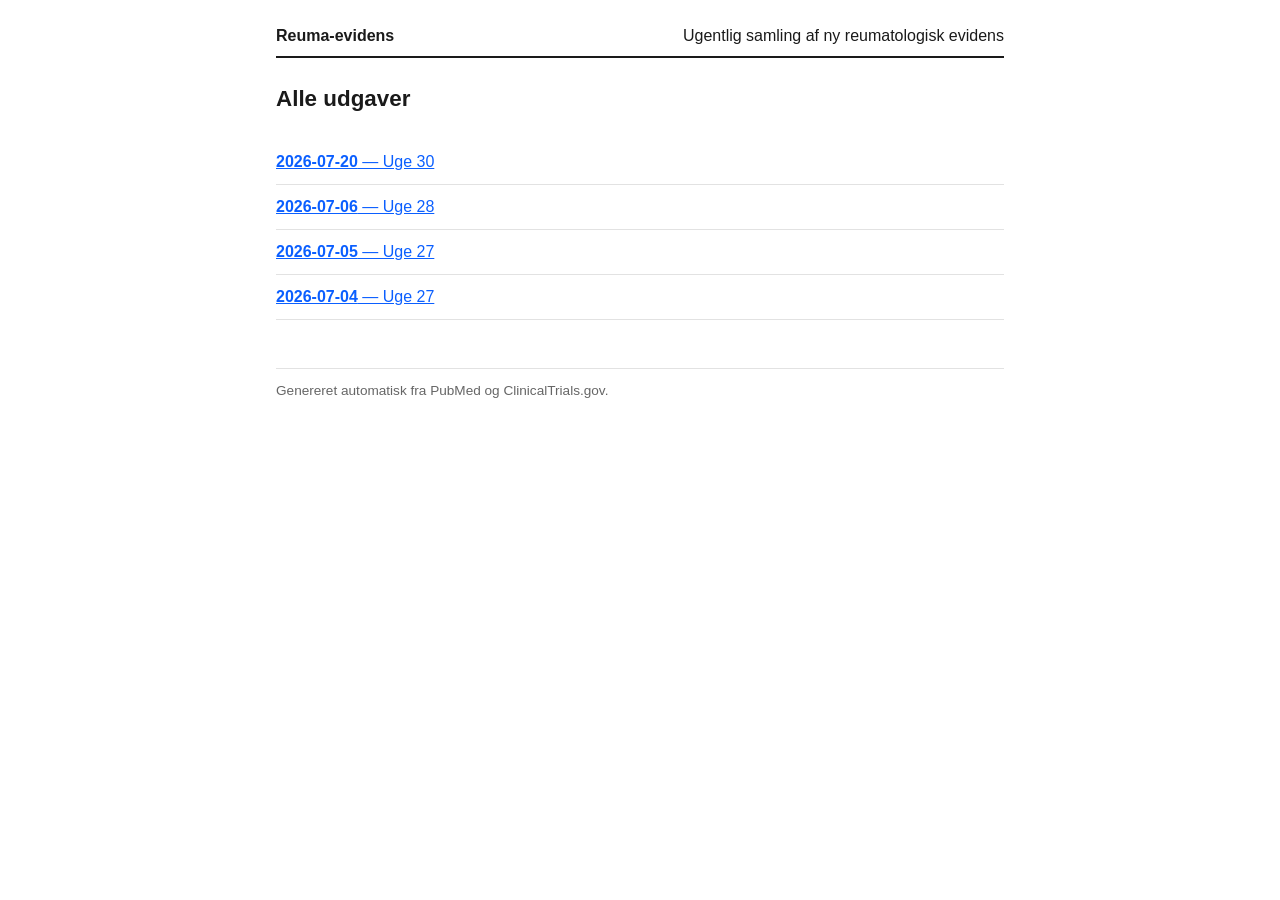
<file: docs/index.html>
<!DOCTYPE html>
<html lang="da">
<head>
<meta charset="UTF-8">
<meta name="viewport" content="width=device-width, initial-scale=1">
<title>Reuma-evidens</title>
<link rel="stylesheet" href="assets/style.css">
</head>
<body>
<header class="site-header">
  <a href="index.html">Reuma-evidens</a>
  <span>Ugentlig samling af ny reumatologisk evidens</span>
</header>
<h1>Alle udgaver</h1>
<ul class="index-list">
  <li><a href="2026-07-20.html"><span class="date">2026-07-20</span> — Uge 30</a></li>
  <li><a href="2026-07-06.html"><span class="date">2026-07-06</span> — Uge 28</a></li>
  <li><a href="2026-07-05.html"><span class="date">2026-07-05</span> — Uge 27</a></li>
  <li><a href="2026-07-04.html"><span class="date">2026-07-04</span> — Uge 27</a></li>
</ul>
<footer class="site-footer">Genereret automatisk fra PubMed og ClinicalTrials.gov.</footer>
</body>
</html>
</file>
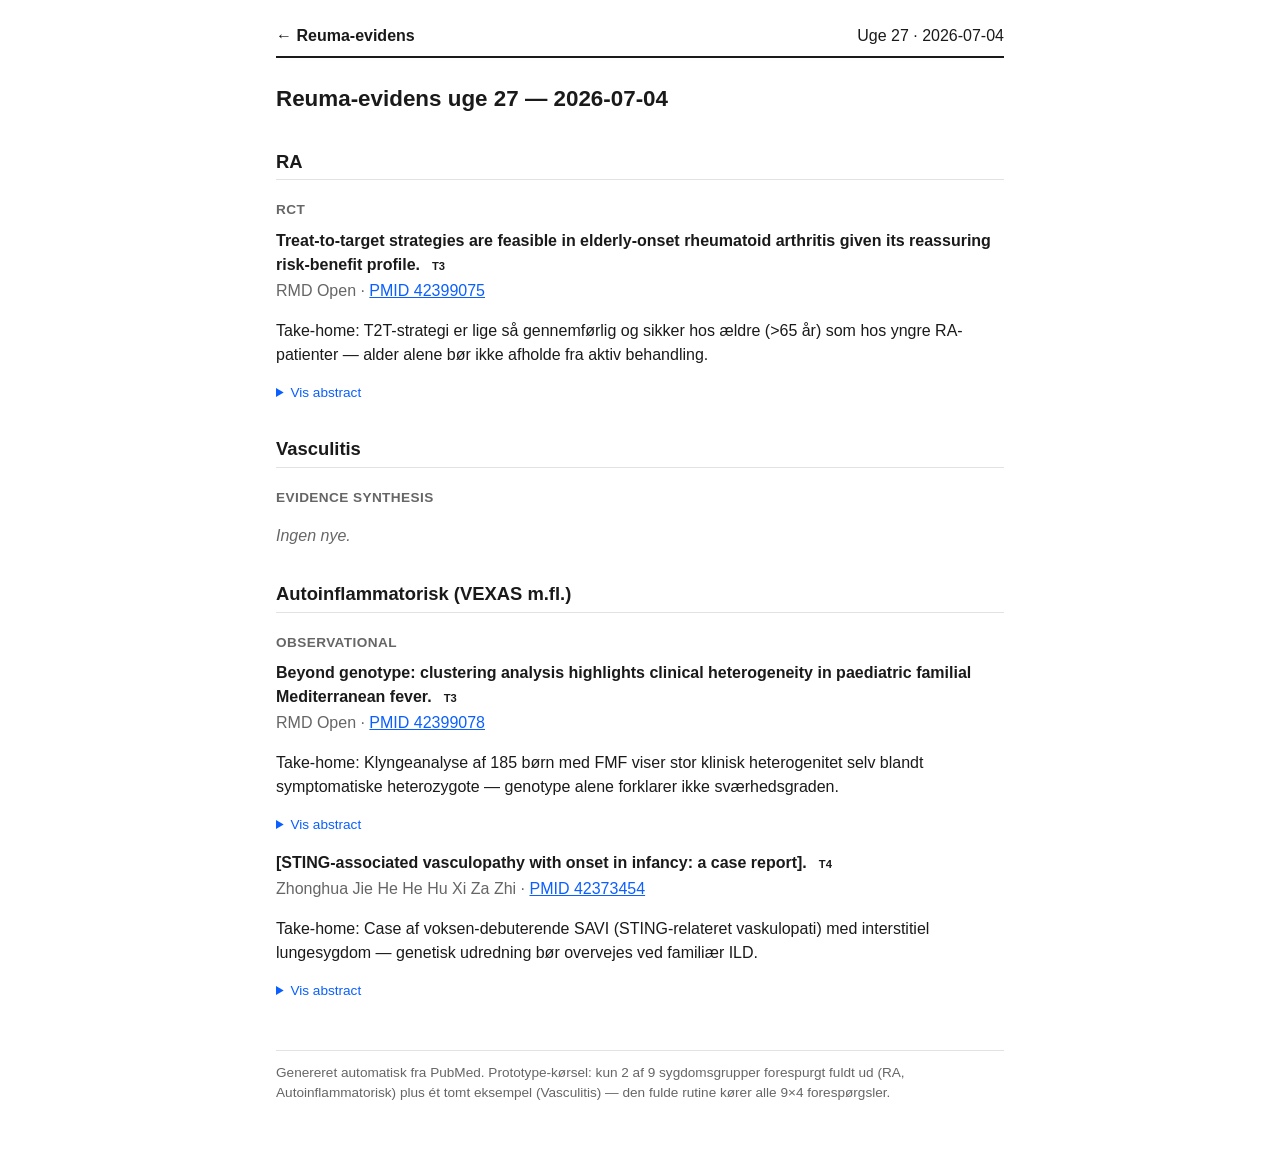
<file: docs/2026-07-04.html>
<!DOCTYPE html>
<html lang="da">
<head>
<meta charset="UTF-8">
<meta name="viewport" content="width=device-width, initial-scale=1">
<title>Reuma-evidens uge 27 — 2026-07-04</title>
<link rel="stylesheet" href="assets/style.css">
</head>
<body>
<header class="site-header">
  <a href="index.html">← Reuma-evidens</a>
  <span>Uge 27 · 2026-07-04</span>
</header>
<h1>Reuma-evidens uge 27 — 2026-07-04</h1>

<h2>RA</h2>
<h3>RCT</h3>
<div class="item">
  <p class="title">Treat-to-target strategies are feasible in elderly-onset rheumatoid arthritis given its reassuring risk-benefit profile.<span class="tier-badge">T3</span></p>
  <p class="meta">RMD Open · <a href="https://pubmed.ncbi.nlm.nih.gov/42399075/">PMID 42399075</a></p>
  <p class="takehome">Take-home: T2T-strategi er lige så gennemførlig og sikker hos ældre (&gt;65 år) som hos yngre RA-patienter — alder alene bør ikke afholde fra aktiv behandling.</p>
  <details class="abstract-toggle">
    <summary>Vis abstract</summary>
    <p class="abstract-full">To compare 2-year pharmacotherapy needs and adverse events (AEs) profiles between patients with elderly-onset rheumatoid arthritis (EORA) and young-onset RA (YORA) under a treat-to-target (T2T) strategy with a fixed medication protocol. Data from the treatment in the Rotterdam Early Arthritis cohort trial, a multicentre randomised controlled study, were analysed. Patients with RA (1987/2010 criteria) were classified as EORA (&gt;65 years) or YORA (18-65 years). Disease Activity Score based on 44 swollen and 53 tender joint counts (DAS44) trajectories, active disease and sustained remission were assessed using mixed-effects models. Protocol-guided disease-modifying antirheumatic drug (DMARD) and glucocorticoid (GC) use, difficult-to-treat (D2T) RA prevalence and AEs were evaluated descriptively. Among 425 patients with RA, 98 (23%) had EORA (mean age 73, SD 5) and 327 (77%) had YORA (mean age 48, SD 11). Patients with EORA were more often male (50% vs 28%) and had more comorbidities (76% vs 49%). DAS44 trajectories were similar, but EORA had less often active disease and more often sustained remission. bDMARD initiation rate was lower and slower in EORA than YORA. First bDMARD survival and GC use were comparable. D2T-RA was rare and treatment adjustments due to AEs were similar. A T2T approach is feasible and effective in EORA, given its reassuring risk-benefit profile, while recognising the need for individualised management.</p>
  </details>
</div>

<h2>Vasculitis</h2>
<h3>Evidence synthesis</h3>
<p class="empty-note">Ingen nye.</p>

<h2>Autoinflammatorisk (VEXAS m.fl.)</h2>
<h3>Observational</h3>
<div class="item">
  <p class="title">Beyond genotype: clustering analysis highlights clinical heterogeneity in paediatric familial Mediterranean fever.<span class="tier-badge">T3</span></p>
  <p class="meta">RMD Open · <a href="https://pubmed.ncbi.nlm.nih.gov/42399078/">PMID 42399078</a></p>
  <p class="takehome">Take-home: Klyngeanalyse af 185 børn med FMF viser stor klinisk heterogenitet selv blandt symptomatiske heterozygote — genotype alene forklarer ikke sværhedsgraden.</p>
  <details class="abstract-toggle">
    <summary>Vis abstract</summary>
    <p class="abstract-full">Familial Mediterranean fever (FMF) is an autoinflammatory disease caused by mutations in the MEFV gene. Despite therapeutic advances with colchicine and interleukin-1 (IL-1) inhibitors, FMF shows marked interindividual variability, including among symptomatic heterozygotes, challenging genotype-phenotype correlations. We conducted a monocentric retrospective study including 185 paediatric patients diagnosed with FMF between 2004 and 2025 according to Eurofever criteria. Patients were stratified as genetically confirmed FMF (homozygous, compound heterozygous) or symptomatic heterozygotes. The median age at onset was 2.5 years and the median diagnostic delay was 24 months. Ninety-three (50%) patients were symptomatic heterozygotes. Compared with genetically confirmed FMF, heterozygotes had milder disease, lower colchicine doses and less frequent IL-1 inhibitor use. Cluster analysis identified five distinct subgroups, ranging from asymptomatic or mild heterozygotes without treatment to early-onset homozygous patients with severe disease requiring higher-dose colchicine and IL-1 inhibitors. Severe phenotypes were enriched in female patients with early-onset M694V homozygosity. These findings highlight the value of multidimensional approaches to better characterise disease heterogeneity.</p>
  </details>
</div>
<div class="item">
  <p class="title">[STING-associated vasculopathy with onset in infancy: a case report].<span class="tier-badge">T4</span></p>
  <p class="meta">Zhonghua Jie He He Hu Xi Za Zhi · <a href="https://pubmed.ncbi.nlm.nih.gov/42373454/">PMID 42373454</a></p>
  <p class="takehome">Take-home: Case af voksen-debuterende SAVI (STING-relateret vaskulopati) med interstitiel lungesygdom — genetisk udredning bør overvejes ved familiær ILD.</p>
  <details class="abstract-toggle">
    <summary>Vis abstract</summary>
    <p class="abstract-full">STING-associated vasculopathy with onset in infancy (SAVI) is an autoinflammatory disease caused by mutations in the gene encoding STING. It typically presents in infancy and is mainly characterized by interstitial lung disease, skin rash, and systemic inflammation. This report presents a case of adult-onset SAVI: a 28-year-old male patient was admitted with recurrent cough, expectoration, chest tightness with shortness of breath and erythematous rashes. CT revealed bilateral diffuse fine reticular opacities with focal honeycombing. Family history revealed the patient's mother had been diagnosed with interstitial lung disease. Whole-exome sequencing identified a heterozygous STING1 mutation, establishing the diagnosis of SAVI. During one year of follow-up, the patient underwent lung transplantation and had since received long-term immunosuppressive therapy for rejection prophylaxis.</p>
  </details>
</div>

<footer class="site-footer">Genereret automatisk fra PubMed. Prototype-kørsel: kun 2 af 9 sygdomsgrupper forespurgt fuldt ud (RA, Autoinflammatorisk) plus ét tomt eksempel (Vasculitis) — den fulde rutine kører alle 9×4 forespørgsler.</footer>
</body>
</html>
</file>
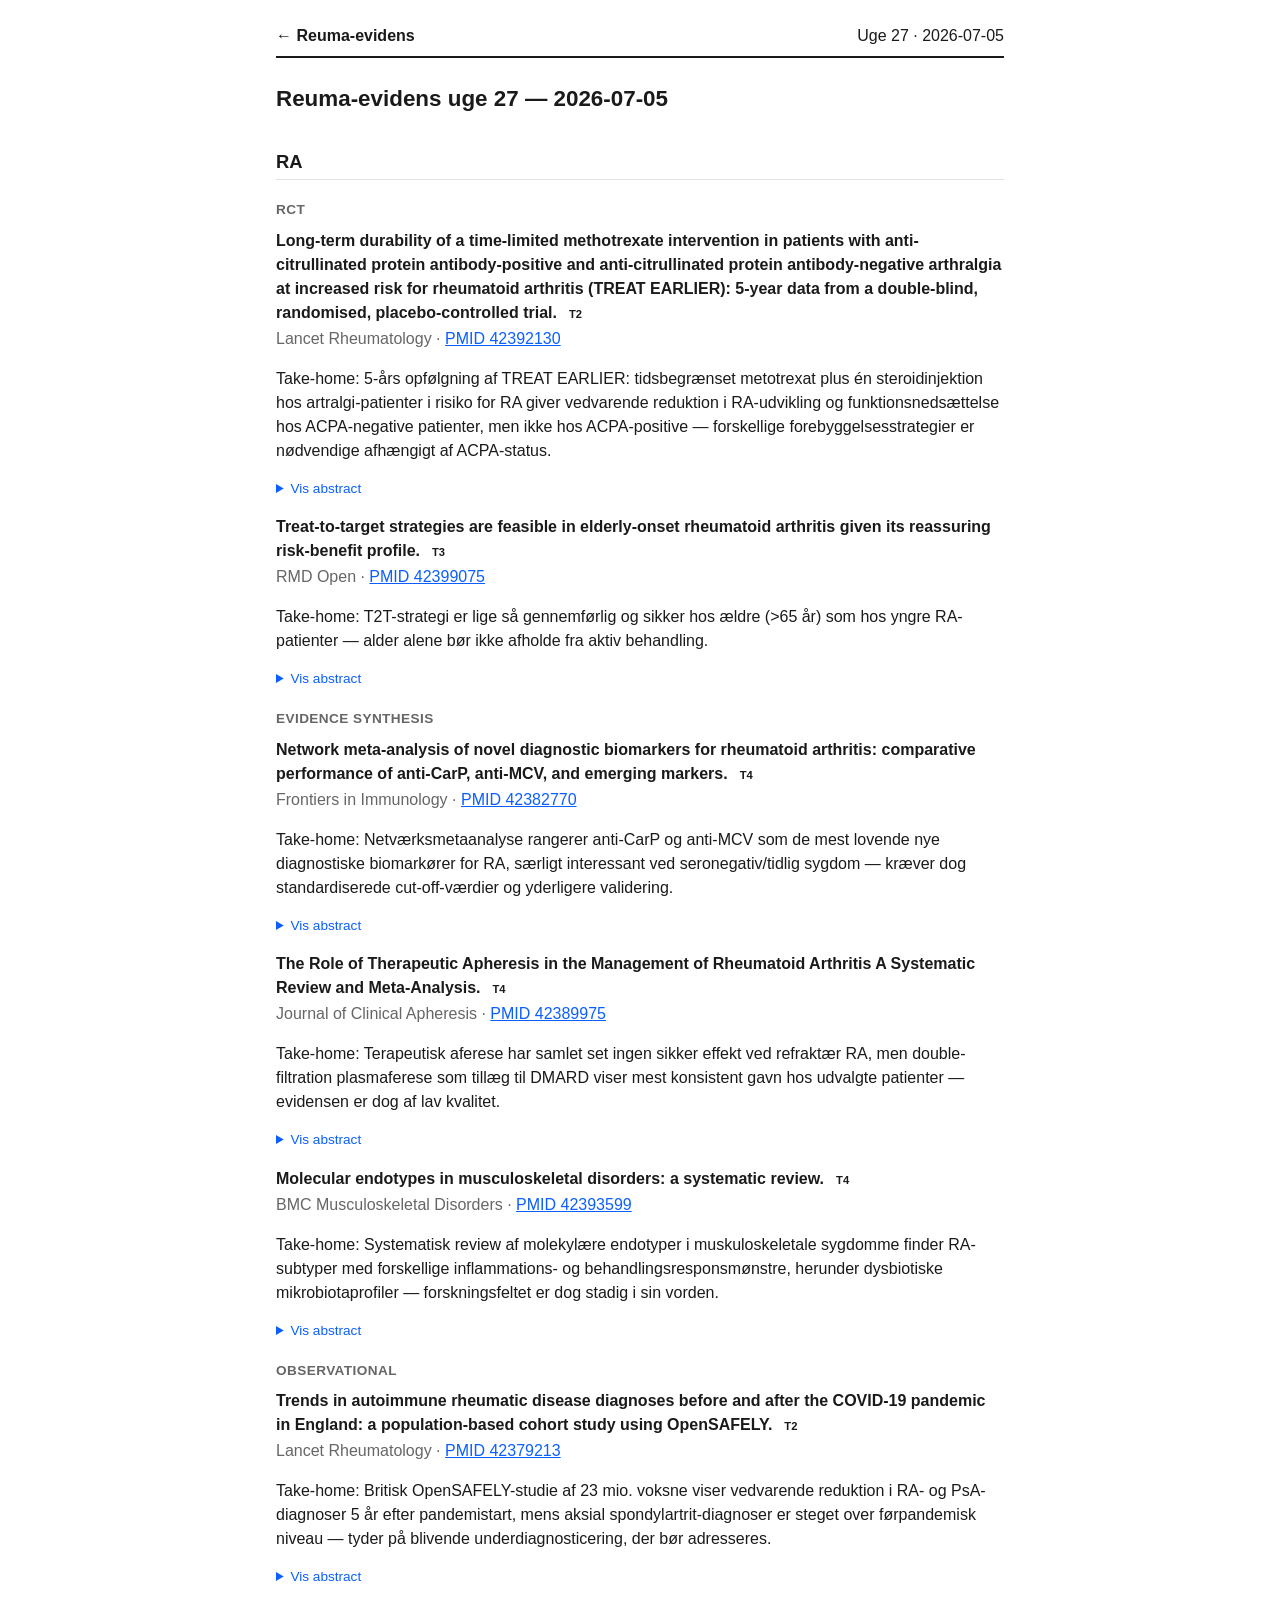
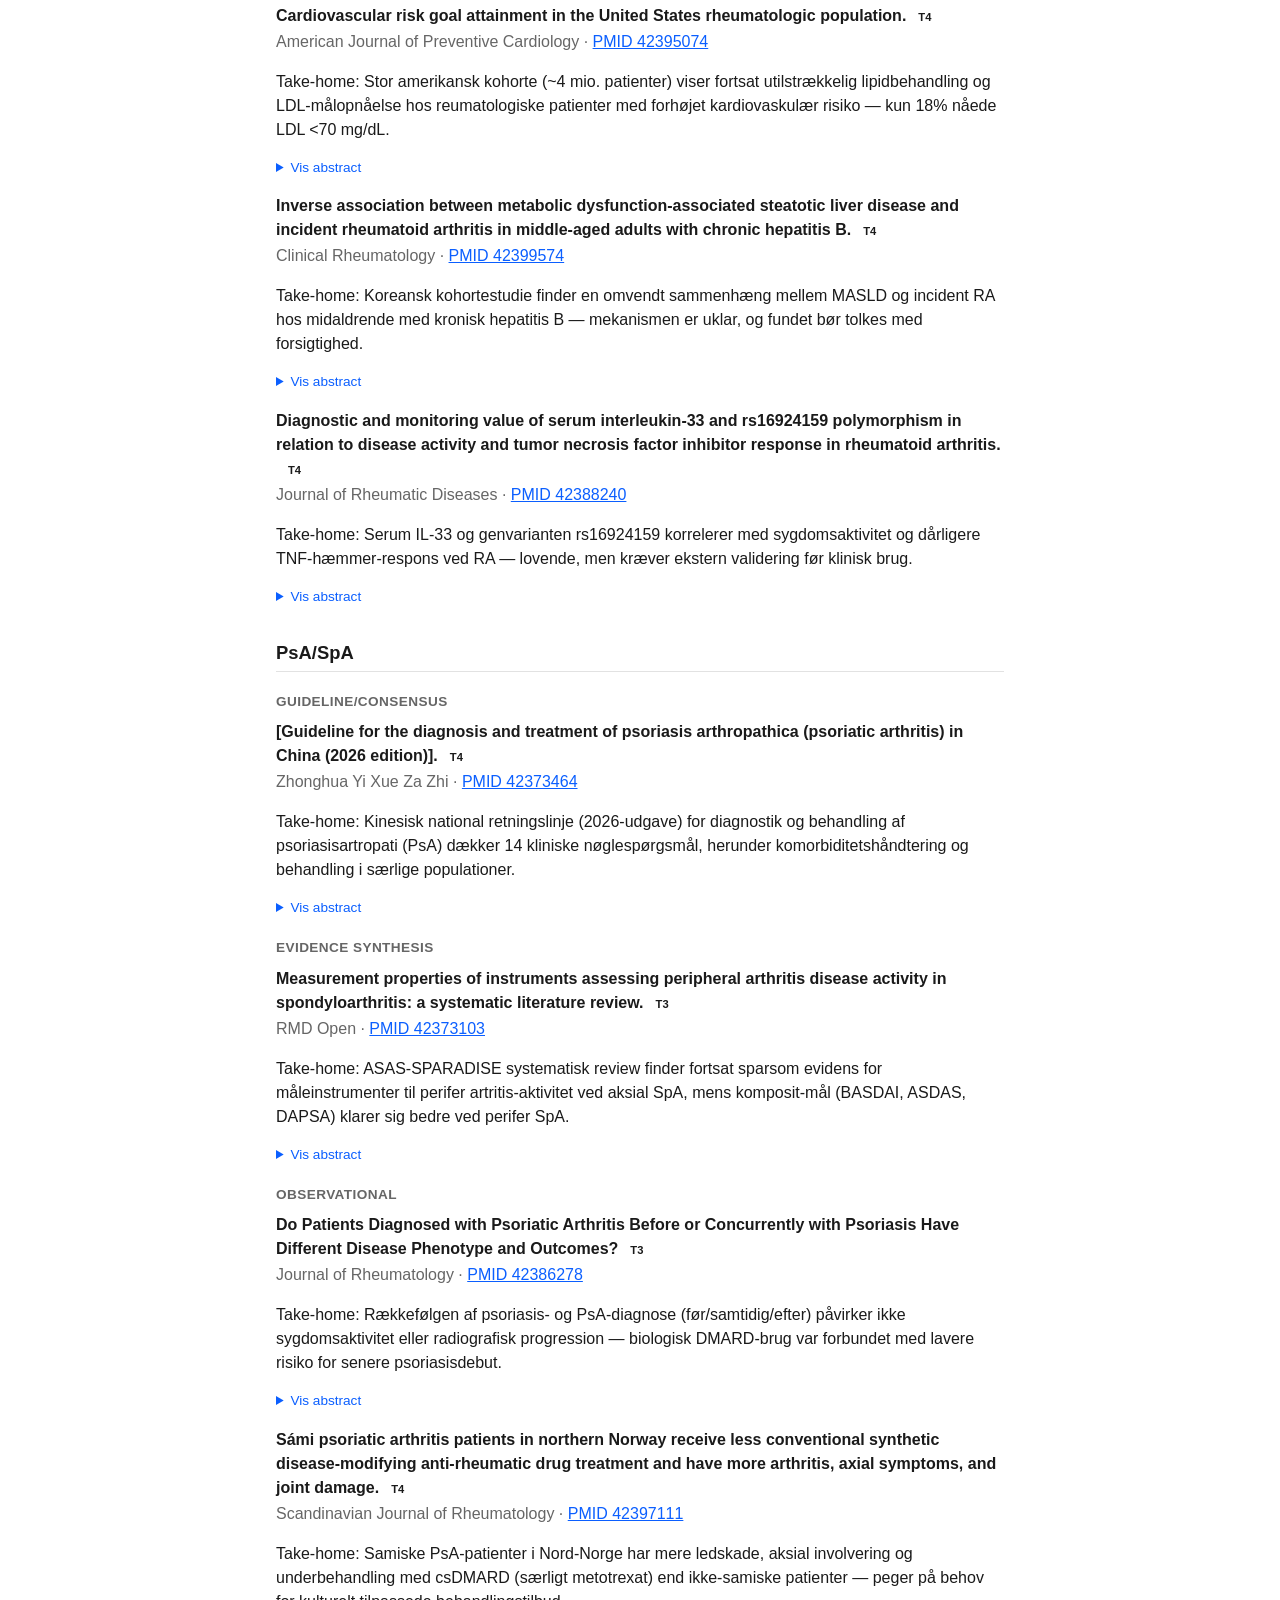
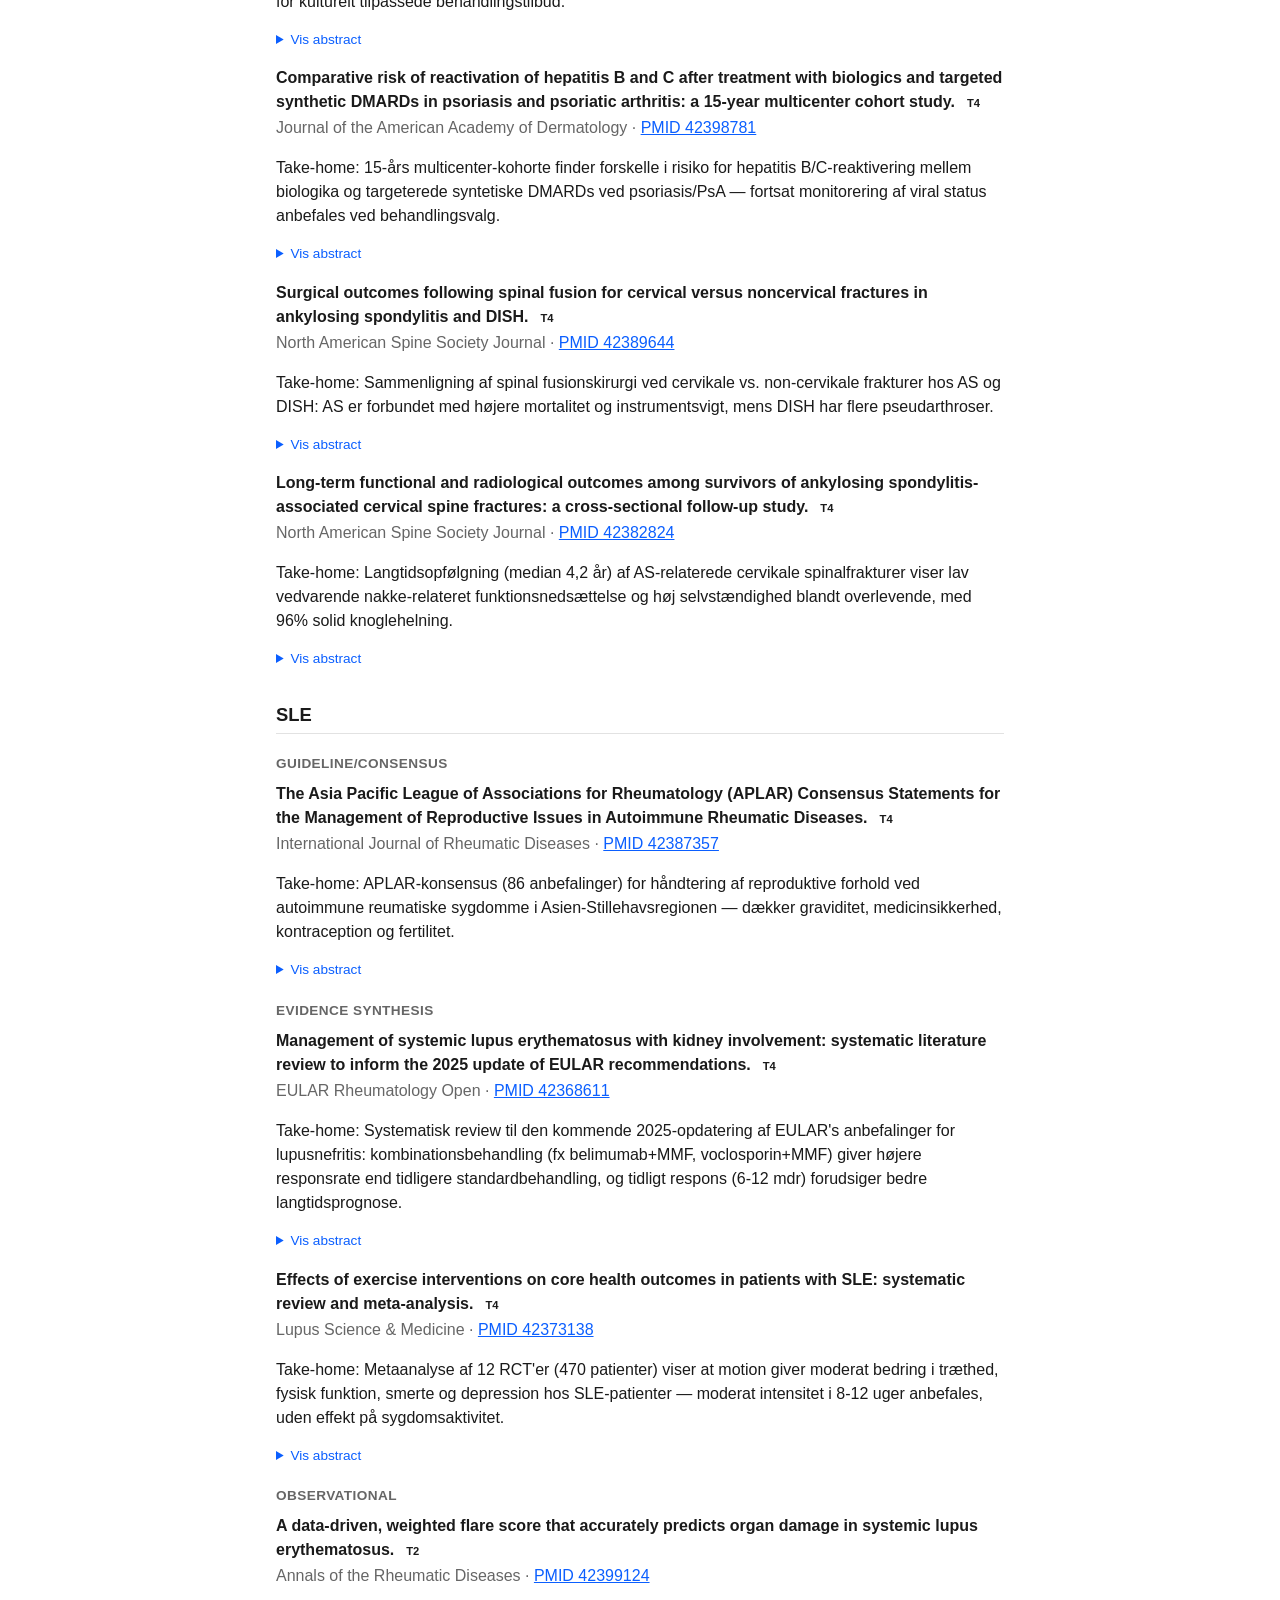
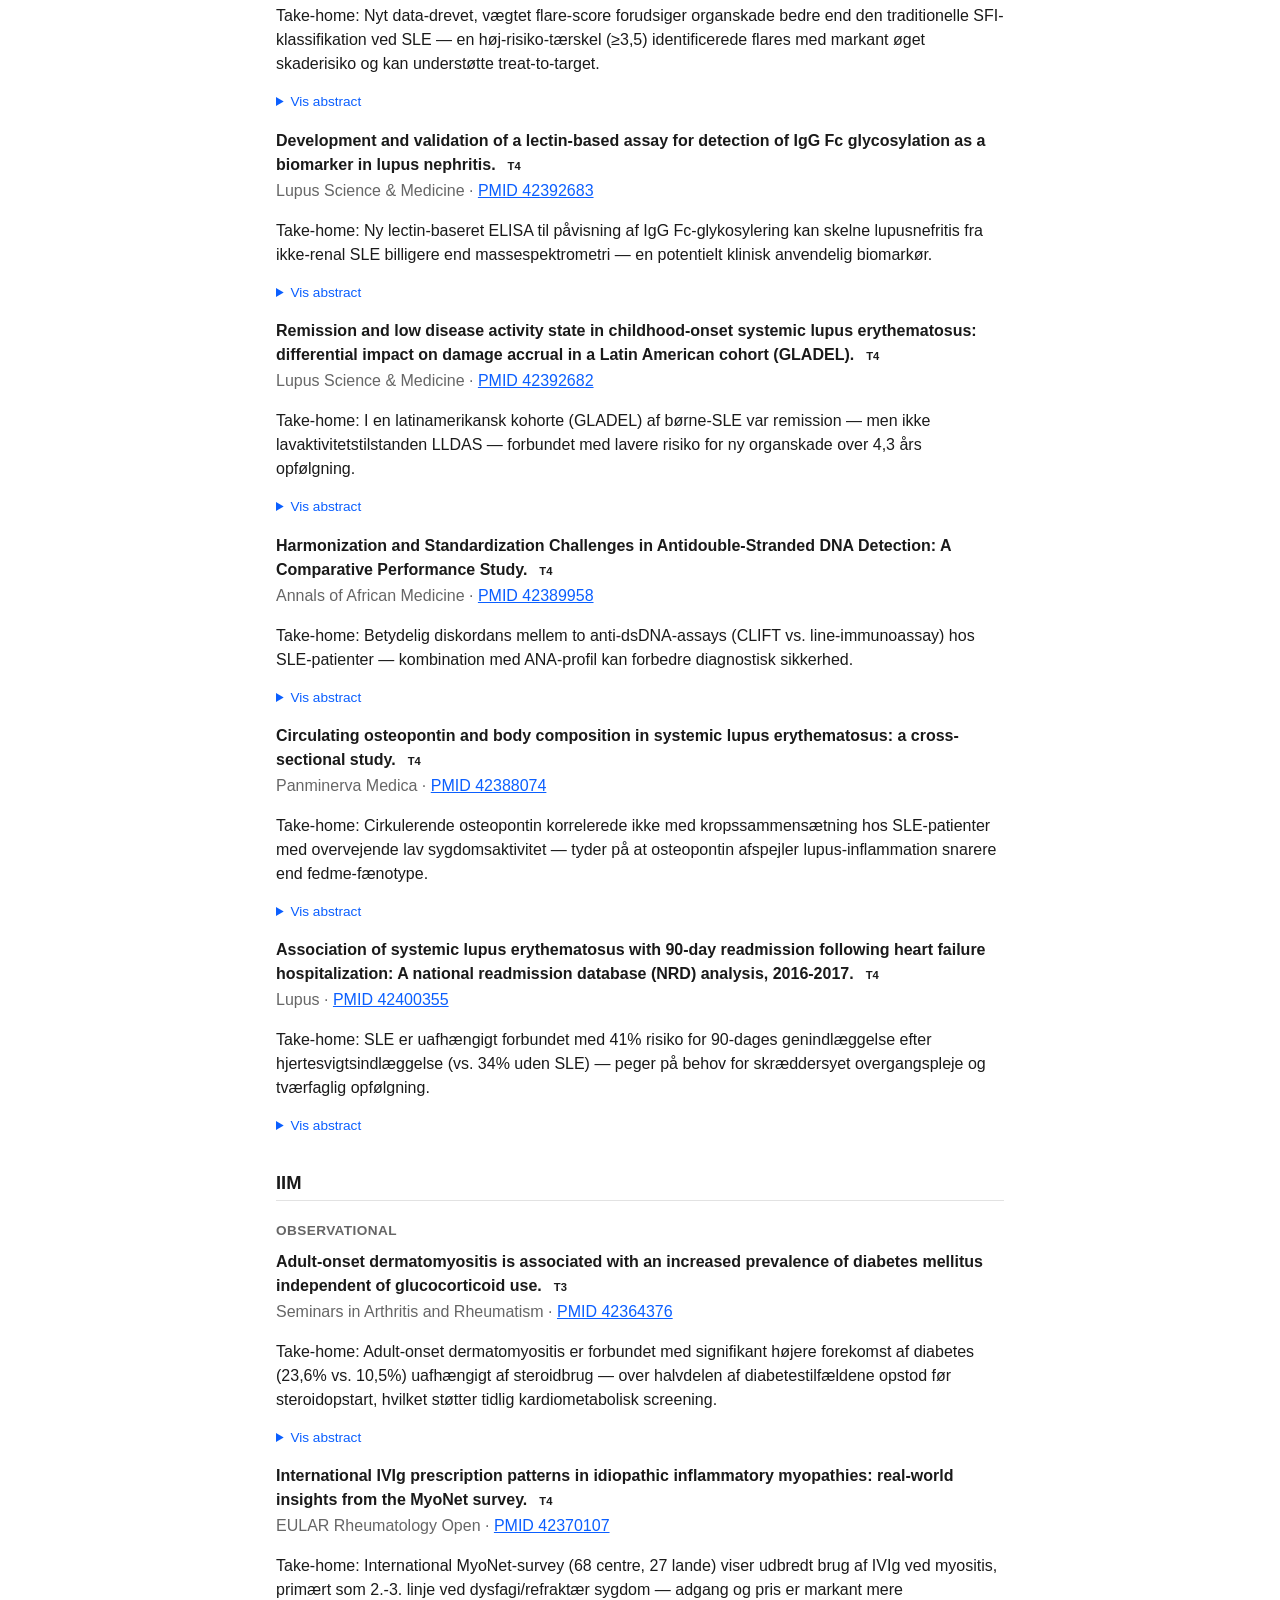
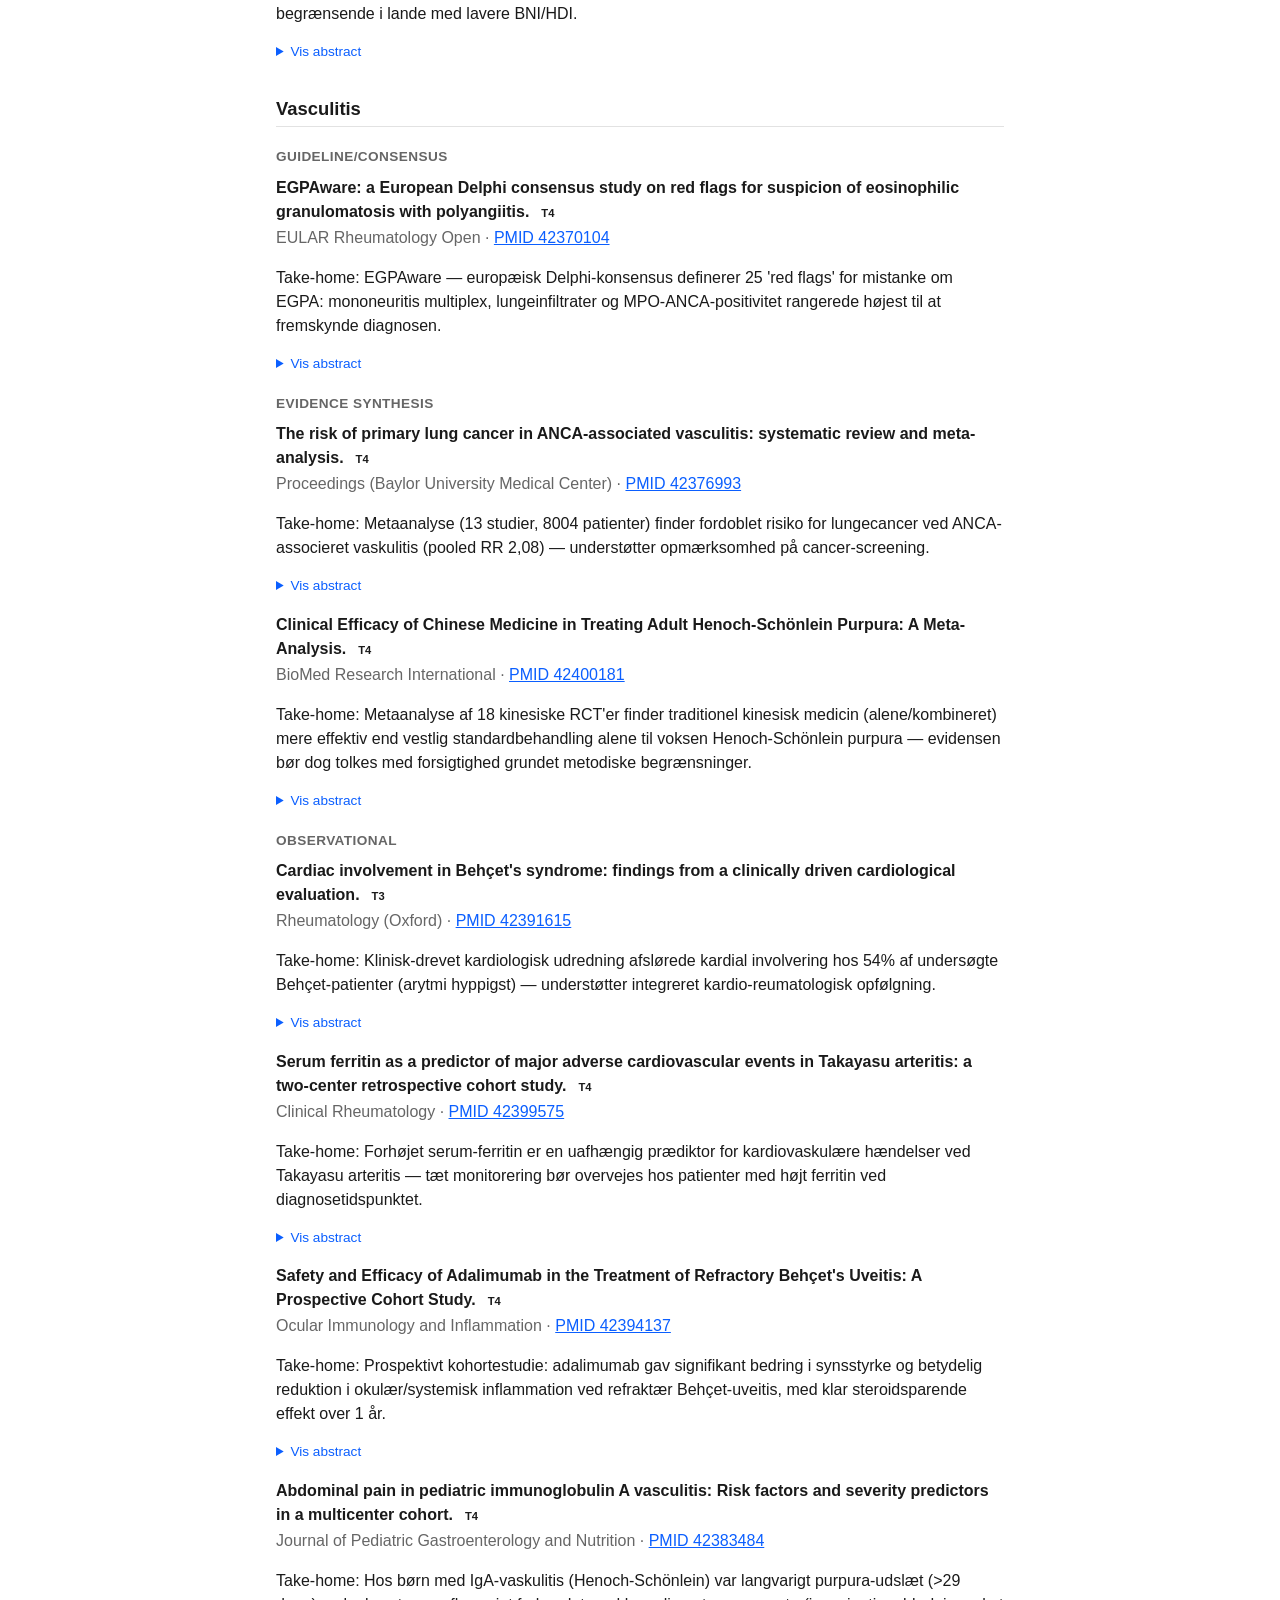
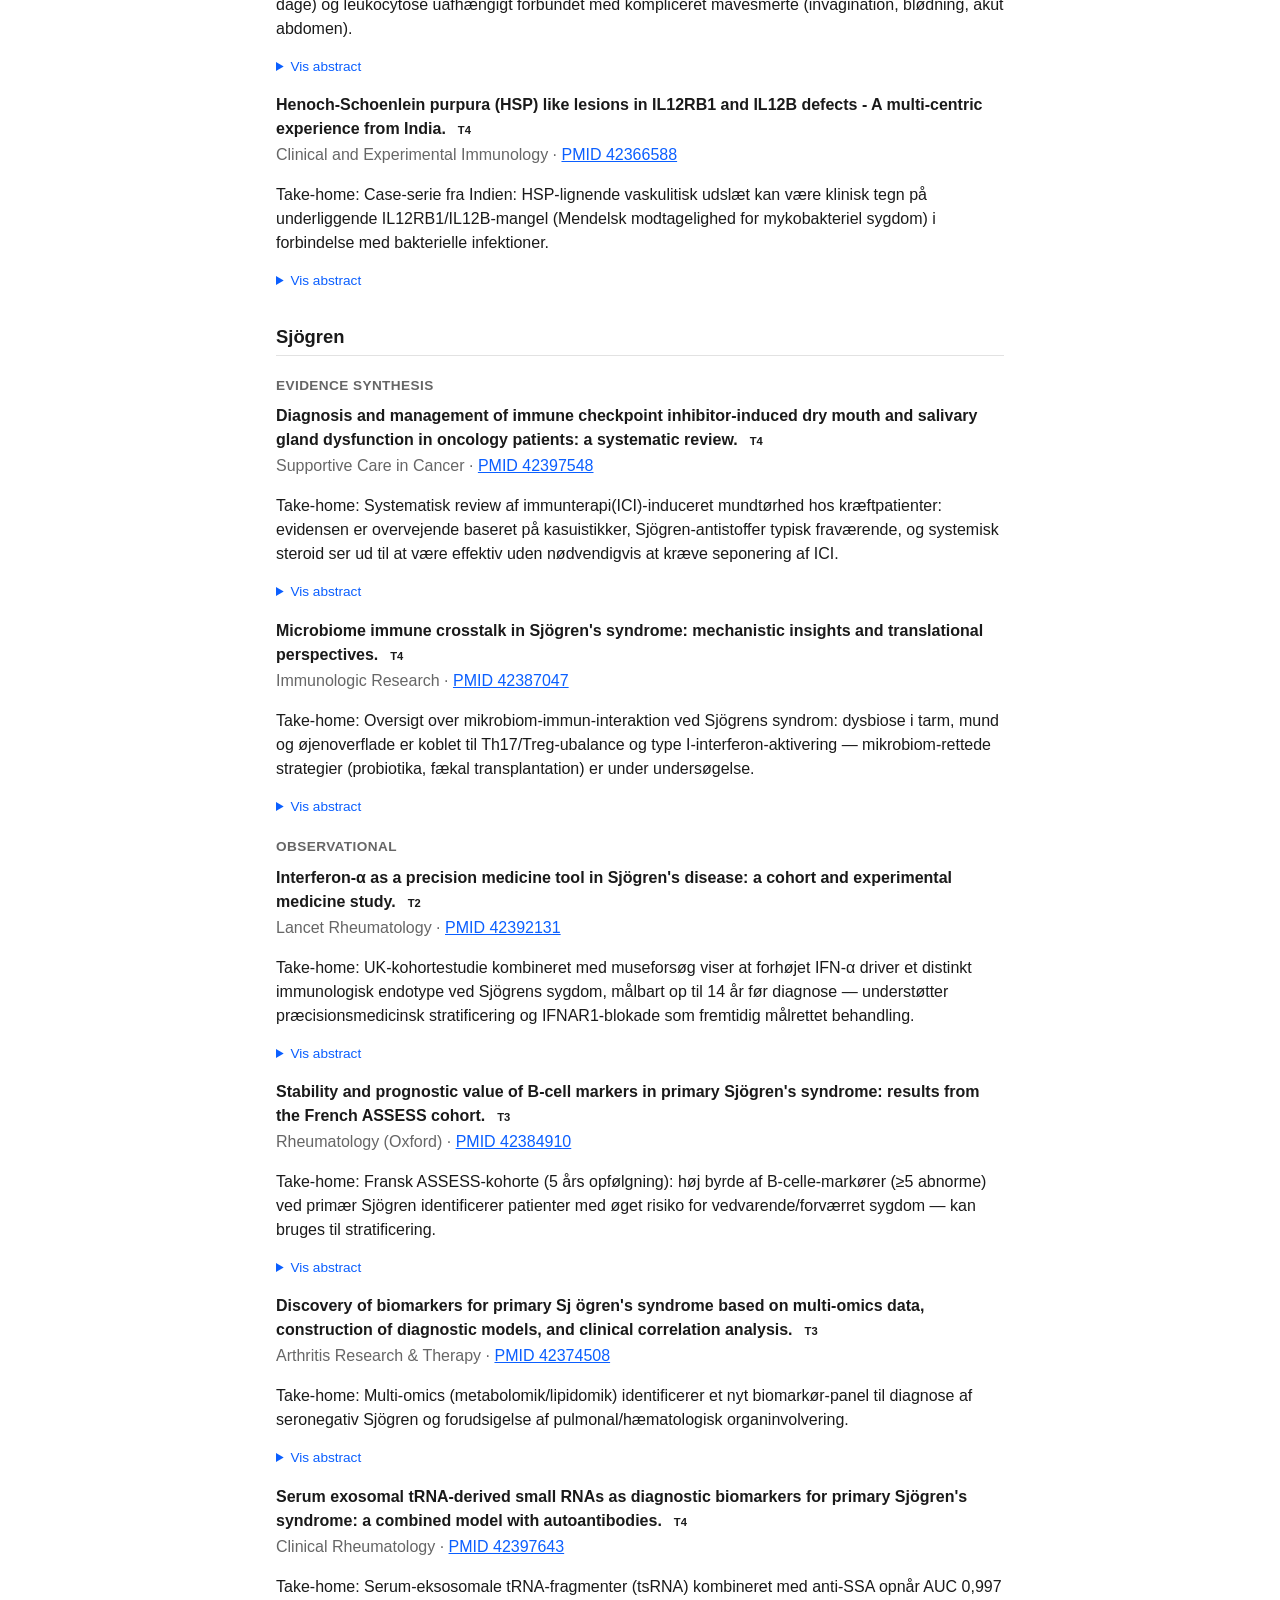
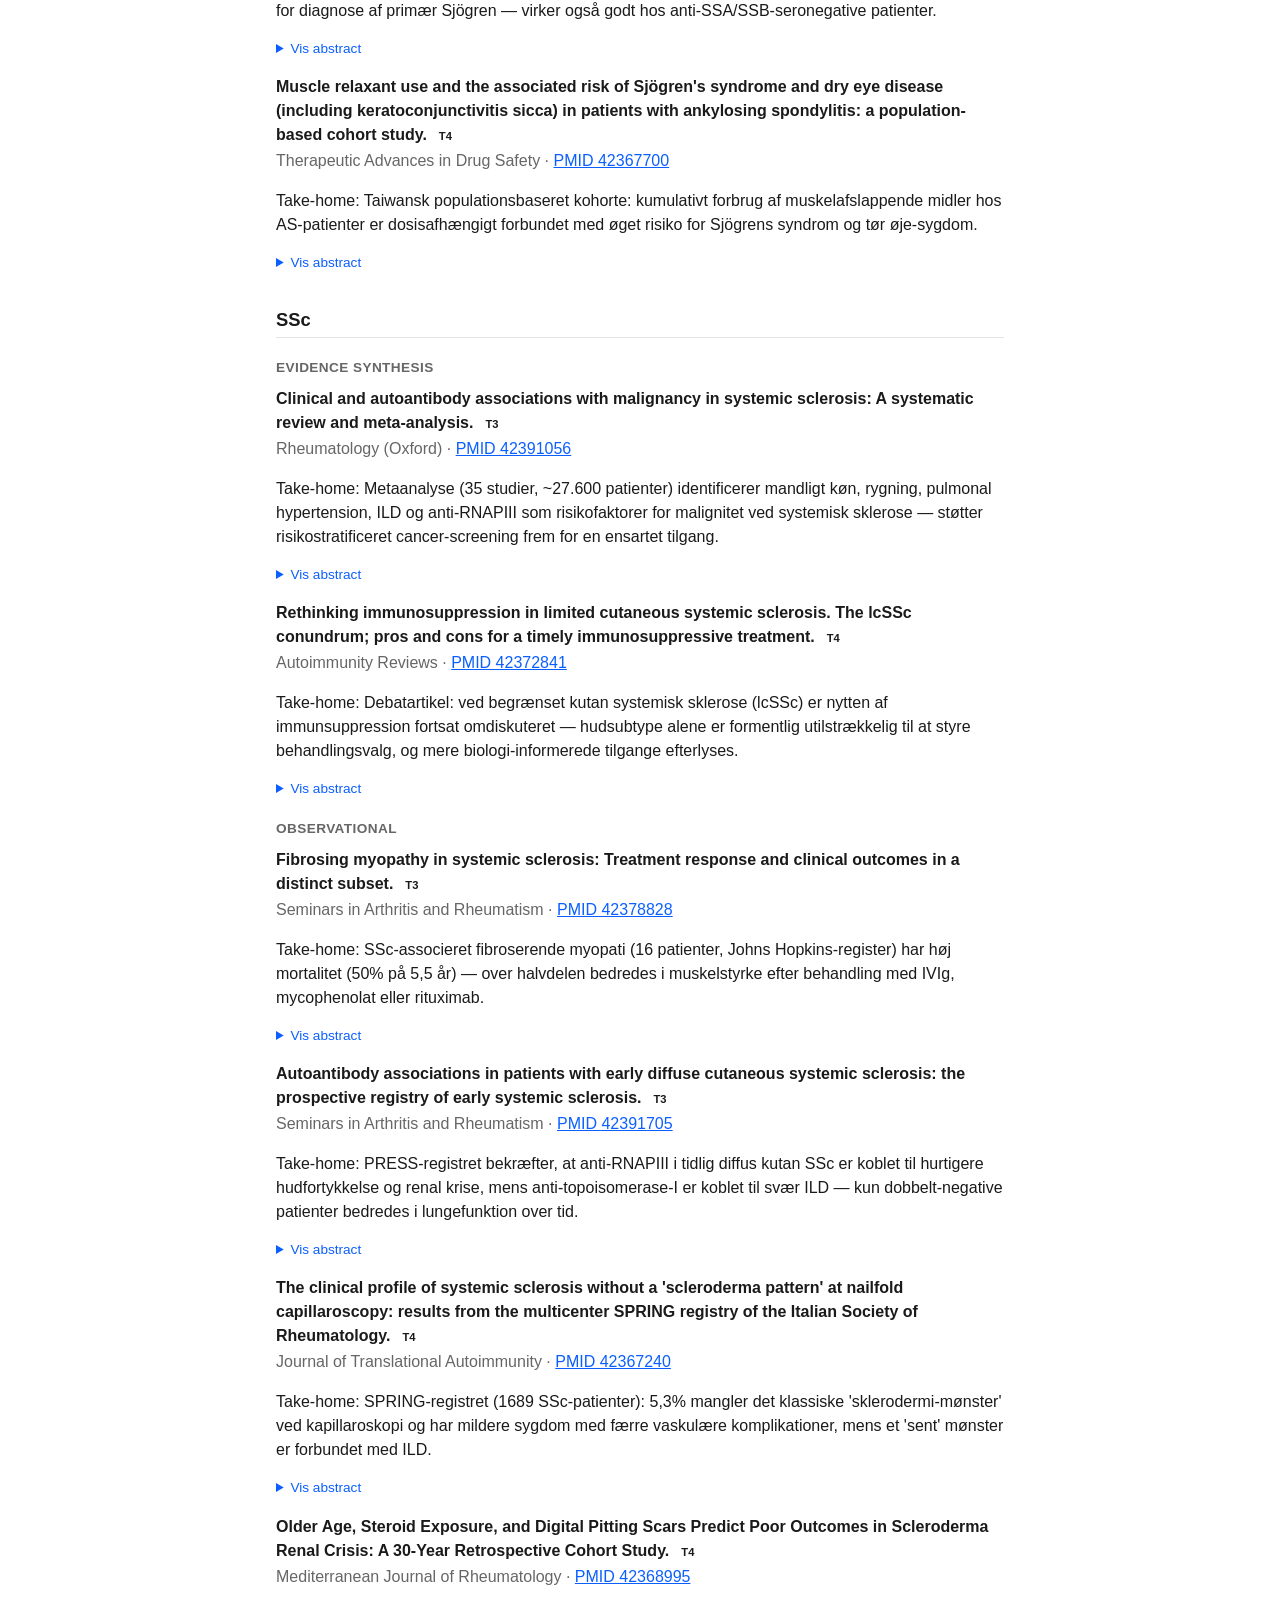
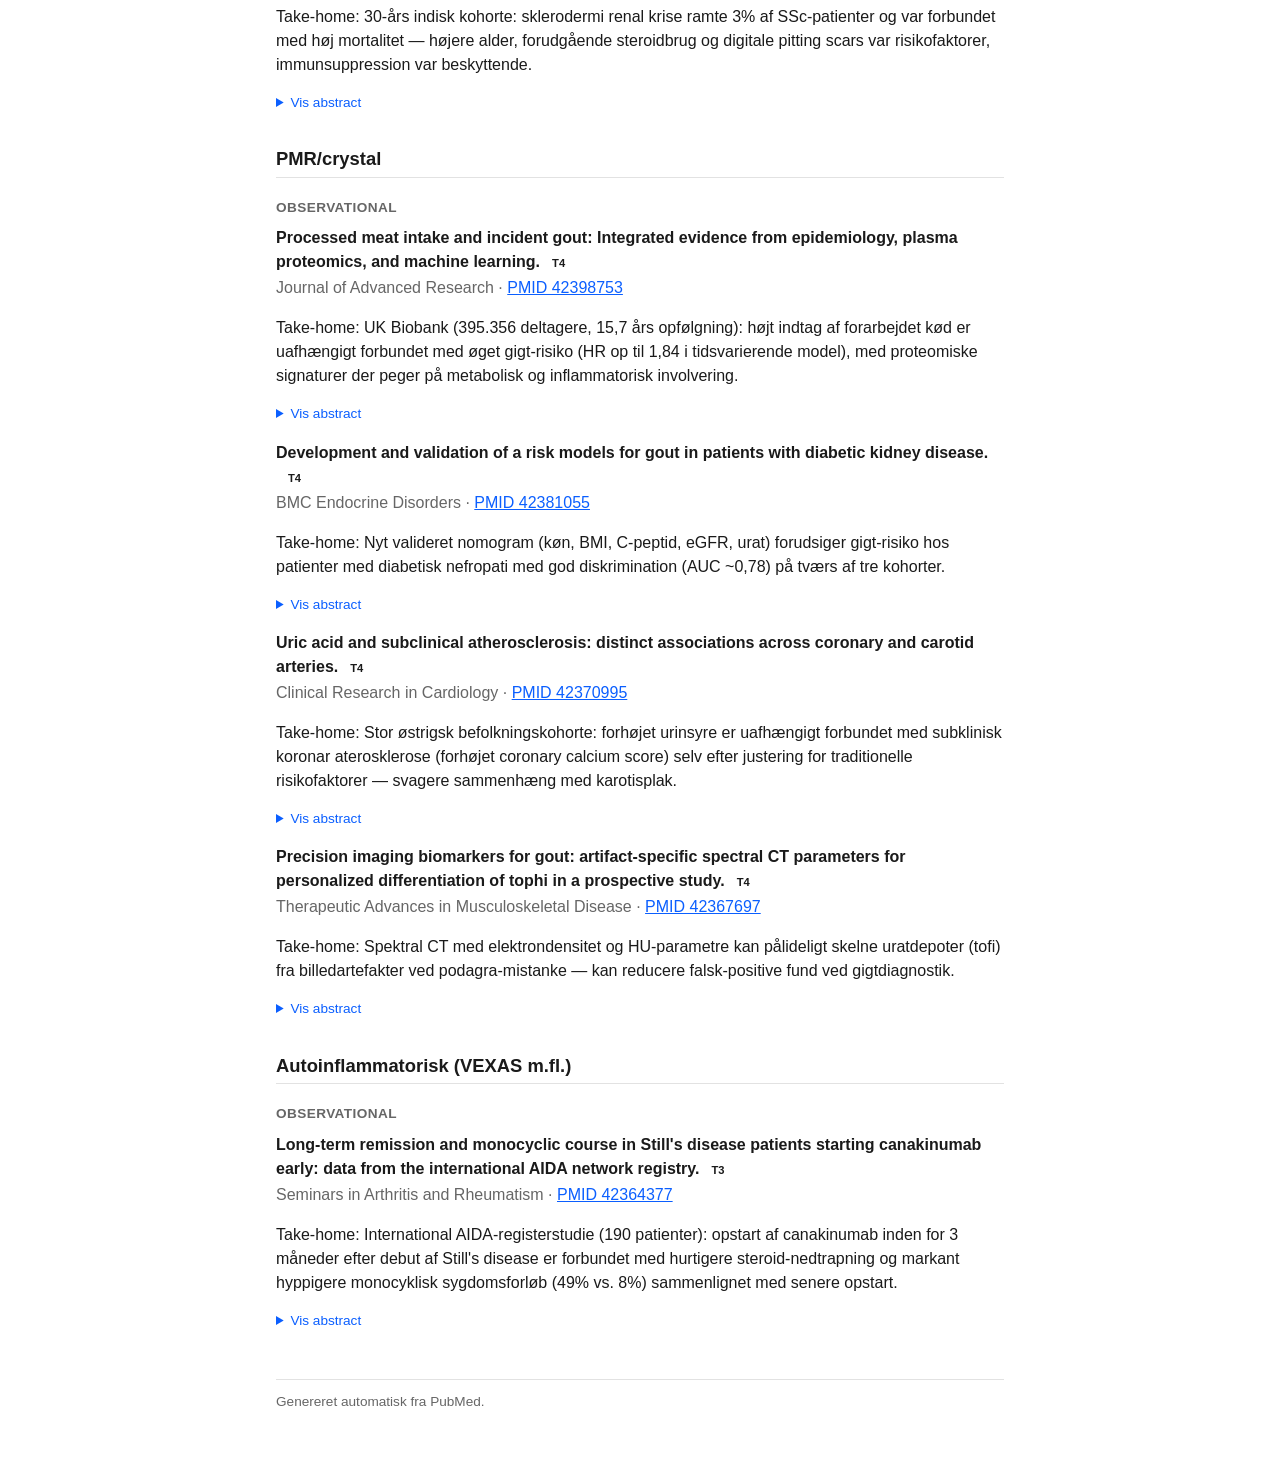
<file: docs/2026-07-05.html>
<!DOCTYPE html>
<html lang="da">
<head>
<meta charset="UTF-8">
<meta name="viewport" content="width=device-width, initial-scale=1">
<title>Reuma-evidens uge 27 — 2026-07-05</title>
<link rel="stylesheet" href="assets/style.css">
</head>
<body>
<header class="site-header">
  <a href="index.html">← Reuma-evidens</a>
  <span>Uge 27 · 2026-07-05</span>
</header>
<h1>Reuma-evidens uge 27 — 2026-07-05</h1>

<h2>RA</h2>
<h3>RCT</h3>
<div class="item">
  <p class="title">Long-term durability of a time-limited methotrexate intervention in patients with anti-citrullinated protein antibody-positive and anti-citrullinated protein antibody-negative arthralgia at increased risk for rheumatoid arthritis (TREAT EARLIER): 5-year data from a double-blind, randomised, placebo-controlled trial.<span class="tier-badge">T2</span></p>
  <p class="meta">Lancet Rheumatology · <a href="https://pubmed.ncbi.nlm.nih.gov/42392130/">PMID 42392130</a></p>
  <p class="takehome">Take-home: 5-års opfølgning af TREAT EARLIER: tidsbegrænset metotrexat plus én steroidinjektion hos artralgi-patienter i risiko for RA giver vedvarende reduktion i RA-udvikling og funktionsnedsættelse hos ACPA-negative patienter, men ikke hos ACPA-positive — forskellige forebyggelsesstrategier er nødvendige afhængigt af ACPA-status.</p>
  <details class="abstract-toggle">
    <summary>Vis abstract</summary>
    <p class="abstract-full">The TREAT EARLIER trial showed that a time-limited intervention with 12 months of methotrexate in individuals with arthralgia at risk of rheumatoid arthritis improved inflammatory burden but did not prevent rheumatoid arthritis after 2 years. Long-term follow-up is needed to assess the durability of the effects. In addition, heterogeneity in pathophysiological subtype (with or without anti-citrullinated protein antibodies [ACPA]) and disease risk was not considered in the 2-year analysis. Therefore, we investigated the long-term effect of methotrexate in reducing disease burden and progression to rheumatoid arthritis in ACPA-positive and ACPA-negative individuals at increased risk of rheumatoid arthritis.

The TREAT EARLIER trial was a randomised, placebo-controlled trial of participants aged 18 years or older, with clinically suspect arthralgia and subclinical joint inflammation. Participants were recruited from 13 rheumatology outpatient clinics in the Netherlands and randomly assigned (1:1) to a single intramuscular glucocorticoid injection (methylprednisolone 120 mg) followed by a 1-year course of methotrexate (up to 25 mg/week), or placebo (single injection and tablets for 1 year). Participants and investigators were masked to group assignment for at least 2 years. Follow-up continued for 5 years. The two primary endpoints in this 5-year follow-up analysis were disease burden (physical disability) and development of rheumatoid arthritis, assessed on an intention-to-treat basis. Patients were stratified for ACPA; only those at increased predicted risk (&gt;10%) were included in the 5-year analysis. People with lived experience of clinically suspect arthralgia or rheumatoid arthritis were involved in the study design. This trial is registered with EudraCT (2014-004472-35) and the Netherlands Trial Register (NTR4853-trial-NL4599), and is complete.

Between April 16, 2015, and Sept 11, 2019, we enrolled 236 participants; 119 were assigned to active treatment and 117 to placebo. 215 (91%) participants completed the 5-year follow-up. 120 participants at increased predicted risk of rheumatoid arthritis were analysed at 5 years, of whom 66 (55%) were ACPA-negative and 54 (45%) were ACPA-positive. Mean age was 48 (SD 12) years, 72 (60%) of 120 participants were female, and 48 (40%) were male. Over 5 years, ACPA-negative participants in the active treatment group (n=35) had sustained improvement in physical disability compared with ACPA-negative participants in the placebo group (n=31; mean difference in Health Assessment Questionnaire disability index [HAQ] -0·16 [95% CI -0·29 to -0·04], p=0·0082) whereas, in ACPA-positive participants, the previously reported benefit in physical disability at 2 years in the treatment group versus placebo group was not sustained (-0·12 [-0·26 to 0·03], p=0·12). Three (9%) of 35 ACPA-negative participants in the treatment group developed rheumatoid arthritis compared with ten (32%) of 31 in the placebo group over 5 years (hazard ratio [HR] 0·24 [95% CI 0·07 to 0·87], p=0·018), corresponding to a number needed to treat of four. In ACPA-positive participants, 18 (58%) of 31 in the treatment group developed rheumatoid arthritis versus 15 (65%) of 23 in the placebo group (HR 0·75 [0·38-1·49], p=0·41). In the full trial cohort of 236 participants, physical disability in the treatment group improved durably over 5 years compared with the placebo group (mean difference in HAQ -0·06 [95% CI -0·14 to -0·05], p=0·048), though development of rheumatoid arthritis was not prevented, with 26 (22%) of 119 participants developing rheumatoid arthritis in the treatment group and 31 (27%) of 117 in the placebo group (HR 0·79 [95% CI 0·47 to 1·34], p=0·38).

Secondary prevention with a single intramuscular glucocorticoid injection and 1 year of methotrexate has different long-term effects on developing rheumatoid arthritis in ACPA-positive participants and in ACPA-negative participants. ACPA-negative participants had a long-term reduction in inflammatory disease burden and development of rheumatoid arthritis whereas there was no sustained improvement with ACPA-positive participants. These results imply that different treatment strategies are needed for ACPA-positive and ACPA-negative individuals with arthralgia who are at risk of rheumatoid arthritis.

Dutch Research Council (NWO), Dutch Arthritis Society.</p>
  </details>
</div>
<div class="item">
  <p class="title">Treat-to-target strategies are feasible in elderly-onset rheumatoid arthritis given its reassuring risk-benefit profile.<span class="tier-badge">T3</span></p>
  <p class="meta">RMD Open · <a href="https://pubmed.ncbi.nlm.nih.gov/42399075/">PMID 42399075</a></p>
  <p class="takehome">Take-home: T2T-strategi er lige så gennemførlig og sikker hos ældre (&gt;65 år) som hos yngre RA-patienter — alder alene bør ikke afholde fra aktiv behandling.</p>
  <details class="abstract-toggle">
    <summary>Vis abstract</summary>
    <p class="abstract-full">To compare 2-year pharmacotherapy needs and adverse events (AEs) profiles between patients with elderly-onset rheumatoid arthritis (EORA) and young-onset RA (YORA) under a treat-to-target (T2T) strategy with a fixed medication protocol.

Data from the treatment in the Rotterdam Early Arthritis cohort trial, a multicentre randomised controlled study, were analysed. Patients with RA (1987/2010 criteria) were classified as EORA (&gt;65 years) or YORA (18-65 years). Disease Activity Score based on 44 swollen and 53 tender joint counts (DAS44) trajectories, active disease and sustained remission were assessed using mixed-effects models. Protocol-guided disease-modifying antirheumatic drug (DMARD) and glucocorticoid (GC) use, difficult-to-treat (D2T) RA prevalence and AEs were evaluated descriptively. Cox proportional hazards models examined time to first biologic (b)DMARD initiation, bDMARD survival and DMARD-free remission.

Among 425 patients with RA, 98 (23%) had EORA (mean age 73 years, SD 5) and 327 (77%) had YORA (mean age 48 years, SD 11). Patients with EORA were more often male (50% vs 28%) and had more comorbidities (76% vs 49%). DAS44 trajectories were similar (mean difference 0.03, 95% CI -0.13 to 0.18), but EORA had less often active disease (OR 0.8, 95% CI 0.4 to 1.5) and more often sustained remission (OR 1.5, 95% CI 0.6 to 3.4). bDMARD initiation rate was lower and slower in EORA than YORA (28% vs 38%; HR 0.7, 95% CI 0.4 to 1). First bDMARD survival and GC use were comparable. D2T-RA was rare (EORA 2% vs YORA 6%) and treatment adjustments due to AEs were similar (43% vs 47%).

A T2T approach is feasible and effective in EORA, given its reassuring risk-benefit profile, while recognising the need for individualised management.</p>
  </details>
</div>
<h3>Evidence synthesis</h3>
<div class="item">
  <p class="title">Network meta-analysis of novel diagnostic biomarkers for rheumatoid arthritis: comparative performance of anti-CarP, anti-MCV, and emerging markers.<span class="tier-badge">T4</span></p>
  <p class="meta">Frontiers in Immunology · <a href="https://pubmed.ncbi.nlm.nih.gov/42382770/">PMID 42382770</a></p>
  <p class="takehome">Take-home: Netværksmetaanalyse rangerer anti-CarP og anti-MCV som de mest lovende nye diagnostiske biomarkører for RA, særligt interessant ved seronegativ/tidlig sygdom — kræver dog standardiserede cut-off-værdier og yderligere validering.</p>
  <details class="abstract-toggle">
    <summary>Vis abstract</summary>
    <p class="abstract-full">Rheumatoid arthritis (RA) diagnosis remains challenging due to the limitations of conventional biomarkers. This network meta-analysis (NMA) aimed to compare the diagnostic performance of seven novel biomarkers for RA.

We systematically searched EMBASE, PubMed, and Cochrane databases, identifying 1,713 records. Twelve studies met inclusion criteria. Diagnostic accuracy metrics (sensitivity, specificity, log diagnostic odds ratio [lnDOR]) were extracted. A frequentist NMA was performed using the netmeta package in R, with biomarkers ranked via P-scores against the ACR/EULAR RA criteria. Heterogeneity, transitivity, and publication bias were assessed.

Anti-carbamylated protein (Anti-CarP) antibody showed the highest diagnostic efficacy (P-score = 0.80; sensitivity 62 - 64%, specificity 89%), followed by anti-mutated citrullinated vimentin (Anti-MCV; P-score = 0.69). miR- 146a and power Doppler ultrasound (PDUS) demonstrated moderate performance (P-scores 0.46 and 0.45), while 14-3-3 η protein (P-score = 0.26) and its combination with ACPA (P-score = 0.07) ranked lowest. The network exhibited a star-shaped geometry with no significant inconsistency or publication bias (Egger &#x27;s test p = 0.52).

Anti-CarP and Anti-MCV are the most promising diagnostic biomarkers for RA, Anti-CarP and Anti-MCV are the most promising diagnostic biomarkers for RA. Their potential utility in seronegative or early-stage RA warrants further investigation. The limited performance of 14-3-3 η challenges prior assumptions about its utility. Standardized thresholds and direct comparisons are needed for validation.</p>
  </details>
</div>
<div class="item">
  <p class="title">The Role of Therapeutic Apheresis in the Management of Rheumatoid Arthritis A Systematic Review and Meta-Analysis.<span class="tier-badge">T4</span></p>
  <p class="meta">Journal of Clinical Apheresis · <a href="https://pubmed.ncbi.nlm.nih.gov/42389975/">PMID 42389975</a></p>
  <p class="takehome">Take-home: Terapeutisk aferese har samlet set ingen sikker effekt ved refraktær RA, men double-filtration plasmaferese som tillæg til DMARD viser mest konsistent gavn hos udvalgte patienter — evidensen er dog af lav kvalitet.</p>
  <details class="abstract-toggle">
    <summary>Vis abstract</summary>
    <p class="abstract-full">Rheumatoid arthritis (RA) cannot be cured in many patients even with improved drug therapies. Therapeutic apheresis has been explored as an alternative intervention for refractory RA, yet relevant clinical evidence is scattered and mostly derived from early studies. We systematically retrieved eligible studies from PubMed, Web of Science and the Cochrane Library up to December 12, 2024, enrolling randomized controlled trials (RCTs) and case series containing at least five patients that assessed all types of apheresis for RA treatment. A random-effects model was adopted to carry out meta-analysis; the Cochrane Risk of Bias 2 (ROB2) tool and Joanna Briggs Institute (JBI) checklist were used to evaluate methodological quality, while the Grading of Recommendations Assessment, Development and Evaluation (GRADE) framework was applied to judge the certainty of evidence. Sixteen studies (10 RCTs, 6 case series) were included. Meta-analysis of 8 RCTs revealed no statistically significant benefit of apheresis as a standalone therapy. For Health Assessment Questionnaire (HAQ), the pooled standardized mean difference (SMD) was -1.02 (95% confidence interval [CI]: -2.15 to 0.11). For erythrocyte sedimentation rate (ESR), the pooled SMD was -0.90 (95% CI: -2.41 to 0.62). For C-reactive protein (CRP), the pooled SMD was -0.75 (95% CI: -1.73 to 0.24). Substantial heterogeneity was observed across all outcomes (I &gt; 90%). However, subgroup analyses by modality revealed critical distinctions. Double-filtration plasmapheresis (DFPP) demonstrated the most consistent benefits when used as an adjunct to disease-modifying antirheumatic drugs (DMARDs). For ESR, the pooled mean difference (MD) was -22.32 (95% CI: -61.74 to 17.11). For CRP, the pooled MD was -3.04 (95% CI: -7.75 to 1.66). For HAQ, the pooled MD was -0.96 (95% CI: -2.14 to 0.21). In contrast, Therapeutic Plasma Exchange (TPE) and Lymphoplasmapheresis (LPE) showed limited efficacy and higher adverse event rates. The certainty of evidence was very low to low for most outcomes. While therapeutic apheresis as a broad intervention class lacks consistent efficacy in RA, this overall finding masks critical distinctions between technologies. DFPP shows promise as an adjunct to pharmacotherapy in carefully selected patients with highly refractory disease, offering a favorable benefit-risk profile. The clinical utility of apheresis in RA is inextricably linked to technical selectivity, highlighting the need for rigorous sham-controlled trials with standardized protocols.</p>
  </details>
</div>
<div class="item">
  <p class="title">Molecular endotypes in musculoskeletal disorders: a systematic review.<span class="tier-badge">T4</span></p>
  <p class="meta">BMC Musculoskeletal Disorders · <a href="https://pubmed.ncbi.nlm.nih.gov/42393599/">PMID 42393599</a></p>
  <p class="takehome">Take-home: Systematisk review af molekylære endotyper i muskuloskeletale sygdomme finder RA-subtyper med forskellige inflammations- og behandlingsresponsmønstre, herunder dysbiotiske mikrobiotaprofiler — forskningsfeltet er dog stadig i sin vorden.</p>
  <details class="abstract-toggle">
    <summary>Vis abstract</summary>
    <p class="abstract-full">Musculoskeletal (MSK) disorders are highly heterogeneous and have diverse cellular and molecular pathobiological mechanisms, termed &quot;endotypes&quot;. This systematic review aimed to summarize current knowledge of molecular endotypes in MSK disorders.

This review was conducted and reported in accordance with the Preferred Reporting Items for Systematic Review and Meta-Analyses (PRISMA). Five databases including PubMed, Web of Science, Scopus, Ovid Medline, and Embase were searched for publications on molecular endotypes of MSK disorders classified by the International Classification of Diseases 11th Revision (ICD-11) that were published prior to September 1st, 2024. Articles were included if they were peer-reviewed original research articles on adult-onset human MSK disorder molecular endotypes/subtypes that used directly collected human specimen, in English language, and had full text available. Citations of the included studies were also screened manually using the same inclusion criteria.

Our search identified 44,660 unique records and 34 eligible studies were included. The majority of these studies focused on osteoarthritis (OA, n = 14) and rheumatoid arthritis (RA, n = 12), with a small number of studies focused on other MSK conditions. In OA, high- and low-inflammation clusters were consistently identified using different types of samples, and high- and low-pain clusters were observed in several other studies. In RA, endotypes with different levels of inflammation markers or treatment responses were reported in several studies, and one study reported that RA patients displayed two different dysbiotic microbiota patterns which corresponded to different responses to treatments.

MSK endotype research is still in its early stage. More endotype studies on MSK disorders are needed to assist in designing clinical trials and developing personalized therapy strategies.</p>
  </details>
</div>
<h3>Observational</h3>
<div class="item">
  <p class="title">Trends in autoimmune rheumatic disease diagnoses before and after the COVID-19 pandemic in England: a population-based cohort study using OpenSAFELY.<span class="tier-badge">T2</span></p>
  <p class="meta">Lancet Rheumatology · <a href="https://pubmed.ncbi.nlm.nih.gov/42379213/">PMID 42379213</a></p>
  <p class="takehome">Take-home: Britisk OpenSAFELY-studie af 23 mio. voksne viser vedvarende reduktion i RA- og PsA-diagnoser 5 år efter pandemistart, mens aksial spondylartrit-diagnoser er steget over førpandemisk niveau — tyder på blivende underdiagnosticering, der bør adresseres.</p>
  <details class="abstract-toggle">
    <summary>Vis abstract</summary>
    <p class="abstract-full">During the first year of the COVID-19 pandemic, diagnosis rates were reported to have declined for several autoimmune rheumatic diseases in numerous countries. It remains unclear whether diagnosis rates have since returned to pre-pandemic levels. This study aimed to evaluate diagnosis rates across autoimmune rheumatic diseases in the pre-pandemic and post-pandemic periods, with comparisons by disease, age group, sex, ethnicity, and socioeconomic status.

With NHS England approval, this population-level, observational cohort study used primary care and hospital admission data from all adults (aged ≥18 years) in England registered with general practices using TPP health record software, via the OpenSAFELY platform. Incident diagnosis rates for ten autoimmune rheumatic diseases were evaluated between April 1, 2016, and March 31, 2025. Expected diagnosis rates after pandemic onset (March, 2020) were modelled using Prophet time-series forecasting and compared with observed rates.

23 353 040 adults had data available for analysis and were included in the reference population. Mean age was 46·2 years (SD 18·8). 11 776 490 (50·4%) of 23 353 040 individuals were female and 11 576 545 (49·6%) were male; 18 581 585 (79·6%) were White, 1 923 140 (8·2%) were Asian or Asian British, 700 025 (3·0%) were Black or Black British, 332 490 (1·4%) were mixed ethnicity, 691 475 (3·0%) were Chinese or other ethnicity, and 1 124 325 (4·8%) had unknown ethnicity. In the first year of the pandemic, diagnosis rates sharply declined across all autoimmune rheumatic diseases except for small vessel vasculitis. As of March, 2025, cumulative reductions in diagnoses remained for psoriatic arthritis (-12 320 diagnoses, 95% prediction interval [PI] -12 780 to -11 860; percentage difference -24·9%, 95% PI -25·6 to -24·2), rheumatoid arthritis (-11 690 diagnoses, -13 280 to -10 110; -9·8%, -11·0 to -8·6), and giant cell arteritis (-5660 diagnoses, -6130 to -5200; -15·2%, -16·3 to -14·1). By contrast, axial spondyloarthritis diagnoses increased above pre-pandemic levels (2040 diagnoses, 1670 to 2410; 8·9%, 7·1 to 10·7), with diagnosis rates in women exceeding those in men from 2023 onwards. Early diagnostic deficits in connective tissue diseases were followed by compensatory increases during the pandemic recovery period.

Persistent reductions in diagnoses remain evident for psoriatic arthritis, rheumatoid arthritis, and giant cell arteritis 5 years after the onset of the pandemic; contrasting a post-pandemic increase in axial spondyloarthritis diagnoses, particularly in women. Data-driven disease surveillance could be used to identify drivers of these changes and address the long-term impact of delayed diagnosis.

None.</p>
  </details>
</div>
<div class="item">
  <p class="title">Cardiovascular risk goal attainment in the United States rheumatologic population.<span class="tier-badge">T4</span></p>
  <p class="meta">American Journal of Preventive Cardiology · <a href="https://pubmed.ncbi.nlm.nih.gov/42395074/">PMID 42395074</a></p>
  <p class="takehome">Take-home: Stor amerikansk kohorte (~4 mio. patienter) viser fortsat utilstrækkelig lipidbehandling og LDL-målopnåelse hos reumatologiske patienter med forhøjet kardiovaskulær risiko — kun 18% nåede LDL &lt;70 mg/dL.</p>
  <details class="abstract-toggle">
    <summary>Vis abstract</summary>
    <p class="abstract-full">Rheumatologic diseases are independently linked to premature cardiovascular (CV) events. The emerging field of cardio-rheumatology addresses the intersection of inflammation and accelerated atherosclerosis driving excess CV risk. Despite calls to action, data on risk factor optimization, antihyperlipidemic therapy, and comorbidities remain limited. Using the largest US analytic cohort to date, we examined antihyperlipidemic prescription patterns in patients with rheumatologic disease and elevated atherosclerotic cardiovascular disease (ASCVD) risk.

We analyzed deidentified EPIC Cosmos records (277 million patients, 1,597 hospitals, 17 billion encounters) from 1/2020-1/2025. Adults with any of 11 rheumatologic conditions associated with elevated CV risk-including rheumatoid arthritis, systemic lupus erythematosus, psoriatic arthritis, ankylosing spondylitis, and systemic sclerosis-were included. We described prevalence of elevated ASCVD risk (=7.5%), prescription rates of antihyperlipidemic therapy and attainment of guideline directed LDL-C &lt;70 mg/dL.

Among ≈4 million included patients, ASCVD-related comorbidities were common: diabetes (19.6%), hypertension (52.1%), dyslipidemia (51.4%). Mean LDL was 98 mg/dL; mean A1c was 7.1% in diabetics and 5.6% in nondiabetics. Only 18.1% achieved LDL &lt;70 mg/dL during the study period. Despite 41.9% having a Cardiology and 36.4% a Rheumatology encounter, 22.7% of dyslipidemic patients were not on antihyperlipidemic therapy. Among those with ASCVD risk 7.5-20%, 28.5% were not on antihyperlipidemic therapy (17.0% with myalgias). For ASCVD risk &gt;20%, 19.9% were not on antihyperlipidemic therapy (17.3% with myalgias).

In this large US cohort, lipid management and CV risk goal attainment were suboptimal across rheumatologic conditions. These findings underscore the need for multidisciplinary cardio-rheumatology care and implementation strategies to improve outcomes in this high-risk population.</p>
  </details>
</div>
<div class="item">
  <p class="title">Inverse association between metabolic dysfunction-associated steatotic liver disease and incident rheumatoid arthritis in middle-aged adults with chronic hepatitis B.<span class="tier-badge">T4</span></p>
  <p class="meta">Clinical Rheumatology · <a href="https://pubmed.ncbi.nlm.nih.gov/42399574/">PMID 42399574</a></p>
  <p class="takehome">Take-home: Koreansk kohortestudie finder en omvendt sammenhæng mellem MASLD og incident RA hos midaldrende med kronisk hepatitis B — mekanismen er uklar, og fundet bør tolkes med forsigtighed.</p>
  <details class="abstract-toggle">
    <summary>Vis abstract</summary>
    <p class="abstract-full">Chronic hepatitis B (CHB) frequently coexists with metabolic dysfunction-associated steatotic liver disease (MASLD). This study aimed to determine whether MASLD is a risk factor for incident rheumatoid arthritis among middle-aged patients with CHB in a real-world setting.

A population-based cohort study was conducted using the Korean National Health Insurance Service, including 114,425 middle-aged CHB individuals (aged 40-65 years) classified as having either MASLD or non-SLD. Cox proportional hazards regression and Fine-Gray subdistribution hazard models were applied to assess RA risk, accounting for all-cause mortality as a competing event. All patients were followed up until RA, death, or January 31, 2022.

During 792,777 person-years of follow-up, 867 incident RA cases were identified. CHB patients with MASLD had a significantly lower risk of RA development compared to non-SLD participants (subdistribution hazard ratio [SHR], 0.82; 95% CI, 0.69-0.97). This effect was more obvious among younger aged patients (&lt; 50 years). Additionally, higher daily alcohol consumption (1 g/day) was associated with an increased adjusted SHR for RA among all middle-aged CHB patients (1.007; 95% CI, 1.003-1.012).

In middle-aged patients with CHB, the presence of MASLD was associated with a lower risk of developing RA. However, the underlying mechanisms remain unclear, and residual confounding by CHB severity, liver disease stage, or antiviral treatment may have contributed to the observed association. Further studies are warranted to clarify these potential mechanisms linking CHB, MASLD, and RA risk. Key Points • In a nationwide Korean cohort of 114,425 middle-aged adults with CHB, MASLD was associated with a lower incidence of seropositive rheumatoid arthritis compared with non-steatotic liver disease. • In patients with CHB, MASLD may represent a distinct clinical state whose meaning could differ from standalone MASLD because it may be intertwined with the CHB disease stage and immune milieu.</p>
  </details>
</div>
<div class="item">
  <p class="title">Diagnostic and monitoring value of serum interleukin-33 and rs16924159 polymorphism in relation to disease activity and tumor necrosis factor inhibitor response in rheumatoid arthritis.<span class="tier-badge">T4</span></p>
  <p class="meta">Journal of Rheumatic Diseases · <a href="https://pubmed.ncbi.nlm.nih.gov/42388240/">PMID 42388240</a></p>
  <p class="takehome">Take-home: Serum IL-33 og genvarianten rs16924159 korrelerer med sygdomsaktivitet og dårligere TNF-hæmmer-respons ved RA — lovende, men kræver ekstern validering før klinisk brug.</p>
  <details class="abstract-toggle">
    <summary>Vis abstract</summary>
    <p class="abstract-full">This study aimed to establish the diagnostic and monitoring value of serum interleukin-33 (IL-33) levels and IL-33 rs16924159 polymorphism regarding disease activity and response to tumor necrosis factor (TNF) inhibitors in rheumatoid arthritis (RA) patients.

In a case-control study, 100 RA patients and 100 healthy individuals were enrolled. We intentionally sampled 50 responders and 50 non-responders after 6 months of TNF inhibitors. Serum IL-33 levels were determined by using enzyme-linked immunosorbent assay (ELISA). Rs16924159 genotyping was performed using TaqMan real-time polymerase chain reaction. Disease activity was evaluated by the clinical disease activity index (CDAI), and treatment response was evaluated after 6 months of TNF inhibitor therapy.

IL-33 was markedly elevated in RA patients compared to controls (p&lt;0.001), and IL-33 possessed satisfactory diagnostic accuracy area under the curve (AUC)=0.810 (95% confidence interval [CI]=0.747~0.872, p&lt;0.001). Homozygous mutant AA genotype of rs16924159 was associated with higher disease activity (p&lt;0.001) and poorer response to TNF inhibitors (odds ratio=5.26, 95% CI=1.07~25.77, p=0.040). Non-responders were found to have more elevated serum levels of IL-33 compared to responders (p&lt;0.001). Serum IL-33 levels (p=0.015) and rs16924159 genotype (p&lt;0.001) were significantly associated with CDAI scores.

Elevated IL-33 and the rs16924159 polymorphism were associated with higher RA disease activity and lower 6 month TNF inhibitor response in this cohort. IL-33 showed moderate diagnostic performance (AUC=0.81, sensitivity=66%, specificity=92%), and routine clinical use-especially to guide personalized treatment-requires external validation in independent cohorts and prospective, comparative studies.</p>
  </details>
</div>
<h2>PsA/SpA</h2>
<h3>Guideline/consensus</h3>
<div class="item">
  <p class="title">[Guideline for the diagnosis and treatment of psoriasis arthropathica (psoriatic arthritis) in China (2026 edition)].<span class="tier-badge">T4</span></p>
  <p class="meta">Zhonghua Yi Xue Za Zhi · <a href="https://pubmed.ncbi.nlm.nih.gov/42373464/">PMID 42373464</a></p>
  <p class="takehome">Take-home: Kinesisk national retningslinje (2026-udgave) for diagnostik og behandling af psoriasisartropati (PsA) dækker 14 kliniske nøglespørgsmål, herunder komorbiditetshåndtering og behandling i særlige populationer.</p>
  <details class="abstract-toggle">
    <summary>Vis abstract</summary>
    <p class="abstract-full">Psoriasis arthropathica, also known as psoriatic arthritis (PsA), is a highly heterogeneous systemic inflammatory disease. In addition to involving the skin with characteristic psoriatic lesions such as erythematous scaly plaques, it may also affect the joints, leading to joint pain, swelling, stiffness, and functional impairment, thereby substantially reducing patients&#x27; quality of life. To develop clinical practice guidelines that align with international standards for guideline development while reflecting Chinese clinical practice, the China Dermatologist Association, in collaboration with the Chinese Dermatovenerology Society of Integrative Medicine, initiated a guideline project focusing on 14 key clinical questions in the diagnosis and management of PsA in China. Evidence-based recommendations were formulated accordingly. This guideline systematically reviews recent domestic and international advances in the diagnosis and treatment of PsA, and covers diagnosis, disease activity assessment, therapeutic strategies, comorbidity management, and pharmacotherapy in special populations. The guideline aims to improve the overall standard of PsA diagnosis and management in China and ultimately enhance patient outcomes.</p>
  </details>
</div>
<h3>Evidence synthesis</h3>
<div class="item">
  <p class="title">Measurement properties of instruments assessing peripheral arthritis disease activity in spondyloarthritis: a systematic literature review.<span class="tier-badge">T3</span></p>
  <p class="meta">RMD Open · <a href="https://pubmed.ncbi.nlm.nih.gov/42373103/">PMID 42373103</a></p>
  <p class="takehome">Take-home: ASAS-SPARADISE systematisk review finder fortsat sparsom evidens for måleinstrumenter til perifer artritis-aktivitet ved aksial SpA, mens komposit-mål (BASDAI, ASDAS, DAPSA) klarer sig bedre ved perifer SpA.</p>
  <details class="abstract-toggle">
    <summary>Vis abstract</summary>
    <p class="abstract-full">The Assessment of SpondyloArthritis International Society-Spondyloarthritis and Peripheral Arthritis Disease Activity Instrument Selection and Evaluation (ASAS-SPARADISE) project aims to identify instruments to assess disease activity due to peripheral arthritis in axial (axSpA) and peripheral spondyloarthritis (pSpA). We aimed to summarise and compare the measurement properties of instruments used for this purpose as part of the ASAS-SPARADISE.

A systematic literature review (Medline/EMBASE/Cochrane; until February 2025) was conducted following the Population-Instrument-Measurement framework. Eligible studies included adults with axSpA or pSpA and peripheral arthritis. Instruments retained from a previous review, after domain-match and feasibility assessment, included: Patient Global Assessment (PGA), swollen joint count (66/44), tender joint count (68/44), C reactive protein (CRP), Bath Ankylosing Spondylitis Disease Activity Index (BASDAI), Axial Spondyloarthritis Disease Activity Score (ASDAS), Disease Activity Index for Psoriatic Arthritis (DAPSA) and Disease Activity Score using 44 joints. Measurement properties evaluated were construct validity (correlation hypotheses; known-groups discrimination) and discrimination (test-retest reliability, responsiveness; clinical trial discrimination; thresholds of meaning). Risk of bias was assessed using the Outcome Measures on Rheumatology (OMERACT) Good Methods Checklist and evidence was synthesised following OMERACT rules (GREEN-good; AMBER-adequate; RED-poor performance).

Of 4,364 records screened, eight studies were eligible. Evidence in axSpA was limited to PGA, CRP and BASDAI, rating mostly AMBER for construct validity, longitudinal construct validity and discrimination in clinical trials. In pSpA, composite instruments showed better results, with BASDAI, ASDAS and DAPSA rating mostly GREEN. No study provided test-retest reliability or thresholds of meaning.

Evidence supporting instruments to assess peripheral arthritis in spondyloarthritis remains scarce, especially in axSpA. Composite instruments in pSpA performed better, but evidence gaps persist, highlighting the need for validated, domain-specific instruments.

CRD420251177596.</p>
  </details>
</div>
<h3>Observational</h3>
<div class="item">
  <p class="title">Do Patients Diagnosed with Psoriatic Arthritis Before or Concurrently with Psoriasis Have Different Disease Phenotype and Outcomes?<span class="tier-badge">T3</span></p>
  <p class="meta">Journal of Rheumatology · <a href="https://pubmed.ncbi.nlm.nih.gov/42386278/">PMID 42386278</a></p>
  <p class="takehome">Take-home: Rækkefølgen af psoriasis- og PsA-diagnose (før/samtidig/efter) påvirker ikke sygdomsaktivitet eller radiografisk progression — biologisk DMARD-brug var forbundet med lavere risiko for senere psoriasisdebut.</p>
  <details class="abstract-toggle">
    <summary>Vis abstract</summary>
    <p class="abstract-full">We aimed to investigate whether patients who present with psoriatic arthritis (PsA) before or concurrently with psoriasis exhibit different baseline characteristics and disease outcomes compared to those with classical PsA, where psoriasis precedes PsA. We also characterized factors contributing to the onset of psoriasis in these patients.

We included PsA patients from an observational cohort and classified them into three groups: classical PsA (psoriasis diagnosis before PsA), concurrent disease (diagnosis of psoriasis and PsA within one year), and antecedent PsA (diagnosed &gt;1 year before psoriasis). We assessed the association between these groups and two outcomes: average disease activity and course of radiographic damage. We employed multivariable linear regression for the five-year adjusted mean swollen joint count (SJC) from clinic entry and Cox regression for time to radiographic progression. We also used Cox regression to explore associations with psoriasis onset in the antecedent PsA group.

Of the 1,702 studied patients, 1,138 (66.86%) were classified as having classical PsA, 444 (26.09%) as concurrent PsA, and 120 (7.05%) as antecedent PsA. These groups differed in baseline demographic and PsA-related characteristics. Compared to patients with classical PsA, those with concurrent or antecedent PsA showed no significant differences in time-averaged disease activity or time to radiographic progression. Biologic DMARD use was associated with a reduced risk of developing psoriasis in this group.

The relative order of psoriasis and PsA diagnosis does not significantly impact disease activity or radiographic progression. Biologic DMARDs may influence the onset of psoriasis in patients with antecedent PsA.</p>
  </details>
</div>
<div class="item">
  <p class="title">Sámi psoriatic arthritis patients in northern Norway receive less conventional synthetic disease-modifying anti-rheumatic drug treatment and have more arthritis, axial symptoms, and joint damage.<span class="tier-badge">T4</span></p>
  <p class="meta">Scandinavian Journal of Rheumatology · <a href="https://pubmed.ncbi.nlm.nih.gov/42397111/">PMID 42397111</a></p>
  <p class="takehome">Take-home: Samiske PsA-patienter i Nord-Norge har mere ledskade, aksial involvering og underbehandling med csDMARD (særligt metotrexat) end ikke-samiske patienter — peger på behov for kulturelt tilpassede behandlingstilbud.</p>
  <details class="abstract-toggle">
    <summary>Vis abstract</summary>
    <p class="abstract-full">To compare Sámi and non-Sámi patients with psoriatic arthritis (PsA) and evaluate potential differences in treatment and joint damage.

A total of 424 adult PsA patients meeting the ClASsification for Psoriatic ARthritis (CASPAR) criteria were recruited from the Norwegian Arthritis Registry and hospitals in northern Norway. A questionnaire from the SAMINOR (a study in regions with Sámi and Norwegian populations) was used to identify Sámi and non-Sámi patients. Demographic and clinical characteristics, joint damage, and disease-modifying anti-rheumatic drug treatment data were compared between the groups. Binary logistic regression was used to adjust for age and gender differences.

Sixty Sámi and 364 non-Sámi patients were identified, and the groups were comparable in demographic characteristics and disease activity measurements. Sámi patients experienced more joint damage than non-Sámi patients (42% vs 26%, p = 0.010), and the highest rate was observed among Sámi men (p = 0.005). Sámi patients also had a higher prevalence of arthritis and axial involvement (92% vs 76%, p = 0.007 vs 32% vs 20%, p = 0.033). In addition, Sámi men showed significant underutilization of conventional synthetic disease-modifying anti-rheumatic drugs (csDMARDs) (83% vs 92%, p = 0.031), particularly methotrexate (68% vs 90%, p = 0.002).

Sámi PsA patients show higher rates of axial involvement, arthritis, and joint damage than their non-Sámi peers. Furthermore, Sámi patients demonstrate underutilization of csDMARDs. These findings underscore the importance of implementing culturally adapted healthcare strategies to improve treatment outcomes for Sámi patients with PsA.</p>
  </details>
</div>
<div class="item">
  <p class="title">Comparative risk of reactivation of hepatitis B and C after treatment with biologics and targeted synthetic DMARDs in psoriasis and psoriatic arthritis: a 15-year multicenter cohort study.<span class="tier-badge">T4</span></p>
  <p class="meta">Journal of the American Academy of Dermatology · <a href="https://pubmed.ncbi.nlm.nih.gov/42398781/">PMID 42398781</a></p>
  <p class="takehome">Take-home: 15-års multicenter-kohorte finder forskelle i risiko for hepatitis B/C-reaktivering mellem biologika og targeterede syntetiske DMARDs ved psoriasis/PsA — fortsat monitorering af viral status anbefales ved behandlingsvalg.</p>
  <details class="abstract-toggle">
    <summary>Vis abstract</summary>
    <p class="abstract-full">[Abstract not available]</p>
  </details>
</div>
<div class="item">
  <p class="title">Surgical outcomes following spinal fusion for cervical versus noncervical fractures in ankylosing spondylitis and DISH.<span class="tier-badge">T4</span></p>
  <p class="meta">North American Spine Society Journal · <a href="https://pubmed.ncbi.nlm.nih.gov/42389644/">PMID 42389644</a></p>
  <p class="takehome">Take-home: Sammenligning af spinal fusionskirurgi ved cervikale vs. non-cervikale frakturer hos AS og DISH: AS er forbundet med højere mortalitet og instrumentsvigt, mens DISH har flere pseudarthroser.</p>
  <details class="abstract-toggle">
    <summary>Vis abstract</summary>
    <p class="abstract-full">Ankylosing spondylitis (AS) and diffuse idiopathic skeletal hyperostosis (DISH) are 2 distinct spondyloarthropathies characterized by progressive spinal ankylosis. Despite their differing pathophysiologies, both conditions create long rigid spinal segments that are vulnerable to unstable fractures. Although the existing literature often examines postoperative outcomes of either AS or DISH-related fractures, direct comparisons between the 2 disorders remains limited. This study aims to compare 3-month, 1-year, and 2-year outcomes following spinal fusion for cervical and noncervical fractures in patients with AS and DISH.

This was a retrospective cohort study. The TriNetX Global Collaborative Network database was queried using ICD-10 and CPT codes to identify adult patients (≥18 years) diagnosed with either AS or DISH who underwent spinal fusion surgery following cervical or noncervical fractures spinal fractures within the past twenty years. Propensity score matching (1:1) was performed using demographic variables and relevant comorbidities. Postoperative complications were assessed at 3-month, 1-year, and 2-year intervals and included medical, surgical, and infection-related outcomes. All statistical analyses were performed within the TriNetX platform, and a p-value &lt; .05 was considered statistically significant.

Among AS patients, the cervical group exhibited a significantly lower rate of surgical site infections (SSI) at 3 months (RR 0.44, p = .016), reduced thromboembolic events (RR 0.53, p = .03) at 2 years compared with AS patients with a noncervical fractures fracture. For both AS and DISH patients, cervical fractures were significantly associated with increased risk of spinal cord injury at all time points. In DISH patients, postoperative limb paralysis was also significantly higher following cervical fracture and fixation at all time points. Comparing all AS versus DISH patients, AS was associated with significantly higher mortality at 3 months (RR 2.16, p &lt; .001), 1 year (RR 1.77, p &lt; .001), and 2 years (RR 1.73, p &lt; .001). Instrumentation failure was more common in AS patients at 1 year (RR 2.27, p = .018) and 2 years (RR 1.93, p = .032). Interestingly, pseudoarthrosis was significantly less common in AS compared to DISH at 1 year (RR 0.58, p = .006) and 2 years (RR 0.59, p = .0065).

Cervical fractures in both AS and DISH patients showed a higher risk of SCI compared to noncervical fractures, likely secondary to the narrowing of the canal within this region. Overall, AS patients had higher rates of mortality, instrumentation failure, and wound complications compared to those with DISH, while DISH patients had higher rates of pseudoarthrosis.</p>
  </details>
</div>
<div class="item">
  <p class="title">Long-term functional and radiological outcomes among survivors of ankylosing spondylitis-associated cervical spine fractures: a cross-sectional follow-up study.<span class="tier-badge">T4</span></p>
  <p class="meta">North American Spine Society Journal · <a href="https://pubmed.ncbi.nlm.nih.gov/42382824/">PMID 42382824</a></p>
  <p class="takehome">Take-home: Langtidsopfølgning (median 4,2 år) af AS-relaterede cervikale spinalfrakturer viser lav vedvarende nakke-relateret funktionsnedsættelse og høj selvstændighed blandt overlevende, med 96% solid knoglehelning.</p>
  <details class="abstract-toggle">
    <summary>Vis abstract</summary>
    <p class="abstract-full">Patients with ankylosing spondylitis (AS) are predisposed to unstable cervical spine fractures, often following low-energy trauma. While short-term outcomes have been described, long-term functional and radiological outcomes among survivors remain poorly characterized.

Survivor cohort study with combined retrospective and prospective case identification and cross-sectional long-term follow-up, including patients with AS-associated cervical spine fractures treated at a single regional neurotrauma center between 2010 and 2020. Surviving patients underwent cross-sectional long-term follow-up including patient-reported outcomes, neurological and functional assessment, and cervical CT imaging. Primary outcomes included Neck Disability Index, Numeric Rating Scale for neck pain, American Spinal Injury Association Impairment Scale (AIS), Karnofsky Performance Status, living status, and CT-based fracture healing.

Among 144 patients with AS-associated cervical spine fractures, 102 were alive and eligible for follow-up; 97 completed assessments at a median follow-up of 4.2 years. Median Neck Disability Index was 16% (IQR 6-30). Most patients lived independently (80%), with median Karnofsky Performance Status 80 (IQR 70-90). Among patients with spinal cord injury, 50% recovered to AIS E and 71% improved by at least 1 AIS grade. Neck pain was generally mild (median Numeric Rating Scale 2), and CT demonstrated solid bony fusion in 96% of assessed cases.

Among long-term survivors, neck-related disability and pain were generally low, independence was preserved in most patients, and fracture healing rates were high.</p>
  </details>
</div>
<h2>SLE</h2>
<h3>Guideline/consensus</h3>
<div class="item">
  <p class="title">The Asia Pacific League of Associations for Rheumatology (APLAR) Consensus Statements for the Management of Reproductive Issues in Autoimmune Rheumatic Diseases.<span class="tier-badge">T4</span></p>
  <p class="meta">International Journal of Rheumatic Diseases · <a href="https://pubmed.ncbi.nlm.nih.gov/42387357/">PMID 42387357</a></p>
  <p class="takehome">Take-home: APLAR-konsensus (86 anbefalinger) for håndtering af reproduktive forhold ved autoimmune reumatiske sygdomme i Asien-Stillehavsregionen — dækker graviditet, medicinsikkerhed, kontraception og fertilitet.</p>
  <details class="abstract-toggle">
    <summary>Vis abstract</summary>
    <p class="abstract-full">The management of reproductive health in individuals with autoimmune rheumatic diseases (AIRDs) has evolved into a primary clinical priority. Wide variations in clinical practice and drug availability in the Asia-Pacific regions necessitate localized frameworks. These consensus statements, developed by the Asia Pacific League of Associations for Rheumatology (APLAR) Special Interest Group for Women&#x27;s Health &amp; Reproductive Issues in Rheumatic and Musculoskeletal Diseases, aim to bridge the gaps within the region, foster multidisciplinary collaboration, and address regional knowledge deficits.

An expert panel comprising 16 members of the 13 APLAR member nation organizations formulated 23 research questions using the PICO framework. A systematic review of English-language literature up to July 2025 was conducted across the MEDLINE, Scopus, Google Scholar, and Cochrane Library databases, supplemented by a manual search of journals from the APLAR regions. Evidence from the APLAR region was appraised using the GRADE system. A modified Delphi online voting process was employed to reach consensus, pre-defined as ≥ 75% agreement.

The panel approved four overarching principles and 86 statements, organized into 16 broad categories. These statements cover all three phases of pregnancy in AIRDs, the safety of medications during pregnancy and lactation, contraception, assisted reproductive techniques, fertility preservation, and hormonal replacement therapy, covering both female and male aspects as relevant.

In a field often lacking high-quality data, these consensus statements from APLAR provide expert opinion-based guidance to support clinical decision-making. It is envisaged that it will assist in educational and training purposes and help shape future research priorities.</p>
  </details>
</div>
<h3>Evidence synthesis</h3>
<div class="item">
  <p class="title">Management of systemic lupus erythematosus with kidney involvement: systematic literature review to inform the 2025 update of EULAR recommendations.<span class="tier-badge">T4</span></p>
  <p class="meta">EULAR Rheumatology Open · <a href="https://pubmed.ncbi.nlm.nih.gov/42368611/">PMID 42368611</a></p>
  <p class="takehome">Take-home: Systematisk review til den kommende 2025-opdatering af EULAR&#x27;s anbefalinger for lupusnefritis: kombinationsbehandling (fx belimumab+MMF, voclosporin+MMF) giver højere responsrate end tidligere standardbehandling, og tidligt respons (6-12 mdr) forudsiger bedre langtidsprognose.</p>
  <details class="abstract-toggle">
    <summary>Vis abstract</summary>
    <p class="abstract-full">To identify, appraise, and synthesise current evidence regarding the management of systemic lupus erythematosus (SLE) with kidney involvement towards informing the 2025 update of the European Alliance of Associations for Rheumatology (EULAR) recommendations.

The Task Force formulated 11 research questions grouped into 6 distinct sections, namely indications of diagnostic kidney biopsy; treatment targets; efficacy and safety of immune treatments in lupus nephritis (LN); efficacy and safety of nonimmune treatments; treatment duration; and indications for repeat kidney biopsy. A dedicated systematic literature review (SLR) was performed for each section. SLRs were performed in PubMed, Embase, and the Cochrane Central Register of Controlled Trials from January 2019 to March 2024.

Patients with SLE with low-grade proteinuria (&lt;500-1000 mg/d) and/or haematuria may have histologically active disease, based on evidence of moderate quality. Observational studies of good quality have demonstrated an association between complete or partial renal response within the first 6 to 12 months and long-term kidney survival. A combination of 2 immunosuppressive agents, such as belimumab with mycophenolate mofetil (MMF)/cyclophosphamide, voclosporin with MMF, or obinutuzumab with MMF, is associated with higher response rates, based on high-quality randomised controlled trials (RCTs). Discontinuation of treatment has been linked with an increased risk of relapse, as evidenced by 3 RCTs with substantial heterogeneity.

High-quality RCTs indicate a benefit from combination treatments compared with previous standard-of-care in LN. Patients who respond within the first year of treatment tend to have better long-term outcomes. Kidney biopsy is essential for diagnosis, but the role of repeat biopsy awaits confirmation from higher-quality studies.</p>
  </details>
</div>
<div class="item">
  <p class="title">Effects of exercise interventions on core health outcomes in patients with SLE: systematic review and meta-analysis.<span class="tier-badge">T4</span></p>
  <p class="meta">Lupus Science &amp; Medicine · <a href="https://pubmed.ncbi.nlm.nih.gov/42373138/">PMID 42373138</a></p>
  <p class="takehome">Take-home: Metaanalyse af 12 RCT&#x27;er (470 patienter) viser at motion giver moderat bedring i træthed, fysisk funktion, smerte og depression hos SLE-patienter — moderat intensitet i 8-12 uger anbefales, uden effekt på sygdomsaktivitet.</p>
  <details class="abstract-toggle">
    <summary>Vis abstract</summary>
    <p class="abstract-full">This meta-analysis evaluated the effects of exercise interventions on key health outcomes in adults with SLE, including fatigue, physical function, aerobic capacity, disease activity, depression and pain.

Following the Preferred Reporting Items for Systematic Reviews and Meta-Analyses (PRISMA) 2020 guidelines, we systematically searched four databases up to February 2025 for randomised controlled trials (RCTs) in adults diagnosed with SLE according to the American College of Rheumatology/European Alliance of Associations for Rheumatology (ACR/EULAR) criteria. Eligible studies examined aerobic, resistance or combined exercise as the sole intervention. Meta-analyses were conducted using Hedges&#x27; g, the Risk of Bias 2 (ROB-2) tool and the Grading of Recommendations Assessment, Development and Evaluation (GRADE) system used to assess bias and evidence quality.

Twelve RCTs involving 470 participants were included. Exercise showed small-to-moderate improvements in fatigue (g=-0.53, 95% CI -0.81 to -0.25, p&lt;0.001), physical function (g=0.46, 95% CI 0.23 to 0.68, p&lt;0.001), aerobic capacity (g=0.47, 95% CI 0.22 to 0.71, p&lt;0.001), depression (g=-0.36, 95% CI -0.64 to -0.09, p=0.01) and pain (g=-0.53, 95% CI -0.86 to -0.20, p&lt;0.001), with no significant change in disease activity (g=0.18, 95% CI -0.16 to 0.51, p=0.30). Subgroup analyses suggested greater benefits with moderate-intensity programmes lasting 8-12 weeks. GRADE rated the evidence as moderate for fatigue, physical function, depression and pain, and low for other outcomes.

Exercise is an effective non-pharmacological therapy in SLE management, improving several physical and psychological outcomes. Individualised, moderate-intensity and supervised programmes are recommended. Further research should optimise intervention protocols and evaluate long-term safety.

CRD420251115953.</p>
  </details>
</div>
<h3>Observational</h3>
<div class="item">
  <p class="title">A data-driven, weighted flare score that accurately predicts organ damage in systemic lupus erythematosus.<span class="tier-badge">T2</span></p>
  <p class="meta">Annals of the Rheumatic Diseases · <a href="https://pubmed.ncbi.nlm.nih.gov/42399124/">PMID 42399124</a></p>
  <p class="takehome">Take-home: Nyt data-drevet, vægtet flare-score forudsiger organskade bedre end den traditionelle SFI-klassifikation ved SLE — en høj-risiko-tærskel (≥3,5) identificerede flares med markant øget skaderisiko og kan understøtte treat-to-target.</p>
  <details class="abstract-toggle">
    <summary>Vis abstract</summary>
    <p class="abstract-full">Flares are key determinants of outcome in systemic lupus erythematosus (SLE), yet the conventional mild/moderate vs severe classification inadequately reflects prognosis. We sought to refine flare classification to improve damage prediction and develop a data-driven flare score.

We analysed a multicentre longitudinal cohort of 354 patients with active SLE requiring treatment at inclusion (median follow-up 66 months). Flares were adjudicated using a modified Safety of Estrogens in Lupus Erythematosus National Assessment-SLE Disease Activity Index Flare Index (SFI). Random Forests and modified flare definitions assessed the contribution of individual SFI variables to subsequent damage. We derived a flare score using bootstrap-validated mixed-effects models. This was validated in an independent cohort (n = 110).

Both mild/moderate and severe SFI flares contributed to elevated 12-month damage risk (incidence rate ratio [IRR]:1.42 and 1.54, respectively). Among SFI subcriteria, major organ involvement requiring high-dose glucocorticoids (GCs) ranked highest for damage prediction (weight = 6), followed by the isolated GCs escalation criteria (weights = 1.5-3), whereas minor organ involvement and immunosuppressants/biologics addition carried lower weights (1 each). A flare score based on these subcriteria demonstrated good predictive performance (Brier score = 0.07). A threshold of ≥ 3.5 identified a subset of high-risk flares (40% of all episodes) that displayed the strongest association with subsequent damage (IRR: 2.49, 95% CI: 1.51-4.10) and outperformed the original SFI definition in the validation cohort (area under the curve-receiver operating characteristic: 0.893 vs 0.816). Although both Definitions of Remission in SLE (DORIS) and lupus low disease activity state correlated with lower risk of SFI-defined flares, only sustained DORIS (&gt;50% of time) reduced high-risk flares.

We defined and validated a novel weighted SLE flare score that better predicts damage accrual and may support treat-to-target implementation and clinical trial design.</p>
  </details>
</div>
<div class="item">
  <p class="title">Development and validation of a lectin-based assay for detection of IgG Fc glycosylation as a biomarker in lupus nephritis.<span class="tier-badge">T4</span></p>
  <p class="meta">Lupus Science &amp; Medicine · <a href="https://pubmed.ncbi.nlm.nih.gov/42392683/">PMID 42392683</a></p>
  <p class="takehome">Take-home: Ny lectin-baseret ELISA til påvisning af IgG Fc-glykosylering kan skelne lupusnefritis fra ikke-renal SLE billigere end massespektrometri — en potentielt klinisk anvendelig biomarkør.</p>
  <details class="abstract-toggle">
    <summary>Vis abstract</summary>
    <p class="abstract-full">Lupus nephritis (LN) is a devastating complication of systemic lupus erythematosus (SLE). Aberrant IgG glycosylation drives podocyte injury and is a robust marker for LN. The primary method for detecting glycosylation is limited to mass spectrometry, but it is not suitable for clinical applications due to its complexity and high cost.

We developed and optimised a lectin-based enzyme-linked assay to detect IgG glycan residues. Lectins were selected based on the glycan structures detected in a SLE cohort and were differentially expressed in SLE with and without nephritis. 96-well plates were coated with protein L. Blocking solutions for each lectin were selected from 5% bovine serum albumin (BSA), deglycosylated BSA (deBSA) and carbo-free blocking solution. IgG standards range was optimised starting from 0 to 20 µg/mL. Fucose was detected bylectin (AAL), galactose was detected bylectin (ECL) and sialic acid was detected bylectin (SNA). An SLE cohort was used to test the ability of these novel assays to differentiate patients with LN from non-renal SLE.

The selected lectins produced reproducible standard curves with strong linearity. ELISA assays performed using IgG from a healthy donor, and a patient with LN revealed glycan differences that were consistent with mass spectrometry data and within range of the standard curves. While the AAL (fucose) binding did not differ among different SLE subgroups, ECL (galactose) binding showed significant differences in patients with active LN compared with those with active non-renal SLE and quiescent disease. SNA (sialic acid) binding also distinguished patients with active LN from those with quiescent SLE; however, it did not discriminate between renal and non-renal SLE.

The developed lectin-ELISA assay can detect glycosylation characteristics of IgG in a more cost-effective, clinically applicable manner compared with mass spectrometry. Our validation data suggest the potential of ECL binding assays to help diagnose and monitor patients with LN.</p>
  </details>
</div>
<div class="item">
  <p class="title">Remission and low disease activity state in childhood-onset systemic lupus erythematosus: differential impact on damage accrual in a Latin American cohort (GLADEL).<span class="tier-badge">T4</span></p>
  <p class="meta">Lupus Science &amp; Medicine · <a href="https://pubmed.ncbi.nlm.nih.gov/42392682/">PMID 42392682</a></p>
  <p class="takehome">Take-home: I en latinamerikansk kohorte (GLADEL) af børne-SLE var remission — men ikke lavaktivitetstilstanden LLDAS — forbundet med lavere risiko for ny organskade over 4,3 års opfølgning.</p>
  <details class="abstract-toggle">
    <summary>Vis abstract</summary>
    <p class="abstract-full">To examine the impact of different disease activity states (DAS) on outcomes in a longitudinal inception childhood-onset SLE cohort.

Three DAS were included-remission: clinical SLE DAS (SLE Disease Activity Index (SLEDAI)=0, prednisone (≤5 mg/day) and/or immunosuppressants (IS) (maintenance dose)); lupus low DAS (LLDAS): SLEDAI ≤4 with 0 scores for major organ involvement, no increase in any SLEDAI component since the previous visit, on prednisone (≤7.5 mg/day) and/or IS (maintenance dose); and active disease otherwise. The association of these DAS with new damage (increase of at least 1 point in the Systemic Lupus International Collaborating Clinics/American College of Rheumatology (SLICC/ACR) Damage Index (SDI)), severe new damage (an increase of ≥3 points in the SDI) and mortality (any cause) at any time during the follow-up was examined using Cox proportional hazards regression models.

The majority of the 212 patients included had active disease at baseline (84%). There was no association between LLDAS and lower risk of new damage or severe new damage (HR 0.98, 95% CI 0.43 to 2.22, p=0.955 and HR 0.40, 95% CI 0.04 to 3.62, p=0.415, respectively). Remission was associated with lower risk of new damage (HR 0.36, 95% CI 0.15 to 0.91, p=0.030), but it had no impact on mortality (HR 0.45, 95% CI 0.06 to 3.66, p=0.454).

Attaining LLDAS and remission was lower in our cohort than in other contemporary paediatric lupus cohorts. Remission but not LLDAS was associated with lower risk of new damage over 4.3 years of follow-up. None of these DAS were associated with mortality.</p>
  </details>
</div>
<div class="item">
  <p class="title">Harmonization and Standardization Challenges in Antidouble-Stranded DNA Detection: A Comparative Performance Study.<span class="tier-badge">T4</span></p>
  <p class="meta">Annals of African Medicine · <a href="https://pubmed.ncbi.nlm.nih.gov/42389958/">PMID 42389958</a></p>
  <p class="takehome">Take-home: Betydelig diskordans mellem to anti-dsDNA-assays (CLIFT vs. line-immunoassay) hos SLE-patienter — kombination med ANA-profil kan forbedre diagnostisk sikkerhed.</p>
  <details class="abstract-toggle">
    <summary>Vis abstract</summary>
    <p class="abstract-full">Antidouble-stranded DNA (dsDNA) is estimated commercially by different assays in the clinical laboratory, but the lack of analytical agreement among different methods leads to difficulty in clinical interpretation. This study aims to address the clinical impact of measuring anti-dsDNA antibodies by two different assays in an Systemic Lupus Erythematosus(SLE)-based cohort.

SLE patients with test requisition simultaneously raised for anti-dsDNA by Crithidia luciliae based on indirect immunofluorescence test (CLIFT), ANA profile by line immunoassay, and ANA screening (HEp-2) were identified. Descriptive analysis, analysis of concordance or discordance between the three different assays, and multiple correspondence analysis were applied to look for hierarchical clustering association of multiple antibodies. The association between dsDNA positivity, ANA screening, ANA cluster membership, and renal status was looked into.

Among the 70 SLE patients, all dsDNA-positive cases by CLIFT were also tested positive for ANA screening by HEp-2 (indirect immunofluorescence test). In contrast, among dsDNA-negative cases, 65.9% were ANA positive. dsDNA positivity revealed a homogenous ANA immunofluorescence pattern, whereas dsDNA-negative patients showed a predominance of mixed pattern (nuclear speckled with positive metaphases, AC30). There was a strong and statistically significant association between dsDNA positivity and ANA profile reactivity. Proteinuria was most frequently noted among the dsDNA-positive patients. Clustering of patients into three groups based on antibody profile revealed three distinct serological phenotypes.

Our data demonstrates discordance between CLIFT and line immunoassay for anti-dsDNA, mainly with samples exhibiting dsDNA negativity by CLIFT but ANA screening and ANA profile positivity. With the significant discordance of results between the anti-dsDNA assays, the combined diagnostic utility of the three assays may be considered.</p>
  </details>
</div>
<div class="item">
  <p class="title">Circulating osteopontin and body composition in systemic lupus erythematosus: a cross-sectional study.<span class="tier-badge">T4</span></p>
  <p class="meta">Panminerva Medica · <a href="https://pubmed.ncbi.nlm.nih.gov/42388074/">PMID 42388074</a></p>
  <p class="takehome">Take-home: Cirkulerende osteopontin korrelerede ikke med kropssammensætning hos SLE-patienter med overvejende lav sygdomsaktivitet — tyder på at osteopontin afspejler lupus-inflammation snarere end fedme-fænotype.</p>
  <details class="abstract-toggle">
    <summary>Vis abstract</summary>
    <p class="abstract-full">To evaluate the association between circulating osteopontin (OPN) levels and bioelectrical impedance analysis (BIA)-derived body composition measures in adults with systemic lupus erythematosus (SLE), with body fat percentage as the primary outcome and central adiposity and lean-mass surrogates as secondary outcomes.

Observational cross-sectional study with prospective recruitment of adults with SLE attending a tertiary referral center in Puebla, Mexico. Plasma OPN was quantified by ELISA (Quantikine, R&amp;D Systems; coefficient of variation 4.1%). Body composition was assessed by BIA (TANITA BC-545F FitScan) under fasting morning conditions. Associations between OPN and continuous body composition measures were examined using Spearman correlations (pairwise complete data). Sensitivity analyses used linear regression with ln(OPN) as the dependent variable, adjusting for age, sex, disease duration, SLEDAI-2K, and current prednisone exposure.

Sixty-two patients were included (96.8% women), mean age 51.3±12.8 years; median disease duration 21.5 years (IQR 18.0-25.0). Disease activity was low (median SLEDAI-2K 0 [IQR 0-2]); 46.8% met LLDAS. Median OPN was 16.11 ng/mL (IQR 7.97-54.06). Mean BMI was 29.3±5.6 kg/m, and 79.5% were overweight/obese. OPN showed no significant association with BMI, body fat percentage, visceral fat rating, muscle mass, or waist circumference. Adjusted regression analyses also remained non-significant.

In this SLE cohort with predominantly low activity, circulating OPN levels were not associated with BIA-derived adiposity, central adiposity, or lean-mass surrogates, suggesting that OPN may reflect lupus-related inflammatory biology rather than body composition phenotypes.</p>
  </details>
</div>
<div class="item">
  <p class="title">Association of systemic lupus erythematosus with 90-day readmission following heart failure hospitalization: A national readmission database (NRD) analysis, 2016-2017.<span class="tier-badge">T4</span></p>
  <p class="meta">Lupus · <a href="https://pubmed.ncbi.nlm.nih.gov/42400355/">PMID 42400355</a></p>
  <p class="takehome">Take-home: SLE er uafhængigt forbundet med 41% risiko for 90-dages genindlæggelse efter hjertesvigtsindlæggelse (vs. 34% uden SLE) — peger på behov for skræddersyet overgangspleje og tværfaglig opfølgning.</p>
  <details class="abstract-toggle">
    <summary>Vis abstract</summary>
    <p class="abstract-full">BackgroundSystemic lupus erythematosus is a chronic autoimmune disease associated with heightened cardiovascular risk. Data on the impact of systemic lupus erythematosus on outcomes following heart failure hospitalization remain limited. This study aimed to evaluate whether systemic lupus erythematosus is independently associated with 90-days readmission and other clinical outcomes among patients hospitalized with heart failure.MethodsWe conducted a retrospective cohort study using the 2016-2017 Nationwide Readmissions Database to evaluate the association of systemic lupus erythematosus with 90-days readmission after heart failure hospitalization. Adults ≥18 years with an index admission for heart failure were included. The primary outcome was 90-days all-cause readmission. Secondary outcomes included in-hospital mortality, median length of stay, and hospitalization costs. Multivariable Cox proportional hazards were used to identify independent predictors of outcomes.ResultsAmong 1,625,731 patients hospitalized with heart failure, 9096 had comorbid systemic lupus erythematosus. Compared with non-systemic lupus erythematosus patients, those with systemic lupus erythematosus were younger (mean age 61 vs 72 years), predominantly female, and more likely to have socioeconomic disadvantage and a higher comorbidity burden. The 90-days readmission rate was significantly higher in the systemic lupus erythematosus cohort (41%) versus the non-systemic lupus erythematosus cohort (34%) (HR: 1.07; 95% CI: 1.02-1.12;= 0.010). In-hospital mortality did not differ significantly between groups; however, mortality during readmissions was nearly doubled compared with index admissions (5.4% vs 2.9%). SLE patients had a median length of stay of 4 days (vs 4 days in non-SLE) and incurred median hospitalization costs of USD 32,872 (13% higher than non-SLE patients). Independent predictors of readmission included Medicaid insurance, weekend admission, renal failure, myocardial infarction, and discharge to a non-home setting, whereas female sex, treatment at metropolitan teaching hospitals, and comorbid hypertension or diabetes were associated with a lower risk of readmission.ConclusionSystemic lupus erythematosus is independently associated with an increased risk of 90-days readmission following heart failure hospitalization, contributing to greater healthcare utilization and costs. These findings highlight the need for tailored strategies for transitional care, multidisciplinary follow-up, and socioeconomic support.</p>
  </details>
</div>
<h2>IIM</h2>
<h3>Observational</h3>
<div class="item">
  <p class="title">Adult-onset dermatomyositis is associated with an increased prevalence of diabetes mellitus independent of glucocorticoid use.<span class="tier-badge">T3</span></p>
  <p class="meta">Seminars in Arthritis and Rheumatism · <a href="https://pubmed.ncbi.nlm.nih.gov/42364376/">PMID 42364376</a></p>
  <p class="takehome">Take-home: Adult-onset dermatomyositis er forbundet med signifikant højere forekomst af diabetes (23,6% vs. 10,5%) uafhængigt af steroidbrug — over halvdelen af diabetestilfældene opstod før steroidopstart, hvilket støtter tidlig kardiometabolisk screening.</p>
  <details class="abstract-toggle">
    <summary>Vis abstract</summary>
    <p class="abstract-full">Much of the evidence for a high prevalence of diabetes mellitus in dermatomyositis comes from studies of juvenile-onset dermatomyositis patients. Also, glucocorticoid therapy may confound diabetes risk. Our study evaluated the prevalence of diabetes in adult-onset dermatomyositis, independent of glucocorticoid exposure, identified associated risk factors, and compared diabetes prevalence with that of a matched control population.

Our institutional database was queried to identify patients with adult-onset dermatomyositis using ICD-9 and ICD-10 codes over a 15-year study period (January 1, 2007 - December 31, 2021). Retrospective chart review identified diabetes using American Diabetes Association criteria and assessed the temporal relationship among adult-onset dermatomyositis diagnosis, diabetes onset, and glucocorticoid initiation. A contemporaneous non-dermatomyositis control cohort was identified. Propensity score matching at a 1:2 ratio was performed based on age, sex, body mass index, race, smoking status, hypertension, and dyslipidemia. Diabetes risk factors were identified using logistic regression.

The adult-onset dermatomyositis cohort included 434 patients with a median age of 64 years. Diabetes was present in 23.6% of adult-onset dermatomyositis patients compared with 10.5% of controls (p &lt; 0.001). Over half of diabetes diagnoses occurred before glucocorticoid initiation. Among patients with adult-onset dermatomyositis, higher body mass index, hypertension, and dyslipidemia were significantly associated with diabetes, whereas myositis-specific and associated antibodies were not. Adult-onset dermatomyositis was independently associated with increased odds of diabetes compared with matched controls (odds ratio 1.06; p = 0.008).

Adult-onset dermatomyositis is associated with a significantly higher prevalence of diabetes independent of glucocorticoid exposure, supporting the need for early cardiometabolic screening in this population.

None.</p>
  </details>
</div>
<div class="item">
  <p class="title">International IVIg prescription patterns in idiopathic inflammatory myopathies: real-world insights from the MyoNet survey.<span class="tier-badge">T4</span></p>
  <p class="meta">EULAR Rheumatology Open · <a href="https://pubmed.ncbi.nlm.nih.gov/42370107/">PMID 42370107</a></p>
  <p class="takehome">Take-home: International MyoNet-survey (68 centre, 27 lande) viser udbredt brug af IVIg ved myositis, primært som 2.-3. linje ved dysfagi/refraktær sygdom — adgang og pris er markant mere begrænsende i lande med lavere BNI/HDI.</p>
  <details class="abstract-toggle">
    <summary>Vis abstract</summary>
    <p class="abstract-full">Intravenous immunoglobulin (IVIg) is increasingly used in idiopathic inflammatory myopathies (IIMs), especially in cases with complex clinical presentations or resistance to conventional immunosuppressants. However, real-world prescription patterns remain poorly defined and are likely influenced by regional, institutional, and economic factors.

A 31-item, English-language e-survey was distributed through the MyoNet registry members after pilot testing and expert review. The survey assessed institutional IVIg treatment practices in IIM, comprising indications, dosing strategies, perceived limitations, and adverse events (AEs). Regional comparisons were performed, and socioeconomic metrics including Human Development Index (HDI) and national gross domestic product (GDP) per capita were correlated with reported barriers.

Across 68 centres in 27 countries, IVIg was most frequently used in dermatomyositis (85.3%), immune-mediated necrotising myopathy (82.4%), and antisynthetase syndrome (66.2%). Dysphagia, refractory disease, and rapidly progressive courses were the leading indications. IVIg was predominantly used as second- or third-line treatment and commonly administered alongside glucocorticoids and steroid-sparing immunosuppressants. AEs were frequent (76.5% of centres), most commonly headaches and infusion reactions. Non-European centres more often used IVIg in seropositive patients, interstitial lung disease, and when other immunosuppressants were contraindicated. Access to IVIg significantly correlated with national development and wealth: cost and availability were more restrictive in countries with lower HDI (cost: r = -0.26,= .03; availability: r = -0.31,&lt; .01) and lower GDP (cost: r = -0.27,= .03; availability: r = -0.34,&lt; .01).

This international survey provides a current overview of real-world IVIg use in IIM. Our findings support the need for harmonised treatment guidance to promote equitable access across healthcare systems.</p>
  </details>
</div>
<h2>Vasculitis</h2>
<h3>Guideline/consensus</h3>
<div class="item">
  <p class="title">EGPAware: a European Delphi consensus study on red flags for suspicion of eosinophilic granulomatosis with polyangiitis.<span class="tier-badge">T4</span></p>
  <p class="meta">EULAR Rheumatology Open · <a href="https://pubmed.ncbi.nlm.nih.gov/42370104/">PMID 42370104</a></p>
  <p class="takehome">Take-home: EGPAware — europæisk Delphi-konsensus definerer 25 &#x27;red flags&#x27; for mistanke om EGPA: mononeuritis multiplex, lungeinfiltrater og MPO-ANCA-positivitet rangerede højest til at fremskynde diagnosen.</p>
  <details class="abstract-toggle">
    <summary>Vis abstract</summary>
    <p class="abstract-full">Diagnosing eosinophilic granulomatosis with polyangiitis (EGPA) is challenging due to its rarity, multisystem involvement, and varied clinical presentation, often resulting in delayed diagnoses and associated complications. EGPAware project aimed to establish a first European Delphi consensus on red flags for raising suspicion of EGPA to assist the prompt identification, referral, and diagnosis of these patients.

EGPAware was a European Delphi study led by a multidisciplinary committee that developed the survey based on the red flags from a previously published Spanish systematic review and focused on clinical suspicion indicators. Data analysis used descriptive statistics, with consensus defined as ≥70% agreement. Statements with &lt;70% consensus in the first round were revisited again in round 2. In the second round, panellists additionally ranked the 10 most relevant red flags by clinical importance and frequency of observation.

A multidisciplinary European group of 53 physicians with expertise in EGPA completed the 2-round Delphi survey. Consensus was reached on 25 red flags. Mononeuritis multiplex, lung infiltrates/nodules, vasculitis on biopsy, and myeloperoxidase-antineutrophil cytoplasmic antibodies positivity were the highest-ranked signs based on clinical relevance, whereas lung infiltrates/nodules, nasal polyposis, and mononeuritis multiplex were most frequently observed in panellists&#x27; experience.

The EGPAware study provides a useful checklist of consensual red flags to be used in clinical practice to help clinicians identify patients with EGPA early. The study supports a multidisciplinary approach to EGPA diagnosis and management. Further research is recommended to refine diagnostic tools and validate these findings.</p>
  </details>
</div>
<h3>Evidence synthesis</h3>
<div class="item">
  <p class="title">The risk of primary lung cancer in ANCA-associated vasculitis: systematic review and meta-analysis.<span class="tier-badge">T4</span></p>
  <p class="meta">Proceedings (Baylor University Medical Center) · <a href="https://pubmed.ncbi.nlm.nih.gov/42376993/">PMID 42376993</a></p>
  <p class="takehome">Take-home: Metaanalyse (13 studier, 8004 patienter) finder fordoblet risiko for lungecancer ved ANCA-associeret vaskulitis (pooled RR 2,08) — understøtter opmærksomhed på cancer-screening.</p>
  <details class="abstract-toggle">
    <summary>Vis abstract</summary>
    <p class="abstract-full">Antineutrophil cytoplasmic antibody (ANCA)-associated vasculitis (AAV) is a systemic inflammatory disorder that affects small blood vessels. However, the association between AAV and lung cancer risk remains uncertain. We performed a systematic review and meta-analysis to evaluate the relationship between AAV and the risk of lung cancer.

We systematically searched PubMed, Embase, Scopus, and Web of Science from inception through March 2025. Studies reporting relative risks (RRs), odds ratios (ORs), hazard ratios (HRs), or standardized incidence ratios (SIRs) with 95% confidence intervals (CIs) were included. SIRs were used to estimate relative risk versus the general population. Pooled RR and 95% CI were calculated using a random-effects model (DerSimonian and Laird). Heterogeneity and publication bias were assessed.

Thirteen studies (11 cohort, 2 case-control) including 8004 participants were analyzed. The mean age at diagnosis was 58.83 ± 16.99 years, with 49.68% male. Follow-up ranged from 2 to 26 years. The pooled RR for lung cancer was 2.08 (95% CI, 1.52-2.83), indicating increased risk. Moderate heterogeneity was observed (I= 48.38%).

There is an increased risk of lung cancer in patients with AAV. Further studies are warranted to better elucidate the underlying mechanisms and guide appropriate screening strategies.</p>
  </details>
</div>
<div class="item">
  <p class="title">Clinical Efficacy of Chinese Medicine in Treating Adult Henoch-Schönlein Purpura: A Meta-Analysis.<span class="tier-badge">T4</span></p>
  <p class="meta">BioMed Research International · <a href="https://pubmed.ncbi.nlm.nih.gov/42400181/">PMID 42400181</a></p>
  <p class="takehome">Take-home: Metaanalyse af 18 kinesiske RCT&#x27;er finder traditionel kinesisk medicin (alene/kombineret) mere effektiv end vestlig standardbehandling alene til voksen Henoch-Schönlein purpura — evidensen bør dog tolkes med forsigtighed grundet metodiske begrænsninger.</p>
  <details class="abstract-toggle">
    <summary>Vis abstract</summary>
    <p class="abstract-full">This meta-analysis evaluates the efficacy of traditional Chinese medicine, alone or in combination with Western medicine, for the treatment of adult Henoch-Schönlein purpura.

We searched clinical randomized controlled trials on the treatment of adult Henoch-Schönlein purpura with traditional Chinese medicine from the Chinese Journal Literature Database (CNKI), Wanfang Database, Embase, PubMed, Cochrane, Scopus, the Journal of Pharmacopuncture, and the National Library of China. After removing duplicate literature and reviewing titles, we selected the final studies based on our inclusion and exclusion criteria. These studies were assessed for bias using the Cochrane risk of bias assessment tool, and statistical analysis was performed using Review Manager 5.3.0 software. The PRISMA guidelines were followed when conducting the meta-analysis.

Eighteen studies were included, with a combined sample size of 1632 cases, including 811 in the experimental group and 821 in the control group. The results indicated that traditional Chinese medicine, whether used alone or in combination with Western medicine, was more effective than Western medicine alone in terms of overall effectiveness and improvement in skin purpura, digestive tract, and joint symptoms. We found that the total clinical effective rate of patients in the experimental group was higher than that of the control group (OR = 6.04, 95% CI [4.01, 9.10], p &lt; 0.001). Meta-analysis indicates that the difference between the control and experimental groups in improving skin purpura symptoms is statistically significant (SMD = -1.09, 95% CI [-1.22, -0.96], p &lt; 0.001). We found that a more significant improvement occurred in the experimental group than in the control group (SMD = -0.95, 95% CI [-1.08, -0.82], p &lt; 0.001). People in the experimental group showed a greater decrease in joint symptoms than those in the control group (SMD = -0.95, 95% CI [-1.08, -0.82], p &lt; 0.001).

Traditional Chinese medicine, either alone or combined with Western medicine, is more effective than Western medicine alone in treating Henoch-Schönlein purpura. It also shows superior efficacy in improving skin purpura, digestive tract, and joint symptoms.</p>
  </details>
</div>
<h3>Observational</h3>
<div class="item">
  <p class="title">Cardiac involvement in Behçet&#x27;s syndrome: findings from a clinically driven cardiological evaluation.<span class="tier-badge">T3</span></p>
  <p class="meta">Rheumatology (Oxford) · <a href="https://pubmed.ncbi.nlm.nih.gov/42391615/">PMID 42391615</a></p>
  <p class="takehome">Take-home: Klinisk-drevet kardiologisk udredning afslørede kardial involvering hos 54% af undersøgte Behçet-patienter (arytmi hyppigst) — understøtter integreret kardio-reumatologisk opfølgning.</p>
  <details class="abstract-toggle">
    <summary>Vis abstract</summary>
    <p class="abstract-full">To characterize prevalence, patterns, and clinical correlates of cardiac involvement in a cohort of patients with Behçet&#x27;s syndrome (BS) undergoing clinically-driven cardiological assessment.

This retrospective study included adult patients with BS, followed at a tertiary referral center (Florence, Italy), who underwent clinically-driven cardiological evaluation. Clinical, demographic, and therapeutic characteristics were compared in patients with and without evidence of cardiac involvement. Timing, type of cardiac involvement, disease activity, cardiovascular risk factors, and treatments were analyzed.

Among 312 patients with BS, 90 underwent cardiological assessment and 49 had confirmed cardiac involvement. Arrhythmias were the most frequent manifestation (n = 15), followed by pericarditis (n = 12) and ischemic heart disease (n = 8). Cardiac involvement occurred a median of 6.1 (2.5-8.7) years after BS diagnosis, although in a proportion of patients they preceded or coincided with diagnosis. Most patients had active systemic disease at the time of the cardiac involvement (93.9%), and were receiving immunosuppressant treatment (84%). Over 80% had at least one traditional cardiovascular risk factor, yet &lt;40% were receiving cardiovascular primary prevention therapy before the first event. Male patients more frequently experienced ischemic manifestations, while arrhythmias were more common in females. No cardiac-related deaths were observed.

Cardiac involvement in BS is more common than traditionally reported when actively investigated. Cardiac involvement frequently occurs during active disease and in patients with a high burden of cardiovascular risk factors but suboptimal preventive therapy. These findings support the need for integrated cardio-rheumatologic management in BS.</p>
  </details>
</div>
<div class="item">
  <p class="title">Serum ferritin as a predictor of major adverse cardiovascular events in Takayasu arteritis: a two-center retrospective cohort study.<span class="tier-badge">T4</span></p>
  <p class="meta">Clinical Rheumatology · <a href="https://pubmed.ncbi.nlm.nih.gov/42399575/">PMID 42399575</a></p>
  <p class="takehome">Take-home: Forhøjet serum-ferritin er en uafhængig prædiktor for kardiovaskulære hændelser ved Takayasu arteritis — tæt monitorering bør overvejes hos patienter med højt ferritin ved diagnosetidspunktet.</p>
  <details class="abstract-toggle">
    <summary>Vis abstract</summary>
    <p class="abstract-full">Elevated serum ferritin levels predict adverse outcomes in many autoimmune diseases. However, its clinical significance in Takayasu arteritis (TAK) is not clear. This study aimed to evaluate the predictive value of serum ferritin for major adverse cardiovascular events (MACEs) in TAK.

A two-center retrospective cohort study was conducted. A total of 189 treatment-naïve TAK patients who underwent serum ferritin testing at baseline were consecutively enrolled and followed longitudinally. The association between serum ferritin levels and adverse events was assessed using survival analyses.

Thirty-seven patients (19.6%) experienced MACEs during a median follow-up of 34.00 (20.00-55.00) months. Using the cut-off value of 68.6 μg/L, patients with high serum ferritin levels exhibited significantly higher MACE rates at 12, 36, 60, and 96 months compared to those with low levels (χ2 = 8.59, P = 0.003; χ2 = 15.23, P &lt; 0.001; χ2 = 11.48, P &lt; 0.001; χ2 = 12.63, P &lt; 0.001, respectively). Serum ferritin was an independent predictor of MACEs in TAK at 96 months, both when analyzed as a continuous variable (HR: 1.003, 95% CI: 1.001-1.006, P = 0.007) and as a categorical variable (HR: 2.609, 95% CI: 1.280-5.320, P = 0.008). Furthermore, the predictive value of serum ferritin remained consistent across most subgroups, except among male patients (P for interaction = 0.018, P &gt; 0.05), smokers (P for interaction = 0.027, P &gt; 0.05) and patients receiving glucocorticoids (P for interaction = 0.033, P &gt; 0.05).

Elevated serum ferritin is an independent predictor of MACEs in TAK. Patients with increased baseline serum ferritin levels should undergo close monitoring and may benefit from intensified therapeutic interventions due to their higher risk of adverse events. Key Points • Elevated Serum ferritin is associated with poorer prognosis in Takayasu arteritis. • Serum ferritin is an independent prognostic biomarker in Takayasu arteritis. • The predictive value of serum ferritin is consistent across most subgroups.</p>
  </details>
</div>
<div class="item">
  <p class="title">Safety and Efficacy of Adalimumab in the Treatment of Refractory Behçet&#x27;s Uveitis: A Prospective Cohort Study.<span class="tier-badge">T4</span></p>
  <p class="meta">Ocular Immunology and Inflammation · <a href="https://pubmed.ncbi.nlm.nih.gov/42394137/">PMID 42394137</a></p>
  <p class="takehome">Take-home: Prospektivt kohortestudie: adalimumab gav signifikant bedring i synsstyrke og betydelig reduktion i okulær/systemisk inflammation ved refraktær Behçet-uveitis, med klar steroidsparende effekt over 1 år.</p>
  <details class="abstract-toggle">
    <summary>Vis abstract</summary>
    <p class="abstract-full">Behçet&#x27;s disease (BD) is a systemic vasculitis characterized by recurrent oral and genital ulcers, skin lesions, and ocular involvement. Uveitis is a major cause of disability and visual loss in BD. This study aimed to evaluate the safety and efficacy of adalimumab in refractory Behçet&#x27;s uveitis.

This prospective longitudinal cohort study included 25 patients with Behçet&#x27;s disease and uveitis refractory to conventional immunosuppressive therapy. All patients received adalimumab 40 mg subcutaneously every other week and were followed for 1 year. Outcome measures included changes in best corrected visual acuity (BCVA), anterior chamber reaction, vitreous haze, retinal vasculitis, papillitis, retinitis, cystoid macular edema, corticosteroid use, and adverse events.

Mean BCVA improved from 0.14 ± 0.20 at baseline to 0.21 ± 0.23 at the final visit ( = 0.021). The proportion of eyes with absent anterior chamber reaction increased from 24% to 96% ( &lt; 0.001), while vitreous haze improved in 92% of patients. Vasculitis, retinitis, and papillitis decreased from 92% at baseline to 20% at final follow-up ( &lt; 0.001). Mean systemic corticosteroid dose decreased from 27.20 ± 11 mg/day to 15.20 ± 6 mg/day ( &lt; 0.001). Oral and genital ulcers were controlled in 84% of patients. Two patients discontinued adalimumab because of systemic infection, and one patient was switched to infliximab due to inadequate response.

Adalimumab demonstrated significant efficacy in controlling ocular and systemic inflammation in refractory Behçet&#x27;s uveitis with a meaningful steroid-sparing effect and acceptable safety profile over 1 year of follow-up.</p>
  </details>
</div>
<div class="item">
  <p class="title">Abdominal pain in pediatric immunoglobulin A vasculitis: Risk factors and severity predictors in a multicenter cohort.<span class="tier-badge">T4</span></p>
  <p class="meta">Journal of Pediatric Gastroenterology and Nutrition · <a href="https://pubmed.ncbi.nlm.nih.gov/42383484/">PMID 42383484</a></p>
  <p class="takehome">Take-home: Hos børn med IgA-vaskulitis (Henoch-Schönlein) var langvarigt purpura-udslæt (&gt;29 dage) og leukocytose uafhængigt forbundet med kompliceret mavesmerte (invagination, blødning, akut abdomen).</p>
  <details class="abstract-toggle">
    <summary>Vis abstract</summary>
    <p class="abstract-full">To identify risk factors for abdominal pain and predictors of complicated abdominal pain in pediatric immunoglobulin A vasculitis (IgAV).

Retrospective multicenter study including children and adolescents (≤18 years) fulfilling the European League Against Rheumatism/Pediatric Rheumatology International Trials Organization/Pediatric Rheumatology European Society (EULAR/PRINTO/PRES) criteria for IgAV and followed at four tertiary centers in Brazil. Factors associated with abdominal pain in the overall cohort and with complicated abdominal pain (defined as abdominal pain associated with intussusception, intestinal bleeding, or acute abdomen) were evaluated during the first 3 months of the disease and at the end of follow-up. Univariate analyses, a pre-specified multivariable log-binomial regression model, and receiver operating characteristic (ROC) curve analysis were performed.

Among the 687 pediatric patients with IgAV, 420 (61.1%) developed abdominal pain within the first 3 months and 428 (62.3%) by the end of follow-up (median follow-up of 54.1 months [interquartile range 50.7-59.3]). Among patients with abdominal pain, 22.2% developed complications. Prolonged purpuric/petechial rash (&gt;29 days; RRadj 1.78, 95% confidence interval [CI] 1.09-2.91) and leukocytosis (&gt;13,500/mm; RRadj 2.30, 95% CI 1.41-3.73) were independently associated with complications. Leukocytosis showed good discriminatory performance for predicting acute abdomen (area under the curve 0.813, 95% CI 0.704-0.923).

Prolonged purpuric/petechial rash and leukocytosis were independently associated with complicated abdominal pain. Leukocytosis may help identify children at higher risk of acute abdomen.</p>
  </details>
</div>
<div class="item">
  <p class="title">Henoch-Schoenlein purpura (HSP) like lesions in IL12RB1 and IL12B defects - A multi-centric experience from India.<span class="tier-badge">T4</span></p>
  <p class="meta">Clinical and Experimental Immunology · <a href="https://pubmed.ncbi.nlm.nih.gov/42366588/">PMID 42366588</a></p>
  <p class="takehome">Take-home: Case-serie fra Indien: HSP-lignende vaskulitisk udslæt kan være klinisk tegn på underliggende IL12RB1/IL12B-mangel (Mendelsk modtagelighed for mykobakteriel sygdom) i forbindelse med bakterielle infektioner.</p>
  <details class="abstract-toggle">
    <summary>Vis abstract</summary>
    <p class="abstract-full">Mendelian Susceptibility to Mycobacterial Disease (MSMD), caused by IL12RB1 or IL12B mutations, typically presents with intra-cellular infections such as BCG-adenitis or Salmonella. Rarely, patients with IL12RB1/IL12B defects can exhibit cutaneous manifestations like Henoch-Schonlein purpura (HSP). This study aimed to evaluate such vasculitic manifestations in genetically confirmed cases with MSMD in India and review the literature for similar associations.

We included nine patients with genetically proven MSMD presenting with features of HSP-like small vessel vasculitis from pediatric immunology clinics across three tertiary care centers in India. Clinical, laboratory, histopathological, and genetic data were recorded using a structured proforma. Skin biopsy findings, IgA levels, renal involvement, and infection history were analyzed. Additionally, a literature review was performed using PubMed, Scopus, and Google Scholar databases to identify similar reported cases.

In our cohort, 8 patients had IL12RB1 defect, and one had IL12B defect. All had maculopapular purpuric rash in lower limbs, predominantly in the anterior aspect of legs and posterior thighs resembling the rash of HSP. Leukocytoclastic vasculitis (LCV) was observed in 77.7% patients (n=7), with 2 out of 5 had IgA deposits in dermo-epidermal junction. Concurrent infections due to Salmonella sp. and Pandorea apista were documented in 44.4% (n=4) and 22.2% (n=2), respectively. Treatment focused on antimicrobial therapy led to clinical improvement.

The HSP-like vasculitic rash usually occurred in setting of underlying bacterial infections in patients with particularly IL12RB1/IL12B defects. These skin lesions can also be considered as one of the potential clinical clues for underlying IL12RB/IL12B defects.</p>
  </details>
</div>
<h2>Sjögren</h2>
<h3>Evidence synthesis</h3>
<div class="item">
  <p class="title">Diagnosis and management of immune checkpoint inhibitor-induced dry mouth and salivary gland dysfunction in oncology patients: a systematic review.<span class="tier-badge">T4</span></p>
  <p class="meta">Supportive Care in Cancer · <a href="https://pubmed.ncbi.nlm.nih.gov/42397548/">PMID 42397548</a></p>
  <p class="takehome">Take-home: Systematisk review af immunterapi(ICI)-induceret mundtørhed hos kræftpatienter: evidensen er overvejende baseret på kasuistikker, Sjögren-antistoffer typisk fraværende, og systemisk steroid ser ud til at være effektiv uden nødvendigvis at kræve seponering af ICI.</p>
  <details class="abstract-toggle">
    <summary>Vis abstract</summary>
    <p class="abstract-full">To summarize diagnostic approaches and management strategies for dry mouth associated with immune checkpoint inhibitors (ICIs) in cancer patients.

We conducted a systematic review following PRISMA guidelines (PROSPERO CRD420251267861). PubMed/MEDLINE, Scopus, Web of Science, and the Cochrane Library were searched from 2011 to 8 September 2025. We included original human studies reporting xerostomia, hyposalivation, or sicca syndrome attributed to ICIs. Two reviewers independently screened and extracted data. Risk of bias was assessed using the JBI Critical Appraisal Checklists for case reports and case series, and the Newcastle-Ottawa Scale for observational studies.

Thirty-one studies published between 2016 and 2025 were included (17 case reports, 7 case series, and 7 observational studies), comprising 1,864 ICI-treated patients and 152 reported cases of xerostomia. Nivolumab and pembrolizumab were the most frequently implicated ICIs. Onset ranged from 5 days to 22 months after ICI initiation. Diagnostic evaluation was heterogeneous, variably using salivary gland imaging and objective salivary flow. Sjögren-related autoantibodies were usually absent. Management most commonly comprised systemic corticosteroids, sialagogues, topical saliva substitutes/stimulants, and temporary or permanent ICI discontinuation. Risk of bias was overall moderate, with few high-risk studies.

The available evidence is largely based on case reports and case series and is heterogeneous, which limits its certainty. This review offers protocols for the correct diagnosis and treatment of ICI-related dry mouth and salivary gland dysfunction. Treatment with systemic corticosteroids appears to be effective, in many cases avoiding the need to interrupt treatment. Future standardized criteria and prospective studies are needed to improve the available evidence.</p>
  </details>
</div>
<div class="item">
  <p class="title">Microbiome immune crosstalk in Sjögren&#x27;s syndrome: mechanistic insights and translational perspectives.<span class="tier-badge">T4</span></p>
  <p class="meta">Immunologic Research · <a href="https://pubmed.ncbi.nlm.nih.gov/42387047/">PMID 42387047</a></p>
  <p class="takehome">Take-home: Oversigt over mikrobiom-immun-interaktion ved Sjögrens syndrom: dysbiose i tarm, mund og øjenoverflade er koblet til Th17/Treg-ubalance og type I-interferon-aktivering — mikrobiom-rettede strategier (probiotika, fækal transplantation) er under undersøgelse.</p>
  <details class="abstract-toggle">
    <summary>Vis abstract</summary>
    <p class="abstract-full">Sjögren&#x27;s syndrome (SS) is a systemic autoimmune disorder driven by interactions among genetic susceptibility, environmental factors, and alterations in mucosal microbial ecosystems. Emerging evidence from studies of the gut, oral cavity, and ocular surface indicates that microbial dysbiosis is closely associated with SS. Patients frequently exhibit reduced beneficial commensals and expansion of potentially pathogenic taxa, accompanied by epithelial barrier disruption, imbalance of T helper 17 and regulatory T cells, abnormal B-cell responses, and sustained activation of type I interferon signaling. Several mechanisms may contribute to disease development, including molecular mimicry, exosome-mediated immune communication, and alterations in microbiota-derived metabolites. Integrated multi-omics approaches, particularly high-throughput sequencing and metabolomics, have revealed SS-associated microbial signatures and metabolic pathway changes, offering insights for biomarker discovery and therapeutic targeting. Microbiota-directed strategies, such as probiotic supplementation, fecal microbiota transplantation, and investigations of drug-microbiome interactions, have shown potential to restore immune homeostasis. However, current evidence remains limited by small cohort sizes, methodological heterogeneity, and insufficient clarification of causal relationships. This review summarizes microbial alterations in SS, their roles in immune dysregulation, and the therapeutic potential of microbiome-based interventions within the framework of personalized medicine.</p>
  </details>
</div>
<h3>Observational</h3>
<div class="item">
  <p class="title">Interferon-α as a precision medicine tool in Sjögren&#x27;s disease: a cohort and experimental medicine study.<span class="tier-badge">T2</span></p>
  <p class="meta">Lancet Rheumatology · <a href="https://pubmed.ncbi.nlm.nih.gov/42392131/">PMID 42392131</a></p>
  <p class="takehome">Take-home: UK-kohortestudie kombineret med museforsøg viser at forhøjet IFN-α driver et distinkt immunologisk endotype ved Sjögrens sygdom, målbart op til 14 år før diagnose — understøtter præcisionsmedicinsk stratificering og IFNAR1-blokade som fremtidig målrettet behandling.</p>
  <details class="abstract-toggle">
    <summary>Vis abstract</summary>
    <p class="abstract-full">Mechanistic heterogeneity is a major obstacle to the development of effective treatment for Sjögren&#x27;s disease, and there is a pressing need to stratify Sjögren&#x27;s disease according to precision medicine principles. Aberrant activation of the type 1 interferon (IFN) pathway represents a leading candidate pathway, but a causal role of elevated IFNα in driving Sjögren&#x27;s disease has yet to be established. We aimed to examine the role of IFNα in driving a Sjögren&#x27;s disease endotype and relevance to precision medicine principles.

We used data from the UK Primary Sjögren&#x27;s Syndrome Registry (UKPSSR), a multicentre observational cohort of participants with Sjögren&#x27;s disease, and UK Biobank, a large population-based cohort which includes people with and without Sjögren&#x27;s disease, to study the role of IFNα in Sjögren&#x27;s disease. Ultrasensitive single molecule ELISA and an oligoprotein IFN signature score derived from broad capture proteomics were used to analyse samples from UKPSSR and data from the UK Biobank Pharma Proteomics Project (a subset of individuals from UK Biobank) to establish the timecourse and immune endotype associated with elevated IFNα. To address causality, we created a new transgenic mouse model of IFNα overexpression to establish whether chronically elevated IFNα drives this immune endotype. People with lived experience of Sjögren&#x27;s disease were involved in the design of the UKPSSR and shaping of research questions.

Between Aug 1, 2009, and March 31, 2012, we identified 177 people with Sjögren&#x27;s disease in UKPSSR (mean age 57·5 years [IQR 46·0-65·0], 163 [92%] women, 14 [8%] men, and 162 [92%] White ethnicity). In addition, between March 13, 2006, to Oct 1, 2010, we identified 47 606 people without Sjögren&#x27;s disease and 257 people with Sjögren&#x27;s disease in the UK Biobank Pharma Proteomics Project, including 137 individuals sampled before diagnosis. IFNα concentrations were elevated in 108 (61%) of 177 people with Sjögren&#x27;s disease in the UKPSSR. Oligoprotein IFN signatures were detected up to 14 years before diagnosis of Sjögren&#x27;s disease in the UK Biobank Pharma Proteomics Project. Individuals in UKPSSR with elevated IFNα had a distinct immunological endotype characterised by cytopenia, hypergammaglobulinaemia, multiple autoantibodies, and autoimmunity against the Sjögren autoantigen TRIM21/Ro52. In a mouse model of systemic chronic IFNα elevation, in which IFNα4 was overexpressed by conventional dendritic cells, the key features of the endotype were recapitulated and could be partly reversed by type 1 interferon receptor (IFNAR1) blockade.

We found that the elevation of IFNα drives an immune endotype of Sjögren&#x27;s disease, and elevated IFNα can be detected over a decade before diagnosis. People with Sjögren&#x27;s disease with elevated IFNα concentrations were broadly clinically similar to those with normal IFNα concentrations, yet were immunologically distinct. This highlights the mechanistic heterogeneity of Sjögren&#x27;s disease and the need for immunological stratification along precision medicine principles, using high resolution biomarkers. In addition to demonstrating causal direction, biological modelling in a mouse model showed that chronic IFNα elevation over the lifecourse had the potential to establish persistent immune dysregulation, which responded only partly to IFNAR1 blockade. These findings provide insights into Sjögren&#x27;s disease and other interferonopathic rheumatological disorders.

Precision Medicine Alliance Scotland (Chief Scientist Office, Scottish Government), Wellcome Trust, Medical Research Council UKRI, Deutsche Forschungsgemeinschaft.</p>
  </details>
</div>
<div class="item">
  <p class="title">Stability and prognostic value of B-cell markers in primary Sjögren&#x27;s syndrome: results from the French ASSESS cohort.<span class="tier-badge">T3</span></p>
  <p class="meta">Rheumatology (Oxford) · <a href="https://pubmed.ncbi.nlm.nih.gov/42384910/">PMID 42384910</a></p>
  <p class="takehome">Take-home: Fransk ASSESS-kohorte (5 års opfølgning): høj byrde af B-celle-markører (≥5 abnorme) ved primær Sjögren identificerer patienter med øget risiko for vedvarende/forværret sygdom — kan bruges til stratificering.</p>
  <details class="abstract-toggle">
    <summary>Vis abstract</summary>
    <p class="abstract-full">To characterize the longitudinal evolution of B cell biomarkers in patients with primary Sjögren&#x27;s disease (SjD) and analyse their association with the clinical disease course.

We analysed data from the French multicentre prospective ASSESS cohort. Patients fulfilling AECG criteria with ≥2 visits including both immunological assessments and ClinESSDAI scores over a 5 years follow-up were included. Baseline B cell biomarkers included immunoglobulin levels, monoclonal component, cryoglobulinaemia, complement fractions, rheumatoid factor and β2-microglobulin. Disease activity was assessed using ClinESSDAI score. Associations between the number of abnormal B cell markers and disease activity were analysed using ANOVA and Kruskal-Wallis tests. Changes in IgG were evaluated according to the biological domain of the STAR index, defined as a relative decrease ≥10%.

Among the 395 ASSESS participants, 362 met inclusion criteria. Mean follow-up was 56.4 months (±10.6), with a mean of 5.3 visits per patient (±0.5). B cell biomarkers remained stable in 80.5%. According to STAR criteria, 43.1% were classified as biological responders to the biological domain of STAR based on IgG decrease, occurring mostly within the first year, without correlation with changes in ClinESSDAI or ESSPRI. Although baseline ClinESSDAI did not differ by the number of B cell abnormalities (p= 0.096), patients with multiple B cell activity markers-particularly ≥5-had an increased risk of persistent or worsening disease (OR 4.6, 95% CI 1.2-17.8; p= 0.002).

B cell biomarkers profile in SjD is largely stable over time. However, a high baseline &quot;B cell burden&quot; identifies patients at risk of poorer outcomes, supporting their use for stratification and monitoring.</p>
  </details>
</div>
<div class="item">
  <p class="title">Discovery of biomarkers for primary Sj ögren&#x27;s syndrome based on multi-omics data, construction of diagnostic models, and clinical correlation analysis.<span class="tier-badge">T3</span></p>
  <p class="meta">Arthritis Research &amp; Therapy · <a href="https://pubmed.ncbi.nlm.nih.gov/42374508/">PMID 42374508</a></p>
  <p class="takehome">Take-home: Multi-omics (metabolomik/lipidomik) identificerer et nyt biomarkør-panel til diagnose af seronegativ Sjögren og forudsigelse af pulmonal/hæmatologisk organinvolvering.</p>
  <details class="abstract-toggle">
    <summary>Vis abstract</summary>
    <p class="abstract-full">Primary Sjogren&#x27;s syndrome(pSS) exhibits significant clinical heterogeneity, which poses challenges for accurately assessing disease activity, predicting organ involvement, and diagnosing seronegative patients(SNSS). This study aimed to delineate the metabolic landscape of pSS by integrating metabolomic, lipidomic, and multi-dimensional clinical data to identify novel biomarkers for these purposes and to uncover the intrinsic links between metabolic dysregulation and immune dysfunction.

Untargeted metabolomic and lipidomic analyses were performed on plasma samples from a discovery cohort and an independent validation cohort. A machine learning-based metabolic model was developed using selected features, and its diagnostic performance was evaluated by receiver operating characteristic curve (ROC) analysis.

Compared with healthy controls(HC), pSS patients exhibited significant alterations in 65 metabolites from the metabolomic analysis and 63 lipids from the lipidomic analysis, indicating systemic metabolic pathway disruptions.Network analysis revealed extensive correlations of metabolomic/lipidomic profiles with clinical parameters and immune cell subsets. A panel of four biomarkers was identified and validated, demonstrating high efficacy in distinguishing SNSS. Furthermore, the levels of redox-related metabolites were significantly associated with age, sex, and anti-SSA antibody status. Seven biomarkers showed significant correlations with the EULAR Sjögren&#x27;s Syndrome Disease Activity Index(ESSDAI). Specific metabolic signatures were also identified for different organ involvement phenotypes, achieving AUC values of 0.763 and 0.871 for predicting pulmonary and hematological involvement, respectively.

This study systematically defines specific metabolic features of pSS, establishes a validated diagnostic model for SNSS, and confirms the close association between metabolic disturbances and clinical heterogeneity. The findings provide novel metabolic biomarkers and insights for the precise diagnosis and management of pSS.</p>
  </details>
</div>
<div class="item">
  <p class="title">Serum exosomal tRNA-derived small RNAs as diagnostic biomarkers for primary Sjögren&#x27;s syndrome: a combined model with autoantibodies.<span class="tier-badge">T4</span></p>
  <p class="meta">Clinical Rheumatology · <a href="https://pubmed.ncbi.nlm.nih.gov/42397643/">PMID 42397643</a></p>
  <p class="takehome">Take-home: Serum-eksosomale tRNA-fragmenter (tsRNA) kombineret med anti-SSA opnår AUC 0,997 for diagnose af primær Sjögren — virker også godt hos anti-SSA/SSB-seronegative patienter.</p>
  <details class="abstract-toggle">
    <summary>Vis abstract</summary>
    <p class="abstract-full">The identification of reliable biomarkers for the early diagnosis and monitoring of primary Sjögren&#x27;s syndrome (pSS) remains a critical clinical need. Extracellular vesicles (EVs), which carry diverse molecular cargo, including tRNA-derived small RNAs (tsRNAs), have emerged as novel regulators of immune responses. This study aimed to profile EV-associated tsRNAs in pSS and evaluate their diagnostic potential.

Serum EVs were isolated from pooled samples (20 individuals per pool) of pSS patients and age- and sex-matched healthy controls (HCs). High-throughput tsRNA sequencing was performed to identify differentially expressed candidates. In the training cohort (23 pSS and 23 HCs), candidate tsRNAs were quantified in serum EVs using SYBR Green-based RT-qPCR. The top two tsRNAs were validated in an independent cohort of 92 individuals (46 pSS and 46 HCs). The diagnostic performance was assessed using receiver operating characteristic (ROC) curve analysis. Bioinformatic analyses were conducted to explore the potential functional pathways associated with the identified tsRNAs.

Among the differentially expressed tsRNAs, serum exosomal levels of tRNA-Val-CAC_5_end and tRNA-His-GTG_5_end were significantly elevated in pSS patients compared to HCs. ROC analysis revealed that tRNA-Val-CAC_5_end had an AUC of 0.9750 (95% CI, 0.9496-1.000), while tRNA-His-GTG_5_end demonstrated a higher AUC of 0.9759 (95% CI, 0.9513-1.000). When compared to conventional pSS markers, anti-SSA and anti-SSB antibodies showed AUCs of 0.9966 (95% CI, 0.9893-1.000) and 0.9725 (95% CI, 0.9444-1.000), respectively. Integrating tsRNAs with autoantibodies enhanced diagnostic accuracy, with the combination of both candidate tsRNAs with anti-SSA achieving the highest AUC of 0.9971 (95% CI, 0.9907-1.000). Bioinformatic analyses further suggested that these tsRNAs may be involved in immune regulation by modulating key signaling pathways, providing mechanistic insights into their clinical relevance.

This study identifies EV-derived tsRNAs as promising non-invasive biomarkers for the early diagnosis and monitoring of pSS. These findings offer new perspectives on EV-mediated tsRNA regulation in autoimmune diseases and highlight their translational potential for clinical applications. Key Points • Two serum exosomal tsRNAs (tRNA-Val-CAC_5_end, tRNA-His-GTG_5_end) are upregulated in pSS; combined with anti-SSA, they form a diagnostic model with AUC 0.9971. • This tsRNA panel performed well in anti-SSA/SSB seronegative pSS, with its combination reaching an AUC of 0.9881. • Expression changes of the two tsRNAs are independent of inflammation and immunosuppressive therapy; they are hypothesized to be involved in pSS-related neuro-immune pathogenic mechanisms.</p>
  </details>
</div>
<div class="item">
  <p class="title">Muscle relaxant use and the associated risk of Sjögren&#x27;s syndrome and dry eye disease (including keratoconjunctivitis sicca) in patients with ankylosing spondylitis: a population-based cohort study.<span class="tier-badge">T4</span></p>
  <p class="meta">Therapeutic Advances in Drug Safety · <a href="https://pubmed.ncbi.nlm.nih.gov/42367700/">PMID 42367700</a></p>
  <p class="takehome">Take-home: Taiwansk populationsbaseret kohorte: kumulativt forbrug af muskelafslappende midler hos AS-patienter er dosisafhængigt forbundet med øget risiko for Sjögrens syndrom og tør øje-sygdom.</p>
  <details class="abstract-toggle">
    <summary>Vis abstract</summary>
    <p class="abstract-full">Muscle relaxants are widely used for the treatment of ankylosing spondylitis (AS) and inevitably have many adverse reactions. Individuals with AS frequently present with ocular symptoms. However, the association of muscle relaxants with the increase of dry eye or Sjogren&#x27;s syndrome (SS) in AS patients remains unclear.

To investigate the association between muscle relaxant use and the risks of Sjögren&#x27;s syndrome and dry eye disease (including keratoconjunctivitis sicca) in patients with AS.

A population-based retrospective cohort study.

This population-based retrospective cohort study identified patients suffering from AS between 2007 and 2017 ( = 26,806,963) in the National Health Insurance Research Database (NHIRD) of Taiwan. The demographic data of two study groups, namely muscle relaxant users and non-users, were collected in the present study. The inverse probability of treatment weighting (IPTW) was used to balance the clinical confounders. Furthermore, we used Kaplan-Meier analyses and Cox proportional hazard regression to analyze the association between cumulative muscle relaxant use and SS or dry eye risk in AS patients.

After exclusion, 68,970 muscle relaxant users and 31,863 non-users were included in our study. The risks of composite outcome (hazard ratios (HR) 1.37 (1.31-1.43), aHR1.18 (1.13-1.24), and IPTW HR 1.17 (1.13-1.22)), Sjogren&#x27;s syndrome (HR 1.63 (1.47-1.79), aHR 1.44 (1.30-1.59), and IPTW HR 1.45 (1.32-1.59)), Dry eye disease (including keratoconjunctivitis sicca) (HR 1.32 (1.26-1.39), aHR 1.12 (1.06-1.17), and IPTW HR 1.11 (1.06-1.16)) were all significantly higher among muscle relaxant users ( &lt; 0.0001). Moreover, higher doses of muscle relaxant use increased higher risks of composite outcome (25&lt; medication possession ratio (MPR), aHR = 1.77 (1.60-1.96)) and dry eye disease (25&lt; MPR, aHR = 1.74 (1.56-1.94)) ( &lt; 0.0001 for trend). However, there was higher risk of Sjogren&#x27;s syndrome among the patients who received 5&lt; MPR ⩽10 (aHR = 1.70 (1.49-1.93)). Muscle relaxant users who received ethers chemically related to antihistamines and oral muscle relaxant users had higher risks of composite outcome, Sjogren&#x27;s syndrome, and dry eye disease.

This study demonstrates that cumulative muscle relaxant exposure might increase the risk of dry eye or even SS at a dose-dependent manner.</p>
  </details>
</div>
<h2>SSc</h2>
<h3>Evidence synthesis</h3>
<div class="item">
  <p class="title">Clinical and autoantibody associations with malignancy in systemic sclerosis: A systematic review and meta-analysis.<span class="tier-badge">T3</span></p>
  <p class="meta">Rheumatology (Oxford) · <a href="https://pubmed.ncbi.nlm.nih.gov/42391056/">PMID 42391056</a></p>
  <p class="takehome">Take-home: Metaanalyse (35 studier, ~27.600 patienter) identificerer mandligt køn, rygning, pulmonal hypertension, ILD og anti-RNAPIII som risikofaktorer for malignitet ved systemisk sklerose — støtter risikostratificeret cancer-screening frem for en ensartet tilgang.</p>
  <details class="abstract-toggle">
    <summary>Vis abstract</summary>
    <p class="abstract-full">This meta-analysis examines factors associated with malignancy in systemic sclerosis (SSc).

A systematic search of Embase, MEDLINE and Cochrane Library databases was conducted from inception to 7 December 2024. Case-control and cohort studies reporting associations with malignancy in SSc were included. Random-effects meta-analyses were performed to pool study results. Mean differences (MD) for age and odds ratios (OR) for binary outcomes using frequency counts were calculated. Study quality was assessed using Newcastle-Ottawa Scale.

Thirty-five studies comprising 27 624 SSc patients were analysed. Patients with malignancy developed SSc at an older age (MD + 4.01, 95% CI 1.24- 6.78). Significant associations for malignancy included male gender (OR 1.36), smoking (OR 1.27), pulmonary hypertension (PH, OR 1.32), interstitial lung disease (ILD; OR 1.41), diffuse cutaneous SSc (OR 1.14), positive anti-RNAPIII (OR 1.79) and anti-centromere antibody (ACA, OR 0.83) and negative anti-nuclear antibody (OR 1.39). In sensitivity analyses of high quality studies, male gender, smoking, PH and anti-RNAPIII remained significant. Subgroup analyses by malignancy types and development in relation to SSc diagnosis revealed positive associations of lung malignancy with male gender (OR 2.72), smoking (OR 2.38), anti-Scl-70 (OR 2.45) and ILD (OR 2.98), while ACA was inversely associated (OR 0.32). Anti-RNAPIII was associated with breast malignancy (OR 2.17) and early/concurrent malignancy (OR 2.85), and digital ulceration (OR 0.39) with later malignancy development.

Malignancy association in SSc is influenced by clinical phenotype and autoantibody profile. Our findings suggest a risk-stratified approach to malignancy surveillance rather than uniform screening.</p>
  </details>
</div>
<div class="item">
  <p class="title">Rethinking immunosuppression in limited cutaneous systemic sclerosis. The lcSSc conundrum; pros and cons for a timely immunosuppressive treatment.<span class="tier-badge">T4</span></p>
  <p class="meta">Autoimmunity Reviews · <a href="https://pubmed.ncbi.nlm.nih.gov/42372841/">PMID 42372841</a></p>
  <p class="takehome">Take-home: Debatartikel: ved begrænset kutan systemisk sklerose (lcSSc) er nytten af immunsuppression fortsat omdiskuteret — hudsubtype alene er formentlig utilstrækkelig til at styre behandlingsvalg, og mere biologi-informerede tilgange efterlyses.</p>
  <details class="abstract-toggle">
    <summary>Vis abstract</summary>
    <p class="abstract-full">The use of immunosuppressants (IS) has dramatically changed the management of autoimmune diseases. In systemic sclerosis (SSc), randomized controlled trials and international recommendations support IS use in patients with rapidly progressive diffuse disease or interstitial lung disease (ILD). However, their role in the limited cutaneous systemic sclerosis (lcSSc) subset remains controversial. This article discusses arguments both in favor of and against the use of IS in lcSSc, integrating clinical evidence, pathophysiological insights, and registry data, while acknowledging the limitations inherent to observational findings. Overall, the available evidence suggests that reliance on skin subset classification alone may be insufficient to guide treatment decisions, and highlights the potential value of more refined, biology-informed approaches. However, further prospective validation is required before such strategies can be translated into clinical practice.</p>
  </details>
</div>
<h3>Observational</h3>
<div class="item">
  <p class="title">Fibrosing myopathy in systemic sclerosis: Treatment response and clinical outcomes in a distinct subset.<span class="tier-badge">T3</span></p>
  <p class="meta">Seminars in Arthritis and Rheumatism · <a href="https://pubmed.ncbi.nlm.nih.gov/42378828/">PMID 42378828</a></p>
  <p class="takehome">Take-home: SSc-associeret fibroserende myopati (16 patienter, Johns Hopkins-register) har høj mortalitet (50% på 5,5 år) — over halvdelen bedredes i muskelstyrke efter behandling med IVIg, mycophenolat eller rituximab.</p>
  <details class="abstract-toggle">
    <summary>Vis abstract</summary>
    <p class="abstract-full">To characterize the clinical features, treatment response, and mortality of patients with systemic sclerosis (SSc) associated fibrosing myopathy.

In this retrospective study, we identified patients enrolled in the Johns Hopkins Scleroderma Center Research Registry with histopathological evidence of fibrosing myopathy. Data were collected regarding SSc features, treatment exposures, and outcomes. Muscle involvement was characterized using muscle enzyme levels, muscle magnetic resonance imaging (MRI) findings, electromyography (EMG) data, and histopathologic features.

16 patients were included in the analysis. 14/16 patients (87.5%) received treatment specifically for muscle disease. Response based on muscle strength testing was evaluated at 6-12 months after treatment initiation. 9/16 patients (56.3%) had significant improvement, 4/16 (25%) showed no significant improvement, and 3/16 (18.8%) had inadequate follow-up. The most commonly used treatments were intravenous immunoglobulin, mycophenolate, and rituximab. After a mean follow-up time of 5.5 ± 4.7 years, 8/16 patients (50%) were deceased, with a cardiopulmonary cause of death in 4/8 (50%) of these patients. The baseline median CK value was 97 U/L (interquartile range 46-300 U/L). Myopathic changes were identified in 14/15 patients (93.3%) who had an EMG performed, while muscle edema was identified in 11/12 patients (91.7%) who underwent an MRI. A notable histopathological finding was myofiber atrophy in the perifascicular region in 9/16 patients (56.3%).

SSc-associated fibrosing myopathy is a distinct entity associated with a high mortality rate in our cohort of patients. Early recognition and initiation of treatment is important due to the potential for improvement in muscle strength.</p>
  </details>
</div>
<div class="item">
  <p class="title">Autoantibody associations in patients with early diffuse cutaneous systemic sclerosis: the prospective registry of early systemic sclerosis.<span class="tier-badge">T3</span></p>
  <p class="meta">Seminars in Arthritis and Rheumatism · <a href="https://pubmed.ncbi.nlm.nih.gov/42391705/">PMID 42391705</a></p>
  <p class="takehome">Take-home: PRESS-registret bekræfter, at anti-RNAPIII i tidlig diffus kutan SSc er koblet til hurtigere hudfortykkelse og renal krise, mens anti-topoisomerase-I er koblet til svær ILD — kun dobbelt-negative patienter bedredes i lungefunktion over tid.</p>
  <details class="abstract-toggle">
    <summary>Vis abstract</summary>
    <p class="abstract-full">Anti-RNA-polymerase-III (ARA) and anti-topoisomerase-I (ATA) autoantibodies are associated with diffuse cutaneous SSc (dcSSc). ARA is associated with rapidly progressive skin thickening, scleroderma renal crisis (SRC), and gastric antral vascular ectasia, while ATA is associated with severe interstitial lung disease (ILD). However, these associations were derived from heterogenous SSc cohorts. As SSc is now often diagnosed earlier, we aimed to ascertain whether these relationships hold true in early dcSSc and to examine autoantibody associations with organ involvement in early dcSSc.

The Prospective Registry of Early Systemic Sclerosis (PRESS) includes adults with dcSSc ≤2 years from the first non-Raynaud&#x27;s phenomenon symptom who met 2013 ACR/EULAR classification criteria for SSc. Participants were enrolled at 12 U.S. academic centers and evaluated every 6 months. Those with dual-positivity were excluded. Differences across autoantibody groups were assessed using appropriate parametric and nonparametric tests.

Of 303 enrolled, 233 participants were included (108 ARA+, 68 ATA+, 57 double-negative). Mean age was 51 years; 68% were female. Mean disease duration was 1.2 years. ATA+ participants had lower baseline FVC% predicted (76.0%vs 86.0% ARA+, p = 0.0011) and higher prevalence of ILD (69.6%vs 44.3% ARA+, p = 0.0029). ARA+ participants had higher baseline mRSS (25.0 vs 17.9 ATA+, p &lt; 0.0001) and higher prevalence of SRC (14.4%vs 0.0% ATA+, p = 0.0024). Only the double-negative group had improvement in FVC% predicted over time (+1.39% per year, p = 0.03).

Autoantibody-specific differences in organ involvement were evident early. The double-negative group uniquely showed improvement in lung function over time.</p>
  </details>
</div>
<div class="item">
  <p class="title">The clinical profile of systemic sclerosis without a &#x27;scleroderma pattern&#x27; at nailfold capillaroscopy: results from the multicenter SPRING registry of the Italian Society of Rheumatology.<span class="tier-badge">T4</span></p>
  <p class="meta">Journal of Translational Autoimmunity · <a href="https://pubmed.ncbi.nlm.nih.gov/42367240/">PMID 42367240</a></p>
  <p class="takehome">Take-home: SPRING-registret (1689 SSc-patienter): 5,3% mangler det klassiske &#x27;sklerodermi-mønster&#x27; ved kapillaroskopi og har mildere sygdom med færre vaskulære komplikationer, mens et &#x27;sent&#x27; mønster er forbundet med ILD.</p>
  <details class="abstract-toggle">
    <summary>Vis abstract</summary>
    <p class="abstract-full">Microvascular alterations can be detected with nailfold videocapillaroscopy, useful for systemic sclerosis (SSc) diagnosis upon identification of the &quot;scleroderma pattern&quot; (NVC-SP). However, this pattern is missing in a subset of SSc patients.

This retrospective analysis on the multicenter Italian SPRING cohort of SSc patients assessed the prevalence and characteristics of patients without NVC-SP. Associations with demographic and clinical features were evaluated using logistic regression (cross-sectional) and mixed-effects models (longitudinal).

Out of 1689 SSc patients with available NVC information, 90 (5.3%) did not have the NVC-SP. These patients were older at SSc onset (53 vs. 49 years) and more frequently sine scleroderma (31% vs 12%, p &lt; 0.001). The overall burden of vascular complications was milder in this subset, with a lower prevalence of pitting scars (33% vs 48%), telangiectasias (52% vs 74%), and calcinosis (3.4% vs 12%). During the follow-up, mRSS remained lower (60-month mean 4 vs 7, p = 0.002), as well as the estimated probability of vascular complications. Moreover, despite comparable values at baseline, DLCO remained significantly higher in patients without NVC-SP at the following time points (12, 24, and 60 months, p &lt; 0.05). The presence of &quot;late&quot; NVC-SP was independently associated with ILD (OR 1.83, 95% CI 1.05-3.18).

The absence of NVC-SP in 5.3% of SPRING SSc patients may identify a subset characterized by milder disease, with a lower burden of vascular and organ complications. Conversely, lung involvement was more frequently observed in patients with more severe NVC microangiopathy.</p>
  </details>
</div>
<div class="item">
  <p class="title">Older Age, Steroid Exposure, and Digital Pitting Scars Predict Poor Outcomes in Scleroderma Renal Crisis: A 30-Year Retrospective Cohort Study.<span class="tier-badge">T4</span></p>
  <p class="meta">Mediterranean Journal of Rheumatology · <a href="https://pubmed.ncbi.nlm.nih.gov/42368995/">PMID 42368995</a></p>
  <p class="takehome">Take-home: 30-års indisk kohorte: sklerodermi renal krise ramte 3% af SSc-patienter og var forbundet med høj mortalitet — højere alder, forudgående steroidbrug og digitale pitting scars var risikofaktorer, immunsuppression var beskyttende.</p>
  <details class="abstract-toggle">
    <summary>Vis abstract</summary>
    <p class="abstract-full">Scleroderma renal crisis (SRC) is a rare but severe complication of systemic sclerosis (SSc), often associated with high morbidity and mortality. Data from Indian population remains limited.

To describe the clinical features, predictors, and outcomes of SRC in a large, single-centre Indian SSc cohort over three decades.

This retrospective cohort study included 880 SSc patients diagnosed between 1990 and 2019, classified by ARA 1980 or ACR/EULAR 2013 criteria. SRC was defined by new-onset hypertension and/or rapidly progressive renal failure, with supportive hematologic and urinary findings. Demographic, clinical, and serologic variables were analysed. Predictors of SRC were identified using multivariate logistic regression, and survival was assessed using Kaplan-Meier and Cox regression analyses.

SRC occurred in 27 patients (3.0%), with 85.2% developing SRC within one year of diagnosis. Steroid use preceded SRC in 66.6% of cases. SRC was associated with older age (OR 1.03, 95% CI 1.001-1.072), digital pitting scars (OR 6.16, 95% CI 1.60-23.65), and reduced by immunosuppressive therapy (OR 0.39, 95% CI 0.16-0.98). SRC patients had a significantly higher mortality risk (HR 3.66, 95% CI 1.94-6.89) and shorter survival (mean 7.2 vs. 23.8 years). Dialysis was required in 51.8% of SRC cases.

SRC affected 3% of SSc patients and was associated with high mortality and dialysis dependence. Older age, steroid exposure, and digital pitting scars were key risk factors, while immunosuppression appeared protective. These findings highlight the importance of early identification and careful therapeutic strategies in high-risk patients.</p>
  </details>
</div>
<h2>PMR/crystal</h2>
<h3>Observational</h3>
<div class="item">
  <p class="title">Processed meat intake and incident gout: Integrated evidence from epidemiology, plasma proteomics, and machine learning.<span class="tier-badge">T4</span></p>
  <p class="meta">Journal of Advanced Research · <a href="https://pubmed.ncbi.nlm.nih.gov/42398753/">PMID 42398753</a></p>
  <p class="takehome">Take-home: UK Biobank (395.356 deltagere, 15,7 års opfølgning): højt indtag af forarbejdet kød er uafhængigt forbundet med øget gigt-risiko (HR op til 1,84 i tidsvarierende model), med proteomiske signaturer der peger på metabolisk og inflammatorisk involvering.</p>
  <details class="abstract-toggle">
    <summary>Vis abstract</summary>
    <p class="abstract-full">Gout is a common metabolic inflammatory disorder whose incidence parallels modern dietary shifts. Although processed meat intake is linked to metabolic dysregulation, its independent association with incident gout and related biological signatures remains unclear.

To investigate the association between processed meat intake and incident gout and to characterize related biological signatures using integrated epidemiological, machine-learning, and plasma proteomic approaches.

This prospective cohort study included 395,356 UK Biobank participants free of gout at baseline. Associations between processed meat intake and incident gout were assessed using Cox proportional hazards models and time-varying Cox proportional hazards models. Socioeconomic and lifestyle factors were incorporated into the analyses. Supervised machine learning models were applied to evaluate the relative importance of behavioral determinants. In a proteomic subcohort, circulating proteins jointly associated with processed meat intake and gout were identified, followed by pathway enrichment analyses.

During a mean follow-up of 15.7 years, 8,215 participants developed gout. Higher processed meat intake was independently associated with increased gout risk, with hazard ratios of 1.12 (95% CI: 1.06-1.18, P &lt; 0.001) and 1.19 (95% CI: 1.07-1.31, P &lt; 0.001) for middle and high intake, respectively, compared with low intake. In time-varying Cox proportional hazards models, the corresponding risk estimates increased to 1.52 (95% CI: 1.19-1.95, P &lt; 0.001) and 1.84 (95% CI: 1.14-2.98, P = 0.012). Lower socioeconomic status and unfavorable lifestyle profiles were also associated with higher gout risk. Proteomic analyses identified 40 plasma proteins jointly associated with processed meat intake and gout status, suggesting potential involvement of biological processes related to metabolic dysregulation, inflammation, and neuroendocrine signaling.

Processed meat intake was independently associated with a higher risk of incident gout. These findings support a consideration of processed meat intake within broader dietary, socioeconomic, and lifestyle contexts, and provide exploratory proteomic evidence for biological processes potentially related to this association.</p>
  </details>
</div>
<div class="item">
  <p class="title">Development and validation of a risk models for gout in patients with diabetic kidney disease.<span class="tier-badge">T4</span></p>
  <p class="meta">BMC Endocrine Disorders · <a href="https://pubmed.ncbi.nlm.nih.gov/42381055/">PMID 42381055</a></p>
  <p class="takehome">Take-home: Nyt valideret nomogram (køn, BMI, C-peptid, eGFR, urat) forudsiger gigt-risiko hos patienter med diabetisk nefropati med god diskrimination (AUC ~0,78) på tværs af tre kohorter.</p>
  <details class="abstract-toggle">
    <summary>Vis abstract</summary>
    <p class="abstract-full">Patients with diabetic kidney disease (DKD) exhibit a markedly elevated risk of developing gout. The coexistence of these conditions severely compromises health. Consequently, risk for gout necessitates evaluation within this patient cohort. This study aimed to identify risk factoes of gout among DKD patients and to establish and validate a clinically usable nomogram for estimating individual gout risk.

A two-center, retrospective analysis enrolling DKD patients managed at the Metabolic Management Centers of Taizhou Central Hospital and Yuhuan Second People&#x27;s Hospital between September 2017 and February 2025 was conducted. Key risk factors were selected using an integrated approach combining Best Subset Regression and Least Absolute Shrinkage and Selection Operator analysis, followed by multivariate logistic regression to identify independent correlates of gout. A risk nomogram was then generated. Model performance was assessed using Area Under the Receiver Operating Characteristic Curve (AUC) values, calibration plots, Hosmer-Lemeshow goodness-of-fit tests, and a decision curve analysis (DCA) approach.

Overall, 5,670 DKD patients were analyzed. Of these, 4,617 participants from Yuhuan Second People&#x27;s Hospital were divided into training and internal validation cohorts, while 1,088 patients from Taizhou Central Hospital formed an external validation cohort. Variables incorporated into the final model included sex, body mass index, fasting C-peptide, estimated glomerular filtration rate, and serum urate. The nomogram displayed strong discrimination with respective AUCs of 0.784, 0.782, and 0.770 in the training, internal validation, and external validation cohorts. Calibration plots showed close alignment between predicted and observed outcomes (Hosmer-Lemeshow p-values 0.769, 0.332, and 0.520 for the respective cohorts). DCA demonstrated net benefits across various threshold probabilities deemed clinically useful.

The prognostic nomogram developed in validated in this study has been specifically tailored to estimate gout risk in DKD. The tool can help clinicians identify high-risk individuals and implement early, targeted preventive strategies.

Not applicable.</p>
  </details>
</div>
<div class="item">
  <p class="title">Uric acid and subclinical atherosclerosis: distinct associations across coronary and carotid arteries.<span class="tier-badge">T4</span></p>
  <p class="meta">Clinical Research in Cardiology · <a href="https://pubmed.ncbi.nlm.nih.gov/42370995/">PMID 42370995</a></p>
  <p class="takehome">Take-home: Stor østrigsk befolkningskohorte: forhøjet urinsyre er uafhængigt forbundet med subklinisk koronar aterosklerose (forhøjet coronary calcium score) selv efter justering for traditionelle risikofaktorer — svagere sammenhæng med karotisplak.</p>
  <details class="abstract-toggle">
    <summary>Vis abstract</summary>
    <p class="abstract-full">Serum uric acid has been consistently associated with cardiovascular risk, yet whether this relationship reflects independent vascular pathology or cardiometabolic risk clustering remains unresolved. We examined associations of serum uric acid and hyperuricemia with imaging-defined subclinical coronary and carotid atherosclerosis in a large population-based cohort.

We analyzed data from the Paracelsus 10,000 study, a population-based cohort of adults aged 40-77 years recruited from the Austrian national population registry. Coronary artery calcium (CAC) was assessed by computed tomography in 1561 participants with available cardiac computed tomography and polygenic risk score data; carotid plaque burden was assessed by ultrasonography in 8970 participants. Associations were evaluated using ordinal logistic regression - with CAC categorized by Agatston score (0, 1-99, 100-299, ≥ 300) and carotid plaque burden categorized by total plaque area - with sequential adjustment for cardiovascular risk score (SCORE2), metabolic syndrome, polygenic cardiovascular risk, lipoprotein(a) and systemic inflammation.

Higher serum uric acid levels were strongly associated with greater CAC burden in unadjusted analyses (OR 1.60 per 1 mg/dL, 95% CI 1.48-1.74). This association was attenuated but remained significant after adjustment for cardiovascular risk score, metabolic syndrome, polygenic risk, lipoprotein(a), and inflammatory markers (OR 1.26, 95% CI 1.14-1.38). Hyperuricemia was independently associated with higher CAC categories after adjustment (OR 1.67, 95% CI 1.20-2.32). Carotid plaque burden showed a strong unadjusted association with serum uric acid that was substantially attenuated after multivariable adjustment, although a weak association remained statistically significant (OR 1.06, 95% CI 1.01-1.10).

Serum uric acid and hyperuricemia are independently associated with subclinical coronary atherosclerosis beyond established cardiovascular risk factors, genetic susceptibility and systemic inflammation. The attenuation of carotid plaque associations after full adjustment suggests that extracoronary plaque burden is largely driven by cardiometabolic risk clustering rather than urate-specific pathways. These findings position uric acid as a clinically accessible marker of subclinical coronary atherosclerosis and raise the question of whether systematic urate assessment should inform cardiovascular risk stratification beyond established risk scores.</p>
  </details>
</div>
<div class="item">
  <p class="title">Precision imaging biomarkers for gout: artifact-specific spectral CT parameters for personalized differentiation of tophi in a prospective study.<span class="tier-badge">T4</span></p>
  <p class="meta">Therapeutic Advances in Musculoskeletal Disease · <a href="https://pubmed.ncbi.nlm.nih.gov/42367697/">PMID 42367697</a></p>
  <p class="takehome">Take-home: Spektral CT med elektrondensitet og HU-parametre kan pålideligt skelne uratdepoter (tofi) fra billedartefakter ved podagra-mistanke — kan reducere falsk-positive fund ved gigtdiagnostik.</p>
  <details class="abstract-toggle">
    <summary>Vis abstract</summary>
    <p class="abstract-full">Spectral computed tomography (CT) enables non-invasive visualization and quantification of monosodium urate deposits and has an important role in gout diagnosis and monitoring. However, artifact-related false-positive findings may reduce diagnostic confidence, particularly when artifacts show attenuation features overlapping with tophi.

To evaluate advanced spectral CT parameters as quantitative imaging biomarkers for differentiating tophi from common artifacts.

Prospective cross-sectional study.

Consecutive participants with suspected foot gout were prospectively recruited from May 2023 to May 2024 and underwent foot spectral CT scans. Participants were classified into gout and non-gout groups. Regions of interest (ROIs) were delineated on index tophi in the gout group and on artifact regions in the non-gout group, including nail bed, skin, beam-hardening, vascular, and tendon artifacts. Conventional attenuation (HU) and three advanced spectral parameters (effective atomic number (Zeff), electron density (ED), and dual-energy ratio (DER)) were measured and compared. Diagnostic performance of each parameter was assessed using receiver operating characteristic curves and the area under the curve (AUC).

The final analysis included 82 tophus ROIs and 243 artifact ROIs. Tophi differed significantly from beam-hardening, vascular, and tendon artifacts across all parameters ( &lt; 0.001). ED (AUC = 0.848-0.939) and HU(AUC = 0.819-0.935) showed the most consistent performance for overall artifacts, beam-hardening, vascular, and tendon artifacts, with no significant difference between them. In contrast, discrimination of nail bed and skin artifacts was more limited. DER (AUC = 0.728) and Zeff (AUC = 0.722) provided complementary values for nail bed artifacts, while ED showed the highest AUC for skin artifacts (AUC = 0.740).

Spectral CT parameters may support artifact-specific tophus differentiation in gout. An artifact-specific parameter selection approach may help reduce false-positive interpretations and improve confidence in spectral CT-based gout assessment.

Chinese Clinical Trial Registry, ChiCTR2300069114, https://www.chictr.org.cn/showproj.html?proj=185804.</p>
  </details>
</div>
<h2>Autoinflammatorisk (VEXAS m.fl.)</h2>
<h3>Observational</h3>
<div class="item">
  <p class="title">Long-term remission and monocyclic course in Still&#x27;s disease patients starting canakinumab early: data from the international AIDA network registry.<span class="tier-badge">T3</span></p>
  <p class="meta">Seminars in Arthritis and Rheumatism · <a href="https://pubmed.ncbi.nlm.nih.gov/42364377/">PMID 42364377</a></p>
  <p class="takehome">Take-home: International AIDA-registerstudie (190 patienter): opstart af canakinumab inden for 3 måneder efter debut af Still&#x27;s disease er forbundet med hurtigere steroid-nedtrapning og markant hyppigere monocyklisk sygdomsforløb (49% vs. 8%) sammenlignet med senere opstart.</p>
  <details class="abstract-toggle">
    <summary>Vis abstract</summary>
    <p class="abstract-full">To evaluate whether early canakinumab initiation may provide treatment advantages in Still&#x27;s disease (SD) patients, particularly in terms of therapy discontinuation due to long-term disease remission, glucocorticoid sparing effect, and increase in the frequency of monocyclic disease course rather than a polycyclic or chronic articular pattern.

SD patients treated with canakinumab were grouped according to time between disease onset and canakinumab initiation (≤3 months vs. &gt;3 months). Patients were enrolled from the international AutoInflammatory Disease Alliance (AIDA) Network registry for SD.

Overall, 190 patients were enrolled, 35 (19%) treated with canakinumab within three months from SD onset and 155 (82%) starting canakinumab later. Glucocorticoids use decreased more rapidly in patients receiving canakinumab within 3 months from SD onset than among patients treated later, with reductions of 50% vs 6% at month 3 (p=0.0001), and 75% vs 32% at month 6 (p=0.004). In logistic regression analysis, canakinumab initiation within 3 months from disease onset was significantly associated with treatment discontinuation due to long-term remission (OR 4.83, 95% CI 1.08-23.19; p=0.04). A monocyclic course occurred in 49% of patients starting canakinumab ≤3 months versus 8% starting later (p&lt;0.0001). Starting canakinumab within 3 months from disease onset was significantly associated with a monocyclic disease course compared with the chronic-articular (RRR 4.43, 95% CI 1.12-17.60; p=0.034) and polycyclic courses (RRR 8.97, 95% CI 1.29-62.3; p=0.03).

Early canakinumab initiation is associated with treatment discontinuation due to long-term remission and appears linked to a greater frequency of a monocyclic disease course.</p>
  </details>
</div>

<footer class="site-footer">Genereret automatisk fra PubMed.</footer>
</body>
</html>
</file>
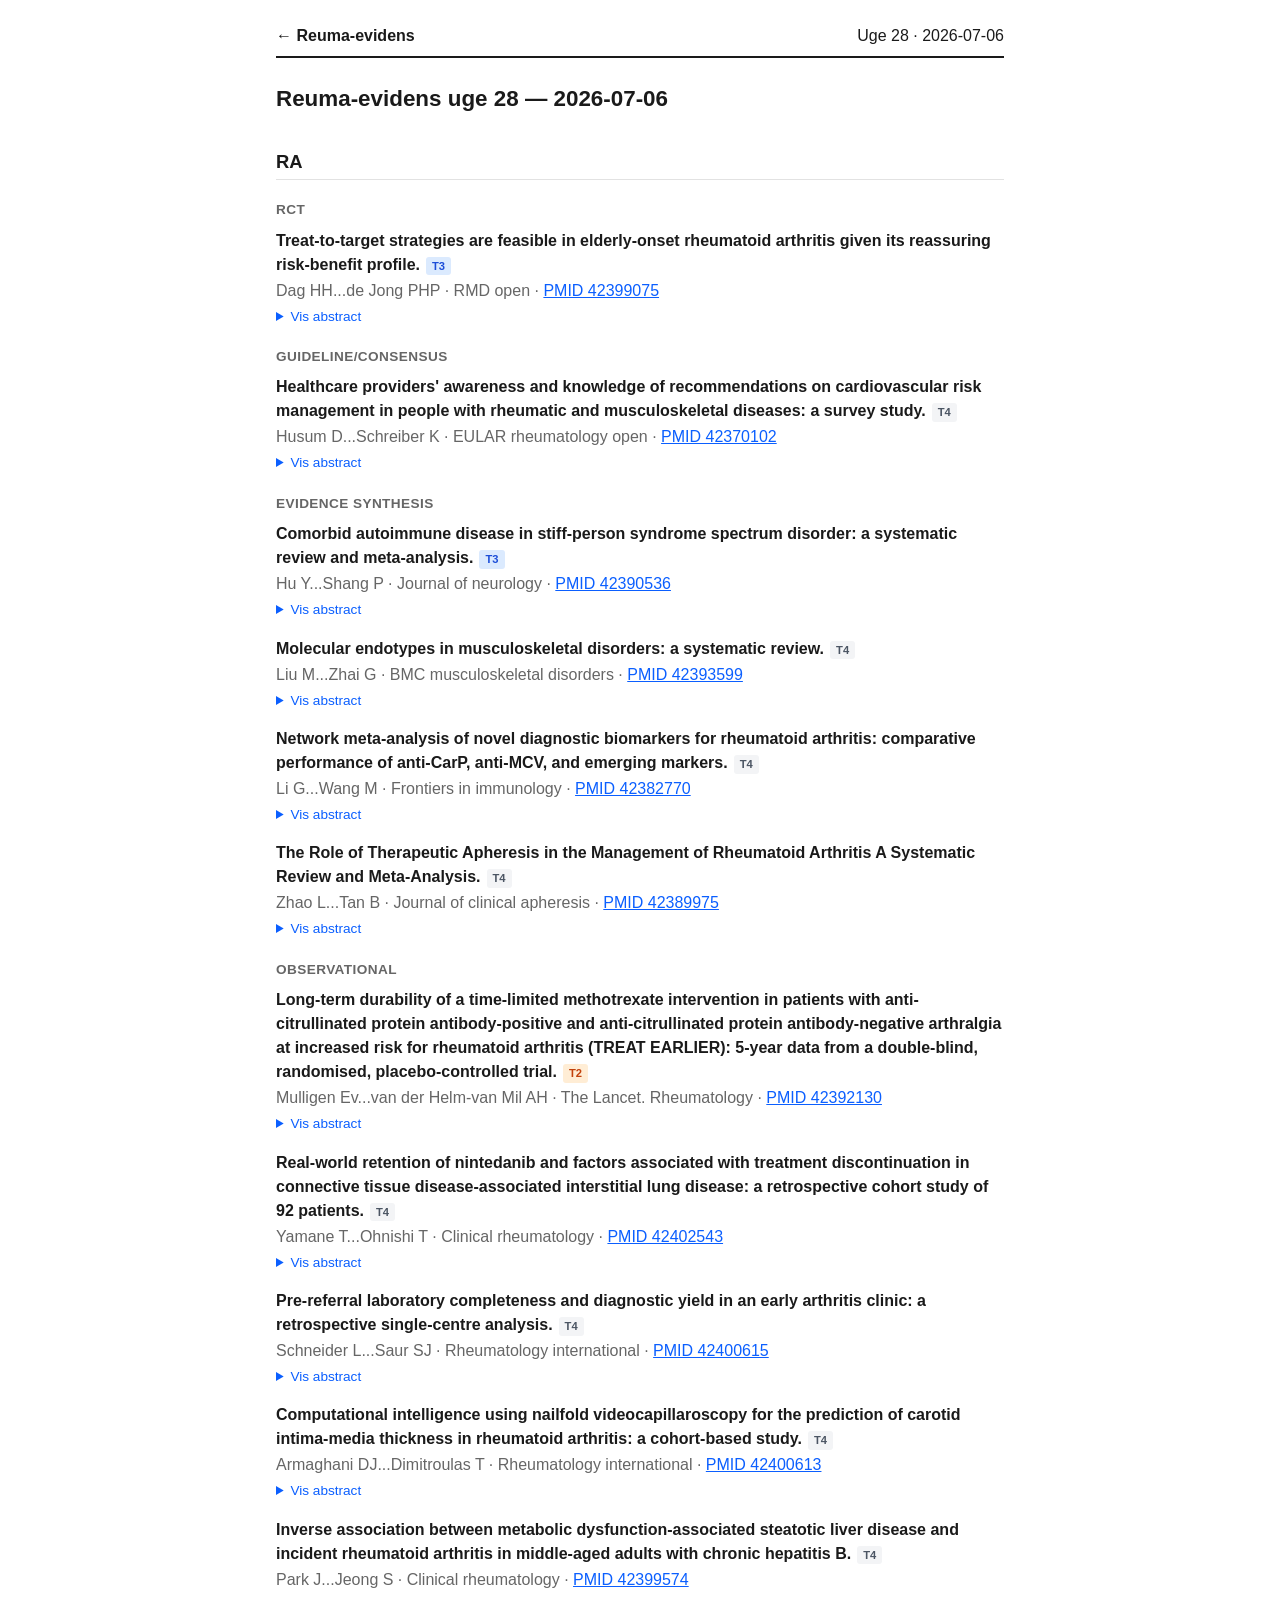
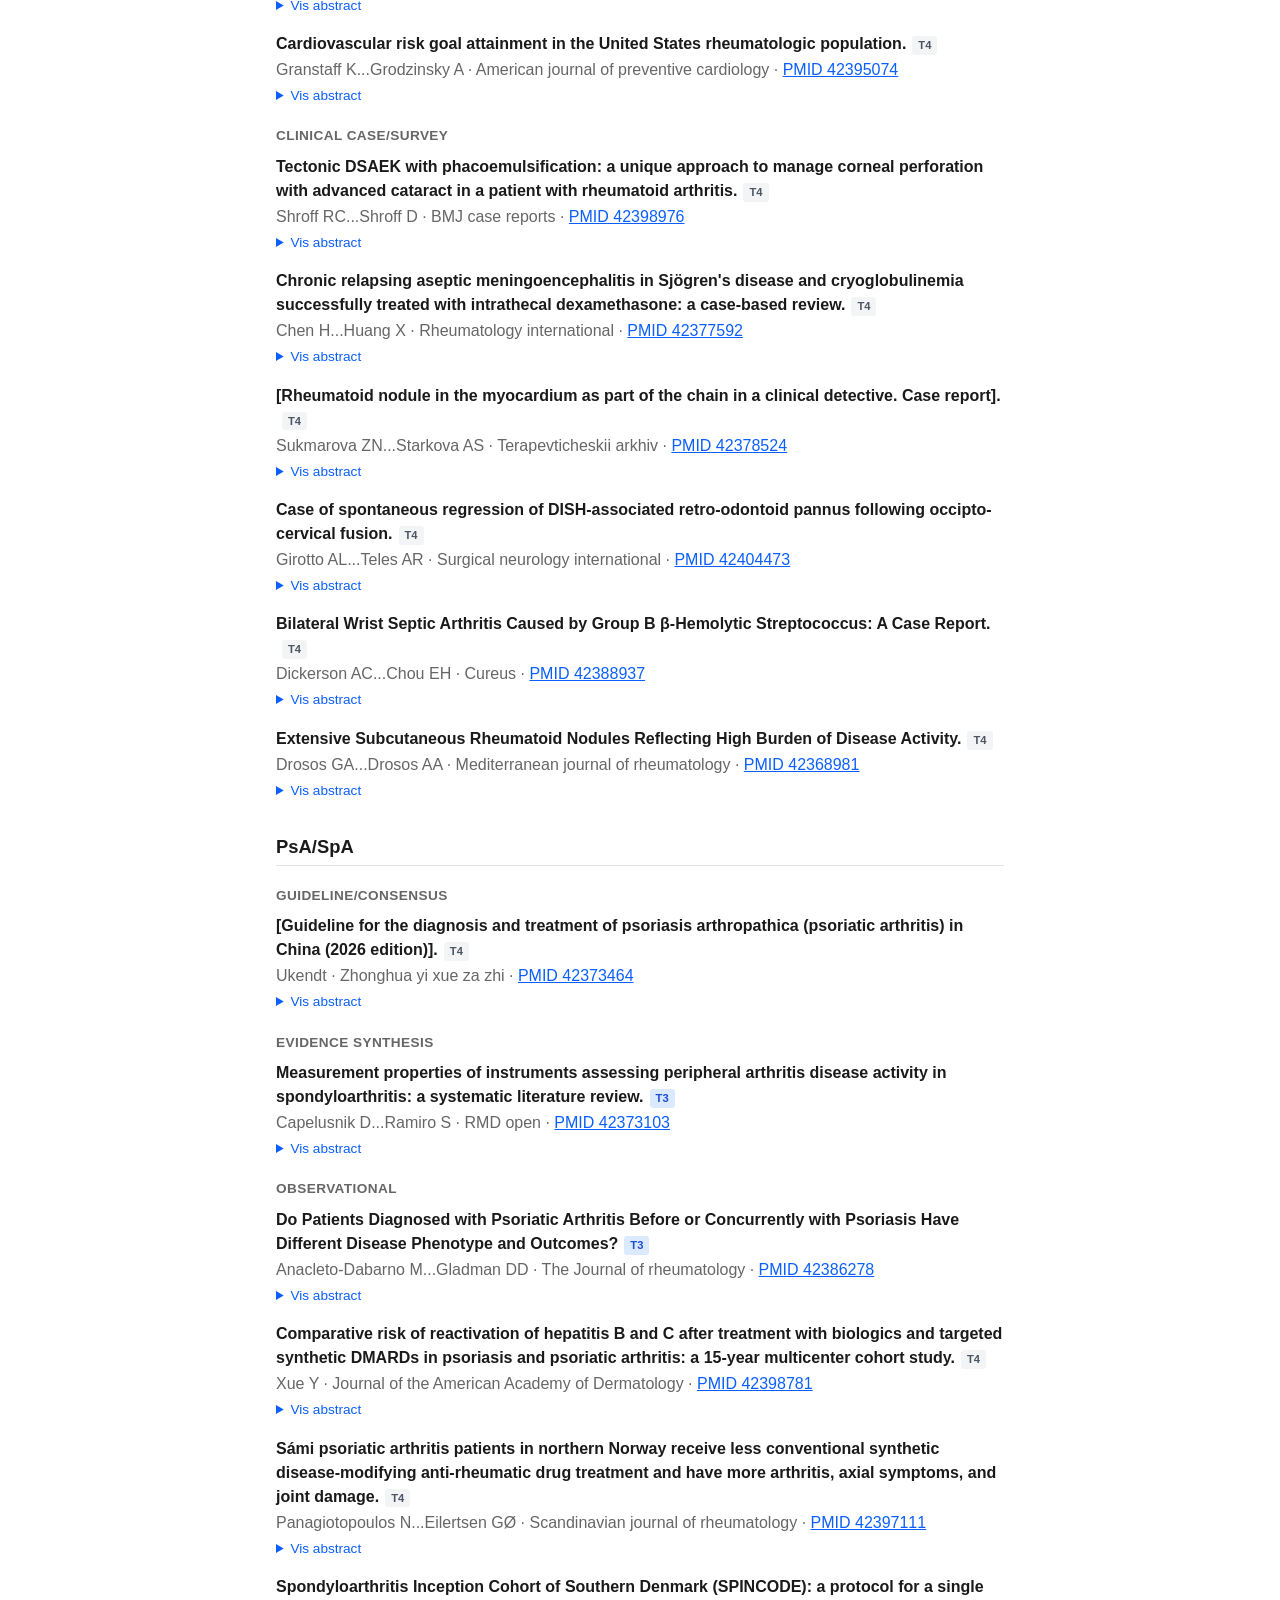
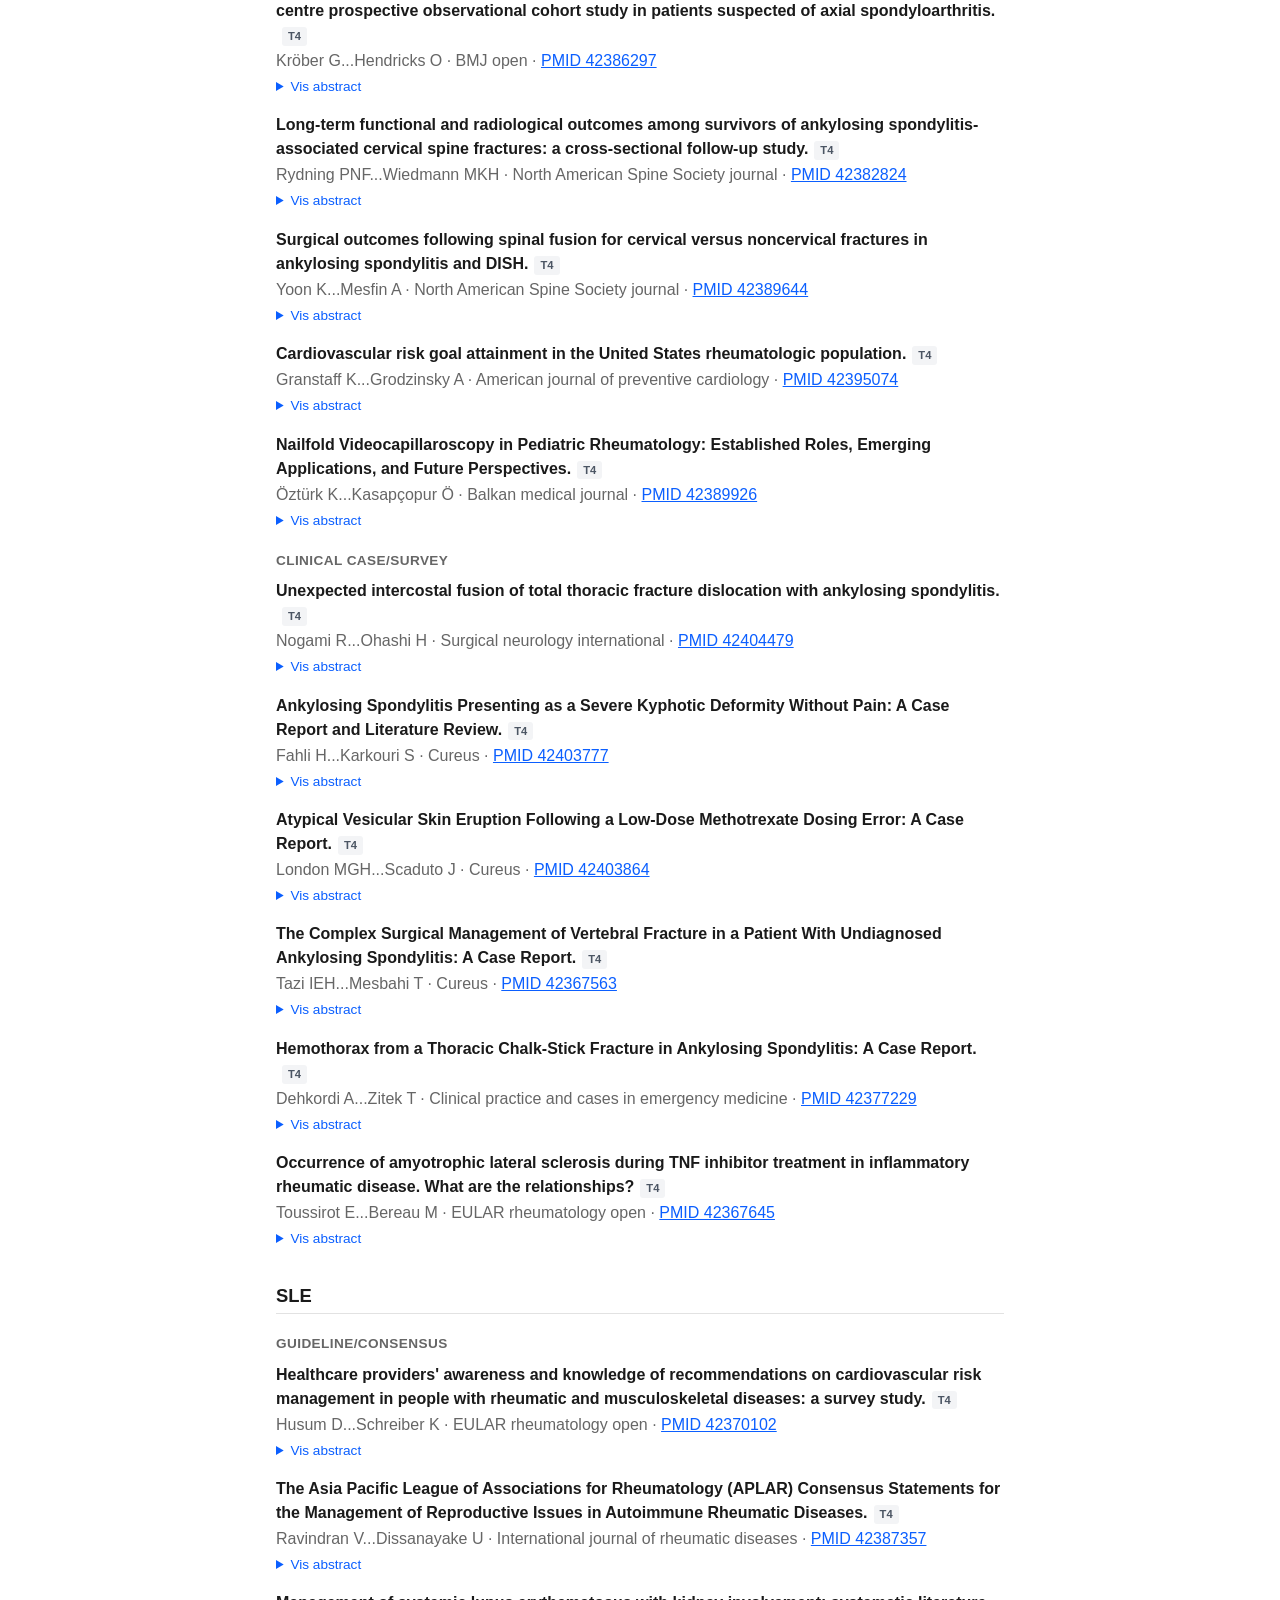
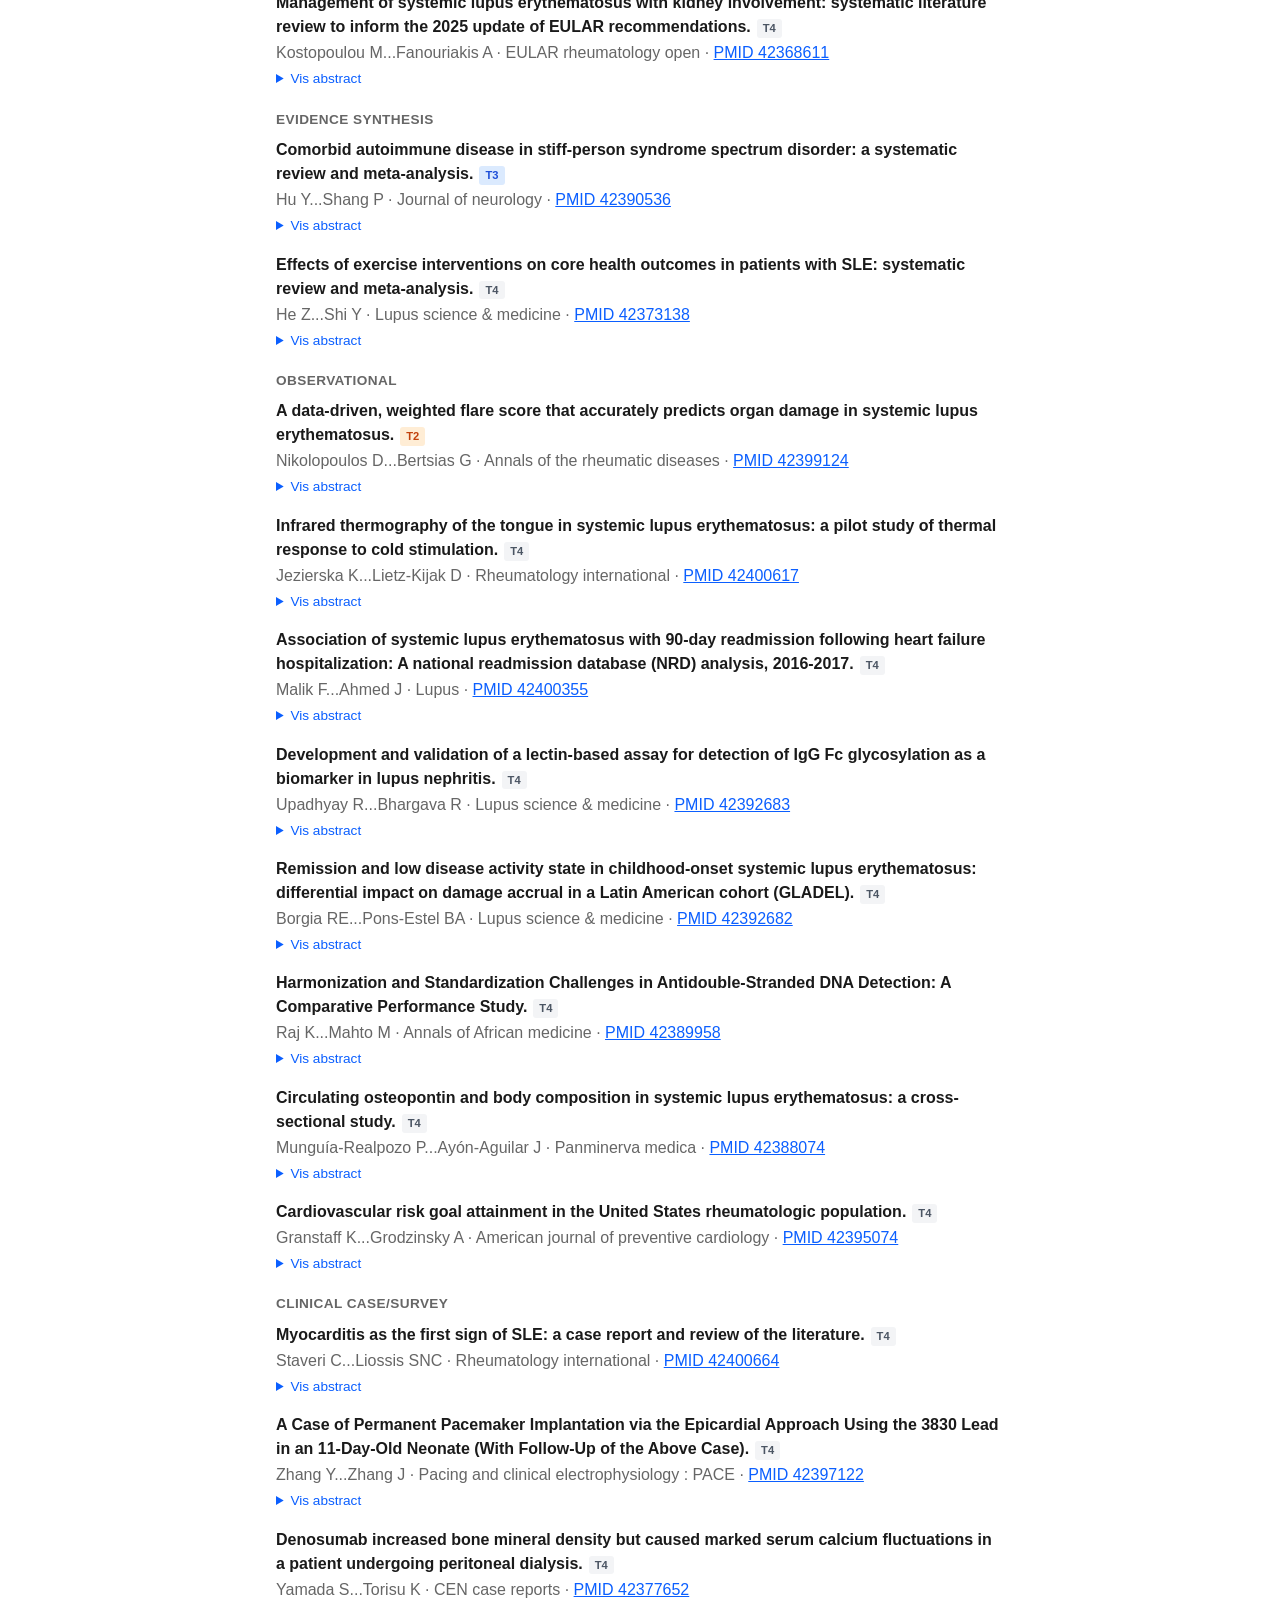
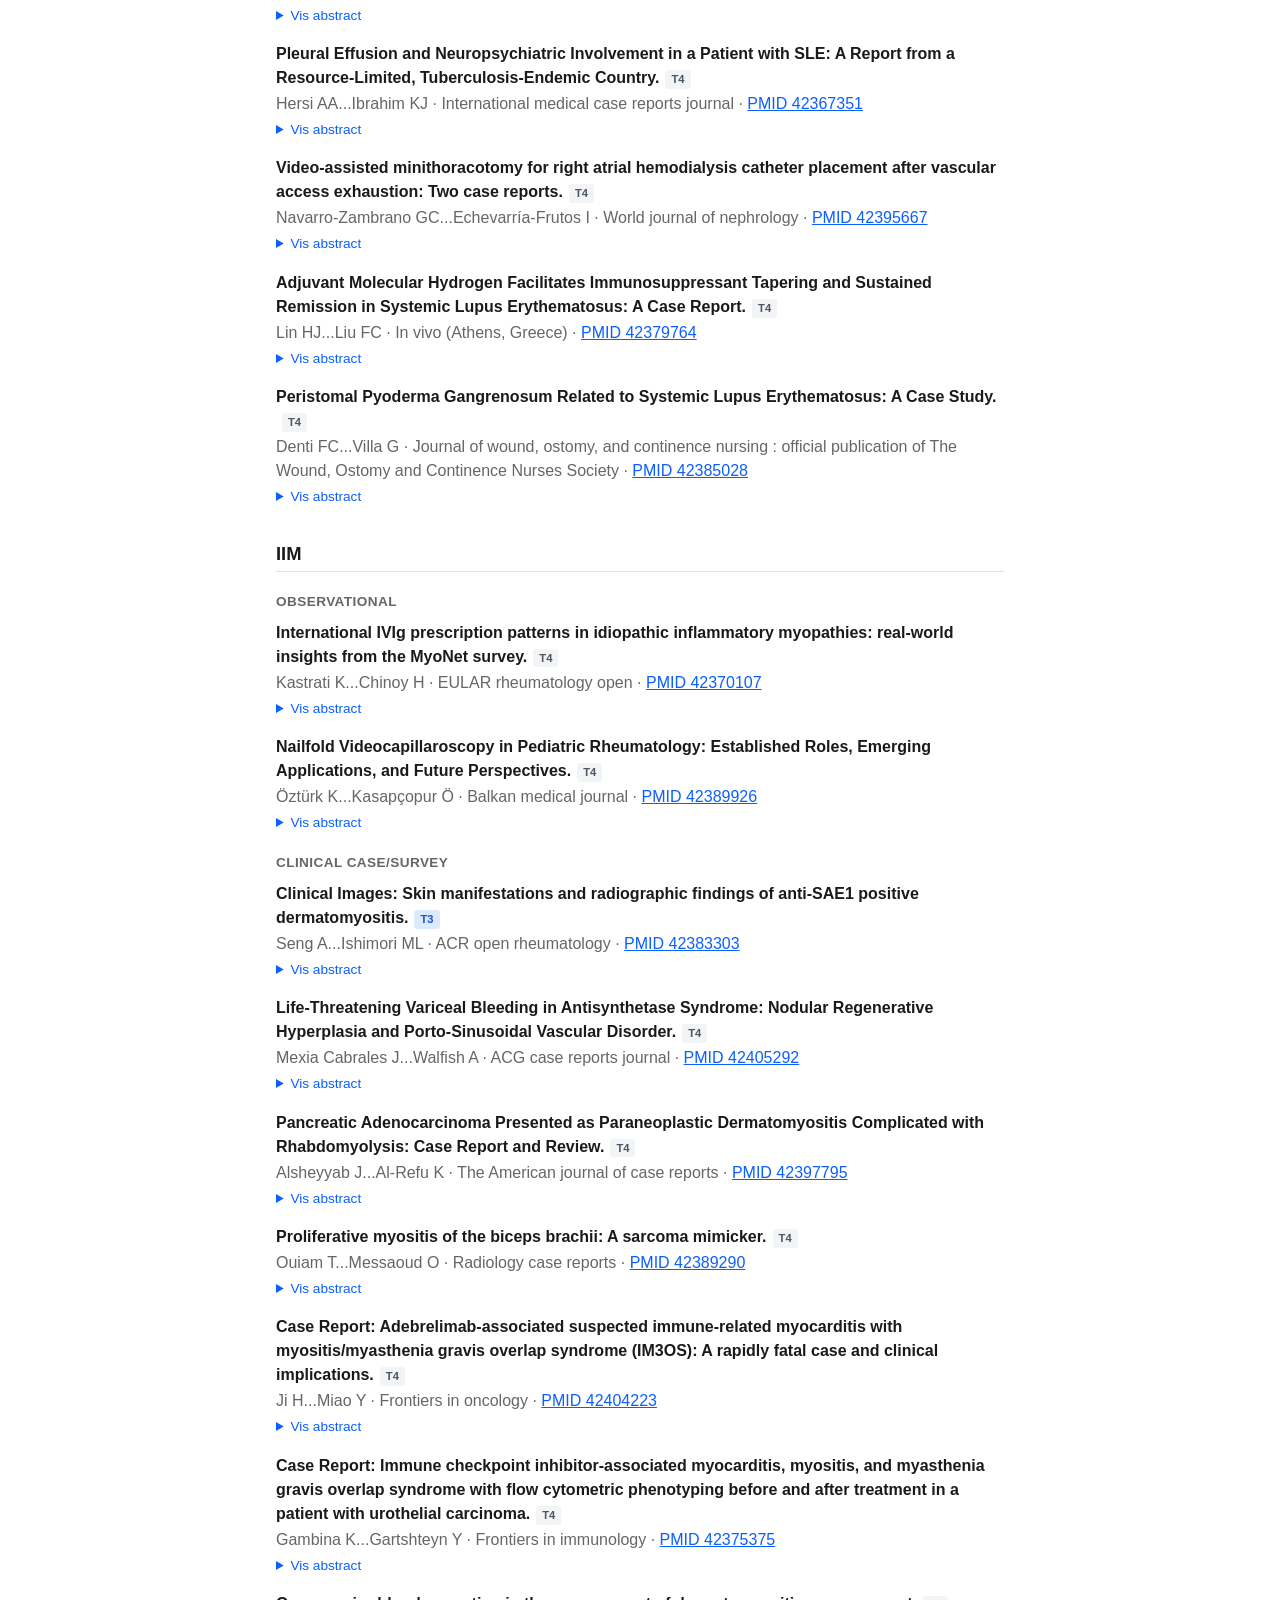
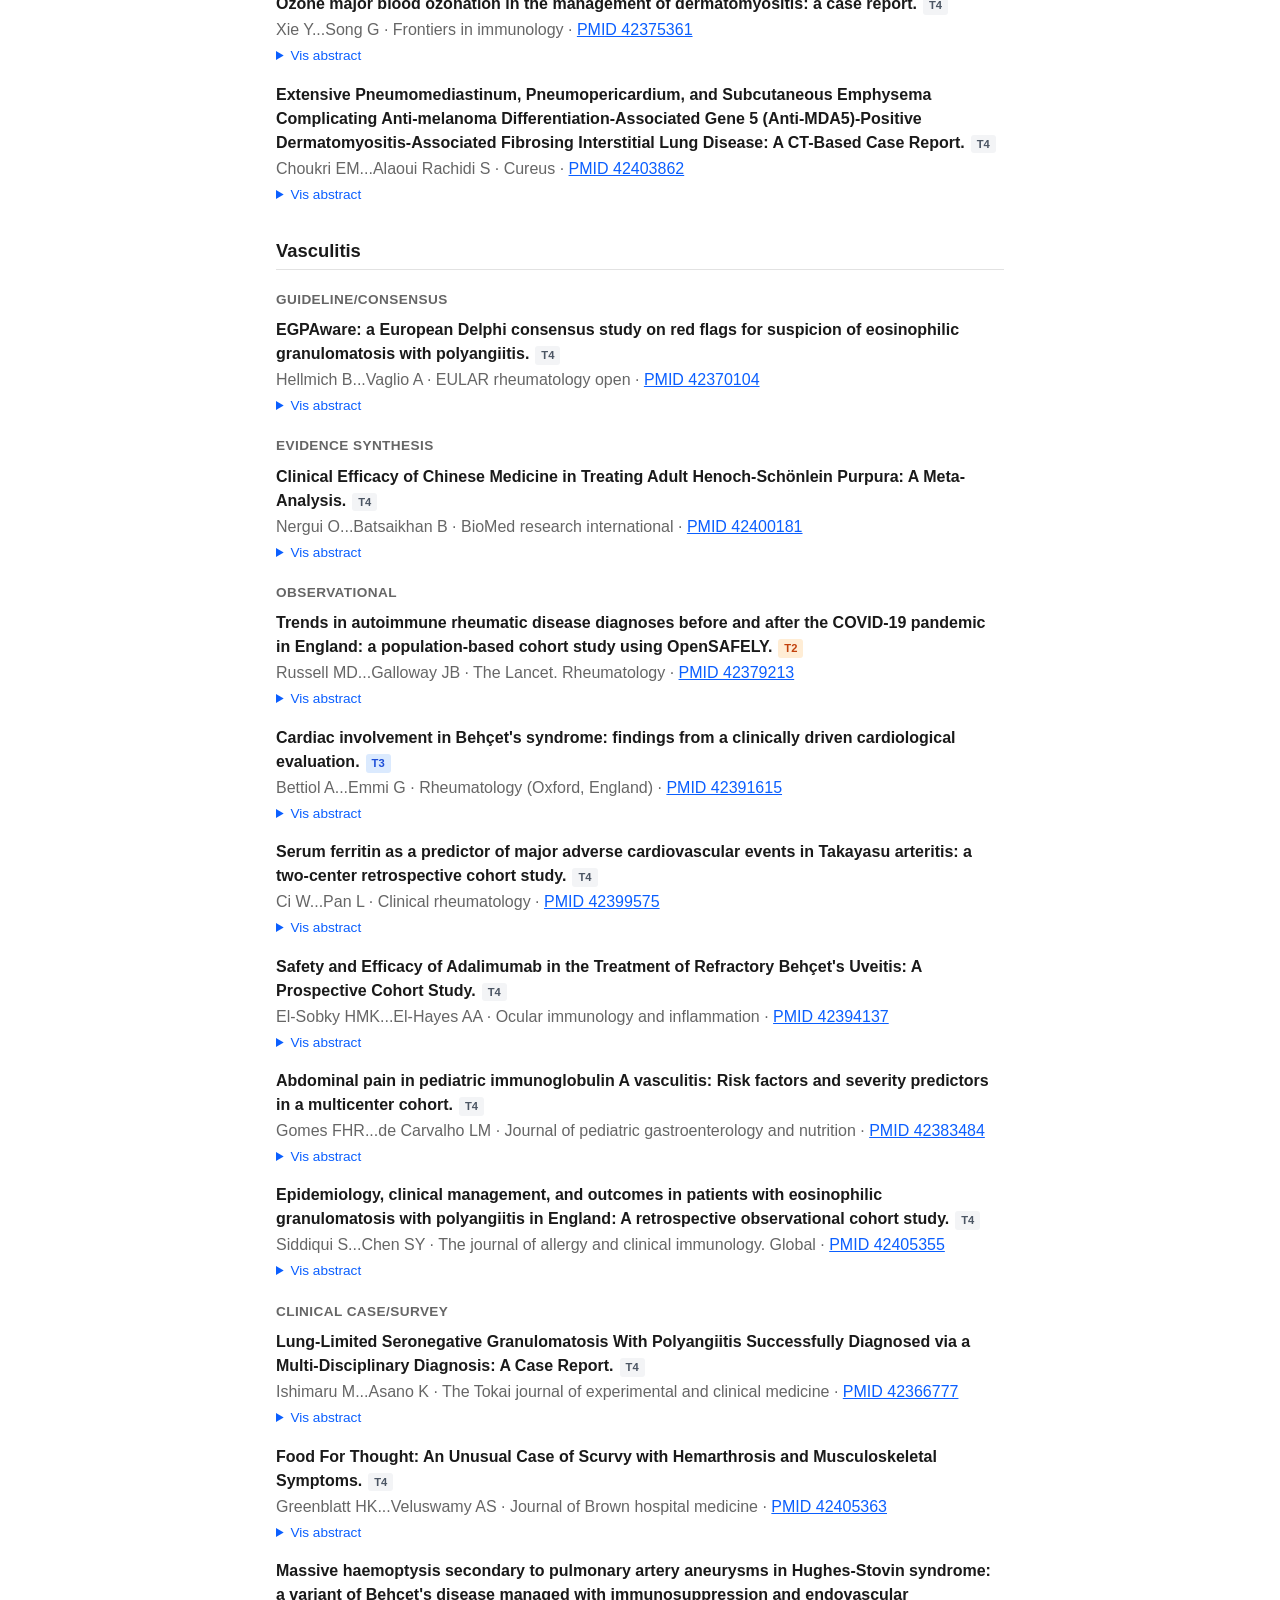
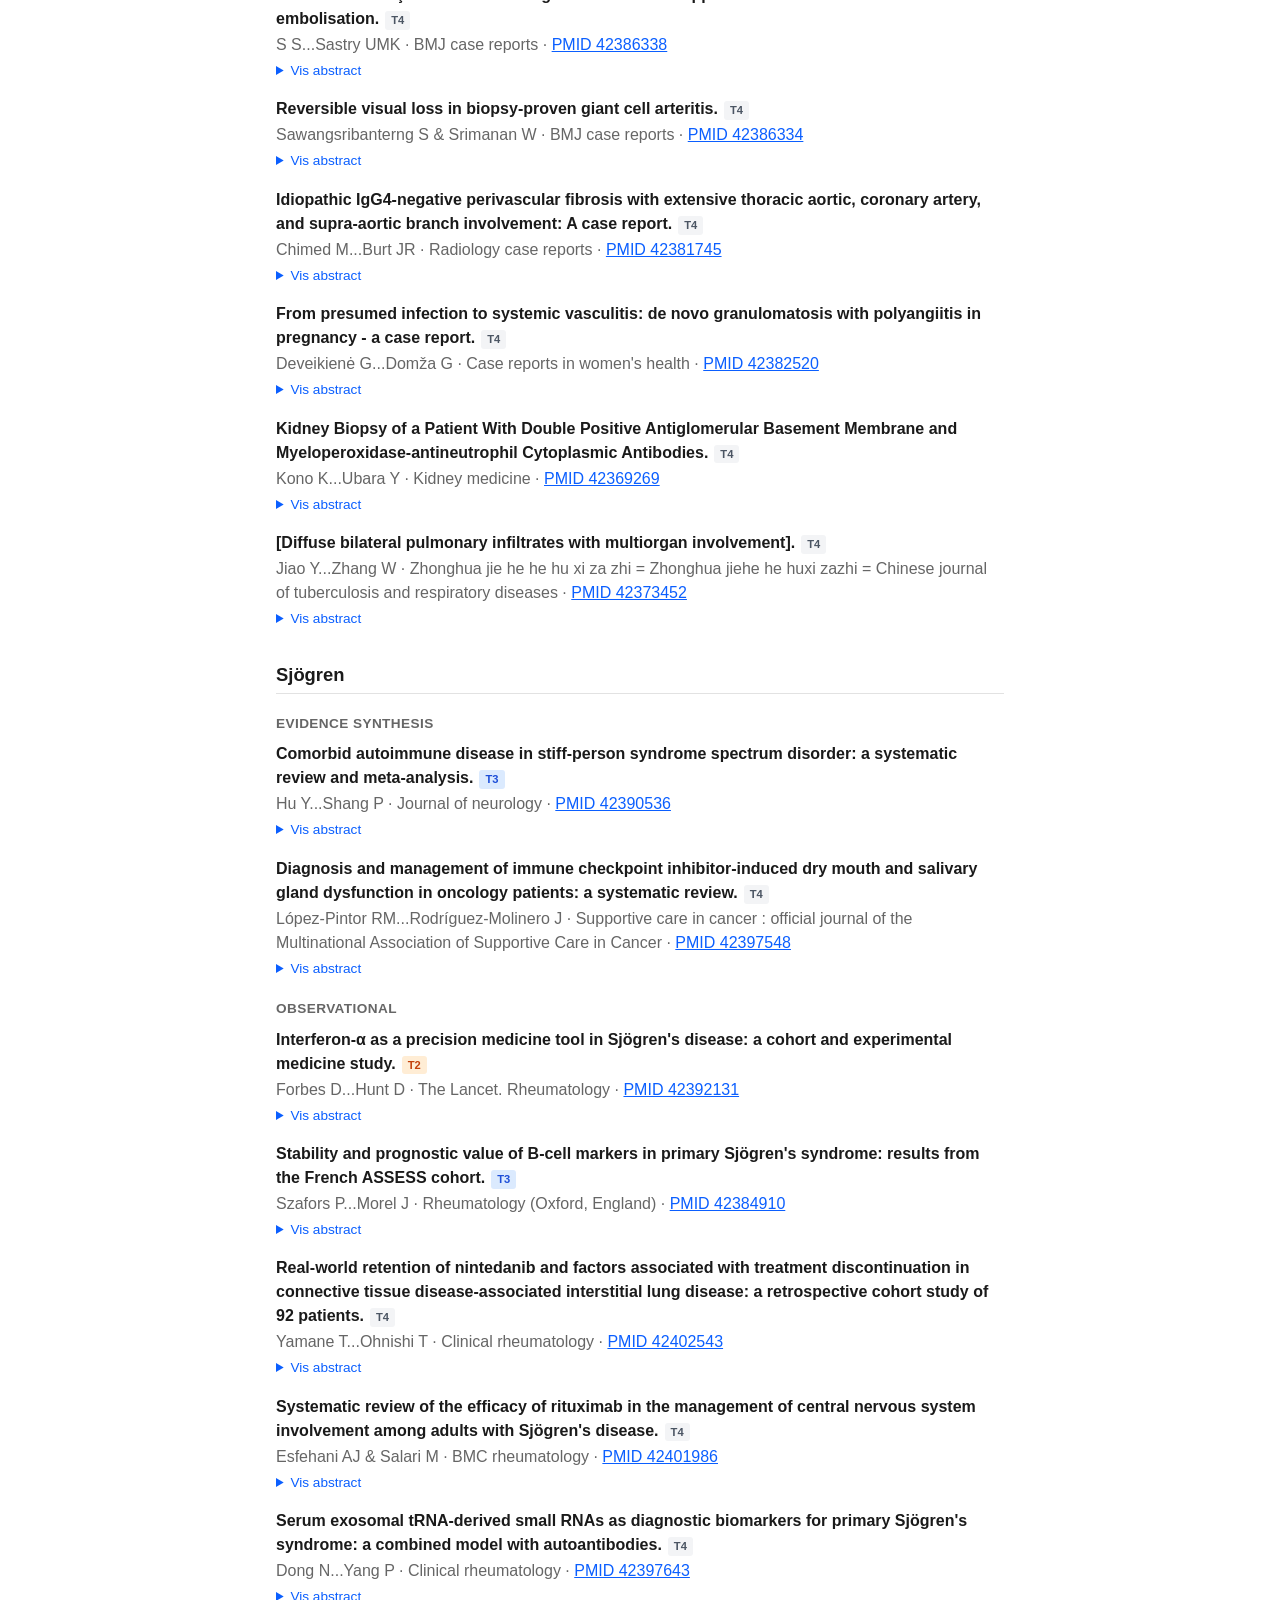
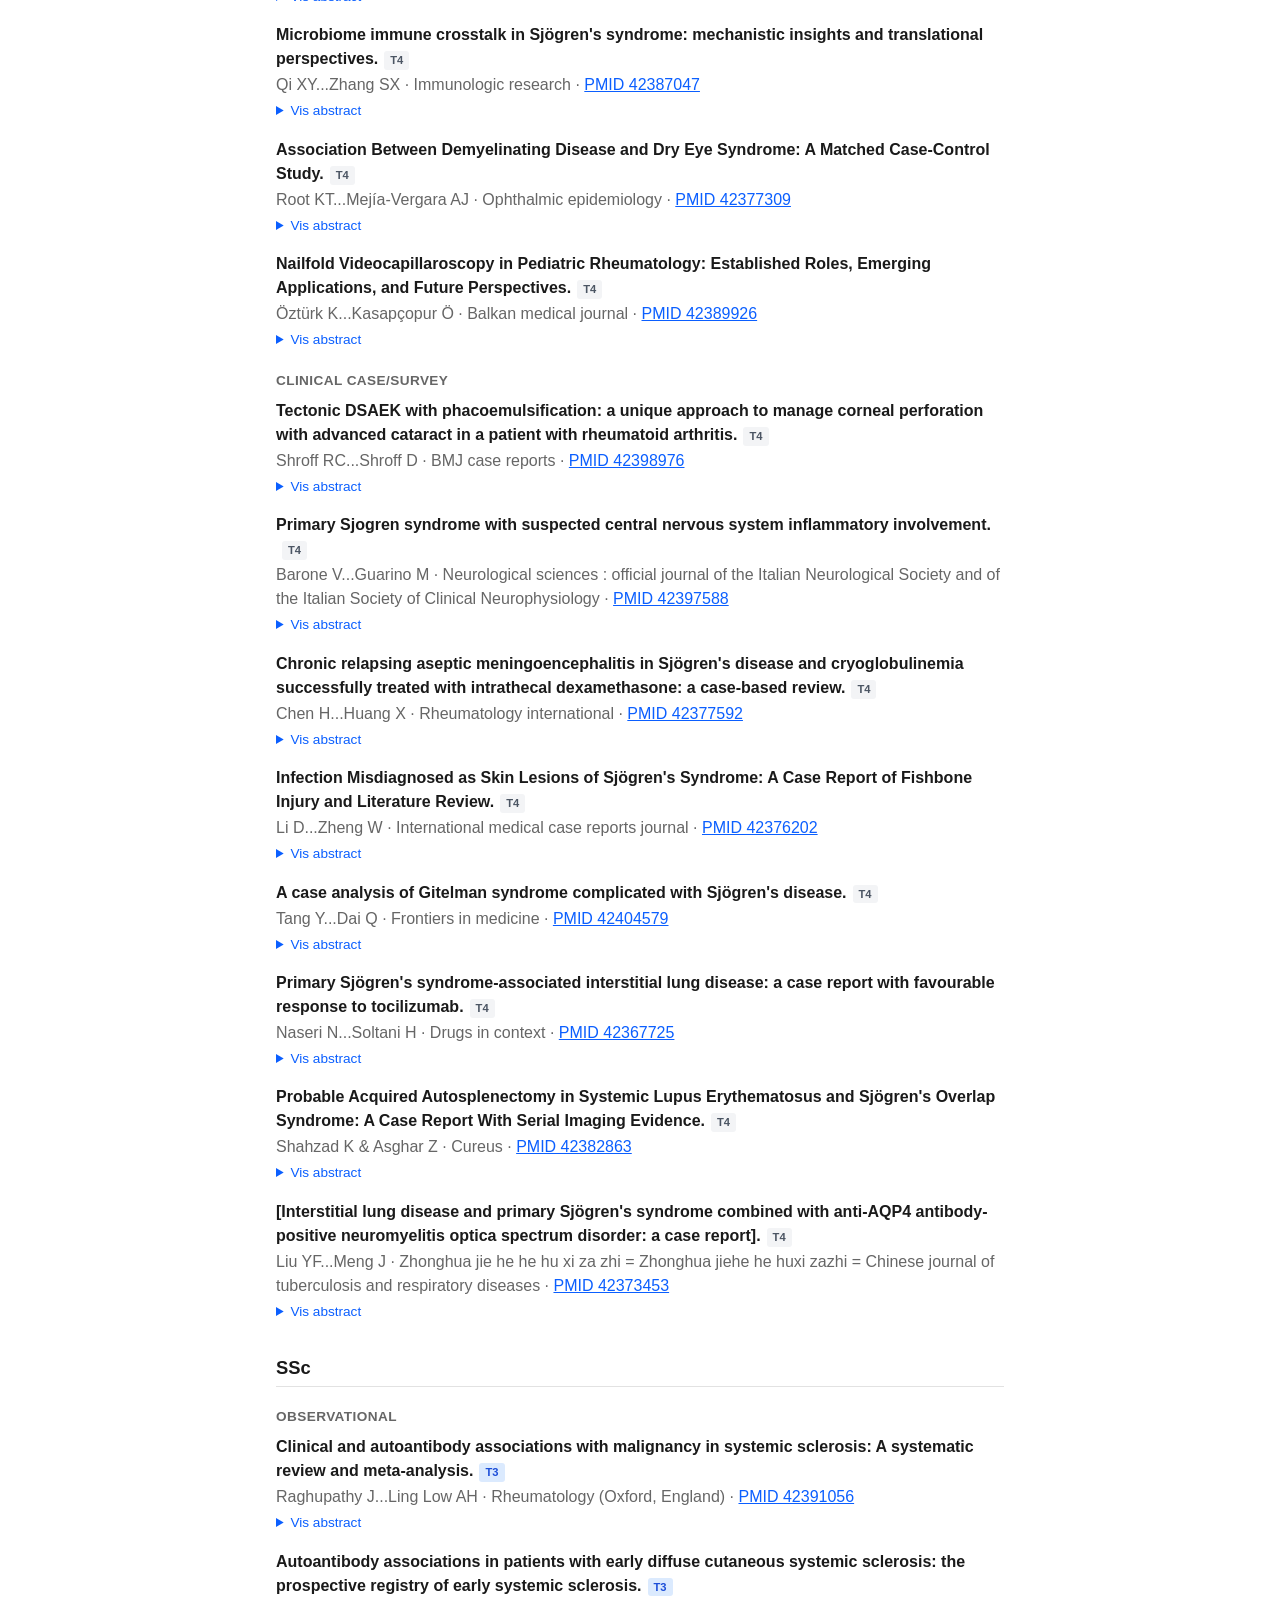
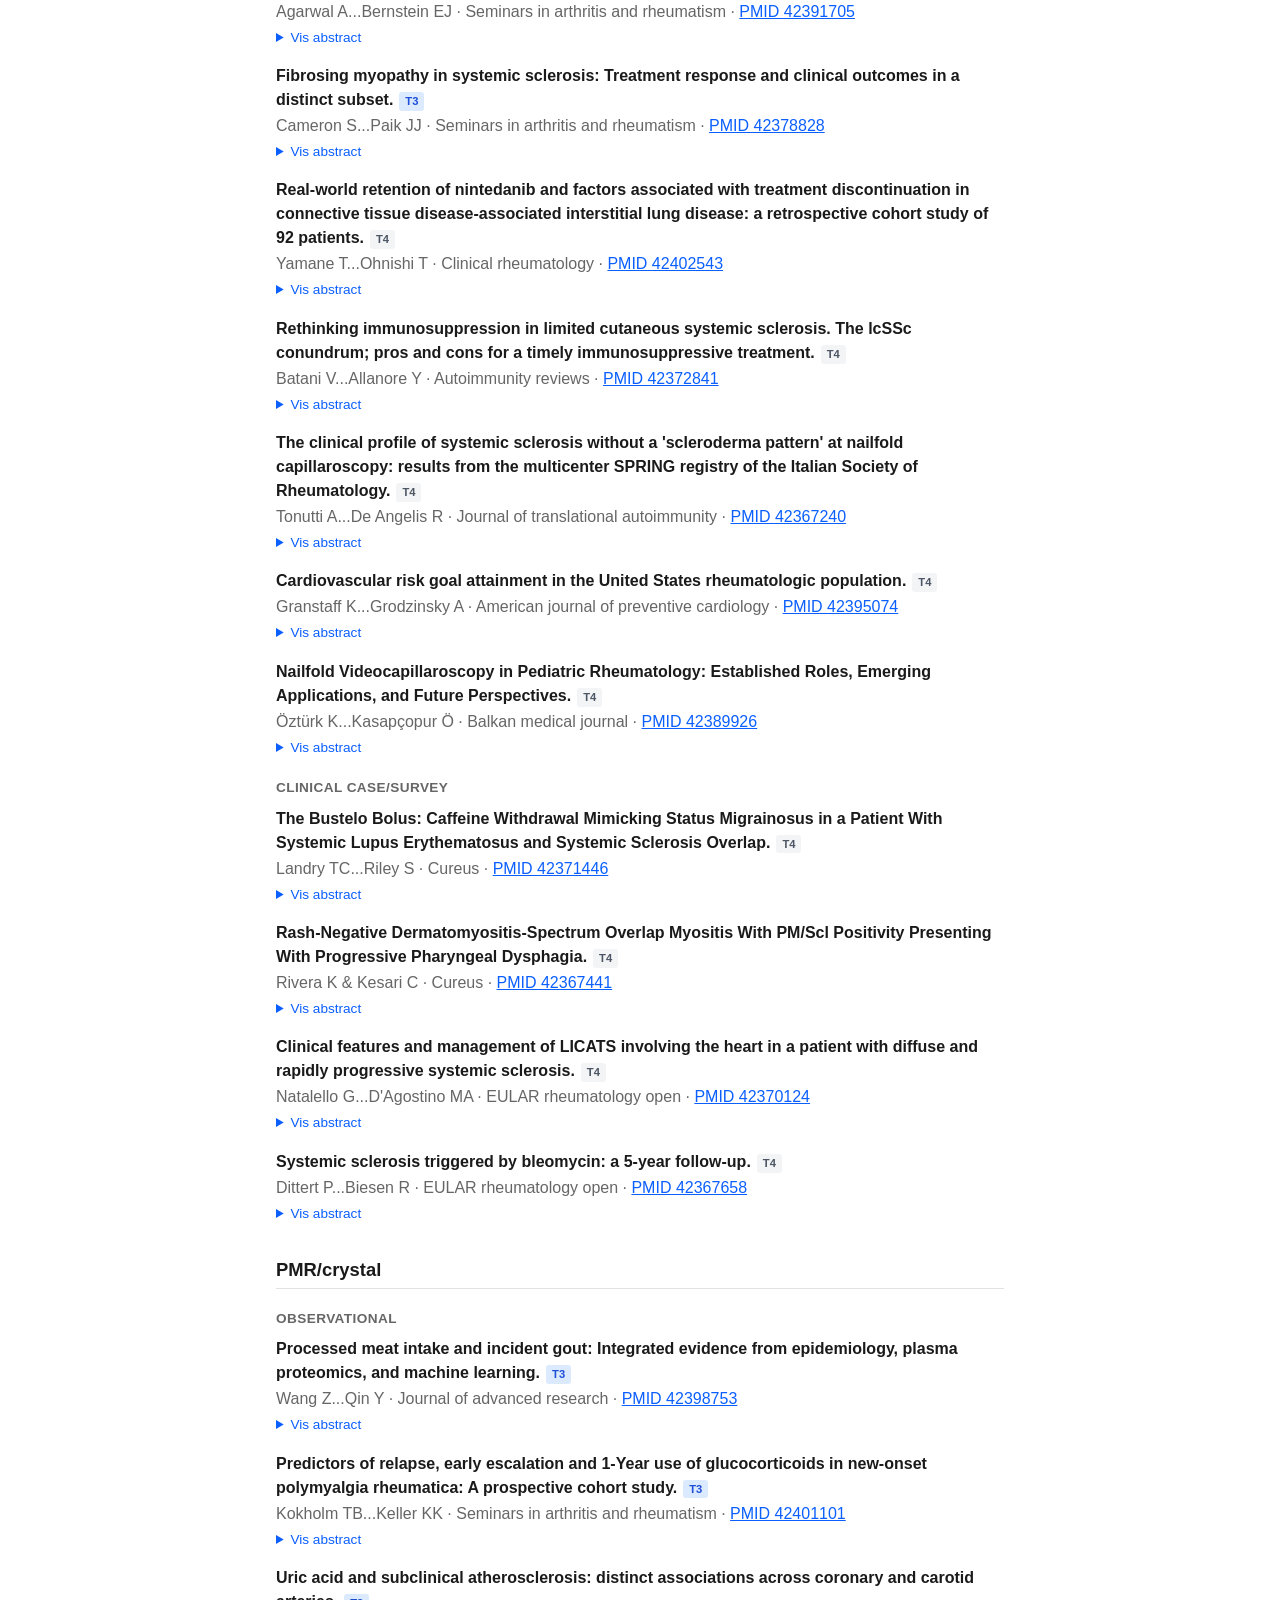
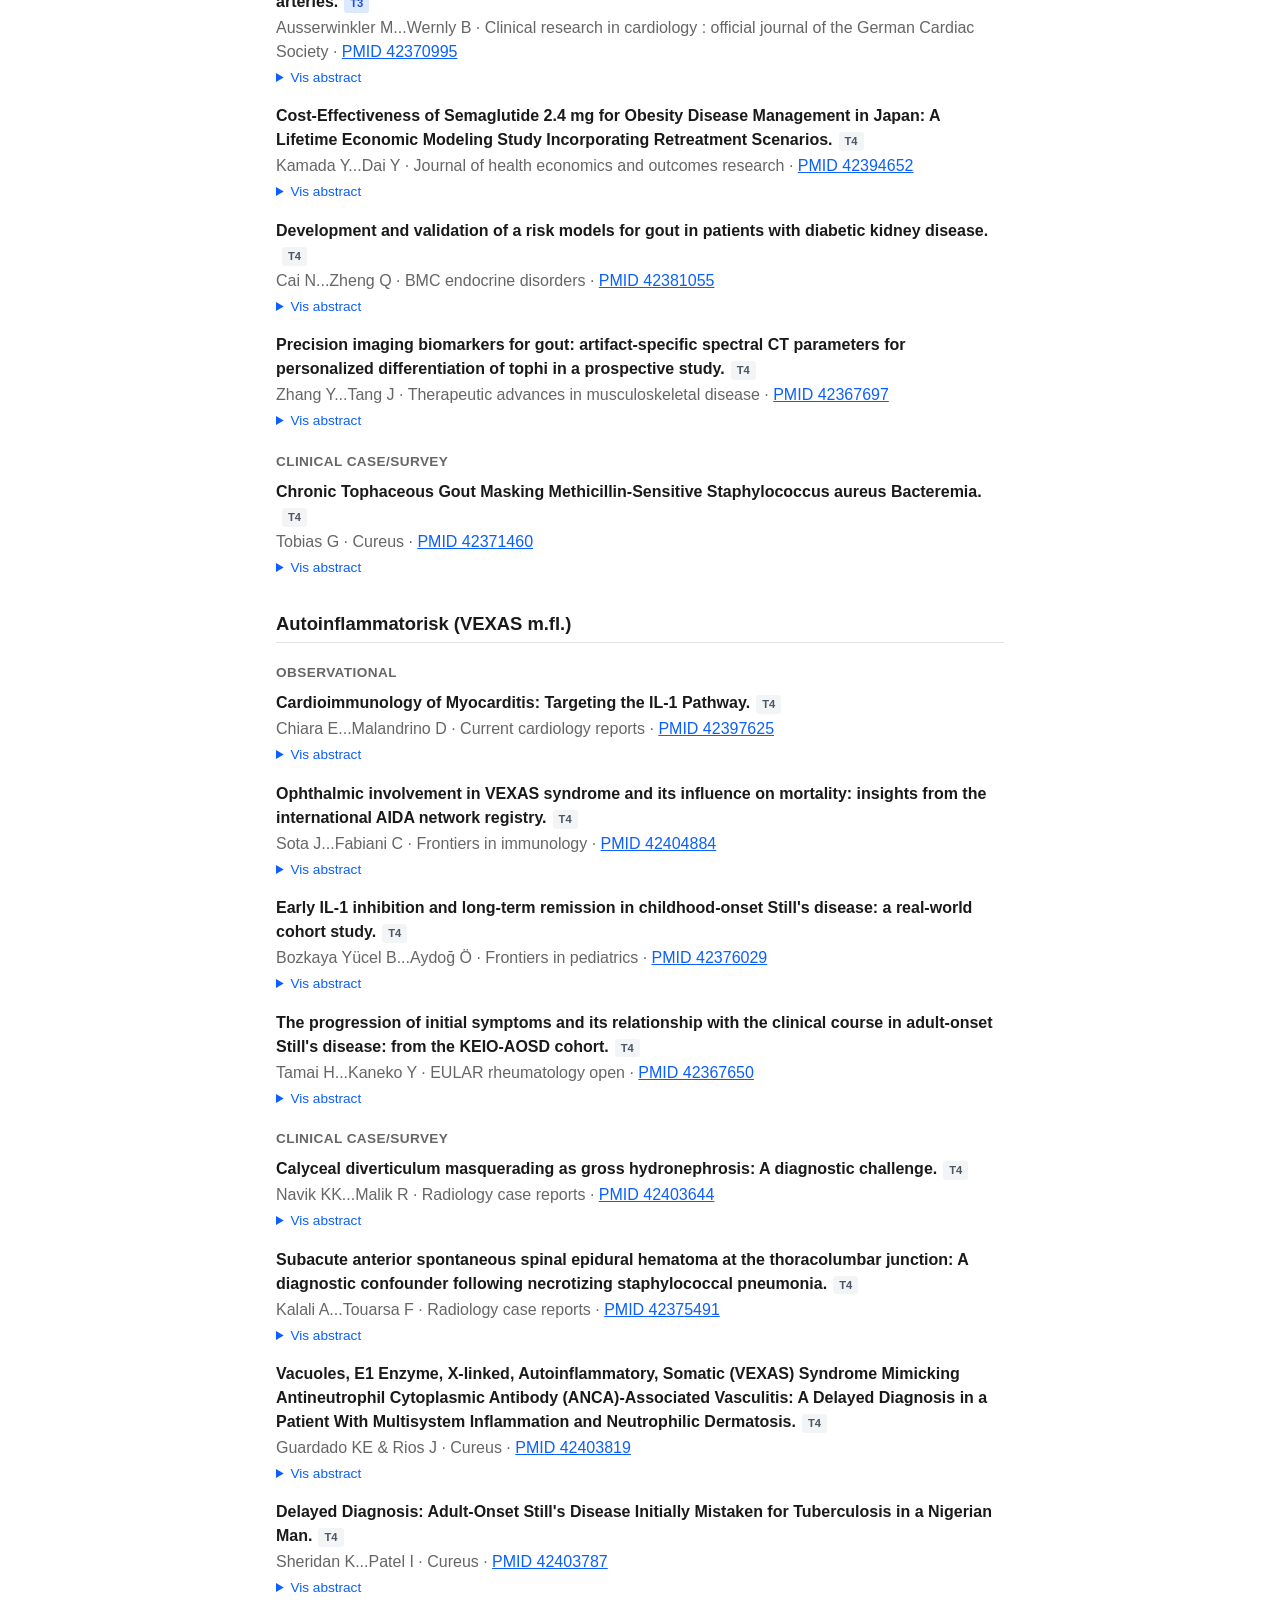
<file: docs/2026-07-06.html>
<!DOCTYPE html>
<html lang="da">
<head>
<meta charset="UTF-8">
<meta name="viewport" content="width=device-width, initial-scale=1">
<title>Reuma-evidens uge 28 — 2026-07-06</title>
<link rel="stylesheet" href="assets/style.css">
</head>
<body>
<header class="site-header">
  <a href="index.html">← Reuma-evidens</a>
  <span>Uge 28 · 2026-07-06</span>
</header>
<h1>Reuma-evidens uge 28 — 2026-07-06</h1>
<h2>RA</h2>
<h3>RCT</h3>
<div class="item">
  <p class="title">Treat-to-target strategies are feasible in elderly-onset rheumatoid arthritis given its reassuring risk-benefit profile.<span class="tier-badge t3">T3</span></p>
  <p class="meta">Dag HH...de Jong PHP · RMD open · <a href="https://pubmed.ncbi.nlm.nih.gov/42399075/">PMID 42399075</a></p>
  <details class="abstract-toggle">
    <summary>Vis abstract</summary>
    <p class="abstract-full">To compare 2-year pharmacotherapy needs and adverse events (AEs) profiles between patients with elderly-onset rheumatoid arthritis (EORA) and young-onset RA (YORA) under a treat-to-target (T2T) strategy with a fixed medication protocol.

Data from the treatment in the Rotterdam Early Arthritis cohort trial, a multicentre randomised controlled study, were analysed. Patients with RA (1987/2010 criteria) were classified as EORA (&gt;65 years) or YORA (18-65 years). Disease Activity Score based on 44 swollen and 53 tender joint counts (DAS44) trajectories, active disease and sustained remission were assessed using mixed-effects models. Protocol-guided disease-modifying antirheumatic drug (DMARD) and glucocorticoid (GC) use, difficult-to-treat (D2T) RA prevalence and AEs were evaluated descriptively. Cox proportional hazards models examined time to first biologic (b)DMARD initiation, bDMARD survival and DMARD-free remission.

Among 425 patients with RA, 98 (23%) had EORA (mean age 73 years, SD 5) and 327 (77%) had YORA (mean age 48 years, SD 11). Patients with EORA were more often male (50% vs 28%) and had more comorbidities (76% vs 49%). DAS44 trajectories were similar (mean difference 0.03, 95% CI -0.13 to 0.18), but EORA had less often active disease (OR 0.8, 95% CI 0.4 to 1.5) and more often sustained remission (OR 1.5, 95% CI 0.6 to 3.4). bDMARD initiation rate was lower and slower in EORA than YORA (28% vs 38%; HR 0.7, 95% CI 0.4 to 1). First bDMARD survival and GC use were comparable. D2T-RA was rare (EORA 2% vs YORA 6%) and treatment adjustments due to AEs were similar (43% vs 47%).

A T2T approach is feasible and effective in EORA, given its reassuring risk-benefit profile, while recognising the need for individualised management.</p>
  </details>
</div>
<h3>Guideline/consensus</h3>
<div class="item">
  <p class="title">Healthcare providers' awareness and knowledge of recommendations on cardiovascular risk management in people with rheumatic and musculoskeletal diseases: a survey study.<span class="tier-badge t4">T4</span></p>
  <p class="meta">Husum D...Schreiber K · EULAR rheumatology open · <a href="https://pubmed.ncbi.nlm.nih.gov/42370102/">PMID 42370102</a></p>
  <details class="abstract-toggle">
    <summary>Vis abstract</summary>
    <p class="abstract-full">Patients with rheumatic and musculoskeletal diseases (RMDs) have increased cardiovascular (CV) risk. European Alliance of Associations for Rheumatology (EULAR) issued CV risk management recommendations in 2015/2016 and 2022, but healthcare providers' (HCPs') awareness and their implementation in clinical practice are unknown. This study aims to assess HCP awareness of the EULAR CV recommendations and barriers to their implementation.

A cross-sectional survey was distributed via social media to all HCPs involved in treating patients with RMDs. Data on demographics, awareness of the 2015/2016 and 2022 recommendations, and perceived implementation barriers were collected. The survey was endorsed by the EULAR Study Group on Cardiovascular Involvement in Inflammatory Arthritis.

Of 226 complete responses, 54% were hospital rheumatologists and 36% had 5 to 15 years of experience. Overall, 67% knew both recommendation sets. Knowledge scores were higher among those aware of both recommendations compared with those who knew neither. Most respondents (83%) recognised that platelet inhibitors are not recommended for primary prevention; only 8% identified the role of low systemic lupus erythematosus disease activity. Nearly all (96%) endorsed corticosteroid minimisation. Half viewed rheumatologists as primarily responsible for CV risk management; 16% knew the 1.5 multiplication factor for rheumatoid arthritis risk scoring. None correctly noted that antihypertensives and statins can be used as in the general population. Barriers included time constraints (62%), insufficient knowledge (37%), and lack of local protocols (14%).

Despite moderate awareness of EULAR CV recommendations, substantial knowledge gaps and practical barriers persist, indicating the need for focused education and improved clinical pathways to enhance CV risk management in RMD care.</p>
  </details>
</div>
<h3>Evidence synthesis</h3>
<div class="item">
  <p class="title">Comorbid autoimmune disease in stiff-person syndrome spectrum disorder: a systematic review and meta-analysis.<span class="tier-badge t3">T3</span></p>
  <p class="meta">Hu Y...Shang P · Journal of neurology · <a href="https://pubmed.ncbi.nlm.nih.gov/42390536/">PMID 42390536</a></p>
  <details class="abstract-toggle">
    <summary>Vis abstract</summary>
    <p class="abstract-full">Stiff-person syndrome spectrum disorder (SPSD) is a rare autoimmune disorder characterized by progressive muscle stiffness and painful spasms. Autoimmune comorbidities are frequently reported in SPSD, contributing to disease burden; however, their pooled frequency has not been systematically quantified. This meta-analysis aimed to estimate the pooled frequency of autoimmune comorbidities in SPSD and to examine differences across clinical subtypes and between GAD65 antibody-positive and -negative patients.

We searched PubMed, Embase, the Cochrane Library, Web of Science, and Scopus from inception to August 23, 2025. Two reviewers independently screened studies and extracted data. Studies reporting autoimmune comorbidity frequency in confirmed SPSD were included; reviews, case reports, overlapping cohorts, and studies with fewer than five patients were excluded. Pooled overall and disease-specific frequencies of autoimmune comorbidity were estimated using random- or fixed-effects models, with separate estimates for SPSD subtype and GAD65 antibody-positive and -negative patients.

A total of 38 studies were included, encompassing 1166 patients with SPSD. The pooled frequency of autoimmune comorbidities in this population was 51.2%. The most common were diabetes (including T1D and LADA; 29.0%), autoimmune thyroid disease (25.1%), and hypothyroidism (12.0%), followed by pernicious anemia (10.3%), myasthenia gravis (9.3%), Graves' disease (7.3%), vitiligo (5.8%), and celiac disease (5.0%). Sjögren's syndrome (2.4%), systemic lupus erythematosus (2.1%), and rheumatoid arthritis (1.9%) were relatively uncommon. These frequencies were substantially higher than those in the general population. Frequencies varied across SPSD subtypes: PERM (79.5%), classic SPS (61.9%), and focal or segmental SPS (38.2%). Autoimmune comorbidities were approximately twice as frequent among GAD65-positive patients (63.9%) compared with GAD65-negative patients (34.3%).

Autoimmune comorbidities are highly prevalent in SPSD, particularly in PERM, classic SPS, and GAD65-positive patients. These findings guide screening and management to improve clinical outcomes and provide insights for future research into SPSD pathophysiology.</p>
  </details>
</div>
<div class="item">
  <p class="title">Molecular endotypes in musculoskeletal disorders: a systematic review.<span class="tier-badge t4">T4</span></p>
  <p class="meta">Liu M...Zhai G · BMC musculoskeletal disorders · <a href="https://pubmed.ncbi.nlm.nih.gov/42393599/">PMID 42393599</a></p>
  <details class="abstract-toggle">
    <summary>Vis abstract</summary>
    <p class="abstract-full">Musculoskeletal (MSK) disorders are highly heterogeneous and have diverse cellular and molecular pathobiological mechanisms, termed "endotypes". This systematic review aimed to summarize current knowledge of molecular endotypes in MSK disorders.

This review was conducted and reported in accordance with the Preferred Reporting Items for Systematic Review and Meta-Analyses (PRISMA). Five databases including PubMed, Web of Science, Scopus, Ovid Medline, and Embase were searched for publications on molecular endotypes of MSK disorders classified by the International Classification of Diseases 11th Revision (ICD-11) that were published prior to September 1st, 2024. Articles were included if they were peer-reviewed original research articles on adult-onset human MSK disorder molecular endotypes/subtypes that used directly collected human specimen, in English language, and had full text available. Citations of the included studies were also screened manually using the same inclusion criteria.

Our search identified 44,660 unique records and 34 eligible studies were included. The majority of these studies focused on osteoarthritis (OA, n = 14) and rheumatoid arthritis (RA, n = 12), with a small number of studies focused on other MSK conditions. In OA, high- and low-inflammation clusters were consistently identified using different types of samples, and high- and low-pain clusters were observed in several other studies. In RA, endotypes with different levels of inflammation markers or treatment responses were reported in several studies, and one study reported that RA patients displayed two different dysbiotic microbiota patterns which corresponded to different responses to treatments.

MSK endotype research is still in its early stage. More endotype studies on MSK disorders are needed to assist in designing clinical trials and developing personalized therapy strategies.</p>
  </details>
</div>
<div class="item">
  <p class="title">Network meta-analysis of novel diagnostic biomarkers for rheumatoid arthritis: comparative performance of anti-CarP, anti-MCV, and emerging markers.<span class="tier-badge t4">T4</span></p>
  <p class="meta">Li G...Wang M · Frontiers in immunology · <a href="https://pubmed.ncbi.nlm.nih.gov/42382770/">PMID 42382770</a></p>
  <details class="abstract-toggle">
    <summary>Vis abstract</summary>
    <p class="abstract-full">Rheumatoid arthritis (RA) diagnosis remains challenging due to the limitations of conventional biomarkers. This network meta-analysis (NMA) aimed to compare the diagnostic performance of seven novel biomarkers for RA.

We systematically searched EMBASE, PubMed, and Cochrane databases, identifying 1,713 records. Twelve studies met inclusion criteria. Diagnostic accuracy metrics (sensitivity, specificity, log diagnostic odds ratio [lnDOR]) were extracted. A frequentist NMA was performed using the netmeta package in R, with biomarkers ranked via P-scores against the ACR/EULAR RA criteria. Heterogeneity, transitivity, and publication bias were assessed.

Anti-carbamylated protein (Anti-CarP) antibody showed the highest diagnostic efficacy (P-score = 0.80; sensitivity 62 - 64%, specificity 89%), followed by anti-mutated citrullinated vimentin (Anti-MCV; P-score = 0.69). miR- 146a and power Doppler ultrasound (PDUS) demonstrated moderate performance (P-scores 0.46 and 0.45), while 14-3-3 η protein (P-score = 0.26) and its combination with ACPA (P-score = 0.07) ranked lowest. The network exhibited a star-shaped geometry with no significant inconsistency or publication bias (Egger 's test p = 0.52).

Anti-CarP and Anti-MCV are the most promising diagnostic biomarkers for RA, Anti-CarP and Anti-MCV are the most promising diagnostic biomarkers for RA. Their potential utility in seronegative or early-stage RA warrants further investigation. The limited performance of 14-3-3 η challenges prior assumptions about its utility. Standardized thresholds and direct comparisons are needed for validation.</p>
  </details>
</div>
<div class="item">
  <p class="title">The Role of Therapeutic Apheresis in the Management of Rheumatoid Arthritis A Systematic Review and Meta-Analysis.<span class="tier-badge t4">T4</span></p>
  <p class="meta">Zhao L...Tan B · Journal of clinical apheresis · <a href="https://pubmed.ncbi.nlm.nih.gov/42389975/">PMID 42389975</a></p>
  <details class="abstract-toggle">
    <summary>Vis abstract</summary>
    <p class="abstract-full">Rheumatoid arthritis (RA) cannot be cured in many patients even with improved drug therapies. Therapeutic apheresis has been explored as an alternative intervention for refractory RA, yet relevant clinical evidence is scattered and mostly derived from early studies. We systematically retrieved eligible studies from PubMed, Web of Science and the Cochrane Library up to December 12, 2024, enrolling randomized controlled trials (RCTs) and case series containing at least five patients that assessed all types of apheresis for RA treatment. A random-effects model was adopted to carry out meta-analysis; the Cochrane Risk of Bias 2 (ROB2) tool and Joanna Briggs Institute (JBI) checklist were used to evaluate methodological quality, while the Grading of Recommendations Assessment, Development and Evaluation (GRADE) framework was applied to judge the certainty of evidence. Sixteen studies (10 RCTs, 6 case series) were included. Meta-analysis of 8 RCTs revealed no statistically significant benefit of apheresis as a standalone therapy. For Health Assessment Questionnaire (HAQ), the pooled standardized mean difference (SMD) was -1.02 (95% confidence interval [CI]: -2.15 to 0.11). For erythrocyte sedimentation rate (ESR), the pooled SMD was -0.90 (95% CI: -2.41 to 0.62). For C-reactive protein (CRP), the pooled SMD was -0.75 (95% CI: -1.73 to 0.24). Substantial heterogeneity was observed across all outcomes (I &gt; 90%). However, subgroup analyses by modality revealed critical distinctions. Double-filtration plasmapheresis (DFPP) demonstrated the most consistent benefits when used as an adjunct to disease-modifying antirheumatic drugs (DMARDs). For ESR, the pooled mean difference (MD) was -22.32 (95% CI: -61.74 to 17.11). For CRP, the pooled MD was -3.04 (95% CI: -7.75 to 1.66). For HAQ, the pooled MD was -0.96 (95% CI: -2.14 to 0.21). In contrast, Therapeutic Plasma Exchange (TPE) and Lymphoplasmapheresis (LPE) showed limited efficacy and higher adverse event rates. The certainty of evidence was very low to low for most outcomes. While therapeutic apheresis as a broad intervention class lacks consistent efficacy in RA, this overall finding masks critical distinctions between technologies. DFPP shows promise as an adjunct to pharmacotherapy in carefully selected patients with highly refractory disease, offering a favorable benefit-risk profile. The clinical utility of apheresis in RA is inextricably linked to technical selectivity, highlighting the need for rigorous sham-controlled trials with standardized protocols.</p>
  </details>
</div>
<h3>Observational</h3>
<div class="item">
  <p class="title">Long-term durability of a time-limited methotrexate intervention in patients with anti-citrullinated protein antibody-positive and anti-citrullinated protein antibody-negative arthralgia at increased risk for rheumatoid arthritis (TREAT EARLIER): 5-year data from a double-blind, randomised, placebo-controlled trial.<span class="tier-badge t2">T2</span></p>
  <p class="meta">Mulligen Ev...van der Helm-van Mil AH · The Lancet. Rheumatology · <a href="https://pubmed.ncbi.nlm.nih.gov/42392130/">PMID 42392130</a></p>
  <details class="abstract-toggle">
    <summary>Vis abstract</summary>
    <p class="abstract-full">The TREAT EARLIER trial showed that a time-limited intervention with 12 months of methotrexate in individuals with arthralgia at risk of rheumatoid arthritis improved inflammatory burden but did not prevent rheumatoid arthritis after 2 years. Long-term follow-up is needed to assess the durability of the effects. In addition, heterogeneity in pathophysiological subtype (with or without anti-citrullinated protein antibodies [ACPA]) and disease risk was not considered in the 2-year analysis. Therefore, we investigated the long-term effect of methotrexate in reducing disease burden and progression to rheumatoid arthritis in ACPA-positive and ACPA-negative individuals at increased risk of rheumatoid arthritis.

The TREAT EARLIER trial was a randomised, placebo-controlled trial of participants aged 18 years or older, with clinically suspect arthralgia and subclinical joint inflammation. Participants were recruited from 13 rheumatology outpatient clinics in the Netherlands and randomly assigned (1:1) to a single intramuscular glucocorticoid injection (methylprednisolone 120 mg) followed by a 1-year course of methotrexate (up to 25 mg/week), or placebo (single injection and tablets for 1 year). Participants and investigators were masked to group assignment for at least 2 years. Follow-up continued for 5 years. The two primary endpoints in this 5-year follow-up analysis were disease burden (physical disability) and development of rheumatoid arthritis, assessed on an intention-to-treat basis. Patients were stratified for ACPA; only those at increased predicted risk (&gt;10%) were included in the 5-year analysis. People with lived experience of clinically suspect arthralgia or rheumatoid arthritis were involved in the study design. This trial is registered with EudraCT (2014-004472-35) and the Netherlands Trial Register (NTR4853-trial-NL4599), and is complete.

Between April 16, 2015, and Sept 11, 2019, we enrolled 236 participants; 119 were assigned to active treatment and 117 to placebo. 215 (91%) participants completed the 5-year follow-up. 120 participants at increased predicted risk of rheumatoid arthritis were analysed at 5 years, of whom 66 (55%) were ACPA-negative and 54 (45%) were ACPA-positive. Mean age was 48 (SD 12) years, 72 (60%) of 120 participants were female, and 48 (40%) were male. Over 5 years, ACPA-negative participants in the active treatment group (n=35) had sustained improvement in physical disability compared with ACPA-negative participants in the placebo group (n=31; mean difference in Health Assessment Questionnaire disability index [HAQ] -0·16 [95% CI -0·29 to -0·04], p=0·0082) whereas, in ACPA-positive participants, the previously reported benefit in physical disability at 2 years in the treatment group versus placebo group was not sustained (-0·12 [-0·26 to 0·03], p=0·12). Three (9%) of 35 ACPA-negative participants in the treatment group developed rheumatoid arthritis compared with ten (32%) of 31 in the placebo group over 5 years (hazard ratio [HR] 0·24 [95% CI 0·07 to 0·87], p=0·018), corresponding to a number needed to treat of four. In ACPA-positive participants, 18 (58%) of 31 in the treatment group developed rheumatoid arthritis versus 15 (65%) of 23 in the placebo group (HR 0·75 [0·38-1·49], p=0·41). In the full trial cohort of 236 participants, physical disability in the treatment group improved durably over 5 years compared with the placebo group (mean difference in HAQ -0·06 [95% CI -0·14 to -0·05], p=0·048), though development of rheumatoid arthritis was not prevented, with 26 (22%) of 119 participants developing rheumatoid arthritis in the treatment group and 31 (27%) of 117 in the placebo group (HR 0·79 [95% CI 0·47 to 1·34], p=0·38).

Secondary prevention with a single intramuscular glucocorticoid injection and 1 year of methotrexate has different long-term effects on developing rheumatoid arthritis in ACPA-positive participants and in ACPA-negative participants. ACPA-negative participants had a long-term reduction in inflammatory disease burden and development of rheumatoid arthritis whereas there was no sustained improvement with ACPA-positive participants. These results imply that different treatment strategies are needed for ACPA-positive and ACPA-negative individuals with arthralgia who are at risk of rheumatoid arthritis.

Dutch Research Council (NWO), Dutch Arthritis Society.</p>
  </details>
</div>
<div class="item">
  <p class="title">Real-world retention of nintedanib and factors associated with treatment discontinuation in connective tissue disease-associated interstitial lung disease: a retrospective cohort study of 92 patients.<span class="tier-badge t4">T4</span></p>
  <p class="meta">Yamane T...Ohnishi T · Clinical rheumatology · <a href="https://pubmed.ncbi.nlm.nih.gov/42402543/">PMID 42402543</a></p>
  <details class="abstract-toggle">
    <summary>Vis abstract</summary>
    <p class="abstract-full">Treatment discontinuation of nintedanib is an important clinical issue in patients with connective tissue disease-associated interstitial lung disease (CTD-ILD). This study aimed to evaluate real-world retention of nintedanib across CTD subtypes and to explore factors associated with treatment discontinuation.

We conducted a single-center retrospective study of consecutive patients with CTD-ILD who initiated nintedanib between June 2019 and December 2024. Clinical data, including baseline characteristics, concomitant therapies, and treatment outcomes, were collected. The primary outcome was the 48-week retention rate. Kaplan-Meier analysis and Cox proportional hazards models were used to evaluate factors associated with treatment discontinuation.

A total of 92 patients were included (rheumatoid arthritis [RA], n = 25; idiopathic inflammatory myopathy [IIM], n = 25; systemic sclerosis [SSc], n = 21; microscopic polyangiitis [MPA], n = 10; Sjögren disease [SjD], n = 9). The 48-week retention rate was 82.6%, with a median treatment duration of 978 days (IQR, 586-1356). Retention was lowest in RA, with higher rates observed in other CTD subtypes. Stratified analyses showed that this difference was evident in patients aged &lt; 65 years (p = 0.001) and those receiving an initial dose of 300 mg/day (p = 0.003), but not in older patients or those receiving &lt; 300 mg/day. In univariable analysis, RA (HR 3.10, p = 0.024) and an initial dose of 300 mg/day (HR 2.67, p = 0.050) were associated with discontinuation. However, RA was not independently associated with discontinuation after adjustment for age and initial dose in the exploratory multivariable analysis.

Nintedanib showed favorable retention in CTD-ILD. Although retention appeared lower in RA, this difference may be influenced by patient characteristics such as age and initial dosing. Individualized dose selection and appropriate management of adverse events may improve treatment persistence. Key Points • Nintedanib showed favorable 48-week retention in patients with CTD-ILD in a real-world setting. • Lower retention observed in RA was influenced by age and initial dosing, rather than disease subtype alone.</p>
  </details>
</div>
<div class="item">
  <p class="title">Pre-referral laboratory completeness and diagnostic yield in an early arthritis clinic: a retrospective single-centre analysis.<span class="tier-badge t4">T4</span></p>
  <p class="meta">Schneider L...Saur SJ · Rheumatology international · <a href="https://pubmed.ncbi.nlm.nih.gov/42400615/">PMID 42400615</a></p>
  <details class="abstract-toggle">
    <summary>Vis abstract</summary>
    <p class="abstract-full">To characterise patients presenting to a specialised early arthritis clinic (EAC) at a German university rheumatology centre, and to analyse referral patterns, waiting times, pre-referral laboratory completeness, working diagnoses, serological markers, and independent associates of arthritis confirmation and DMARD initiation. Single-centre retrospective analysis of 290 consecutive patients. At each EAC appointment, a structured assessment comprising medical history, review of available laboratory results, focused physical examination, and arthrosonography was performed. Variables included demographics, serology (RF, anti-CCP), CRP, ESR, imaging, referral source, waiting time, and treatment decisions. Chi-squared, Mann-Whitney U, Kruskal-Wallis tests, and binary logistic regression were performed; p &lt; 0.05 was considered significant. The cohort comprised 212 women (73.1%) and 78 men (26.9%), mean age 49.4 ± 15.9 years. Median waiting time was 23 days (Q1-Q3, 14-40). Although a complete baseline panel (RF, anti-CCP, CRP, ESR) was requested from referring physicians, it was available in only 110 patients (37.9%). Anti-CCP was missing in 34.5%, with missingness significantly associated with referral source (p = 0.013). Inflammatory arthritis was confirmed in 145 patients (50.0%) and DMARD initiation recommended in 130 (44.8%). In multivariable logistic regression (n = 163 with full serology), anti-CCP positivity was independently associated with arthritis confirmation (OR 4.25; 95% CI 1.68-10.74) and DMARD initiation (OR 4.49; 95% CI 1.80-11.22). Orthopaedist referral was independently associated with higher arthritis confirmation (OR 2.97; 95% CI 1.20-7.36). RF was not significantly associated with either outcome. EACs demonstrate high diagnostic yield for inflammatory joint disease. Anti-CCP positivity showed the strongest independent association with both outcomes. Pre-referral laboratory submission was achieved in fewer than 40% of patients despite being a stated referral requirement, with missingness associated with referral source. Targeted educational interventions for referring physicians are warranted.</p>
  </details>
</div>
<div class="item">
  <p class="title">Computational intelligence using nailfold videocapillaroscopy for the prediction of carotid intima-media thickness in rheumatoid arthritis: a cohort-based study.<span class="tier-badge t4">T4</span></p>
  <p class="meta">Armaghani DJ...Dimitroulas T · Rheumatology international · <a href="https://pubmed.ncbi.nlm.nih.gov/42400613/">PMID 42400613</a></p>
  <details class="abstract-toggle">
    <summary>Vis abstract</summary>
    <p class="abstract-full">Despite continuously evolving medical advances, CVD risk in Rheumatoid Arthritis (RA) remains paradoxically high to date. Carotid intima-media thickness (cIMT) is a widely used surrogate marker for atherosclerosis. However, issues related to operator-dependent assessment, availability and cost of carotid ultrasound are barriers to its wide implementation as an aid to cardiovascular risk assessment in RA. We aimed to develop a computational artificial intelligence (AI) model for cIMT prediction in RA. The recently proposed DERGA algorithm (Data Ensemble Refinement Greedy Algorithm) was employed in a database of datasets from 101 patients with RA, utilizing information on a wide range of clinical and laboratory variables, classical cardiovascular risk factors, disease-related parameters, and vascular assessments obtained with nailfold videocapillaroscopy (NVC). A total of 13,917,800 models were designed and trained. Among the four evaluated regression metaheuristic algorithms, the best predictive performance was achieved by the DERGA-Extra Trees model. The optimal model utilized only 8 of the 52 available input variables, while maintaining excellent predictive accuracy. Eventually, the 8 most important parameters predicting cIMT, listed from the most influential to the least influential, were white blood count, age, high density lipoprotein cholesterol, capillary density, systolic blood pressure, microhemorrhages, inhibitors of the renin-angiotensin-aldosterone, and methotrexate. A very strong positive linear correlation was observed between predicted and actual (measured) cIMT values (R = 0.9843), supporting the high predictive capability of the proposed computational intelligence model. Pending external validation in larger cohorts, the findings of the present study should be considered preliminary. Nevertheless, they provide further evidencesupporting the potential utility of AI applications for the assessment of subclinical vascular involvement in RA. While the role of NVC as an indicator of cardiovascular health is beginning to unfold, these findings underscore its promise as an adjunctive modality to facilitate more effective CVD risk stratification in RA.</p>
  </details>
</div>
<div class="item">
  <p class="title">Inverse association between metabolic dysfunction-associated steatotic liver disease and incident rheumatoid arthritis in middle-aged adults with chronic hepatitis B.<span class="tier-badge t4">T4</span></p>
  <p class="meta">Park J...Jeong S · Clinical rheumatology · <a href="https://pubmed.ncbi.nlm.nih.gov/42399574/">PMID 42399574</a></p>
  <details class="abstract-toggle">
    <summary>Vis abstract</summary>
    <p class="abstract-full">Chronic hepatitis B (CHB) frequently coexists with metabolic dysfunction-associated steatotic liver disease (MASLD). This study aimed to determine whether MASLD is a risk factor for incident rheumatoid arthritis among middle-aged patients with CHB in a real-world setting.

A population-based cohort study was conducted using the Korean National Health Insurance Service, including 114,425 middle-aged CHB individuals (aged 40-65 years) classified as having either MASLD or non-SLD. Cox proportional hazards regression and Fine-Gray subdistribution hazard models were applied to assess RA risk, accounting for all-cause mortality as a competing event. All patients were followed up until RA, death, or January 31, 2022.

During 792,777 person-years of follow-up, 867 incident RA cases were identified. CHB patients with MASLD had a significantly lower risk of RA development compared to non-SLD participants (subdistribution hazard ratio [SHR], 0.82; 95% CI, 0.69-0.97). This effect was more obvious among younger aged patients (&lt; 50 years). Additionally, higher daily alcohol consumption (1 g/day) was associated with an increased adjusted SHR for RA among all middle-aged CHB patients (1.007; 95% CI, 1.003-1.012).

In middle-aged patients with CHB, the presence of MASLD was associated with a lower risk of developing RA. However, the underlying mechanisms remain unclear, and residual confounding by CHB severity, liver disease stage, or antiviral treatment may have contributed to the observed association. Further studies are warranted to clarify these potential mechanisms linking CHB, MASLD, and RA risk. Key Points • In a nationwide Korean cohort of 114,425 middle-aged adults with CHB, MASLD was associated with a lower incidence of seropositive rheumatoid arthritis compared with non-steatotic liver disease. • In patients with CHB, MASLD may represent a distinct clinical state whose meaning could differ from standalone MASLD because it may be intertwined with the CHB disease stage and immune milieu.</p>
  </details>
</div>
<div class="item">
  <p class="title">Cardiovascular risk goal attainment in the United States rheumatologic population.<span class="tier-badge t4">T4</span></p>
  <p class="meta">Granstaff K...Grodzinsky A · American journal of preventive cardiology · <a href="https://pubmed.ncbi.nlm.nih.gov/42395074/">PMID 42395074</a></p>
  <details class="abstract-toggle">
    <summary>Vis abstract</summary>
    <p class="abstract-full">Rheumatologic diseases are independently linked to premature cardiovascular (CV) events. The emerging field of cardio-rheumatology addresses the intersection of inflammation and accelerated atherosclerosis driving excess CV risk. Despite calls to action, data on risk factor optimization, antihyperlipidemic therapy, and comorbidities remain limited. Using the largest US analytic cohort to date, we examined antihyperlipidemic prescription patterns in patients with rheumatologic disease and elevated atherosclerotic cardiovascular disease (ASCVD) risk.

We analyzed deidentified EPIC Cosmos records (277 million patients, 1,597 hospitals, 17 billion encounters) from 1/2020-1/2025. Adults with any of 11 rheumatologic conditions associated with elevated CV risk-including rheumatoid arthritis, systemic lupus erythematosus, psoriatic arthritis, ankylosing spondylitis, and systemic sclerosis-were included. We described prevalence of elevated ASCVD risk (=7.5%), prescription rates of antihyperlipidemic therapy and attainment of guideline directed LDL-C &lt;70 mg/dL.

Among ≈4 million included patients, ASCVD-related comorbidities were common: diabetes (19.6%), hypertension (52.1%), dyslipidemia (51.4%). Mean LDL was 98 mg/dL; mean A1c was 7.1% in diabetics and 5.6% in nondiabetics. Only 18.1% achieved LDL &lt;70 mg/dL during the study period. Despite 41.9% having a Cardiology and 36.4% a Rheumatology encounter, 22.7% of dyslipidemic patients were not on antihyperlipidemic therapy. Among those with ASCVD risk 7.5-20%, 28.5% were not on antihyperlipidemic therapy (17.0% with myalgias). For ASCVD risk &gt;20%, 19.9% were not on antihyperlipidemic therapy (17.3% with myalgias).

In this large US cohort, lipid management and CV risk goal attainment were suboptimal across rheumatologic conditions. These findings underscore the need for multidisciplinary cardio-rheumatology care and implementation strategies to improve outcomes in this high-risk population.</p>
  </details>
</div>
<h3>Clinical case/survey</h3>
<div class="item">
  <p class="title">Tectonic DSAEK with phacoemulsification: a unique approach to manage corneal perforation with advanced cataract in a patient with rheumatoid arthritis.<span class="tier-badge t4">T4</span></p>
  <p class="meta">Shroff RC...Shroff D · BMJ case reports · <a href="https://pubmed.ncbi.nlm.nih.gov/42398976/">PMID 42398976</a></p>
  <details class="abstract-toggle">
    <summary>Vis abstract</summary>
    <p class="abstract-full">Management of large corneal perforations in patients with rheumatoid arthritis is often challenging. It is further challenging when associated with advanced cataracts. We describe a case of corneal perforation in a patient with secondary Sjogren's syndrome, which was initially managed with cyanoacrylate glue and amniotic membrane as temporising measure. However, during the follow-up at 8 weeks, he developed advanced cataract in the same eye. He was successfully managed with a tectonic posterior corneal lamellar graft with phacoemulsification and intraocular lens (IOL) implantation. Phacoemulsification was performed with glue in situ, as trypan blue dye leakage was observed at the beginning of the procedure. Successful capsulorrhexis and low flow settings during phacoemulsification with anterior chamber maintainer during lenticule insertion lead to a successful end result with a clear cornea and in the bag IOL placement. The patient's vision improved to 6/9 with a scleral contact lens. All along this period, systemic immunosuppression was maintained.</p>
  </details>
</div>
<div class="item">
  <p class="title">Chronic relapsing aseptic meningoencephalitis in Sjögren's disease and cryoglobulinemia successfully treated with intrathecal dexamethasone: a case-based review.<span class="tier-badge t4">T4</span></p>
  <p class="meta">Chen H...Huang X · Rheumatology international · <a href="https://pubmed.ncbi.nlm.nih.gov/42377592/">PMID 42377592</a></p>
  <details class="abstract-toggle">
    <summary>Vis abstract</summary>
    <p class="abstract-full">Chronic relapsing aseptic meningoencephalitis is a rare but serious central nervous system (CNS) manifestation of Sjögren's disease (SjD), particularly when refractory to conventional immunosuppression. Cryoglobulinemia occurs in a subset of SjD patients and is associated with systemic vasculitis, but its role in driving refractory CNS inflammation remains poorly defined. A 54‑year‑old woman with SjD, rheumatoid arthritis, and persistent cryoglobulinemia presented with a 5‑year history of recurrent headaches resistant to prednisone, methotrexate, mycophenolate mofetil, and cyclophosphamide. CSF analysis showed protein elevation (peak 2,906 mg/L), mild pleocytosis (26 nucleated cells/µL), and elevated opening pressures (150-230 mmH₂O). MRI revealed diffuse white matter hyperintensities, cerebral atrophy, and ventriculomegaly. She received eight intrathecal dexamethasone (IT‑DEX) injections (10 mg each), each producing rapid headache relief (Numeric Pain Rating Scale 7‑8 → 1‑2)and progressive CSF protein decline (from 2,906 to 696 mg/L). At last follow‑up (March 2026), she remained in remission on prednisone 10 mg/day and intravenous cyclophosphamide 0.4 g every 4 weeks. A systematic review of 23 reported SjD‑associated recurrent aseptic meningitis cases identified universal CSF pleocytosis and elevated protein, but none reported concurrent cryoglobulinemia or progressive ventriculomegaly. This case expands the clinical spectrum of CNS‑SjD to include cryoglobulinemia‑driven refractory meningoencephalitis with hydrocephalus ex vacuo. IT‑DEX appears to be an effective rescue therapy for compartmentalized CNS inflammation when systemic immunosuppression fails.</p>
  </details>
</div>
<div class="item">
  <p class="title">[Rheumatoid nodule in the myocardium as part of the chain in a clinical detective. Case report].<span class="tier-badge t4">T4</span></p>
  <p class="meta">Sukmarova ZN...Starkova AS · Terapevticheskii arkhiv · <a href="https://pubmed.ncbi.nlm.nih.gov/42378524/">PMID 42378524</a></p>
  <details class="abstract-toggle">
    <summary>Vis abstract</summary>
    <p class="abstract-full">The article describes a clinical case of a patient, at first glance healthy from the cardiovascular side, whose only complaint was ventricular extrasystole during exacerbations of arthritis. A typical scenario of such patients management is the suppression of the rheumatoid arthritis activity with the expectation that the involvement of target organs will subside accordingly. A rheumatoid nodule - specific manifestation of rheumatoid arthritis in the heart, that is usually detected in postmortem examinations and rare - according to echocardiography. Despite its small size (1.5×2 mm), the granuloma was the first clue to the patient's hidden heart condition. Further investigations revealed potential "killers" such as postinflammatory myocardial fibrosis, malignant ventricular arrhythmias, and coronary heart disease, prompting preventive measures. The case serves as an example of how, by pulling on the thread of a "clinically insignificant" finding, it is possible to identify a slowly progressing life-threatening pathology. The discussion of the case demonstrates an algorithm for making decisions about the management of cardiac arrhythmias in patients with rheumatic pathology, based on modern research methods and understanding of the complex mechanism of arrhythmias in inflammatory cardiomyopathy.</p>
  </details>
</div>
<div class="item">
  <p class="title">Case of spontaneous regression of DISH-associated retro-odontoid pannus following occipto-cervical fusion.<span class="tier-badge t4">T4</span></p>
  <p class="meta">Girotto AL...Teles AR · Surgical neurology international · <a href="https://pubmed.ncbi.nlm.nih.gov/42404473/">PMID 42404473</a></p>
  <details class="abstract-toggle">
    <summary>Vis abstract</summary>
    <p class="abstract-full">Retro-odontoid pannus is a reactive fibrocartilaginous mass that develops posterior to the odontoid process, causing ventral compression of the cervicomedullary junction. Although classically associated with rheumatoid arthritis, it is increasingly recognized in non-inflammatory conditions (e.g., diffuse idiopathic skeletal hyperostosis [DISH]) driven by chronic atlantoaxial instability. Over the past two decades, posterior stabilization alone has emerged as the preferred first-line approach, inducing spontaneous pannus regression by eliminating pathological motion.

An 85-year-old male with DISH and extensive subaxial cervical ankylosis presented with severe occipital/cervical pain. The magnetic resonance imaging (MRI) revealed a retro-odontoid soft-tissue mass that peripherally enhanced with gadolinium, resulting in cervicomedullary compression. Following an occipitocervical decompression/fusion (C0-C2), MRI 6 months later demonstrated spontaneous regression of the retro-odontoid mass.

Posterior occipitocervical stabilization readily addresses degenerative retro-odontoid pannus formation attributed to DISH and may resorb following C0-C2 fusion.</p>
  </details>
</div>
<div class="item">
  <p class="title">Bilateral Wrist Septic Arthritis Caused by Group B β-Hemolytic Streptococcus: A Case Report.<span class="tier-badge t4">T4</span></p>
  <p class="meta">Dickerson AC...Chou EH · Cureus · <a href="https://pubmed.ncbi.nlm.nih.gov/42388937/">PMID 42388937</a></p>
  <details class="abstract-toggle">
    <summary>Vis abstract</summary>
    <p class="abstract-full">Septic arthritis is typically a monoarticular infection most commonly caused by ; however, polyarticular presentations are uncommon and associated with higher morbidity and mortality. Group B β-hemolytic Streptococcus is a less frequent pathogen but may occur in patients with significant comorbidities or recent obstetric events. Early recognition is critical, as delayed diagnosis may result in joint destruction and systemic complications. We report a case of a 40-year-old woman with a history of autoimmune hepatitis status post liver transplantation on chronic immunosuppression, rheumatoid arthritis, and recent miscarriage with retained products of conception, who presented with bilateral wrist pain and swelling, worse on the left. Initial evaluation suggested an inflammatory arthritis flare due to polyarticular involvement. However, laboratory studies revealed leukocytosis and elevated inflammatory markers. Arthrocentesis of the left wrist was performed, and cultures grew group B β-hemolytic. The patient subsequently underwent bilateral dorsal wrist arthrotomies with synovectomy, irrigation, and debridement, yielding purulent fluid from both joints. Blood cultures confirmed bacteremia with the same organism. She was treated with intravenous ceftriaxone for a planned four-week course, with clinical improvement. Evaluation for endocarditis was negative. This case highlights a rare presentation of polyarticular septic arthritis involving bilateral wrists caused by group B β-hemolyticin an immunocompromised patient following miscarriage. Clinicians should maintain a high index of suspicion for septic arthritis in patients with multiple risk factors, even when presentation mimics inflammatory arthritis, as prompt diagnosis and intervention are essential to improving outcomes.</p>
  </details>
</div>
<div class="item">
  <p class="title">Extensive Subcutaneous Rheumatoid Nodules Reflecting High Burden of Disease Activity.<span class="tier-badge t4">T4</span></p>
  <p class="meta">Drosos GA...Drosos AA · Mediterranean journal of rheumatology · <a href="https://pubmed.ncbi.nlm.nih.gov/42368981/">PMID 42368981</a></p>
  <details class="abstract-toggle">
    <summary>Vis abstract</summary>
    <p class="abstract-full">Rheumatoid arthritis (RA) is a chronic autoimmune systemic disease affecting mostly the small joints of the hands and feet. Extra-articular manifestations (EAMs) comprise the involvement of the skin, eyes, heart and lung. Among them, subcutaneous rheumatoid nodules (RN) are a common manifestation of systemic disease. However, disorders such as rheumatoid nodulosis, multicentric reticulohistocytosis (MRH) and others present subcutaneous nodules, similar to those seen in RA patients. A 41-year-old woman with a 10-year history of untreated RA, presented complaining of pain and tenderness in the small joints of the hands and feet. Past medical and family history were unremarkable. She presented swelling and tenderness on all metacarpophalangeal joints (MCPs) bilaterally and had multiple widespread subcutaneous RN affecting almost all the fingers of the hands, as well as, the Achille's tendons in a symmetrical manner. She had elevated levels of acute phase reactants and high titres of autoantibodies. Hand x-rays revealed severe erosive changes affecting all MCPs joints bilaterally. Thus, in this review we discuss the differential diagnosis of subcutaneous RN and their role in RA disease activity. This is an educational case of a patient with RA and extensive subcutaneous RN affecting the upper and lower extremities. To this end, physicians must be familiar and recognise early these signs which reflect RA disease activity and treat appropriately.</p>
  </details>
</div>
<h2>PsA/SpA</h2>
<h3>Guideline/consensus</h3>
<div class="item">
  <p class="title">[Guideline for the diagnosis and treatment of psoriasis arthropathica (psoriatic arthritis) in China (2026 edition)].<span class="tier-badge t4">T4</span></p>
  <p class="meta">Ukendt · Zhonghua yi xue za zhi · <a href="https://pubmed.ncbi.nlm.nih.gov/42373464/">PMID 42373464</a></p>
  <details class="abstract-toggle">
    <summary>Vis abstract</summary>
    <p class="abstract-full">Psoriasis arthropathica, also known as psoriatic arthritis (PsA), is a highly heterogeneous systemic inflammatory disease. In addition to involving the skin with characteristic psoriatic lesions such as erythematous scaly plaques, it may also affect the joints, leading to joint pain, swelling, stiffness, and functional impairment, thereby substantially reducing patients' quality of life. To develop clinical practice guidelines that align with international standards for guideline development while reflecting Chinese clinical practice, the China Dermatologist Association, in collaboration with the Chinese Dermatovenerology Society of Integrative Medicine, initiated a guideline project focusing on 14 key clinical questions in the diagnosis and management of PsA in China. Evidence-based recommendations were formulated accordingly. This guideline systematically reviews recent domestic and international advances in the diagnosis and treatment of PsA, and covers diagnosis, disease activity assessment, therapeutic strategies, comorbidity management, and pharmacotherapy in special populations. The guideline aims to improve the overall standard of PsA diagnosis and management in China and ultimately enhance patient outcomes.</p>
  </details>
</div>
<h3>Evidence synthesis</h3>
<div class="item">
  <p class="title">Measurement properties of instruments assessing peripheral arthritis disease activity in spondyloarthritis: a systematic literature review.<span class="tier-badge t3">T3</span></p>
  <p class="meta">Capelusnik D...Ramiro S · RMD open · <a href="https://pubmed.ncbi.nlm.nih.gov/42373103/">PMID 42373103</a></p>
  <details class="abstract-toggle">
    <summary>Vis abstract</summary>
    <p class="abstract-full">The Assessment of SpondyloArthritis International Society-Spondyloarthritis and Peripheral Arthritis Disease Activity Instrument Selection and Evaluation (ASAS-SPARADISE) project aims to identify instruments to assess disease activity due to peripheral arthritis in axial (axSpA) and peripheral spondyloarthritis (pSpA). We aimed to summarise and compare the measurement properties of instruments used for this purpose as part of the ASAS-SPARADISE.

A systematic literature review (Medline/EMBASE/Cochrane; until February 2025) was conducted following the Population-Instrument-Measurement framework. Eligible studies included adults with axSpA or pSpA and peripheral arthritis. Instruments retained from a previous review, after domain-match and feasibility assessment, included: Patient Global Assessment (PGA), swollen joint count (66/44), tender joint count (68/44), C reactive protein (CRP), Bath Ankylosing Spondylitis Disease Activity Index (BASDAI), Axial Spondyloarthritis Disease Activity Score (ASDAS), Disease Activity Index for Psoriatic Arthritis (DAPSA) and Disease Activity Score using 44 joints. Measurement properties evaluated were construct validity (correlation hypotheses; known-groups discrimination) and discrimination (test-retest reliability, responsiveness; clinical trial discrimination; thresholds of meaning). Risk of bias was assessed using the Outcome Measures on Rheumatology (OMERACT) Good Methods Checklist and evidence was synthesised following OMERACT rules (GREEN-good; AMBER-adequate; RED-poor performance).

Of 4,364 records screened, eight studies were eligible. Evidence in axSpA was limited to PGA, CRP and BASDAI, rating mostly AMBER for construct validity, longitudinal construct validity and discrimination in clinical trials. In pSpA, composite instruments showed better results, with BASDAI, ASDAS and DAPSA rating mostly GREEN. No study provided test-retest reliability or thresholds of meaning.

Evidence supporting instruments to assess peripheral arthritis in spondyloarthritis remains scarce, especially in axSpA. Composite instruments in pSpA performed better, but evidence gaps persist, highlighting the need for validated, domain-specific instruments.

CRD420251177596.</p>
  </details>
</div>
<h3>Observational</h3>
<div class="item">
  <p class="title">Do Patients Diagnosed with Psoriatic Arthritis Before or Concurrently with Psoriasis Have Different Disease Phenotype and Outcomes?<span class="tier-badge t3">T3</span></p>
  <p class="meta">Anacleto-Dabarno M...Gladman DD · The Journal of rheumatology · <a href="https://pubmed.ncbi.nlm.nih.gov/42386278/">PMID 42386278</a></p>
  <details class="abstract-toggle">
    <summary>Vis abstract</summary>
    <p class="abstract-full">We aimed to investigate whether patients who present with psoriatic arthritis (PsA) before or concurrently with psoriasis exhibit different baseline characteristics and disease outcomes compared to those with classical PsA, where psoriasis precedes PsA. We also characterized factors contributing to the onset of psoriasis in these patients.

We included PsA patients from an observational cohort and classified them into three groups: classical PsA (psoriasis diagnosis before PsA), concurrent disease (diagnosis of psoriasis and PsA within one year), and antecedent PsA (diagnosed &gt;1 year before psoriasis). We assessed the association between these groups and two outcomes: average disease activity and course of radiographic damage. We employed multivariable linear regression for the five-year adjusted mean swollen joint count (SJC) from clinic entry and Cox regression for time to radiographic progression. We also used Cox regression to explore associations with psoriasis onset in the antecedent PsA group.

Of the 1,702 studied patients, 1,138 (66.86%) were classified as having classical PsA, 444 (26.09%) as concurrent PsA, and 120 (7.05%) as antecedent PsA. These groups differed in baseline demographic and PsA-related characteristics. Compared to patients with classical PsA, those with concurrent or antecedent PsA showed no significant differences in time-averaged disease activity or time to radiographic progression. Biologic DMARD use was associated with a reduced risk of developing psoriasis in this group.

The relative order of psoriasis and PsA diagnosis does not significantly impact disease activity or radiographic progression. Biologic DMARDs may influence the onset of psoriasis in patients with antecedent PsA.</p>
  </details>
</div>
<div class="item">
  <p class="title">Comparative risk of reactivation of hepatitis B and C after treatment with biologics and targeted synthetic DMARDs in psoriasis and psoriatic arthritis: a 15-year multicenter cohort study.<span class="tier-badge t4">T4</span></p>
  <p class="meta">Xue Y · Journal of the American Academy of Dermatology · <a href="https://pubmed.ncbi.nlm.nih.gov/42398781/">PMID 42398781</a></p>
  <details class="abstract-toggle">
    <summary>Vis abstract</summary>
    <p class="abstract-full">[Abstract not available]</p>
  </details>
</div>
<div class="item">
  <p class="title">Sámi psoriatic arthritis patients in northern Norway receive less conventional synthetic disease-modifying anti-rheumatic drug treatment and have more arthritis, axial symptoms, and joint damage.<span class="tier-badge t4">T4</span></p>
  <p class="meta">Panagiotopoulos N...Eilertsen GØ · Scandinavian journal of rheumatology · <a href="https://pubmed.ncbi.nlm.nih.gov/42397111/">PMID 42397111</a></p>
  <details class="abstract-toggle">
    <summary>Vis abstract</summary>
    <p class="abstract-full">To compare Sámi and non-Sámi patients with psoriatic arthritis (PsA) and evaluate potential differences in treatment and joint damage.

A total of 424 adult PsA patients meeting the ClASsification for Psoriatic ARthritis (CASPAR) criteria were recruited from the Norwegian Arthritis Registry and hospitals in northern Norway. A questionnaire from the SAMINOR (a study in regions with Sámi and Norwegian populations) was used to identify Sámi and non-Sámi patients. Demographic and clinical characteristics, joint damage, and disease-modifying anti-rheumatic drug treatment data were compared between the groups. Binary logistic regression was used to adjust for age and gender differences.

Sixty Sámi and 364 non-Sámi patients were identified, and the groups were comparable in demographic characteristics and disease activity measurements. Sámi patients experienced more joint damage than non-Sámi patients (42% vs 26%, p = 0.010), and the highest rate was observed among Sámi men (p = 0.005). Sámi patients also had a higher prevalence of arthritis and axial involvement (92% vs 76%, p = 0.007 vs 32% vs 20%, p = 0.033). In addition, Sámi men showed significant underutilization of conventional synthetic disease-modifying anti-rheumatic drugs (csDMARDs) (83% vs 92%, p = 0.031), particularly methotrexate (68% vs 90%, p = 0.002).

Sámi PsA patients show higher rates of axial involvement, arthritis, and joint damage than their non-Sámi peers. Furthermore, Sámi patients demonstrate underutilization of csDMARDs. These findings underscore the importance of implementing culturally adapted healthcare strategies to improve treatment outcomes for Sámi patients with PsA.</p>
  </details>
</div>
<div class="item">
  <p class="title">Spondyloarthritis Inception Cohort of Southern Denmark (SPINCODE): a protocol for a single centre prospective observational cohort study in patients suspected of axial spondyloarthritis.<span class="tier-badge t4">T4</span></p>
  <p class="meta">Kröber G...Hendricks O · BMJ open · <a href="https://pubmed.ncbi.nlm.nih.gov/42386297/">PMID 42386297</a></p>
  <details class="abstract-toggle">
    <summary>Vis abstract</summary>
    <p class="abstract-full">Spondyloarthritis (SpA) comprises a heterogeneous group of chronic inflammatory diseases. Axial SpA (axSpA) predominantly involves the sacroiliac joints and the spine and typically presents with back pain and stiffness. Modern imaging techniques, especially MRI, allow earlier detection of axSpA compared to conventional radiography, but imaging findings still need cautious interpretation to facilitate a clinical diagnosis.This cohort study of patients with suspected SpA is designed to (1) compare demographic, clinical, laboratory, imaging data and patient-reported outcomes (PROs) of patients diagnosed with or without axSpA (2) to identify prognostic factors for the diagnosis of axSpA and high disease activity (3) to compare performance of different imaging modalities for establishing a diagnosis of axSpA.

The study is a 2-year prospective observational cohort study of consecutive patients with low back pain ≥3 months and ≤3 years and symptom onset at age 18-45 years, suspected of axSpA.Clinical visits are conducted at baseline, week 6, 12 (telephone consultation), 24, 48, 72 and 96. Demographics, clinical data, laboratory findings and PROs are collected. Radiography (only at baseline), MRI, low-dose computed tomography (ldCT) and dual-energy CT (DECT) are performed at baseline and prior to the last study visit. Clinical, laboratory and imaging data are prior to visits at week 6 and week 96 assessed at a multidisciplinary team (MDT) conference involving a musculoskeletal radiologist and a rheumatologist, where a diagnosis of axSpA or not will be determined.Descriptive statistics are used to summarise clinical, PROs and imaging data. Comparisons between axSpA patients and non-axSpA patients are made cross-sectionally at baseline and week 96. We want to investigate and compare the diagnostic performance, the ability to detect structural and inflammatory lesions and the incremental diagnostic value of ldCT and DECT compared to MRI and radiography.

The ethical committee of the Region of Southern Denmark (S-20230055) has approved the study. The study is registered at clinicaltrials.gov (NCT06337513). Results will be presented at both national and international conferences, as well as published in peer-reviewed journals.</p>
  </details>
</div>
<div class="item">
  <p class="title">Long-term functional and radiological outcomes among survivors of ankylosing spondylitis-associated cervical spine fractures: a cross-sectional follow-up study.<span class="tier-badge t4">T4</span></p>
  <p class="meta">Rydning PNF...Wiedmann MKH · North American Spine Society journal · <a href="https://pubmed.ncbi.nlm.nih.gov/42382824/">PMID 42382824</a></p>
  <details class="abstract-toggle">
    <summary>Vis abstract</summary>
    <p class="abstract-full">Patients with ankylosing spondylitis (AS) are predisposed to unstable cervical spine fractures, often following low-energy trauma. While short-term outcomes have been described, long-term functional and radiological outcomes among survivors remain poorly characterized.

Survivor cohort study with combined retrospective and prospective case identification and cross-sectional long-term follow-up, including patients with AS-associated cervical spine fractures treated at a single regional neurotrauma center between 2010 and 2020. Surviving patients underwent cross-sectional long-term follow-up including patient-reported outcomes, neurological and functional assessment, and cervical CT imaging. Primary outcomes included Neck Disability Index, Numeric Rating Scale for neck pain, American Spinal Injury Association Impairment Scale (AIS), Karnofsky Performance Status, living status, and CT-based fracture healing.

Among 144 patients with AS-associated cervical spine fractures, 102 were alive and eligible for follow-up; 97 completed assessments at a median follow-up of 4.2 years. Median Neck Disability Index was 16% (IQR 6-30). Most patients lived independently (80%), with median Karnofsky Performance Status 80 (IQR 70-90). Among patients with spinal cord injury, 50% recovered to AIS E and 71% improved by at least 1 AIS grade. Neck pain was generally mild (median Numeric Rating Scale 2), and CT demonstrated solid bony fusion in 96% of assessed cases.

Among long-term survivors, neck-related disability and pain were generally low, independence was preserved in most patients, and fracture healing rates were high.</p>
  </details>
</div>
<div class="item">
  <p class="title">Surgical outcomes following spinal fusion for cervical versus noncervical fractures in ankylosing spondylitis and DISH.<span class="tier-badge t4">T4</span></p>
  <p class="meta">Yoon K...Mesfin A · North American Spine Society journal · <a href="https://pubmed.ncbi.nlm.nih.gov/42389644/">PMID 42389644</a></p>
  <details class="abstract-toggle">
    <summary>Vis abstract</summary>
    <p class="abstract-full">Ankylosing spondylitis (AS) and diffuse idiopathic skeletal hyperostosis (DISH) are 2 distinct spondyloarthropathies characterized by progressive spinal ankylosis. Despite their differing pathophysiologies, both conditions create long rigid spinal segments that are vulnerable to unstable fractures. Although the existing literature often examines postoperative outcomes of either AS or DISH-related fractures, direct comparisons between the 2 disorders remains limited. This study aims to compare 3-month, 1-year, and 2-year outcomes following spinal fusion for cervical and noncervical fractures in patients with AS and DISH.

This was a retrospective cohort study. The TriNetX Global Collaborative Network database was queried using ICD-10 and CPT codes to identify adult patients (≥18 years) diagnosed with either AS or DISH who underwent spinal fusion surgery following cervical or noncervical fractures spinal fractures within the past twenty years. Propensity score matching (1:1) was performed using demographic variables and relevant comorbidities. Postoperative complications were assessed at 3-month, 1-year, and 2-year intervals and included medical, surgical, and infection-related outcomes. All statistical analyses were performed within the TriNetX platform, and a p-value &lt; .05 was considered statistically significant.

Among AS patients, the cervical group exhibited a significantly lower rate of surgical site infections (SSI) at 3 months (RR 0.44, p = .016), reduced thromboembolic events (RR 0.53, p = .03) at 2 years compared with AS patients with a noncervical fractures fracture. For both AS and DISH patients, cervical fractures were significantly associated with increased risk of spinal cord injury at all time points. In DISH patients, postoperative limb paralysis was also significantly higher following cervical fracture and fixation at all time points. Comparing all AS versus DISH patients, AS was associated with significantly higher mortality at 3 months (RR 2.16, p &lt; .001), 1 year (RR 1.77, p &lt; .001), and 2 years (RR 1.73, p &lt; .001). Instrumentation failure was more common in AS patients at 1 year (RR 2.27, p = .018) and 2 years (RR 1.93, p = .032). Interestingly, pseudoarthrosis was significantly less common in AS compared to DISH at 1 year (RR 0.58, p = .006) and 2 years (RR 0.59, p = .0065).

Cervical fractures in both AS and DISH patients showed a higher risk of SCI compared to noncervical fractures, likely secondary to the narrowing of the canal within this region. Overall, AS patients had higher rates of mortality, instrumentation failure, and wound complications compared to those with DISH, while DISH patients had higher rates of pseudoarthrosis.</p>
  </details>
</div>
<div class="item">
  <p class="title">Cardiovascular risk goal attainment in the United States rheumatologic population.<span class="tier-badge t4">T4</span></p>
  <p class="meta">Granstaff K...Grodzinsky A · American journal of preventive cardiology · <a href="https://pubmed.ncbi.nlm.nih.gov/42395074/">PMID 42395074</a></p>
  <details class="abstract-toggle">
    <summary>Vis abstract</summary>
    <p class="abstract-full">Rheumatologic diseases are independently linked to premature cardiovascular (CV) events. The emerging field of cardio-rheumatology addresses the intersection of inflammation and accelerated atherosclerosis driving excess CV risk. Despite calls to action, data on risk factor optimization, antihyperlipidemic therapy, and comorbidities remain limited. Using the largest US analytic cohort to date, we examined antihyperlipidemic prescription patterns in patients with rheumatologic disease and elevated atherosclerotic cardiovascular disease (ASCVD) risk.

We analyzed deidentified EPIC Cosmos records (277 million patients, 1,597 hospitals, 17 billion encounters) from 1/2020-1/2025. Adults with any of 11 rheumatologic conditions associated with elevated CV risk-including rheumatoid arthritis, systemic lupus erythematosus, psoriatic arthritis, ankylosing spondylitis, and systemic sclerosis-were included. We described prevalence of elevated ASCVD risk (=7.5%), prescription rates of antihyperlipidemic therapy and attainment of guideline directed LDL-C &lt;70 mg/dL.

Among ≈4 million included patients, ASCVD-related comorbidities were common: diabetes (19.6%), hypertension (52.1%), dyslipidemia (51.4%). Mean LDL was 98 mg/dL; mean A1c was 7.1% in diabetics and 5.6% in nondiabetics. Only 18.1% achieved LDL &lt;70 mg/dL during the study period. Despite 41.9% having a Cardiology and 36.4% a Rheumatology encounter, 22.7% of dyslipidemic patients were not on antihyperlipidemic therapy. Among those with ASCVD risk 7.5-20%, 28.5% were not on antihyperlipidemic therapy (17.0% with myalgias). For ASCVD risk &gt;20%, 19.9% were not on antihyperlipidemic therapy (17.3% with myalgias).

In this large US cohort, lipid management and CV risk goal attainment were suboptimal across rheumatologic conditions. These findings underscore the need for multidisciplinary cardio-rheumatology care and implementation strategies to improve outcomes in this high-risk population.</p>
  </details>
</div>
<div class="item">
  <p class="title">Nailfold Videocapillaroscopy in Pediatric Rheumatology: Established Roles, Emerging Applications, and Future Perspectives.<span class="tier-badge t4">T4</span></p>
  <p class="meta">Öztürk K...Kasapçopur Ö · Balkan medical journal · <a href="https://pubmed.ncbi.nlm.nih.gov/42389926/">PMID 42389926</a></p>
  <details class="abstract-toggle">
    <summary>Vis abstract</summary>
    <p class="abstract-full">Nailfold videocapillaroscopy (NVC) provides direct, non-invasive access to the peripheral microcirculation and has become a central tool in adult rheumatology. Its primary clinical value lies in the evaluation of patients presenting with signs of Raynaud phenomenon (RP) and scleroderma-spectrum disorders. In particular, NVC facilitates the differentiation between primary and secondary (scleroderma-related) RP. The characteristic scleroderma pattern observed on NVC, including giant capillaries, capillary loss, microhemorrhages, and architectural disorganization, supports the diagnosis of scleroderma-spectrum disorders. International standardization efforts have further improved the reliability and interpretability of these findings, particularly in adult populations with RP and systemic sclerosis (SSc). In children, the clinical utility of NVC is now well established for similar indications; however, interpretation requires age-specific reference data. Pediatric capillary density, diameter, and length vary throughout childhood, and minor findings such as tortuosity, crossing, and isolated microhemorrhages may also be observed in healthy individuals. Without normative pediatric data, these features may be overinterpreted as pathological findings. Beyond RP and juvenile SSc, evidence supporting the use of NVC is accumulating across a range of pediatric rheumatic diseases. NVC abnormalities have been reported in juvenile dermatomyositis (JDM), mixed connective tissue disease, childhood-onset systemic lupus erythematosus, juvenile Sjögren disease, and juvenile localized scleroderma. Among these conditions, JDM demonstrates the strongest association between NVC abnormalities-including reduced capillary density, dilatation, abnormal morphology, and microhemorrhages-and disease activity. In contrast, findings in juvenile idiopathic arthritis remain non-specific. More recent studies involving pediatric patients with Behçet disease, psoriatic arthritis, and certain autoinflammatory and vasculitic disorders suggest that NVC may detect subtle microvascular alterations; however, disease-specific patterns have not been established outside the scleroderma spectrum. Selected non-rheumatologic conditions, particularly diabetes mellitus, severe acute respiratory syndrome coronavirus 2 infection, multisystem inflammatory syndrome in children, and long coronavirus disease, further highlight the potential of NVC to reflect systemic endothelial dysfunction and non-specific microvascular injury, although these applications remain exploratory. Despite its promise, several limitations continue to restrict the broader clinical application of NVC. Pediatric reference data remain heterogeneous, scoring systems are largely adapted from adult protocols, and longitudinal evidence linking capillaroscopic changes to disease progression, treatment response, or long-term outcomes remains limited. Standardized image acquisition and reporting, multicenter cohort studies, and validation of automated image-analysis techniques are essential next steps for translating descriptive observations into clinically actionable information. This review summarizes the contribution of NVC to pediatric rheumatology and explores potential areas for future expansion. The strongest indications remain RP and scleroderma-spectrum disorders, whereas the most promising emerging application is in JDM, where microvascular changes correlate with disease activity. Across other pediatric rheumatic diseases, NVC currently serves as a complementary descriptive tool for vascular phenotyping rather than a standalone diagnostic modality. With the development of age-specific reference standards, harmonized protocols, and longitudinal validation studies, NVC has the potential to evolve from a descriptive imaging technique into an integral component of risk stratification and disease monitoring in pediatric rheumatology.</p>
  </details>
</div>
<h3>Clinical case/survey</h3>
<div class="item">
  <p class="title">Unexpected intercostal fusion of total thoracic fracture dislocation with ankylosing spondylitis.<span class="tier-badge t4">T4</span></p>
  <p class="meta">Nogami R...Ohashi H · Surgical neurology international · <a href="https://pubmed.ncbi.nlm.nih.gov/42404479/">PMID 42404479</a></p>
  <details class="abstract-toggle">
    <summary>Vis abstract</summary>
    <p class="abstract-full">Fractures associated with ankylosing spondylitis (AS) are often challenging due to long-segment rigidity and severe displacement. Here, a 50-year-old male presented with a total T10 fracture/dislocation. After posterior fusion instrumentation was removed due to wound dehiscence, spontaneous intercostal fusion between the T10 and T11 ribs provided sufficient stability.

A 50-year-old male with AS after sustaining a severe T10 fracture/dislocation underwent an emergency posterior fusion. At surgery, the dural sac was ruptured and the spinal cord was completely transected. The thecal sac was tied off, and the patient underwent an instrumented T10-T11 fusion despite the inability to attain a significant reduction and the lack of adequate bone mass for the arthrodesis. Within 6 months, wound dehiscence due to a pressure sore resulted in implant exposure necessitating its removal. During that second surgery, there was prominent osseous bridging between the adjacent 10and 11ribs which appeared to adequately stabilize the spine.

Thoracic spine fractures in patients with AS are not always amenable to sufficient spinal correction/instrumented fusion. Here, a 50-year-old male with AS following a T10 total fracture/dislocation, whose fusion construct failed, was sufficiently stabilized secondary to spontaneous T10-T11 intercostal fusion.</p>
  </details>
</div>
<div class="item">
  <p class="title">Ankylosing Spondylitis Presenting as a Severe Kyphotic Deformity Without Pain: A Case Report and Literature Review.<span class="tier-badge t4">T4</span></p>
  <p class="meta">Fahli H...Karkouri S · Cureus · <a href="https://pubmed.ncbi.nlm.nih.gov/42403777/">PMID 42403777</a></p>
  <details class="abstract-toggle">
    <summary>Vis abstract</summary>
    <p class="abstract-full">Ankylosing spondylitis (AS) is a chronic inflammatory disease predominantly affecting the axial skeleton and sacroiliac joints. Progressive structural remodeling may lead to syndesmophyte formation, spinal ankylosis, and the characteristic "bamboo spine" appearance. In advanced stages, spinal deformities and functional impairment may occur. We report the case of a 32-year-old male presenting with progressive spinal deformity and cosmetic concern without significant current pain. The deformity had progressively developed since adolescence, beginning at the age of 15, and was initially associated with alternating hip pain. Clinical examination revealed marked cervicothoracic hyperkyphosis, sagittal imbalance, left shoulder elevation, and right pelvic tilt. Spinal mobility assessment demonstrated severe limitation, with a Schober index of 1 cm and thoracic expansion reduced to 4 cm. Imaging studies revealed a bamboo spine appearance with fusion of the posterior vertebral elements, while pelvic radiography demonstrated bilateral sacroiliac ankylosis. Laboratory investigations confirmed HLA-B27 positivity. Pulmonary function tests showed a restrictive ventilatory pattern. Bath Ankylosing Spondylitis Disease Activity Index (BASDAI) and Bath Ankylosing Spondylitis Functional Index (BASFI) scores indicated clinically significant disease activity and moderate functional impairment, respectively. The patient was enrolled in a multidisciplinary management program including motor and respiratory rehabilitation, rheumatological follow-up, and referral for surgical evaluation of the fixed kyphotic deformity. This case highlights an advanced presentation of AS presenting primarily with spinal deformity rather than active pain. It emphasizes the importance of early recognition and regular assessment of spinal mobility in order to prevent irreversible structural damage and long-term functional impairment.</p>
  </details>
</div>
<div class="item">
  <p class="title">Atypical Vesicular Skin Eruption Following a Low-Dose Methotrexate Dosing Error: A Case Report.<span class="tier-badge t4">T4</span></p>
  <p class="meta">London MGH...Scaduto J · Cureus · <a href="https://pubmed.ncbi.nlm.nih.gov/42403864/">PMID 42403864</a></p>
  <details class="abstract-toggle">
    <summary>Vis abstract</summary>
    <p class="abstract-full">Methotrexate is widely used to manage various autoimmune conditions, including psoriasis and psoriatic arthritis. Although weekly low-dose regimens are generally well-tolerated, dosing errors, particularly daily instead of weekly administration, can result in acute methotrexate toxicity with mucocutaneous and hematologic complications. We present a case of clinically significant methotrexate toxicity manifesting with painful oral mucositis and vesicular cutaneous lesions on the right lateral abdomen and right supraclavicular region in a 68-year-old Caucasian female patient with psoriasis and psoriatic arthritis after inadvertently taking 15 mg of methotrexate daily for five consecutive days (75 mg cumulative) instead of her prescribed weekly 15 mg dose. The patient was admitted for intravenous hydration with sodium bicarbonate and leucovorin 200 mg every six hours, then transitioned to oral leucovorin for an additional 48 hours on discharge. Mucosal symptoms gradually resolved during her four-day admission, no new skin lesions developed after hospital day 2, and laboratory values trended toward normalization without clinically significant myelosuppression, neutropenia, thrombocytopenia, or hepatorenal injury. This case illustrates that an inadvertent daily-instead-of-weekly dosing error can produce clinically significant mucocutaneous toxicity, and that prompt recognition with leucovorin rescue may help limit progression to the myelosuppression and systemic complications that can accompany methotrexate toxicity. It is important for clinicians to remain vigilant for toxic adverse effects to prevent progression to life-threatening complications and enhance patient education to avoid dosing errors.</p>
  </details>
</div>
<div class="item">
  <p class="title">The Complex Surgical Management of Vertebral Fracture in a Patient With Undiagnosed Ankylosing Spondylitis: A Case Report.<span class="tier-badge t4">T4</span></p>
  <p class="meta">Tazi IEH...Mesbahi T · Cureus · <a href="https://pubmed.ncbi.nlm.nih.gov/42367563/">PMID 42367563</a></p>
  <details class="abstract-toggle">
    <summary>Vis abstract</summary>
    <p class="abstract-full">Ankylosing spondylitis (AS) is a chronic inflammatory disorder that primarily affects the spine, resulting in progressive stiffness. Structural spinal changes increase susceptibility to fractures, even from minor trauma. These fractures are often unstable and can lead to neurological complications, posing significant challenges in surgical management. We present the case of a 60-year-old man who developed quadriplegia following a fall. Imaging revealed a displaced T3 vertebral fracture with spinal cord compression and findings consistent with AS. The patient underwent surgical stabilization with pedicle screws and interbody cage placement. Despite adequate spinal cord decompression, no postoperative neurological improvement was observed. This case highlights the increased fracture risk in AS and the complexities associated with its management.</p>
  </details>
</div>
<div class="item">
  <p class="title">Hemothorax from a Thoracic Chalk-Stick Fracture in Ankylosing Spondylitis: A Case Report.<span class="tier-badge t4">T4</span></p>
  <p class="meta">Dehkordi A...Zitek T · Clinical practice and cases in emergency medicine · <a href="https://pubmed.ncbi.nlm.nih.gov/42377229/">PMID 42377229</a></p>
  <details class="abstract-toggle">
    <summary>Vis abstract</summary>
    <p class="abstract-full">Chalk-stick fractures are transverse spinal injuries seen in patients with ankylosing spondylitis due to chronic inflammation and spinal rigidity. These fractures may result from minor trauma and are associated with potentially fatal complications. While spinal fractures in ankylosing spondylitis are well recognized, thoracic chalk-stick fractures complicated by hemothorax from vascular injury remain exceedingly rare. We present a case of an elderly male with ankylosing spondylitis who sustained a thoracic chalk-stick fracture following a ground-level fall, complicated by hemothorax and hemorrhagic shock. This case highlights a rarely reported but life-threatening complication and emphasizes the importance of early imaging and high clinical suspicion in this high-risk population-even after minor trauma.

A 90-year-old male with known history of ankylosing spondylitis presented to the emergency department after a ground-level fall associated with syncope. He had thoracic back pain, dyspnea, and hypotension. Computed tomography revealed a thoracic vertebra 11 chalk-stick fracture with interspinous vascular injury and a large, right-sided hemothorax. The patient underwent emergent chest tube placement, blood transfusion, and vasopressor support, which initially stabilized his condition. However, his hospital course was complicated by multiple comorbidities, and he ultimately died after prolonged critical care.

This case illustrates the potential for catastrophic vascular complications from minor trauma in patients with ankylosing spondylitis. Thoracic chalk-stick fractures may result in life-threatening hemothorax and hemorrhagic shock. Emergency physicians should maintain a high index of suspicion and obtain early radiographic imaging to facilitate timely diagnosis and intervention in this high-risk population.</p>
  </details>
</div>
<div class="item">
  <p class="title">Occurrence of amyotrophic lateral sclerosis during TNF inhibitor treatment in inflammatory rheumatic disease. What are the relationships?<span class="tier-badge t4">T4</span></p>
  <p class="meta">Toussirot E...Bereau M · EULAR rheumatology open · <a href="https://pubmed.ncbi.nlm.nih.gov/42367645/">PMID 42367645</a></p>
  <details class="abstract-toggle">
    <summary>Vis abstract</summary>
    <p class="abstract-full">Neurological adverse events have been reported in patients receiving tumor necrosis factor inhibitors (TNFi) for the treatment of inflammatory rheumatic diseases. The occurrence of amyotrophic lateral sclerosis (ALS) during TNFi therapy is rare but raises the question of a possible relationship. We report 2 cases of ALS diagnosed during TNFi treatment: the first in a patient with spondyloarthritis treated with adalimumab and the second in a patient with seronegative polyarthritis treated with infliximab. Tumor necrosis factor alpha (TNFα) has been implicated in ALS pathogenesis and is considered to exert both neuroprotective and neurotoxic effects, depending on the differential expression of its receptors in distinct regions of the central nervous system. We also review data from pharmacovigilance databases and discuss the potential influence of TNFα inhibition on ALS development.</p>
  </details>
</div>
<h2>SLE</h2>
<h3>Guideline/consensus</h3>
<div class="item">
  <p class="title">Healthcare providers' awareness and knowledge of recommendations on cardiovascular risk management in people with rheumatic and musculoskeletal diseases: a survey study.<span class="tier-badge t4">T4</span></p>
  <p class="meta">Husum D...Schreiber K · EULAR rheumatology open · <a href="https://pubmed.ncbi.nlm.nih.gov/42370102/">PMID 42370102</a></p>
  <details class="abstract-toggle">
    <summary>Vis abstract</summary>
    <p class="abstract-full">Patients with rheumatic and musculoskeletal diseases (RMDs) have increased cardiovascular (CV) risk. European Alliance of Associations for Rheumatology (EULAR) issued CV risk management recommendations in 2015/2016 and 2022, but healthcare providers' (HCPs') awareness and their implementation in clinical practice are unknown. This study aims to assess HCP awareness of the EULAR CV recommendations and barriers to their implementation.

A cross-sectional survey was distributed via social media to all HCPs involved in treating patients with RMDs. Data on demographics, awareness of the 2015/2016 and 2022 recommendations, and perceived implementation barriers were collected. The survey was endorsed by the EULAR Study Group on Cardiovascular Involvement in Inflammatory Arthritis.

Of 226 complete responses, 54% were hospital rheumatologists and 36% had 5 to 15 years of experience. Overall, 67% knew both recommendation sets. Knowledge scores were higher among those aware of both recommendations compared with those who knew neither. Most respondents (83%) recognised that platelet inhibitors are not recommended for primary prevention; only 8% identified the role of low systemic lupus erythematosus disease activity. Nearly all (96%) endorsed corticosteroid minimisation. Half viewed rheumatologists as primarily responsible for CV risk management; 16% knew the 1.5 multiplication factor for rheumatoid arthritis risk scoring. None correctly noted that antihypertensives and statins can be used as in the general population. Barriers included time constraints (62%), insufficient knowledge (37%), and lack of local protocols (14%).

Despite moderate awareness of EULAR CV recommendations, substantial knowledge gaps and practical barriers persist, indicating the need for focused education and improved clinical pathways to enhance CV risk management in RMD care.</p>
  </details>
</div>
<div class="item">
  <p class="title">The Asia Pacific League of Associations for Rheumatology (APLAR) Consensus Statements for the Management of Reproductive Issues in Autoimmune Rheumatic Diseases.<span class="tier-badge t4">T4</span></p>
  <p class="meta">Ravindran V...Dissanayake U · International journal of rheumatic diseases · <a href="https://pubmed.ncbi.nlm.nih.gov/42387357/">PMID 42387357</a></p>
  <details class="abstract-toggle">
    <summary>Vis abstract</summary>
    <p class="abstract-full">The management of reproductive health in individuals with autoimmune rheumatic diseases (AIRDs) has evolved into a primary clinical priority. Wide variations in clinical practice and drug availability in the Asia-Pacific regions necessitate localized frameworks. These consensus statements, developed by the Asia Pacific League of Associations for Rheumatology (APLAR) Special Interest Group for Women's Health &amp; Reproductive Issues in Rheumatic and Musculoskeletal Diseases, aim to bridge the gaps within the region, foster multidisciplinary collaboration, and address regional knowledge deficits.

An expert panel comprising 16 members of the 13 APLAR member nation organizations formulated 23 research questions using the PICO framework. A systematic review of English-language literature up to July 2025 was conducted across the MEDLINE, Scopus, Google Scholar, and Cochrane Library databases, supplemented by a manual search of journals from the APLAR regions. Evidence from the APLAR region was appraised using the GRADE system. A modified Delphi online voting process was employed to reach consensus, pre-defined as ≥ 75% agreement.

The panel approved four overarching principles and 86 statements, organized into 16 broad categories. These statements cover all three phases of pregnancy in AIRDs, the safety of medications during pregnancy and lactation, contraception, assisted reproductive techniques, fertility preservation, and hormonal replacement therapy, covering both female and male aspects as relevant.

In a field often lacking high-quality data, these consensus statements from APLAR provide expert opinion-based guidance to support clinical decision-making. It is envisaged that it will assist in educational and training purposes and help shape future research priorities.</p>
  </details>
</div>
<div class="item">
  <p class="title">Management of systemic lupus erythematosus with kidney involvement: systematic literature review to inform the 2025 update of EULAR recommendations.<span class="tier-badge t4">T4</span></p>
  <p class="meta">Kostopoulou M...Fanouriakis A · EULAR rheumatology open · <a href="https://pubmed.ncbi.nlm.nih.gov/42368611/">PMID 42368611</a></p>
  <details class="abstract-toggle">
    <summary>Vis abstract</summary>
    <p class="abstract-full">To identify, appraise, and synthesise current evidence regarding the management of systemic lupus erythematosus (SLE) with kidney involvement towards informing the 2025 update of the European Alliance of Associations for Rheumatology (EULAR) recommendations.

The Task Force formulated 11 research questions grouped into 6 distinct sections, namely indications of diagnostic kidney biopsy; treatment targets; efficacy and safety of immune treatments in lupus nephritis (LN); efficacy and safety of nonimmune treatments; treatment duration; and indications for repeat kidney biopsy. A dedicated systematic literature review (SLR) was performed for each section. SLRs were performed in PubMed, Embase, and the Cochrane Central Register of Controlled Trials from January 2019 to March 2024.

Patients with SLE with low-grade proteinuria (&lt;500-1000 mg/d) and/or haematuria may have histologically active disease, based on evidence of moderate quality. Observational studies of good quality have demonstrated an association between complete or partial renal response within the first 6 to 12 months and long-term kidney survival. A combination of 2 immunosuppressive agents, such as belimumab with mycophenolate mofetil (MMF)/cyclophosphamide, voclosporin with MMF, or obinutuzumab with MMF, is associated with higher response rates, based on high-quality randomised controlled trials (RCTs). Discontinuation of treatment has been linked with an increased risk of relapse, as evidenced by 3 RCTs with substantial heterogeneity.

High-quality RCTs indicate a benefit from combination treatments compared with previous standard-of-care in LN. Patients who respond within the first year of treatment tend to have better long-term outcomes. Kidney biopsy is essential for diagnosis, but the role of repeat biopsy awaits confirmation from higher-quality studies.</p>
  </details>
</div>
<h3>Evidence synthesis</h3>
<div class="item">
  <p class="title">Comorbid autoimmune disease in stiff-person syndrome spectrum disorder: a systematic review and meta-analysis.<span class="tier-badge t3">T3</span></p>
  <p class="meta">Hu Y...Shang P · Journal of neurology · <a href="https://pubmed.ncbi.nlm.nih.gov/42390536/">PMID 42390536</a></p>
  <details class="abstract-toggle">
    <summary>Vis abstract</summary>
    <p class="abstract-full">Stiff-person syndrome spectrum disorder (SPSD) is a rare autoimmune disorder characterized by progressive muscle stiffness and painful spasms. Autoimmune comorbidities are frequently reported in SPSD, contributing to disease burden; however, their pooled frequency has not been systematically quantified. This meta-analysis aimed to estimate the pooled frequency of autoimmune comorbidities in SPSD and to examine differences across clinical subtypes and between GAD65 antibody-positive and -negative patients.

We searched PubMed, Embase, the Cochrane Library, Web of Science, and Scopus from inception to August 23, 2025. Two reviewers independently screened studies and extracted data. Studies reporting autoimmune comorbidity frequency in confirmed SPSD were included; reviews, case reports, overlapping cohorts, and studies with fewer than five patients were excluded. Pooled overall and disease-specific frequencies of autoimmune comorbidity were estimated using random- or fixed-effects models, with separate estimates for SPSD subtype and GAD65 antibody-positive and -negative patients.

A total of 38 studies were included, encompassing 1166 patients with SPSD. The pooled frequency of autoimmune comorbidities in this population was 51.2%. The most common were diabetes (including T1D and LADA; 29.0%), autoimmune thyroid disease (25.1%), and hypothyroidism (12.0%), followed by pernicious anemia (10.3%), myasthenia gravis (9.3%), Graves' disease (7.3%), vitiligo (5.8%), and celiac disease (5.0%). Sjögren's syndrome (2.4%), systemic lupus erythematosus (2.1%), and rheumatoid arthritis (1.9%) were relatively uncommon. These frequencies were substantially higher than those in the general population. Frequencies varied across SPSD subtypes: PERM (79.5%), classic SPS (61.9%), and focal or segmental SPS (38.2%). Autoimmune comorbidities were approximately twice as frequent among GAD65-positive patients (63.9%) compared with GAD65-negative patients (34.3%).

Autoimmune comorbidities are highly prevalent in SPSD, particularly in PERM, classic SPS, and GAD65-positive patients. These findings guide screening and management to improve clinical outcomes and provide insights for future research into SPSD pathophysiology.</p>
  </details>
</div>
<div class="item">
  <p class="title">Effects of exercise interventions on core health outcomes in patients with SLE: systematic review and meta-analysis.<span class="tier-badge t4">T4</span></p>
  <p class="meta">He Z...Shi Y · Lupus science &amp; medicine · <a href="https://pubmed.ncbi.nlm.nih.gov/42373138/">PMID 42373138</a></p>
  <details class="abstract-toggle">
    <summary>Vis abstract</summary>
    <p class="abstract-full">This meta-analysis evaluated the effects of exercise interventions on key health outcomes in adults with SLE, including fatigue, physical function, aerobic capacity, disease activity, depression and pain.

Following the Preferred Reporting Items for Systematic Reviews and Meta-Analyses (PRISMA) 2020 guidelines, we systematically searched four databases up to February 2025 for randomised controlled trials (RCTs) in adults diagnosed with SLE according to the American College of Rheumatology/European Alliance of Associations for Rheumatology (ACR/EULAR) criteria. Eligible studies examined aerobic, resistance or combined exercise as the sole intervention. Meta-analyses were conducted using Hedges' g, the Risk of Bias 2 (ROB-2) tool and the Grading of Recommendations Assessment, Development and Evaluation (GRADE) system used to assess bias and evidence quality.

Twelve RCTs involving 470 participants were included. Exercise showed small-to-moderate improvements in fatigue (g=-0.53, 95% CI -0.81 to -0.25, p&lt;0.001), physical function (g=0.46, 95% CI 0.23 to 0.68, p&lt;0.001), aerobic capacity (g=0.47, 95% CI 0.22 to 0.71, p&lt;0.001), depression (g=-0.36, 95% CI -0.64 to -0.09, p=0.01) and pain (g=-0.53, 95% CI -0.86 to -0.20, p&lt;0.001), with no significant change in disease activity (g=0.18, 95% CI -0.16 to 0.51, p=0.30). Subgroup analyses suggested greater benefits with moderate-intensity programmes lasting 8-12 weeks. GRADE rated the evidence as moderate for fatigue, physical function, depression and pain, and low for other outcomes.

Exercise is an effective non-pharmacological therapy in SLE management, improving several physical and psychological outcomes. Individualised, moderate-intensity and supervised programmes are recommended. Further research should optimise intervention protocols and evaluate long-term safety.

CRD420251115953.</p>
  </details>
</div>
<h3>Observational</h3>
<div class="item">
  <p class="title">A data-driven, weighted flare score that accurately predicts organ damage in systemic lupus erythematosus.<span class="tier-badge t2">T2</span></p>
  <p class="meta">Nikolopoulos D...Bertsias G · Annals of the rheumatic diseases · <a href="https://pubmed.ncbi.nlm.nih.gov/42399124/">PMID 42399124</a></p>
  <details class="abstract-toggle">
    <summary>Vis abstract</summary>
    <p class="abstract-full">Flares are key determinants of outcome in systemic lupus erythematosus (SLE), yet the conventional mild/moderate vs severe classification inadequately reflects prognosis. We sought to refine flare classification to improve damage prediction and develop a data-driven flare score.

We analysed a multicentre longitudinal cohort of 354 patients with active SLE requiring treatment at inclusion (median follow-up 66 months). Flares were adjudicated using a modified Safety of Estrogens in Lupus Erythematosus National Assessment-SLE Disease Activity Index Flare Index (SFI). Random Forests and modified flare definitions assessed the contribution of individual SFI variables to subsequent damage. We derived a flare score using bootstrap-validated mixed-effects models. This was validated in an independent cohort (n = 110).

Both mild/moderate and severe SFI flares contributed to elevated 12-month damage risk (incidence rate ratio [IRR]:1.42 and 1.54, respectively). Among SFI subcriteria, major organ involvement requiring high-dose glucocorticoids (GCs) ranked highest for damage prediction (weight = 6), followed by the isolated GCs escalation criteria (weights = 1.5-3), whereas minor organ involvement and immunosuppressants/biologics addition carried lower weights (1 each). A flare score based on these subcriteria demonstrated good predictive performance (Brier score = 0.07). A threshold of ≥ 3.5 identified a subset of high-risk flares (40% of all episodes) that displayed the strongest association with subsequent damage (IRR: 2.49, 95% CI: 1.51-4.10) and outperformed the original SFI definition in the validation cohort (area under the curve-receiver operating characteristic: 0.893 vs 0.816). Although both Definitions of Remission in SLE (DORIS) and lupus low disease activity state correlated with lower risk of SFI-defined flares, only sustained DORIS (&gt;50% of time) reduced high-risk flares.

We defined and validated a novel weighted SLE flare score that better predicts damage accrual and may support treat-to-target implementation and clinical trial design.</p>
  </details>
</div>
<div class="item">
  <p class="title">Infrared thermography of the tongue in systemic lupus erythematosus: a pilot study of thermal response to cold stimulation.<span class="tier-badge t4">T4</span></p>
  <p class="meta">Jezierska K...Lietz-Kijak D · Rheumatology international · <a href="https://pubmed.ncbi.nlm.nih.gov/42400617/">PMID 42400617</a></p>
  <details class="abstract-toggle">
    <summary>Vis abstract</summary>
    <p class="abstract-full">Systemic lupus erythematosus is a chronic autoimmune disease in which vascular and microcirculatory disorders can play a significant role in the clinical picture. The aim of this pilot study was to evaluate the dynamic thermal response of the tongue to a controlled cooling stimulus in patients, compared with that of healthy individuals. This observational study was conducted in 106 healthy individuals and 10 patients. Measurements were taken using a thermal imaging camera. After the baseline measurement, participants held cold water in their mouths for 60 s. Thermal images of the tongue were recorded immediately after the stimulus and after 2, 5, and 10 min. Mean temperature was analysed. Differences between groups were assessed using the Mann-Whitney U test. No significant differences were found between groups in most absolute temperature values. In the unadjusted analysis, at 2 min after stimulation, patients with systemic lupus erythematosus had significantly higher temperatures than healthy controls in the apex and central region of the tongue. Significant differences were also observed at 10 min in the apex and central region. The most consistent between-group differences were observed in dynamic recovery parameters. The T-Tparameter differed significantly between groups in all analysed tongue regions. In the central region, additional significant differences were observed for T-T, T-T, and T-T. After false discovery rate adjustment, significant differences remained for T-Tand T-Tin the central region of the tongue. Overall, patients with SLE demonstrated a tendency toward greater post-cooling temperature recovery, particularly in the central region and apex of the tongue. Dynamic thermography of the tongue following controlled cold stimulation may reveal differences in thermal response between SLE patients and healthy individuals that are not apparent from baseline temperature alone. Due to the pilot nature of the study, the results should be considered preliminary and require confirmation in larger, well-characterised cohorts.</p>
  </details>
</div>
<div class="item">
  <p class="title">Association of systemic lupus erythematosus with 90-day readmission following heart failure hospitalization: A national readmission database (NRD) analysis, 2016-2017.<span class="tier-badge t4">T4</span></p>
  <p class="meta">Malik F...Ahmed J · Lupus · <a href="https://pubmed.ncbi.nlm.nih.gov/42400355/">PMID 42400355</a></p>
  <details class="abstract-toggle">
    <summary>Vis abstract</summary>
    <p class="abstract-full">BackgroundSystemic lupus erythematosus is a chronic autoimmune disease associated with heightened cardiovascular risk. Data on the impact of systemic lupus erythematosus on outcomes following heart failure hospitalization remain limited. This study aimed to evaluate whether systemic lupus erythematosus is independently associated with 90-days readmission and other clinical outcomes among patients hospitalized with heart failure.MethodsWe conducted a retrospective cohort study using the 2016-2017 Nationwide Readmissions Database to evaluate the association of systemic lupus erythematosus with 90-days readmission after heart failure hospitalization. Adults ≥18 years with an index admission for heart failure were included. The primary outcome was 90-days all-cause readmission. Secondary outcomes included in-hospital mortality, median length of stay, and hospitalization costs. Multivariable Cox proportional hazards were used to identify independent predictors of outcomes.ResultsAmong 1,625,731 patients hospitalized with heart failure, 9096 had comorbid systemic lupus erythematosus. Compared with non-systemic lupus erythematosus patients, those with systemic lupus erythematosus were younger (mean age 61 vs 72 years), predominantly female, and more likely to have socioeconomic disadvantage and a higher comorbidity burden. The 90-days readmission rate was significantly higher in the systemic lupus erythematosus cohort (41%) versus the non-systemic lupus erythematosus cohort (34%) (HR: 1.07; 95% CI: 1.02-1.12;= 0.010). In-hospital mortality did not differ significantly between groups; however, mortality during readmissions was nearly doubled compared with index admissions (5.4% vs 2.9%). SLE patients had a median length of stay of 4 days (vs 4 days in non-SLE) and incurred median hospitalization costs of USD 32,872 (13% higher than non-SLE patients). Independent predictors of readmission included Medicaid insurance, weekend admission, renal failure, myocardial infarction, and discharge to a non-home setting, whereas female sex, treatment at metropolitan teaching hospitals, and comorbid hypertension or diabetes were associated with a lower risk of readmission.ConclusionSystemic lupus erythematosus is independently associated with an increased risk of 90-days readmission following heart failure hospitalization, contributing to greater healthcare utilization and costs. These findings highlight the need for tailored strategies for transitional care, multidisciplinary follow-up, and socioeconomic support.</p>
  </details>
</div>
<div class="item">
  <p class="title">Development and validation of a lectin-based assay for detection of IgG Fc glycosylation as a biomarker in lupus nephritis.<span class="tier-badge t4">T4</span></p>
  <p class="meta">Upadhyay R...Bhargava R · Lupus science &amp; medicine · <a href="https://pubmed.ncbi.nlm.nih.gov/42392683/">PMID 42392683</a></p>
  <details class="abstract-toggle">
    <summary>Vis abstract</summary>
    <p class="abstract-full">Lupus nephritis (LN) is a devastating complication of systemic lupus erythematosus (SLE). Aberrant IgG glycosylation drives podocyte injury and is a robust marker for LN. The primary method for detecting glycosylation is limited to mass spectrometry, but it is not suitable for clinical applications due to its complexity and high cost.

We developed and optimised a lectin-based enzyme-linked assay to detect IgG glycan residues. Lectins were selected based on the glycan structures detected in a SLE cohort and were differentially expressed in SLE with and without nephritis. 96-well plates were coated with protein L. Blocking solutions for each lectin were selected from 5% bovine serum albumin (BSA), deglycosylated BSA (deBSA) and carbo-free blocking solution. IgG standards range was optimised starting from 0 to 20 µg/mL. Fucose was detected bylectin (AAL), galactose was detected bylectin (ECL) and sialic acid was detected bylectin (SNA). An SLE cohort was used to test the ability of these novel assays to differentiate patients with LN from non-renal SLE.

The selected lectins produced reproducible standard curves with strong linearity. ELISA assays performed using IgG from a healthy donor, and a patient with LN revealed glycan differences that were consistent with mass spectrometry data and within range of the standard curves. While the AAL (fucose) binding did not differ among different SLE subgroups, ECL (galactose) binding showed significant differences in patients with active LN compared with those with active non-renal SLE and quiescent disease. SNA (sialic acid) binding also distinguished patients with active LN from those with quiescent SLE; however, it did not discriminate between renal and non-renal SLE.

The developed lectin-ELISA assay can detect glycosylation characteristics of IgG in a more cost-effective, clinically applicable manner compared with mass spectrometry. Our validation data suggest the potential of ECL binding assays to help diagnose and monitor patients with LN.</p>
  </details>
</div>
<div class="item">
  <p class="title">Remission and low disease activity state in childhood-onset systemic lupus erythematosus: differential impact on damage accrual in a Latin American cohort (GLADEL).<span class="tier-badge t4">T4</span></p>
  <p class="meta">Borgia RE...Pons-Estel BA · Lupus science &amp; medicine · <a href="https://pubmed.ncbi.nlm.nih.gov/42392682/">PMID 42392682</a></p>
  <details class="abstract-toggle">
    <summary>Vis abstract</summary>
    <p class="abstract-full">To examine the impact of different disease activity states (DAS) on outcomes in a longitudinal inception childhood-onset SLE cohort.

Three DAS were included-remission: clinical SLE DAS (SLE Disease Activity Index (SLEDAI)=0, prednisone (≤5 mg/day) and/or immunosuppressants (IS) (maintenance dose)); lupus low DAS (LLDAS): SLEDAI ≤4 with 0 scores for major organ involvement, no increase in any SLEDAI component since the previous visit, on prednisone (≤7.5 mg/day) and/or IS (maintenance dose); and active disease otherwise. The association of these DAS with new damage (increase of at least 1 point in the Systemic Lupus International Collaborating Clinics/American College of Rheumatology (SLICC/ACR) Damage Index (SDI)), severe new damage (an increase of ≥3 points in the SDI) and mortality (any cause) at any time during the follow-up was examined using Cox proportional hazards regression models.

The majority of the 212 patients included had active disease at baseline (84%). There was no association between LLDAS and lower risk of new damage or severe new damage (HR 0.98, 95% CI 0.43 to 2.22, p=0.955 and HR 0.40, 95% CI 0.04 to 3.62, p=0.415, respectively). Remission was associated with lower risk of new damage (HR 0.36, 95% CI 0.15 to 0.91, p=0.030), but it had no impact on mortality (HR 0.45, 95% CI 0.06 to 3.66, p=0.454).

Attaining LLDAS and remission was lower in our cohort than in other contemporary paediatric lupus cohorts. Remission but not LLDAS was associated with lower risk of new damage over 4.3 years of follow-up. None of these DAS were associated with mortality.</p>
  </details>
</div>
<div class="item">
  <p class="title">Harmonization and Standardization Challenges in Antidouble-Stranded DNA Detection: A Comparative Performance Study.<span class="tier-badge t4">T4</span></p>
  <p class="meta">Raj K...Mahto M · Annals of African medicine · <a href="https://pubmed.ncbi.nlm.nih.gov/42389958/">PMID 42389958</a></p>
  <details class="abstract-toggle">
    <summary>Vis abstract</summary>
    <p class="abstract-full">Antidouble-stranded DNA (dsDNA) is estimated commercially by different assays in the clinical laboratory, but the lack of analytical agreement among different methods leads to difficulty in clinical interpretation. This study aims to address the clinical impact of measuring anti-dsDNA antibodies by two different assays in an Systemic Lupus Erythematosus(SLE)-based cohort.

SLE patients with test requisition simultaneously raised for anti-dsDNA by Crithidia luciliae based on indirect immunofluorescence test (CLIFT), ANA profile by line immunoassay, and ANA screening (HEp-2) were identified. Descriptive analysis, analysis of concordance or discordance between the three different assays, and multiple correspondence analysis were applied to look for hierarchical clustering association of multiple antibodies. The association between dsDNA positivity, ANA screening, ANA cluster membership, and renal status was looked into.

Among the 70 SLE patients, all dsDNA-positive cases by CLIFT were also tested positive for ANA screening by HEp-2 (indirect immunofluorescence test). In contrast, among dsDNA-negative cases, 65.9% were ANA positive. dsDNA positivity revealed a homogenous ANA immunofluorescence pattern, whereas dsDNA-negative patients showed a predominance of mixed pattern (nuclear speckled with positive metaphases, AC30). There was a strong and statistically significant association between dsDNA positivity and ANA profile reactivity. Proteinuria was most frequently noted among the dsDNA-positive patients. Clustering of patients into three groups based on antibody profile revealed three distinct serological phenotypes.

Our data demonstrates discordance between CLIFT and line immunoassay for anti-dsDNA, mainly with samples exhibiting dsDNA negativity by CLIFT but ANA screening and ANA profile positivity. With the significant discordance of results between the anti-dsDNA assays, the combined diagnostic utility of the three assays may be considered.</p>
  </details>
</div>
<div class="item">
  <p class="title">Circulating osteopontin and body composition in systemic lupus erythematosus: a cross-sectional study.<span class="tier-badge t4">T4</span></p>
  <p class="meta">Munguía-Realpozo P...Ayón-Aguilar J · Panminerva medica · <a href="https://pubmed.ncbi.nlm.nih.gov/42388074/">PMID 42388074</a></p>
  <details class="abstract-toggle">
    <summary>Vis abstract</summary>
    <p class="abstract-full">To evaluate the association between circulating osteopontin (OPN) levels and bioelectrical impedance analysis (BIA)-derived body composition measures in adults with systemic lupus erythematosus (SLE), with body fat percentage as the primary outcome and central adiposity and lean-mass surrogates as secondary outcomes.

Observational cross-sectional study with prospective recruitment of adults with SLE attending a tertiary referral center in Puebla, Mexico. Plasma OPN was quantified by ELISA (Quantikine, R&amp;D Systems; coefficient of variation 4.1%). Body composition was assessed by BIA (TANITA BC-545F FitScan) under fasting morning conditions. Associations between OPN and continuous body composition measures were examined using Spearman correlations (pairwise complete data). Sensitivity analyses used linear regression with ln(OPN) as the dependent variable, adjusting for age, sex, disease duration, SLEDAI-2K, and current prednisone exposure.

Sixty-two patients were included (96.8% women), mean age 51.3±12.8 years; median disease duration 21.5 years (IQR 18.0-25.0). Disease activity was low (median SLEDAI-2K 0 [IQR 0-2]); 46.8% met LLDAS. Median OPN was 16.11 ng/mL (IQR 7.97-54.06). Mean BMI was 29.3±5.6 kg/m, and 79.5% were overweight/obese. OPN showed no significant association with BMI, body fat percentage, visceral fat rating, muscle mass, or waist circumference. Adjusted regression analyses also remained non-significant.

In this SLE cohort with predominantly low activity, circulating OPN levels were not associated with BIA-derived adiposity, central adiposity, or lean-mass surrogates, suggesting that OPN may reflect lupus-related inflammatory biology rather than body composition phenotypes.</p>
  </details>
</div>
<div class="item">
  <p class="title">Cardiovascular risk goal attainment in the United States rheumatologic population.<span class="tier-badge t4">T4</span></p>
  <p class="meta">Granstaff K...Grodzinsky A · American journal of preventive cardiology · <a href="https://pubmed.ncbi.nlm.nih.gov/42395074/">PMID 42395074</a></p>
  <details class="abstract-toggle">
    <summary>Vis abstract</summary>
    <p class="abstract-full">Rheumatologic diseases are independently linked to premature cardiovascular (CV) events. The emerging field of cardio-rheumatology addresses the intersection of inflammation and accelerated atherosclerosis driving excess CV risk. Despite calls to action, data on risk factor optimization, antihyperlipidemic therapy, and comorbidities remain limited. Using the largest US analytic cohort to date, we examined antihyperlipidemic prescription patterns in patients with rheumatologic disease and elevated atherosclerotic cardiovascular disease (ASCVD) risk.

We analyzed deidentified EPIC Cosmos records (277 million patients, 1,597 hospitals, 17 billion encounters) from 1/2020-1/2025. Adults with any of 11 rheumatologic conditions associated with elevated CV risk-including rheumatoid arthritis, systemic lupus erythematosus, psoriatic arthritis, ankylosing spondylitis, and systemic sclerosis-were included. We described prevalence of elevated ASCVD risk (=7.5%), prescription rates of antihyperlipidemic therapy and attainment of guideline directed LDL-C &lt;70 mg/dL.

Among ≈4 million included patients, ASCVD-related comorbidities were common: diabetes (19.6%), hypertension (52.1%), dyslipidemia (51.4%). Mean LDL was 98 mg/dL; mean A1c was 7.1% in diabetics and 5.6% in nondiabetics. Only 18.1% achieved LDL &lt;70 mg/dL during the study period. Despite 41.9% having a Cardiology and 36.4% a Rheumatology encounter, 22.7% of dyslipidemic patients were not on antihyperlipidemic therapy. Among those with ASCVD risk 7.5-20%, 28.5% were not on antihyperlipidemic therapy (17.0% with myalgias). For ASCVD risk &gt;20%, 19.9% were not on antihyperlipidemic therapy (17.3% with myalgias).

In this large US cohort, lipid management and CV risk goal attainment were suboptimal across rheumatologic conditions. These findings underscore the need for multidisciplinary cardio-rheumatology care and implementation strategies to improve outcomes in this high-risk population.</p>
  </details>
</div>
<h3>Clinical case/survey</h3>
<div class="item">
  <p class="title">Myocarditis as the first sign of SLE: a case report and review of the literature.<span class="tier-badge t4">T4</span></p>
  <p class="meta">Staveri C...Liossis SNC · Rheumatology international · <a href="https://pubmed.ncbi.nlm.nih.gov/42400664/">PMID 42400664</a></p>
  <details class="abstract-toggle">
    <summary>Vis abstract</summary>
    <p class="abstract-full">Lupus myocarditis (LM) is a rare but potentially life threatening manifestation of systemic lupus erythematous (SLE). LM may be rarely the initial presentation of SLE or ma y be presented during the course of the disease. Herein, we report a case of an adult female patient who presented with a 3-day history of abdominal pain, fever and recent onset dyspnea on exertion. Twenty-four hours later the patient developed acute heart failure went into cardiac arrest during her transfer from the internal medicine department to the CT scanner. She was intubated, an intra-aortic balloon pump was inserted, and was transferred to the intensive care unit (ICU). Based on clinical signs, laboratory parameters and cardiac imaging and after the exclusion of other causes of acute heart failure LM was diagnosed. The patient received high doses of corticosteroids and cyclophosphamide and she was improved. The vasopressors were tapered off and the intra-aortic balloon pump was removed. The patient improved and she shifted out of the ICU. The initially increased troponin levels were decreased, while the ejection fraction increased to 60% five days later. The patient was followed as an outpatient after hospital discharge. At 6 months of follow-up the she was on treatment with low doses of oral steroids, hydroxychloroquine and azathioprine and her ejection fraction is 73% without signs of active disease. No recurrences of her LM have been observed during her 32 month follow-up. Prompt recognition and aggressive immunosuppressive treatment may lead to favourable prognosis.</p>
  </details>
</div>
<div class="item">
  <p class="title">A Case of Permanent Pacemaker Implantation via the Epicardial Approach Using the 3830 Lead in an 11-Day-Old Neonate (With Follow-Up of the Above Case).<span class="tier-badge t4">T4</span></p>
  <p class="meta">Zhang Y...Zhang J · Pacing and clinical electrophysiology : PACE · <a href="https://pubmed.ncbi.nlm.nih.gov/42397122/">PMID 42397122</a></p>
  <details class="abstract-toggle">
    <summary>Vis abstract</summary>
    <p class="abstract-full">This report summarizes the case of a neonate with neonatal lupus erythematosus (NLE) and complete third-degree atrioventricular block who underwent permanent pacemaker implantation via an epicardial approach. It focuses on the etiology, indications for intervention, and surgical procedure, and evaluates the feasibility of using the 3830 lead for epicardial permanent pacing in pediatric patients.</p>
  </details>
</div>
<div class="item">
  <p class="title">Denosumab increased bone mineral density but caused marked serum calcium fluctuations in a patient undergoing peritoneal dialysis.<span class="tier-badge t4">T4</span></p>
  <p class="meta">Yamada S...Torisu K · CEN case reports · <a href="https://pubmed.ncbi.nlm.nih.gov/42377652/">PMID 42377652</a></p>
  <details class="abstract-toggle">
    <summary>Vis abstract</summary>
    <p class="abstract-full">Denosumab is increasingly used to treat osteoporosis in patients with advanced kidney disease, but clinically significant disturbances in calcium homeostasis remain a major concern. We report a peritoneal dialysis (PD) case in which denosumab administration was followed by pronounced calcium fluctuations requiring medication management. A 56-year-old woman with end-stage kidney disease due to lupus nephritis, receiving prednisolone (5 mg/day), had been on continuous ambulatory PD (1.5-L exchanges three times daily) for 5 years. Baseline intact parathyroid hormone was 176 pg/mL. Osteoporosis was confirmed by dual-energy X-ray absorptiometry (lumbar spine 68% and femoral neck 58% of the young adult mean [YAM]). Denosumab 60 mg was administered, and BMD increased within 10 months to 78% YAM at the lumbar spine and 77% YAM at the femoral neck (same facility, identical DXA equipment). To mitigate hypocalcemia, dialysate calcium was pre-emptively increased to two 3.5-mEq/L and one 2.5-mEq/L bags per day (albumin-corrected calcium 9.5 mg/dL at dosing). Nonetheless, symptomatic hypocalcemia developed (nadir 7.8 mg/dL on day 7), prompting escalation to three 3.5-mEq/L bags with intensified vitamin D therapy and calcium supplementation. Serum calcium then overshot, peaking at 13.8 mg/dL on day 29; therapy was de-escalated and calcium stabilized. This case highlights that while daily dialysate calcium exposure in PD may buffer early hypocalcemia, concurrent escalation of dialysate calcium, vitamin D therapy, and calcium supplementation can precipitate overshoot hypercalcemia. Frequent monitoring and staged, stepwise prescription changes during the first month after denosumab are essential. Standardized PD-specific post-denosumab calcium management protocols are urgently needed.</p>
  </details>
</div>
<div class="item">
  <p class="title">Pleural Effusion and Neuropsychiatric Involvement in a Patient with SLE: A Report from a Resource-Limited, Tuberculosis-Endemic Country.<span class="tier-badge t4">T4</span></p>
  <p class="meta">Hersi AA...Ibrahim KJ · International medical case reports journal · <a href="https://pubmed.ncbi.nlm.nih.gov/42367351/">PMID 42367351</a></p>
  <details class="abstract-toggle">
    <summary>Vis abstract</summary>
    <p class="abstract-full">Systemic lupus erythematosus (SLE) is a multisystem autoimmune disease with diverse clinical manifestations that may mimic infectious conditions, particularly in tuberculosis-endemic regions. Pleural effusion and respiratory symptoms are often attributed to tuberculosis, leading to delayed recognition of autoimmune disease. Neuropsychiatric involvement represents a severe manifestation that may be under recognized in low-resource settings where access to specialized investigations is limited.

We report a 19-year-old Somali female who presented with a three-month history of progressive symmetrical polyarthritis, malar rash, and discoid lesions. She subsequently developed respiratory symptoms and bilateral pleural effusion. Despite negative GeneXpert testing, she was initially treated for tuberculosis due to high regional prevalence. After failing to improve and developing neuropsychiatric symptoms (hallucinations, agitation, and a seizure), she was referred to a tertiary center. Immunological testing confirmed Systemic Lupus Erythematosus (SLE) with positive ANA, anti-ds DNA, and SS-A/Ro antibodies. Treatment with high-dose corticosteroids, mycophenolate mofetil, and hydroxychloroquine led to significant clinical recovery.

In resource-limited, TB-endemic settings, SLE can be easily misdiagnosed. Clinicians must maintain a high index of suspicion for autoimmune diseases when patients with unexplained serositis or neuropsychiatric symptoms fail to respond to empirical TB therapy.</p>
  </details>
</div>
<div class="item">
  <p class="title">Video-assisted minithoracotomy for right atrial hemodialysis catheter placement after vascular access exhaustion: Two case reports.<span class="tier-badge t4">T4</span></p>
  <p class="meta">Navarro-Zambrano GC...Echevarría-Frutos I · World journal of nephrology · <a href="https://pubmed.ncbi.nlm.nih.gov/42395667/">PMID 42395667</a></p>
  <details class="abstract-toggle">
    <summary>Vis abstract</summary>
    <p class="abstract-full">End-stage renal disease (ESRD) continues to increase worldwide, and long-term hemodialysis requires reliable vascular access. Progressive exhaustion of peripheral and central venous routes poses a major therapeutic challenge and may necessitate unconventional surgical strategies.

We report two patients with ESRD and complete depletion of conventional vascular access who underwent direct right atrial hemodialysis catheter placementvideo-assisted thoracoscopic minithoracotomy. The first patient was a 68-year-old man with extensive central venous thrombosis and multiple failed catheterizations. The second was a 32-year-old woman with lupus-related ESRD, recurrent catheter infections, and previous thoracic surgeries. In both cases, intra-atrial catheter placement was successfully achieved under direct thoracoscopic visualization. Both patients experienced uneventful postoperative courses, immediate catheter functionality, and sustained hemodialysis efficacy during an eight-month follow-up period.

Video-assisted minithoracotomy is a safe, effective salvage approach for right atrial hemodialysis catheter placement in patients with exhausted vascular access.</p>
  </details>
</div>
<div class="item">
  <p class="title">Adjuvant Molecular Hydrogen Facilitates Immunosuppressant Tapering and Sustained Remission in Systemic Lupus Erythematosus: A Case Report.<span class="tier-badge t4">T4</span></p>
  <p class="meta">Lin HJ...Liu FC · In vivo (Athens, Greece) · <a href="https://pubmed.ncbi.nlm.nih.gov/42379764/">PMID 42379764</a></p>
  <details class="abstract-toggle">
    <summary>Vis abstract</summary>
    <p class="abstract-full">Management of systemic lupus erythematosus (SLE) remains challenging: intensive immunosuppression increases infection risk, whereas dose reduction may trigger disease flares. Molecular hydrogen (H), a selective antioxidant with anti-inflammatory properties, may serve as an adjunct therapy, potentially maintaining disease control while reducing immunosuppressive burden.

We present a 43-year-old female with longstanding SLE who experienced recurrent hospitalized infections (pneumonia and complex urinary tract infections) under high-dose immunosuppression in 2022. A subsequent attempt to reduce her medication dosage provoked a significant disease flare in January 2023, with anti-double stranded DNA (anti-dsDNA) levels surging to 890 IU/ml and complement depletion. Oral Hcapsule therapy was initiated as an adjunct. The patient exhibited rapid and robust serologic improvement, allowing for the complete discontinuation of mycophenolic acid within one month. Over an extended follow-up through early 2026, her regimen was successfully de-escalated to a minimized monotherapy of prednisolone 10 mg/day. Her anti-dsDNA levels stabilized within a strictly normal range (&lt;15 IU/ml), with normalized complement levels, no further infections, and profoundly reduced fatigue. Flow-cytometric profiling revealed a coordinated reprogramming of adaptive immunity toward a controlled, non-senescent state, including a homeostatic reset in the B-cell compartment and decreased active-disease-associated T cells.

Adjuvant molecular hydrogen therapy stabilized active SLE, enabling substantial reduction of conventional immunosuppressants while maintaining durable clinical and serologic remission. This strategy may represent a promising immunosuppressant-sparing approach and warrants validation in controlled trials.</p>
  </details>
</div>
<div class="item">
  <p class="title">Peristomal Pyoderma Gangrenosum Related to Systemic Lupus Erythematosus: A Case Study.<span class="tier-badge t4">T4</span></p>
  <p class="meta">Denti FC...Villa G · Journal of wound, ostomy, and continence nursing : official publication of The Wound, Ostomy and Continence Nurses Society · <a href="https://pubmed.ncbi.nlm.nih.gov/42385028/">PMID 42385028</a></p>
  <details class="abstract-toggle">
    <summary>Vis abstract</summary>
    <p class="abstract-full">Peristomal pyoderma gangrenosum (PPG) is a rare complication of peristomal skin. It is difficult to manage, and there are no guidelines for treatment. This case study describes the management of a patient with PPG while taking corticosteroids and cyclosporine as chronic therapy for systemic lupus erythematosus (SLE).

Mrs. T had SLE and a colostomy and developed PPG that was unresponsive to previous treatment. She was successfully treated with a barrier film, a topical corticosteroid, and an alginate dressing.

The synergistic use of a barrier film, a topical corticosteroid, and an alginate proved to be effective for the management of PPG lesions in SLE.</p>
  </details>
</div>
<h2>IIM</h2>
<h3>Observational</h3>
<div class="item">
  <p class="title">International IVIg prescription patterns in idiopathic inflammatory myopathies: real-world insights from the MyoNet survey.<span class="tier-badge t4">T4</span></p>
  <p class="meta">Kastrati K...Chinoy H · EULAR rheumatology open · <a href="https://pubmed.ncbi.nlm.nih.gov/42370107/">PMID 42370107</a></p>
  <details class="abstract-toggle">
    <summary>Vis abstract</summary>
    <p class="abstract-full">Intravenous immunoglobulin (IVIg) is increasingly used in idiopathic inflammatory myopathies (IIMs), especially in cases with complex clinical presentations or resistance to conventional immunosuppressants. However, real-world prescription patterns remain poorly defined and are likely influenced by regional, institutional, and economic factors.

A 31-item, English-language e-survey was distributed through the MyoNet registry members after pilot testing and expert review. The survey assessed institutional IVIg treatment practices in IIM, comprising indications, dosing strategies, perceived limitations, and adverse events (AEs). Regional comparisons were performed, and socioeconomic metrics including Human Development Index (HDI) and national gross domestic product (GDP) per capita were correlated with reported barriers.

Across 68 centres in 27 countries, IVIg was most frequently used in dermatomyositis (85.3%), immune-mediated necrotising myopathy (82.4%), and antisynthetase syndrome (66.2%). Dysphagia, refractory disease, and rapidly progressive courses were the leading indications. IVIg was predominantly used as second- or third-line treatment and commonly administered alongside glucocorticoids and steroid-sparing immunosuppressants. AEs were frequent (76.5% of centres), most commonly headaches and infusion reactions. Non-European centres more often used IVIg in seropositive patients, interstitial lung disease, and when other immunosuppressants were contraindicated. Access to IVIg significantly correlated with national development and wealth: cost and availability were more restrictive in countries with lower HDI (cost: r = -0.26,= .03; availability: r = -0.31,&lt; .01) and lower GDP (cost: r = -0.27,= .03; availability: r = -0.34,&lt; .01).

This international survey provides a current overview of real-world IVIg use in IIM. Our findings support the need for harmonised treatment guidance to promote equitable access across healthcare systems.</p>
  </details>
</div>
<div class="item">
  <p class="title">Nailfold Videocapillaroscopy in Pediatric Rheumatology: Established Roles, Emerging Applications, and Future Perspectives.<span class="tier-badge t4">T4</span></p>
  <p class="meta">Öztürk K...Kasapçopur Ö · Balkan medical journal · <a href="https://pubmed.ncbi.nlm.nih.gov/42389926/">PMID 42389926</a></p>
  <details class="abstract-toggle">
    <summary>Vis abstract</summary>
    <p class="abstract-full">Nailfold videocapillaroscopy (NVC) provides direct, non-invasive access to the peripheral microcirculation and has become a central tool in adult rheumatology. Its primary clinical value lies in the evaluation of patients presenting with signs of Raynaud phenomenon (RP) and scleroderma-spectrum disorders. In particular, NVC facilitates the differentiation between primary and secondary (scleroderma-related) RP. The characteristic scleroderma pattern observed on NVC, including giant capillaries, capillary loss, microhemorrhages, and architectural disorganization, supports the diagnosis of scleroderma-spectrum disorders. International standardization efforts have further improved the reliability and interpretability of these findings, particularly in adult populations with RP and systemic sclerosis (SSc). In children, the clinical utility of NVC is now well established for similar indications; however, interpretation requires age-specific reference data. Pediatric capillary density, diameter, and length vary throughout childhood, and minor findings such as tortuosity, crossing, and isolated microhemorrhages may also be observed in healthy individuals. Without normative pediatric data, these features may be overinterpreted as pathological findings. Beyond RP and juvenile SSc, evidence supporting the use of NVC is accumulating across a range of pediatric rheumatic diseases. NVC abnormalities have been reported in juvenile dermatomyositis (JDM), mixed connective tissue disease, childhood-onset systemic lupus erythematosus, juvenile Sjögren disease, and juvenile localized scleroderma. Among these conditions, JDM demonstrates the strongest association between NVC abnormalities-including reduced capillary density, dilatation, abnormal morphology, and microhemorrhages-and disease activity. In contrast, findings in juvenile idiopathic arthritis remain non-specific. More recent studies involving pediatric patients with Behçet disease, psoriatic arthritis, and certain autoinflammatory and vasculitic disorders suggest that NVC may detect subtle microvascular alterations; however, disease-specific patterns have not been established outside the scleroderma spectrum. Selected non-rheumatologic conditions, particularly diabetes mellitus, severe acute respiratory syndrome coronavirus 2 infection, multisystem inflammatory syndrome in children, and long coronavirus disease, further highlight the potential of NVC to reflect systemic endothelial dysfunction and non-specific microvascular injury, although these applications remain exploratory. Despite its promise, several limitations continue to restrict the broader clinical application of NVC. Pediatric reference data remain heterogeneous, scoring systems are largely adapted from adult protocols, and longitudinal evidence linking capillaroscopic changes to disease progression, treatment response, or long-term outcomes remains limited. Standardized image acquisition and reporting, multicenter cohort studies, and validation of automated image-analysis techniques are essential next steps for translating descriptive observations into clinically actionable information. This review summarizes the contribution of NVC to pediatric rheumatology and explores potential areas for future expansion. The strongest indications remain RP and scleroderma-spectrum disorders, whereas the most promising emerging application is in JDM, where microvascular changes correlate with disease activity. Across other pediatric rheumatic diseases, NVC currently serves as a complementary descriptive tool for vascular phenotyping rather than a standalone diagnostic modality. With the development of age-specific reference standards, harmonized protocols, and longitudinal validation studies, NVC has the potential to evolve from a descriptive imaging technique into an integral component of risk stratification and disease monitoring in pediatric rheumatology.</p>
  </details>
</div>
<h3>Clinical case/survey</h3>
<div class="item">
  <p class="title">Clinical Images: Skin manifestations and radiographic findings of anti-SAE1 positive dermatomyositis.<span class="tier-badge t3">T3</span></p>
  <p class="meta">Seng A...Ishimori ML · ACR open rheumatology · <a href="https://pubmed.ncbi.nlm.nih.gov/42383303/">PMID 42383303</a></p>
  <details class="abstract-toggle">
    <summary>Vis abstract</summary>
    <p class="abstract-full">[Abstract not available]</p>
  </details>
</div>
<div class="item">
  <p class="title">Life-Threatening Variceal Bleeding in Antisynthetase Syndrome: Nodular Regenerative Hyperplasia and Porto-Sinusoidal Vascular Disorder.<span class="tier-badge t4">T4</span></p>
  <p class="meta">Mexia Cabrales J...Walfish A · ACG case reports journal · <a href="https://pubmed.ncbi.nlm.nih.gov/42405292/">PMID 42405292</a></p>
  <details class="abstract-toggle">
    <summary>Vis abstract</summary>
    <p class="abstract-full">Antisynthetase syndrome (ASyS) is an autoimmune disorder that may be associated with hepatic involvement, such as nodular regenerative hyperplasia (NRH), a histologic manifestation of porto-sinusoidal vascular disorder, and complications such as variceal bleeding despite preserved liver function. We report a case of life-threatening variceal hemorrhage due to NRH-associated porto-sinusoidal vascular disorder in a patient with ASyS. This case highlights NRH as a cause of severe gastrointestinal bleeding in ASyS and underscores the need for diagnostic and management strategies distinct from those used in cirrhosis.</p>
  </details>
</div>
<div class="item">
  <p class="title">Pancreatic Adenocarcinoma Presented as Paraneoplastic Dermatomyositis Complicated with Rhabdomyolysis: Case Report and Review.<span class="tier-badge t4">T4</span></p>
  <p class="meta">Alsheyyab J...Al-Refu K · The American journal of case reports · <a href="https://pubmed.ncbi.nlm.nih.gov/42397795/">PMID 42397795</a></p>
  <details class="abstract-toggle">
    <summary>Vis abstract</summary>
    <p class="abstract-full">BACKGROUND Dermatomyositis is a rare autoimmune condition characterized primarily by proximal muscle weakness and cutaneous rashes, such as Gottron's papules and heliotrope rash, and is classified as a subtype of idiopathic inflammatory myopathies. While the clinical spectrum of dermatomyositis is broad, its initial onset as fulminant rhabdomyolysis (complicated by acute renal failure) is exceedingly rare. Such atypical presentations necessitate proactive clinical vigilance to ensure a prompt and accurate diagnosis. CASE REPORT Our patient was a 53-year-old woman who presented with progressive proximal muscle weakness, dysphagia, dysphonia, elevated creatinine kinase levels, hyperkalemia, and renal impairment. She was initially treated for rhabdomyolysis; however, due to increasing creatinine kinase levels and renal impairment, she required hemodialysis. During hospitalization she developed characteristic skin manifestations, including heliotrope rash and sleeve sign. Further investigation revealed pancreatic adenocarcinoma of the pancreatic head. CONCLUSIONS This report underscores the diagnostic difficulties in differentiating paraneoplastic-associated dermatomyositis from isolated primary rhabdomyolysis. It emphasizes the imperative of screening for occult malignancies in adult patients presenting with profound muscle necrosis and secondary kidney impairment. Identifying unusual clinical patterns of dermatomyositis early, combined with the rapid initiation of immunosuppressant and rigorous cancer surveillance, is essential for improving prognosis. This becomes paramount in scenarios in which the clinical presentation is suggestive of a paraneoplastic origin, notably pancreatic malignancy.</p>
  </details>
</div>
<div class="item">
  <p class="title">Proliferative myositis of the biceps brachii: A sarcoma mimicker.<span class="tier-badge t4">T4</span></p>
  <p class="meta">Ouiam T...Messaoud O · Radiology case reports · <a href="https://pubmed.ncbi.nlm.nih.gov/42389290/">PMID 42389290</a></p>
  <details class="abstract-toggle">
    <summary>Vis abstract</summary>
    <p class="abstract-full">Proliferative myositis is a rare benign intramuscular inflammatory pseudotumor that may clinically mimic a soft tissue sarcoma due to its rapid growth and painful presentation. We report the case of a 50-year-old man presenting with a rapidly enlarging, firm, and painful mass of the left arm, which had appeared 3 weeks earlier, without any history of trauma or systemic symptoms. Ultrasound demonstrated an oblong intramuscular pseudomass within the biceps brachii muscle, with preserved fibrillar architecture and mild Doppler vascularity. Magnetic resonance imaging revealed a lesion involving the biceps brachii and coracobrachialis muscles, appearing hypointense on T1-weighted images and hyperintense on STIR sequences, with homogeneous enhancement after gadolinium administration and associated subcutaneous edema. The preservation of muscle fascicles within the lesion resulted in a characteristic fibrillar pattern. A follow-up ultrasound performed 1 month later showed complete resolution. In this clinical and imaging context, proliferative myositis should be considered as a leading diagnostic hypothesis. Although the absence of histopathologic confirmation represents a limitation in our case, the characteristic imaging features combined with complete spontaneous resolution strongly support this diagnosis and make a malignant process such as sarcoma highly unlikely. Recognition of this presentation is essential to guide appropriate management and potentially avoid unnecessary biopsy in selected cases.</p>
  </details>
</div>
<div class="item">
  <p class="title">Case Report: Adebrelimab-associated suspected immune-related myocarditis with myositis/myasthenia gravis overlap syndrome (IM3OS): A rapidly fatal case and clinical implications.<span class="tier-badge t4">T4</span></p>
  <p class="meta">Ji H...Miao Y · Frontiers in oncology · <a href="https://pubmed.ncbi.nlm.nih.gov/42404223/">PMID 42404223</a></p>
  <details class="abstract-toggle">
    <summary>Vis abstract</summary>
    <p class="abstract-full">This article reports a case of a 72-year-old male with intrahepatic cholangiocarcinoma who developed acute symptoms-including chest tightness, muscle weakness, ophthalmoplegia, and dyspnea-3 days after receiving the second cycle of adebrelimab, following combination therapy with adebrelimab, apatinib, and tegafur. These complications proved fatal. Laboratory tests showed significant elevation of myocardial injury markers (high-sensitivity troponin T, N-terminal pro-B-type natriuretic peptide, myoglobin, and creatine kinase). Electrocardiogram showed multi-lead ST-T changes and conduction abnormalities, and neurological examination showed ophthalmoplegia. Immune checkpoint inhibitor-associated myocarditis with myositis/myasthenia gravis overlap syndrome (IM3OS) was highly suspected. Despite immediate drug discontinuation and progressive immunosuppression with corticosteroids and intravenous immune globulin, the patient's condition worsened, and cardiac arrest occurred on day 9. This case underscores the rapid onset and poor prognosis associated with adebrelimab-induced suspected IM3OS, highlighting the critical need for rigorous baseline assessment, prompt recognition, early initiation of aggressive immunosuppressive therapy, and coordinated multidisciplinary management to prevent or mitigate these potentially life-threatening immune-related adverse events.</p>
  </details>
</div>
<div class="item">
  <p class="title">Case Report: Immune checkpoint inhibitor-associated myocarditis, myositis, and myasthenia gravis overlap syndrome with flow cytometric phenotyping before and after treatment in a patient with urothelial carcinoma.<span class="tier-badge t4">T4</span></p>
  <p class="meta">Gambina K...Gartshteyn Y · Frontiers in immunology · <a href="https://pubmed.ncbi.nlm.nih.gov/42375375/">PMID 42375375</a></p>
  <details class="abstract-toggle">
    <summary>Vis abstract</summary>
    <p class="abstract-full">Immune checkpoint inhibitor-associated myocarditis, myositis, and myasthenia gravis overlap syndrome (IM3OS) is an uncommon immune-related adverse event (irAE) associated with the use of immune checkpoint inhibitors for the treatment of malignancies. We present a case of a 77-year-old woman who received anti-PD1 treatment for high-grade invasive urothelial carcinoma, and subsequently presented with weakness, ptosis, and dysarthria concerning for myositis, myocarditis, and myasthenia gravis overlap syndrome. She was successfully treated with high-dose glucocorticoids, mycophenolate mofetil, and intravenous immunoglobulin with resolution of presenting symptoms. To identify cellular subsets that mediated the disease flare, we performed flow cytometry analysis of peripheral blood mononuclear cells collected at baseline, at hospitalization and after treatment with high-dose glucocorticoids. We found an expansion of the memory CD8T-cell populations at the time of IM3OS presentation. Additionally, we identified a differentiated CD27CD28effector memory (EM) CD4subset that was associated with clinical disease activity and contracted with glucocorticoid use administration. This illustrates a unique case of a patient who was successfully treated for IM3OS and highlights the potential use of flow cytometry to provide insight into the underlying pathophysiology of irAEs, and to guide and gauge response to immunomodulatory therapy, thus facilitating a precision medicine approach within the diagnostic and treatment framework for irAEs.</p>
  </details>
</div>
<div class="item">
  <p class="title">Ozone major blood ozonation in the management of dermatomyositis: a case report.<span class="tier-badge t4">T4</span></p>
  <p class="meta">Xie Y...Song G · Frontiers in immunology · <a href="https://pubmed.ncbi.nlm.nih.gov/42375361/">PMID 42375361</a></p>
  <details class="abstract-toggle">
    <summary>Vis abstract</summary>
    <p class="abstract-full">This case report describes the potential clinical benefit and safety of ozone major blood ozonation (O-MBO) in the treatment of glucocorticoid (GC)-dependent dermatomyositis.

The patient received an initial 15-day daily course of O-MBO (at a concentration of 80 μg/mL), followed by repeated cycles of 15-day treatment alternating with 15-day rest periods over approximately 15 months. Laboratory parameters and cutaneous lesion status were continuously monitored during the treatment period.

In the case presented, the patient added 15 days of O-MBO therapy and 15 days of rest as adjunctive therapy without increasing the hormone dosage, which was associated with reductions in serum levels of CK, AST, and ALT, healed the skin ulcers on the shoulders, normalized the skin, reduced the facial edema, and was associated with reduced corticosteroid-related side effects.

O-MBO may serve as a valuable adjunctive treatment for patients with corticosteroid dependence or refractory dermatological symptoms.</p>
  </details>
</div>
<div class="item">
  <p class="title">Extensive Pneumomediastinum, Pneumopericardium, and Subcutaneous Emphysema Complicating Anti-melanoma Differentiation-Associated Gene 5 (Anti-MDA5)-Positive Dermatomyositis-Associated Fibrosing Interstitial Lung Disease: A CT-Based Case Report.<span class="tier-badge t4">T4</span></p>
  <p class="meta">Choukri EM...Alaoui Rachidi S · Cureus · <a href="https://pubmed.ncbi.nlm.nih.gov/42403862/">PMID 42403862</a></p>
  <details class="abstract-toggle">
    <summary>Vis abstract</summary>
    <p class="abstract-full">Dermatomyositis-associated interstitial lung disease may be severe, particularly in patients with anti-melanoma differentiation-associated gene 5 (anti-MDA5) antibody-positive disease, and can be complicated by air-leak phenomena. We report the case of a 60-year-old woman with newly diagnosed anti-MDA5-positive dermatomyositis-associated interstitial lung disease who was admitted for worsening dyspnea and extensive subcutaneous emphysema. Clinical examination revealed diffuse subcutaneous crepitus involving the thorax, neck, anterior chest wall, including the breasts, and back, bilateral pulmonary crackles, Gottron papules, erythematous skin lesions, and proximal lower-limb weakness. Non-contrast thin-section chest CT demonstrated diffuse chronic fibrosing interstitial lung disease with peripheral and basal predominance, manifested by septal and non-septal reticulations, intralobular reticulation, honeycomb-like fibrotic change, traction bronchiectasis, and persistent basal ground-glass opacities on expiratory images, as well as bilateral pulmonary micronodules. CT also showed extensive pneumomediastinum, pneumopericardium, right pleural or extrapleural air extension, and diffuse subcutaneous emphysema extending into the cervical, thoracic, axillary, and deep facial soft tissues. Limited upper abdominal sections showed hepatic, splenic, and pancreatic uncinate process calcifications, considered incidental in the context of the thoracic examination. The patient was treated with high-dose corticosteroids and immunosuppressants, including mycophenolate mofetil and cyclophosphamide, with prophylactic anticoagulation. This report highlights the value of CT in mapping air-leak complications and characterizing the underlying fibrosing interstitial lung disease in anti-MDA5-positive dermatomyositis.</p>
  </details>
</div>
<h2>Vasculitis</h2>
<h3>Guideline/consensus</h3>
<div class="item">
  <p class="title">EGPAware: a European Delphi consensus study on red flags for suspicion of eosinophilic granulomatosis with polyangiitis.<span class="tier-badge t4">T4</span></p>
  <p class="meta">Hellmich B...Vaglio A · EULAR rheumatology open · <a href="https://pubmed.ncbi.nlm.nih.gov/42370104/">PMID 42370104</a></p>
  <details class="abstract-toggle">
    <summary>Vis abstract</summary>
    <p class="abstract-full">Diagnosing eosinophilic granulomatosis with polyangiitis (EGPA) is challenging due to its rarity, multisystem involvement, and varied clinical presentation, often resulting in delayed diagnoses and associated complications. EGPAware project aimed to establish a first European Delphi consensus on red flags for raising suspicion of EGPA to assist the prompt identification, referral, and diagnosis of these patients.

EGPAware was a European Delphi study led by a multidisciplinary committee that developed the survey based on the red flags from a previously published Spanish systematic review and focused on clinical suspicion indicators. Data analysis used descriptive statistics, with consensus defined as ≥70% agreement. Statements with &lt;70% consensus in the first round were revisited again in round 2. In the second round, panellists additionally ranked the 10 most relevant red flags by clinical importance and frequency of observation.

A multidisciplinary European group of 53 physicians with expertise in EGPA completed the 2-round Delphi survey. Consensus was reached on 25 red flags. Mononeuritis multiplex, lung infiltrates/nodules, vasculitis on biopsy, and myeloperoxidase-antineutrophil cytoplasmic antibodies positivity were the highest-ranked signs based on clinical relevance, whereas lung infiltrates/nodules, nasal polyposis, and mononeuritis multiplex were most frequently observed in panellists' experience.

The EGPAware study provides a useful checklist of consensual red flags to be used in clinical practice to help clinicians identify patients with EGPA early. The study supports a multidisciplinary approach to EGPA diagnosis and management. Further research is recommended to refine diagnostic tools and validate these findings.</p>
  </details>
</div>
<h3>Evidence synthesis</h3>
<div class="item">
  <p class="title">Clinical Efficacy of Chinese Medicine in Treating Adult Henoch-Schönlein Purpura: A Meta-Analysis.<span class="tier-badge t4">T4</span></p>
  <p class="meta">Nergui O...Batsaikhan B · BioMed research international · <a href="https://pubmed.ncbi.nlm.nih.gov/42400181/">PMID 42400181</a></p>
  <details class="abstract-toggle">
    <summary>Vis abstract</summary>
    <p class="abstract-full">This meta-analysis evaluates the efficacy of traditional Chinese medicine, alone or in combination with Western medicine, for the treatment of adult Henoch-Schönlein purpura.

We searched clinical randomized controlled trials on the treatment of adult Henoch-Schönlein purpura with traditional Chinese medicine from the Chinese Journal Literature Database (CNKI), Wanfang Database, Embase, PubMed, Cochrane, Scopus, the Journal of Pharmacopuncture, and the National Library of China. After removing duplicate literature and reviewing titles, we selected the final studies based on our inclusion and exclusion criteria. These studies were assessed for bias using the Cochrane risk of bias assessment tool, and statistical analysis was performed using Review Manager 5.3.0 software. The PRISMA guidelines were followed when conducting the meta-analysis.

Eighteen studies were included, with a combined sample size of 1632 cases, including 811 in the experimental group and 821 in the control group. The results indicated that traditional Chinese medicine, whether used alone or in combination with Western medicine, was more effective than Western medicine alone in terms of overall effectiveness and improvement in skin purpura, digestive tract, and joint symptoms. We found that the total clinical effective rate of patients in the experimental group was higher than that of the control group (OR = 6.04, 95% CI [4.01, 9.10], p &lt; 0.001). Meta-analysis indicates that the difference between the control and experimental groups in improving skin purpura symptoms is statistically significant (SMD = -1.09, 95% CI [-1.22, -0.96], p &lt; 0.001). We found that a more significant improvement occurred in the experimental group than in the control group (SMD = -0.95, 95% CI [-1.08, -0.82], p &lt; 0.001). People in the experimental group showed a greater decrease in joint symptoms than those in the control group (SMD = -0.95, 95% CI [-1.08, -0.82], p &lt; 0.001).

Traditional Chinese medicine, either alone or combined with Western medicine, is more effective than Western medicine alone in treating Henoch-Schönlein purpura. It also shows superior efficacy in improving skin purpura, digestive tract, and joint symptoms.</p>
  </details>
</div>
<h3>Observational</h3>
<div class="item">
  <p class="title">Trends in autoimmune rheumatic disease diagnoses before and after the COVID-19 pandemic in England: a population-based cohort study using OpenSAFELY.<span class="tier-badge t2">T2</span></p>
  <p class="meta">Russell MD...Galloway JB · The Lancet. Rheumatology · <a href="https://pubmed.ncbi.nlm.nih.gov/42379213/">PMID 42379213</a></p>
  <details class="abstract-toggle">
    <summary>Vis abstract</summary>
    <p class="abstract-full">During the first year of the COVID-19 pandemic, diagnosis rates were reported to have declined for several autoimmune rheumatic diseases in numerous countries. It remains unclear whether diagnosis rates have since returned to pre-pandemic levels. This study aimed to evaluate diagnosis rates across autoimmune rheumatic diseases in the pre-pandemic and post-pandemic periods, with comparisons by disease, age group, sex, ethnicity, and socioeconomic status.

With NHS England approval, this population-level, observational cohort study used primary care and hospital admission data from all adults (aged ≥18 years) in England registered with general practices using TPP health record software, via the OpenSAFELY platform. Incident diagnosis rates for ten autoimmune rheumatic diseases were evaluated between April 1, 2016, and March 31, 2025. Expected diagnosis rates after pandemic onset (March, 2020) were modelled using Prophet time-series forecasting and compared with observed rates.

23 353 040 adults had data available for analysis and were included in the reference population. Mean age was 46·2 years (SD 18·8). 11 776 490 (50·4%) of 23 353 040 individuals were female and 11 576 545 (49·6%) were male; 18 581 585 (79·6%) were White, 1 923 140 (8·2%) were Asian or Asian British, 700 025 (3·0%) were Black or Black British, 332 490 (1·4%) were mixed ethnicity, 691 475 (3·0%) were Chinese or other ethnicity, and 1 124 325 (4·8%) had unknown ethnicity. In the first year of the pandemic, diagnosis rates sharply declined across all autoimmune rheumatic diseases except for small vessel vasculitis. As of March, 2025, cumulative reductions in diagnoses remained for psoriatic arthritis (-12 320 diagnoses, 95% prediction interval [PI] -12 780 to -11 860; percentage difference -24·9%, 95% PI -25·6 to -24·2), rheumatoid arthritis (-11 690 diagnoses, -13 280 to -10 110; -9·8%, -11·0 to -8·6), and giant cell arteritis (-5660 diagnoses, -6130 to -5200; -15·2%, -16·3 to -14·1). By contrast, axial spondyloarthritis diagnoses increased above pre-pandemic levels (2040 diagnoses, 1670 to 2410; 8·9%, 7·1 to 10·7), with diagnosis rates in women exceeding those in men from 2023 onwards. Early diagnostic deficits in connective tissue diseases were followed by compensatory increases during the pandemic recovery period.

Persistent reductions in diagnoses remain evident for psoriatic arthritis, rheumatoid arthritis, and giant cell arteritis 5 years after the onset of the pandemic; contrasting a post-pandemic increase in axial spondyloarthritis diagnoses, particularly in women. Data-driven disease surveillance could be used to identify drivers of these changes and address the long-term impact of delayed diagnosis.

None.</p>
  </details>
</div>
<div class="item">
  <p class="title">Cardiac involvement in Behçet's syndrome: findings from a clinically driven cardiological evaluation.<span class="tier-badge t3">T3</span></p>
  <p class="meta">Bettiol A...Emmi G · Rheumatology (Oxford, England) · <a href="https://pubmed.ncbi.nlm.nih.gov/42391615/">PMID 42391615</a></p>
  <details class="abstract-toggle">
    <summary>Vis abstract</summary>
    <p class="abstract-full">To characterize prevalence, patterns, and clinical correlates of cardiac involvement in a cohort of patients with Behçet's syndrome (BS) undergoing clinically-driven cardiological assessment.

This retrospective study included adult patients with BS, followed at a tertiary referral center (Florence, Italy), who underwent clinically-driven cardiological evaluation. Clinical, demographic, and therapeutic characteristics were compared in patients with and without evidence of cardiac involvement. Timing, type of cardiac involvement, disease activity, cardiovascular risk factors, and treatments were analyzed.

Among 312 patients with BS, 90 underwent cardiological assessment and 49 had confirmed cardiac involvement. Arrhythmias were the most frequent manifestation (n = 15), followed by pericarditis (n = 12) and ischemic heart disease (n = 8). Cardiac involvement occurred a median of 6.1 (2.5-8.7) years after BS diagnosis, although in a proportion of patients they preceded or coincided with diagnosis. Most patients had active systemic disease at the time of the cardiac involvement (93.9%), and were receiving immunosuppressant treatment (84%). Over 80% had at least one traditional cardiovascular risk factor, yet &lt;40% were receiving cardiovascular primary prevention therapy before the first event. Male patients more frequently experienced ischemic manifestations, while arrhythmias were more common in females. No cardiac-related deaths were observed.

Cardiac involvement in BS is more common than traditionally reported when actively investigated. Cardiac involvement frequently occurs during active disease and in patients with a high burden of cardiovascular risk factors but suboptimal preventive therapy. These findings support the need for integrated cardio-rheumatologic management in BS.</p>
  </details>
</div>
<div class="item">
  <p class="title">Serum ferritin as a predictor of major adverse cardiovascular events in Takayasu arteritis: a two-center retrospective cohort study.<span class="tier-badge t4">T4</span></p>
  <p class="meta">Ci W...Pan L · Clinical rheumatology · <a href="https://pubmed.ncbi.nlm.nih.gov/42399575/">PMID 42399575</a></p>
  <details class="abstract-toggle">
    <summary>Vis abstract</summary>
    <p class="abstract-full">Elevated serum ferritin levels predict adverse outcomes in many autoimmune diseases. However, its clinical significance in Takayasu arteritis (TAK) is not clear. This study aimed to evaluate the predictive value of serum ferritin for major adverse cardiovascular events (MACEs) in TAK.

A two-center retrospective cohort study was conducted. A total of 189 treatment-naïve TAK patients who underwent serum ferritin testing at baseline were consecutively enrolled and followed longitudinally. The association between serum ferritin levels and adverse events was assessed using survival analyses.

Thirty-seven patients (19.6%) experienced MACEs during a median follow-up of 34.00 (20.00-55.00) months. Using the cut-off value of 68.6 μg/L, patients with high serum ferritin levels exhibited significantly higher MACE rates at 12, 36, 60, and 96 months compared to those with low levels (χ2 = 8.59, P = 0.003; χ2 = 15.23, P &lt; 0.001; χ2 = 11.48, P &lt; 0.001; χ2 = 12.63, P &lt; 0.001, respectively). Serum ferritin was an independent predictor of MACEs in TAK at 96 months, both when analyzed as a continuous variable (HR: 1.003, 95% CI: 1.001-1.006, P = 0.007) and as a categorical variable (HR: 2.609, 95% CI: 1.280-5.320, P = 0.008). Furthermore, the predictive value of serum ferritin remained consistent across most subgroups, except among male patients (P for interaction = 0.018, P &gt; 0.05), smokers (P for interaction = 0.027, P &gt; 0.05) and patients receiving glucocorticoids (P for interaction = 0.033, P &gt; 0.05).

Elevated serum ferritin is an independent predictor of MACEs in TAK. Patients with increased baseline serum ferritin levels should undergo close monitoring and may benefit from intensified therapeutic interventions due to their higher risk of adverse events. Key Points • Elevated Serum ferritin is associated with poorer prognosis in Takayasu arteritis. • Serum ferritin is an independent prognostic biomarker in Takayasu arteritis. • The predictive value of serum ferritin is consistent across most subgroups.</p>
  </details>
</div>
<div class="item">
  <p class="title">Safety and Efficacy of Adalimumab in the Treatment of Refractory Behçet's Uveitis: A Prospective Cohort Study.<span class="tier-badge t4">T4</span></p>
  <p class="meta">El-Sobky HMK...El-Hayes AA · Ocular immunology and inflammation · <a href="https://pubmed.ncbi.nlm.nih.gov/42394137/">PMID 42394137</a></p>
  <details class="abstract-toggle">
    <summary>Vis abstract</summary>
    <p class="abstract-full">Behçet's disease (BD) is a systemic vasculitis characterized by recurrent oral and genital ulcers, skin lesions, and ocular involvement. Uveitis is a major cause of disability and visual loss in BD. This study aimed to evaluate the safety and efficacy of adalimumab in refractory Behçet's uveitis.

This prospective longitudinal cohort study included 25 patients with Behçet's disease and uveitis refractory to conventional immunosuppressive therapy. All patients received adalimumab 40 mg subcutaneously every other week and were followed for 1 year. Outcome measures included changes in best corrected visual acuity (BCVA), anterior chamber reaction, vitreous haze, retinal vasculitis, papillitis, retinitis, cystoid macular edema, corticosteroid use, and adverse events.

Mean BCVA improved from 0.14 ± 0.20 at baseline to 0.21 ± 0.23 at the final visit ( = 0.021). The proportion of eyes with absent anterior chamber reaction increased from 24% to 96% ( &lt; 0.001), while vitreous haze improved in 92% of patients. Vasculitis, retinitis, and papillitis decreased from 92% at baseline to 20% at final follow-up ( &lt; 0.001). Mean systemic corticosteroid dose decreased from 27.20 ± 11 mg/day to 15.20 ± 6 mg/day ( &lt; 0.001). Oral and genital ulcers were controlled in 84% of patients. Two patients discontinued adalimumab because of systemic infection, and one patient was switched to infliximab due to inadequate response.

Adalimumab demonstrated significant efficacy in controlling ocular and systemic inflammation in refractory Behçet's uveitis with a meaningful steroid-sparing effect and acceptable safety profile over 1 year of follow-up.</p>
  </details>
</div>
<div class="item">
  <p class="title">Abdominal pain in pediatric immunoglobulin A vasculitis: Risk factors and severity predictors in a multicenter cohort.<span class="tier-badge t4">T4</span></p>
  <p class="meta">Gomes FHR...de Carvalho LM · Journal of pediatric gastroenterology and nutrition · <a href="https://pubmed.ncbi.nlm.nih.gov/42383484/">PMID 42383484</a></p>
  <details class="abstract-toggle">
    <summary>Vis abstract</summary>
    <p class="abstract-full">To identify risk factors for abdominal pain and predictors of complicated abdominal pain in pediatric immunoglobulin A vasculitis (IgAV).

Retrospective multicenter study including children and adolescents (≤18 years) fulfilling the European League Against Rheumatism/Pediatric Rheumatology International Trials Organization/Pediatric Rheumatology European Society (EULAR/PRINTO/PRES) criteria for IgAV and followed at four tertiary centers in Brazil. Factors associated with abdominal pain in the overall cohort and with complicated abdominal pain (defined as abdominal pain associated with intussusception, intestinal bleeding, or acute abdomen) were evaluated during the first 3 months of the disease and at the end of follow-up. Univariate analyses, a pre-specified multivariable log-binomial regression model, and receiver operating characteristic (ROC) curve analysis were performed.

Among the 687 pediatric patients with IgAV, 420 (61.1%) developed abdominal pain within the first 3 months and 428 (62.3%) by the end of follow-up (median follow-up of 54.1 months [interquartile range 50.7-59.3]). Among patients with abdominal pain, 22.2% developed complications. Prolonged purpuric/petechial rash (&gt;29 days; RRadj 1.78, 95% confidence interval [CI] 1.09-2.91) and leukocytosis (&gt;13,500/mm; RRadj 2.30, 95% CI 1.41-3.73) were independently associated with complications. Leukocytosis showed good discriminatory performance for predicting acute abdomen (area under the curve 0.813, 95% CI 0.704-0.923).

Prolonged purpuric/petechial rash and leukocytosis were independently associated with complicated abdominal pain. Leukocytosis may help identify children at higher risk of acute abdomen.</p>
  </details>
</div>
<div class="item">
  <p class="title">Epidemiology, clinical management, and outcomes in patients with eosinophilic granulomatosis with polyangiitis in England: A retrospective observational cohort study.<span class="tier-badge t4">T4</span></p>
  <p class="meta">Siddiqui S...Chen SY · The journal of allergy and clinical immunology. Global · <a href="https://pubmed.ncbi.nlm.nih.gov/42405355/">PMID 42405355</a></p>
  <details class="abstract-toggle">
    <summary>Vis abstract</summary>
    <p class="abstract-full">Data on the clinical burden of eosinophilic granulomatosis with polyangiitis (EGPA) are limited.

We sought to evaluate the epidemiology and clinical burden of EGPA in England using real-world evidence.

Patients diagnosed with EGPA between January 1, 2006, and February 28, 2019, who had ≥1 year of data before diagnosis (index date) were identified using the Clinical Practice Research Datalink Aurum database. Epidemiology, diagnosis, mortality, treatment, and clinical outcomes were assessed.

The incident and prevalent EGPA cohorts comprised 486 and 729 patients, respectively. The overall incidence and prevalence of EGPA were 3.04 (95% CI: 2.77-3.32) cases per million person-years and 2.7 (95% CI: 2.5-2.9) cases per 100,000 persons, respectively. Overall, 76.3% and 26.1% of patients had a Five Factor Score of 0 on the 1996 and 2009 versions. In the incident cohort (mean age 57.9 ± 15.2 years), most patients (97.1%) had ≥1 comorbidity; 79.8% had asthma coded. The median time from first major manifestation to EGPA diagnosis was 44.0 (Q1-Q3: 20.0-56.0) months. The death rate was 37.1 per 1000 person-years (95% CI: 30.1-45.2); the standardized mortality ratio for all-cause deaths was 2.3 (95% CI: 1.9-2.8). The 5-year survival rate was 82.3% (95% CI: 78.1%-85.7%). Most patients (86.2%) received oral glucocorticoids, of whom 27.0% successfully tapered. Six months post index date, 26.1% of patients had a new EGPA manifestation.

This study emphasizes the substantial clinical burden and reliance on glucocorticoids in EGPA, highlighting the need for improved diagnosis of this disorder.</p>
  </details>
</div>
<h3>Clinical case/survey</h3>
<div class="item">
  <p class="title">Lung-Limited Seronegative Granulomatosis With Polyangiitis Successfully Diagnosed via a Multi-Disciplinary Diagnosis: A Case Report.<span class="tier-badge t4">T4</span></p>
  <p class="meta">Ishimaru M...Asano K · The Tokai journal of experimental and clinical medicine · <a href="https://pubmed.ncbi.nlm.nih.gov/42366777/">PMID 42366777</a></p>
  <details class="abstract-toggle">
    <summary>Vis abstract</summary>
    <p class="abstract-full">A 74-year-old man presented with a persistent cough, peripheral blood leukocytosis, and lung opacities. No lesions were identified in the upper airways or kidneys, and the anti-neutrophil cytoplasmic antibodies (ANCA) were negative. The initial clinical presentation was relatively mild and compatible with post-infectious organizing pneumonia; however, the presence of multinucleated giant cells, microabscesses, small granuloma-like lesions, and focal fragmentation/disruption of the vascular elastic laminae, in conjunction with organizing pneumonia in the lung parenchyma, were suggestive of granulomatosis with polyangiitis (GPA). A multi-disciplinary diagnosis, integrating clinical, radiological, and pathological findings, is useful for the early diagnosis of ANCA-negative, lung-limited GPA, which may later recur and require intensive immunosuppressive therapy.</p>
  </details>
</div>
<div class="item">
  <p class="title">Food For Thought: An Unusual Case of Scurvy with Hemarthrosis and Musculoskeletal Symptoms.<span class="tier-badge t4">T4</span></p>
  <p class="meta">Greenblatt HK...Veluswamy AS · Journal of Brown hospital medicine · <a href="https://pubmed.ncbi.nlm.nih.gov/42405363/">PMID 42405363</a></p>
  <details class="abstract-toggle">
    <summary>Vis abstract</summary>
    <p class="abstract-full">Scurvy (vitamin C deficiency) can present with a wide range of musculoskeletal manifestations that mimic rheumatologic disease. A 53-year-old man was admitted with progressive muscle weakness and dizziness and was noted to have a non-blanching rash and joint swelling. Initial evaluation raised concern for inflammatory arthritis, inflammatory myopathy, or vasculitis. Although the C-reactive protein level was elevated, an extensive rheumatologic serologic workup was unrevealing. Arthrocentesis of the knee demonstrated hemarthrosis. Further dietary history revealed severe nutritional deficiency, with intake consisting predominantly of fast food, and the serum vitamin C level was undetectable. Treatment with vitamin C supplementation led to marked clinical improvement.</p>
  </details>
</div>
<div class="item">
  <p class="title">Massive haemoptysis secondary to pulmonary artery aneurysms in Hughes-Stovin syndrome: a variant of Behçet's disease managed with immunosuppression and endovascular embolisation.<span class="tier-badge t4">T4</span></p>
  <p class="meta">S S...Sastry UMK · BMJ case reports · <a href="https://pubmed.ncbi.nlm.nih.gov/42386338/">PMID 42386338</a></p>
  <details class="abstract-toggle">
    <summary>Vis abstract</summary>
    <p class="abstract-full">We report a rare and potentially life-threatening case of a young male with Behçet's disease complicated by Hughes-Stovin syndrome who presented with massive haemoptysis secondary to multiple pulmonary artery aneurysms with associated thrombosis. The patient presented to the emergency department with a 20-day history of cough and fever, followed by acute worsening haemoptysis over 2 days, accompanied by haemodynamic instability. Initial CT pulmonary angiography demonstrated multiple bilateral saccular pulmonary artery aneurysms involving the descending and segmental branches, with partial and complete thrombosis. Transthoracic echocardiography revealed an associated right ventricular thrombus.The patient required emergency airway protection, blood transfusion and vasopressor support. A multidisciplinary team involving pulmonology, rheumatology, cardiothoracic surgery and interventional radiology was engaged. High-dose systemic corticosteroids and immunosuppressive therapy were initiated for underlying vasculitis. Given the inaccessibility of the aneurysms for surgical repair, endovascular embolisation was recommended as definitive management. Despite transient relapses of haemoptysis during subsequent admissions, the patient was stabilised with aggressive immunosuppression and successfully underwent vascular intervention.This case highlights the importance of early recognition of vascular Behçet's disease and Hughes-Stovin syndrome as rare but critical causes of massive haemoptysis in young patients. Hughes-Stovin syndrome is a rare vasculitic disorder characterised by pulmonary artery aneurysms and thrombosis and is considered a cardiovascular variant of Behçet's disease. Rupture of pulmonary artery aneurysms frequently presents with massive haemoptysis and is associated with high mortality. Prompt multidisciplinary management combining immunosuppressive therapy and endovascular intervention is essential to prevent fatal complications.</p>
  </details>
</div>
<div class="item">
  <p class="title">Reversible visual loss in biopsy-proven giant cell arteritis.<span class="tier-badge t4">T4</span></p>
  <p class="meta">Sawangsribanterng S &amp; Srimanan W · BMJ case reports · <a href="https://pubmed.ncbi.nlm.nih.gov/42386334/">PMID 42386334</a></p>
  <details class="abstract-toggle">
    <summary>Vis abstract</summary>
    <p class="abstract-full">A late 60s man presented with a 1-week history of recurrent transient monocular visual loss in his left eye, followed by sudden, severe visual loss and eyelid pain. Examination revealed a left relative afferent pupillary defect and segmental chalky-white oedema of the superior half of the optic disc. During admission, he experienced repeated episodes of no light perception in the left eye. A systematic review revealed jaw claudication, low-grade fever and scalp tenderness. Inflammatory markers were elevated and temporal artery ultrasound showed vessel wall thickening and stenosis. Extensive work-up for embolic and inflammatory causes of transient visual loss, including carotid Doppler, echocardiography, brain and vascular MRI and serology for myelin oligodendrocyte glycoprotein and AQP4 antibodies, was unremarkable. Temporal artery biopsy confirmed giant cell arteritis. Intravenous methylprednisolone 1 g/day for 3 days, followed by high-dose oral prednisolone, led to substantial visual recovery, with best-corrected acuity improving to 20/63. This case highlights that even severe, evolving visual loss with segmental chalky disc oedema in giant cell arteritis may be partially reversible if recognised promptly and treated emergently.</p>
  </details>
</div>
<div class="item">
  <p class="title">Idiopathic IgG4-negative perivascular fibrosis with extensive thoracic aortic, coronary artery, and supra-aortic branch involvement: A case report.<span class="tier-badge t4">T4</span></p>
  <p class="meta">Chimed M...Burt JR · Radiology case reports · <a href="https://pubmed.ncbi.nlm.nih.gov/42381745/">PMID 42381745</a></p>
  <details class="abstract-toggle">
    <summary>Vis abstract</summary>
    <p class="abstract-full">Perivascular fibrosis is an uncommon fibroinflammatory disorder characterized by circumferential soft-tissue thickening surrounding the aorta and its major branches. Involvement of the thoracic region and supra-aortic branches is less common, potentially leading to imaging studies that can resemble large-vessel vasculitis, inflammatory pseudoaneurysms, or lymphoproliferative disorders. In this report, we discuss a case involving a 55-year-old male with long-standing retroperitoneal fibrosis and chronic occlusion of the infrarenal aorta. The condition also exhibited extensive involvement of the thoracic aorta, coronary artery, and supra-aortic branches. Coronary artery stenosis that resulted in ST-elevation myocardial infarction demanding percutaneous intervention and surgical revascularization was a component of disease progression over 20-year follow-up. This case highlights the essential role of multimodal imaging techniques in differentiating perivascular fibrosis from primary large-vessel vasculitis and malignancies, particularly in patients who are IgG4-negative with considerable thoracic involvement.</p>
  </details>
</div>
<div class="item">
  <p class="title">From presumed infection to systemic vasculitis: de novo granulomatosis with polyangiitis in pregnancy - a case report.<span class="tier-badge t4">T4</span></p>
  <p class="meta">Deveikienė G...Domža G · Case reports in women's health · <a href="https://pubmed.ncbi.nlm.nih.gov/42382520/">PMID 42382520</a></p>
  <details class="abstract-toggle">
    <summary>Vis abstract</summary>
    <p class="abstract-full">Granulomatosis with polyangiitis (GPA) is a rare ANCA-associated vasculitis. De novo presentation during pregnancy is exceptionally rare and may mimic severe infection, delaying diagnosis. This report concerns a case of new-onset GPA in a 26-year-old primigravid woman presenting in the second trimester with progressive refractory sinonasal disease initially treated as severe bacterial sinusitis. Despite repeated antimicrobial therapy and multiple ENT interventions, her condition deteriorated with development of hemoptysis and cavitating pulmonary lesions. Histopathology demonstrated necrotizing granulomatous inflammation, and further evaluation revealed ANCA positivity with anti-PR3 antibodies, confirming GPA at approximately 22 weeks of gestation. Management was complicated by rapidly progressive multisystem disease, concern for evolving renal involvement, opportunistic pulmonary infection with, and the limited availability of pregnancy-compatible immunosuppressive therapy before fetal viability. Disease control was achieved with corticosteroids, intravenous immunoglobulin, azathioprine, and multidisciplinary reassessment, while rituximab was deferred until the postpartum period. Pregnancy was continued to 35 + 5 weeks of gestation, resulting in delivery of a live female neonate appropriate for gestational age. At 2-year follow-up, maternal remission was sustained and the child remained clinically well. This case highlights the diagnostic challenges of de novo GPA during pregnancy and demonstrates that favorable maternal and neonatal outcomes remain possible with timely multidisciplinary management.</p>
  </details>
</div>
<div class="item">
  <p class="title">Kidney Biopsy of a Patient With Double Positive Antiglomerular Basement Membrane and Myeloperoxidase-antineutrophil Cytoplasmic Antibodies.<span class="tier-badge t4">T4</span></p>
  <p class="meta">Kono K...Ubara Y · Kidney medicine · <a href="https://pubmed.ncbi.nlm.nih.gov/42369269/">PMID 42369269</a></p>
  <details class="abstract-toggle">
    <summary>Vis abstract</summary>
    <p class="abstract-full">We report on an 82-year-old woman who developed rapidly progressive renal failure and whose serum creatinine level increased from 1.46-7.18 mg/dL over a 3-week period. Tests for antiglomerular basement membrane (anti-GBM) antibodies (136 U/mL) and myeloperoxidase-antineutrophil cytoplasmic antibodies (MPO-ANCA; 161 IU/mL) were both positive. Kidney biopsy revealed acute-phase lesions of necrotizing crescentic glomerulonephritis with fibrin deposition in 28 of 33 glomeruli. This finding was consistent with anti-GBM glomerulonephritis. Concentric necrotic lesions with fibrin deposition were seen from the intima to the media and extended from the interlobular arteries to the arterioles, and loss of elastic lamella continuity and extensive inflammatory cell infiltration were also observed in the surrounding areas. Tubulointerstitial nephritis with tubulitis and peritubular capillaritis was observed in extensive areas of the tubulointerstitium. Five global sclerotic glomeruli, tubular atrophy, and interstitial fibrosis were seen. The findings were consistent with MPO-ANCA-positive microscopic polyangiitis, which features a mixture of acute and chronic lesions. Hemodialysis was initiated, followed by steroid treatment. Six months later, she died and was found at autopsy to have metastatic endometrial cancer. We hypothesized that the positivity for anti-GBM antibodies and MPO-ANCA and the malignant tumor may have been related.</p>
  </details>
</div>
<div class="item">
  <p class="title">[Diffuse bilateral pulmonary infiltrates with multiorgan involvement].<span class="tier-badge t4">T4</span></p>
  <p class="meta">Jiao Y...Zhang W · Zhonghua jie he he hu xi za zhi = Zhonghua jiehe he huxi zazhi = Chinese journal of tuberculosis and respiratory diseases · <a href="https://pubmed.ncbi.nlm.nih.gov/42373452/">PMID 42373452</a></p>
  <details class="abstract-toggle">
    <summary>Vis abstract</summary>
    <p class="abstract-full">This article reports the management of a female patient who initially presented at onset with severe pneumonia and profound anaemia. The patient was critically ill and deteriorated rapidly, developing acute respiratory failure that necessitated endotracheal intubation. After stabilization of vital signs, a definitive diagnosis was established through a multimodal workup including bronchoalveolar lavage, bone marrow aspiration, and renal biopsy, among other modalities. The findings ultimately confirmed anti-neutrophil cytoplasmic antibody (ANCA)-associated vasculitis with pulmonary and renal involvement; in addition, the potential association betweenand pneumonia was discussed. With active etiology-targeted treatment, the patient's symptoms improved rapidly, and the pulmonary inflammation eventually resolved completely.</p>
  </details>
</div>
<h2>Sjögren</h2>
<h3>Evidence synthesis</h3>
<div class="item">
  <p class="title">Comorbid autoimmune disease in stiff-person syndrome spectrum disorder: a systematic review and meta-analysis.<span class="tier-badge t3">T3</span></p>
  <p class="meta">Hu Y...Shang P · Journal of neurology · <a href="https://pubmed.ncbi.nlm.nih.gov/42390536/">PMID 42390536</a></p>
  <details class="abstract-toggle">
    <summary>Vis abstract</summary>
    <p class="abstract-full">Stiff-person syndrome spectrum disorder (SPSD) is a rare autoimmune disorder characterized by progressive muscle stiffness and painful spasms. Autoimmune comorbidities are frequently reported in SPSD, contributing to disease burden; however, their pooled frequency has not been systematically quantified. This meta-analysis aimed to estimate the pooled frequency of autoimmune comorbidities in SPSD and to examine differences across clinical subtypes and between GAD65 antibody-positive and -negative patients.

We searched PubMed, Embase, the Cochrane Library, Web of Science, and Scopus from inception to August 23, 2025. Two reviewers independently screened studies and extracted data. Studies reporting autoimmune comorbidity frequency in confirmed SPSD were included; reviews, case reports, overlapping cohorts, and studies with fewer than five patients were excluded. Pooled overall and disease-specific frequencies of autoimmune comorbidity were estimated using random- or fixed-effects models, with separate estimates for SPSD subtype and GAD65 antibody-positive and -negative patients.

A total of 38 studies were included, encompassing 1166 patients with SPSD. The pooled frequency of autoimmune comorbidities in this population was 51.2%. The most common were diabetes (including T1D and LADA; 29.0%), autoimmune thyroid disease (25.1%), and hypothyroidism (12.0%), followed by pernicious anemia (10.3%), myasthenia gravis (9.3%), Graves' disease (7.3%), vitiligo (5.8%), and celiac disease (5.0%). Sjögren's syndrome (2.4%), systemic lupus erythematosus (2.1%), and rheumatoid arthritis (1.9%) were relatively uncommon. These frequencies were substantially higher than those in the general population. Frequencies varied across SPSD subtypes: PERM (79.5%), classic SPS (61.9%), and focal or segmental SPS (38.2%). Autoimmune comorbidities were approximately twice as frequent among GAD65-positive patients (63.9%) compared with GAD65-negative patients (34.3%).

Autoimmune comorbidities are highly prevalent in SPSD, particularly in PERM, classic SPS, and GAD65-positive patients. These findings guide screening and management to improve clinical outcomes and provide insights for future research into SPSD pathophysiology.</p>
  </details>
</div>
<div class="item">
  <p class="title">Diagnosis and management of immune checkpoint inhibitor-induced dry mouth and salivary gland dysfunction in oncology patients: a systematic review.<span class="tier-badge t4">T4</span></p>
  <p class="meta">López-Pintor RM...Rodríguez-Molinero J · Supportive care in cancer : official journal of the Multinational Association of Supportive Care in Cancer · <a href="https://pubmed.ncbi.nlm.nih.gov/42397548/">PMID 42397548</a></p>
  <details class="abstract-toggle">
    <summary>Vis abstract</summary>
    <p class="abstract-full">To summarize diagnostic approaches and management strategies for dry mouth associated with immune checkpoint inhibitors (ICIs) in cancer patients.

We conducted a systematic review following PRISMA guidelines (PROSPERO CRD420251267861). PubMed/MEDLINE, Scopus, Web of Science, and the Cochrane Library were searched from 2011 to 8 September 2025. We included original human studies reporting xerostomia, hyposalivation, or sicca syndrome attributed to ICIs. Two reviewers independently screened and extracted data. Risk of bias was assessed using the JBI Critical Appraisal Checklists for case reports and case series, and the Newcastle-Ottawa Scale for observational studies.

Thirty-one studies published between 2016 and 2025 were included (17 case reports, 7 case series, and 7 observational studies), comprising 1,864 ICI-treated patients and 152 reported cases of xerostomia. Nivolumab and pembrolizumab were the most frequently implicated ICIs. Onset ranged from 5 days to 22 months after ICI initiation. Diagnostic evaluation was heterogeneous, variably using salivary gland imaging and objective salivary flow. Sjögren-related autoantibodies were usually absent. Management most commonly comprised systemic corticosteroids, sialagogues, topical saliva substitutes/stimulants, and temporary or permanent ICI discontinuation. Risk of bias was overall moderate, with few high-risk studies.

The available evidence is largely based on case reports and case series and is heterogeneous, which limits its certainty. This review offers protocols for the correct diagnosis and treatment of ICI-related dry mouth and salivary gland dysfunction. Treatment with systemic corticosteroids appears to be effective, in many cases avoiding the need to interrupt treatment. Future standardized criteria and prospective studies are needed to improve the available evidence.</p>
  </details>
</div>
<h3>Observational</h3>
<div class="item">
  <p class="title">Interferon-α as a precision medicine tool in Sjögren's disease: a cohort and experimental medicine study.<span class="tier-badge t2">T2</span></p>
  <p class="meta">Forbes D...Hunt D · The Lancet. Rheumatology · <a href="https://pubmed.ncbi.nlm.nih.gov/42392131/">PMID 42392131</a></p>
  <details class="abstract-toggle">
    <summary>Vis abstract</summary>
    <p class="abstract-full">Mechanistic heterogeneity is a major obstacle to the development of effective treatment for Sjögren's disease, and there is a pressing need to stratify Sjögren's disease according to precision medicine principles. Aberrant activation of the type 1 interferon (IFN) pathway represents a leading candidate pathway, but a causal role of elevated IFNα in driving Sjögren's disease has yet to be established. We aimed to examine the role of IFNα in driving a Sjögren's disease endotype and relevance to precision medicine principles.

We used data from the UK Primary Sjögren's Syndrome Registry (UKPSSR), a multicentre observational cohort of participants with Sjögren's disease, and UK Biobank, a large population-based cohort which includes people with and without Sjögren's disease, to study the role of IFNα in Sjögren's disease. Ultrasensitive single molecule ELISA and an oligoprotein IFN signature score derived from broad capture proteomics were used to analyse samples from UKPSSR and data from the UK Biobank Pharma Proteomics Project (a subset of individuals from UK Biobank) to establish the timecourse and immune endotype associated with elevated IFNα. To address causality, we created a new transgenic mouse model of IFNα overexpression to establish whether chronically elevated IFNα drives this immune endotype. People with lived experience of Sjögren's disease were involved in the design of the UKPSSR and shaping of research questions.

Between Aug 1, 2009, and March 31, 2012, we identified 177 people with Sjögren's disease in UKPSSR (mean age 57·5 years [IQR 46·0-65·0], 163 [92%] women, 14 [8%] men, and 162 [92%] White ethnicity). In addition, between March 13, 2006, to Oct 1, 2010, we identified 47 606 people without Sjögren's disease and 257 people with Sjögren's disease in the UK Biobank Pharma Proteomics Project, including 137 individuals sampled before diagnosis. IFNα concentrations were elevated in 108 (61%) of 177 people with Sjögren's disease in the UKPSSR. Oligoprotein IFN signatures were detected up to 14 years before diagnosis of Sjögren's disease in the UK Biobank Pharma Proteomics Project. Individuals in UKPSSR with elevated IFNα had a distinct immunological endotype characterised by cytopenia, hypergammaglobulinaemia, multiple autoantibodies, and autoimmunity against the Sjögren autoantigen TRIM21/Ro52. In a mouse model of systemic chronic IFNα elevation, in which IFNα4 was overexpressed by conventional dendritic cells, the key features of the endotype were recapitulated and could be partly reversed by type 1 interferon receptor (IFNAR1) blockade.

We found that the elevation of IFNα drives an immune endotype of Sjögren's disease, and elevated IFNα can be detected over a decade before diagnosis. People with Sjögren's disease with elevated IFNα concentrations were broadly clinically similar to those with normal IFNα concentrations, yet were immunologically distinct. This highlights the mechanistic heterogeneity of Sjögren's disease and the need for immunological stratification along precision medicine principles, using high resolution biomarkers. In addition to demonstrating causal direction, biological modelling in a mouse model showed that chronic IFNα elevation over the lifecourse had the potential to establish persistent immune dysregulation, which responded only partly to IFNAR1 blockade. These findings provide insights into Sjögren's disease and other interferonopathic rheumatological disorders.

Precision Medicine Alliance Scotland (Chief Scientist Office, Scottish Government), Wellcome Trust, Medical Research Council UKRI, Deutsche Forschungsgemeinschaft.</p>
  </details>
</div>
<div class="item">
  <p class="title">Stability and prognostic value of B-cell markers in primary Sjögren's syndrome: results from the French ASSESS cohort.<span class="tier-badge t3">T3</span></p>
  <p class="meta">Szafors P...Morel J · Rheumatology (Oxford, England) · <a href="https://pubmed.ncbi.nlm.nih.gov/42384910/">PMID 42384910</a></p>
  <details class="abstract-toggle">
    <summary>Vis abstract</summary>
    <p class="abstract-full">To characterize the longitudinal evolution of B cell biomarkers in patients with primary Sjögren's disease (SjD) and analyse their association with the clinical disease course.

We analysed data from the French multicentre prospective ASSESS cohort. Patients fulfilling AECG criteria with ≥2 visits including both immunological assessments and ClinESSDAI scores over a 5 years follow-up were included. Baseline B cell biomarkers included immunoglobulin levels, monoclonal component, cryoglobulinaemia, complement fractions, rheumatoid factor and β2-microglobulin. Disease activity was assessed using ClinESSDAI score. Associations between the number of abnormal B cell markers and disease activity were analysed using ANOVA and Kruskal-Wallis tests. Changes in IgG were evaluated according to the biological domain of the STAR index, defined as a relative decrease ≥10%.

Among the 395 ASSESS participants, 362 met inclusion criteria. Mean follow-up was 56.4 months (±10.6), with a mean of 5.3 visits per patient (±0.5). B cell biomarkers remained stable in 80.5%. According to STAR criteria, 43.1% were classified as biological responders to the biological domain of STAR based on IgG decrease, occurring mostly within the first year, without correlation with changes in ClinESSDAI or ESSPRI. Although baseline ClinESSDAI did not differ by the number of B cell abnormalities (p= 0.096), patients with multiple B cell activity markers-particularly ≥5-had an increased risk of persistent or worsening disease (OR 4.6, 95% CI 1.2-17.8; p= 0.002).

B cell biomarkers profile in SjD is largely stable over time. However, a high baseline "B cell burden" identifies patients at risk of poorer outcomes, supporting their use for stratification and monitoring.</p>
  </details>
</div>
<div class="item">
  <p class="title">Real-world retention of nintedanib and factors associated with treatment discontinuation in connective tissue disease-associated interstitial lung disease: a retrospective cohort study of 92 patients.<span class="tier-badge t4">T4</span></p>
  <p class="meta">Yamane T...Ohnishi T · Clinical rheumatology · <a href="https://pubmed.ncbi.nlm.nih.gov/42402543/">PMID 42402543</a></p>
  <details class="abstract-toggle">
    <summary>Vis abstract</summary>
    <p class="abstract-full">Treatment discontinuation of nintedanib is an important clinical issue in patients with connective tissue disease-associated interstitial lung disease (CTD-ILD). This study aimed to evaluate real-world retention of nintedanib across CTD subtypes and to explore factors associated with treatment discontinuation.

We conducted a single-center retrospective study of consecutive patients with CTD-ILD who initiated nintedanib between June 2019 and December 2024. Clinical data, including baseline characteristics, concomitant therapies, and treatment outcomes, were collected. The primary outcome was the 48-week retention rate. Kaplan-Meier analysis and Cox proportional hazards models were used to evaluate factors associated with treatment discontinuation.

A total of 92 patients were included (rheumatoid arthritis [RA], n = 25; idiopathic inflammatory myopathy [IIM], n = 25; systemic sclerosis [SSc], n = 21; microscopic polyangiitis [MPA], n = 10; Sjögren disease [SjD], n = 9). The 48-week retention rate was 82.6%, with a median treatment duration of 978 days (IQR, 586-1356). Retention was lowest in RA, with higher rates observed in other CTD subtypes. Stratified analyses showed that this difference was evident in patients aged &lt; 65 years (p = 0.001) and those receiving an initial dose of 300 mg/day (p = 0.003), but not in older patients or those receiving &lt; 300 mg/day. In univariable analysis, RA (HR 3.10, p = 0.024) and an initial dose of 300 mg/day (HR 2.67, p = 0.050) were associated with discontinuation. However, RA was not independently associated with discontinuation after adjustment for age and initial dose in the exploratory multivariable analysis.

Nintedanib showed favorable retention in CTD-ILD. Although retention appeared lower in RA, this difference may be influenced by patient characteristics such as age and initial dosing. Individualized dose selection and appropriate management of adverse events may improve treatment persistence. Key Points • Nintedanib showed favorable 48-week retention in patients with CTD-ILD in a real-world setting. • Lower retention observed in RA was influenced by age and initial dosing, rather than disease subtype alone.</p>
  </details>
</div>
<div class="item">
  <p class="title">Systematic review of the efficacy of rituximab in the management of central nervous system involvement among adults with Sjögren's disease.<span class="tier-badge t4">T4</span></p>
  <p class="meta">Esfehani AJ &amp; Salari M · BMC rheumatology · <a href="https://pubmed.ncbi.nlm.nih.gov/42401986/">PMID 42401986</a></p>
  <details class="abstract-toggle">
    <summary>Vis abstract</summary>
    <p class="abstract-full">Sjögren's disease is an autoimmune condition that may have neurological involvement. Rituximab is a monoclonal antibody against CD20 that has shown potential in the management of central and peripheral neuropathy in lymphomas and some autoimmune disease. There is limited data on the efficacy of rituximab on central nervous system (CNS) involvement in Sjögren's disease. The aim of this systematic review was to assess the effects of rituximab on CNS involvement among adults with Sjögren's disease.

The PubMed, Scopus, and Web of Science medical databases were searched and the related articles were included in the review based on the inclusion and exclusion criteria. All articles published in English language that reported the effect of rituximab in the management of CNS involvement in Sjögren's disease were included and reviewed.

Of the primary retrieved 173 articles, three (N = 62) were included in the review. All the studies were cohort studies and reported the effects of rituximab on CNS involvement as secondary analysis. Rituximab was administered in combination of other medications. Data synthesis revealed that rituximab, especially in combination with other medications, might have beneficial effects in severe and refractory CNS involvement in Sjögren's disease.

Rituximab administration should be limited to severe and refractory CNS involvements in Sjögren's disease. However, due to the scarcity of articles and low level of confidence, further studies should be conducted to reach a definite conclusion.</p>
  </details>
</div>
<div class="item">
  <p class="title">Serum exosomal tRNA-derived small RNAs as diagnostic biomarkers for primary Sjögren's syndrome: a combined model with autoantibodies.<span class="tier-badge t4">T4</span></p>
  <p class="meta">Dong N...Yang P · Clinical rheumatology · <a href="https://pubmed.ncbi.nlm.nih.gov/42397643/">PMID 42397643</a></p>
  <details class="abstract-toggle">
    <summary>Vis abstract</summary>
    <p class="abstract-full">The identification of reliable biomarkers for the early diagnosis and monitoring of primary Sjögren's syndrome (pSS) remains a critical clinical need. Extracellular vesicles (EVs), which carry diverse molecular cargo, including tRNA-derived small RNAs (tsRNAs), have emerged as novel regulators of immune responses. This study aimed to profile EV-associated tsRNAs in pSS and evaluate their diagnostic potential.

Serum EVs were isolated from pooled samples (20 individuals per pool) of pSS patients and age- and sex-matched healthy controls (HCs). High-throughput tsRNA sequencing was performed to identify differentially expressed candidates. In the training cohort (23 pSS and 23 HCs), candidate tsRNAs were quantified in serum EVs using SYBR Green-based RT-qPCR. The top two tsRNAs were validated in an independent cohort of 92 individuals (46 pSS and 46 HCs). The diagnostic performance was assessed using receiver operating characteristic (ROC) curve analysis. Bioinformatic analyses were conducted to explore the potential functional pathways associated with the identified tsRNAs.

Among the differentially expressed tsRNAs, serum exosomal levels of tRNA-Val-CAC_5_end and tRNA-His-GTG_5_end were significantly elevated in pSS patients compared to HCs. ROC analysis revealed that tRNA-Val-CAC_5_end had an AUC of 0.9750 (95% CI, 0.9496-1.000), while tRNA-His-GTG_5_end demonstrated a higher AUC of 0.9759 (95% CI, 0.9513-1.000). When compared to conventional pSS markers, anti-SSA and anti-SSB antibodies showed AUCs of 0.9966 (95% CI, 0.9893-1.000) and 0.9725 (95% CI, 0.9444-1.000), respectively. Integrating tsRNAs with autoantibodies enhanced diagnostic accuracy, with the combination of both candidate tsRNAs with anti-SSA achieving the highest AUC of 0.9971 (95% CI, 0.9907-1.000). Bioinformatic analyses further suggested that these tsRNAs may be involved in immune regulation by modulating key signaling pathways, providing mechanistic insights into their clinical relevance.

This study identifies EV-derived tsRNAs as promising non-invasive biomarkers for the early diagnosis and monitoring of pSS. These findings offer new perspectives on EV-mediated tsRNA regulation in autoimmune diseases and highlight their translational potential for clinical applications. Key Points • Two serum exosomal tsRNAs (tRNA-Val-CAC_5_end, tRNA-His-GTG_5_end) are upregulated in pSS; combined with anti-SSA, they form a diagnostic model with AUC 0.9971. • This tsRNA panel performed well in anti-SSA/SSB seronegative pSS, with its combination reaching an AUC of 0.9881. • Expression changes of the two tsRNAs are independent of inflammation and immunosuppressive therapy; they are hypothesized to be involved in pSS-related neuro-immune pathogenic mechanisms.</p>
  </details>
</div>
<div class="item">
  <p class="title">Microbiome immune crosstalk in Sjögren's syndrome: mechanistic insights and translational perspectives.<span class="tier-badge t4">T4</span></p>
  <p class="meta">Qi XY...Zhang SX · Immunologic research · <a href="https://pubmed.ncbi.nlm.nih.gov/42387047/">PMID 42387047</a></p>
  <details class="abstract-toggle">
    <summary>Vis abstract</summary>
    <p class="abstract-full">Sjögren's syndrome (SS) is a systemic autoimmune disorder driven by interactions among genetic susceptibility, environmental factors, and alterations in mucosal microbial ecosystems. Emerging evidence from studies of the gut, oral cavity, and ocular surface indicates that microbial dysbiosis is closely associated with SS. Patients frequently exhibit reduced beneficial commensals and expansion of potentially pathogenic taxa, accompanied by epithelial barrier disruption, imbalance of T helper 17 and regulatory T cells, abnormal B-cell responses, and sustained activation of type I interferon signaling. Several mechanisms may contribute to disease development, including molecular mimicry, exosome-mediated immune communication, and alterations in microbiota-derived metabolites. Integrated multi-omics approaches, particularly high-throughput sequencing and metabolomics, have revealed SS-associated microbial signatures and metabolic pathway changes, offering insights for biomarker discovery and therapeutic targeting. Microbiota-directed strategies, such as probiotic supplementation, fecal microbiota transplantation, and investigations of drug-microbiome interactions, have shown potential to restore immune homeostasis. However, current evidence remains limited by small cohort sizes, methodological heterogeneity, and insufficient clarification of causal relationships. This review summarizes microbial alterations in SS, their roles in immune dysregulation, and the therapeutic potential of microbiome-based interventions within the framework of personalized medicine.</p>
  </details>
</div>
<div class="item">
  <p class="title">Association Between Demyelinating Disease and Dry Eye Syndrome: A Matched Case-Control Study.<span class="tier-badge t4">T4</span></p>
  <p class="meta">Root KT...Mejía-Vergara AJ · Ophthalmic epidemiology · <a href="https://pubmed.ncbi.nlm.nih.gov/42377309/">PMID 42377309</a></p>
  <details class="abstract-toggle">
    <summary>Vis abstract</summary>
    <p class="abstract-full">Demyelinating disease has been associated with dry eye syndrome (DES). Current studies are limited by sample size and confounding autoimmune disorders. Neuromyelitis optica spectrum disorder (NMOSD) has not been associated with DES in a large-scale study to date.

This retrospective case-control study utilized data from the NIH's All of Us Research Database. Cases were patients with DES. Controls were identified with exact matching by birth year (±2 years), sex, race, and ethnicity. Patients with certain confounding diseases, including Sjögren's disease, were excluded. Patients with NMOSD and MS were identified, and aquaporin-4 (AQP4) testing was utilized to reclassify patients as NMOSD. Primary analysis was adjusted for exposure to DES-associated medications. A supplementary cross-sectional analysis was completed to evaluate the association in an unmatched cohort.

Cases ( = 25,789) and controls ( = 102,954) were successfully matched. After AQP4-based reclassification and exclusions, 1,065 MS patients (338 cases, 727 controls) and 36 NMOSD patients were analyzed for association with DES. MS was significantly associated with DES adjusted OR 1.61 (95% CI 1.41-1.85). Preliminary analysis also demonstrated NMOSD is associated with DES adjusted OR 3.43 (95% CI 1.74-6.77). Supplementary cross-sectional analysis supported these associations.

Both MS and NMOSD are significantly associated with DES, however the NMOSD effect size should be cautiously interpreted given the modest sample size. These findings represent the first moderate-scale epidemiological evidence linking NMOSD to DES. Our results support increased clinical awareness for DES in demyelinating disease patients. However, effect size validation is necessary in future, prospective studies.</p>
  </details>
</div>
<div class="item">
  <p class="title">Nailfold Videocapillaroscopy in Pediatric Rheumatology: Established Roles, Emerging Applications, and Future Perspectives.<span class="tier-badge t4">T4</span></p>
  <p class="meta">Öztürk K...Kasapçopur Ö · Balkan medical journal · <a href="https://pubmed.ncbi.nlm.nih.gov/42389926/">PMID 42389926</a></p>
  <details class="abstract-toggle">
    <summary>Vis abstract</summary>
    <p class="abstract-full">Nailfold videocapillaroscopy (NVC) provides direct, non-invasive access to the peripheral microcirculation and has become a central tool in adult rheumatology. Its primary clinical value lies in the evaluation of patients presenting with signs of Raynaud phenomenon (RP) and scleroderma-spectrum disorders. In particular, NVC facilitates the differentiation between primary and secondary (scleroderma-related) RP. The characteristic scleroderma pattern observed on NVC, including giant capillaries, capillary loss, microhemorrhages, and architectural disorganization, supports the diagnosis of scleroderma-spectrum disorders. International standardization efforts have further improved the reliability and interpretability of these findings, particularly in adult populations with RP and systemic sclerosis (SSc). In children, the clinical utility of NVC is now well established for similar indications; however, interpretation requires age-specific reference data. Pediatric capillary density, diameter, and length vary throughout childhood, and minor findings such as tortuosity, crossing, and isolated microhemorrhages may also be observed in healthy individuals. Without normative pediatric data, these features may be overinterpreted as pathological findings. Beyond RP and juvenile SSc, evidence supporting the use of NVC is accumulating across a range of pediatric rheumatic diseases. NVC abnormalities have been reported in juvenile dermatomyositis (JDM), mixed connective tissue disease, childhood-onset systemic lupus erythematosus, juvenile Sjögren disease, and juvenile localized scleroderma. Among these conditions, JDM demonstrates the strongest association between NVC abnormalities-including reduced capillary density, dilatation, abnormal morphology, and microhemorrhages-and disease activity. In contrast, findings in juvenile idiopathic arthritis remain non-specific. More recent studies involving pediatric patients with Behçet disease, psoriatic arthritis, and certain autoinflammatory and vasculitic disorders suggest that NVC may detect subtle microvascular alterations; however, disease-specific patterns have not been established outside the scleroderma spectrum. Selected non-rheumatologic conditions, particularly diabetes mellitus, severe acute respiratory syndrome coronavirus 2 infection, multisystem inflammatory syndrome in children, and long coronavirus disease, further highlight the potential of NVC to reflect systemic endothelial dysfunction and non-specific microvascular injury, although these applications remain exploratory. Despite its promise, several limitations continue to restrict the broader clinical application of NVC. Pediatric reference data remain heterogeneous, scoring systems are largely adapted from adult protocols, and longitudinal evidence linking capillaroscopic changes to disease progression, treatment response, or long-term outcomes remains limited. Standardized image acquisition and reporting, multicenter cohort studies, and validation of automated image-analysis techniques are essential next steps for translating descriptive observations into clinically actionable information. This review summarizes the contribution of NVC to pediatric rheumatology and explores potential areas for future expansion. The strongest indications remain RP and scleroderma-spectrum disorders, whereas the most promising emerging application is in JDM, where microvascular changes correlate with disease activity. Across other pediatric rheumatic diseases, NVC currently serves as a complementary descriptive tool for vascular phenotyping rather than a standalone diagnostic modality. With the development of age-specific reference standards, harmonized protocols, and longitudinal validation studies, NVC has the potential to evolve from a descriptive imaging technique into an integral component of risk stratification and disease monitoring in pediatric rheumatology.</p>
  </details>
</div>
<h3>Clinical case/survey</h3>
<div class="item">
  <p class="title">Tectonic DSAEK with phacoemulsification: a unique approach to manage corneal perforation with advanced cataract in a patient with rheumatoid arthritis.<span class="tier-badge t4">T4</span></p>
  <p class="meta">Shroff RC...Shroff D · BMJ case reports · <a href="https://pubmed.ncbi.nlm.nih.gov/42398976/">PMID 42398976</a></p>
  <details class="abstract-toggle">
    <summary>Vis abstract</summary>
    <p class="abstract-full">Management of large corneal perforations in patients with rheumatoid arthritis is often challenging. It is further challenging when associated with advanced cataracts. We describe a case of corneal perforation in a patient with secondary Sjogren's syndrome, which was initially managed with cyanoacrylate glue and amniotic membrane as temporising measure. However, during the follow-up at 8 weeks, he developed advanced cataract in the same eye. He was successfully managed with a tectonic posterior corneal lamellar graft with phacoemulsification and intraocular lens (IOL) implantation. Phacoemulsification was performed with glue in situ, as trypan blue dye leakage was observed at the beginning of the procedure. Successful capsulorrhexis and low flow settings during phacoemulsification with anterior chamber maintainer during lenticule insertion lead to a successful end result with a clear cornea and in the bag IOL placement. The patient's vision improved to 6/9 with a scleral contact lens. All along this period, systemic immunosuppression was maintained.</p>
  </details>
</div>
<div class="item">
  <p class="title">Primary Sjogren syndrome with suspected central nervous system inflammatory involvement.<span class="tier-badge t4">T4</span></p>
  <p class="meta">Barone V...Guarino M · Neurological sciences : official journal of the Italian Neurological Society and of the Italian Society of Clinical Neurophysiology · <a href="https://pubmed.ncbi.nlm.nih.gov/42397588/">PMID 42397588</a></p>
  <details class="abstract-toggle">
    <summary>Vis abstract</summary>
    <p class="abstract-full">Primary Sjögren's syndrome (pSS) is a chronic autoimmune disorder primarily affecting exocrine glands but frequently associated with extra glandular manifestations, including neurological involvement. Central nervous system (CNS) involvement is a rare and potentially severe manifestation of pSS, often leading to diagnostic uncertainty. We describe a case of pSS presenting with systemic manifestations and suspected CNS inflammatory involvement.

We report the clinical, laboratory, and imaging findings of a 43-year-old woman presenting with progressive focal neurological deficits and systemic symptoms. Diagnostic workup included brain MRI with magnetic resonance angiography (MRA) and vessel wall imaging (VWI), cerebrospinal fluid (CSF) analysis, autoimmune and infectious screening, and renal biopsy.

Brain MRI revealed cerebral severe small vessel disease (cSVD), while MRA showed diffuse intracranial arterial irregularities, predominantly involving the vertebrobasilar circulation. VWI demonstrated vascular enhancement. Laboratory findings included high-titer antinuclear antibodies and anti-SSA/SSB positivity. Renal biopsy revealed tubulointerstitial nephritis with microangiopathic vascular changes. The overall clinical, laboratory, histopathological and imaging findings confirmed the diagnosis of pSS and suggested suggested a possible inflammatory vascular mechanism underlying the CNS involvement. The patient was treated with high-dose corticosteroids followed by rituximab.

CNS inflammatory involvement may represent a rare manifestation of pSS and should be considered in patients with unexplained neurological symptoms and systemic autoimmune features. Advanced imaging techniques such as VWI may provide complementary informations. Early recognition and a multidisciplinary approach are essential to guide treatment and improve outcomes.</p>
  </details>
</div>
<div class="item">
  <p class="title">Chronic relapsing aseptic meningoencephalitis in Sjögren's disease and cryoglobulinemia successfully treated with intrathecal dexamethasone: a case-based review.<span class="tier-badge t4">T4</span></p>
  <p class="meta">Chen H...Huang X · Rheumatology international · <a href="https://pubmed.ncbi.nlm.nih.gov/42377592/">PMID 42377592</a></p>
  <details class="abstract-toggle">
    <summary>Vis abstract</summary>
    <p class="abstract-full">Chronic relapsing aseptic meningoencephalitis is a rare but serious central nervous system (CNS) manifestation of Sjögren's disease (SjD), particularly when refractory to conventional immunosuppression. Cryoglobulinemia occurs in a subset of SjD patients and is associated with systemic vasculitis, but its role in driving refractory CNS inflammation remains poorly defined. A 54‑year‑old woman with SjD, rheumatoid arthritis, and persistent cryoglobulinemia presented with a 5‑year history of recurrent headaches resistant to prednisone, methotrexate, mycophenolate mofetil, and cyclophosphamide. CSF analysis showed protein elevation (peak 2,906 mg/L), mild pleocytosis (26 nucleated cells/µL), and elevated opening pressures (150-230 mmH₂O). MRI revealed diffuse white matter hyperintensities, cerebral atrophy, and ventriculomegaly. She received eight intrathecal dexamethasone (IT‑DEX) injections (10 mg each), each producing rapid headache relief (Numeric Pain Rating Scale 7‑8 → 1‑2)and progressive CSF protein decline (from 2,906 to 696 mg/L). At last follow‑up (March 2026), she remained in remission on prednisone 10 mg/day and intravenous cyclophosphamide 0.4 g every 4 weeks. A systematic review of 23 reported SjD‑associated recurrent aseptic meningitis cases identified universal CSF pleocytosis and elevated protein, but none reported concurrent cryoglobulinemia or progressive ventriculomegaly. This case expands the clinical spectrum of CNS‑SjD to include cryoglobulinemia‑driven refractory meningoencephalitis with hydrocephalus ex vacuo. IT‑DEX appears to be an effective rescue therapy for compartmentalized CNS inflammation when systemic immunosuppression fails.</p>
  </details>
</div>
<div class="item">
  <p class="title">Infection Misdiagnosed as Skin Lesions of Sjögren's Syndrome: A Case Report of Fishbone Injury and Literature Review.<span class="tier-badge t4">T4</span></p>
  <p class="meta">Li D...Zheng W · International medical case reports journal · <a href="https://pubmed.ncbi.nlm.nih.gov/42376202/">PMID 42376202</a></p>
  <details class="abstract-toggle">
    <summary>Vis abstract</summary>
    <p class="abstract-full">Cutaneous infections caused byare rare. We report a case initially misdiagnosed as skin lesions associated with Sjögren's syndrome but clinically highly suspected ofinfection, and we review the relevant literature. The patient was a 39-year-old male with a prior history of Sjögren's syndrome. Following an accidental fishbone injury at work, he developed skin redness, swelling, and ulceration on the right middle and little fingers, which was subsequently followed by multiple nodules on the dorsum of the right hand and upper limb. After debridement, suturing, and pathological biopsy, the wound showed delayed healing for four months, with persistent redness, swelling, suppuration, and exudation. Three weeks after initiating empirical treatment with oral clarithromycin combined with rifampicin, the wound redness and swelling subsided, and the lesion healed with crust formation. Based on the patient's history of fishbone injury, characteristic skin lesions, histopathological findings, and response to empirical treatment, although the causative pathogen has not been definitively identified, a clinical suspicion ofinfection was made.</p>
  </details>
</div>
<div class="item">
  <p class="title">A case analysis of Gitelman syndrome complicated with Sjögren's disease.<span class="tier-badge t4">T4</span></p>
  <p class="meta">Tang Y...Dai Q · Frontiers in medicine · <a href="https://pubmed.ncbi.nlm.nih.gov/42404579/">PMID 42404579</a></p>
  <details class="abstract-toggle">
    <summary>Vis abstract</summary>
    <p class="abstract-full">Sjögren's disease (an autoimmune exocrinopathy) and Gitelman syndrome (an autosomal recessive renal tubulopathy caused by SLC12A3 mutations) both manifest with hypokalemia. Their coexistence can significantly complicate differential diagnosis.

A 62-years-old female presented with fatigue, dry mouth, and refractory hypokalemia. Immunological testing (positive antinuclear and anti-centromere protein B antibodies) and a labial gland biopsy confirmed Sjögren's disease. However, her severe hypokalemia was disproportionate to Sjögren's-induced renal tubular acidosis alone. Genetic analysis revealed compound heterozygous pathogenic mutations in SLC12A3: c.1196G &gt; A (p.Arg399His) and c.1732G &gt; A (p.Val578Met), confirming concurrent Gitelman syndrome.

Combined therapy with potassium supplementation and hydroxychloroquine successfully resolved symptoms and stabilized serum potassium levels.

In Sjögren's disease patients with refractory hypokalemia, underlying hereditary renal tubular disorders should be suspected. Combining immunological evaluation with genetic testing is crucial to ensure accurate diagnosis and optimize management.</p>
  </details>
</div>
<div class="item">
  <p class="title">Primary Sjögren's syndrome-associated interstitial lung disease: a case report with favourable response to tocilizumab.<span class="tier-badge t4">T4</span></p>
  <p class="meta">Naseri N...Soltani H · Drugs in context · <a href="https://pubmed.ncbi.nlm.nih.gov/42367725/">PMID 42367725</a></p>
  <details class="abstract-toggle">
    <summary>Vis abstract</summary>
    <p class="abstract-full">Severe pulmonary involvement in primary Sjögren's syndrome presents a therapeutic challenge, particularly when conventional immunosuppression is insufficient. We report on the case of a 50-year-old woman with interstitial lung disease and profound gas exchange impairment (DLCO 17%). Despite initial treatment with azathioprine, clinical response was inadequate. Early escalation to tocilizumab was followed by marked clinical and radiological improvement. This case highlights the potential importance of timely biologic intervention in severe disease and suggests that advanced functional impairment may still be reversible. Limitations include a single-case design and concomitant therapy.</p>
  </details>
</div>
<div class="item">
  <p class="title">Probable Acquired Autosplenectomy in Systemic Lupus Erythematosus and Sjögren's Overlap Syndrome: A Case Report With Serial Imaging Evidence.<span class="tier-badge t4">T4</span></p>
  <p class="meta">Shahzad K &amp; Asghar Z · Cureus · <a href="https://pubmed.ncbi.nlm.nih.gov/42382863/">PMID 42382863</a></p>
  <details class="abstract-toggle">
    <summary>Vis abstract</summary>
    <p class="abstract-full">Autosplenectomy, defined as the spontaneous loss of splenic tissue in the absence of trauma or surgery, is most commonly associated with sickle cell disease and is rarely described in patients with autoimmune conditions. We present a case of a 54-year-old woman with systemic lupus erythematosus (SLE) and Sjögren's overlap syndrome who was incidentally found to have a complete absence of the spleen on computed tomography (CT), despite prior imaging demonstrating a normal splenic anatomy. The patient presented with polyarthralgia, fatigue, and systemic inflammation. Laboratory investigations revealed elevated anti-dsDNA titers, hypocomplementemia, and a positive extractable nuclear antigen (ENA) profile. Imaging confirmed splenic absence, and extensive evaluation excluded infectious, malignant, infiltrative, and hematological causes of splenic agenesis. Serial imaging findings, combined with the presence of an active autoimmune disease, supported the diagnosis of a probable autoimmune-mediated autosplenectomy. This case highlights a rare but clinically significant manifestation of systemic autoimmune diseases. Recognition of asplenia is critical because of the associated risk of overwhelming infection, necessitating vaccination and the implementation of prophylactic strategies. Clinicians should consider splenic dysfunction in patients with autoimmune diseases, particularly when unexplained infections or atypical imaging findings are present.</p>
  </details>
</div>
<div class="item">
  <p class="title">[Interstitial lung disease and primary Sjögren's syndrome combined with anti-AQP4 antibody-positive neuromyelitis optica spectrum disorder: a case report].<span class="tier-badge t4">T4</span></p>
  <p class="meta">Liu YF...Meng J · Zhonghua jie he he hu xi za zhi = Zhonghua jiehe he huxi zazhi = Chinese journal of tuberculosis and respiratory diseases · <a href="https://pubmed.ncbi.nlm.nih.gov/42373453/">PMID 42373453</a></p>
  <details class="abstract-toggle">
    <summary>Vis abstract</summary>
    <p class="abstract-full">Neuromyelitis optica spectrum disorder (NMOSD) is a recurrent demyelinating disease of the central nervous system (CNS)characterized by inflammatory attacks on the CNS. This article reports a 56-year-old male patient admitted with over a year history of shortness of breath, a 2-week history of decreased vision in the right eye, and a 1-week history of hiccups. Physical examination revealed digital clubbing of both hands and bilateral lower lung Velcro rales. The patient had concurrent anti-aquaporin-4 (AQP4) antibody-positive NMOSD, primary Sjögren's syndrome (pSS), and interstitial lung disease (ILD), which were confirmed by characteristic clinical features, serological antibody testing, high-resolution chest CT, cranial and optic nerve MRI, and labial gland biopsy. Treatment included high-dose glucocorticoid pulse therapy combined with efgartigimod for pathogenic autoantibody clearance, inebilizumab targeted therapy, and mycophenolate mofetil (MMF) for long-term immunosuppression. After discharge, sequential maintenance therapy with oral prednisone and MMF tablets was administered. The patient's visual acuity and neurological symptoms improved. At follow-up &gt;2 months after discharge, dyspnea recurred and worsened. After intensifying anti-infective therapy while maintaining the immunomodulatory regimen, the condition was effectively controlled, with follow-up high-resolution CT showing marked resolution of pulmonary interstitial exudates. This case suggests that anti-AQP4 antibodies may co-mediate pathological processes in both the central nervous system and peripheral organs. For patients with anti-AQP4 antibody-positive NMOSD, further screening for ILD or pSS is warranted. Early neurological assessment and antibody screening are crucial, facilitating early diagnosis and individualized treatment under multidisciplinary collaboration.</p>
  </details>
</div>
<h2>SSc</h2>
<h3>Observational</h3>
<div class="item">
  <p class="title">Clinical and autoantibody associations with malignancy in systemic sclerosis: A systematic review and meta-analysis.<span class="tier-badge t3">T3</span></p>
  <p class="meta">Raghupathy J...Ling Low AH · Rheumatology (Oxford, England) · <a href="https://pubmed.ncbi.nlm.nih.gov/42391056/">PMID 42391056</a></p>
  <details class="abstract-toggle">
    <summary>Vis abstract</summary>
    <p class="abstract-full">This meta-analysis examines factors associated with malignancy in systemic sclerosis (SSc).

A systematic search of Embase, MEDLINE and Cochrane Library databases was conducted from inception to 7 December 2024. Case-control and cohort studies reporting associations with malignancy in SSc were included. Random-effects meta-analyses were performed to pool study results. Mean differences (MD) for age and odds ratios (OR) for binary outcomes using frequency counts were calculated. Study quality was assessed using Newcastle-Ottawa Scale.

Thirty-five studies comprising 27 624 SSc patients were analysed. Patients with malignancy developed SSc at an older age (MD + 4.01, 95% CI 1.24- 6.78). Significant associations for malignancy included male gender (OR 1.36), smoking (OR 1.27), pulmonary hypertension (PH, OR 1.32), interstitial lung disease (ILD; OR 1.41), diffuse cutaneous SSc (OR 1.14), positive anti-RNAPIII (OR 1.79) and anti-centromere antibody (ACA, OR 0.83) and negative anti-nuclear antibody (OR 1.39). In sensitivity analyses of high quality studies, male gender, smoking, PH and anti-RNAPIII remained significant. Subgroup analyses by malignancy types and development in relation to SSc diagnosis revealed positive associations of lung malignancy with male gender (OR 2.72), smoking (OR 2.38), anti-Scl-70 (OR 2.45) and ILD (OR 2.98), while ACA was inversely associated (OR 0.32). Anti-RNAPIII was associated with breast malignancy (OR 2.17) and early/concurrent malignancy (OR 2.85), and digital ulceration (OR 0.39) with later malignancy development.

Malignancy association in SSc is influenced by clinical phenotype and autoantibody profile. Our findings suggest a risk-stratified approach to malignancy surveillance rather than uniform screening.</p>
  </details>
</div>
<div class="item">
  <p class="title">Autoantibody associations in patients with early diffuse cutaneous systemic sclerosis: the prospective registry of early systemic sclerosis.<span class="tier-badge t3">T3</span></p>
  <p class="meta">Agarwal A...Bernstein EJ · Seminars in arthritis and rheumatism · <a href="https://pubmed.ncbi.nlm.nih.gov/42391705/">PMID 42391705</a></p>
  <details class="abstract-toggle">
    <summary>Vis abstract</summary>
    <p class="abstract-full">Anti-RNA-polymerase-III (ARA) and anti-topoisomerase-I (ATA) autoantibodies are associated with diffuse cutaneous SSc (dcSSc). ARA is associated with rapidly progressive skin thickening, scleroderma renal crisis (SRC), and gastric antral vascular ectasia, while ATA is associated with severe interstitial lung disease (ILD). However, these associations were derived from heterogenous SSc cohorts. As SSc is now often diagnosed earlier, we aimed to ascertain whether these relationships hold true in early dcSSc and to examine autoantibody associations with organ involvement in early dcSSc.

The Prospective Registry of Early Systemic Sclerosis (PRESS) includes adults with dcSSc ≤2 years from the first non-Raynaud's phenomenon symptom who met 2013 ACR/EULAR classification criteria for SSc. Participants were enrolled at 12 U.S. academic centers and evaluated every 6 months. Those with dual-positivity were excluded. Differences across autoantibody groups were assessed using appropriate parametric and nonparametric tests.

Of 303 enrolled, 233 participants were included (108 ARA+, 68 ATA+, 57 double-negative). Mean age was 51 years; 68% were female. Mean disease duration was 1.2 years. ATA+ participants had lower baseline FVC% predicted (76.0%vs 86.0% ARA+, p = 0.0011) and higher prevalence of ILD (69.6%vs 44.3% ARA+, p = 0.0029). ARA+ participants had higher baseline mRSS (25.0 vs 17.9 ATA+, p &lt; 0.0001) and higher prevalence of SRC (14.4%vs 0.0% ATA+, p = 0.0024). Only the double-negative group had improvement in FVC% predicted over time (+1.39% per year, p = 0.03).

Autoantibody-specific differences in organ involvement were evident early. The double-negative group uniquely showed improvement in lung function over time.</p>
  </details>
</div>
<div class="item">
  <p class="title">Fibrosing myopathy in systemic sclerosis: Treatment response and clinical outcomes in a distinct subset.<span class="tier-badge t3">T3</span></p>
  <p class="meta">Cameron S...Paik JJ · Seminars in arthritis and rheumatism · <a href="https://pubmed.ncbi.nlm.nih.gov/42378828/">PMID 42378828</a></p>
  <details class="abstract-toggle">
    <summary>Vis abstract</summary>
    <p class="abstract-full">To characterize the clinical features, treatment response, and mortality of patients with systemic sclerosis (SSc) associated fibrosing myopathy.

In this retrospective study, we identified patients enrolled in the Johns Hopkins Scleroderma Center Research Registry with histopathological evidence of fibrosing myopathy. Data were collected regarding SSc features, treatment exposures, and outcomes. Muscle involvement was characterized using muscle enzyme levels, muscle magnetic resonance imaging (MRI) findings, electromyography (EMG) data, and histopathologic features.

16 patients were included in the analysis. 14/16 patients (87.5%) received treatment specifically for muscle disease. Response based on muscle strength testing was evaluated at 6-12 months after treatment initiation. 9/16 patients (56.3%) had significant improvement, 4/16 (25%) showed no significant improvement, and 3/16 (18.8%) had inadequate follow-up. The most commonly used treatments were intravenous immunoglobulin, mycophenolate, and rituximab. After a mean follow-up time of 5.5 ± 4.7 years, 8/16 patients (50%) were deceased, with a cardiopulmonary cause of death in 4/8 (50%) of these patients. The baseline median CK value was 97 U/L (interquartile range 46-300 U/L). Myopathic changes were identified in 14/15 patients (93.3%) who had an EMG performed, while muscle edema was identified in 11/12 patients (91.7%) who underwent an MRI. A notable histopathological finding was myofiber atrophy in the perifascicular region in 9/16 patients (56.3%).

SSc-associated fibrosing myopathy is a distinct entity associated with a high mortality rate in our cohort of patients. Early recognition and initiation of treatment is important due to the potential for improvement in muscle strength.</p>
  </details>
</div>
<div class="item">
  <p class="title">Real-world retention of nintedanib and factors associated with treatment discontinuation in connective tissue disease-associated interstitial lung disease: a retrospective cohort study of 92 patients.<span class="tier-badge t4">T4</span></p>
  <p class="meta">Yamane T...Ohnishi T · Clinical rheumatology · <a href="https://pubmed.ncbi.nlm.nih.gov/42402543/">PMID 42402543</a></p>
  <details class="abstract-toggle">
    <summary>Vis abstract</summary>
    <p class="abstract-full">Treatment discontinuation of nintedanib is an important clinical issue in patients with connective tissue disease-associated interstitial lung disease (CTD-ILD). This study aimed to evaluate real-world retention of nintedanib across CTD subtypes and to explore factors associated with treatment discontinuation.

We conducted a single-center retrospective study of consecutive patients with CTD-ILD who initiated nintedanib between June 2019 and December 2024. Clinical data, including baseline characteristics, concomitant therapies, and treatment outcomes, were collected. The primary outcome was the 48-week retention rate. Kaplan-Meier analysis and Cox proportional hazards models were used to evaluate factors associated with treatment discontinuation.

A total of 92 patients were included (rheumatoid arthritis [RA], n = 25; idiopathic inflammatory myopathy [IIM], n = 25; systemic sclerosis [SSc], n = 21; microscopic polyangiitis [MPA], n = 10; Sjögren disease [SjD], n = 9). The 48-week retention rate was 82.6%, with a median treatment duration of 978 days (IQR, 586-1356). Retention was lowest in RA, with higher rates observed in other CTD subtypes. Stratified analyses showed that this difference was evident in patients aged &lt; 65 years (p = 0.001) and those receiving an initial dose of 300 mg/day (p = 0.003), but not in older patients or those receiving &lt; 300 mg/day. In univariable analysis, RA (HR 3.10, p = 0.024) and an initial dose of 300 mg/day (HR 2.67, p = 0.050) were associated with discontinuation. However, RA was not independently associated with discontinuation after adjustment for age and initial dose in the exploratory multivariable analysis.

Nintedanib showed favorable retention in CTD-ILD. Although retention appeared lower in RA, this difference may be influenced by patient characteristics such as age and initial dosing. Individualized dose selection and appropriate management of adverse events may improve treatment persistence. Key Points • Nintedanib showed favorable 48-week retention in patients with CTD-ILD in a real-world setting. • Lower retention observed in RA was influenced by age and initial dosing, rather than disease subtype alone.</p>
  </details>
</div>
<div class="item">
  <p class="title">Rethinking immunosuppression in limited cutaneous systemic sclerosis. The lcSSc conundrum; pros and cons for a timely immunosuppressive treatment.<span class="tier-badge t4">T4</span></p>
  <p class="meta">Batani V...Allanore Y · Autoimmunity reviews · <a href="https://pubmed.ncbi.nlm.nih.gov/42372841/">PMID 42372841</a></p>
  <details class="abstract-toggle">
    <summary>Vis abstract</summary>
    <p class="abstract-full">The use of immunosuppressants (IS) has dramatically changed the management of autoimmune diseases. In systemic sclerosis (SSc), randomized controlled trials and international recommendations support IS use in patients with rapidly progressive diffuse disease or interstitial lung disease (ILD). However, their role in the limited cutaneous systemic sclerosis (lcSSc) subset remains controversial. This article discusses arguments both in favor of and against the use of IS in lcSSc, integrating clinical evidence, pathophysiological insights, and registry data, while acknowledging the limitations inherent to observational findings. Overall, the available evidence suggests that reliance on skin subset classification alone may be insufficient to guide treatment decisions, and highlights the potential value of more refined, biology-informed approaches. However, further prospective validation is required before such strategies can be translated into clinical practice.</p>
  </details>
</div>
<div class="item">
  <p class="title">The clinical profile of systemic sclerosis without a 'scleroderma pattern' at nailfold capillaroscopy: results from the multicenter SPRING registry of the Italian Society of Rheumatology.<span class="tier-badge t4">T4</span></p>
  <p class="meta">Tonutti A...De Angelis R · Journal of translational autoimmunity · <a href="https://pubmed.ncbi.nlm.nih.gov/42367240/">PMID 42367240</a></p>
  <details class="abstract-toggle">
    <summary>Vis abstract</summary>
    <p class="abstract-full">Microvascular alterations can be detected with nailfold videocapillaroscopy, useful for systemic sclerosis (SSc) diagnosis upon identification of the "scleroderma pattern" (NVC-SP). However, this pattern is missing in a subset of SSc patients.

This retrospective analysis on the multicenter Italian SPRING cohort of SSc patients assessed the prevalence and characteristics of patients without NVC-SP. Associations with demographic and clinical features were evaluated using logistic regression (cross-sectional) and mixed-effects models (longitudinal).

Out of 1689 SSc patients with available NVC information, 90 (5.3%) did not have the NVC-SP. These patients were older at SSc onset (53 vs. 49 years) and more frequently sine scleroderma (31% vs 12%, p &lt; 0.001). The overall burden of vascular complications was milder in this subset, with a lower prevalence of pitting scars (33% vs 48%), telangiectasias (52% vs 74%), and calcinosis (3.4% vs 12%). During the follow-up, mRSS remained lower (60-month mean 4 vs 7, p = 0.002), as well as the estimated probability of vascular complications. Moreover, despite comparable values at baseline, DLCO remained significantly higher in patients without NVC-SP at the following time points (12, 24, and 60 months, p &lt; 0.05). The presence of "late" NVC-SP was independently associated with ILD (OR 1.83, 95% CI 1.05-3.18).

The absence of NVC-SP in 5.3% of SPRING SSc patients may identify a subset characterized by milder disease, with a lower burden of vascular and organ complications. Conversely, lung involvement was more frequently observed in patients with more severe NVC microangiopathy.</p>
  </details>
</div>
<div class="item">
  <p class="title">Cardiovascular risk goal attainment in the United States rheumatologic population.<span class="tier-badge t4">T4</span></p>
  <p class="meta">Granstaff K...Grodzinsky A · American journal of preventive cardiology · <a href="https://pubmed.ncbi.nlm.nih.gov/42395074/">PMID 42395074</a></p>
  <details class="abstract-toggle">
    <summary>Vis abstract</summary>
    <p class="abstract-full">Rheumatologic diseases are independently linked to premature cardiovascular (CV) events. The emerging field of cardio-rheumatology addresses the intersection of inflammation and accelerated atherosclerosis driving excess CV risk. Despite calls to action, data on risk factor optimization, antihyperlipidemic therapy, and comorbidities remain limited. Using the largest US analytic cohort to date, we examined antihyperlipidemic prescription patterns in patients with rheumatologic disease and elevated atherosclerotic cardiovascular disease (ASCVD) risk.

We analyzed deidentified EPIC Cosmos records (277 million patients, 1,597 hospitals, 17 billion encounters) from 1/2020-1/2025. Adults with any of 11 rheumatologic conditions associated with elevated CV risk-including rheumatoid arthritis, systemic lupus erythematosus, psoriatic arthritis, ankylosing spondylitis, and systemic sclerosis-were included. We described prevalence of elevated ASCVD risk (=7.5%), prescription rates of antihyperlipidemic therapy and attainment of guideline directed LDL-C &lt;70 mg/dL.

Among ≈4 million included patients, ASCVD-related comorbidities were common: diabetes (19.6%), hypertension (52.1%), dyslipidemia (51.4%). Mean LDL was 98 mg/dL; mean A1c was 7.1% in diabetics and 5.6% in nondiabetics. Only 18.1% achieved LDL &lt;70 mg/dL during the study period. Despite 41.9% having a Cardiology and 36.4% a Rheumatology encounter, 22.7% of dyslipidemic patients were not on antihyperlipidemic therapy. Among those with ASCVD risk 7.5-20%, 28.5% were not on antihyperlipidemic therapy (17.0% with myalgias). For ASCVD risk &gt;20%, 19.9% were not on antihyperlipidemic therapy (17.3% with myalgias).

In this large US cohort, lipid management and CV risk goal attainment were suboptimal across rheumatologic conditions. These findings underscore the need for multidisciplinary cardio-rheumatology care and implementation strategies to improve outcomes in this high-risk population.</p>
  </details>
</div>
<div class="item">
  <p class="title">Nailfold Videocapillaroscopy in Pediatric Rheumatology: Established Roles, Emerging Applications, and Future Perspectives.<span class="tier-badge t4">T4</span></p>
  <p class="meta">Öztürk K...Kasapçopur Ö · Balkan medical journal · <a href="https://pubmed.ncbi.nlm.nih.gov/42389926/">PMID 42389926</a></p>
  <details class="abstract-toggle">
    <summary>Vis abstract</summary>
    <p class="abstract-full">Nailfold videocapillaroscopy (NVC) provides direct, non-invasive access to the peripheral microcirculation and has become a central tool in adult rheumatology. Its primary clinical value lies in the evaluation of patients presenting with signs of Raynaud phenomenon (RP) and scleroderma-spectrum disorders. In particular, NVC facilitates the differentiation between primary and secondary (scleroderma-related) RP. The characteristic scleroderma pattern observed on NVC, including giant capillaries, capillary loss, microhemorrhages, and architectural disorganization, supports the diagnosis of scleroderma-spectrum disorders. International standardization efforts have further improved the reliability and interpretability of these findings, particularly in adult populations with RP and systemic sclerosis (SSc). In children, the clinical utility of NVC is now well established for similar indications; however, interpretation requires age-specific reference data. Pediatric capillary density, diameter, and length vary throughout childhood, and minor findings such as tortuosity, crossing, and isolated microhemorrhages may also be observed in healthy individuals. Without normative pediatric data, these features may be overinterpreted as pathological findings. Beyond RP and juvenile SSc, evidence supporting the use of NVC is accumulating across a range of pediatric rheumatic diseases. NVC abnormalities have been reported in juvenile dermatomyositis (JDM), mixed connective tissue disease, childhood-onset systemic lupus erythematosus, juvenile Sjögren disease, and juvenile localized scleroderma. Among these conditions, JDM demonstrates the strongest association between NVC abnormalities-including reduced capillary density, dilatation, abnormal morphology, and microhemorrhages-and disease activity. In contrast, findings in juvenile idiopathic arthritis remain non-specific. More recent studies involving pediatric patients with Behçet disease, psoriatic arthritis, and certain autoinflammatory and vasculitic disorders suggest that NVC may detect subtle microvascular alterations; however, disease-specific patterns have not been established outside the scleroderma spectrum. Selected non-rheumatologic conditions, particularly diabetes mellitus, severe acute respiratory syndrome coronavirus 2 infection, multisystem inflammatory syndrome in children, and long coronavirus disease, further highlight the potential of NVC to reflect systemic endothelial dysfunction and non-specific microvascular injury, although these applications remain exploratory. Despite its promise, several limitations continue to restrict the broader clinical application of NVC. Pediatric reference data remain heterogeneous, scoring systems are largely adapted from adult protocols, and longitudinal evidence linking capillaroscopic changes to disease progression, treatment response, or long-term outcomes remains limited. Standardized image acquisition and reporting, multicenter cohort studies, and validation of automated image-analysis techniques are essential next steps for translating descriptive observations into clinically actionable information. This review summarizes the contribution of NVC to pediatric rheumatology and explores potential areas for future expansion. The strongest indications remain RP and scleroderma-spectrum disorders, whereas the most promising emerging application is in JDM, where microvascular changes correlate with disease activity. Across other pediatric rheumatic diseases, NVC currently serves as a complementary descriptive tool for vascular phenotyping rather than a standalone diagnostic modality. With the development of age-specific reference standards, harmonized protocols, and longitudinal validation studies, NVC has the potential to evolve from a descriptive imaging technique into an integral component of risk stratification and disease monitoring in pediatric rheumatology.</p>
  </details>
</div>
<h3>Clinical case/survey</h3>
<div class="item">
  <p class="title">The Bustelo Bolus: Caffeine Withdrawal Mimicking Status Migrainosus in a Patient With Systemic Lupus Erythematosus and Systemic Sclerosis Overlap.<span class="tier-badge t4">T4</span></p>
  <p class="meta">Landry TC...Riley S · Cureus · <a href="https://pubmed.ncbi.nlm.nih.gov/42371446/">PMID 42371446</a></p>
  <details class="abstract-toggle">
    <summary>Vis abstract</summary>
    <p class="abstract-full">Caffeine is the most widely consumed psychoactive substance in the world, and abrupt cessation in habitual users produces a stereotyped withdrawal syndrome whose dominant feature is headache. Although caffeine withdrawal is a familiar diagnosis in ambulatory and perioperative practice, it is easily overlooked in hospitalized patients on a complex medical service, where the differential for new headache is dominated by autoimmune, infectious, and vascular etiologies. We report a 33-year-old woman with overlap connective tissue disease (systemic lupus erythematosus, mixed connective tissue disease, and systemic sclerosis) admitted for doxycycline-associated Stevens-Johnson syndrome and oral mucositis. On hospital day 3, she developed an excruciating bilateral throbbing headache with photophobia, phonophobia, and nausea. Magnetic resonance imaging of the brain and magnetic resonance angiography of the head were unremarkable apart from non-specific subcortical white matter foci. The headache was refractory to six acute migraine therapies and to a status migrainosus protocol, and a lumbar puncture was being prepared. After ingestion of approximately 8 oz of brewed black coffee from the nursing station, the headache resolved within 30 minutes and did not recur, and the planned lumbar puncture was deferred. The patient was discharged the same day. The presentation met the International Classification of Headache Disorders, 3rd edition, criteria for caffeine withdrawal headache. The case illustrates how an inexpensive caffeine challenge can serve as both a diagnostic and a therapeutic step before invasive workup in a hospitalized patient whose habitual oral caffeine intake has stopped abruptly. Routine intake history, including caffeine, should be elicited at admission for any patient anticipated to be nil per os or to have impaired oral intake.</p>
  </details>
</div>
<div class="item">
  <p class="title">Rash-Negative Dermatomyositis-Spectrum Overlap Myositis With PM/Scl Positivity Presenting With Progressive Pharyngeal Dysphagia.<span class="tier-badge t4">T4</span></p>
  <p class="meta">Rivera K &amp; Kesari C · Cureus · <a href="https://pubmed.ncbi.nlm.nih.gov/42367441/">PMID 42367441</a></p>
  <details class="abstract-toggle">
    <summary>Vis abstract</summary>
    <p class="abstract-full">Dermatomyositis-spectrum inflammatory myopathy may present without characteristic cutaneous findings, and overlap phenotypes can delay recognition when early neuromuscular examination is not yet diagnostic. We describe the case of a patient with rheumatology-diagnosed dermatomyositis without rash and PM/Scl-positive overlap myositis with systemic sclerosis features whose course was marked by interstitial lung disease, progressive weakness, and objectively confirmed pharyngeal dysphagia. A 64-year-old female with interstitial lung disease presented with several weeks of polyarthralgia, severe fatigue, and marked muscle enzyme elevation. Initial examination showed no rash, sclerodactyly, or proximal weakness. Laboratory evaluation demonstrated a creatine kinase level of 12,810 U/L, elevated transaminases, a high-titer antinuclear antibody, positive PM/Scl-100 and PM/Scl-75 antibodies, and a weakly positive Mi-2 antibody. She was diagnosed with dermatomyositis without rash and PM/Scl-positive overlap myositis with systemic sclerosis features and treated with prednisone, mycophenolate mofetil, hydroxychloroquine, and antimicrobial prophylaxis. Intravenous immunoglobulin (IVIG) was recommended but was not initially approved. Her course progressed to severe weakness and dysphagia, ultimately preventing oral medication administration. During hospitalization, a videofluoroscopic swallow evaluation demonstrated aspiration with thin liquids and pharyngeal phase dysphagia. She received IVIG, with subsequent improvement in swallowing and functional status. This report highlights the importance of an overlap-informed approach to inflammatory myopathy when classic cutaneous features are absent. Progressive dysphagia should be treated as a marker of severe disease because it increases the risk of aspiration, contributes to malnutrition, and may prevent the administration of oral immunosuppressive therapy.</p>
  </details>
</div>
<div class="item">
  <p class="title">Clinical features and management of LICATS involving the heart in a patient with diffuse and rapidly progressive systemic sclerosis.<span class="tier-badge t4">T4</span></p>
  <p class="meta">Natalello G...D'Agostino MA · EULAR rheumatology open · <a href="https://pubmed.ncbi.nlm.nih.gov/42370124/">PMID 42370124</a></p>
  <details class="abstract-toggle">
    <summary>Vis abstract</summary>
    <p class="abstract-full">[Abstract not available]</p>
  </details>
</div>
<div class="item">
  <p class="title">Systemic sclerosis triggered by bleomycin: a 5-year follow-up.<span class="tier-badge t4">T4</span></p>
  <p class="meta">Dittert P...Biesen R · EULAR rheumatology open · <a href="https://pubmed.ncbi.nlm.nih.gov/42367658/">PMID 42367658</a></p>
  <details class="abstract-toggle">
    <summary>Vis abstract</summary>
    <p class="abstract-full">[Abstract not available]</p>
  </details>
</div>
<h2>PMR/crystal</h2>
<h3>Observational</h3>
<div class="item">
  <p class="title">Processed meat intake and incident gout: Integrated evidence from epidemiology, plasma proteomics, and machine learning.<span class="tier-badge t3">T3</span></p>
  <p class="meta">Wang Z...Qin Y · Journal of advanced research · <a href="https://pubmed.ncbi.nlm.nih.gov/42398753/">PMID 42398753</a></p>
  <details class="abstract-toggle">
    <summary>Vis abstract</summary>
    <p class="abstract-full">Gout is a common metabolic inflammatory disorder whose incidence parallels modern dietary shifts. Although processed meat intake is linked to metabolic dysregulation, its independent association with incident gout and related biological signatures remains unclear.

To investigate the association between processed meat intake and incident gout and to characterize related biological signatures using integrated epidemiological, machine-learning, and plasma proteomic approaches.

This prospective cohort study included 395,356 UK Biobank participants free of gout at baseline. Associations between processed meat intake and incident gout were assessed using Cox proportional hazards models and time-varying Cox proportional hazards models. Socioeconomic and lifestyle factors were incorporated into the analyses. Supervised machine learning models were applied to evaluate the relative importance of behavioral determinants. In a proteomic subcohort, circulating proteins jointly associated with processed meat intake and gout were identified, followed by pathway enrichment analyses.

During a mean follow-up of 15.7 years, 8,215 participants developed gout. Higher processed meat intake was independently associated with increased gout risk, with hazard ratios of 1.12 (95% CI: 1.06-1.18, P &lt; 0.001) and 1.19 (95% CI: 1.07-1.31, P &lt; 0.001) for middle and high intake, respectively, compared with low intake. In time-varying Cox proportional hazards models, the corresponding risk estimates increased to 1.52 (95% CI: 1.19-1.95, P &lt; 0.001) and 1.84 (95% CI: 1.14-2.98, P = 0.012). Lower socioeconomic status and unfavorable lifestyle profiles were also associated with higher gout risk. Proteomic analyses identified 40 plasma proteins jointly associated with processed meat intake and gout status, suggesting potential involvement of biological processes related to metabolic dysregulation, inflammation, and neuroendocrine signaling.

Processed meat intake was independently associated with a higher risk of incident gout. These findings support a consideration of processed meat intake within broader dietary, socioeconomic, and lifestyle contexts, and provide exploratory proteomic evidence for biological processes potentially related to this association.</p>
  </details>
</div>
<div class="item">
  <p class="title">Predictors of relapse, early escalation and 1-Year use of glucocorticoids in new-onset polymyalgia rheumatica: A prospective cohort study.<span class="tier-badge t3">T3</span></p>
  <p class="meta">Kokholm TB...Keller KK · Seminars in arthritis and rheumatism · <a href="https://pubmed.ncbi.nlm.nih.gov/42401101/">PMID 42401101</a></p>
  <details class="abstract-toggle">
    <summary>Vis abstract</summary>
    <p class="abstract-full">A sub-population of patients with polymyalgia rheumatica (PMR) require early glucocorticoid (GC) escalation to achieve remission or have a relapsing disease course. This study aimed to investigate predictors of early GC escalation, risk of relapse, and treatment after year 1 with GCs.

Clinical and biochemical parameters from a prospective cohort of newly diagnosed patients with PMR were analysed. Diagnosis was confirmed after 1 year of follow-up. Outcomes were need for GC escalation to achieve remission between week 2 and week 4, relapse between week 10- and 1-year, and ongoing prednisolone treatment at 1-year follow-up. Prediction models with cut-off estimation were generated using ROC-curves.

Sixty patients with a confirmed PMR diagnosis after 1-year of follow-up were included. CRP showed the most consistent predictive signal across all outcomes. CRP cut-off values for early prednisolone escalation were 41.5mg/L at baseline and 22.5mg/L at week 1 with sensitivities/specificities of 78%/73% and 88%/94%, respectively. CRP cut-off levels for predicting relapse were 49.5mg/L at baseline and 7.5mg/L at week 1 with sensitivities/specificities of 65%/86% and 100%/68%, respectively. Ongoing prednisolone treatment at 1-year demonstrated similar results as relapse. Refractory disease within 4 weeks significantly increased the risk of future relapse (OR: 3.7, 95%CI (1.01-10.58)), and ongoing prednisolone treatment at 1-year follow-up (OR: 4.84, 95%CI (1.51-15.5)) CONCLUSION: Monitoring of treatment response within the first one week after diagnosis may help identify patients requiring early glucocorticoid escalation and those at risk of a more severe disease trajectory and may be part of individualized management of PMR.</p>
  </details>
</div>
<div class="item">
  <p class="title">Uric acid and subclinical atherosclerosis: distinct associations across coronary and carotid arteries.<span class="tier-badge t3">T3</span></p>
  <p class="meta">Ausserwinkler M...Wernly B · Clinical research in cardiology : official journal of the German Cardiac Society · <a href="https://pubmed.ncbi.nlm.nih.gov/42370995/">PMID 42370995</a></p>
  <details class="abstract-toggle">
    <summary>Vis abstract</summary>
    <p class="abstract-full">Serum uric acid has been consistently associated with cardiovascular risk, yet whether this relationship reflects independent vascular pathology or cardiometabolic risk clustering remains unresolved. We examined associations of serum uric acid and hyperuricemia with imaging-defined subclinical coronary and carotid atherosclerosis in a large population-based cohort.

We analyzed data from the Paracelsus 10,000 study, a population-based cohort of adults aged 40-77 years recruited from the Austrian national population registry. Coronary artery calcium (CAC) was assessed by computed tomography in 1561 participants with available cardiac computed tomography and polygenic risk score data; carotid plaque burden was assessed by ultrasonography in 8970 participants. Associations were evaluated using ordinal logistic regression - with CAC categorized by Agatston score (0, 1-99, 100-299, ≥ 300) and carotid plaque burden categorized by total plaque area - with sequential adjustment for cardiovascular risk score (SCORE2), metabolic syndrome, polygenic cardiovascular risk, lipoprotein(a) and systemic inflammation.

Higher serum uric acid levels were strongly associated with greater CAC burden in unadjusted analyses (OR 1.60 per 1 mg/dL, 95% CI 1.48-1.74). This association was attenuated but remained significant after adjustment for cardiovascular risk score, metabolic syndrome, polygenic risk, lipoprotein(a), and inflammatory markers (OR 1.26, 95% CI 1.14-1.38). Hyperuricemia was independently associated with higher CAC categories after adjustment (OR 1.67, 95% CI 1.20-2.32). Carotid plaque burden showed a strong unadjusted association with serum uric acid that was substantially attenuated after multivariable adjustment, although a weak association remained statistically significant (OR 1.06, 95% CI 1.01-1.10).

Serum uric acid and hyperuricemia are independently associated with subclinical coronary atherosclerosis beyond established cardiovascular risk factors, genetic susceptibility and systemic inflammation. The attenuation of carotid plaque associations after full adjustment suggests that extracoronary plaque burden is largely driven by cardiometabolic risk clustering rather than urate-specific pathways. These findings position uric acid as a clinically accessible marker of subclinical coronary atherosclerosis and raise the question of whether systematic urate assessment should inform cardiovascular risk stratification beyond established risk scores.</p>
  </details>
</div>
<div class="item">
  <p class="title">Cost-Effectiveness of Semaglutide 2.4 mg for Obesity Disease Management in Japan: A Lifetime Economic Modeling Study Incorporating Retreatment Scenarios.<span class="tier-badge t4">T4</span></p>
  <p class="meta">Kamada Y...Dai Y · Journal of health economics and outcomes research · <a href="https://pubmed.ncbi.nlm.nih.gov/42394652/">PMID 42394652</a></p>
  <details class="abstract-toggle">
    <summary>Vis abstract</summary>
    <p class="abstract-full">Obesity is a chronic disease associated with substantial morbidity and healthcare costs. In Japan, the Optimal Use Promotion Guidelines (OUG) impose restrictions on patient eligibility for semaglutide 2.4 mg and limit treatment duration. This study evaluated the cost-effectiveness of semaglutide 2.4 mg in Japan under retreatment assumptions informed by OUG requirements.

A Markov cohort model (Core Obesity Model) was used to evaluate lifetime clinical and economic outcomes from a Japanese public payer perspective. The Core Obesity Model assesses the associations between risk factors and the incidence of obesity-related complications. People with obesity disease and either a BMI ≥35 kg/m2 with at least 1 obesity-related comorbidity (hypertension, dyslipidemia, or type 2 diabetes), or a BMI ≥27 kg/m² with at least 2 obesity-related health disorders, were included. The intervention was semaglutide 2.4 mg plus diet and exercise vs diet and exercise alone. We modeled retreatment scenarios (0, 1, or 2 retreatments) with a fixed 1-year off-treatment period after each regimen. Complication costs were sourced from Japanese studies. The primary outcome was the incremental cost-effectiveness ratio (ICER) in Japanese yen per quality adjusted life year (QALY), discounted at 2%.

In the base case, semaglutide 2.4 mg reduced the incidence of obesity-related complications, such as type 2 diabetes (T2D), cardiovascular events, obstructive sleep apnea, and gout. The ICER was ¥5 300 580/QALY for patients with obesity disease without T2D, and ¥7 077 984/QALY for patients with obesity disease with T2D. Retreatment significantly improved QALY gains compared with limited or no retreatment, reflecting longer maintenance of treatment benefit.

Accounting for OUG consistent retreatment in Japan improved the cost-effectiveness of semaglutide 2.4 mg and provided a more realistic representation of long-term obesity management than single course assumptions. Analyses that omit retreatment may underestimate its long-term value in Japanese clinical practice. Results were broadly robust, although uncertainty remains around retreatment efficacy and long-term discontinuation. Semaglutide 2.4 mg represents a clinically and economically valuable intervention for obesity disease in Japan. These findings emphasize the need for long‑term, clinically realistic assessments when evaluating obesity treatments in Japan.</p>
  </details>
</div>
<div class="item">
  <p class="title">Development and validation of a risk models for gout in patients with diabetic kidney disease.<span class="tier-badge t4">T4</span></p>
  <p class="meta">Cai N...Zheng Q · BMC endocrine disorders · <a href="https://pubmed.ncbi.nlm.nih.gov/42381055/">PMID 42381055</a></p>
  <details class="abstract-toggle">
    <summary>Vis abstract</summary>
    <p class="abstract-full">Patients with diabetic kidney disease (DKD) exhibit a markedly elevated risk of developing gout. The coexistence of these conditions severely compromises health. Consequently, risk for gout necessitates evaluation within this patient cohort. This study aimed to identify risk factoes of gout among DKD patients and to establish and validate a clinically usable nomogram for estimating individual gout risk.

A two-center, retrospective analysis enrolling DKD patients managed at the Metabolic Management Centers of Taizhou Central Hospital and Yuhuan Second People's Hospital between September 2017 and February 2025 was conducted. Key risk factors were selected using an integrated approach combining Best Subset Regression and Least Absolute Shrinkage and Selection Operator analysis, followed by multivariate logistic regression to identify independent correlates of gout. A risk nomogram was then generated. Model performance was assessed using Area Under the Receiver Operating Characteristic Curve (AUC) values, calibration plots, Hosmer-Lemeshow goodness-of-fit tests, and a decision curve analysis (DCA) approach.

Overall, 5,670 DKD patients were analyzed. Of these, 4,617 participants from Yuhuan Second People's Hospital were divided into training and internal validation cohorts, while 1,088 patients from Taizhou Central Hospital formed an external validation cohort. Variables incorporated into the final model included sex, body mass index, fasting C-peptide, estimated glomerular filtration rate, and serum urate. The nomogram displayed strong discrimination with respective AUCs of 0.784, 0.782, and 0.770 in the training, internal validation, and external validation cohorts. Calibration plots showed close alignment between predicted and observed outcomes (Hosmer-Lemeshow p-values 0.769, 0.332, and 0.520 for the respective cohorts). DCA demonstrated net benefits across various threshold probabilities deemed clinically useful.

The prognostic nomogram developed in validated in this study has been specifically tailored to estimate gout risk in DKD. The tool can help clinicians identify high-risk individuals and implement early, targeted preventive strategies.

Not applicable.</p>
  </details>
</div>
<div class="item">
  <p class="title">Precision imaging biomarkers for gout: artifact-specific spectral CT parameters for personalized differentiation of tophi in a prospective study.<span class="tier-badge t4">T4</span></p>
  <p class="meta">Zhang Y...Tang J · Therapeutic advances in musculoskeletal disease · <a href="https://pubmed.ncbi.nlm.nih.gov/42367697/">PMID 42367697</a></p>
  <details class="abstract-toggle">
    <summary>Vis abstract</summary>
    <p class="abstract-full">Spectral computed tomography (CT) enables non-invasive visualization and quantification of monosodium urate deposits and has an important role in gout diagnosis and monitoring. However, artifact-related false-positive findings may reduce diagnostic confidence, particularly when artifacts show attenuation features overlapping with tophi.

To evaluate advanced spectral CT parameters as quantitative imaging biomarkers for differentiating tophi from common artifacts.

Prospective cross-sectional study.

Consecutive participants with suspected foot gout were prospectively recruited from May 2023 to May 2024 and underwent foot spectral CT scans. Participants were classified into gout and non-gout groups. Regions of interest (ROIs) were delineated on index tophi in the gout group and on artifact regions in the non-gout group, including nail bed, skin, beam-hardening, vascular, and tendon artifacts. Conventional attenuation (HU) and three advanced spectral parameters (effective atomic number (Zeff), electron density (ED), and dual-energy ratio (DER)) were measured and compared. Diagnostic performance of each parameter was assessed using receiver operating characteristic curves and the area under the curve (AUC).

The final analysis included 82 tophus ROIs and 243 artifact ROIs. Tophi differed significantly from beam-hardening, vascular, and tendon artifacts across all parameters ( &lt; 0.001). ED (AUC = 0.848-0.939) and HU(AUC = 0.819-0.935) showed the most consistent performance for overall artifacts, beam-hardening, vascular, and tendon artifacts, with no significant difference between them. In contrast, discrimination of nail bed and skin artifacts was more limited. DER (AUC = 0.728) and Zeff (AUC = 0.722) provided complementary values for nail bed artifacts, while ED showed the highest AUC for skin artifacts (AUC = 0.740).

Spectral CT parameters may support artifact-specific tophus differentiation in gout. An artifact-specific parameter selection approach may help reduce false-positive interpretations and improve confidence in spectral CT-based gout assessment.

Chinese Clinical Trial Registry, ChiCTR2300069114, https://www.chictr.org.cn/showproj.html?proj=185804.</p>
  </details>
</div>
<h3>Clinical case/survey</h3>
<div class="item">
  <p class="title">Chronic Tophaceous Gout Masking Methicillin-Sensitive Staphylococcus aureus Bacteremia.<span class="tier-badge t4">T4</span></p>
  <p class="meta">Tobias G · Cureus · <a href="https://pubmed.ncbi.nlm.nih.gov/42371460/">PMID 42371460</a></p>
  <details class="abstract-toggle">
    <summary>Vis abstract</summary>
    <p class="abstract-full">A 91-year-old woman with chronic tophaceous gout presented with worsening left foot pain, swelling, and purulent drainage after several months of presumed gout flares treated with prednisone and antibiotics. At presentation, she was septic with leukocytosis, elevated inflammatory markers, and imaging consistent with first metatarsophalangeal (MTP) osteomyelitis. Blood cultures grew methicillin-sensitive(MSSA). Further imaging demonstrated T12/L1 discitis and lumbar epidural phlegmon/abscess extending from L3/L4 to L5. Echocardiography showed a small filamentous structure on the mitral valve where vegetation could not be excluded. This case showcases diagnostic uncertainty when infection mimics gout and the need for early reassessment when symptoms fail to respond to conventional treatments.</p>
  </details>
</div>
<h2>Autoinflammatorisk (VEXAS m.fl.)</h2>
<h3>Observational</h3>
<div class="item">
  <p class="title">Cardioimmunology of Myocarditis: Targeting the IL-1 Pathway.<span class="tier-badge t4">T4</span></p>
  <p class="meta">Chiara E...Malandrino D · Current cardiology reports · <a href="https://pubmed.ncbi.nlm.nih.gov/42397625/">PMID 42397625</a></p>
  <details class="abstract-toggle">
    <summary>Vis abstract</summary>
    <p class="abstract-full">Myocarditis is a heterogeneous inflammatory syndrome with aetiologies ranging from viral infection and drug hypersensitivity to systemic autoimmune/autoinflammatory disease and immune checkpoint inhibitor (ICI) therapy. In response to these triggers, the innate immune response and inflammasome activation can amplify myocardial injury via IL-1, providing a mechanistic rationale for IL-1 pathway inhibition as a targeted therapeutic strategy. This review synthesizes preclinical and clinical evidence for IL-1 blockade in myocarditis and related inflammatory cardiac syndromes.

The immune system plays a central role in the pathogenesis of myocarditis, both in idiopathic/viral cases and in systemic autoimmune and autoinflammatory diseases (SAAD). Interleukin-1 (IL-1) has emerged as a key mediator linking inflammation to myocardial dysfunction, supported by experimental and translational evidence implicating activation of the NLRP3 inflammasome. Clinically, the randomized trial of anakinra in acute myocarditis (ARAMIS) did not improve outcomes in a largely low-risk cohort, but accumulating case reports and small series suggest potential benefit in fulminant/hyperinflammatory myocarditis and chronic active refractory myocarditis. In contrast, IL‑1 inhibitors have robust randomized and real-world evidence in recurrent pericarditis, supporting a myo‑pericardial inflammatory continuum and validating IL‑1 pathway engagement as an actionable target in selected inflammatory cardiac phenotypes. Together, these findings support the evolving concept of cardioimmunology. Current management of myocarditis remains largely supportive, with limited disease-modifying options. Anti-IL-1 therapies, particularly anakinra, have shown promising efficacy in selected severe and refractory cases, with a favourable safety profile. However, evidence is mainly derived from case reports and small series, and robust randomized data are lacking. Key clinical questions remain unresolved, including patient selection, timing of initiation, and treatment duration. Future studies should focus on identifying inflammatory endotypes and evaluating targeted immunomodulatory strategies, including in emerging settings such as ICI-associated myocarditis in which IL‑1 blockade remains investigational.</p>
  </details>
</div>
<div class="item">
  <p class="title">Ophthalmic involvement in VEXAS syndrome and its influence on mortality: insights from the international AIDA network registry.<span class="tier-badge t4">T4</span></p>
  <p class="meta">Sota J...Fabiani C · Frontiers in immunology · <a href="https://pubmed.ncbi.nlm.nih.gov/42404884/">PMID 42404884</a></p>
  <details class="abstract-toggle">
    <summary>Vis abstract</summary>
    <p class="abstract-full">Orbital inflammation is the most common presentation of VEXAS, with any orbital structure potentially affected. Non-sight-threatening and uncomplicated anterior non-granulomatous uveitis and anterior diffuse scleritis follow in frequency, along with episcleritis. Ophthalmic involvement was significantly associated with relapsing polychondritis ( = 0.014), with an increased chance of a fatal outcome (RR 5.87, = 0.016) and independently predicts a higher mortality rate (OR 3.72, = 0.026). Treatment of ophthalmic involvement showed full or partial response to glucocorticosteroids alone in 66.7% of cases. Ophthalmic involvement is common in VEXAS syndrome and signals a poorer prognosis in terms of mortality, highlighting the need for close monitoring.</p>
  </details>
</div>
<div class="item">
  <p class="title">Early IL-1 inhibition and long-term remission in childhood-onset Still's disease: a real-world cohort study.<span class="tier-badge t4">T4</span></p>
  <p class="meta">Bozkaya Yücel B...Aydoğ Ö · Frontiers in pediatrics · <a href="https://pubmed.ncbi.nlm.nih.gov/42376029/">PMID 42376029</a></p>
  <details class="abstract-toggle">
    <summary>Vis abstract</summary>
    <p class="abstract-full">Childhood-onset Still's disease is a severe autoinflammatory disease characterized by systemic inflammation and risk of macrophage activation syndrome (MAS). Early cytokine-targeted therapy, particularly interleukin-1 (IL-1) inhibition, has been proposed to modify disease trajectory and improve long-term outcomes.

We conducted a single-center retrospective cohort study of children with childhood-onset Still's disease followed between January 2018 and December 2025. Clinical inactive disease (CID) was defined according to Wallace criteria. Treatment patterns, biologic switching, MAS occurrence, biomarker normalization, and treatment-free remission were evaluated.

Eighteen patients were included (50% female), with a median age at symptom onset of 6.5 years. First-line biologic therapy consisted predominantly of IL-1 inhibition [94.4% ( = 17)]. Biologic switching occurred in 77.8% ( = 14) of patients, primarily due to treatment burden related to daily injections. CID was achieved in 11.1% ( = 2) of patients at 1 month, 66.7% ( = 12) at 3 months, and 94.4% ( = 17) at 6 months. MAS developed early in 44.4% ( = 8) of patients, with no recurrent MAS episodes during follow-up. Among MAS patients, concomitant therapies included intravenous pulse methylprednisolone in all, IVIG in 62.5% ( = 5), plasmapheresis in 37.5% ( = 3), and cyclosporine in 62.5% ( = 5). At last follow-up, 66.7% ( = 12) of patients achieved treatment-free remission. The median duration of biologic therapy prior to discontinuation was 14.5 months (IQR: 12.0-18.0). A transient discrepancy between physician and patient/parent global assessments ("perception lag") was observed during early treatment.

Early IL-1-targeted therapy was associated with rapid disease control, effective corticosteroid sparing, and high rates of treatment-free remission in childhood-onset Still's disease. These findings support early cytokine inhibition as a cornerstone of treat-to-target strategies and suggest a potential disease-modifying effect in Still's disease.</p>
  </details>
</div>
<div class="item">
  <p class="title">The progression of initial symptoms and its relationship with the clinical course in adult-onset Still's disease: from the KEIO-AOSD cohort.<span class="tier-badge t4">T4</span></p>
  <p class="meta">Tamai H...Kaneko Y · EULAR rheumatology open · <a href="https://pubmed.ncbi.nlm.nih.gov/42367650/">PMID 42367650</a></p>
  <details class="abstract-toggle">
    <summary>Vis abstract</summary>
    <p class="abstract-full">Adult-onset Still's disease presents with nonspecific and heterogeneous features. This study aims to elucidate the development of initial symptoms and their relationship with the disease course in adult-onset Still's disease.

We retrospectively reviewed consecutive patients with adult-onset Still's disease who had been enrolled in the KEIO-AOSD cohort from April 2012 to July 2024. Clinical information was collected from their medical records. Detailed initial symptoms and their relationship with disease courses were analyzed.

A total of 89 patients were included. The mean age at diagnosis was 46.3 ± 18.5 years, and 73.0% were females. The median time from the onset of initial symptoms to the first clinic visit, the first blood testing, satisfaction of Yamaguchi's criteria, and treatment initiation were 5.0, 10.0, 21.0, and 35.0 days, respectively. As initial symptoms, fever, was observed in 50.6%, rash and arthralgia in 37.1% each, and sore throat in 30.3%. Fever and sore throat rapidly increased within 2 weeks prior to Yamaguchi's criteria satisfaction. Patients with rash as an initial symptom tended to experience a delay in taking blood testing and satisfying Yamaguchi's criteria. Patients presenting with a sore throat as an initial symptom tended to show higher ferritin levels and experience macrophage activation syndrome. No significant differences were observed in long-term outcomes.

Early clinical courses of adult-onset Still's disease varied depending on initial symptoms. Focusing on initial symptoms in clinical practice can contribute to earlier diagnosis and better management.</p>
  </details>
</div>
<h3>Clinical case/survey</h3>
<div class="item">
  <p class="title">Calyceal diverticulum masquerading as gross hydronephrosis: A diagnostic challenge.<span class="tier-badge t4">T4</span></p>
  <p class="meta">Navik KK...Malik R · Radiology case reports · <a href="https://pubmed.ncbi.nlm.nih.gov/42403644/">PMID 42403644</a></p>
  <details class="abstract-toggle">
    <summary>Vis abstract</summary>
    <p class="abstract-full">Calyceal diverticula are infrequent congenital anomalies of the renal collecting system that often serve as "radiological traps" due to their resemblance to hydronephrosis. This report details the case of a 38-year-old male whose. Initial ultrasonography demonstrated a large cystic lesion within the left renal sinus, raising suspicion for severe hydronephrosis. CT urography was subsequently performed to evaluate for obstructive uropathy. Delayed excretory phase imaging demonstrated contrast opacification within the lesion through a narrow communicating infundibulum, confirming the diagnosis of calyceal diverticulum. This case emphasizes that in the absence of an identifiable obstructive cause, delayed-phase imaging is mandatory to differentiate diverticula from obstructive uropathy, thereby preventing unnecessary surgical intervention.</p>
  </details>
</div>
<div class="item">
  <p class="title">Subacute anterior spontaneous spinal epidural hematoma at the thoracolumbar junction: A diagnostic confounder following necrotizing staphylococcal pneumonia.<span class="tier-badge t4">T4</span></p>
  <p class="meta">Kalali A...Touarsa F · Radiology case reports · <a href="https://pubmed.ncbi.nlm.nih.gov/42375491/">PMID 42375491</a></p>
  <details class="abstract-toggle">
    <summary>Vis abstract</summary>
    <p class="abstract-full">Spontaneous spinal epidural hematoma (SSEH) is a rare cause of acute spinal cord compression, accounting for less than 1% of spinal space-occupying lesions. Its ventral localization is exceptionally uncommon due to the firm adherence of the dura to the posterior longitudinal ligament. We report the case of a 61-year-old woman with type 1 diabetes and a remote history of necrotizingpneumonia (treated 5 months prior) who presented with a 1-week history of progressive paraparesis and marked biological inflammatory markers (Leukocytes: 19,800/mm³; Eosinophils: 6800/mm³). A multimodal radiological evaluation was performed. Chest CT revealed a sequelar right apical cavity, while brain MRI was unremarkable. Spinal MRI demonstrated a D11-L1 anterior biconvex epidural collection (hyperintense on T1 and hypointense on T2-weighted images), associated with L4-S1 intrathecal hematic infiltration. These findings are pathognomonic for intracellular methemoglobin in a late subacute hematoma. Despite the pulmonary cavity and the biological "red herrings," MRI signal analysis correctly ruled out a late-onset epidural abscess. Emergency laminectomy confirmed the diagnosis, and the patient showed significant recovery at 3 months. This case highlights the role of MRI biophysics in deconstructing diagnostic traps and the importance of recognizing the methemoglobin signature in complex clinical scenarios.</p>
  </details>
</div>
<div class="item">
  <p class="title">Vacuoles, E1 Enzyme, X-linked, Autoinflammatory, Somatic (VEXAS) Syndrome Mimicking Antineutrophil Cytoplasmic Antibody (ANCA)-Associated Vasculitis: A Delayed Diagnosis in a Patient With Multisystem Inflammation and Neutrophilic Dermatosis.<span class="tier-badge t4">T4</span></p>
  <p class="meta">Guardado KE &amp; Rios J · Cureus · <a href="https://pubmed.ncbi.nlm.nih.gov/42403819/">PMID 42403819</a></p>
  <details class="abstract-toggle">
    <summary>Vis abstract</summary>
    <p class="abstract-full">Vacuoles, E1 enzyme, X-linked, autoinflammatory, somatic (VEXAS) syndrome is a recently described adult-onset autoinflammatory disorder caused by somatic mutations in the UBA1 gene, characterized by systemic inflammation and hematologic abnormalities. Due to its broad and overlapping clinical manifestations, VEXAS is frequently misdiagnosed as other rheumatologic or hematologic conditions, leading to delays in diagnosis. We present the case of a 67-year-old man initially diagnosed with antineutrophil cytoplasmic antibody (ANCA)-associated vasculitis who developed progressive multisystem inflammatory disease, including migratory inflammatory arthritis, chondritis, scleritis, constitutional symptoms, and persistent macrocytic anemia. Despite treatment with corticosteroids and rituximab, his symptoms persisted. Bone marrow biopsy demonstrated cytoplasmic vacuolization in myeloid and erythroid precursors, and subsequent next-generation sequencing identified a somatic UBA1 mutation, confirming the diagnosis of VEXAS syndrome. His clinical course was further notable for the development of neutrophilic dermatosis consistent with Sweet's syndrome. This case highlights the diagnostic complexity of VEXAS syndrome and underscores the importance of recognizing characteristic clinical patterns, including macrocytic anemia, chondritis, and dermatologic manifestations, particularly in older male patients with refractory inflammatory disease. Early consideration of VEXAS and timely molecular testing may reduce diagnostic delay and facilitate more targeted management of this emerging hematoinflammatory disorder.</p>
  </details>
</div>
<div class="item">
  <p class="title">Delayed Diagnosis: Adult-Onset Still's Disease Initially Mistaken for Tuberculosis in a Nigerian Man.<span class="tier-badge t4">T4</span></p>
  <p class="meta">Sheridan K...Patel I · Cureus · <a href="https://pubmed.ncbi.nlm.nih.gov/42403787/">PMID 42403787</a></p>
  <details class="abstract-toggle">
    <summary>Vis abstract</summary>
    <p class="abstract-full">Adult-onset Still's disease (AOSD) is a rare autoimmune disorder characterised by fever, rash, joint pain, and elevated ferritin levels. It is extremely difficult to diagnose due to its overlap with other autoimmune and infective causes. If left untreated, systemic inflammation can rarely trigger an exaggerated immune response, leading to secondary haemophagocytic lymphohistiocytosis (HLH) or macrophage activation syndrome (a secondary subtype of HLH). This case demonstrates AOSD complicated by HLH in a Nigerian man in his 30s with fever, shortness of breath, night sweats, and joint pain, where the working diagnosis for weeks of admission was tuberculosis. Investigations suggested a lymphadenopathic infection; however, poor response to broad-spectrum therapies and repeated negative cultures eventually led to the consideration of AOSD. This patient developed high ferritin levels, pancytopenia, hypofibrinogenaemia, and hypertriglyceridaemia with both liver and kidney failure. This patient was taken to critical care with renal and liver dysfunction. He improved with aggressive steroid therapy and was discharged from hospital.</p>
  </details>
</div>
<div class="item">
  <p class="title">Simultaneous ST-Elevation Myocardial Infarction Without Obstructive Coronary Disease and Intracranial Hemorrhage Complicated by Recurrent Stroke in a Patient With Diffuse Thrombosis.<span class="tier-badge t4">T4</span></p>
  <p class="meta">Karkoulias S...Kostopoulos K · Cureus · <a href="https://pubmed.ncbi.nlm.nih.gov/42375891/">PMID 42375891</a></p>
  <details class="abstract-toggle">
    <summary>Vis abstract</summary>
    <p class="abstract-full">Simultaneous arterial and venous thrombotic events across multiple vascular territories represent a rare and diagnostically challenging clinical scenario, particularly when accompanied by intracranial hemorrhage that limits therapeutic options. We present the case of a 56-year-old male with ST-elevation myocardial infarction (STEMI) caused by a large thrombus in the left anterior descending artery without underlying stenosis. His course was complicated by intracranial hemorrhage, acute kidney injury, thrombotic microangiopathy features, left ventricular thrombus, and recurrent ischemic strokes involving the left middle cerebral artery (MCA), left posterior cerebral artery (PCA), and acute right MCA occlusion. Extensive evaluation revealed diffuse thrombosis without a clear unifying diagnosis. Antiphospholipid syndrome was suspected; however, serologic confirmation was inconclusive. Malignancy-associated thrombosis was also considered.  This case demonstrates a complex differential diagnosis, and it highlights the limitations of current diagnostic testing. It also underscores the therapeutic dilemma of managing concurrent thrombosis and intracranial hemorrhage. Despite multidisciplinary care, the patient's course was fatal.</p>
  </details>
</div>
<div class="item">
  <p class="title">Early Tonsillectomy for Dual Remission of Periodic Fever, Aphthous Stomatitis, Pharyngitis, and Adenitis Syndrome and Immunoglobulin A Nephropathy: A Case Report.<span class="tier-badge t4">T4</span></p>
  <p class="meta">Hirano D...Ito A · Kidney medicine · <a href="https://pubmed.ncbi.nlm.nih.gov/42369267/">PMID 42369267</a></p>
  <details class="abstract-toggle">
    <summary>Vis abstract</summary>
    <p class="abstract-full">Despite sharing tonsillar immune dysregulation as a common pathogenic mechanism, concurrent presentation of periodic fever, aphthous stomatitis, pharyngitis, and adenitis (PFAPA) syndrome with immunoglobulin A (IgA) nephropathy (IgAN) remains exceptionally rare, with only 1 previous case reported in the literature receiving multidrug immunosuppressive therapy before tonsillectomy. In this study, we report the first pediatric case in which both conditions achieved sustained remission following early tonsillectomy without additional immunosuppression. A 6-year-old boy with a 3-year history of PFAPA developed gross hematuria coinciding with febrile episodes. Kidney biopsy confirmed IgAN. Owing to the poor response to cimetidine and significant disruption to schooling, palatine tonsillectomy was performed at 7 years. Following surgery, PFAPA episodes completely resolved, and hematuria ceased. Repeat kidney biopsy at 11 months postoperatively showed marked histological improvement, with resolution of mesangial hypercellularity and reduced endocapillary proliferation. This case provides the first pediatric case demonstrating that early tonsillectomy alone can effectively treat coexisting PFAPA and IgAN without the need for additional immunosuppressive therapy. The simultaneous clinical and histological remission supports a shared pathogenic mechanism involving tonsillar immune dysfunction and highlights tonsillectomy as a potentially curative intervention for select patients with concurrent tonsil-driven diseases.</p>
  </details>
</div>
<div class="item">
  <p class="title">Inflammation at the Crossroads: Familial Mediterranean Fever and Cardiovascular Risk.<span class="tier-badge t4">T4</span></p>
  <p class="meta">Karup S...Ugurlu S · Mediterranean journal of rheumatology · <a href="https://pubmed.ncbi.nlm.nih.gov/42368990/">PMID 42368990</a></p>
  <details class="abstract-toggle">
    <summary>Vis abstract</summary>
    <p class="abstract-full">The understanding between Familial Mediterranean Fever (FMF) and cardiovascular diseases (CVDs) remains unclear. The study's objective was to investigate the association between FMF and CVD.

Based on a survey targeting individuals with FMF, the patients diagnosed with coronary artery disease, cerebrovascular disease, and hypertension were considered patients with CVD.

Out of 522 patients, 201 had CVD. The mean ± standard deviation (SD) age was 53.00 ± 6.43 in patients without CVD and 57.60 ± 8.33 in patients with CVD. Hypertension was present in 188 patients (36%), coronary artery disease was observed in 51 patients (9.8%), and 10 patients (1.9%) had cerebrovascular disease. In patients with CVD, diabetes (30.3%) was the most common comorbidity. All patients consumed colchicine. Thirty-five patients with (17.2%) and 25 without CVD (7.8%) had colchicine resistance. 90% continued treatment with colchicine. 25 (12.4%) patients with CVD were using biological agents, as were 18 (5.7%) patients without CVD (p=0.006). The attack period average C-reactive protein (CRP) level was 61.3 (SD=53.1), while in remission, it had an average value of 3.39 (SD=4.28). CRP median was 3.00 (3.65) during attacks in the group with CVD, and 2.00 (2.5) in the group without CVD (p=0.011). CRP median was 2.8 (3.55) in patients with hypertension, and 2.00 (2.7) in patients without hypertension.

FMF does not appear to increase the risk of CVD. Colchicine resistance was associated with the incidence of cardiovascular diseases. Colchicine and anti-interleukin-1 show promise in reducing the risk of cardiovascular diseases in patients with FMF.</p>
  </details>
</div>
<div class="item">
  <p class="title">[STING-associated vasculopathy with onset in infancy: a case report].<span class="tier-badge t4">T4</span></p>
  <p class="meta">Ye CZ...Wang MF · Zhonghua jie he he hu xi za zhi = Zhonghua jiehe he huxi zazhi = Chinese journal of tuberculosis and respiratory diseases · <a href="https://pubmed.ncbi.nlm.nih.gov/42373454/">PMID 42373454</a></p>
  <details class="abstract-toggle">
    <summary>Vis abstract</summary>
    <p class="abstract-full">STING-associated vasculopathy with onset in infancy (SAVI) is an autoinflammatory disease caused by mutations ingene encoding STING (stimulator of interferon genes). It typically presents in infancy and is mainly characterized by interstitial lung disease, skin rash, and systemic inflammation. This report presents the case of adult-onset SAVI:A 28-year-old male patient was admitted with recurrent episode of cough, expectoration, chest tightness with shortness of breath and erythematous rashes on the extremities, chest, and back.His CT revealed bilateral diffuse fine reticular opacities and irregular reticular shadows, with focal areas of honeycombing. Further inquiry into the family history revealed that the patient's mother had been diagnosed with interstitial lung disease (ILD).Thus, a genetic etiology should be highly suspected.Later, whole-exome sequencing identified a heterozygous mutation in the STING1 gene: c.842G&gt;A (p.R281Q), establishing the diagnosis of SAVI. The patient was subsequently referred to a tertiary care hospital for specialized management. During one year of follow-up, the patient underwent lung transplantation in August 2025 and had since received long-term immunosuppressive therapy for rejection prophylaxis. Cough and expectoration improved markedly, although exertional dyspnea persisted; the cutaneous rash had resolved completely.</p>
  </details>
</div>
<footer class="site-footer">Genereret automatisk fra PubMed.</footer>
</body>
</html>
</file>
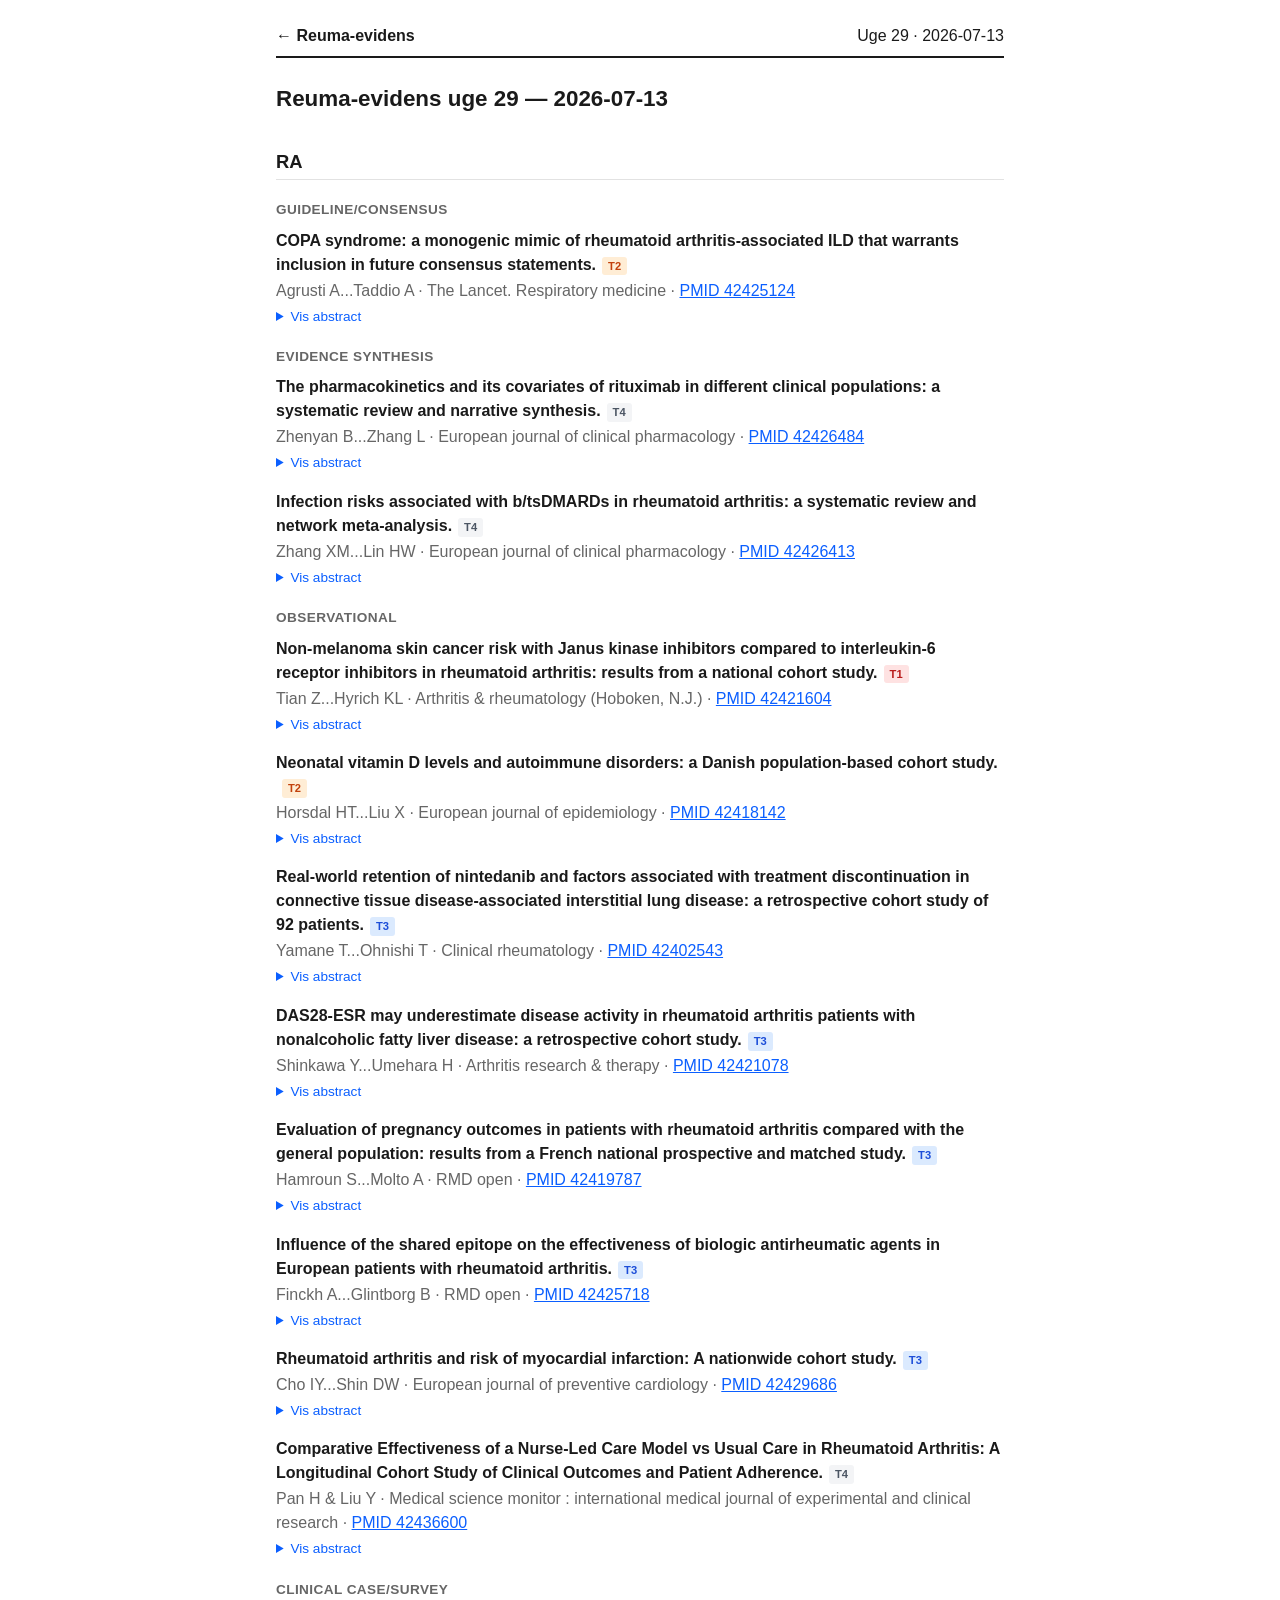
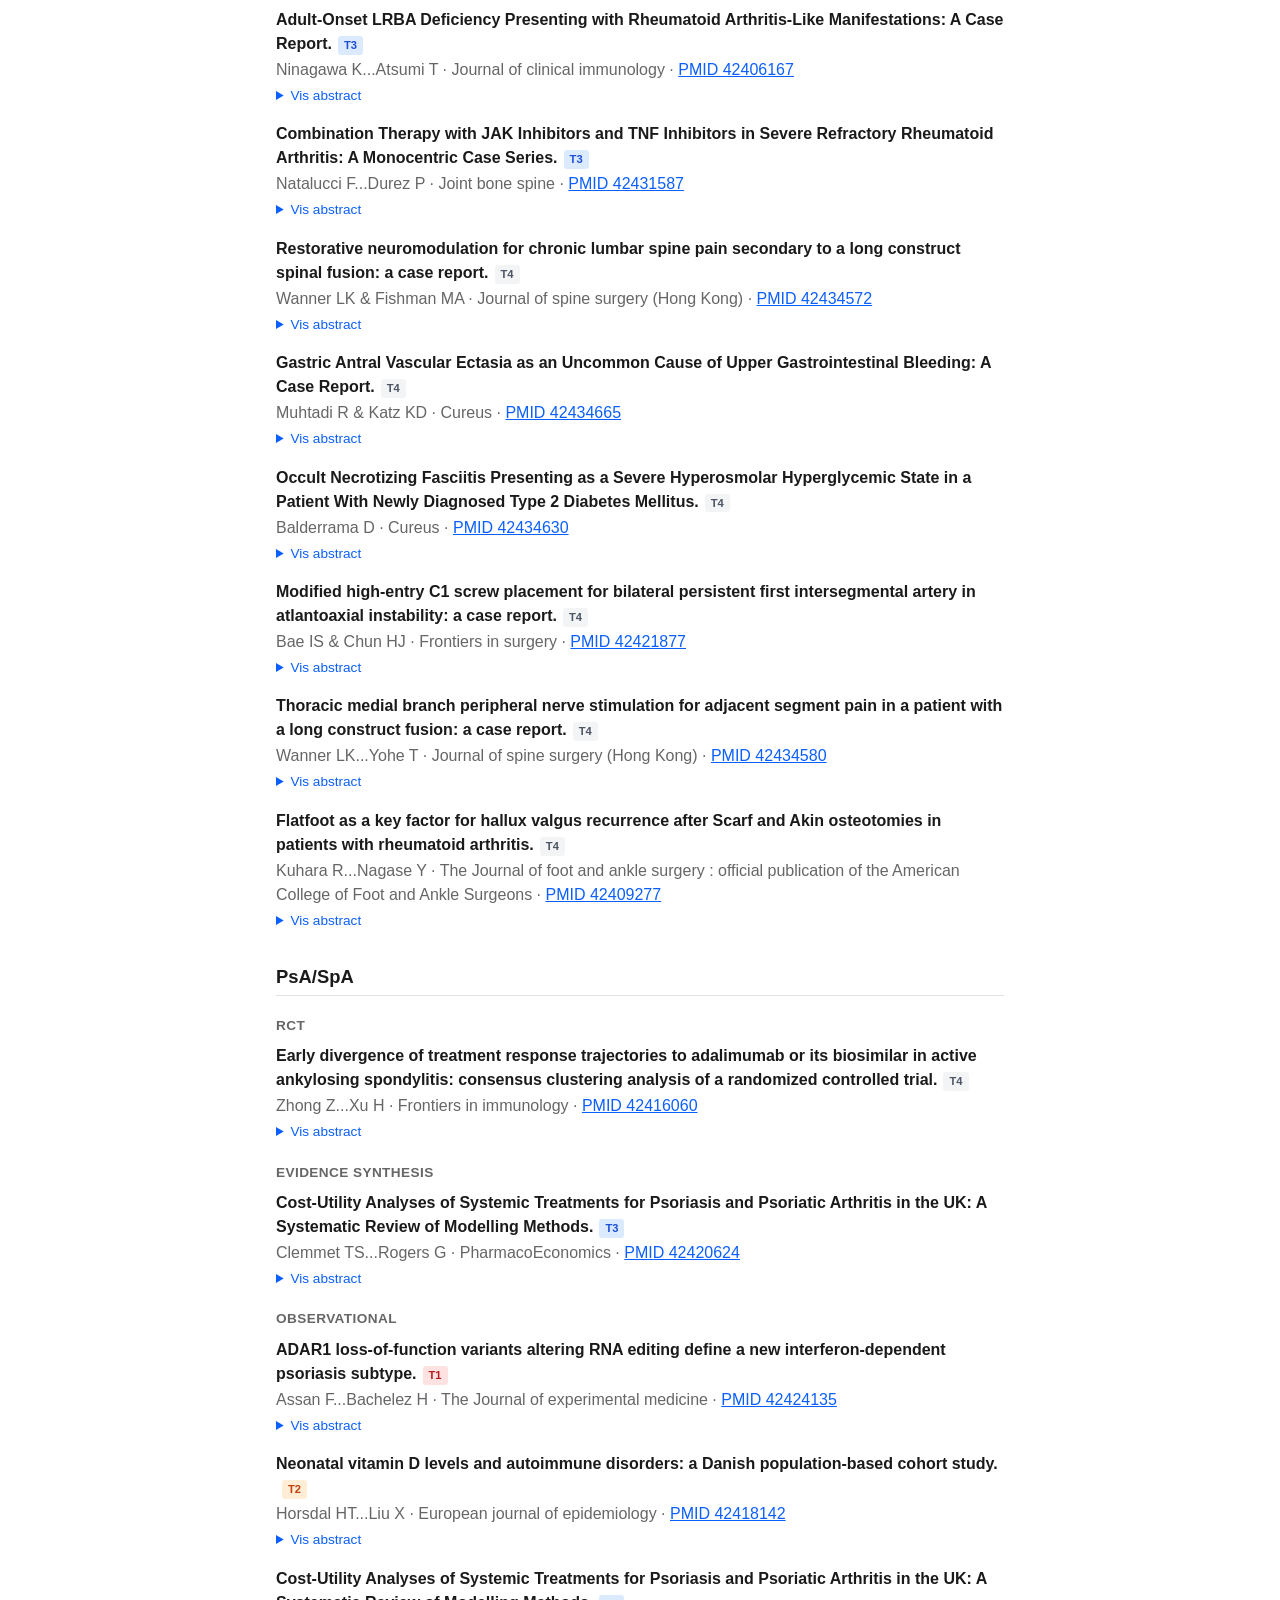
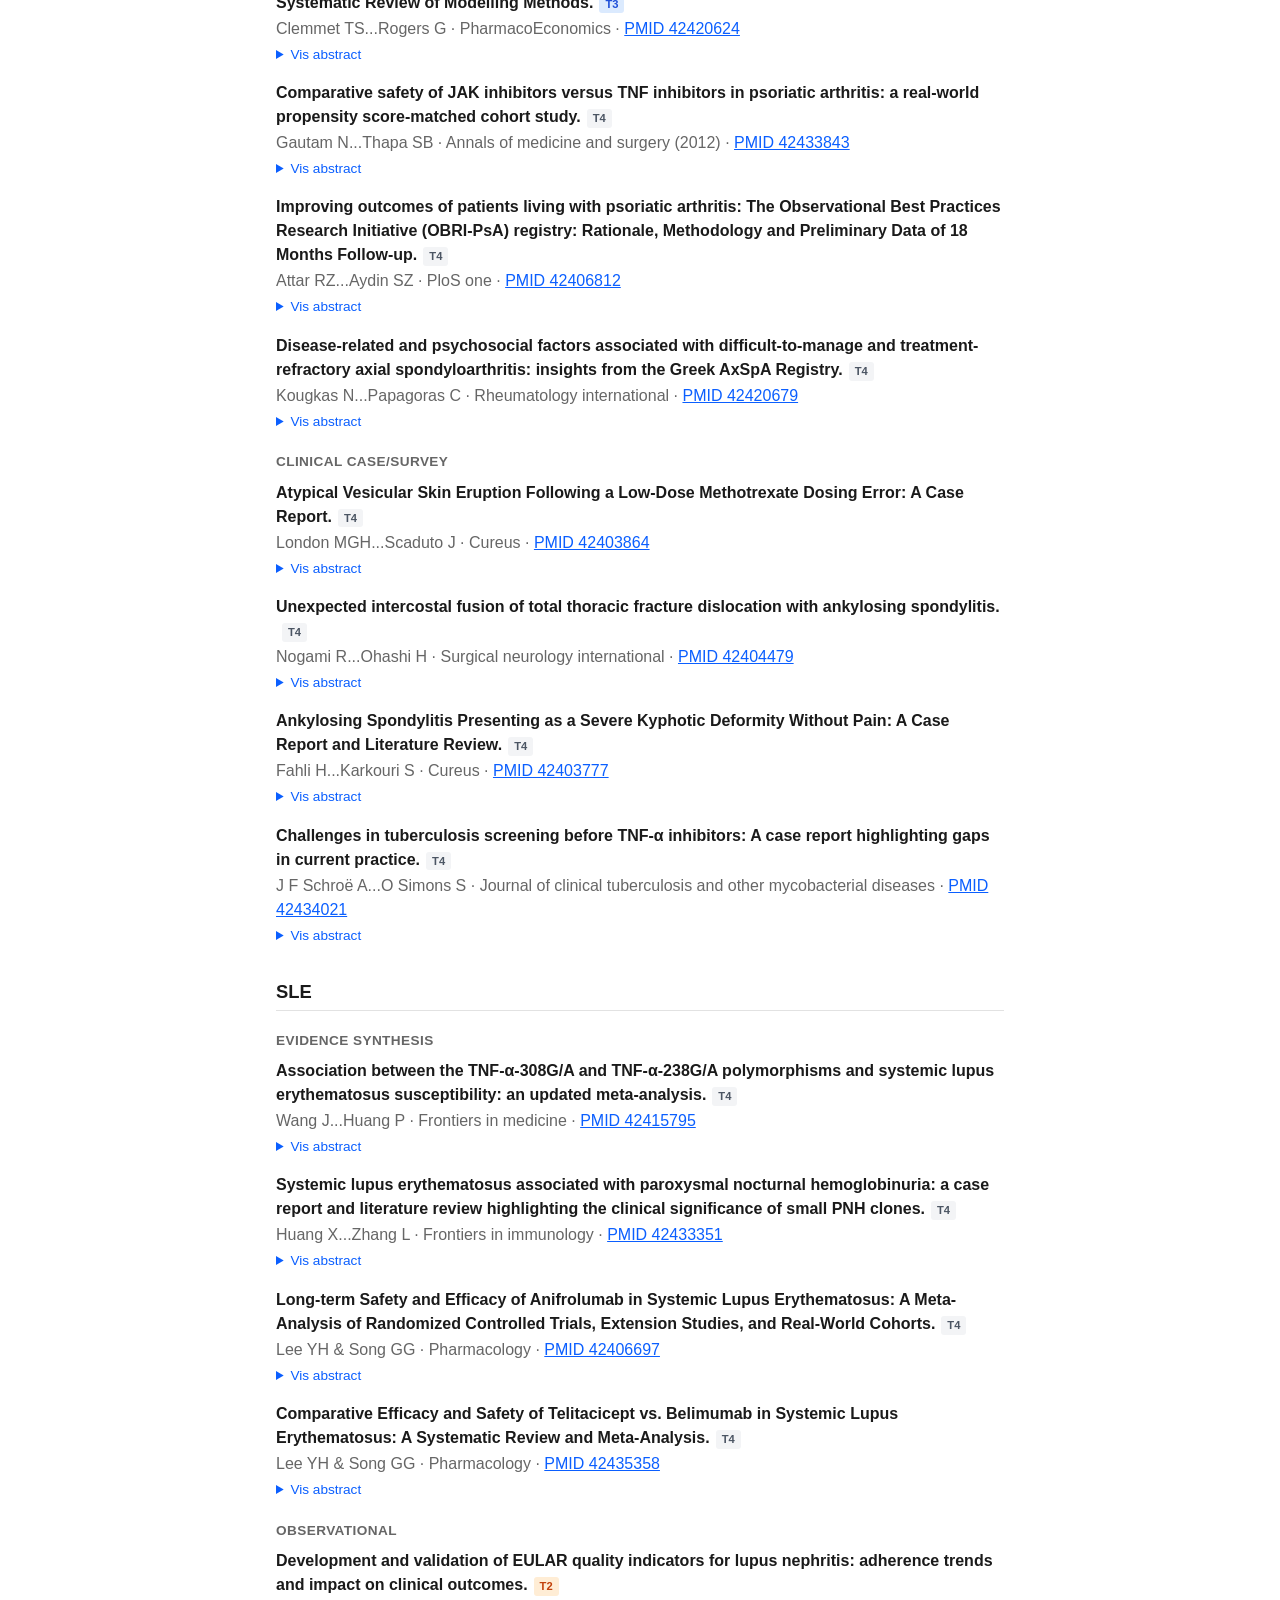
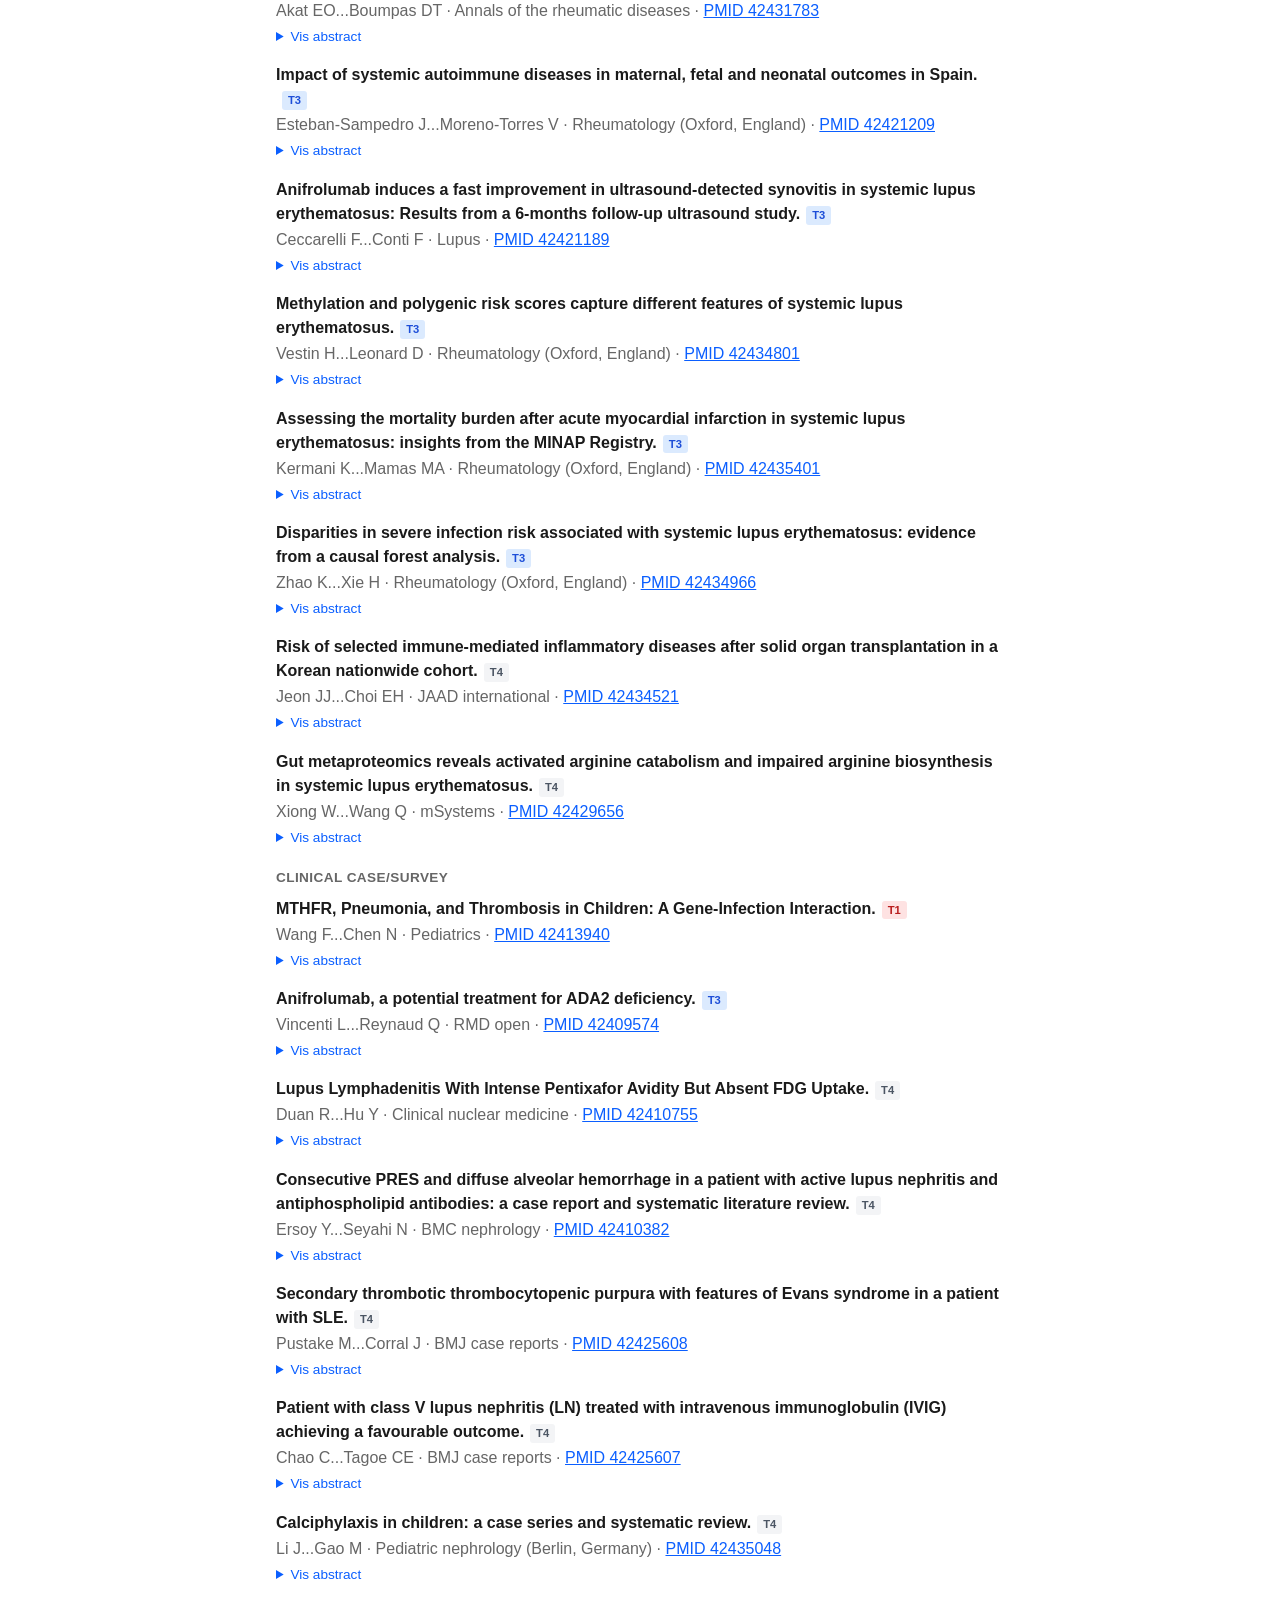
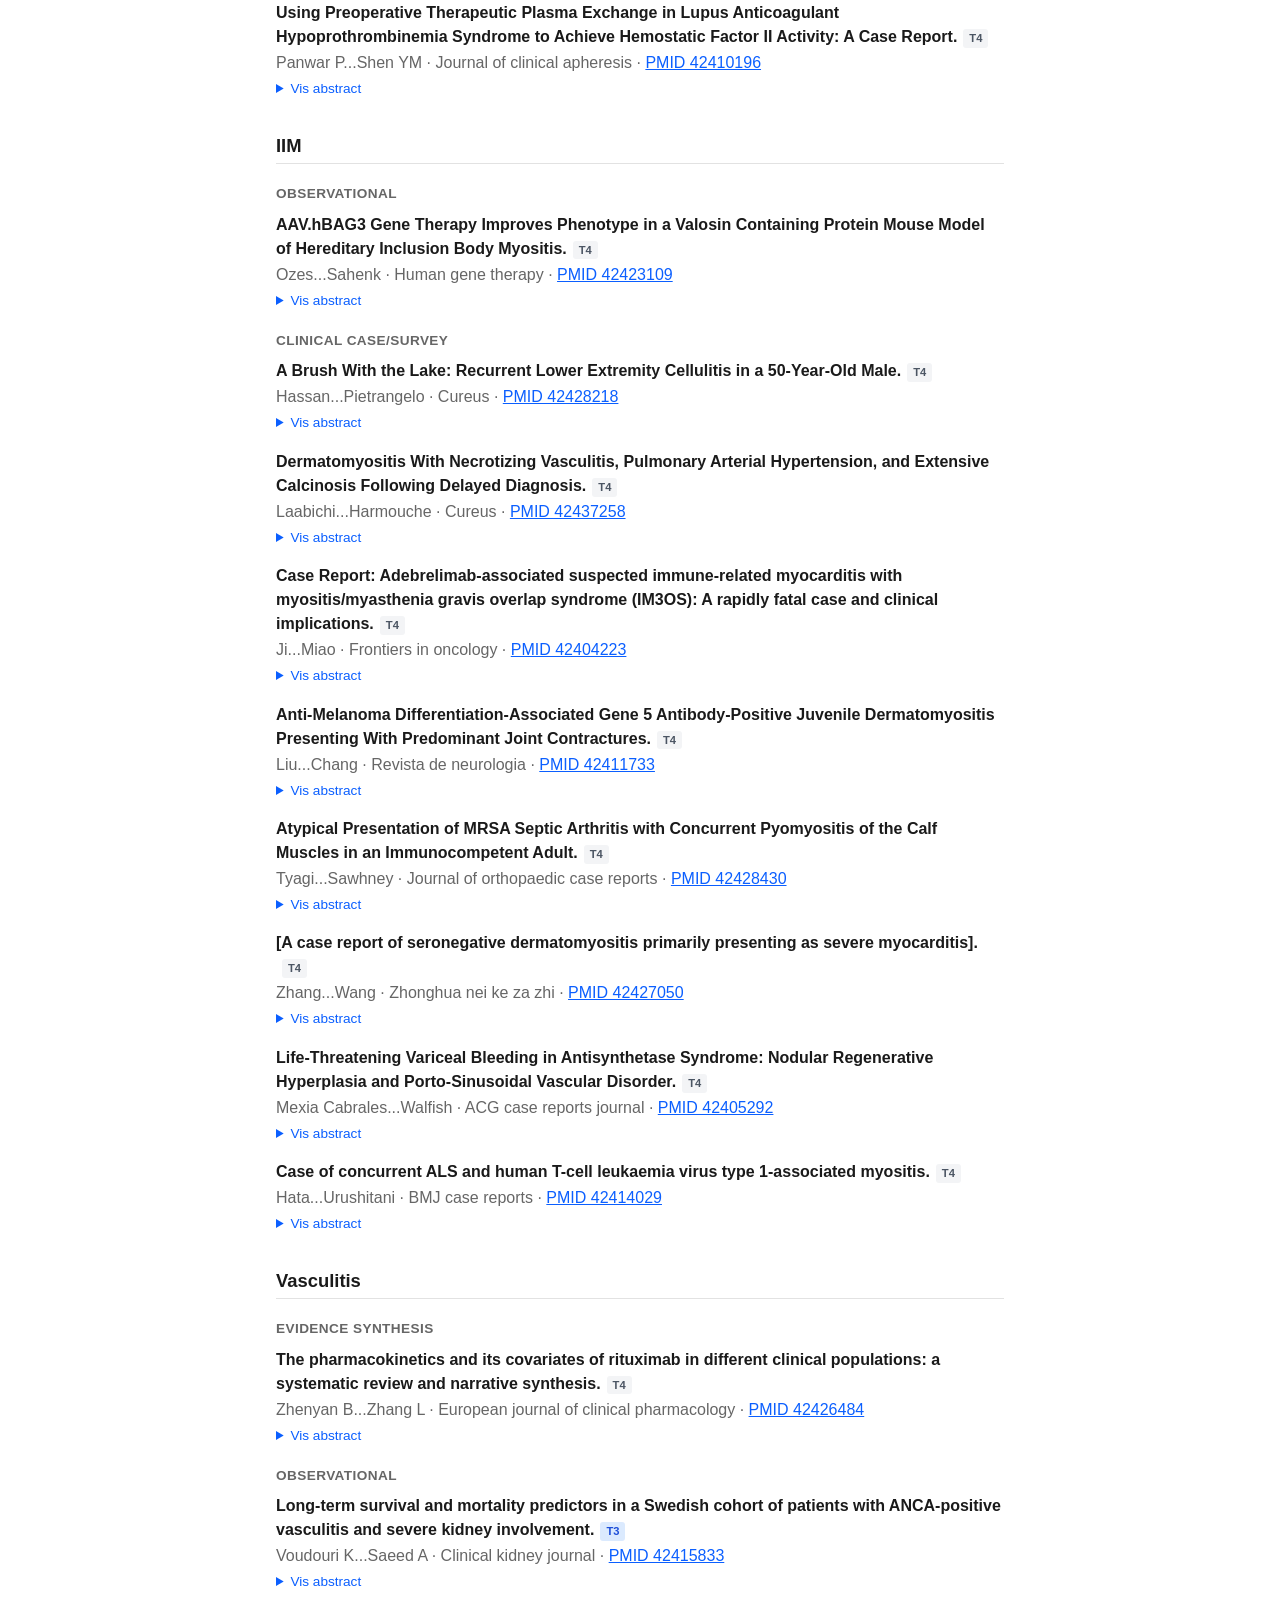
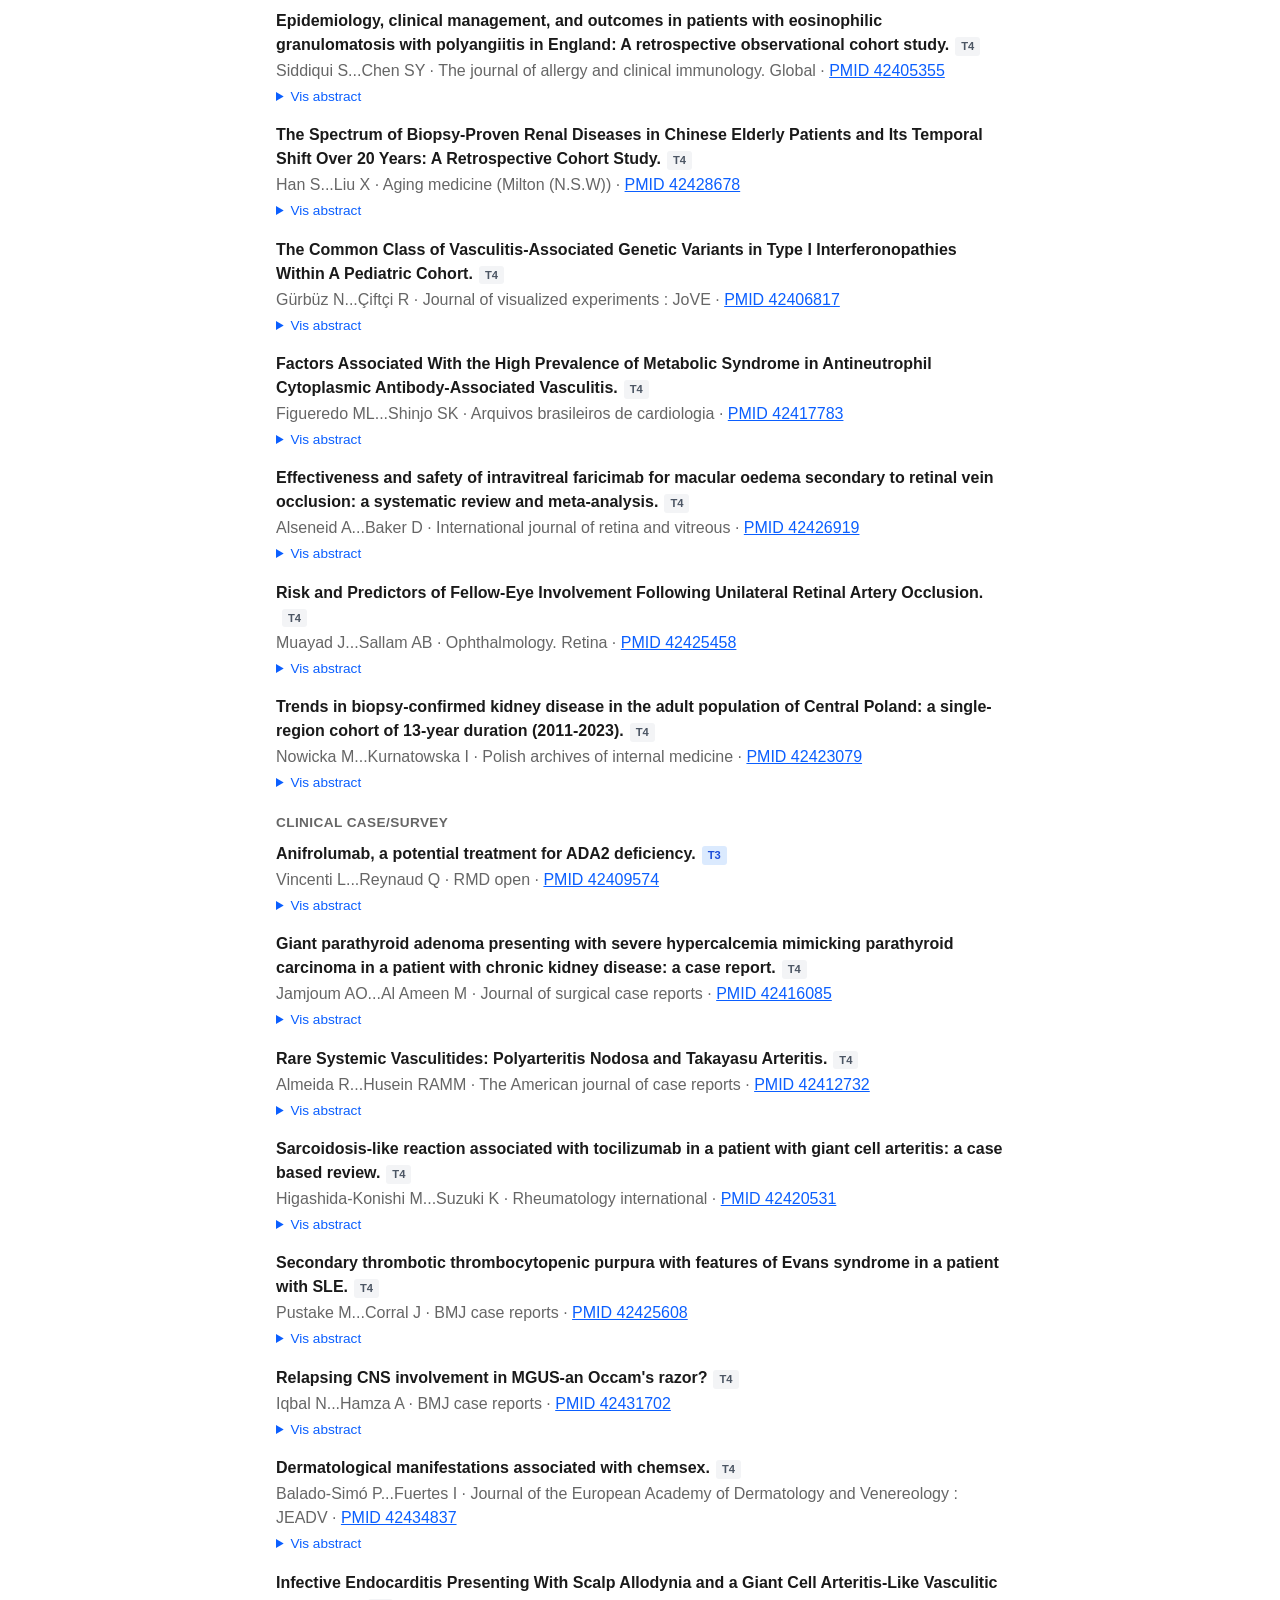
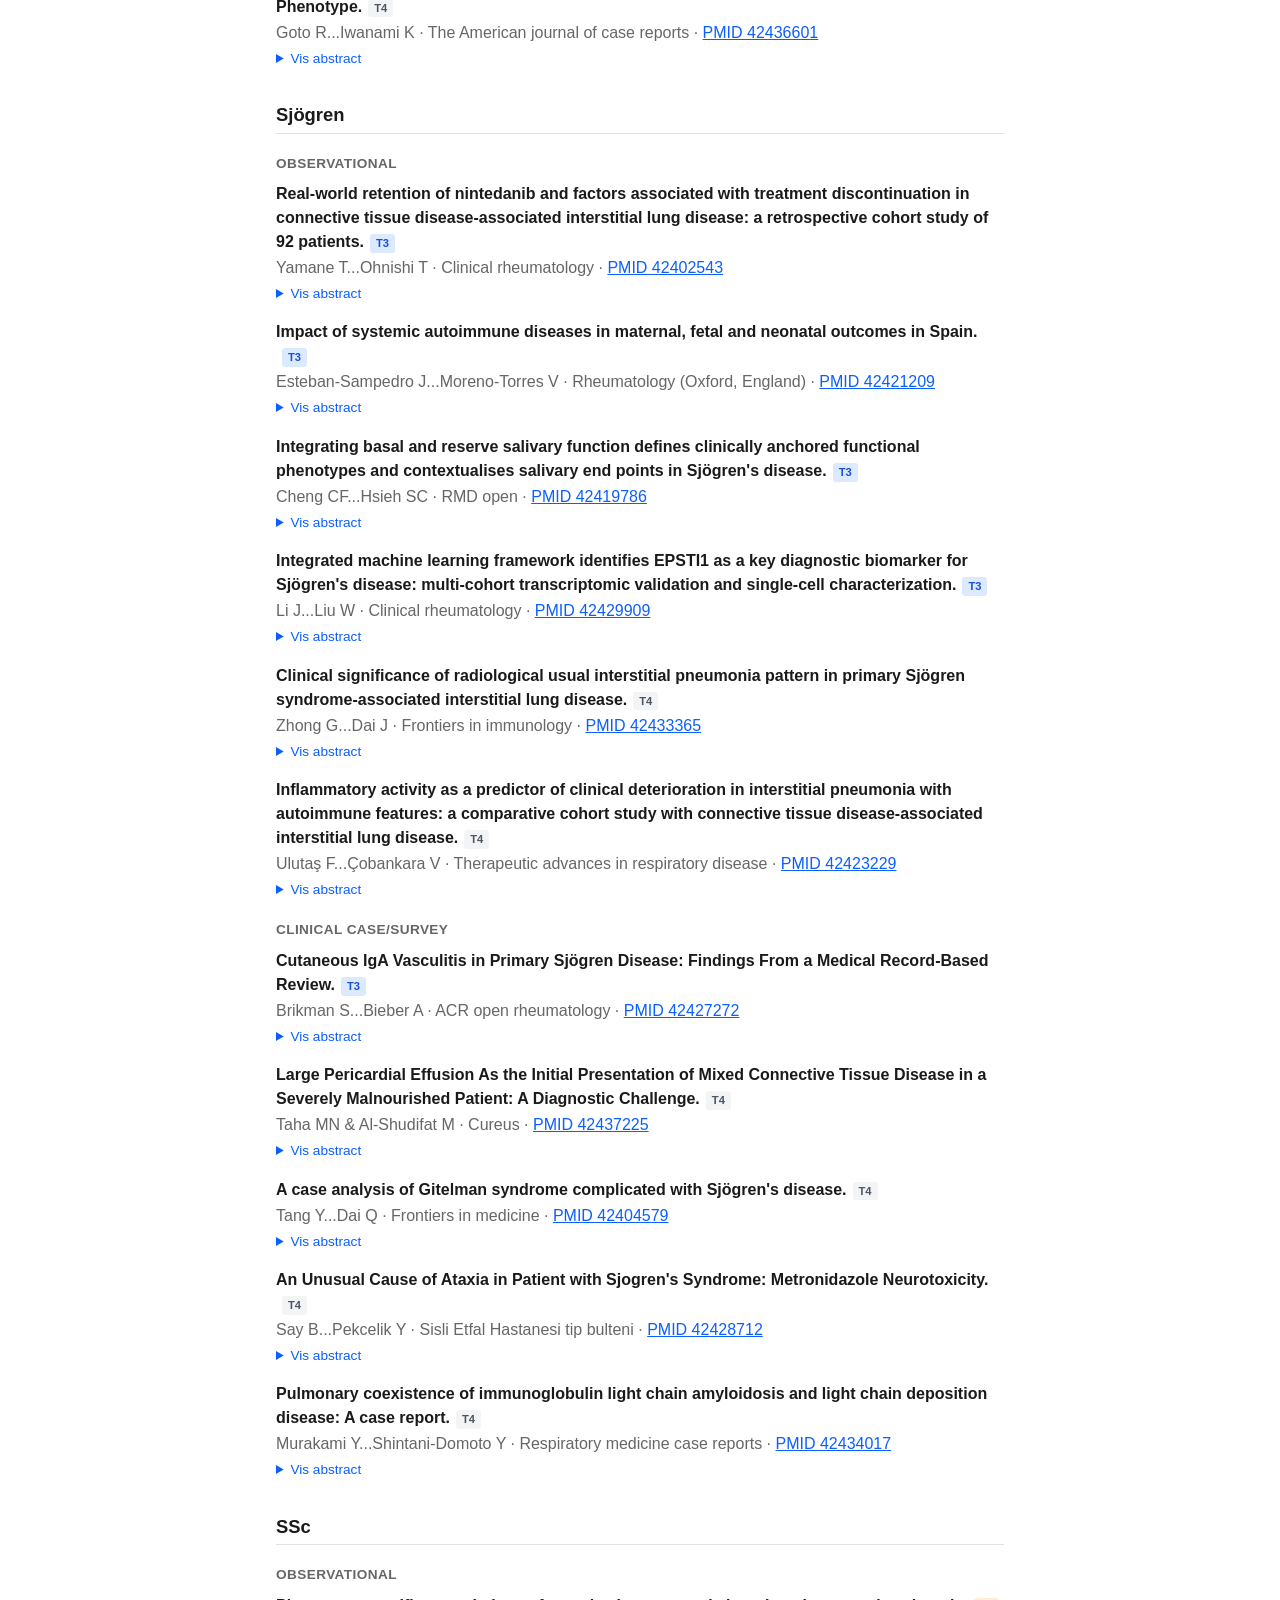
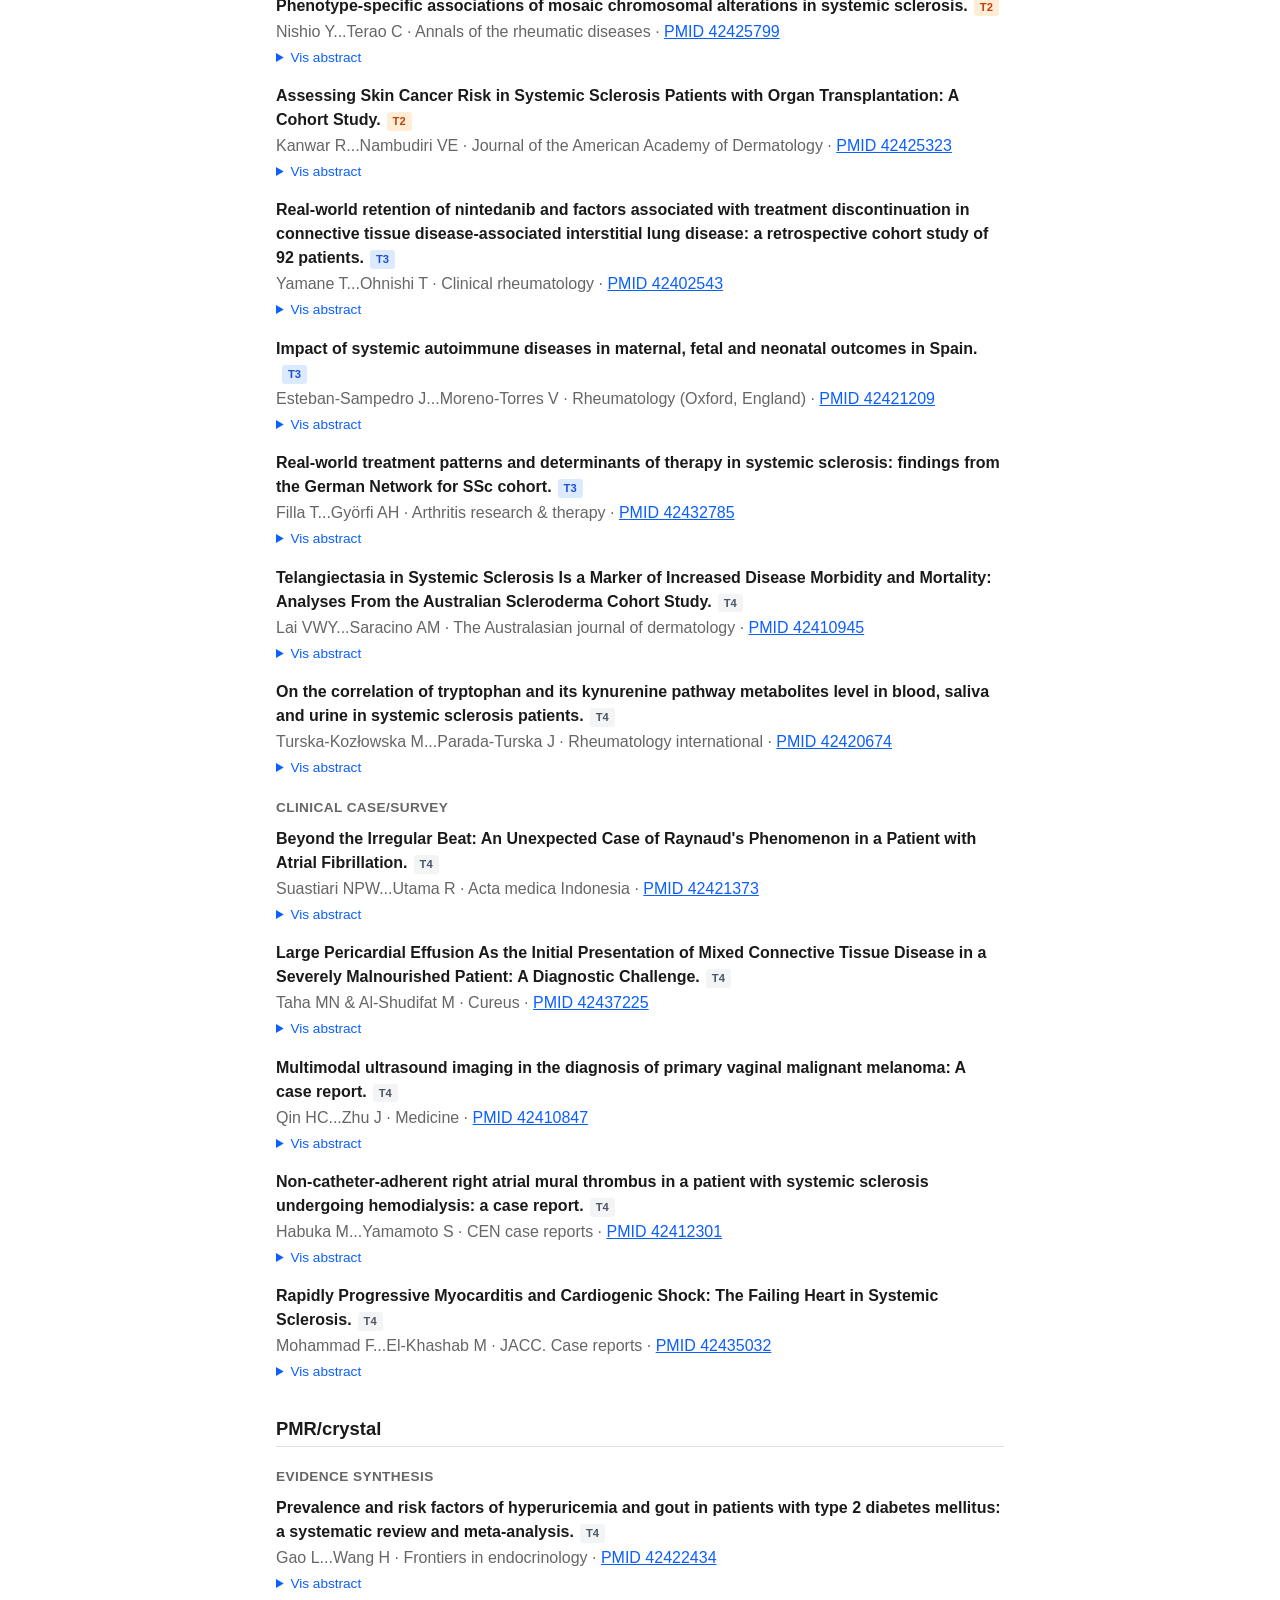
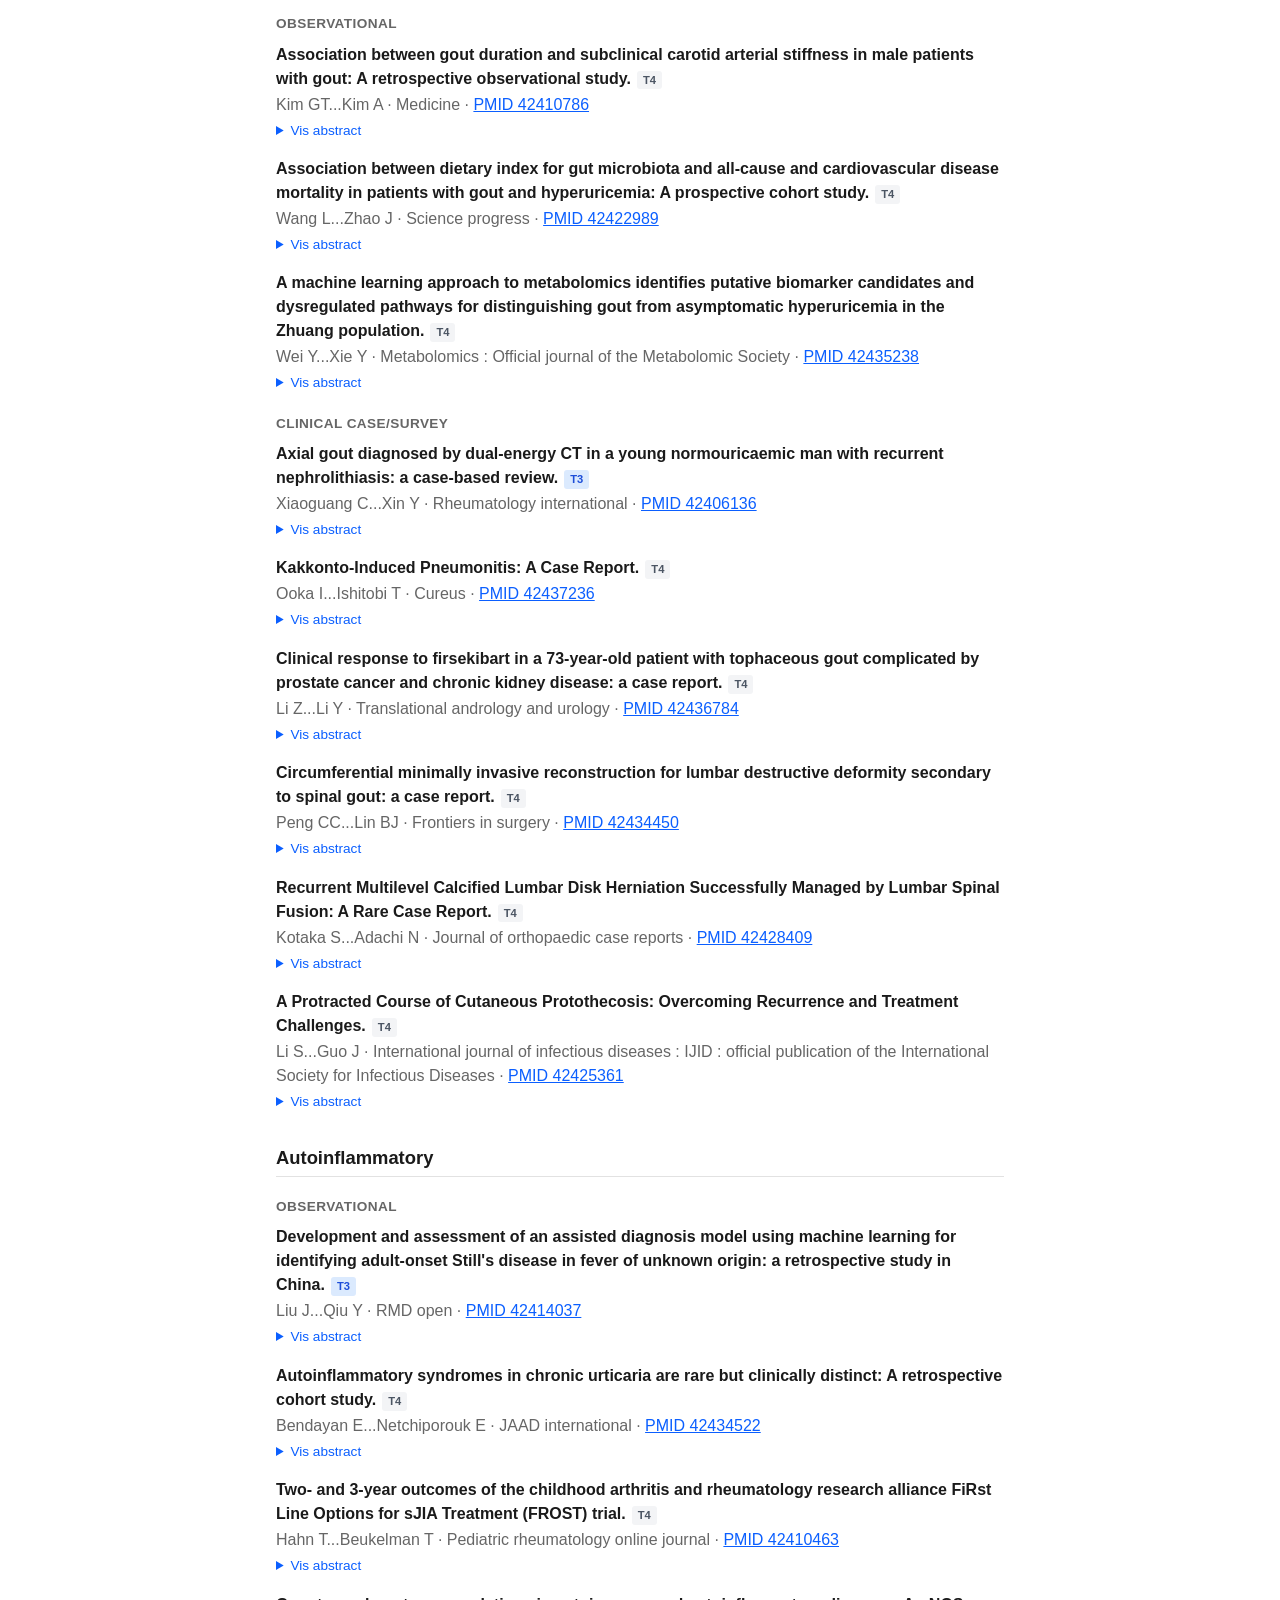
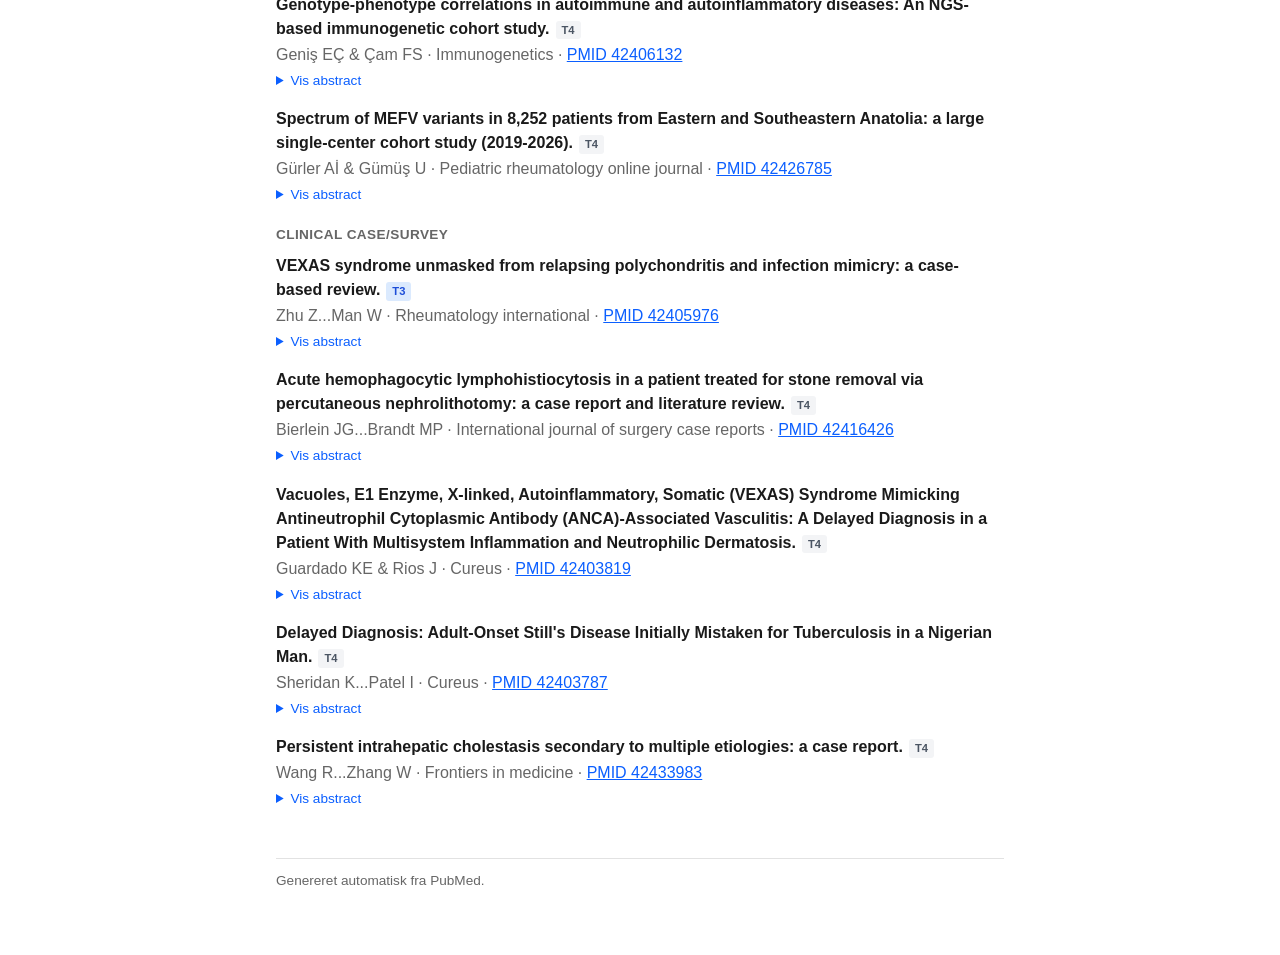
<file: docs/2026-07-13.html>
<!DOCTYPE html>
<html lang="da">
<head>
<meta charset="UTF-8">
<meta name="viewport" content="width=device-width, initial-scale=1">
<title>Reuma-evidens uge 29 — 2026-07-13</title>
<link rel="stylesheet" href="assets/style.css">
</head>
<body>
<header class="site-header">
  <a href="index.html">← Reuma-evidens</a>
  <span>Uge 29 · 2026-07-13</span>
</header>
<h1>Reuma-evidens uge 29 — 2026-07-13</h1>
<h2>RA</h2>
<h3>Guideline/consensus</h3>
<div class="item">
  <p class="title">COPA syndrome: a monogenic mimic of rheumatoid arthritis-associated ILD that warrants inclusion in future consensus statements.<span class="tier-badge t2">T2</span></p>
  <p class="meta">Agrusti A...Taddio A · The Lancet. Respiratory medicine · <a href="https://pubmed.ncbi.nlm.nih.gov/42425124/">PMID 42425124</a></p>
  <details class="abstract-toggle">
    <summary>Vis abstract</summary>
    <p class="abstract-full">Abstract not available.</p>
  </details>
</div>
<h3>Evidence synthesis</h3>
<div class="item">
  <p class="title">The pharmacokinetics and its covariates of rituximab in different clinical populations: a systematic review and narrative synthesis.<span class="tier-badge t4">T4</span></p>
  <p class="meta">Zhenyan B...Zhang L · European journal of clinical pharmacology · <a href="https://pubmed.ncbi.nlm.nih.gov/42426484/">PMID 42426484</a></p>
  <details class="abstract-toggle">
    <summary>Vis abstract</summary>
    <p class="abstract-full">The regimen of rituximab we not determined based on evidence from pharmacokinetics. However, rituximab exhibited significant pharmacokinetic variability among different clinical populations, which might be a key factor influencing individual exposure and response to this monoclonal antibody. This systematic review aimed to analyze the traditional and population pharmacokinetics of rituximab and to investigate covariates influencing its pharmacokinetics.</p>
    <p class="abstract-full">A systematic search was conducted in three English databases (Medline, Embase, Cochrane Central Register of Controlled Trials) and two Chinese database (China National Knowledge Infrastructure and Wanfang Data). Traditional and population pharmacokinetics of rituximab conducted in humans were included. Study designs, population characteristics, pharmacokinetic parameters, and covariates were extracted. The ClinPK's checklist was used to assess the reporting quality of the included studies. The PROSPERO registered ID was CRD420251085784.</p>
    <p class="abstract-full">The systematic research yield 25 traditional pharmacokinetics studies and 26 population pharmacokinetics studies. The included studies mainly investigated the pharmacokinetics of rituximab in patients with non-Hodgkin's lymphoma, rheumatoid arthritis, kidney disease and anti-neutrophil cytoplasmic antibody-associated vasculitis. Significant variability in pharmacokinetic parameters existed among different clinical populations as well as among different subjects encountering similar clinical conditions. Most (23, 88.5%) population pharmacokinetics studies used a two-compartment model to describe rituximab pharmacokinetics. However, the elimination kinetics were inconsistent including the first-order elimination, time-varying elimination and target-mediated drug disposition. Body size descriptors such as body surface area, body mass index and body weight were the most frequently observed significant covariates, which appeared in 17 studies. Other significant covariates included gender, basal CD19/20count, tumor stage, baseline total metabolic tumor volume, anti-drug antibodies, disease progression, urinary protein to creatinine ratios and the number of rituximab treatment courses. In addition, the pharmacokinetic parameters of rituximab biosimilars were proved to be non-inferior to that of the originators. Compared with intravenous administration, subcutaneous administration with a specific dose of 1600 mg or 1400 mg could achieve non-inferior Cin chronic lymphocytic leukemia and diffuse large B-cell lymphoma respectively.</p>
    <p class="abstract-full">This systematic review presented a comprehensive overview of rituximab's pharmacokinetics across various clinical populations. It highlighted the complexity and variability of rituximab's pharmacokinetics. Future research should place emphasis on the model informed precision dosing of rituximab based on pharmacokinetics and various influencing factors in clinical practice.</p>
  </details>
</div>
<div class="item">
  <p class="title">Infection risks associated with b/tsDMARDs in rheumatoid arthritis: a systematic review and network meta-analysis.<span class="tier-badge t4">T4</span></p>
  <p class="meta">Zhang XM...Lin HW · European journal of clinical pharmacology · <a href="https://pubmed.ncbi.nlm.nih.gov/42426413/">PMID 42426413</a></p>
  <details class="abstract-toggle">
    <summary>Vis abstract</summary>
    <p class="abstract-full">To evaluate infection risks in rheumatoid arthritis (RA) patients with biological or targeted synthetic disease-modifying antirheumatic drugs (b/tsDMARDs) as monotherapy or combined with conventional synthetic DMARDs (csDMARDs).</p>
    <p class="abstract-full">A comprehensive literature search of MEDLINE, EMBASE, Cochrane Central Register of Controlled Trials (CENTRAL), and ClinicalTrials.gov from their inception to 31 October 2024 was conducted to identify randomized controlled trials (RCTs) assessing infection risks in RA patients receiving b/tsDMARDs. Primary outcome was serious infection incidence; secondary outcomes included any infection and specific events such as respiratory tract infections, gastroenteritis and herpes zoster. A frequentist network meta-analysis was performed to calculate odds ratios (ORs).</p>
    <p class="abstract-full">A total of 127 RCTs involving 55,749 patients were included. b/tsDMARD monotherapy showed a similar risk of serious infections versus csDMARDs. Combining csDMARDs with adalimumab, infliximab, tofacitinib, or upadacitinib (though not with other b/tsDMARDs) was associated with a significantly increased risk of serious infections (OR 1.51, 95% CI: 1.04-2.19; OR 1.75, 95% CI: 1.09-2.81; OR 2.52, 95% CI: 1.26-5.03; OR 2.31, 95% CI: 1.13-4.73). For any infection, b/tsDMARD monotherapy posed a similar risk to csDMARDs, except for etanercept. Certain tsDMARDs were associated with an increased incidence of herpes zoster versus csDMARDs, except for filgotinib and peficitinib.</p>
    <p class="abstract-full">Compared to csDMARDs, b/tsDMARD monotherapy showed no elevated serious infection risk, whereas specific combinations increased the risk of serious infections in RA patients. A clinical reference pathway was developed to inform drug selection optimization for RA patients receiving b/tsDMARDs.</p>
  </details>
</div>
<h3>Observational</h3>
<div class="item">
  <p class="title">Non-melanoma skin cancer risk with Janus kinase inhibitors compared to interleukin-6 receptor inhibitors in rheumatoid arthritis: results from a national cohort study.<span class="tier-badge t1">T1</span></p>
  <p class="meta">Tian Z...Hyrich KL · Arthritis &amp; rheumatology (Hoboken, N.J.) · <a href="https://pubmed.ncbi.nlm.nih.gov/42421604/">PMID 42421604</a></p>
  <details class="abstract-toggle">
    <summary>Vis abstract</summary>
    <p class="abstract-full">Non-melanoma skin cancer (NMSC) is one of the most common malignancies in rheumatoid arthritis (RA). This analysis assessed NMSC risk with Janus kinase inhibitors (JAKi) compared to interleukin-6 receptor inhibitors (IL-6Ri).</p>
    <p class="abstract-full">This study used data from the British Society for Rheumatology Rheumatoid Arthritis Register (BSRBR-RA) linked to National Cancer Registration and Analysis Service (NCRAS). People with RA initiating first JAKi or IL-6Ri without prior exposure to the comparator class were included. The primary analysis was ever-exposed model with first 90 days after treatment initiation excluded. Cox proportional hazards models estimated hazard ratios (HRs) with inverse probability of treatment weighting (IPTW) to adjust for confounding. Secondary analysis was on-treatment analysis.</p>
    <p class="abstract-full">A total of 3,985 people with RA were included in primary analysis, with 116 first-ever NMSC recoded. The IPTW HR for JAKi vs IL-6Ri was 1.64 (95% CI: 0.85, 3.17). The IPTW-weighted absolute rate difference was 3.3 events per 1,000 person-years with JAKi versus IL-6Ri, which is around one additional NMSC event for every 307 patients who initiated JAKi rather than IL-6Ri and followed for 1 year. In on-treatment analysis, 32 and 19 NMSC events occurred among patients actively receiving IL-6Ri and JAKi, with IPTW HR of 1.82 (95% CI: 0.84, 3.96).</p>
    <p class="abstract-full">Initiation of JAKi was associated with a clinically small, plausibly higher NMSC risk than IL-6Ri, although not statistically significant over 3.3 years. Rheumatologists and patients should weigh the potential risk of NMSC against the benefits of disease control when considering treatment choices.</p>
  </details>
</div>
<div class="item">
  <p class="title">Neonatal vitamin D levels and autoimmune disorders: a Danish population-based cohort study.<span class="tier-badge t2">T2</span></p>
  <p class="meta">Horsdal HT...Liu X · European journal of epidemiology · <a href="https://pubmed.ncbi.nlm.nih.gov/42418142/">PMID 42418142</a></p>
  <details class="abstract-toggle">
    <summary>Vis abstract</summary>
    <p class="abstract-full">To examine the associations of neonatal 25-hydroxyvitamin D (25(OH)D) and vitamin D-binding protein (DBP), and their corresponding genetic predictors, with the risk of nine autoimmune disorders. We conducted a population-based cohort study of a random sample of individuals born in Denmark between 1981 and 2005, sourced from the iPSYCH2012 study. We measured 25(OH)D and DBP concentrations in neonatal dried blood spots. We identified individuals diagnosed with selected autoimmune disorders (multiple sclerosis, rheumatoid arthritis, psoriatic arthritis, type 1 diabetes mellitus, autoimmune thyroiditis, Graves' disease, celiac disease, Crohn's disease, and ulcerative colitis). Cox regression was employed to estimate hazard ratios (HRs) for any autoimmune disorder and for nine specific diagnoses, in relation to 25(OH)D, DBP, and their polygenic scores (PGSs). Among 20,404 eligible individuals, 757 (3.7%) developed an autoimmune disorder. Neither neonatal 25(OH)D nor DBP was associated with the risk of any autoimmune disorder, with HRs of 1.07 (95% CI, 0.99-1.15) and 0.99 (95% CI, 0.92-1.07) per standard deviation (SD) increase, respectively. Similarly, PGSs for 25(OH)D and DBP did not show an association with any autoimmune disorder, with HRs of 1.04 (95% CI, 0.97-1.12) and 0.98 (95% CI, 0.91-1.05) per SD increase, respectively. Findings were similar when exposures were analyzed in tertiles and across nine individual autoimmune disorders. Neonatal vitamin D is not associated with the risk of autoimmune disorders. Similarly, genetic predictors of vitamin D status, as reflected in PGSs for 25(OH)D and DBP, are not associated with the risk of autoimmune disorders.</p>
  </details>
</div>
<div class="item">
  <p class="title">Real-world retention of nintedanib and factors associated with treatment discontinuation in connective tissue disease-associated interstitial lung disease: a retrospective cohort study of 92 patients.<span class="tier-badge t3">T3</span></p>
  <p class="meta">Yamane T...Ohnishi T · Clinical rheumatology · <a href="https://pubmed.ncbi.nlm.nih.gov/42402543/">PMID 42402543</a></p>
  <details class="abstract-toggle">
    <summary>Vis abstract</summary>
    <p class="abstract-full">Treatment discontinuation of nintedanib is an important clinical issue in patients with connective tissue disease-associated interstitial lung disease (CTD-ILD). This study aimed to evaluate real-world retention of nintedanib across CTD subtypes and to explore factors associated with treatment discontinuation.</p>
    <p class="abstract-full">We conducted a single-center retrospective study of consecutive patients with CTD-ILD who initiated nintedanib between June 2019 and December 2024. Clinical data, including baseline characteristics, concomitant therapies, and treatment outcomes, were collected. The primary outcome was the 48-week retention rate. Kaplan-Meier analysis and Cox proportional hazards models were used to evaluate factors associated with treatment discontinuation.</p>
    <p class="abstract-full">A total of 92 patients were included (rheumatoid arthritis [RA], n = 25; idiopathic inflammatory myopathy [IIM], n = 25; systemic sclerosis [SSc], n = 21; microscopic polyangiitis [MPA], n = 10; Sjögren disease [SjD], n = 9). The 48-week retention rate was 82.6%, with a median treatment duration of 978 days (IQR, 586-1356). Retention was lowest in RA, with higher rates observed in other CTD subtypes. Stratified analyses showed that this difference was evident in patients aged &lt; 65 years (p = 0.001) and those receiving an initial dose of 300 mg/day (p = 0.003), but not in older patients or those receiving &lt; 300 mg/day. In univariable analysis, RA (HR 3.10, p = 0.024) and an initial dose of 300 mg/day (HR 2.67, p = 0.050) were associated with discontinuation. However, RA was not independently associated with discontinuation after adjustment for age and initial dose in the exploratory multivariable analysis.</p>
    <p class="abstract-full">Nintedanib showed favorable retention in CTD-ILD. Although retention appeared lower in RA, this difference may be influenced by patient characteristics such as age and initial dosing. Individualized dose selection and appropriate management of adverse events may improve treatment persistence. Key Points • Nintedanib showed favorable 48-week retention in patients with CTD-ILD in a real-world setting. • Lower retention observed in RA was influenced by age and initial dosing, rather than disease subtype alone.</p>
  </details>
</div>
<div class="item">
  <p class="title">DAS28-ESR may underestimate disease activity in rheumatoid arthritis patients with nonalcoholic fatty liver disease: a retrospective cohort study.<span class="tier-badge t3">T3</span></p>
  <p class="meta">Shinkawa Y...Umehara H · Arthritis research &amp; therapy · <a href="https://pubmed.ncbi.nlm.nih.gov/42421078/">PMID 42421078</a></p>
  <details class="abstract-toggle">
    <summary>Vis abstract</summary>
    <p class="abstract-full">Although approximately one-third of patients with rheumatoid arthritis (RA) have comorbid nonalcoholic fatty liver disease (NAFLD), the clinical characteristics of these patients remain unclear. The aim of this study was to clarify the clinical characteristics of RA patients classified as having NAFLD based on imaging, with a focus on composite disease activity assessment.</p>
    <p class="abstract-full">This retrospective cohort study analysed data from 349 RA patients enrolled in the Nagahama Riumachi Cohort between March 2017 and August 2023. Patients with liver diseases other than NAFLD were excluded. NAFLD was classified based on findings from abdominal computed tomography and/or ultrasonography performed during the cohort period. Disease activity was assessed using the Clinical Disease Activity Index (CDAI), Simplified Disease Activity Index (SDAI), Disease Activity Score in 28 joints using C-reactive protein (DAS28-CRP), and Disease Activity Score in 28 joints using erythrocyte sedimentation rate (DAS28-ESR). Functional status was evaluated using the Health Assessment Questionnaire Disability Index (HAQ-DI). Factors associated with NAFLD were examined by logistic regression, and repeated measurements during follow-up were analysed using linear mixed-effects models.</p>
    <p class="abstract-full">Seventy-three patients (20.9%) were classified as having NAFLD and 276 (79.1%) as not having NAFLD. Patients in the NAFLD group were younger, had a higher proportion of men, and had a higher prevalence of body mass index (BMI) ≥ 25 kg/m². There were no significant differences between the groups in disease activity assessed by CDAI, SDAI, or DAS28-CRP. However, the NAFLD group had significantly lower DAS28-ESR and erythrocyte sedimentation rate (ESR) values despite similar C-reactive protein (CRP) levels. HAQ-DI was lower in the NAFLD group, especially in the lower-limb domain. In multivariable analysis, younger age and higher (BMI) were independently associated with NAFLD, but ESR and HAQ-DI were not significantly associated. In linear mixed-effects models, NAFLD classification was not significantly associated with ESR, although ESR tended to be lower in the NAFLD group.</p>
    <p class="abstract-full">Among patients with RA classified as having NAFLD, DAS28-ESR may underestimate disease activity compared with CRP-based or clinical indices. In these patients, DAS28-CRP, CDAI, and SDAI may provide complementary information.</p>
  </details>
</div>
<div class="item">
  <p class="title">Evaluation of pregnancy outcomes in patients with rheumatoid arthritis compared with the general population: results from a French national prospective and matched study.<span class="tier-badge t3">T3</span></p>
  <p class="meta">Hamroun S...Molto A · RMD open · <a href="https://pubmed.ncbi.nlm.nih.gov/42419787/">PMID 42419787</a></p>
  <details class="abstract-toggle">
    <summary>Vis abstract</summary>
    <p class="abstract-full">The aim of the study was to assess the contemporary frequency of adverse pregnancy outcomes in women with rheumatoid arthritis (RA) and to identify associated factors.</p>
    <p class="abstract-full">This French prospective multicentre cohort included pregnant women with RA between 2015 and 2021. Maternal characteristics, disease activity, treatments and pregnancy outcomes were analysed. Outcomes of pregnancies in women with RA were compared in univariable analysis with those of matched general population women from the 2016 and 2021 French perinatal surveys assessing maternal and neonatal health. Multivariable logistic regressions were performed to identify factors associated with adverse outcomes.</p>
    <p class="abstract-full">A total of 100 pregnancies in 90 women with RA were analysed. Mean maternal age was 33.7±5.0 years and 57.6% were nulliparous. During pregnancy, 46% received glucocorticoids and 39% biologic disease-modifying antirheumatic drugs. Compared with the 359 controls from the general population, preterm birth (OR 2.08, 95% CI 1.04 to 4.09) and small for gestational age (SGA) (OR 2.11, 95% CI 1.12 to 3.94; OR 3.21, 95% CI 1.13 to 9.44) rates were higher in RA pregnancies. SGA was associated with nulliparity (adjusted OR (aOR) 4.38, 95% CI 1.12 to 9.78), whereas preterm birth was associated with maternal age (aOR 1.14, 95% CI 1.01 to 1.30) and exposure to glucocorticoids at doses ≥10 mg/day during pregnancy (aOR 4.91, 95% CI 1.30 to 10.59).</p>
    <p class="abstract-full">In this contemporary cohort mostly followed in tertiary care centres, pregnancies in women with RA remained at increased risk of preterm birth and SGA. Exposure to systemic glucocorticoids at doses ≥ 10 mg/day emerged as a risk factor for preterm birth, although a contribution of maternal disease activity cannot be entirely excluded.</p>
  </details>
</div>
<div class="item">
  <p class="title">Influence of the shared epitope on the effectiveness of biologic antirheumatic agents in European patients with rheumatoid arthritis.<span class="tier-badge t3">T3</span></p>
  <p class="meta">Finckh A...Glintborg B · RMD open · <a href="https://pubmed.ncbi.nlm.nih.gov/42425718/">PMID 42425718</a></p>
  <details class="abstract-toggle">
    <summary>Vis abstract</summary>
    <p class="abstract-full">For rheumatoid arthritis (RA), the'shared epitope' (SE) allele has been proposed as a predictive biomarker for the effectiveness of mainly abatacept and other biologic disease-modifying antirheumatic drugs (bDMARDs).</p>
    <p class="abstract-full">To explore the relative impact of SE positivity on the effectiveness of different bDMARDs in European patients with RA.</p>
    <p class="abstract-full">Nested cohort study in the Swiss (Swiss Clinical Quality Management) and Danish (DANBIO) rheumatology registries. Patients with RA who initiated bDMARD treatment and had available DNA samples to define SE were included. Four bDMARD groups were defined: abatacept, tumour necrosis factor inhibitors (TNFi), rituximab, tocilizumab. Patients were matched 1:1 using propensity scores and the effectiveness compared between patients being SE positive versus SE negative. For sensitivity, the number of SE alleles was included. Primary end point was treatment retention (crude by SE status, adjusted Cox regression analyses including relevant covariates). Secondary end points were low disease activity (LDA) and remission (1, 2 years).</p>
    <p class="abstract-full">Of the 5248 treatment courses initially identified, 464 patients in each of the four bDMARD groups were matched (SE negative: 31%, one SE allele: 48%, two alleles: 21%). For all bDMARD groups, crude 1-year treatment retention was unaffected by SE status. Cox regression analyses showed non-significant HRs for SE-positive versus SE-negative patients: abatacept 0.99 (95% CI 0.71 to 1.38), TNFi 1.01 (0.66 to 1.54), rituximab 1.14 (0.71 to 1.84), tocilizumab 1.48 (0.92 to 2.40). LDA and remission rates were unaffected by SE status for all four bDMARDs. Sensitivity analyses showed similar results.</p>
    <p class="abstract-full">In the current study, the SE was not associated with bDMARD effectiveness in patients with RA of mainly European ancestry.</p>
  </details>
</div>
<div class="item">
  <p class="title">Rheumatoid arthritis and risk of myocardial infarction: A nationwide cohort study.<span class="tier-badge t3">T3</span></p>
  <p class="meta">Cho IY...Shin DW · European journal of preventive cardiology · <a href="https://pubmed.ncbi.nlm.nih.gov/42429686/">PMID 42429686</a></p>
  <details class="abstract-toggle">
    <summary>Vis abstract</summary>
    <p class="abstract-full">We investigated the risk of MI by RA status and seropositivity and performed exploratory analysis of biologic DMARD (bDMARD) and targeted synthetic DMARD (tsDMARD) use.</p>
    <p class="abstract-full">This retrospective cohort study used the Korean National Health Insurance System database. Patients aged ≥ 40 years newly diagnosed with RA (n = 36,377) were matched 1:3 with non-RA controls (n = 109,131). Fine and Gray subdistribution hazard models estimated subdistribution hazard ratios (sHR) for MI risk by RA status, seropositivity, bDMARD, and tsDMARD use. During a mean follow-up of 5.6 ± 2.3 years, 1201 MI events in non-RA, 738 in RA, 186 in seronegative RA (SNRA), 552 in seropositive RA (SPRA), 64 with bDMARD use, and 4 with tsDMARD use were identified. Patients with RA had a 1.8-fold increased MI risk compared to non-RA (sHR: 1.84, 95% CI: 1.67-2.01). SNRA and SPRA showed similar risks (sHR: 1.74, 95% CI: 1.49-2.04, and sHR: 1.87, 95% CI: 1.69-2.07, respectively). MI risk remained elevated both with and without bDMARD use (sHR: 2.34, 95% CI: 2.05-2.67; sHR: 1.81, 95% CI: 1.72-1.91, respectively). Non-use of tsDMARDs was associated with increased MI risk (sHR: 1.86, 95% CI: 1.77-1.96), whereas tsDMARD use was not significantly associated with MI (sHR: 1.43, 95% CI: 0.90-2.28).</p>
    <p class="abstract-full">RA was associated with increased MI risk irrespective of seropositivity status. Exploratory analyses suggested that tsDMARD users did not exhibit increased MI risk, although the small number of events warrants large-scale prospective studies.</p>
  </details>
</div>
<div class="item">
  <p class="title">Comparative Effectiveness of a Nurse-Led Care Model vs Usual Care in Rheumatoid Arthritis: A Longitudinal Cohort Study of Clinical Outcomes and Patient Adherence.<span class="tier-badge t4">T4</span></p>
  <p class="meta">Pan H &amp; Liu Y · Medical science monitor : international medical journal of experimental and clinical research · <a href="https://pubmed.ncbi.nlm.nih.gov/42436600/">PMID 42436600</a></p>
  <details class="abstract-toggle">
    <summary>Vis abstract</summary>
    <p class="abstract-full">BACKGROUND Achieving clinical remission in rheumatoid arthritis (RA) requires intensive monitoring and high patient adherence. While nurse-led care (NC) integrates specialized disease education and proactive monitoring, its association with long-term outcomes in real-world settings requires further investigation. This study aimed to examine the association between a specialized NC model and clinical remission rates over a 12-month period relative to usual care (UC) and standard pharmacotherapy (NO). MATERIAL AND METHODS This retrospective longitudinal cohort study analyzed 415 RA patients (NC: n=103; UC: n=132; NO: n=180) following treat-to-target protocols. Primary outcome was the association with clinical remission (disease activity score 28 with erythrocyte sedimentation rate [DAS28-ESR] &lt;2.6) at 12 months. RESULTS At 12 months, the NC group exhibited a higher remission rate (41.7%) compared with the UC (28.0%) and NO (17.8%) groups (P&lt;0.001). After adjusting for baseline disease activity and socioeconomic factors, the NC model was identified as a significant independent predictor of remission compared with NO (aOR 2.85) and UC (aOR 1.66). Longitudinal data showed a more pronounced decrease in mean DAS28-ESR within the NC group, correlated with improvements in objective joint counts and subjective assessments. High behavioral adherence was noted in the NC group, with laboratory compliance and medication persistence significantly exceeding that in the NO group (P&lt;0.01). CONCLUSIONS Participation in a specialized NC model is strongly associated with an increased likelihood of clinical remission and superior patient adherence in RA. These findings suggest that integrated nursing support may serve as a beneficial framework correlated with the successful attainment of treat-to-target goals.</p>
  </details>
</div>
<h3>Clinical case/survey</h3>
<div class="item">
  <p class="title">Adult-Onset LRBA Deficiency Presenting with Rheumatoid Arthritis-Like Manifestations: A Case Report.<span class="tier-badge t3">T3</span></p>
  <p class="meta">Ninagawa K...Atsumi T · Journal of clinical immunology · <a href="https://pubmed.ncbi.nlm.nih.gov/42406167/">PMID 42406167</a></p>
  <details class="abstract-toggle">
    <summary>Vis abstract</summary>
    <p class="abstract-full">Lipopolysaccharide-responsive beige-like anchor protein (LRBA) deficiency is a primary inborn error of immunity characterized by immune dysregulation and frequently associated with autoimmune connective tissue manifestations. We describe an adult woman diagnosed with rheumatoid arthritis who was subsequently found to have LRBA deficiency based on genetic testing and investigated inflammatory proteins potentially involved in the pathogenesis of LRBA deficiency. A 44-year-old woman with rheumatoid arthritis presented with persistent diarrhea and abdominal distention lasting over eight months. Abdominal imaging revealed intestinal pseudo-obstruction. Her medical history included megaloblastic anemia, type 1 diabetes, and chronic thyroiditis since childhood. Her brother had died of unexplained diarrhea during childhood. Given her multiple autoimmune manifestations and family history, a primary immune deficiency (PID) was suspected. Genetic analysis identified a heterozygous LRBA splice-site variant (c.1162-1G &gt; A) and a possible heterozygous deletion involving exons 18-41, suggesting compound heterozygous LRBA variants. Thus, the diagnosis of LRBA deficiency-associated autoimmunity. Following the diagnosis, she was treated with abatacept, a CTLA4-immunoglobulin fusion protein, resulting in improvement of gastrointestinal symptoms. Proximity extension assay (OlinkTarget) revealed marked decreases in serum interleukin-17 A (from 3.36 to 2.22 normalized protein expression), tumor necrosis factor (3.26 to 0.69), and chemokine (C-C motif) ligand 20 (3.14 to 0.84) after treatment. LRBA deficiency is characterized by an imbalance of CD4⁺ T cells with increased Th1 and Th17 populations and reduced regulatory T cells. This case highlights that patients with PID, including LRBA deficiency, can present with autoimmune manifestations, and abatacept may represent an effective targeted treatment option for LRBA-deficiency.</p>
  </details>
</div>
<div class="item">
  <p class="title">Combination Therapy with JAK Inhibitors and TNF Inhibitors in Severe Refractory Rheumatoid Arthritis: A Monocentric Case Series.<span class="tier-badge t3">T3</span></p>
  <p class="meta">Natalucci F...Durez P · Joint bone spine · <a href="https://pubmed.ncbi.nlm.nih.gov/42431587/">PMID 42431587</a></p>
  <details class="abstract-toggle">
    <summary>Vis abstract</summary>
    <p class="abstract-full">Abstract not available.</p>
  </details>
</div>
<div class="item">
  <p class="title">Restorative neuromodulation for chronic lumbar spine pain secondary to a long construct spinal fusion: a case report.<span class="tier-badge t4">T4</span></p>
  <p class="meta">Wanner LK &amp; Fishman MA · Journal of spine surgery (Hong Kong) · <a href="https://pubmed.ncbi.nlm.nih.gov/42434572/">PMID 42434572</a></p>
  <details class="abstract-toggle">
    <summary>Vis abstract</summary>
    <p class="abstract-full">Persistent low back pain is a known complication of long construct fusions, often resulting in long term impacts on patients' physical function. While available treatment options manage patients' pain, there are few options available that also work to improve the patients' physical function. Prior studies have demonstrated the benefit of restorative stimulation of the multifidus muscles on patients' pain, function, and disability levels. This case hypothesizes that medial branch restorative neuromodulation at the L2 segment may be therapeutic for the patient's chronic lumbar spine pain, and potentially protective through improved multifidi stability.</p>
    <p class="abstract-full">A 70-year-old female with a past medical history of rheumatoid arthritis, scoliosis status post multiple long-construct spinal fusions now fused to T10 to Pelvis, presented with significant chronic lumbar spine and leg pain. The patient presented to the clinic with 9/10 pain around the T9-T10 level and bilateral iliac crests. Her current pain management regimen included chronic hydrocodone and duloxetine, with minimal benefit for pain, and a home exercise program. Physical exam was significant for flat back kyphosis and S-shaped scoliosis with associated paraspinal muscle spasm. Prone instability and multifidus lift testing were positive bilaterally, and there was magnetic resonance imaging (MRI) evidence of multifidus atrophy. She underwent a permanent peripheral nerve stimulator placement, with lead placement at the L2 medial branches bilaterally, to provide restorative motor stimulation of the multifidus muscle. She completed 30-minute, twice daily restorative motor stimulation sessions. At her most recent follow-up visit, she reports pain is now 6/10, with improvement in several Patient-Reported Outcomes Measurement Information System (PROMIS)-29 domains. Additionally, the patient reports experiencing notable strong contractions of multifidus muscles bilaterally during stimulation sessions. She reports improvements in her quality of life, ability to walk without her cane, and less difficulty with activities of daily living.</p>
    <p class="abstract-full">Restorative neuromodulation using motor programming may represent a potential adjunctive intervention for management of post-fusion pain in select patients by improving segmental stability. The device implantation is minimally invasive, and therapeutic sessions are aligned with functional restoration. Further study is needed to better define its role, mechanisms, and expected outcomes in post-surgical populations.</p>
  </details>
</div>
<div class="item">
  <p class="title">Gastric Antral Vascular Ectasia as an Uncommon Cause of Upper Gastrointestinal Bleeding: A Case Report.<span class="tier-badge t4">T4</span></p>
  <p class="meta">Muhtadi R &amp; Katz KD · Cureus · <a href="https://pubmed.ncbi.nlm.nih.gov/42434665/">PMID 42434665</a></p>
  <details class="abstract-toggle">
    <summary>Vis abstract</summary>
    <p class="abstract-full">Gastric antral vascular ectasia (GAVE) can result in upper gastrointestinal bleeding (UGIB) and is an important diagnostic consideration, especially in the elderly. It is often mistaken for portal hypertensive gastropathy given its similar endoscopic appearances and occurrence in comparable patient populations. We present the case of an elderly patient who presented to the emergency department (ED) with UGIB due to GAVE. A 75-year-old female patient with a past medical history of peptic ulcer disease, hypertension, rheumatoid arthritis, and type II diabetes mellitus presented to the ED for repeat syncopal episodes, nausea, diarrhea, and fatigue. The patient had melanotic stool, significant blood-loss anemia, and an abdominal computed tomography (CT) scan showing hepatic cirrhosis. The patient was administered intravenous packed red blood cells, ceftriaxone, octreotide, and pantoprazole, and was admitted to the hospital. Esophagogastroduodenoscopy (EGD) showed no varices but GAVE, which was then treated with argon plasma coagulation. The patient experienced no further bleeding and was discharged on hospital day 3. GAVE is a rare cause of UGIB with which emergency physicians should be familiar. Immediate stabilization in the ED, followed by prompt and direct endoscopic therapy, is critical for its treatment.</p>
  </details>
</div>
<div class="item">
  <p class="title">Occult Necrotizing Fasciitis Presenting as a Severe Hyperosmolar Hyperglycemic State in a Patient With Newly Diagnosed Type 2 Diabetes Mellitus.<span class="tier-badge t4">T4</span></p>
  <p class="meta">Balderrama D · Cureus · <a href="https://pubmed.ncbi.nlm.nih.gov/42434630/">PMID 42434630</a></p>
  <details class="abstract-toggle">
    <summary>Vis abstract</summary>
    <p class="abstract-full">Necrotizing fasciitis is a rapidly progressive and life-threatening soft tissue infection in which early diagnosis remains challenging when initial clinical findings are subtle or nonspecific. Hyperglycemic crises are frequently triggered by infection and may obscure the underlying etiology when metabolic abnormalities dominate the initial presentation. We report a case of a 52-year-old female with rheumatoid arthritis receiving chronic corticosteroid therapy, an important risk factor for atypical infectious presentations, who presented with altered mental status, dehydration, and severe hyperglycemia consistent with hyperosmolar hyperglycemic state in the setting of newly diagnosed type 2 diabetes mellitus. Initial evaluation revealed no clear infectious source aside from mild localized edema, and the patient was treated with intravenous fluids, insulin infusion, and broad-spectrum antibiotics. Despite early biochemical improvement, she developed persistent hyperlactatemia, refractory hypotension, and progressive lower extremity swelling with subsequent crepitus. Imaging revealed extensive gas within the deep fascial planes consistent with necrotizing fasciitis, requiring emergent surgical intervention. The patient improved following definitive management and was ultimately discharged. This case highlights the importance of continuous clinical reassessment and maintaining a high index of suspicion for occult infections in patients with hyperglycemic crises who fail to improve as expected.</p>
  </details>
</div>
<div class="item">
  <p class="title">Modified high-entry C1 screw placement for bilateral persistent first intersegmental artery in atlantoaxial instability: a case report.<span class="tier-badge t4">T4</span></p>
  <p class="meta">Bae IS &amp; Chun HJ · Frontiers in surgery · <a href="https://pubmed.ncbi.nlm.nih.gov/42421877/">PMID 42421877</a></p>
  <details class="abstract-toggle">
    <summary>Vis abstract</summary>
    <p class="abstract-full">Atlantoaxial instability (AAI) is a recognized cervical manifestation of rheumatoid arthritis (RA) and may require posterior C1-C2 fixation. Conventional C1 lateral mass screw placement can be hazardous when anomalous vertebral artery (VA) anatomy is present, particularly in patients with persistent first intersegmental artery (PFIA).</p>
    <p class="abstract-full">A 70-year-old woman with long-standing RA presented with a 6-month history of nuchal pain, rotational neck pain, and occipital neuralgia. Plain radiographs demonstrated AAI with an atlantodental interval of 7.5 mm, and magnetic resonance imaging revealed widening of the C1-C2 interspinous space without spinal cord compression. Computed tomography (CT) angiography revealed bilateral PFIA, with both VAs ascending directly into the foramen magnum without traversing the transverse foramen of C1. Because this anatomy directly intersected the conventional C1 lateral mass screw trajectory, a modified high-entry point was selected at the junction of the posterior arch and lateral mass. C1 lateral mass-C2 pedicle screw fixation was performed without intraoperative vascular or neural complication, and postoperative CT confirmed satisfactory implant placement. Early postoperative neck pain and occipital neuralgia improved.</p>
    <p class="abstract-full">In patients with RA-associated AAI and bilateral PFIA, the standard C1 lateral mass trajectory may be unsafe. This case illustrates that a modified high-entry C1 screw placement can be a feasible alternative when guided by careful preoperative vascular imaging and individualized surgical planning.</p>
  </details>
</div>
<div class="item">
  <p class="title">Thoracic medial branch peripheral nerve stimulation for adjacent segment pain in a patient with a long construct fusion: a case report.<span class="tier-badge t4">T4</span></p>
  <p class="meta">Wanner LK...Yohe T · Journal of spine surgery (Hong Kong) · <a href="https://pubmed.ncbi.nlm.nih.gov/42434580/">PMID 42434580</a></p>
  <details class="abstract-toggle">
    <summary>Vis abstract</summary>
    <p class="abstract-full">Adjacent segment degeneration is a known late complication of long construct fusions. While several experimental treatment options exist, including medial branch blocks, no definitive treatment options have been identified. Previous studies have demonstrated the benefit of restorative stimulation of the erector spinae group on patients' pain, physical function, and disability. This case hypothesizes that motor and sensory programming at the segment adjacent to the long-construct fusion has the potential to be both therapeutic for this patient's adjacent segment thoracic pain and protective through improved muscular stability.</p>
    <p class="abstract-full">A 71-year-old woman with a past medical history of rheumatoid arthritis and prior T11 to S1 laminectomy with fusion and bilateral pedicle osteotomy presented with moderately severe 7/10 adjacent segment pain. She had previously completed conservative therapy, including physical therapy, epidural steroid injections, and medication management with NSAIDs, muscle relaxants, anticonvulsants, topical lidocaine, and chronic daily opioid use totally 30 morphine milliequivalents daily, without significant relief. Physical exam was significant for bilateral T8-T10 facet pain and flat back kyphosis, without focal or motor sensory deficits. She underwent a peripheral nerve stimulator device implantation with bilateral four electrode leads placed at the bilateral T10 medial branches using a minimally invasive retrograde approach to accommodate the fusion. Leads were advanced in a cephalad to caudad direction aimed at the transverse process of T9. Stimulation was programmed using a combined motor- and sensory-based approach to address both functional restoration and pain control. An external therapy disc was utilized to deliver stimulation, allowing the patient to independently apply and remove therapy, supporting day-to-day management of stimulation based on symptom severity, activity level, and personal preference. At her 3-month follow-up, the patient reports significant relief in her pain with an average pain score of 3/10, improved physical function, and a decrease in her pain medication usage.</p>
    <p class="abstract-full">Restorative neuromodulation using motor and sensory programming is a potentially effective treatment adjunct for select patients with adjacent segment degeneration, with treatment sessions aligned towards pain relief and functional restoration. Further studies are needed to better define its role, protective effects and expected outcomes in this patient population.</p>
  </details>
</div>
<div class="item">
  <p class="title">Flatfoot as a key factor for hallux valgus recurrence after Scarf and Akin osteotomies in patients with rheumatoid arthritis.<span class="tier-badge t4">T4</span></p>
  <p class="meta">Kuhara R...Nagase Y · The Journal of foot and ankle surgery : official publication of the American College of Foot and Ankle Surgeons · <a href="https://pubmed.ncbi.nlm.nih.gov/42409277/">PMID 42409277</a></p>
  <details class="abstract-toggle">
    <summary>Vis abstract</summary>
    <p class="abstract-full">Joint-preserving procedures such as Scarf osteotomies have been increasingly utilized for hallux valgus (HV) in rheumatoid arthritis (RA). While recurrence remains a concern, its association with foot arch alignment is not well understood.</p>
    <p class="abstract-full">To identify preoperative factors, including foot arch alignment, associated with HV recurrence after Scarf and Akin osteotomies in patients with RA.</p>
    <p class="abstract-full">Retrospective case series.</p>
    <p class="abstract-full">A retrospective analysis was conducted on 49 feet from 41 RA patients who underwent Scarf and Akin osteotomies between 2016 and 2021. Recurrence was defined as an HV angle (HVA) ≥ 20° at 2 years postoperatively, excluding cases with HVA ≥ 20° at 3 months to eliminate early correction failure. Radiographic and clinical parameters were compared between recurrence and non-recurrence groups.</p>
    <p class="abstract-full">After excluding 6 early failure cases, recurrence was observed in 5 feet (11.6%). Significant factors included greater preoperative talonavicular uncoverage percentage (29.7% vs. 20.6%, p = 0.013), higher preoperative Meary's angle (12.3° vs. 3.3°, p = 0.030) and larger first-second intermetatarsal angle (20.0° vs. 15.7°, p = 0.015). Preoperative HVA, calcaneal pitch, or sesamoid position showed no significant difference.</p>
    <p class="abstract-full">Preoperative flatfoot and metatarsal divergence were associated with HV recurrence after Scarf and Akin osteotomies in RA patients. Preoperative assessment of foot arch alignment may help stratify recurrence risk and inform surgical decision-making.</p>
    <p class="abstract-full">Level IV.</p>
  </details>
</div>
<h2>PsA/SpA</h2>
<h3>RCT</h3>
<div class="item">
  <p class="title">Early divergence of treatment response trajectories to adalimumab or its biosimilar in active ankylosing spondylitis: consensus clustering analysis of a randomized controlled trial.<span class="tier-badge t4">T4</span></p>
  <p class="meta">Zhong Z...Xu H · Frontiers in immunology · <a href="https://pubmed.ncbi.nlm.nih.gov/42416060/">PMID 42416060</a></p>
  <details class="abstract-toggle">
    <summary>Vis abstract</summary>
    <p class="abstract-full">Patients with active ankylosing spondylitis (AS) exhibit substantial heterogeneity in their clinical responses to tumor necrosis factor alpha inhibitors (TNFi). Consensus clustering, an unsupervised cluster discovery method, may identify AS subgroups with more homogeneous treatment response patterns to adalimumab (ADA), a widely prescribed TNFi.</p>
    <p class="abstract-full">We performed longitudinal consensus clustering based on 8 repeated measurements of 10 core response variables in 438 patients with active AS enrolled in a 24-week phase III randomized controlled trial of ADA or its biosimilar, IBI303. Baseline characteristics and important endpoints-including the Assessment of SpondyloArthritis International Society (ASAS)-based and Ankylosing Spondylitis Disease Activity Score Inactive Disease (ASDAS)-based response criteria-were compared between the identified clusters. Predictive models of cluster membership reconstructed from data beyond week 2 were developed and internally validated to facilitate early, prospective identification of the clusters based on baseline and week-2 data.</p>
    <p class="abstract-full">Two longitudinal clusters were characterized: a favorable-response cluster (C1, n = 246, 56.2%) and a less favorable-response cluster (C2, n = 192, 43.8%). Compared with C1, C2 was characterized by older age, longer disease duration, and more frequent prior TNFi exposure, despite comparable baseline C-reactive protein (CRP) and erythrocyte sedimentation rate (ESR). For the majority of clinical endpoints except CRP and BASMI, significant divergence emerged as early as week 2 and was sustained through week 24. For instance, C1 achieved significantly higher rates of ASDAS-Inactive Disease (ASDAS-ID) than C2 at week 2 (0.21 [95% CI 0.16, 0.26] vs. 0.01 [95% CI 0.00, 0.02]; Risk Difference [RD]: -0.21 [95% CI -0.26, -0.15], p &lt; 0.001) and week 24 (0.63 [95% CI 0.57, 0.69] vs. 0.14 [95% CI 0.09, 0.18]; RD: -0.49 [95% CI -0.57, -0.42], p &lt; 0.001). A multivariable model incorporating one baseline and eight week-2 variables had an optimism-corrected C-statistic of 0.880 [95% CI 0.859, 0.915] to correctly identify C2.</p>
    <p class="abstract-full">These observed response trajectories exhibited distinct baseline characteristics and early response divergence at week 2. While these findings provide a hypothesis-generating framework for early patient stratification, their utility for prospective clinical patient triage requires further independent validation.</p>
  </details>
</div>
<h3>Evidence synthesis</h3>
<div class="item">
  <p class="title">Cost-Utility Analyses of Systemic Treatments for Psoriasis and Psoriatic Arthritis in the UK: A Systematic Review of Modelling Methods.<span class="tier-badge t3">T3</span></p>
  <p class="meta">Clemmet TS...Rogers G · PharmacoEconomics · <a href="https://pubmed.ncbi.nlm.nih.gov/42420624/">PMID 42420624</a></p>
  <details class="abstract-toggle">
    <summary>Vis abstract</summary>
    <p class="abstract-full">Psoriasis is a chronic inflammatory skin condition with a significant cost burden on the UK National Health Service (NHS). The objective of this systematic review is to describe and analyse the methods used in UK-based cost-utility analyses of systemic treatments for psoriasis and psoriatic arthritis.</p>
    <p class="abstract-full">We registered the review protocol on PROSPERO (CRD420251179345). We searched Embase, MEDLINE, EconLit, NHS Economic Evaluations Database, and the websites of UK health technology assessment (HTA) organisations on 1 December 2025 with no language or date restrictions. We also checked the reference lists of previous systematic reviews for additional studies. The review included journal publications and HTA submission documents that reported cost-utility models evaluating systemic treatments for psoriasis or psoriatic arthritis in a UK setting. We conducted a narrative synthesis of modelling methods using all sources of information for each model. We evaluated model quality using the Drummond checklist.</p>
    <p class="abstract-full">Searches identified 659 unique, potentially relevant records (databases, n = 582; reference lists, n = 13; HTA websites, n = 64). After screening, we included 68 reports detailing 35 cost-utility analyses (psoriasis, n = 18; psoriatic arthritis, n = 17). Most followed a similar cohort-level model structure with induction and maintenance phases, but approaches to modelling treatment sequences varied and may not reflect clinical practice. Most psoriatic arthritis models accounted for both skin and joint symptoms, but psoriasis models only considered skin symptoms, and neither group directly modelled the impact of other comorbidities. Additional research would be beneficial to better inform parameters for efficacy in sequences of treatment and disease-related costs. The review was limited by incomplete reporting for some models.</p>
    <p class="abstract-full">Model structures in psoriasis cost-utility analyses are well-established, but future work should address limitations in approaches to treatment sequencing and comorbidities by better leveraging real-world evidence.</p>
  </details>
</div>
<h3>Observational</h3>
<div class="item">
  <p class="title">ADAR1 loss-of-function variants altering RNA editing define a new interferon-dependent psoriasis subtype.<span class="tier-badge t1">T1</span></p>
  <p class="meta">Assan F...Bachelez H · The Journal of experimental medicine · <a href="https://pubmed.ncbi.nlm.nih.gov/42424135/">PMID 42424135</a></p>
  <details class="abstract-toggle">
    <summary>Vis abstract</summary>
    <p class="abstract-full">Recent evidence implicates altered RNA editing and dysregulated type I IFN signaling in immune-mediated diseases, including psoriasis, although the underlying genetic mechanisms remain poorly defined. We investigated four unrelated multiplex families with early-onset plaque psoriasis, with or without psoriatic arthritis, segregating as a monogenic trait and characterized by a strong IFN signature in skin and blood. Whole-exome sequencing identified four rare heterozygous loss-of-function mutations in ADAR1 cosegregating with disease and elevated IFN-stimulated gene expression. Six additional rare variants were detected in an independent cohort of 125 psoriasis patients. Single-cell transcriptomics identified keratinocytes and melanocytes as major IFN sources. Functional studies showed that ADAR1 knockdown or expression of ADAR1G1119R and ADAR1P3A alleles pathogenic variants reduced adenosine-to-inosine RNA editing and increased IFN-stimulated genes and inflammatory cytokines, effects reversed by upadacitinib and deucravacitinib. These findings define a novel IFN-dependent psoriasis subtype caused by inborn defects of ADAR1-mediated RNA editing, with direct implications for precision medicine in psoriatic disease.</p>
  </details>
</div>
<div class="item">
  <p class="title">Neonatal vitamin D levels and autoimmune disorders: a Danish population-based cohort study.<span class="tier-badge t2">T2</span></p>
  <p class="meta">Horsdal HT...Liu X · European journal of epidemiology · <a href="https://pubmed.ncbi.nlm.nih.gov/42418142/">PMID 42418142</a></p>
  <details class="abstract-toggle">
    <summary>Vis abstract</summary>
    <p class="abstract-full">To examine the associations of neonatal 25-hydroxyvitamin D (25(OH)D) and vitamin D-binding protein (DBP), and their corresponding genetic predictors, with the risk of nine autoimmune disorders. We conducted a population-based cohort study of a random sample of individuals born in Denmark between 1981 and 2005, sourced from the iPSYCH2012 study. We measured 25(OH)D and DBP concentrations in neonatal dried blood spots. We identified individuals diagnosed with selected autoimmune disorders (multiple sclerosis, rheumatoid arthritis, psoriatic arthritis, type 1 diabetes mellitus, autoimmune thyroiditis, Graves' disease, celiac disease, Crohn's disease, and ulcerative colitis). Cox regression was employed to estimate hazard ratios (HRs) for any autoimmune disorder and for nine specific diagnoses, in relation to 25(OH)D, DBP, and their polygenic scores (PGSs). Among 20,404 eligible individuals, 757 (3.7%) developed an autoimmune disorder. Neither neonatal 25(OH)D nor DBP was associated with the risk of any autoimmune disorder, with HRs of 1.07 (95% CI, 0.99-1.15) and 0.99 (95% CI, 0.92-1.07) per standard deviation (SD) increase, respectively. Similarly, PGSs for 25(OH)D and DBP did not show an association with any autoimmune disorder, with HRs of 1.04 (95% CI, 0.97-1.12) and 0.98 (95% CI, 0.91-1.05) per SD increase, respectively. Findings were similar when exposures were analyzed in tertiles and across nine individual autoimmune disorders. Neonatal vitamin D is not associated with the risk of autoimmune disorders. Similarly, genetic predictors of vitamin D status, as reflected in PGSs for 25(OH)D and DBP, are not associated with the risk of autoimmune disorders.</p>
  </details>
</div>
<div class="item">
  <p class="title">Cost-Utility Analyses of Systemic Treatments for Psoriasis and Psoriatic Arthritis in the UK: A Systematic Review of Modelling Methods.<span class="tier-badge t3">T3</span></p>
  <p class="meta">Clemmet TS...Rogers G · PharmacoEconomics · <a href="https://pubmed.ncbi.nlm.nih.gov/42420624/">PMID 42420624</a></p>
  <details class="abstract-toggle">
    <summary>Vis abstract</summary>
    <p class="abstract-full">Psoriasis is a chronic inflammatory skin condition with a significant cost burden on the UK National Health Service (NHS). The objective of this systematic review is to describe and analyse the methods used in UK-based cost-utility analyses of systemic treatments for psoriasis and psoriatic arthritis.</p>
    <p class="abstract-full">We registered the review protocol on PROSPERO (CRD420251179345). We searched Embase, MEDLINE, EconLit, NHS Economic Evaluations Database, and the websites of UK health technology assessment (HTA) organisations on 1 December 2025 with no language or date restrictions. We also checked the reference lists of previous systematic reviews for additional studies. The review included journal publications and HTA submission documents that reported cost-utility models evaluating systemic treatments for psoriasis or psoriatic arthritis in a UK setting. We conducted a narrative synthesis of modelling methods using all sources of information for each model. We evaluated model quality using the Drummond checklist.</p>
    <p class="abstract-full">Searches identified 659 unique, potentially relevant records (databases, n = 582; reference lists, n = 13; HTA websites, n = 64). After screening, we included 68 reports detailing 35 cost-utility analyses (psoriasis, n = 18; psoriatic arthritis, n = 17). Most followed a similar cohort-level model structure with induction and maintenance phases, but approaches to modelling treatment sequences varied and may not reflect clinical practice. Most psoriatic arthritis models accounted for both skin and joint symptoms, but psoriasis models only considered skin symptoms, and neither group directly modelled the impact of other comorbidities. Additional research would be beneficial to better inform parameters for efficacy in sequences of treatment and disease-related costs. The review was limited by incomplete reporting for some models.</p>
    <p class="abstract-full">Model structures in psoriasis cost-utility analyses are well-established, but future work should address limitations in approaches to treatment sequencing and comorbidities by better leveraging real-world evidence.</p>
  </details>
</div>
<div class="item">
  <p class="title">Comparative safety of JAK inhibitors versus TNF inhibitors in psoriatic arthritis: a real-world propensity score-matched cohort study.<span class="tier-badge t4">T4</span></p>
  <p class="meta">Gautam N...Thapa SB · Annals of medicine and surgery (2012) · <a href="https://pubmed.ncbi.nlm.nih.gov/42433843/">PMID 42433843</a></p>
  <details class="abstract-toggle">
    <summary>Vis abstract</summary>
    <p class="abstract-full">Janus kinase inhibitors (JAKi) and tumor necrosis factor inhibitors (TNFi) demonstrate therapeutic efficacy in psoriatic arthritis (PsA), yet comparative real-world safety data remain limited. This study quantified adverse outcome risks between JAKi and TNFi in PsA patients.</p>
    <p class="abstract-full">Retrospective cohort study utilized the TriNetX Global Collaborative Network electronic health records. Adults aged 18-99 years with PsA initiating JAKi or TNFi without prior exposure to the alternative class were identified. Cohorts underwent rigorous 1:1 propensity score matching on 42 baseline covariates, including inflammatory markers and indication-bias proxies. Incident adverse outcomes at 1-1825 days after treatment initiation were assessed using Kaplan-Meier analysis and absolute risk calculations.</p>
    <p class="abstract-full">Post-matching analysis included 2723 patients per cohort. Over a 5-year follow-up, JAKi initiation was associated with increased all-cause mortality [96 vs. 63 events; hazard ratio (HR) 2.012, 95% confidence interval 1.462-2.771, = 0.048], herpes zoster (HR 1.888, &lt; 0.001), pneumonia (HR 1.380, = 0.011), and sepsis (HR 1.421, = 0.045). TNFi use demonstrated an increased risk of skin and soft tissue infections compared with JAKi (189 vs. 147 events; risk difference -0.017, = 0.016). Rigorous adjustment eliminated a previously suspected signal for osteomyelitis. No significant differences were observed for major adverse cardiovascular events or venous thromboembolism.</p>
    <p class="abstract-full">JAKi and TNFi exhibit distinct safety profiles in PsA. JAKi were associated with higher risks of mortality and severe or viral infections, whereas TNFi carried a higher skin and soft tissue infection risk. These findings emphasize the need for rigorous methodological adjustment in observational data and support individualized shared decision-making.</p>
  </details>
</div>
<div class="item">
  <p class="title">Improving outcomes of patients living with psoriatic arthritis: The Observational Best Practices Research Initiative (OBRI-PsA) registry: Rationale, Methodology and Preliminary Data of 18 Months Follow-up.<span class="tier-badge t4">T4</span></p>
  <p class="meta">Attar RZ...Aydin SZ · PloS one · <a href="https://pubmed.ncbi.nlm.nih.gov/42406812/">PMID 42406812</a></p>
  <details class="abstract-toggle">
    <summary>Vis abstract</summary>
    <p class="abstract-full">Psoriatic arthritis (PsA) is a heterogeneous, chronic inflammatory disease with diverse musculoskeletal and extra-articular manifestations, including enthesitis and dactylitis, which contribute substantially to disease burden, disability, and poor quality of life. Therapeutic advances have mainly focused on polyarticular disease, with limited representation of other PsA domains and real-world complexity. The Observational Best Practices Research Initiative for Psoriatic Arthritis (OBRI-PsA) was established as a national registry to systematically capture diverse PsA phenotypes, assess real-world treatment patterns, and longitudinal clinical outcomes. This report describes the registry methodology and presents preliminary findings from the initial enrolled cohort.</p>
    <p class="abstract-full">OBRI-PsA is actively enrolling patients with active PsA initiating new disease-modifying therapy, irrespective of domain or burden. Baseline and follow-up data are systematically collected to evaluate treatment responses, patient-reported outcomes, productivity, and real-world strategies. Descriptive analyses of 18-month outcomes from the first 101 enrolled patients are presented as a proof-of-concept; the full study protocol is available in the supplementary material.</p>
    <p class="abstract-full">As of September 2024, a total of 101 patients were enrolled (mean age 53.9 ± 12.7 years; 61.4% female). Symmetrical polyarthritis predominated (86.1%), with 91% having skin psoriasis, 49% enthesitis, and 42% dactylitis. At baseline, mean tender and swollen joint counts were 9.8 and 6.5. Over 18 months, patient- and physician-reported outcomes improved, yet only one-third achieved minimal disease activity (MDA). Response rates varied across domains, with the lowest rate observed for enthesitis (24%). Most patients (60-74%) remained on the same therapy at follow-up with no further modifications, despite ongoing disease activity. Patients with fibromyalgia reported higher disease activity, lower quality of life, and fewer treatment responses.</p>
    <p class="abstract-full">Preliminary data from OBRI-PsA highlight persistent unmet needs and variable treatment responses across PsA phenotypes in real-world practice, with relatively few patients achieving treatment targets. These early signals underscore the importance of a comprehensive, longitudinal registry platform to better characterize disease heterogeneity and to inform future phenotype-driven, outcome-focused analyses.</p>
  </details>
</div>
<div class="item">
  <p class="title">Disease-related and psychosocial factors associated with difficult-to-manage and treatment-refractory axial spondyloarthritis: insights from the Greek AxSpA Registry.<span class="tier-badge t4">T4</span></p>
  <p class="meta">Kougkas N...Papagoras C · Rheumatology international · <a href="https://pubmed.ncbi.nlm.nih.gov/42420679/">PMID 42420679</a></p>
  <details class="abstract-toggle">
    <summary>Vis abstract</summary>
    <p class="abstract-full">Patients with axial spondyloarthritis (AxSpA) with difficult-to-manage (D2M) or treatment-refractory (TR) disease represent an unmet clinical need, but real-world data remain limited. To determine the frequency, demographic, clinical, and psychosocial characteristics of D2M and TR AxSpA patients in a real-world setting, we analyzed data from the Greek AxSpA Registry. D2M disease was defined as Ankylosing Spondylitis Disease Activity Score [ASDAS] ≥ 2.1 despite failure of ≥ 2 biologic (b) or targeted synthetic (ts) disease-modifying antirheumatic drugs (DMARDs) with different mechanisms of action. TR was defined as D2M status plus C-reactive protein (CRP) ≥ 0.5 mg/dL after exclusion of infectious causes. D2M, TR, and non-D2M groups were compared and factors associated with D2M status were explored using multivariable regression analysis. Among 395 patients with AxSpA, 40 (10.1%) patients were classified as D2M and 22 (5.6%) as TR. In univariable analysis, higher BASDAI at diagnosis, extra-spinal manifestations (arthritis, dactylitis, enthesitis and psoriasis), BMI ≥ 25 kg/m², current smoking, depression, number of comorbidities, as well as unemployment were associated with the D2M status. In multivariable analysis, unemployment (OR 6.08, 95% CI 1.90-19.46), BASDAI at diagnosis (OR 1.62, 95% CI 1.17-2.24), and depression (OR 2.97, 95% CI 1.04-8.50) remained independently associated with D2M status. Patients with TR AxSpA were characterized by higher BASDAI at diagnosis, more syndesmophytes, and multiple comorbidities. D2M AxSpA is characterized by a more aggressive disease from the outset and throughout, a higher frequency of comorbidities, particularly depression, and an independent association with unemployment. These findings support multidisciplinary management targeting inflammatory burden, modifiable lifestyle factors and psychosocial vulnerability.</p>
  </details>
</div>
<h3>Clinical case/survey</h3>
<div class="item">
  <p class="title">Atypical Vesicular Skin Eruption Following a Low-Dose Methotrexate Dosing Error: A Case Report.<span class="tier-badge t4">T4</span></p>
  <p class="meta">London MGH...Scaduto J · Cureus · <a href="https://pubmed.ncbi.nlm.nih.gov/42403864/">PMID 42403864</a></p>
  <details class="abstract-toggle">
    <summary>Vis abstract</summary>
    <p class="abstract-full">Methotrexate is widely used to manage various autoimmune conditions, including psoriasis and psoriatic arthritis. Although weekly low-dose regimens are generally well-tolerated, dosing errors, particularly daily instead of weekly administration, can result in acute methotrexate toxicity with mucocutaneous and hematologic complications. We present a case of clinically significant methotrexate toxicity manifesting with painful oral mucositis and vesicular cutaneous lesions on the right lateral abdomen and right supraclavicular region in a 68-year-old Caucasian female patient with psoriasis and psoriatic arthritis after inadvertently taking 15 mg of methotrexate daily for five consecutive days (75 mg cumulative) instead of her prescribed weekly 15 mg dose. The patient was admitted for intravenous hydration with sodium bicarbonate and leucovorin 200 mg every six hours, then transitioned to oral leucovorin for an additional 48 hours on discharge. Mucosal symptoms gradually resolved during her four-day admission, no new skin lesions developed after hospital day 2, and laboratory values trended toward normalization without clinically significant myelosuppression, neutropenia, thrombocytopenia, or hepatorenal injury. This case illustrates that an inadvertent daily-instead-of-weekly dosing error can produce clinically significant mucocutaneous toxicity, and that prompt recognition with leucovorin rescue may help limit progression to the myelosuppression and systemic complications that can accompany methotrexate toxicity. It is important for clinicians to remain vigilant for toxic adverse effects to prevent progression to life-threatening complications and enhance patient education to avoid dosing errors.</p>
  </details>
</div>
<div class="item">
  <p class="title">Unexpected intercostal fusion of total thoracic fracture dislocation with ankylosing spondylitis.<span class="tier-badge t4">T4</span></p>
  <p class="meta">Nogami R...Ohashi H · Surgical neurology international · <a href="https://pubmed.ncbi.nlm.nih.gov/42404479/">PMID 42404479</a></p>
  <details class="abstract-toggle">
    <summary>Vis abstract</summary>
    <p class="abstract-full">Fractures associated with ankylosing spondylitis (AS) are often challenging due to long-segment rigidity and severe displacement. Here, a 50-year-old male presented with a total T10 fracture/dislocation. After posterior fusion instrumentation was removed due to wound dehiscence, spontaneous intercostal fusion between the T10 and T11 ribs provided sufficient stability.</p>
    <p class="abstract-full">A 50-year-old male with AS after sustaining a severe T10 fracture/dislocation underwent an emergency posterior fusion. At surgery, the dural sac was ruptured and the spinal cord was completely transected. The thecal sac was tied off, and the patient underwent an instrumented T10-T11 fusion despite the inability to attain a significant reduction and the lack of adequate bone mass for the arthrodesis. Within 6 months, wound dehiscence due to a pressure sore resulted in implant exposure necessitating its removal. During that second surgery, there was prominent osseous bridging between the adjacent 10and 11ribs which appeared to adequately stabilize the spine.</p>
    <p class="abstract-full">Thoracic spine fractures in patients with AS are not always amenable to sufficient spinal correction/instrumented fusion. Here, a 50-year-old male with AS following a T10 total fracture/dislocation, whose fusion construct failed, was sufficiently stabilized secondary to spontaneous T10-T11 intercostal fusion.</p>
  </details>
</div>
<div class="item">
  <p class="title">Ankylosing Spondylitis Presenting as a Severe Kyphotic Deformity Without Pain: A Case Report and Literature Review.<span class="tier-badge t4">T4</span></p>
  <p class="meta">Fahli H...Karkouri S · Cureus · <a href="https://pubmed.ncbi.nlm.nih.gov/42403777/">PMID 42403777</a></p>
  <details class="abstract-toggle">
    <summary>Vis abstract</summary>
    <p class="abstract-full">Ankylosing spondylitis (AS) is a chronic inflammatory disease predominantly affecting the axial skeleton and sacroiliac joints. Progressive structural remodeling may lead to syndesmophyte formation, spinal ankylosis, and the characteristic "bamboo spine" appearance. In advanced stages, spinal deformities and functional impairment may occur. We report the case of a 32-year-old male presenting with progressive spinal deformity and cosmetic concern without significant current pain. The deformity had progressively developed since adolescence, beginning at the age of 15, and was initially associated with alternating hip pain. Clinical examination revealed marked cervicothoracic hyperkyphosis, sagittal imbalance, left shoulder elevation, and right pelvic tilt. Spinal mobility assessment demonstrated severe limitation, with a Schober index of 1 cm and thoracic expansion reduced to 4 cm. Imaging studies revealed a bamboo spine appearance with fusion of the posterior vertebral elements, while pelvic radiography demonstrated bilateral sacroiliac ankylosis. Laboratory investigations confirmed HLA-B27 positivity. Pulmonary function tests showed a restrictive ventilatory pattern. Bath Ankylosing Spondylitis Disease Activity Index (BASDAI) and Bath Ankylosing Spondylitis Functional Index (BASFI) scores indicated clinically significant disease activity and moderate functional impairment, respectively. The patient was enrolled in a multidisciplinary management program including motor and respiratory rehabilitation, rheumatological follow-up, and referral for surgical evaluation of the fixed kyphotic deformity. This case highlights an advanced presentation of AS presenting primarily with spinal deformity rather than active pain. It emphasizes the importance of early recognition and regular assessment of spinal mobility in order to prevent irreversible structural damage and long-term functional impairment.</p>
  </details>
</div>
<div class="item">
  <p class="title">Challenges in tuberculosis screening before TNF-α inhibitors: A case report highlighting gaps in current practice.<span class="tier-badge t4">T4</span></p>
  <p class="meta">J F Schroë A...O Simons S · Journal of clinical tuberculosis and other mycobacterial diseases · <a href="https://pubmed.ncbi.nlm.nih.gov/42434021/">PMID 42434021</a></p>
  <details class="abstract-toggle">
    <summary>Vis abstract</summary>
    <p class="abstract-full">We present the case of a 34-year-old Polish man with a history of axial spondyloarthritis and Crohn's disease, who presented with respiratory and neurological symptoms whilst on TNF-α inhibitors treatment. He subsequently developed a fulminant pulmonary tuberculosis (TB) with cerebral involvement. Treatment was complicated by a paradoxical reaction and respiratory failure requiring intensive care admission. This case highlights the diagnostic challenges associated with TB screening prior to immunosuppressive therapy and underscores the limitations of single-test screening protocols. It further emphasizes that, in immunocompromised patients, both IGRA and TST have reduced sensitivity, and a dual testing strategy with repeated, risk-based screening may improve detection in selected high-risk populations. This case also demonstrates that tuberculosis in immunosuppressed patients can follow a fulminant course, and that early detection and timely initiation of appropriate therapy are essential determinants of clinical outcome.</p>
  </details>
</div>
<h2>SLE</h2>
<h3>Evidence synthesis</h3>
<div class="item">
  <p class="title">Association between the TNF-α-308G/A and TNF-α-238G/A polymorphisms and systemic lupus erythematosus susceptibility: an updated meta-analysis.<span class="tier-badge t4">T4</span></p>
  <p class="meta">Wang J...Huang P · Frontiers in medicine · <a href="https://pubmed.ncbi.nlm.nih.gov/42415795/">PMID 42415795</a></p>
  <details class="abstract-toggle">
    <summary>Vis abstract</summary>
    <p class="abstract-full">To perform an updated meta-analysis investigating the associations of TNF-α-308G/A and TNF-α-238G/A polymorphisms with systemic lupus erythematosus (SLE) susceptibility, incorporating the Bayesian false discovery probability (BFDP) and 95% prediction interval (PI) assessment to control for false-positive results.</p>
    <p class="abstract-full">Case-control or cohort studies were identified through database searches up to October 16, 2025. Pooled odds ratios (ORs) with 95% confidence intervals (CIs) were calculated under five genetic models. Heterogeneity was assessed, and the BFDP and 95% PI was applied to evaluate significant associations.</p>
    <p class="abstract-full">Fifty-three studies were included concerning the TNF-α-308G/A polymorphism and 18 studies were selected on the TNF-α-238G/A polymorphism with SLE susceptibility. Overall, the TNF-α-308G/A polymorphism was associated with increased SLE susceptibility in overall populations, Asians, Caucasians, Indians, and mixed populations. No significant association was found for the TNF-α-238G/A polymorphism with SLE susceptibility. However, in the further sensitivity analysis, we observed that the TNF-α-238G/A polymorphism was associated with increased SLE susceptibility in overall analysis and mixed populations. Unfortunately, the 95% PI excluded the null value for only two of these significant association. However, BFDP values of four of these significant association were more than 0.80. Therefore, all significant associations were considered as less-credible positives in this study.</p>
    <p class="abstract-full">This study indicates that the TNF-α-308G/A and TNF-α-238G/A polymorphisms may be not associated with increased SLE susceptibility. The statistically significant association with susceptibility to SLE is most likely due to false-positive results.</p>
  </details>
</div>
<div class="item">
  <p class="title">Systemic lupus erythematosus associated with paroxysmal nocturnal hemoglobinuria: a case report and literature review highlighting the clinical significance of small PNH clones.<span class="tier-badge t4">T4</span></p>
  <p class="meta">Huang X...Zhang L · Frontiers in immunology · <a href="https://pubmed.ncbi.nlm.nih.gov/42433351/">PMID 42433351</a></p>
  <details class="abstract-toggle">
    <summary>Vis abstract</summary>
    <p class="abstract-full">Systemic lupus erythematosus (SLE) and paroxysmal nocturnal hemoglobinuria (PNH) represent distinct disorders linked by complement pathway dysregulation, yet their co-occurrence remains poorly characterized. We present a 42-year-old woman with newly diagnosed SLE exhibiting persistent cytopenia and Coombs-negative hemolysis, in whom high-sensitivity flow cytometry identified GPI-deficient clones consistent with PNH. Following treatment for SLE, she showed clinical improvement with stable small granulocyte PNH clone during more than 2 years of follow-up. Systematic literature review of seven additional cases reveals that SLE-associated PNH manifests heterogeneously, with thrombotic events occurring in 37.5% (3/8) of patients and detectable hemolysis in 87.5% (7/8). Notably, our analysis challenges the conventional view that small PNH clones (&lt;10% granulocytes) are clinically insignificant - two such cases demonstrated biochemical evidence of hemolysis. These findings suggest that even small PNH clones may contribute to clinical hemolysis in SLE patients through autoimmune complement activation. This observation has immediate clinical relevance, as it justifies PNH screening in SLE patients with unexplained cytopenia or Coombs-negative hemolysis, and the management should be guided by clinical phenotype rather than clone size alone.</p>
  </details>
</div>
<div class="item">
  <p class="title">Long-term Safety and Efficacy of Anifrolumab in Systemic Lupus Erythematosus: A Meta-Analysis of Randomized Controlled Trials, Extension Studies, and Real-World Cohorts.<span class="tier-badge t4">T4</span></p>
  <p class="meta">Lee YH &amp; Song GG · Pharmacology · <a href="https://pubmed.ncbi.nlm.nih.gov/42406697/">PMID 42406697</a></p>
  <details class="abstract-toggle">
    <summary>Vis abstract</summary>
    <p class="abstract-full">Anifrolumab, a type I interferon receptor antagonist, has shown effectiveness in treating moderate-to-severe systemic lupus erythematosus (SLE). To fully understand its long-term efficacy, glucocorticoid (GC)-sparing potential, and cumulative safety profile in everyday clinical practice, it is essential to combine up to 4 years of long-term extension (LTE) trial data with emerging real-world evidence (RWE).</p>
    <p class="abstract-full">A systematic literature search was performed across major electronic databases to identify phase 2/3 randomized controlled trials (RCTs), long-term extension (LTE) studies, and RWE cohorts assessing anifrolumab in SLE. Comparative odds ratios (ORs) for RCTs were calculated using the Mantel-Haenszel method, while pooled proportions for single-arm RWE cohorts were estimated using a random-effects model. Primary outcomes included BICLA response, Lupus Low Disease Activity State (LLDAS), GC reduction (to ≤ 7.5 mg/day), and Herpes Zoster (HZ) incidence.</p>
    <p class="abstract-full">Ten studies were included, comprising phase 2/3 RCTs, their LTEs (TULIP-LTE, MUSE-LTE), and four European RWE cohorts. In the RCTs (N = 1,093), anifrolumab significantly improved BICLA responses compared to placebo (pooled OR 1.85, 95% CI 1.42-2.41, p &lt; 0.001) and enhanced the likelihood of achieving a target GC dose of ≤ 7.5 mg/day (OR 2.24, 95% CI 1.52-3.29, p &lt; 0.001). In the pooled RWE cohorts (N = 294), the estimated attainment rate for LLDAS at 6-12 months was notably high at 75.8% (95% CI 68.4-82.5%). Additionally, 72.5% of real-world patients achieved a &gt;50% reduction in GC dosage. Regarding safety, there was no significant increase in overall serious adverse events (SAEs) (OR 0.82, p = 0.25). Although anifrolumab was linked to a higher risk of HZ (OR 3.45, 95% CI 1.95-6.10, p &lt; 0.001), both LTE and RWE data indicated that these cases were mainly mild to moderate and manageable.</p>
    <p class="abstract-full">Anifrolumab offers rapid, strong, and sustained disease control while providing significant GC-sparing effects in both tightly controlled clinical trials and diverse real-world populations. The long-term safety profile remains stable; however, preventative measures, such as HZ vaccination, should be implemented as part of standard care.</p>
  </details>
</div>
<div class="item">
  <p class="title">Comparative Efficacy and Safety of Telitacicept vs. Belimumab in Systemic Lupus Erythematosus: A Systematic Review and Meta-Analysis.<span class="tier-badge t4">T4</span></p>
  <p class="meta">Lee YH &amp; Song GG · Pharmacology · <a href="https://pubmed.ncbi.nlm.nih.gov/42435358/">PMID 42435358</a></p>
  <details class="abstract-toggle">
    <summary>Vis abstract</summary>
    <p class="abstract-full">This study was designed to assess the comparative efficacy and safety of telitacicept and belimumab in adult patients diagnosed with systemic lupus erythematosus (SLE).</p>
    <p class="abstract-full">We systematically searched MEDLINE, Embase, and Web of Science from database inception through March 2026 to identify retrospective observational studies comparing telitacicept and belimumab in adult patients with SLE. A meta-analysis was conducted to pool efficacy data, reporting odds ratios (ORs) and 95% confidence intervals (CIs) for treatment response. The study protocol was registered with the International Prospective Register of Systematic Reviews (PROSPERO; Registration No. CRD420261420984).</p>
    <p class="abstract-full">Out of 215 records screened, five studies (676 patients; 340 receiving telitacicept and 336 receiving belimumab) met the inclusion criteria following full-text assessment. Telitacicept was associated with significantly improved rates of Lupus Low Disease Activity State (LLDAS) at 24 weeks (OR = 1.87, 95% CI = 1.03-3.39, p = 0.041; 2 studies, I² = 0%, p = 0.92) and complete renal response at 24 weeks (OR = 2.38, 95% CI = 1.10-5.15, p = 0.027; 2 studies, I² = 0%, p = 0.88) compared to belimumab, utilizing fixed-effects models due to absence of heterogeneity. The Systemic Lupus Erythematosus Responder Index-4 (SRI-4) response at 24 weeks (OR = 2.02, 95% CI = 1.04-3.91, p = 0.038; 1 study) and complete renal response at 52 weeks (OR = 2.67, 95% CI = 1.17-6.09, p = 0.019; 1 study) were also significantly greater with telitacicept. Prednisone tapering to ≤7.5 mg/day at 24 weeks approached statistical significance (OR = 1.56, 95% CI = 1.00-2.43, p = 0.049; 1 study). Analysis of safety endpoints showed no statistically significant differences between groups for overall adverse events (OR = 1.21, 95% CI = 0.96-1.53, p = 0.088; 3 studies, I² = 0%, p = 0.95), or serious adverse events (OR = 0.68, 95% CI = 0.43-1.08, p = 0.072; 2 studies, I² = 0%, p = 0.89).</p>
    <p class="abstract-full">Telitacicept suggests greater efficacy over belimumab in achieving LLDAS, SRI-4 response, complete renal response, and reduction in prednisone dosage in patients with SLE, without notable differences in rates of adverse events, serious adverse events, or infections.</p>
  </details>
</div>
<h3>Observational</h3>
<div class="item">
  <p class="title">Development and validation of EULAR quality indicators for lupus nephritis: adherence trends and impact on clinical outcomes.<span class="tier-badge t2">T2</span></p>
  <p class="meta">Akat EO...Boumpas DT · Annals of the rheumatic diseases · <a href="https://pubmed.ncbi.nlm.nih.gov/42431783/">PMID 42431783</a></p>
  <details class="abstract-toggle">
    <summary>Vis abstract</summary>
    <p class="abstract-full">This study aimed to develop a set of quality indicators (QIs) based on the 2025 European Alliance of Associations for Rheumatology (EULAR) recommendations for systemic lupus erythematosus with kidney involvement and explore their association with disease outcomes.</p>
    <p class="abstract-full">A modified Research and Development and University of California, Los Angeles appropriateness method was used. In 2 voting rounds, 23 experts rated candidate QIs for validity and feasibility. Median ratings and agreement were calculated, leading to a core QI set. Adherence to recommended care from healthcare providers was assessed at both QI and patient levels in a single tertiary centre contemporary lupus nephritis (LN) cohort (n = 130). High adherence was defined as ≥80%. Associations between adherence to QIs, damage accrual, and renal flares were explored.</p>
    <p class="abstract-full">A total of 17 QIs were developed across 4 domains: diagnosis, treatment, monitoring, and pregnancy. High adherence was observed for kidney biopsy, hydroxychloroquine use, maintenance immunosuppression, therapy switching in persistent or relapsing disease, renin-angiotensin system inhibitor use, remission before kidney transplantation, and pregnancy-related QIs. Combination immunosuppressive therapy as initial treatment had low adherence (10.7%), reflecting practice patterns preceding publication of the recommendations. High per-patient adherence was associated with lower odds of damage accrual (increase in Systemic Lupus International Collaborating Clinic Damage Index; odds ratio: 0.29, 95% CI: 0.13-0.62) and fewer renal flares, although the latter association was not statistically significant.</p>
    <p class="abstract-full">These QIs may serve as a structured framework for implementing the 2025 EULAR recommendations for LN. Higher adherence was associated with reduced damage accrual in a tertiary centre cohort, but results need validation in diverse clinical settings.</p>
  </details>
</div>
<div class="item">
  <p class="title">Impact of systemic autoimmune diseases in maternal, fetal and neonatal outcomes in Spain.<span class="tier-badge t3">T3</span></p>
  <p class="meta">Esteban-Sampedro J...Moreno-Torres V · Rheumatology (Oxford, England) · <a href="https://pubmed.ncbi.nlm.nih.gov/42421209/">PMID 42421209</a></p>
  <details class="abstract-toggle">
    <summary>Vis abstract</summary>
    <p class="abstract-full">Pregnancy in autoimmune disease is increasingly feasible but carries heterogeneous maternal and perinatal risks beyond hypertensive disorders. We aimed to quantify disease-specific risks of maternal, fetal and neonatal outcomes across autoimmune diseases in a nationwide cohort, explicitly distinguishing primary vs secondary APS.</p>
    <p class="abstract-full">We analyzed pregnancy-related hospitalizations in Spain (SNHDD, 2016-2022). Exposures were systemic lupus erythematosus (SLE), primary Sjögren syndrome (SjS), mixed connective tissue disease (MCTD), systemic sclerosis (SSc), sarcoidosis, Behçet disease, and antiphospholipid syndrome (APS) (primary/secondary). Outcomes included preeclampsia (PE), preeclampsia with severe features (PESC), composite maternal morbidity (cesarean delivery, postpartum hemorrhage, thrombosis, stroke, ICU admission), and composite fetal/neonatal morbidity-mortality (fetal distress, fetal growth restriction, preterm delivery, abruptio placentae, stillbirth, neonatal death).</p>
    <p class="abstract-full">In 1,973,249 Spanish pregnancy hospitalizations, 5,727 involved autoimmune disease. Risks clustered by disease: SLE (PE OR 1.78; PESC 2.17; composite maternal 1.35; fetal/neonatal 1.16), primary APS (PE 1.50; PESC 1.88; maternal 1.66; fetal/neonatal 1.10), secondary APS (PE 2.61; PESC 3.47; maternal 1.94), and MCTD (PE 4.57; PESC 7.24) showed the strongest signals. SSc increased composite maternal (1.62) and fetal/neonatal (1.69) risk; SjS raised cesarean and selected fetal outcomes; Behçet disease mainly increased maternal thrombosis (9.31); and sarcoidosis showed no independent associations.</p>
    <p class="abstract-full">Pregnancies affected by autoimmune disease exhibit distinct, disease-specific patterns of hypertensive, maternal, and fetal/neonatal risk, with the most consistently elevated risks observed in SLE, APS (especially secondary), and MCTD. These comparative estimates may support risk-stratified, guideline-concordant care and inform counseling, surveillance, and delivery planning, with explicit consideration of comorbidity burden.</p>
  </details>
</div>
<div class="item">
  <p class="title">Anifrolumab induces a fast improvement in ultrasound-detected synovitis in systemic lupus erythematosus: Results from a 6-months follow-up ultrasound study.<span class="tier-badge t3">T3</span></p>
  <p class="meta">Ceccarelli F...Conti F · Lupus · <a href="https://pubmed.ncbi.nlm.nih.gov/42421189/">PMID 42421189</a></p>
  <details class="abstract-toggle">
    <summary>Vis abstract</summary>
    <p class="abstract-full">Objective: Anifrolumab (ANF) has been approved to treat extra-renal manifestations in Systemic Lupus Erythematosus (SLE). Real-life data underline the excellent efficacy in skin involvement, but very little is known on other manifestations. We conducted a prospective longitudinal analysis to assess ANF efficacy in SLE-related joint involvement by using ultrasound.</p>
    <p class="abstract-full">Methods: We enrolled patients receiving ANF for musculoskeletal manifestations. All the patients were evaluated at baseline (T0) and after 1 (T1) 3 (T3) and 6 (T6) months of treatment. US assessment was performed at level of bilateral hands MCP and PIP joints. According to the OMERACT, we evaluated the presence of US inflammatory features (synovial effusion/hypertrophy, Power Doppler - pD), measured by semiquantitative score (0-3), resulting in a total US inflammatory score (0-180) and total PD score (0-60).</p>
    <p class="abstract-full">Results: Our cohort comprised 13 female patients. During the follow-up period, we found a significant reduction of US scores already after 1 month of treatment, with a further significant reduction after 3 and 6 months. Interestingly, after 6 months, 90% of patients showed negativization of pD signal in all the joints. Parallelly, we found a significant improvement in global disease activity indices and in DAS28crp values at all the time-points.</p>
    <p class="abstract-full">Conclusions: Our analysis, made in a real-life scenario, underlines the fast efficacy of ANF on joint synovitis as shown by the reduction in US scores in the early stages of treatment. The rapid effect on pD signal suggest the ability of this drug to prevent the development of erosive damage.</p>
  </details>
</div>
<div class="item">
  <p class="title">Methylation and polygenic risk scores capture different features of systemic lupus erythematosus.<span class="tier-badge t3">T3</span></p>
  <p class="meta">Vestin H...Leonard D · Rheumatology (Oxford, England) · <a href="https://pubmed.ncbi.nlm.nih.gov/42434801/">PMID 42434801</a></p>
  <details class="abstract-toggle">
    <summary>Vis abstract</summary>
    <p class="abstract-full">The aetiopathogenesis of SLE encompasses genetic, environmental and epigenetic factors. We investigated associations between an SLE methylation risk score (MRS), HLA-DRB1*03:01, a non-HLA polygenic risk score (PRS) and clinical and immunological phenotypes.</p>
    <p class="abstract-full">DNA methylation in whole blood from patients fulfilling ≥4 ACR-82 criteria and controls were investigated using the Illumina HM450K array. The discovery cohort included 311 patients and 400 controls, and the replication cohort comprised 175 patients and 187 controls. Seventeen independent, top differentially methylated CpG sites (Δβ of ≥ 0.1) from case-control comparisons, were used to calculate the MRS. Genotyping was performed using the Immunochip, and the PRS included 57 non-HLA SLE SNVs. Clinical data were collected from patient charts, and serum IFN-α2 was measured using Simoa.</p>
    <p class="abstract-full">Higher MRS was strongly associated with serum IFN-α2 levels (p = 1.04 × 10-14). In both cohorts, higher MRS associated with discoid lupus, immunologic involvement, and anti-SSA/SSB/RNP/Sm autoantibodies (all p &lt; 0.05), and with higher disease activity in the discovery cohort (p = 1.50 × 10-4). MRS was also elevated in patients with multiple autoantibodies (p &lt; 1.0 × 10-15) and in HLA-DRB1*03:01 carriers (p &lt; 1.0 × 10-3). In contrast, higher PRS was associated with nephritis, anti-dsDNA positivity, and lower prevalence of anti-SSB antibodies (all p &lt; 0.05). No correlation was observed between the MRS and the PRS (p = 0.35).</p>
    <p class="abstract-full">The MRS defines an interferon-high, HLA-DRB1*03:01-linked SLE subset with multiple autoantibodies, partly distinct from PRS-associated nephritis risk, highlighting potentially divergent pathogenic pathways. These findings underscore the value of integrating genetic and epigenetic data to better understand underlying disease mechanisms in SLE.</p>
  </details>
</div>
<div class="item">
  <p class="title">Assessing the mortality burden after acute myocardial infarction in systemic lupus erythematosus: insights from the MINAP Registry.<span class="tier-badge t3">T3</span></p>
  <p class="meta">Kermani K...Mamas MA · Rheumatology (Oxford, England) · <a href="https://pubmed.ncbi.nlm.nih.gov/42435401/">PMID 42435401</a></p>
  <details class="abstract-toggle">
    <summary>Vis abstract</summary>
    <p class="abstract-full">Acute myocardial infarction (AMI) is a leading cause of mortality globally. Although SLE is known to increase the risk of AMI, its impact on long-term outcomes following AMI in contemporary populations remains poorly defined. To determine whether individuals with SLE experience higher long-term mortality after AMI compared with those without SLE.</p>
    <p class="abstract-full">Adults hospitalised with AMI between January 2005 and March 2019 were identified from the Myocardial Ischaemia National Audit Project registry and linked with Hospital Episode Statistics and Office for National Statistics mortality records. Long-term all-cause and cardiovascular mortality were assessed up to 5 years post-AMI.</p>
    <p class="abstract-full">Of 784,091 patients with AMI, 715 (0.1%) had a diagnosis of SLE. Patients with SLE were younger (median 63.9 vs. 70.3 years; P&lt;0.001) and more often female (76% vs. 34%; P&lt;0.001). Adjusted all-cause mortality was higher among those with SLE from 30 days (HR 1.62; 95% CI 1.23, 2.12; P=0.001) to 5 years (HR 1.84; 95% CI 1.63, 2.09; P&lt;0.001). Adjusted cardiovascular mortality was similarly elevated at 30 days (HR 1.63; 95% CI 1.20-2.21; P=0.002) and 5 years (HR 1.75; 95% CI 1.46-2.10; P&lt;0.001).</p>
    <p class="abstract-full">Individuals with SLE have a persistently higher risk of all-cause and cardiovascular mortality following AMI, despite being younger and having less traditional cardiovascular comorbidities. These findings highlight SLE as an independent determinant of adverse post-AMI outcomes and support aggressive, guideline-directed secondary prevention in this high-risk population.</p>
  </details>
</div>
<div class="item">
  <p class="title">Disparities in severe infection risk associated with systemic lupus erythematosus: evidence from a causal forest analysis.<span class="tier-badge t3">T3</span></p>
  <p class="meta">Zhao K...Xie H · Rheumatology (Oxford, England) · <a href="https://pubmed.ncbi.nlm.nih.gov/42434966/">PMID 42434966</a></p>
  <details class="abstract-toggle">
    <summary>Vis abstract</summary>
    <p class="abstract-full">Severe infections are a primary cause of morbidity and premature mortality in patients with Systemic Lupus Erythematosus (SLE). Although SLE patients are known to have an elevated average risk of severe infection, little is known about how this excess risk varies by patient characteristics. Population-average estimates may mask important clinical heterogeneity. Identifying factors that place certain patients at disproportionately higher risk is essential for personalized risk assessment. The aim of this study was to quantify the heterogeneity in the excess severe infection rate due to SLE and to identify the key patient-level clinical and demographic risk modifiers that drive this heterogeneity.</p>
    <p class="abstract-full">We conducted a population-based matched cohort study using health administrative data from British Columbia, Canada (1990-2024). We identified 10,517 incident SLE patients using a validated algorithm and matched them 1:5 to 52,585 non-SLE controls based on birth year, sex, and index year. To measure the heterogeneity of infection risk, we employed Causal Forests to estimate personalized excess infection risk for each SLE patient. Generalized Additive Models (GAMs) were used to characterize the potentially non-linear relationships between patient profiles and the estimated excess risk of severe infection.</p>
    <p class="abstract-full">Using causal forests, the estimated individual-level excess risk of severe infection among SLE patients averaged 21.12 per 1,000 person-years (SE = 3.14), with substantial variation across individuals (SD = 19.73 per 1,000 person-years). Variable importance analyses highlight baseline number of outpatient visits, number of hospitalizations, Charlson comorbidity index, age, rural residence, hypertension, and income as key effect modifiers. GAMs analyses reveal higher excess risk is associated with prior infection, rural residence, hypertension, cardiovascular medication, congestive heart failure, glucocorticoid use and depression. Higher income and oral contraceptive pill/hormone replacement therapy are associated with lower excess infection risk.</p>
    <p class="abstract-full">Significant disparities exist in the excess infection risk associated with SLE. Focusing only on population-average risk can obscure vulnerable subgroups with disproportionately high infection rates. Modern causal machine learning methods can support personalized risk stratification, helping clinicians move beyond average risk estimates toward targeted surveillance and prevention for high-risk SLE patients.</p>
  </details>
</div>
<div class="item">
  <p class="title">Risk of selected immune-mediated inflammatory diseases after solid organ transplantation in a Korean nationwide cohort.<span class="tier-badge t4">T4</span></p>
  <p class="meta">Jeon JJ...Choi EH · JAAD international · <a href="https://pubmed.ncbi.nlm.nih.gov/42434521/">PMID 42434521</a></p>
  <details class="abstract-toggle">
    <summary>Vis abstract</summary>
    <p class="abstract-full">Abstract not available.</p>
  </details>
</div>
<div class="item">
  <p class="title">Gut metaproteomics reveals activated arginine catabolism and impaired arginine biosynthesis in systemic lupus erythematosus.<span class="tier-badge t4">T4</span></p>
  <p class="meta">Xiong W...Wang Q · mSystems · <a href="https://pubmed.ncbi.nlm.nih.gov/42429656/">PMID 42429656</a></p>
  <details class="abstract-toggle">
    <summary>Vis abstract</summary>
    <p class="abstract-full">The resilience of microbial metabolic functions during gut microbiome dysbiosis depends on functional redundancy across taxa. However, this ecological principle remains largely unexplored in human autoimmune diseases such as systemic lupus erythematosus (SLE). Here, we utilized quantitative metaproteomics to analyze fecal samples from 103 SLE patients and 62 healthy controls. Analysis of 30,124 protein groups revealed a protein-abundance-based shift in microbial arginine pathway capacity. Specifically, argininosuccinate synthase (ArgG), the committed enzyme for arginine biosynthesis, was significantly downregulated in SLE. In contrast, carbamate kinase and ornithine carbamoyltransferase-key enzymes of the arginine deiminase catabolic pathway-were upregulated. Taxonomic attribution demonstrated that ArgG expression was driven almost exclusively by a genus heavily depleted in SLE. Conversely, upregulated catabolic enzymes and IMP dehydrogenase (IMPDH, the rate-limiting enzyme in purine biosynthesis) were broadly distributed across multiple genera, buffering them against compositional shifts. A leakage-free random forest analysis integrating taxonomic and functional features showed moderate internal discrimination between SLE patients and healthy controls, with a mean area under the curve of 0.784, and identified IMPDH as the most frequently selected functional feature. Because arginine availability regulates T cell function through the GCN2 starvation-response pathway, this protein-abundance-based vulnerability of microbial arginine biosynthesis provides a candidate link between gut dysbiosis and SLE immune pathogenesis.</p>
  </details>
</div>
<h3>Clinical case/survey</h3>
<div class="item">
  <p class="title">MTHFR, Pneumonia, and Thrombosis in Children: A Gene-Infection Interaction.<span class="tier-badge t1">T1</span></p>
  <p class="meta">Wang F...Chen N · Pediatrics · <a href="https://pubmed.ncbi.nlm.nih.gov/42413940/">PMID 42413940</a></p>
  <details class="abstract-toggle">
    <summary>Vis abstract</summary>
    <p class="abstract-full">Severe pediatric pneumonia associated with thromboembolism is notable, yet its pathogenic mechanism remains elusive, suggesting a potential nonnegligible role of genetic susceptibility. Five previously healthy children were admitted with severe pneumonia, primarily caused by Mycoplasma pneumoniae and other pathogens. All patients exhibited markedly elevated inflammatory markers and D-dimer levels. Crucially, whole-exome sequencing identified the methylenetetrahydrofolate reductase (MTHFR) c.665C&gt;T mutation in all patients (2 homozygous, 3 heterozygous). Computed tomographic angiography confirmed pulmonary embolism in 4 cases, 2 of which had intracardiac thrombi, and also revealed 1 case of splenic infarction. A universal finding was the presence of transient lupus anticoagulant and other autoantibodies, suggesting an infection-induced prothrombotic autoimmune state. All patients were successfully treated with a combination of antibiotics, systemic corticosteroids, and anticoagulation therapy. Follow-up imaging demonstrated complete or significant resolution of thrombotic lesions, although some immunological abnormalities persisted. This case series strongly suggests that the MTHFR c.665C&gt;T mutation may represent a critical genetic predisposition that, when compounded by the severe inflammatory and autoimmune response triggered by pneumonia, can lead to a potent prothrombotic state and overt thrombosis in children. Early recognition of this potential interplay, including prompt genetic and thrombophilia screening, and immediate initiation of anticoagulation alongside anti-infective and anti-inflammatory therapy are essential for managing such cases and preventing catastrophic outcomes.</p>
  </details>
</div>
<div class="item">
  <p class="title">Anifrolumab, a potential treatment for ADA2 deficiency.<span class="tier-badge t3">T3</span></p>
  <p class="meta">Vincenti L...Reynaud Q · RMD open · <a href="https://pubmed.ncbi.nlm.nih.gov/42409574/">PMID 42409574</a></p>
  <details class="abstract-toggle">
    <summary>Vis abstract</summary>
    <p class="abstract-full">Adenosine deaminase 2 deficiency (DADA2) is an inborn error of immunity leading to systemic vasculitis, haematological manifestations, immune deficiency and/or autoimmunity. We report the case of a 26-year-old female with an initial diagnosis of systemic lupus erythematosus (SLE). However, atypical evolution patterns for SLE (hypogammaglobulinaemia, moderate B-cell lymphopenia, disappearance of anti-dsDNA) led to the identification of a homozygous class 5 missense variant of CECR1/ADA2, thus to a final diagnosis of DADA2. Strikingly, the patient was treated with anifrolumab (an anti-interferon alpha receptor 1 antibody) that rapidly induced clinical remission and significant corticosteroid tapering. Consistently, we show a lower type I interferon (IFN-I) score and a persistently low tumour necrosis factor α (TNFα) and IL-6 expression levels in whole blood cells of the patient during anifrolumab compared to anti-TNFα. Altogether, this case (1) illustrates the challenging diagnosis of DADA2 (SLE with hypogammaglobulinaemia) and (2) reinforces DADA2 as a disease at the border with type I interferonopathies. Besides, we report here, to our knowledge, the first description of a successful use of anifrolumab in DADA2, paving the way for further studies to validate this therapeutic approach.</p>
  </details>
</div>
<div class="item">
  <p class="title">Lupus Lymphadenitis With Intense Pentixafor Avidity But Absent FDG Uptake.<span class="tier-badge t4">T4</span></p>
  <p class="meta">Duan R...Hu Y · Clinical nuclear medicine · <a href="https://pubmed.ncbi.nlm.nih.gov/42410755/">PMID 42410755</a></p>
  <details class="abstract-toggle">
    <summary>Vis abstract</summary>
    <p class="abstract-full">A 33-year-old woman presented with intermittent fever for 1 month, accompanied by pancytopenia and multiple enlarged lymph nodes in the bilateral neck, axillary and para-iliac regions on ultrasound. With informed consent, the patient was enrolled in a clinical trial comparing 18F-FDG and 68Ga-Pentixafor PET/CT for lymph node lesions. In contrast to the negative 18F-FDG PET/CT findings, 68Ga-Pentixafor PET/CT showed high tracer uptake in these lymph nodes. Subsequent cervical lymph node excision biopsy revealed reactive lymphoid hyperplasia; combined with elevated anti-ds-DNA, anti-SS-A, and anti-RNP titers, lupus lymphadenitis was diagnosed. After antisystemic lupus erythematosus therapy, the lymph nodes regressed significantly.</p>
  </details>
</div>
<div class="item">
  <p class="title">Consecutive PRES and diffuse alveolar hemorrhage in a patient with active lupus nephritis and antiphospholipid antibodies: a case report and systematic literature review.<span class="tier-badge t4">T4</span></p>
  <p class="meta">Ersoy Y...Seyahi N · BMC nephrology · <a href="https://pubmed.ncbi.nlm.nih.gov/42410382/">PMID 42410382</a></p>
  <details class="abstract-toggle">
    <summary>Vis abstract</summary>
    <p class="abstract-full">Posterior reversible encephalopathy syndrome (PRES) is an uncommon but potentially life-threatening neurological complication of systemic lupus erythematosus (SLE). Its pathogenesis is multifactorial, especially in patients with active lupus nephritis receiving intensive immunosuppression. We report a 24-year-old woman with active class III/V lupus nephritis, persistent antiphospholipid antibody positivity, and profound hypoalbuminemia who developed severe atypical PRES with extensive multifocal vasogenic edema, despite only mildly elevated blood pressure, followed within 48 hours by fatal diffuse alveolar hemorrhage. A systematic PubMed search identified original case reports and case series of PRES in SLE. To avoid duplication, only studies with extractable individual patient data were included. Sixty-three studies comprising 103 patients were analyzed. PRES predominantly affected young women (93.3%), with a mean age of 27.3 years. Immunosuppressive therapy was a major precipitating factor, with corticosteroids implicated in 45.7% and cyclophosphamide in 14.3% of cases. Renal involvement, high disease activity, and endothelial dysfunction were frequent coexisting features. These findings suggest that cyclophosphamide usually acts as a final trigger on a critically primed endothelium rather than an isolated cause. Profound hypoalbuminemia and nephrotic syndrome may increase vulnerability by destabilizing the blood-brain barrier. Although often reversible, PRES may herald fatal multisystem endothelial failure in high-risk patients, underscoring the need for early recognition and multidisciplinary management.</p>
  </details>
</div>
<div class="item">
  <p class="title">Secondary thrombotic thrombocytopenic purpura with features of Evans syndrome in a patient with SLE.<span class="tier-badge t4">T4</span></p>
  <p class="meta">Pustake M...Corral J · BMJ case reports · <a href="https://pubmed.ncbi.nlm.nih.gov/42425608/">PMID 42425608</a></p>
  <details class="abstract-toggle">
    <summary>Vis abstract</summary>
    <p class="abstract-full">A female in her early 40s with systemic lupus erythematosus (SLE) and prior immune thrombocytopenic purpura presented with dizziness, dyspnoea, haematuria and fatigue. Investigations revealed a life-threatening thrombotic microangiopathy triad (platelets 3000/µL, microangiopathic haemolytic anaemia, acute kidney injury) and the strongly positive Coombs test with haemolysis markers supported autoimmune haemolysis in addition to microangiopathic haemolysis. Together with her prior history of immune thrombocytopenia, these findings are consistent with an Evans syndrome overlap, though consumptive thrombocytopenia from thrombotic thrombocytopenic purpura (TTP) could not be excluded. There was evidence of SLE vasculitis. Despite diagnostic overlap obscuring TTP, empiric plasma exchange (PLEX), steroids and rituximab induced rapid haematologic and clinical recovery. Days later, severe ADAMTS13 deficiency (&lt;0.03 IU/mL) confirmed SLE-associated secondary TTP. This case highlights the critical need for empiric PLEX in suspected TTP when possible Evans syndrome complicates SLE and the efficacy of combined immunomodulation targeting both entities.</p>
  </details>
</div>
<div class="item">
  <p class="title">Patient with class V lupus nephritis (LN) treated with intravenous immunoglobulin (IVIG) achieving a favourable outcome.<span class="tier-badge t4">T4</span></p>
  <p class="meta">Chao C...Tagoe CE · BMJ case reports · <a href="https://pubmed.ncbi.nlm.nih.gov/42425607/">PMID 42425607</a></p>
  <details class="abstract-toggle">
    <summary>Vis abstract</summary>
    <p class="abstract-full">This case highlights the use of intravenous immunoglobulin (IVIG) in a patient with refractory pure class V lupus nephritis (LN), a challenging subtype of LN. A woman in her 30s with systemic lupus erythematosus developed severe proteinuria and could not tolerate standard immunosuppressants due to life-threatening infections. IVIG, though not a guideline-recommended therapy for class V LN, was initiated as an alternative. Over a 6-month period, the urinary protein-to-creatinine ratio decreased significantly, resulting in sustained renal remission. IVIG's mechanism involves modulating immunity, neutralising autoantibodies and reducing inflammation with a favourable safety profile compared with glucocorticoids and mycophenolate. While the current literature lacks robust trials, case reports and limited studies suggest that IVIG has the potential to treat difficult-to-treat LN. This case highlights the potential role of IVIG in LN and advocates for further research to establish its efficacy in managing class V LN, particularly in patients unable to tolerate conventional therapies.</p>
  </details>
</div>
<div class="item">
  <p class="title">Calciphylaxis in children: a case series and systematic review.<span class="tier-badge t4">T4</span></p>
  <p class="meta">Li J...Gao M · Pediatric nephrology (Berlin, Germany) · <a href="https://pubmed.ncbi.nlm.nih.gov/42435048/">PMID 42435048</a></p>
  <details class="abstract-toggle">
    <summary>Vis abstract</summary>
    <p class="abstract-full">Calciphylaxis is a rare and life-threatening vascular calcification disorder characterized by occlusion of subcutaneous microvessels and subsequent ischemic skin necrosis. While it is well described in adults, pediatric data remain extremely limited. A systematic literature search was conducted in PubMed, Web of Science, and Embase from inception to January 2026. Studies involving patients ≤18 years old were included. Two additional pediatric cases from our institution were also analyzed. Patient 1 was a 20-month-old girl with end-stage renal disease (ESRD) secondary to a pathogenic WT1 mutation and developed calciphylaxis following low molecular weight heparin calcium injections but survived after sodium thiosulfate (STS) therapy, amputation, and parathyroid ablation. Patient 2, an 11-year-and-8-month-old girl with systemic lupus erythematosus, lupus nephritis, and ESRD, died from sepsis despite intensive treatment. The systematic review included 19 pediatric patients with a mean age of 10.5 ± 6.2 years and a median diagnostic delay of 3 months (IQR, 1-5). ESRD, secondary hyperparathyroidism, and hyperphosphatemia were the most common risk factors. Systemic calcification was present in 47% of cases, and skin biopsy was performed in 68%. Calcium-phosphate control and intravenous STS were the most effective therapeutic modalities for disease reversal based on clinical observations. STS therapy was associated with lower mortality compared with non-STS treatment (12.5% vs. 40.0%; OR = 0.21; 95% CI, 0.01-2.79; P = 0.30), although without statistical significance. The overall calciphylaxis-specific mortality was 26%, rising to 67% in patients showing no clinical response to treatment. Pediatric calciphylaxis predominantly occurs in children with ESRD, hyperphosphatemia, and secondary hyperparathyroidism. Traditional adult risk factors such as diabetes mellitus and warfarin exposure are uncommon. The condition is associated with high mortality, especially in treatment-refractory cases, highlighting the need for early recognition and aggressive multimodal management.</p>
  </details>
</div>
<div class="item">
  <p class="title">Using Preoperative Therapeutic Plasma Exchange in Lupus Anticoagulant Hypoprothrombinemia Syndrome to Achieve Hemostatic Factor II Activity: A Case Report.<span class="tier-badge t4">T4</span></p>
  <p class="meta">Panwar P...Shen YM · Journal of clinical apheresis · <a href="https://pubmed.ncbi.nlm.nih.gov/42410196/">PMID 42410196</a></p>
  <details class="abstract-toggle">
    <summary>Vis abstract</summary>
    <p class="abstract-full">Lupus anticoagulant hypoprothrombinemia syndrome (LA-HPS) is a rare cause of acquired factor II deficiency associated with lupus anticoagulant due to antiprothrombin antibody, which predisposes to bleeding rather than thrombosis. We report a case of a 48-year-old female with LA-HPS resulting in a bleeding diathesis due to acquired prothrombin or factor II (FII) deficiency in the context of very high titers of anti-phosphatidylserine/prothrombin antibodies (anti-PS/PT). In preparation for elective mitral valve replacement surgery due to infective endocarditis, she received four sessions of therapeutic plasma exchange (TPE) preoperatively, followed by IVIG (2 g/kg total in divided doses). Her FII activity improved from 7% to 53% on the morning of her surgery, and her IgM anti-PS/PT decreased from greater than 150 units to a nadir of 26.4 units. She completed the surgery without bleeding complications. She has since been maintained on immunosuppression with mycophenolate and without bleeding. We illustrate one of the few reported successful uses of TPE to effectively remove the anti-PS/PT antibodies and optimizing hemostasis by increasing FII activity before a surgical procedure to mitigate the high bleeding risk. We also add to the limited existing evidence that immunosuppression is a reasonable long-term treatment in patients with anti-prothrombin antibodies causing severe hypoprothrombinemia with bleeding.</p>
  </details>
</div>
<h2>IIM</h2>
<h3>Observational</h3>
<div class="item">
  <p class="title">AAV.hBAG3 Gene Therapy Improves Phenotype in a Valosin Containing Protein Mouse Model of Hereditary Inclusion Body Myositis.<span class="tier-badge t4">T4</span></p>
  <p class="meta">Ozes...Sahenk · Human gene therapy · <a href="https://pubmed.ncbi.nlm.nih.gov/42423109/">PMID 42423109</a></p>
  <details class="abstract-toggle">
    <summary>Vis abstract</summary>
    <p class="abstract-full">Mutations in the valosin-containing protein (VCP) gene lead to a hereditary type of inclusion body myositis (hIBM), in which sarcoplasmic and myonuclear inclusions with TAR DNA-binding protein 43 (TDP-43) pathology and mitochondrial abnormalities are observed in histological analysis. Pathophysiological conditions in the cell cause the protein quality control system to depend on the autophagy-lysosome pathway (ALP) for degradation of accumulated misfolded proteins and mitochondrial turnover. BCL2-associated athanogene 3 (BAG3) protein has a role in initiating the ALP. Our aim was to ameliorate disease processes resulting from mitochondrial abnormalities and misfolded protein aggregation by upregulating the ALP through overexpression of human BAG3 (hBAG3). The VCP-A232E mouse, a model for hIBM, received AAVrh74.tMCK.hBAG3 systemically at 3 months of age, and outcome measures, including functional, histological, and molecular studies, were assessed 9 months post-gene delivery. hBAG3 treatment improved treadmill running distance and rotarod duration, reduced the number of TDP-43-positive aggregates, and decreased the number of fibers showing abnormalities in mitochondrial enzyme histochemistry, compared with the untreated cohort. Moreover, hBAG3 gene therapy resulted in improvements in mitophagy and mitochondrial homeostasis observed as increased levels in mitophagy markers and mitochondria biogenesis marker mitochondrial DNA-encoded subunits of complex IV. In addition, the LC-II/I ratio increased, indicating increased autophagic flux. Our study presents evidence that the strategy of supporting the ALP system by overexpressing BAG3 has potential therapeutic use for myodegenerative conditions associated with abnormal protein aggregates and mitochondrial turnover.</p>
  </details>
</div>
<h3>Clinical case/survey</h3>
<div class="item">
  <p class="title">A Brush With the Lake: Recurrent Lower Extremity Cellulitis in a 50-Year-Old Male.<span class="tier-badge t4">T4</span></p>
  <p class="meta">Hassan...Pietrangelo · Cureus · <a href="https://pubmed.ncbi.nlm.nih.gov/42428218/">PMID 42428218</a></p>
  <details class="abstract-toggle">
    <summary>Vis abstract</summary>
    <p class="abstract-full">Cellulitis is a leading cause of hospitalization in the United States. While β-hemolytic streptococci and predominate, patient comorbidities and environmental exposures may shift the spectrum of causative organisms. We report the case of a 50-year-old man with diabetes, prior left-leg deep vein thrombosis, chronic lymphedema, and recurrent cellulitis who presented with progressive lower-extremity erythema and pain following freshwater exposure. He failed multiple outpatient and inpatient empiric regimens and had non-diagnostic cultures. Magnetic resonance imaging demonstrated gastrocnemius myositis. Given characteristic dermatological morphology and exposure history, antipseudomonal therapy was initiated on hospital day four, resulting in rapid improvement. This case highlights the importance of integrating exposure history and attendant skin morphology to guide therapy in culture-indeterminate, refractory cellulitis and support antimicrobial stewardship.</p>
  </details>
</div>
<div class="item">
  <p class="title">Dermatomyositis With Necrotizing Vasculitis, Pulmonary Arterial Hypertension, and Extensive Calcinosis Following Delayed Diagnosis.<span class="tier-badge t4">T4</span></p>
  <p class="meta">Laabichi...Harmouche · Cureus · <a href="https://pubmed.ncbi.nlm.nih.gov/42437258/">PMID 42437258</a></p>
  <details class="abstract-toggle">
    <summary>Vis abstract</summary>
    <p class="abstract-full">Dermatomyositis is a rare autoimmune inflammatory disease with a highly heterogeneous clinical presentation and potential for multisystem involvement. Early diagnosis may be challenging, particularly in patients presenting with amyopathic disease and limited initial laboratory abnormalities. We report the case of a 45-year-old woman initially diagnosed with amyopathic dermatomyositis based on characteristic cutaneous manifestations in the absence of objective muscle involvement on laboratory testing and electromyography. After being lost to follow-up for four years, she presented with progressive proximal muscle weakness, extensive ulcerative calcinosis, Raynaud phenomenon, and exertional dyspnea. Extended myositis serology revealed anti-Mi-2 and anti-signal recognition particle (SRP) antibodies. Muscle biopsy demonstrated perifascicular atrophy, necrotizing vasculitis, and foreign-body granulomatous inflammation associated with dystrophic calcinosis. Right heart catheterization confirmed pre-capillary pulmonary arterial hypertension in the absence of interstitial lung disease. The patient was treated with intravenous cyclophosphamide, pulmonary vasodilator therapy, colchicine, and tapering corticosteroids, resulting in clinical and functional improvement. This case highlights the potential progression of initially amyopathic dermatomyositis to severe systemic disease, the limitations of isolated serological assessment, and the importance of long-term follow-up. It also illustrates several uncommon manifestations of adult dermatomyositis, including extensive calcinosis, pulmonary arterial hypertension, and histologically proven necrotizing vasculitis, supporting the concept of dermatomyositis as a systemic vasculopathic disorder.</p>
  </details>
</div>
<div class="item">
  <p class="title">Case Report: Adebrelimab-associated suspected immune-related myocarditis with myositis/myasthenia gravis overlap syndrome (IM3OS): A rapidly fatal case and clinical implications.<span class="tier-badge t4">T4</span></p>
  <p class="meta">Ji...Miao · Frontiers in oncology · <a href="https://pubmed.ncbi.nlm.nih.gov/42404223/">PMID 42404223</a></p>
  <details class="abstract-toggle">
    <summary>Vis abstract</summary>
    <p class="abstract-full">This article reports a case of a 72-year-old male with intrahepatic cholangiocarcinoma who developed acute symptoms-including chest tightness, muscle weakness, ophthalmoplegia, and dyspnea-3 days after receiving the second cycle of adebrelimab, following combination therapy with adebrelimab, apatinib, and tegafur. These complications proved fatal. Laboratory tests showed significant elevation of myocardial injury markers (high-sensitivity troponin T, N-terminal pro-B-type natriuretic peptide, myoglobin, and creatine kinase). Electrocardiogram showed multi-lead ST-T changes and conduction abnormalities, and neurological examination showed ophthalmoplegia. Immune checkpoint inhibitor-associated myocarditis with myositis/myasthenia gravis overlap syndrome (IM3OS) was highly suspected. Despite immediate drug discontinuation and progressive immunosuppression with corticosteroids and intravenous immune globulin, the patient's condition worsened, and cardiac arrest occurred on day 9. This case underscores the rapid onset and poor prognosis associated with adebrelimab-induced suspected IM3OS, highlighting the critical need for rigorous baseline assessment, prompt recognition, early initiation of aggressive immunosuppressive therapy, and coordinated multidisciplinary management to prevent or mitigate these potentially life-threatening immune-related adverse events.</p>
  </details>
</div>
<div class="item">
  <p class="title">Anti-Melanoma Differentiation-Associated Gene 5 Antibody-Positive Juvenile Dermatomyositis Presenting With Predominant Joint Contractures.<span class="tier-badge t4">T4</span></p>
  <p class="meta">Liu...Chang · Revista de neurologia · <a href="https://pubmed.ncbi.nlm.nih.gov/42411733/">PMID 42411733</a></p>
  <details class="abstract-toggle">
    <summary>Vis abstract</summary>
    <p class="abstract-full">Anti-melanoma differentiation-associated gene 5 (MDA5) positive juvenile dermatomyositis (JDM) (anti-MDA5+ JDM) is a distinct subtype of JDM characterized by marked clinical heterogeneity. Although cutaneous manifestations and interstitial lung disease (ILD) are well recognized, atypical musculoskeletal presentations may lead to diagnostic delay.</p>
    <p class="abstract-full">We report a 16-year-old male with anti-MDA5+ JDM who presented with progressive joint contractures as the predominant manifestation over a 2-year period. The patient also exhibited restricted mouth opening, with a classical dermatomyositis (DM) cutaneous rash absent or only mild, and proximal muscle weakness, mild to moderate. Laboratory evaluation revealed high-titer anti-MDA5 antibodies and a markedly elevated serum immunoglobulin E (IgE) level. Magnetic resonance imaging (MRI) demonstrated periarticular and soft-tissue involvement, and muscle biopsy confirmed pathological features consistent with DM. Treatment with systemic glucocorticoids in combination with methotrexate resulted in substantial improvement in joint mobility, with good tolerability during follow-up.</p>
    <p class="abstract-full">Progressive contractures can occasionally become the predominant presenting manifestation in anti-MDA5+ JDM and contribute to diagnostic delay. This case underscores the importance of early evaluation for idiopathic inflammatory myopathies (IIM), including myositis-specific antibody (MSA) testing and muscle biopsy, in adolescents with unexplained progressive joint contractures.</p>
  </details>
</div>
<div class="item">
  <p class="title">Atypical Presentation of MRSA Septic Arthritis with Concurrent Pyomyositis of the Calf Muscles in an Immunocompetent Adult.<span class="tier-badge t4">T4</span></p>
  <p class="meta">Tyagi...Sawhney · Journal of orthopaedic case reports · <a href="https://pubmed.ncbi.nlm.nih.gov/42428430/">PMID 42428430</a></p>
  <details class="abstract-toggle">
    <summary>Vis abstract</summary>
    <p class="abstract-full">Concurrent pyomyositis and septic arthritis without systemic symptoms is uncommon and may delay diagnosis.</p>
    <p class="abstract-full">A 36-year-old immunocompetent male presented with isolated right knee swelling, without fever or trauma. Magnetic resonance imaging revealed joint effusion and myositis in surrounding muscles. Joint aspiration confirmed Methicillin-resistant Staphylococcus aureus septic arthritis. Despite intravenous antibiotics, a growing intramuscular abscess in the gastrocnemius was detected on serial ultrasound. Surgical drainage was performed. The patient was treated with IV vancomycin for 2 weeks, followed by oral linezolid, and recovered fully.</p>
    <p class="abstract-full">Pyomyositis should be considered in septic arthritis with atypical presentations. Serial imaging and inflammatory markers are essential for guiding treatment.</p>
  </details>
</div>
<div class="item">
  <p class="title">[A case report of seronegative dermatomyositis primarily presenting as severe myocarditis].<span class="tier-badge t4">T4</span></p>
  <p class="meta">Zhang...Wang · Zhonghua nei ke za zhi · <a href="https://pubmed.ncbi.nlm.nih.gov/42427050/">PMID 42427050</a></p>
  <details class="abstract-toggle">
    <summary>Vis abstract</summary>
    <p class="abstract-full">Abstract not available.</p>
  </details>
</div>
<div class="item">
  <p class="title">Life-Threatening Variceal Bleeding in Antisynthetase Syndrome: Nodular Regenerative Hyperplasia and Porto-Sinusoidal Vascular Disorder.<span class="tier-badge t4">T4</span></p>
  <p class="meta">Mexia Cabrales...Walfish · ACG case reports journal · <a href="https://pubmed.ncbi.nlm.nih.gov/42405292/">PMID 42405292</a></p>
  <details class="abstract-toggle">
    <summary>Vis abstract</summary>
    <p class="abstract-full">Antisynthetase syndrome (ASyS) is an autoimmune disorder that may be associated with hepatic involvement, such as nodular regenerative hyperplasia (NRH), a histologic manifestation of porto-sinusoidal vascular disorder, and complications such as variceal bleeding despite preserved liver function. We report a case of life-threatening variceal hemorrhage due to NRH-associated porto-sinusoidal vascular disorder in a patient with ASyS. This case highlights NRH as a cause of severe gastrointestinal bleeding in ASyS and underscores the need for diagnostic and management strategies distinct from those used in cirrhosis.</p>
  </details>
</div>
<div class="item">
  <p class="title">Case of concurrent ALS and human T-cell leukaemia virus type 1-associated myositis.<span class="tier-badge t4">T4</span></p>
  <p class="meta">Hata...Urushitani · BMJ case reports · <a href="https://pubmed.ncbi.nlm.nih.gov/42414029/">PMID 42414029</a></p>
  <details class="abstract-toggle">
    <summary>Vis abstract</summary>
    <p class="abstract-full">A woman in her late 70s presented with progressive limb weakness, muscle atrophy and hyper-reflexia. Laboratory findings revealed elevated creatine kinase and positive serum human T-cell leukaemia virus type 1 (HTLV-1) antibody. Clinical and electrophysiological findings met revised El Escorial criteria for amyotrophic lateral sclerosis (ALS), but muscle MRI showed inflammatory changes. Muscle biopsy revealed both neurogenic and inflammatory features. While methylprednisolone showed no benefit, intravenous immunoglobulin therapy produced transient improvement in weakness with normalisation of creatine kinase levels. The patient died from respiratory failure 3 years after symptom onset. Autopsy confirmed typical ALS-TDP pathology with phosphorylated TDP-43 inclusions in motor neurons. HTLV-1 Tax-positive lymphocytes infiltrated skeletal muscles but not the central nervous system, establishing dual pathology of ALS-TDP with HTLV-1-associated myositis. The improvement most likely reflected treatment of the HTLV-1-associated myositis rather than the underlying motor neuron disease. This case highlights the importance of evaluating treatable conditions in HTLV-1-seropositive ALS patients.</p>
  </details>
</div>
<h2>Vasculitis</h2>
<h3>Evidence synthesis</h3>
<div class="item">
  <p class="title">The pharmacokinetics and its covariates of rituximab in different clinical populations: a systematic review and narrative synthesis.<span class="tier-badge t4">T4</span></p>
  <p class="meta">Zhenyan B...Zhang L · European journal of clinical pharmacology · <a href="https://pubmed.ncbi.nlm.nih.gov/42426484/">PMID 42426484</a></p>
  <details class="abstract-toggle">
    <summary>Vis abstract</summary>
    <p class="abstract-full">The regimen of rituximab we not determined based on evidence from pharmacokinetics. However, rituximab exhibited significant pharmacokinetic variability among different clinical populations, which might be a key factor influencing individual exposure and response to this monoclonal antibody. This systematic review aimed to analyze the traditional and population pharmacokinetics of rituximab and to investigate covariates influencing its pharmacokinetics.</p>
    <p class="abstract-full">A systematic search was conducted in three English databases (Medline, Embase, Cochrane Central Register of Controlled Trials) and two Chinese database (China National Knowledge Infrastructure and Wanfang Data). Traditional and population pharmacokinetics of rituximab conducted in humans were included. Study designs, population characteristics, pharmacokinetic parameters, and covariates were extracted. The ClinPK's checklist was used to assess the reporting quality of the included studies. The PROSPERO registered ID was CRD420251085784.</p>
    <p class="abstract-full">The systematic research yield 25 traditional pharmacokinetics studies and 26 population pharmacokinetics studies. The included studies mainly investigated the pharmacokinetics of rituximab in patients with non-Hodgkin's lymphoma, rheumatoid arthritis, kidney disease and anti-neutrophil cytoplasmic antibody-associated vasculitis. Significant variability in pharmacokinetic parameters existed among different clinical populations as well as among different subjects encountering similar clinical conditions. Most (23, 88.5%) population pharmacokinetics studies used a two-compartment model to describe rituximab pharmacokinetics. However, the elimination kinetics were inconsistent including the first-order elimination, time-varying elimination and target-mediated drug disposition. Body size descriptors such as body surface area, body mass index and body weight were the most frequently observed significant covariates, which appeared in 17 studies. Other significant covariates included gender, basal CD19/20count, tumor stage, baseline total metabolic tumor volume, anti-drug antibodies, disease progression, urinary protein to creatinine ratios and the number of rituximab treatment courses. In addition, the pharmacokinetic parameters of rituximab biosimilars were proved to be non-inferior to that of the originators. Compared with intravenous administration, subcutaneous administration with a specific dose of 1600 mg or 1400 mg could achieve non-inferior Cin chronic lymphocytic leukemia and diffuse large B-cell lymphoma respectively.</p>
    <p class="abstract-full">This systematic review presented a comprehensive overview of rituximab's pharmacokinetics across various clinical populations. It highlighted the complexity and variability of rituximab's pharmacokinetics. Future research should place emphasis on the model informed precision dosing of rituximab based on pharmacokinetics and various influencing factors in clinical practice.</p>
  </details>
</div>
<h3>Observational</h3>
<div class="item">
  <p class="title">Long-term survival and mortality predictors in a Swedish cohort of patients with ANCA-positive vasculitis and severe kidney involvement.<span class="tier-badge t3">T3</span></p>
  <p class="meta">Voudouri K...Saeed A · Clinical kidney journal · <a href="https://pubmed.ncbi.nlm.nih.gov/42415833/">PMID 42415833</a></p>
  <details class="abstract-toggle">
    <summary>Vis abstract</summary>
    <p class="abstract-full">To describe the clinical characteristics of a Swedish cohort of patients with anti-neutrophil cytoplasmic antibody (ANCA)-associated vasculitides (AAV) and kidney involvement and to study long-term survival and predictors of all-cause mortality.</p>
    <p class="abstract-full">An observational study including patients with AAV and kidney involvement between 1993 and 2023 from two centres in mid-Sweden. Data were obtained from electronic health care records and follow-up visits. Multivariable Cox regression models and Kaplan-Meier analysis were performed to evaluate risk factors of interest predicting all-cause mortality.</p>
    <p class="abstract-full">Among 190 patients (56% men, median age 67 years, 43% PR3-ANCA, and 57% MPO-ANCA positive), estimated glomerular filtration rate at diagnosis was 23 ml/min/1.73 m (interquartile range [IQR] 11-42) and 16% required dialysis. Median follow-up was 7.5 years (IQR 3.6-12.3) and 106 deaths occurred. Main causes of death were infections (28%), cardiovascular disease (24%) and malignancy (18%). Cox hazard regression models showed that older age [hazard ratio (HR) 1.10, 95% CI 1.06-1.14] was a strong, consistent, and independent predictor of all-cause mortality, irrespective of sex, ANCA type, and kidney function. In the Uppsala cohort (n=91) serum albumin levels at diagnosis emerged also as an independent risk factor when adjusting for age, kidney function and other inflammatory parameters (HR 0.86, 95% CI 0.79-0.94).</p>
    <p class="abstract-full">Long-term patient and kidney survival was associated mainly with age and serum albumin levels at diagnosis in this Swedish cohort of patients with AAV. Infections and cardiovascular disease were the most common causes of death, underscoring the importance of infection monitoring and cardiovascular risk management.</p>
  </details>
</div>
<div class="item">
  <p class="title">Epidemiology, clinical management, and outcomes in patients with eosinophilic granulomatosis with polyangiitis in England: A retrospective observational cohort study.<span class="tier-badge t4">T4</span></p>
  <p class="meta">Siddiqui S...Chen SY · The journal of allergy and clinical immunology. Global · <a href="https://pubmed.ncbi.nlm.nih.gov/42405355/">PMID 42405355</a></p>
  <details class="abstract-toggle">
    <summary>Vis abstract</summary>
    <p class="abstract-full">Data on the clinical burden of eosinophilic granulomatosis with polyangiitis (EGPA) are limited.</p>
    <p class="abstract-full">We sought to evaluate the epidemiology and clinical burden of EGPA in England using real-world evidence.</p>
    <p class="abstract-full">Patients diagnosed with EGPA between January 1, 2006, and February 28, 2019, who had ≥1 year of data before diagnosis (index date) were identified using the Clinical Practice Research Datalink Aurum database. Epidemiology, diagnosis, mortality, treatment, and clinical outcomes were assessed.</p>
    <p class="abstract-full">The incident and prevalent EGPA cohorts comprised 486 and 729 patients, respectively. The overall incidence and prevalence of EGPA were 3.04 (95% CI: 2.77-3.32) cases per million person-years and 2.7 (95% CI: 2.5-2.9) cases per 100,000 persons, respectively. Overall, 76.3% and 26.1% of patients had a Five Factor Score of 0 on the 1996 and 2009 versions. In the incident cohort (mean age 57.9 ± 15.2 years), most patients (97.1%) had ≥1 comorbidity; 79.8% had asthma coded. The median time from first major manifestation to EGPA diagnosis was 44.0 (Q1-Q3: 20.0-56.0) months. The death rate was 37.1 per 1000 person-years (95% CI: 30.1-45.2); the standardized mortality ratio for all-cause deaths was 2.3 (95% CI: 1.9-2.8). The 5-year survival rate was 82.3% (95% CI: 78.1%-85.7%). Most patients (86.2%) received oral glucocorticoids, of whom 27.0% successfully tapered. Six months post index date, 26.1% of patients had a new EGPA manifestation.</p>
    <p class="abstract-full">This study emphasizes the substantial clinical burden and reliance on glucocorticoids in EGPA, highlighting the need for improved diagnosis of this disorder.</p>
  </details>
</div>
<div class="item">
  <p class="title">The Spectrum of Biopsy-Proven Renal Diseases in Chinese Elderly Patients and Its Temporal Shift Over 20 Years: A Retrospective Cohort Study.<span class="tier-badge t4">T4</span></p>
  <p class="meta">Han S...Liu X · Aging medicine (Milton (N.S.W)) · <a href="https://pubmed.ncbi.nlm.nih.gov/42428678/">PMID 42428678</a></p>
  <details class="abstract-toggle">
    <summary>Vis abstract</summary>
    <p class="abstract-full">To investigate the longitudinal pathological changes in the spectrum of biopsy-proven renal diseases among elderly patients over the past 20 years at a single center in China.</p>
    <p class="abstract-full">We retrospectively enrolled patients aged ≥60 years who underwent renal biopsy at Beijing Hospital between January 2005 and December 2024. Patients were stratified into four 5-year periods based on biopsy date. The frequency and distribution of biopsy-proven renal diseases across these periods were analyzed.</p>
    <p class="abstract-full">A total of 594 elderly patients were included, accounting for 29.2% of all native biopsies in our cohort. The mean age was 67.9 ± 5.7 years, with a male-to-female ratio of 1.4:1. The proportion of elderly patients undergoing renal biopsy increased significantly across the four periods (19.1%, 22.5%, 33.9%, 38.9%). Nephrotic syndrome (NS) was the most common indication for biopsy, although its proportion declined over time. In contrast, the proportion of biopsies performed for chronic kidney disease (CKD) increased substantially. Primary glomerular nephropathy (PGN), secondary glomerular nephropathy (SGN), and tubulointerstitial nephropathy (TIN) accounted for 54%, 39.9%, and 6.1% of all cases, respectively. The most prevalent cause of PGN was membranous nephropathy (MN), and the leading pathological types of SGN included diabetic nephropathy (DN), antineutrophil cytoplasmic antibody-associated vasculitis (AAV), and hypertensive nephropathy (HTN). Throughout the study period, the proportion of PGN decreased significantly, driven by a decline in MN. Conversely, the proportion of SGN increased markedly, primarily due to rising trends in DN and HTN. Notably, during 2020-2024, SGN surpassed PGN as the predominant form of biopsy-proven renal diseases among elderly individuals.</p>
    <p class="abstract-full">The utilization of renal biopsy in elderly patients has increased significantly over the past two decades. While NS remains the most common indication, a notable rise in biopsies for CKD has been observed. The pathological spectrum has undergone a significant shift, characterized by a dramatic decrease in PGN (especially MN) and a continuous increase in SGN (predominantly DN and HTN).</p>
  </details>
</div>
<div class="item">
  <p class="title">The Common Class of Vasculitis-Associated Genetic Variants in Type I Interferonopathies Within A Pediatric Cohort.<span class="tier-badge t4">T4</span></p>
  <p class="meta">Gürbüz N...Çiftçi R · Journal of visualized experiments : JoVE · <a href="https://pubmed.ncbi.nlm.nih.gov/42406817/">PMID 42406817</a></p>
  <details class="abstract-toggle">
    <summary>Vis abstract</summary>
    <p class="abstract-full">Pediatric vasculitis is traditionally diagnosed by histopathological evaluation; however, increasingly, less invasive imaging-based approaches are used in clinical practice. Despite these advances, identification of an underlying monogenic etiology remains essential for understanding disease mechanisms, predicting prognosis, and guiding targeted therapeutic strategies. Type I interferonopathies comprise a heterogeneous group of immune-mediated disorders characterized by constitutive interferon signaling and frequent vasculitic or vasculopathic manifestations. This study presents a comprehensive genetic analysis workflow for detecting vasculitis-associated variants in interferonopathy-related genes within a pediatric autoinflammatory disease cohort. Whole-exome sequencing was performed in 1,204 patients with suspected autoinflammatory disorders. Interferonopathy-associated variants were identified in 132 pediatric patients evaluated through a rheumatology clinic database. Overall, 92 unique variants were detected, including 13 previously reported pathogenic or likely pathogenic variants and 79 novel variants that were not present in public databases as of February 2026. The clinical manifestations mostly included recurrent fever, vasculitic manifestations, and complex autoinflammatory presentations. This interdisciplinary workflow demonstrates the potential diagnostic utility of genomic analysis in pediatric vasculitis and highlights the importance of sustained interferon signaling in vascular injury and autoinflammatory disease pathogenesis.</p>
  </details>
</div>
<div class="item">
  <p class="title">Factors Associated With the High Prevalence of Metabolic Syndrome in Antineutrophil Cytoplasmic Antibody-Associated Vasculitis.<span class="tier-badge t4">T4</span></p>
  <p class="meta">Figueredo ML...Shinjo SK · Arquivos brasileiros de cardiologia · <a href="https://pubmed.ncbi.nlm.nih.gov/42417783/">PMID 42417783</a></p>
  <details class="abstract-toggle">
    <summary>Vis abstract</summary>
    <p class="abstract-full">Metabolic syndrome (MetS) remains incompletely characterized in antineutrophil cytoplasmic antibody-associated vasculitis (AAV). This study aimed to determine the prevalence of MetS in patients with AAV and to identify factors associated with its presence.</p>
    <p class="abstract-full">This single-center, cross-sectional study included 62 patients with AAV (42 with granulomatosis with polyangiitis, 15 with eosinophilic granulomatosis with polyangiitis, and five with microscopic polyangiitis) who were under regular follow-up at a tertiary referral hospital. Patients were matched by age and sex with 53 controls. MetS was defined according to the National Cholesterol Education Program Adult Treatment Panel III criteria.</p>
    <p class="abstract-full">The median age of the patients was 56.1 years (interquartile range, 45.6-65.5); 53.2% were women, and 85.5% were White. The prevalence of MetS was significantly higher in the AAV group than in controls (43.5% vs 13.2%; p = 0.001). Diabetes mellitus, hypertension, and a family history of cardiovascular disease were more frequent among patients with AAV, whereas body mass index (BMI) and physical inactivity did not differ between groups. In multivariable analysis, MetS (odds ratio [OR], 4.52; 95%CI, 1.66-12.27; p = 0.003) and a family history of cardiovascular disease (OR, 3.81; 95%CI, 1.09-13.34; p &lt; 0.05) were independently associated with AAV. Among patients with AAV, no differences were observed between those with and without MetS in terms of subtype of AAV, anthropometric measures, disease activity, family history, physical inactivity, or current treatment. In a multivariable analysis restricted to patients with AAV, MetS was independently associated with male sex (OR, 11.43; 95%CI, 2.81-46.52; p = 0.001) and higher BMI (OR, 1.13; 95%CI, 1.02-1.25; p = 0.022).</p>
    <p class="abstract-full">MetS was highly prevalent among patients with AAV and was associated with male sex and higher BMI, contributing to an unfavorable cardiometabolic risk profile in this single-center cohort.</p>
  </details>
</div>
<div class="item">
  <p class="title">Effectiveness and safety of intravitreal faricimab for macular oedema secondary to retinal vein occlusion: a systematic review and meta-analysis.<span class="tier-badge t4">T4</span></p>
  <p class="meta">Alseneid A...Baker D · International journal of retina and vitreous · <a href="https://pubmed.ncbi.nlm.nih.gov/42426919/">PMID 42426919</a></p>
  <details class="abstract-toggle">
    <summary>Vis abstract</summary>
    <p class="abstract-full">Faricimab is a bispecific monoclonal antibody targeting both vascular endothelial growth factor A and angiopoietin-2, approved for macular oedema secondary to retinal vein occlusion in 2023. The phase III BALATON and COMINO trials demonstrated non-inferiority to aflibercept at week 24, and several real-world cohorts have subsequently emerged. The aim of this systematic review and meta-analysis was to estimate the pooled effect of faricimab on visual acuity, treatment burden, anatomical outcomes, and safety in this indication.</p>
    <p class="abstract-full">PubMed, EMBASE, and the Cochrane Central Register of Controlled Trials were systematically searched from inception to 1 May 2026 for studies reporting outcomes following intravitreal faricimab. Risk of bias was assessed in duplicate using the Cochrane Risk of Bias 2 tool for the randomised evidence and the Risk Of Bias In Non-randomised Studies of Interventions tool for the observational evidence, with single-arm cohorts evaluated as pre-post comparisons. The primary visual acuity outcome was pooled using random-effects meta-analysis with Hartung-Knapp-Sidik-Jonkman adjustment, stratified by treatment status, while outcomes precluded from pooling by methodological heterogeneity were synthesised narratively. Certainty of evidence was assessed using the Grading of Recommendations, Assessment, Development and Evaluation framework.</p>
    <p class="abstract-full">Ten studies comprising 1,620 eyes met eligibility criteria, including the BALATON and COMINO randomised controlled trials and nine non-randomised cohorts. The pooled mean change in best-corrected visual acuity at approximately 6 months was +16.89 Early Treatment Diabetic Retinopathy Study letters (95% confidence interval 16.05 to 17.72) in treatment-naïve eyes and +8.73 letters (95% confidence interval 4.75 to 12.71) in refractory switch cohorts, with negligible between-study heterogeneity in both analyses. Narrative synthesis was consistent with treatment interval extension following initiation of or switch to faricimab, statistically significant reductions in central retinal thickness across studies, and a short-term safety profile without identified retinal vasculitis events.</p>
    <p class="abstract-full">The synthesis is consistent with intravitreal faricimab use being associated with visual and anatomical improvement in macular oedema secondary to retinal vein occlusion, with the treatment-naïve pooled estimate primarily reflecting registration trial data and the switch cohort estimate characterising refractory phenotypes.</p>
  </details>
</div>
<div class="item">
  <p class="title">Risk and Predictors of Fellow-Eye Involvement Following Unilateral Retinal Artery Occlusion.<span class="tier-badge t4">T4</span></p>
  <p class="meta">Muayad J...Sallam AB · Ophthalmology. Retina · <a href="https://pubmed.ncbi.nlm.nih.gov/42425458/">PMID 42425458</a></p>
  <details class="abstract-toggle">
    <summary>Vis abstract</summary>
    <p class="abstract-full">To determine the 5-year Kaplan-Meier estimated event probability, temporal pattern, and baseline predictors of fellow-eye retinal artery occlusion (RAO) following unilateral central retinal artery occlusion (CRAO) or branch retinal artery occlusion (BRAO).</p>
    <p class="abstract-full">Retrospective cohort study.</p>
    <p class="abstract-full">We identified 10,085 patients with a first-ever unilateral CRAO and 9,574 with a first-ever unilateral BRAO within the TriNetX US Collaborative Network between January 1, 2015, and January 1, 2025. Patients with prior contralateral or bilateral RAO or systemic vasculitis were excluded.</p>
    <p class="abstract-full">Fellow-eye RAO developed in 409 of 10,085 CRAO patients (4.06%) and 308 of 9,574 BRAO patients (3.22%), with CRAO carrying significantly higher risk (p=0.002). Index RAO type strongly predicted fellow-eye event type: 85.3% of CRAO patients developed fellow-eye CRAO and 82.1% of BRAO patients developed fellow-eye BRAO (p&lt;0.0001). Among CRAO patients, fellow-eye risk was higher for left-eye versus right-eye index events (4.56% vs. 3.60%, p=0.018); no laterality difference was observed in BRAO. Fellow-eye events were front-loaded, with 2% event probability reached by day 31-83 in CRAO and day 124-168 in BRAO. After Bonferroni correction, significant predictors in CRAO included cerebral infarction, carotid stenosis, hypertension, diabetes, diabetic retinopathy, and sleep apnea; in BRAO, significant predictors included retinal vasculitis, ocular hypertension, diabetic retinopathy, diabetes, and elevated HbA1c.</p>
    <p class="abstract-full">Fellow-eye RAO occurs in approximately 1 in 25 CRAO patients and 1 in 31 BRAO patients within 5 years. The concordance between index and fellow-eye RAO subtype and divergent systemic versus ocular risk profiles support distinct pathophysiologic pathways. These findings provide counseling data and support close follow-up during the first several months after unilateral RAO.</p>
  </details>
</div>
<div class="item">
  <p class="title">Trends in biopsy-confirmed kidney disease in the adult population of Central Poland: a single-region cohort of 13-year duration (2011-2023).<span class="tier-badge t4">T4</span></p>
  <p class="meta">Nowicka M...Kurnatowska I · Polish archives of internal medicine · <a href="https://pubmed.ncbi.nlm.nih.gov/42423079/">PMID 42423079</a></p>
  <details class="abstract-toggle">
    <summary>Vis abstract</summary>
    <p class="abstract-full">Demographic, socioeconomic and environmental factors, including infections, vaccination and healthcare availability, may influence the spectrum of renal diseases.</p>
    <p class="abstract-full">This study examines trends in biopsy-confirmed kidney disease in adult Polish population (2011-2023), with emphasis on shifts during and after the COVID-19 pandemic.</p>
    <p class="abstract-full">We retrospectively analyzed 1,662 first native kidney biopsies performed in residents of the Lodz voivodeship (population: 2 million). Clinical and histopathological data were stratified by age, sex, and time period (pre-COVID, COVID, post-COVID) and compared with those reported by the same center in 1990-2010.</p>
    <p class="abstract-full">Between 2011 and 2023, biopsy frequency increased from 43.9 to 102.2 per million population, with a temporary decline during COVID and a significant rise afterwards. The proportion of older patients increased, while nephrotic-range proteinuria became a less common biopsy indication. During COVID, patients presented with poorer renal function, and had higher rates of acute kidney disease. IgA nephropathy (IgAN) was the most frequent diagnosis (17.4%), with its proportion increasing during and after COVID, followed by focal segmental glomerulosclerosis (FSGS, 16.3%), membranous nephropathy (9.4%) and diabetic kidney disease (DKD, 8.0%). Minimal change disease frequency declined, other nephropathies remained stable, and a relative rise in tubulointerstitial disorders was observed. Compared with 1990-2010, the annual number of biopsies more than tripled, with a markedly older patient population and increased frequencies of FSGS, DKD and crescentic glomerulonephritis or necrotizing vasculitis.</p>
    <p class="abstract-full">Over three decades, biopsy frequency in the Lodz Voivodeship has increased, particularly among older adults, with IgAN becoming the most common diagnosis.</p>
  </details>
</div>
<h3>Clinical case/survey</h3>
<div class="item">
  <p class="title">Anifrolumab, a potential treatment for ADA2 deficiency.<span class="tier-badge t3">T3</span></p>
  <p class="meta">Vincenti L...Reynaud Q · RMD open · <a href="https://pubmed.ncbi.nlm.nih.gov/42409574/">PMID 42409574</a></p>
  <details class="abstract-toggle">
    <summary>Vis abstract</summary>
    <p class="abstract-full">Adenosine deaminase 2 deficiency (DADA2) is an inborn error of immunity leading to systemic vasculitis, haematological manifestations, immune deficiency and/or autoimmunity. We report the case of a 26-year-old female with an initial diagnosis of systemic lupus erythematosus (SLE). However, atypical evolution patterns for SLE (hypogammaglobulinaemia, moderate B-cell lymphopenia, disappearance of anti-dsDNA) led to the identification of a homozygous class 5 missense variant of CECR1/ADA2, thus to a final diagnosis of DADA2. Strikingly, the patient was treated with anifrolumab (an anti-interferon alpha receptor 1 antibody) that rapidly induced clinical remission and significant corticosteroid tapering. This case illustrates the challenging diagnosis of DADA2 and reinforces DADA2 as a disease at the border with type I interferonopathies, reporting the first description of a successful use of anifrolumab in DADA2.</p>
  </details>
</div>
<div class="item">
  <p class="title">Giant parathyroid adenoma presenting with severe hypercalcemia mimicking parathyroid carcinoma in a patient with chronic kidney disease: a case report.<span class="tier-badge t4">T4</span></p>
  <p class="meta">Jamjoum AO...Al Ameen M · Journal of surgical case reports · <a href="https://pubmed.ncbi.nlm.nih.gov/42416085/">PMID 42416085</a></p>
  <details class="abstract-toggle">
    <summary>Vis abstract</summary>
    <p class="abstract-full">Giant parathyroid adenomas (GPAs) are rare lesions that may clinically and radiologically mimic parathyroid carcinoma, particularly when associated with severe hypercalcemia. A 63-year-old male with hypertension and chronic kidney disease presented with symptomatic hypercalcemia and severe hyperparathyroidism. Laboratory evaluation revealed markedly elevated serum calcium and parathyroid hormone levels. Imaging demonstrated a large left-sided parathyroid mass suspicious for adenoma versus carcinoma. Following multidisciplinary evaluation, the patient underwent en bloc resection consisting of left thyroid lobectomy, parathyroidectomy, and central lymph node dissection. Histopathological examination showed a GPA with cystic changes and no evidence of malignancy. This case highlights the diagnostic challenge of differentiating GPA from parathyroid carcinoma and emphasizes the importance of histopathological confirmation and appropriate surgical planning.</p>
  </details>
</div>
<div class="item">
  <p class="title">Rare Systemic Vasculitides: Polyarteritis Nodosa and Takayasu Arteritis.<span class="tier-badge t4">T4</span></p>
  <p class="meta">Almeida R...Husein RAMM · The American journal of case reports · <a href="https://pubmed.ncbi.nlm.nih.gov/42412732/">PMID 42412732</a></p>
  <details class="abstract-toggle">
    <summary>Vis abstract</summary>
    <p class="abstract-full">BACKGROUND Polyarteritis nodosa (PAN) and Takayasu arteritis (TA) are systemic medium- and large-vessel vasculitides associated with significant morbidity when diagnosis is delayed. This report presents 2 rare and contrasting cases highlighting the importance of early recognition with timely vascular and immunosuppressive interventions. CASE REPORT Case 1 was a young woman with refractory hypertension and significant vascular manifestations, in whom PAN was diagnosed through combined analysis of symptoms, laboratory tests, and angiographic findings. Early angioplasty and treatment with glucocorticoids and azathioprine resulted in a favorable response. Case 2 was a woman with TA who had extensive involvement of the aorta and its branches with irreversible sequelae, including aortic valve replacement. Diagnostic delay led to progression. Glucocorticoids and adalimumab achieved clinical stabilization without reversing established structural damage. CONCLUSIONS The presented cases reinforce the importance of early identification and appropriate differentiation of systemic vasculitides to prevent irreversible vascular lesions.</p>
  </details>
</div>
<div class="item">
  <p class="title">Sarcoidosis-like reaction associated with tocilizumab in a patient with giant cell arteritis: a case based review.<span class="tier-badge t4">T4</span></p>
  <p class="meta">Higashida-Konishi M...Suzuki K · Rheumatology international · <a href="https://pubmed.ncbi.nlm.nih.gov/42420531/">PMID 42420531</a></p>
  <details class="abstract-toggle">
    <summary>Vis abstract</summary>
    <p class="abstract-full">We report a 71-year-old man with confirmed giant cell arteritis (GCA) who underwent temporal artery biopsy. Following 2.5 years of combination therapy with tocilizumab (TCZ) (162 mg/w) and glucocorticoids (tapered over 2.5 years to prednisolone 1 mg/day), erythematous facial papules and red eye developed. Skin biopsy revealed multiple non-caseating epithelioid granulomas containing multinucleated giant cells, without evidence of infection. Serum angiotensin-converting enzyme levels and soluble interleukin-2 receptor levels were within normal limits, and imaging showed no systemic sarcoidosis involvement. TCZ-induced sarcoidosis-like reaction was suspected. TCZ was discontinued 3 months after the onset of the lesions. The erythematous facial papules and red eye showed improvement 5 months after the onset of the lesions. There was no GCA recurrence. A literature search identified 6 previously published cases of TCZ-associated sarcoidosis-like reactions; ocular involvement in the form of scleritis was observed only in the present case.</p>
  </details>
</div>
<div class="item">
  <p class="title">Secondary thrombotic thrombocytopenic purpura with features of Evans syndrome in a patient with SLE.<span class="tier-badge t4">T4</span></p>
  <p class="meta">Pustake M...Corral J · BMJ case reports · <a href="https://pubmed.ncbi.nlm.nih.gov/42425608/">PMID 42425608</a></p>
  <details class="abstract-toggle">
    <summary>Vis abstract</summary>
    <p class="abstract-full">A female in her early 40s with systemic lupus erythematosus (SLE) and prior immune thrombocytopenic purpura presented with dizziness, dyspnoea, haematuria and fatigue. Investigations revealed a life-threatening thrombotic microangiopathy triad (platelets 3000/µL, microangiopathic haemolytic anaemia, acute kidney injury) and the strongly positive Coombs test with haemolysis markers supported autoimmune haemolysis in addition to microangiopathic haemolysis. There was evidence of SLE vasculitis. Despite diagnostic overlap obscuring TTP, empiric plasma exchange (PLEX), steroids and rituximab induced rapid haematologic and clinical recovery. Days later, severe ADAMTS13 deficiency (&lt;0.03 IU/mL) confirmed SLE-associated secondary TTP. This case highlights the critical need for empiric PLEX in suspected TTP when possible Evans syndrome complicates SLE and the efficacy of combined immunomodulation targeting both entities.</p>
  </details>
</div>
<div class="item">
  <p class="title">Relapsing CNS involvement in MGUS-an Occam's razor?<span class="tier-badge t4">T4</span></p>
  <p class="meta">Iqbal N...Hamza A · BMJ case reports · <a href="https://pubmed.ncbi.nlm.nih.gov/42431702/">PMID 42431702</a></p>
  <details class="abstract-toggle">
    <summary>Vis abstract</summary>
    <p class="abstract-full">Monoclonal gammopathy of undetermined significance (MGUS) is traditionally considered a benign precursor plasma cell disorder with minimal risk of progression to multiple myeloma or lymphoproliferative malignancies. However, emerging evidence suggests that MGUS may, in select cases, be associated with clinically significant organ dysfunction. Central nervous system (CNS) involvement remains exceedingly rare.</p>
    <p class="abstract-full">We report a woman in her 70s who presented with subacute visual disturbances. Over 2 years, she developed relapsing, posterior-predominant CNS inflammatory lesions affecting the occipital, temporal and parietal lobes, later extending to involve the pontine and cerebellar regions. Isoelectric focusing and immunofixation of cerebrospinal fluid and serum revealed identical paraprotein bands, implicating a possible pathogenic link between MGUS and CNS pathology.</p>
    <p class="abstract-full">Extensive evaluations did not reveal any alternative explanation for her symptoms, including conditions such as multiple sclerosis, CNS lymphoma, vasculitis or paraneoplastic syndromes. Despite multiple courses of intravenous and oral corticosteroids, she experienced relapses with only moderate clinical improvement.</p>
  </details>
</div>
<div class="item">
  <p class="title">Dermatological manifestations associated with chemsex.<span class="tier-badge t4">T4</span></p>
  <p class="meta">Balado-Simó P...Fuertes I · Journal of the European Academy of Dermatology and Venereology : JEADV · <a href="https://pubmed.ncbi.nlm.nih.gov/42434837/">PMID 42434837</a></p>
  <details class="abstract-toggle">
    <summary>Vis abstract</summary>
    <p class="abstract-full">Chemsex involves the use of psychoactive substances to facilitate or enhance sexual activity, particularly among gay, bisexual, and other men who have sex with men (GBMSM). Common substances used include methamphetamine, gamma-hydroxybutyric acid/gamma-butyrolactone (GHB/GBL), mephedrone, ketamine, inhaled nitrites ('poppers'), and cocaine, all of which are linked to various dermatological complications. A targeted literature search until January 2026 was conducted using PubMed/MEDLINE to identify relevant publications on chemsex-associated dermatological manifestations. Injection-related lesions from substances like mephedrone and ketamine are particularly concerning, often resembling infectious or vasculitic processes and frequently leading to delayed diagnoses. Cocaine use, especially when combined with levamisole, can cause cutaneous necrosis, vasculitis and soft tissue infections. Chemsex is a significant public health concern with dermatological implications. Improved awareness of characteristic cutaneous and mucosal lesions can support earlier recognition, targeted investigation and non-stigmatizing risk-reduction advice and referral.</p>
  </details>
</div>
<div class="item">
  <p class="title">Infective Endocarditis Presenting With Scalp Allodynia and a Giant Cell Arteritis-Like Vasculitic Phenotype.<span class="tier-badge t4">T4</span></p>
  <p class="meta">Goto R...Iwanami K · The American journal of case reports · <a href="https://pubmed.ncbi.nlm.nih.gov/42436601/">PMID 42436601</a></p>
  <details class="abstract-toggle">
    <summary>Vis abstract</summary>
    <p class="abstract-full">BACKGROUND The clinical manifestations of infective endocarditis (IE) are highly varied, and diagnostic delays are common and potentially life-threatening. Due to their overlapping clinical presentations, IE may be misdiagnosed as giant cell arteritis (GCA). Although IE mimics GCA, scalp allodynia associated with IE has not previously been reported. CASE REPORT A 60-year-old man with mitral valve prolapse presented with fever, generalized stiffness, and low back pain refractory to oral antibiotics and low-dose glucocorticoids. He also reported a stinging sensation on his scalp while washing his hair, consistent with scalp allodynia. Prednisolone was initiated for presumed GCA. However, blood cultures subsequently grew Streptococcus parasanguinis, and imaging studies showed hematogenous dissemination. Ultimately, IE was confirmed based on the modified Duke Criteria. All symptoms, including scalp allodynia, resolved completely following the initiation of antibiotic therapy. CONCLUSIONS This case highlights that scalp allodynia, while characteristic of GCA, can also occur in IE, and underscores the limitations of relying solely on clinical symptoms when differentiating GCA from infectious etiologies.</p>
  </details>
</div>
<h2>Sjögren</h2>
<h3>Observational</h3>
<div class="item">
  <p class="title">Real-world retention of nintedanib and factors associated with treatment discontinuation in connective tissue disease-associated interstitial lung disease: a retrospective cohort study of 92 patients.<span class="tier-badge t3">T3</span></p>
  <p class="meta">Yamane T...Ohnishi T · Clinical rheumatology · <a href="https://pubmed.ncbi.nlm.nih.gov/42402543/">PMID 42402543</a></p>
  <details class="abstract-toggle">
    <summary>Vis abstract</summary>
    <p class="abstract-full">Treatment discontinuation of nintedanib is an important clinical issue in patients with connective tissue disease-associated interstitial lung disease (CTD-ILD). This study aimed to evaluate real-world retention of nintedanib across CTD subtypes and to explore factors associated with treatment discontinuation.</p>
    <p class="abstract-full">We conducted a single-center retrospective study of consecutive patients with CTD-ILD who initiated nintedanib between June 2019 and December 2024. The primary outcome was the 48-week retention rate. Kaplan-Meier analysis and Cox proportional hazards models were used to evaluate factors associated with treatment discontinuation.</p>
    <p class="abstract-full">A total of 92 patients were included (rheumatoid arthritis [RA], n = 25; idiopathic inflammatory myopathy [IIM], n = 25; systemic sclerosis [SSc], n = 21; microscopic polyangiitis [MPA], n = 10; Sjögren disease [SjD], n = 9). The 48-week retention rate was 82.6%, with a median treatment duration of 978 days (IQR, 586-1356). Retention was lowest in RA, with higher rates observed in other CTD subtypes.</p>
    <p class="abstract-full">Nintedanib showed favorable retention in CTD-ILD. Although retention appeared lower in RA, this difference may be influenced by patient characteristics such as age and initial dosing. Individualized dose selection and appropriate management of adverse events may improve treatment persistence.</p>
  </details>
</div>
<div class="item">
  <p class="title">Impact of systemic autoimmune diseases in maternal, fetal and neonatal outcomes in Spain.<span class="tier-badge t3">T3</span></p>
  <p class="meta">Esteban-Sampedro J...Moreno-Torres V · Rheumatology (Oxford, England) · <a href="https://pubmed.ncbi.nlm.nih.gov/42421209/">PMID 42421209</a></p>
  <details class="abstract-toggle">
    <summary>Vis abstract</summary>
    <p class="abstract-full">Pregnancy in autoimmune disease is increasingly feasible but carries heterogeneous maternal and perinatal risks beyond hypertensive disorders. We aimed to quantify disease-specific risks of maternal, fetal and neonatal outcomes across autoimmune diseases in a nationwide cohort, explicitly distinguishing primary vs secondary APS.</p>
    <p class="abstract-full">We analyzed pregnancy-related hospitalizations in Spain (SNHDD, 2016-2022). Exposures were systemic lupus erythematosus (SLE), primary Sjögren syndrome (SjS), mixed connective tissue disease (MCTD), systemic sclerosis (SSc), sarcoidosis, Behçet disease, and antiphospholipid syndrome (APS) (primary/secondary). Outcomes included preeclampsia (PE), preeclampsia with severe features (PESC), composite maternal morbidity, and composite fetal/neonatal morbidity-mortality.</p>
    <p class="abstract-full">In 1,973,249 Spanish pregnancy hospitalizations, 5,727 involved autoimmune disease. Risks clustered by disease: SLE (PE OR 1.78; PESC 2.17), primary APS (PE 1.50; PESC 1.88), secondary APS (PE 2.61; PESC 3.47), and MCTD (PE 4.57; PESC 7.24) showed the strongest signals. SSc increased composite maternal (1.62) and fetal/neonatal (1.69) risk; SjS raised cesarean and selected fetal outcomes; Behçet disease mainly increased maternal thrombosis (9.31); and sarcoidosis showed no independent associations.</p>
    <p class="abstract-full">Pregnancies affected by autoimmune disease exhibit distinct, disease-specific patterns of hypertensive, maternal, and fetal/neonatal risk, with the most consistently elevated risks observed in SLE, APS (especially secondary), and MCTD. These comparative estimates may support risk-stratified, guideline-concordant care and inform counseling, surveillance, and delivery planning.</p>
  </details>
</div>
<div class="item">
  <p class="title">Integrating basal and reserve salivary function defines clinically anchored functional phenotypes and contextualises salivary end points in Sjögren's disease.<span class="tier-badge t3">T3</span></p>
  <p class="meta">Cheng CF...Hsieh SC · RMD open · <a href="https://pubmed.ncbi.nlm.nih.gov/42419786/">PMID 42419786</a></p>
  <details class="abstract-toggle">
    <summary>Vis abstract</summary>
    <p class="abstract-full">Salivary gland dysfunction in Sjögren's disease (SjD) is clinically heterogeneous. Unstimulated whole salivary flow (UWSF) reflects basal secretion, while stimulated tests such as the Saxon test assess secretory reserve. Whether integrating these complementary domains defines clinically meaningful glandular functional states remains unclear.</p>
    <p class="abstract-full">We conducted a retrospective cohort study of 193 anti-Sjögren's syndrome antigen A (anti-SSA)-positive patients with SjD. Using established clinical thresholds for UWSF and the Saxon test, we defined three functional phenotypes: preserved basal and reserve (PP), partial impairment (PL/LP) and combined low function (LL). Clinical features, patient-reported outcomes, submandibular gland (SMG) gland ratio and longitudinal salivary changes were evaluated.</p>
    <p class="abstract-full">Dryness and swallowing difficulty differed significantly across phenotypes. Compared with PP, the LL phenotype exhibited higher EULAR Sjögren's Syndrome Patient-Reported Index dryness (β=1.67, 95% CI 0.64 to 2.70) and increased odds of swallowing difficulty (OR 6.19, 95% CI 2.71 to 14.9) after multivariable adjustment. Histological analyses showed markedly reduced SMG preservation in LL. Longitudinally, PP showed measurable declines in UWSF and Saxon test, whereas PL/LP remained relatively stable.</p>
    <p class="abstract-full">Integrated basal-reserve functional phenotyping defines clinically and structurally anchored salivary gland functional states in SjD. This framework may support clinical stratification and state-dependent interpretation of longitudinal salivary end points in studies targeting glandular outcomes.</p>
  </details>
</div>
<div class="item">
  <p class="title">Integrated machine learning framework identifies EPSTI1 as a key diagnostic biomarker for Sjögren's disease: multi-cohort transcriptomic validation and single-cell characterization.<span class="tier-badge t3">T3</span></p>
  <p class="meta">Li J...Liu W · Clinical rheumatology · <a href="https://pubmed.ncbi.nlm.nih.gov/42429909/">PMID 42429909</a></p>
  <details class="abstract-toggle">
    <summary>Vis abstract</summary>
    <p class="abstract-full">This study aimed to develop a robust transcriptomic diagnostic signature for Sjögren's disease (SjD; formerly Sjögren's syndrome) and elucidate key biomarker functions by integrating machine learning and single-cell analysis.</p>
    <p class="abstract-full">Three SjD peripheral blood datasets (GSE143153, GSE51092, GSE66795; n = 414) were integrated for training, with GSE84844 and GSE40611 for external validation. Candidate biomarkers were identified through differential expression analysis and WGCNA. A total of 113 machine learning algorithm combinations were evaluated. The top biomarker was characterized through SHAP interpretability analysis, immune infiltration profiling, pathway enrichment, genetic colocalization, ceRNA network construction, and RT-qPCR validation. Single-cell RNA sequencing, CellChat, and virtual gene knockout analyses were performed to investigate cell-type expression and regulatory networks.</p>
    <p class="abstract-full">Eighty-six core candidate genes were identified. The optimal model (plsRglm + rf) selected 14 diagnostic genes, achieving AUC values of 0.896 (training), 0.871 (GSE84844), and 0.874 (GSE40611). EPSTI1 showed the highest single-gene performance (AUC = 0.844) and significant correlations with IgG (R = 0.64, P = 0.00012) and ANA (R = 0.49, P = 0.0066). SHAP analysis ranked EPSTI1 as the top feature. RT-qPCR in 65 SjD patients and 48 controls confirmed significant EPSTI1 upregulation. Single-cell analysis localized EPSTI1 to monocytes and dendritic cells. CellChat identified enhanced MIF-CD74/CXCR4 signaling, and virtual knockout demonstrated EPSTI1 as a specific downstream effector within the interferon cascade.</p>
    <p class="abstract-full">This study established an integrated machine learning framework identifying EPSTI1 as a robust SjD diagnostic biomarker predominantly expressed in myeloid cells. Multi-dimensional validation supports its clinical potential for precision diagnosis of SjD, pending prospective confirmation in larger cohorts.</p>
  </details>
</div>
<div class="item">
  <p class="title">Clinical significance of radiological usual interstitial pneumonia pattern in primary Sjögren syndrome-associated interstitial lung disease.<span class="tier-badge t4">T4</span></p>
  <p class="meta">Zhong G...Dai J · Frontiers in immunology · <a href="https://pubmed.ncbi.nlm.nih.gov/42433365/">PMID 42433365</a></p>
  <details class="abstract-toggle">
    <summary>Vis abstract</summary>
    <p class="abstract-full">The radiological usual interstitial pneumonia (UIP) pattern demonstrates heterogeneity across different underlying etiologies. This study aimed to characterize its clinical and prognostic impact in primary Sjögren's syndrome-associated interstitial lung disease (pSS-ILD) and compare these features with those in idiopathic pulmonary fibrosis (IPF).</p>
    <p class="abstract-full">In total, 558 pSS-ILD patients and 199 IPF patients were included. Radiological UIP pattern was identified in 18.8% of the pSS-ILD cohort. Compared to non-UIP-pSS patients, UIP-pSS patients were older, comprised more male patients and smokers, and showed a greater prevalence of pulmonary hypertension (37.1% vs 20.5%, p=0.003). They also exhibited lower lung diffusing capacity for carbon monoxide (DLco) % predicted, and increased 1-year, 3-year, and 5-year mortality. When compared to IPF controls, UIP-pSS patients demonstrated better pulmonary function and longer median survival (66.0 vs 40.0 months, p&lt;0.001).</p>
    <p class="abstract-full">The radiological UIP pattern correlated with impaired pulmonary function and increased mortality in pSS-ILD. However, compared to IPF patients, individuals with UIP-pSS exhibited better pulmonary function and prognosis.</p>
  </details>
</div>
<div class="item">
  <p class="title">Inflammatory activity as a predictor of clinical deterioration in interstitial pneumonia with autoimmune features: a comparative cohort study with connective tissue disease-associated interstitial lung disease.<span class="tier-badge t4">T4</span></p>
  <p class="meta">Ulutaş F...Çobankara V · Therapeutic advances in respiratory disease · <a href="https://pubmed.ncbi.nlm.nih.gov/42423229/">PMID 42423229</a></p>
  <details class="abstract-toggle">
    <summary>Vis abstract</summary>
    <p class="abstract-full">Interstitial pneumonia with autoimmune features (IPAF) represents a heterogeneous entity overlapping with connective tissue disease-associated interstitial lung disease (CTD-ILD); however, its clinical course and prognostic determinants remain incompletely characterized.</p>
    <p class="abstract-full">This retrospective cohort study included 88 patients with ILD, categorized as IPAF (n = 30) or CTD-ILD (n = 58), including systemic sclerosis, rheumatoid arthritis, and Sjögren's disease-associated ILD. Patients with IPAF were older at diagnosis compared with CTD-ILD (median 68.5 vs 56.0 years, p&lt;0.001), while female predominance was higher in CTD-ILD (81.0% vs 56.7%, p=0.029). Despite baseline differences, clinical outcomes were comparable between groups, with no significant differences in FVC decline, radiological progression, or treatment escalation. In multivariable analysis, persistent ESR elevation remained an independent predictor of poor prognosis (OR 3.25, 95% CI 1.15-9.23, p=0.027).</p>
    <p class="abstract-full">Although IPAF and CTD-ILD differ in baseline phenotype, their clinical trajectories appear similar. Persistent systemic inflammation, reflected by sustained ESR elevation, independently predicts adverse outcomes, while commonly used prognostic scores demonstrate limited utility.</p>
  </details>
</div>
<h3>Clinical case/survey</h3>
<div class="item">
  <p class="title">Cutaneous IgA Vasculitis in Primary Sjögren Disease: Findings From a Medical Record-Based Review.<span class="tier-badge t3">T3</span></p>
  <p class="meta">Brikman S...Bieber A · ACR open rheumatology · <a href="https://pubmed.ncbi.nlm.nih.gov/42427272/">PMID 42427272</a></p>
  <details class="abstract-toggle">
    <summary>Vis abstract</summary>
    <p class="abstract-full">This study aimed to describe clinical observations of patients presenting with palpable purpura, which is suspected to represent IgA vasculitis (IgAV) based on direct immunofluorescence (DIF), who were ultimately diagnosed with cutaneous vasculitis associated with primary Sjögren disease (SjD).</p>
    <p class="abstract-full">We retrospectively reviewed biopsy reports from a single center between 2014 and 2022 consistent with IgAV, identifying patients who were concurrently diagnosed with SjD. We reviewed 103 biopsy reports; three female patients with SjD who developed palpable purpura, initially suspected to represent IgAV, were identified (prevalence 2.91%, 95% CI 0.61%-8.28%). All patients were seropositive for antinuclear antibodies and anti-SSA antibodies. In two of the three cases, cutaneous vasculitis was the first manifestation of SjD. In all patients, skin biopsy demonstrated small-vessel leukocytoclastic vasculitis, and DIF revealed perivascular IgA and C3 deposits without IgG deposits.</p>
    <p class="abstract-full">This case series suggests that IgAV may overlap with SjD. Clinicians should consider underlying SjD in patients presenting with features of IgAV, and histopathologic findings alone should not exclude the possibility of an underlying systemic autoimmune disease.</p>
  </details>
</div>
<div class="item">
  <p class="title">Large Pericardial Effusion As the Initial Presentation of Mixed Connective Tissue Disease in a Severely Malnourished Patient: A Diagnostic Challenge.<span class="tier-badge t4">T4</span></p>
  <p class="meta">Taha MN &amp; Al-Shudifat M · Cureus · <a href="https://pubmed.ncbi.nlm.nih.gov/42437225/">PMID 42437225</a></p>
  <details class="abstract-toggle">
    <summary>Vis abstract</summary>
    <p class="abstract-full">Pericardial effusion has a broad differential diagnosis, and identifying the underlying etiology can be particularly challenging when multiple potential causes coexist. Mixed connective tissue disease (MCTD) is a rare systemic autoimmune disorder characterized by overlapping features of systemic lupus erythematosus, systemic sclerosis, and polymyositis in association with anti-U1 ribonucleoprotein antibodies. We describe a 62-year-old malnourished female who presented with persistent nausea and vomiting; CT incidentally revealed a large pericardial effusion with early tamponade physiology. Serology was positive for ANA, anti-U1-RNP, and anti-SSA antibodies, consistent with the Kasukawa classification criteria for MCTD. The patient improved after pericardiocentesis and nutritional optimization. This case illustrates the diagnostic challenge of determining the etiology of a large pericardial effusion in a patient with multiple possible confounding factors.</p>
  </details>
</div>
<div class="item">
  <p class="title">A case analysis of Gitelman syndrome complicated with Sjögren's disease.<span class="tier-badge t4">T4</span></p>
  <p class="meta">Tang Y...Dai Q · Frontiers in medicine · <a href="https://pubmed.ncbi.nlm.nih.gov/42404579/">PMID 42404579</a></p>
  <details class="abstract-toggle">
    <summary>Vis abstract</summary>
    <p class="abstract-full">Sjögren's disease (an autoimmune exocrinopathy) and Gitelman syndrome (an autosomal recessive renal tubulopathy caused by SLC12A3 mutations) both manifest with hypokalemia. Their coexistence can significantly complicate differential diagnosis.</p>
    <p class="abstract-full">A 62-year-old female presented with fatigue, dry mouth, and refractory hypokalemia. Immunological testing (positive antinuclear and anti-centromere protein B antibodies) and a labial gland biopsy confirmed Sjögren's disease. However, her severe hypokalemia was disproportionate to Sjögren's-induced renal tubular acidosis alone. Genetic analysis revealed compound heterozygous pathogenic mutations in SLC12A3, confirming concurrent Gitelman syndrome.</p>
    <p class="abstract-full">Combined therapy with potassium supplementation and hydroxychloroquine successfully resolved symptoms and stabilized serum potassium levels.</p>
    <p class="abstract-full">In Sjögren's disease patients with refractory hypokalemia, underlying hereditary renal tubular disorders should be suspected. Combining immunological evaluation with genetic testing is crucial to ensure accurate diagnosis and optimize management.</p>
  </details>
</div>
<div class="item">
  <p class="title">An Unusual Cause of Ataxia in Patient with Sjogren's Syndrome: Metronidazole Neurotoxicity.<span class="tier-badge t4">T4</span></p>
  <p class="meta">Say B...Pekcelik Y · Sisli Etfal Hastanesi tip bulteni · <a href="https://pubmed.ncbi.nlm.nih.gov/42428712/">PMID 42428712</a></p>
  <details class="abstract-toggle">
    <summary>Vis abstract</summary>
    <p class="abstract-full">Cerebellar ataxia associated with metronidazole is rare. Sjögren's syndrome (SS), a chronic autoimmune disease, can also rarely present with neurological symptoms such as cerebellar ataxia. We present a 40-year-old female patient diagnosed with SS who developed acute-onset speech disorder and imbalance, four days after taking metronidazole for a vaginal infection. Neurological examination revealed a broad-based gait, explosive speech, and bilateral dysmetria. Brain MRI showed hyperintensity in the dentate nuclei of the cerebellum, consistent with metronidazole-induced neurotoxicity. The patient's symptoms rapidly improved after discontinuation of the drug, and the lesions had completely resolved on imaging one month later. Metronidazole-induced neurotoxicity may be a potentially reversible cause of cerebellar symptoms, and its recognition based on typical radiological features is important for drug withdrawal and complete recovery.</p>
  </details>
</div>
<div class="item">
  <p class="title">Pulmonary coexistence of immunoglobulin light chain amyloidosis and light chain deposition disease: A case report.<span class="tier-badge t4">T4</span></p>
  <p class="meta">Murakami Y...Shintani-Domoto Y · Respiratory medicine case reports · <a href="https://pubmed.ncbi.nlm.nih.gov/42434017/">PMID 42434017</a></p>
  <details class="abstract-toggle">
    <summary>Vis abstract</summary>
    <p class="abstract-full">We report the case of a 73-year-old woman with diffuse pulmonary cysts and multiple nodules incidentally detected during the follow-up for chronic liver disease. High-resolution computed tomography revealed numerous thin-walled cysts, predominantly in the lower lobes, with randomly distributed nodules. Pathological evaluation of the surgical lung biopsy specimens revealed nodular deposits of eosinophilic, amorphous material with peribronchiolar lymphoplasmacytic inflammation and identified pulmonary mucosa-associated lymphoid tissue lymphoma. Laser microdissection with liquid chromatography-tandem mass spectrometry identified a κ light chain dominant signature with amyloid signature proteins, consistent with immunoglobulin light chain amyloidosis (AL) κ-type, and non-amyloid κ light chain deposition. Sjögren disease was confirmed by serological testing and minor salivary gland histology. The patient was managed conservatively with surveillance and remained clinically and radiographically stable without disease progression for approximately 1 year. Pathologically proven pulmonary coexistence of these two entities is rare; this case may help delineate the clinicopathological features of pulmonary monoclonal light chain deposition disorders.</p>
  </details>
</div>
<h2>SSc</h2>
<h3>Observational</h3>
<div class="item">
  <p class="title">Phenotype-specific associations of mosaic chromosomal alterations in systemic sclerosis.<span class="tier-badge t2">T2</span></p>
  <p class="meta">Nishio Y...Terao C · Annals of the rheumatic diseases · <a href="https://pubmed.ncbi.nlm.nih.gov/42425799/">PMID 42425799</a></p>
  <details class="abstract-toggle">
    <summary>Vis abstract</summary>
    <p class="abstract-full">Mosaic chromosomal alterations (mCAs) increase with age and are associated with many diseases, including autoimmune diseases. The associations between mCAs and systemic sclerosis (SSc) and its clinical subtypes have not been explored.</p>
    <p class="abstract-full">We recruited study subjects from 2 independent datasets (set 1: 635 SSc, 4401 controls; set 2: 347 SSc, 2170 controls) and detected mCAs (loss, loss of heterozygosity [LOH], gain, and mosaic loss of the X chromosome [mLOX]) from their peripheral blood samples. Logistic regression analyses were conducted with covariates in each cohort, and the results were meta-analysed.</p>
    <p class="abstract-full">We observed a trend of increased loss in SSc, especially in old age (P = .0063). The association of loss was strengthened in certain subtypes of SSc, including lcSSc (odds ratio [OR] = 2.22, P = .019) and SSc with vascular complications (OR = 3.30, P = .0054). We also observed that mLOX was significantly associated with SSc, limited cutaneous systemic sclerosis (lcSSc), and anticentromere antibody-positive systemic sclerosis (ACA-SSc) only for subjects with high cell fractions. These associations were consistently observed in each of the 2 datasets.</p>
    <p class="abstract-full">Loss and mLOX were significantly and differentially associated with SSc and its subtypes, underscoring potential phenotype-specific contributions of mCAs.</p>
  </details>
</div>
<div class="item">
  <p class="title">Assessing Skin Cancer Risk in Systemic Sclerosis Patients with Organ Transplantation: A Cohort Study.<span class="tier-badge t2">T2</span></p>
  <p class="meta">Kanwar R...Nambudiri VE · Journal of the American Academy of Dermatology · <a href="https://pubmed.ncbi.nlm.nih.gov/42425323/">PMID 42425323</a></p>
  <details class="abstract-toggle">
    <summary>Vis abstract</summary>
    <p class="abstract-full">Abstract not available.</p>
  </details>
</div>
<div class="item">
  <p class="title">Real-world retention of nintedanib and factors associated with treatment discontinuation in connective tissue disease-associated interstitial lung disease: a retrospective cohort study of 92 patients.<span class="tier-badge t3">T3</span></p>
  <p class="meta">Yamane T...Ohnishi T · Clinical rheumatology · <a href="https://pubmed.ncbi.nlm.nih.gov/42402543/">PMID 42402543</a></p>
  <details class="abstract-toggle">
    <summary>Vis abstract</summary>
    <p class="abstract-full">Treatment discontinuation of nintedanib is an important clinical issue in patients with connective tissue disease-associated interstitial lung disease (CTD-ILD). This study aimed to evaluate real-world retention of nintedanib across CTD subtypes and to explore factors associated with treatment discontinuation.</p>
    <p class="abstract-full">We conducted a single-center retrospective study of consecutive patients with CTD-ILD who initiated nintedanib between June 2019 and December 2024. The primary outcome was the 48-week retention rate.</p>
    <p class="abstract-full">A total of 92 patients were included (rheumatoid arthritis [RA], n = 25; idiopathic inflammatory myopathy [IIM], n = 25; systemic sclerosis [SSc], n = 21; microscopic polyangiitis [MPA], n = 10; Sjögren disease [SjD], n = 9). The 48-week retention rate was 82.6%, with a median treatment duration of 978 days. Retention was lowest in RA, with higher rates observed in other CTD subtypes including SSc.</p>
    <p class="abstract-full">Nintedanib showed favorable retention in CTD-ILD. Although retention appeared lower in RA, this difference may be influenced by patient characteristics such as age and initial dosing.</p>
  </details>
</div>
<div class="item">
  <p class="title">Impact of systemic autoimmune diseases in maternal, fetal and neonatal outcomes in Spain.<span class="tier-badge t3">T3</span></p>
  <p class="meta">Esteban-Sampedro J...Moreno-Torres V · Rheumatology (Oxford, England) · <a href="https://pubmed.ncbi.nlm.nih.gov/42421209/">PMID 42421209</a></p>
  <details class="abstract-toggle">
    <summary>Vis abstract</summary>
    <p class="abstract-full">Pregnancy in autoimmune disease is increasingly feasible but carries heterogeneous maternal and perinatal risks beyond hypertensive disorders. We aimed to quantify disease-specific risks of maternal, fetal and neonatal outcomes across autoimmune diseases in a nationwide cohort, explicitly distinguishing primary vs secondary APS.</p>
    <p class="abstract-full">We analyzed pregnancy-related hospitalizations in Spain (SNHDD, 2016-2022). Exposures were systemic lupus erythematosus (SLE), primary Sjögren syndrome (SjS), mixed connective tissue disease (MCTD), systemic sclerosis (SSc), sarcoidosis, Behçet disease, and antiphospholipid syndrome (APS) (primary/secondary). SSc increased composite maternal (1.62) and fetal/neonatal (1.69) risk.</p>
    <p class="abstract-full">Pregnancies affected by autoimmune disease exhibit distinct, disease-specific patterns of hypertensive, maternal, and fetal/neonatal risk, with the most consistently elevated risks observed in SLE, APS (especially secondary), and MCTD. These comparative estimates may support risk-stratified, guideline-concordant care and inform counseling, surveillance, and delivery planning.</p>
  </details>
</div>
<div class="item">
  <p class="title">Real-world treatment patterns and determinants of therapy in systemic sclerosis: findings from the German Network for SSc cohort.<span class="tier-badge t3">T3</span></p>
  <p class="meta">Filla T...Györfi AH · Arthritis research &amp; therapy · <a href="https://pubmed.ncbi.nlm.nih.gov/42432785/">PMID 42432785</a></p>
  <details class="abstract-toggle">
    <summary>Vis abstract</summary>
    <p class="abstract-full">Therapeutic management of systemic sclerosis (SSc) has evolved considerably in recent years. However, contemporary treatment patterns and prescribing determinants remain poorly characterized.</p>
    <p class="abstract-full">Data from the German Network for SSc (DNSS) cohort containing 6,583 patients were analyzed to describe trends in vasoactive, immunomodulatory, and antifibrotic therapy; assess variation between centers and specialties; delineate co-prescription patterns; and identify clinical predictors of treatment.</p>
    <p class="abstract-full">Use of endothelin receptor antagonists and prostanoids increased from 3.0% in 2005 to 28.4% in 2025, whereas prescription of calcium channel blockers and phosphodiesterase-5 inhibitors remained stable. Immunomodulatory therapy shifted away from cyclophosphamide towards mycophenolate mofetil, rituximab, and nintedanib, accompanied by a marked decline in glucocorticoid use (50.0% in 2000 to 18.1% in 2025). University or rheumatology centers prescribed immunomodulators and antifibrotics more frequently than non-university or dermatology centers.</p>
    <p class="abstract-full">SSc treatment has evolved over the past 25 years, with prescribing patterns increasingly reflecting evidence and guideline recommendations. However, differences between specialties and care settings highlight the need for broader implementation of multidisciplinary, guideline-based care.</p>
  </details>
</div>
<div class="item">
  <p class="title">Telangiectasia in Systemic Sclerosis Is a Marker of Increased Disease Morbidity and Mortality: Analyses From the Australian Scleroderma Cohort Study.<span class="tier-badge t4">T4</span></p>
  <p class="meta">Lai VWY...Saracino AM · The Australasian journal of dermatology · <a href="https://pubmed.ncbi.nlm.nih.gov/42410945/">PMID 42410945</a></p>
  <details class="abstract-toggle">
    <summary>Vis abstract</summary>
    <p class="abstract-full">This Australian retrospective cohort analysis of 1977 patients investigates and expands on correlates of telangiectasia in systemic sclerosis to determine whether this cutaneous sign is a potential surrogate marker for disease progression and prognosis. We found that pulmonary arterial hypertension and digital ulcers were significant correlates of telangiectasia, which was also an independent risk factor for mortality. Careful monitoring of telangiectasia may provide an indicator for more severe vasculopathy, with increased morbidity and mortality in systemic sclerosis.</p>
  </details>
</div>
<div class="item">
  <p class="title">On the correlation of tryptophan and its kynurenine pathway metabolites level in blood, saliva and urine in systemic sclerosis patients.<span class="tier-badge t4">T4</span></p>
  <p class="meta">Turska-Kozłowska M...Parada-Turska J · Rheumatology international · <a href="https://pubmed.ncbi.nlm.nih.gov/42420674/">PMID 42420674</a></p>
  <details class="abstract-toggle">
    <summary>Vis abstract</summary>
    <p class="abstract-full">Systemic sclerosis (SSc) is a progressive autoimmune connective tissue disease, leading to disability and often to a shorter life expectancy. Numerous reports indicate that the kynurenine pathway (KP) is dysregulated in SSc. This exploratory pilot study aimed to assess whether levels of tryptophan (TRP) and its selected metabolites within the KP correlate across different body fluids in 41 patients with SSc.</p>
    <p class="abstract-full">Significant correlations were observed between blood plasma and urine levels of kynurenine (KYN) (ρ = 0.531, P &lt; 0.001), as well as between several precursor/product ratios. Correlation between plasma and saliva was limited, suggesting saliva has limited diagnostic value for assessing KP activity in patients with SSc. In contrast, urine-based measurements were promising and support further development of diagnostic approaches based on urinary KP metabolites.</p>
  </details>
</div>
<h3>Clinical case/survey</h3>
<div class="item">
  <p class="title">Beyond the Irregular Beat: An Unexpected Case of Raynaud's Phenomenon in a Patient with Atrial Fibrillation.<span class="tier-badge t4">T4</span></p>
  <p class="meta">Suastiari NPW...Utama R · Acta medica Indonesia · <a href="https://pubmed.ncbi.nlm.nih.gov/42421373/">PMID 42421373</a></p>
  <details class="abstract-toggle">
    <summary>Vis abstract</summary>
    <p class="abstract-full">Raynaud's phenomenon is characterized by episodic vasospasm of the extremities, often triggered by cold or stress. It is a hallmark of systemic sclerosis (SSc) and is frequently associated with pulmonary arterial hypertension (PAH). PAH may cause right atrial dilatation, predisposing to atrial fibrillation (AF). A 71-year-old male presented with rapid AF and pulmonary oedema, then developed symmetrical discoloration of the fingers, palms, and feet after cold exposure in the ICU. Laboratory tests revealed prolonged PT, high ESR, and positive ANA. Echocardiography revealed moderate tricuspid regurgitation and severe PAH.</p>
    <p class="abstract-full">This case illustrates a rare combination of Raynaud's phenomenon, PAH, and AF, likely secondary to autoimmune vascular dysfunction. A positive ANA suggests underlying SSc or SLE. Early recognition and multidisciplinary management targeting pulmonary pressure, arrhythmia control, and vasospasm are crucial to prevent complications.</p>
  </details>
</div>
<div class="item">
  <p class="title">Large Pericardial Effusion As the Initial Presentation of Mixed Connective Tissue Disease in a Severely Malnourished Patient: A Diagnostic Challenge.<span class="tier-badge t4">T4</span></p>
  <p class="meta">Taha MN &amp; Al-Shudifat M · Cureus · <a href="https://pubmed.ncbi.nlm.nih.gov/42437225/">PMID 42437225</a></p>
  <details class="abstract-toggle">
    <summary>Vis abstract</summary>
    <p class="abstract-full">Pericardial effusion has a broad differential diagnosis, and identifying the underlying etiology can be particularly challenging when multiple potential causes coexist. Mixed connective tissue disease (MCTD) is a rare systemic autoimmune disorder characterized by overlapping features of systemic lupus erythematosus, systemic sclerosis, and polymyositis in association with anti-U1 ribonucleoprotein antibodies. We describe a 62-year-old malnourished female who presented with persistent nausea and vomiting; CT incidentally revealed a large pericardial effusion with early tamponade physiology. Serology was positive for ANA, anti-U1-RNP, and anti-SSA antibodies, consistent with the Kasukawa classification criteria for MCTD. The patient improved after pericardiocentesis and nutritional optimization. This case illustrates the diagnostic challenge of determining the etiology of a large pericardial effusion in a patient with multiple possible confounding factors.</p>
  </details>
</div>
<div class="item">
  <p class="title">Multimodal ultrasound imaging in the diagnosis of primary vaginal malignant melanoma: A case report.<span class="tier-badge t4">T4</span></p>
  <p class="meta">Qin HC...Zhu J · Medicine · <a href="https://pubmed.ncbi.nlm.nih.gov/42410847/">PMID 42410847</a></p>
  <details class="abstract-toggle">
    <summary>Vis abstract</summary>
    <p class="abstract-full">Primary vaginal malignant melanoma (PVMM) is an extremely rare and aggressive gynecological malignancy with a poor prognosis. Early and accurate diagnosis is challenging, and conventional imaging modalities have limitations. This case report highlights the application value of a multimodal ultrasonographic approach for the preoperative assessment of PVMM.</p>
    <p class="abstract-full">A 48-year-old postmenopausal female with a long-term history of systemic sclerosis presented with a two-month history of vaginal bleeding and discharge. Transrectal high-frequency ultrasonography, combined with multimodal techniques including three-dimensional ultrasound, superb microvascular imaging, shear-wave elastography, and contrast-enhanced ultrasound, characterized a hypoechoic mass with rich peripheral vascularity and specific stiffness patterns. These findings were highly suggestive of malignancy, subsequently confirmed by biopsy and immunohistochemistry.</p>
    <p class="abstract-full">The integrated multimodal ultrasound examination provided detailed structural, vascular, and functional information about the lesion, leading to a strong suspicion of malignancy that was pathologically confirmed as PVMM.</p>
  </details>
</div>
<div class="item">
  <p class="title">Non-catheter-adherent right atrial mural thrombus in a patient with systemic sclerosis undergoing hemodialysis: a case report.<span class="tier-badge t4">T4</span></p>
  <p class="meta">Habuka M...Yamamoto S · CEN case reports · <a href="https://pubmed.ncbi.nlm.nih.gov/42412301/">PMID 42412301</a></p>
  <details class="abstract-toggle">
    <summary>Vis abstract</summary>
    <p class="abstract-full">Catheter-related right atrial thrombosis is a rare, potentially fatal complication of central venous catheterization. Systemic sclerosis (SSc) is associated with endothelial injury and impaired vascular repair, presenting a unique risk profile characterized by increased susceptibility to thrombus formation.</p>
    <p class="abstract-full">A 56-year-old woman on maintenance hemodialysis for 20 years has had SSc for 10 years after developing digital ulcers. Transthoracic echocardiography revealed a right atrial mass, prompting referral. Surgical resection identified a 20 × 20 mm mass attached to the posterior-inferior right atrial wall, confirmed as an organized thrombus on histopathological examination. Although the catheter tip was not adherent to the thrombus, repetitive contact between the catheter tip and the right atrial wall occurred during atrial motion.</p>
    <p class="abstract-full">This case highlights that chronic mechanical irritation from a deeply positioned dialysis catheter tip can cause a non-catheter-adherent mural right atrial thrombus, exacerbated by SSc-related endothelial vulnerability.</p>
  </details>
</div>
<div class="item">
  <p class="title">Rapidly Progressive Myocarditis and Cardiogenic Shock: The Failing Heart in Systemic Sclerosis.<span class="tier-badge t4">T4</span></p>
  <p class="meta">Mohammad F...El-Khashab M · JACC. Case reports · <a href="https://pubmed.ncbi.nlm.nih.gov/42435032/">PMID 42435032</a></p>
  <details class="abstract-toggle">
    <summary>Vis abstract</summary>
    <p class="abstract-full">Cardiac involvement in systemic sclerosis (SSc) is under-recognized and may present as fulminant myocarditis with cardiogenic shock and poor outcomes.</p>
    <p class="abstract-full">A 49-year-old woman with diffuse SSc presented with progressive dyspnea and hypotension. Laboratory testing showed markedly elevated cardiac biomarkers, and echocardiography demonstrated severe biventricular systolic dysfunction. Cardiac magnetic resonance showed diffuse biventricular myocardial inflammation, confirmed by endomyocardial biopsy demonstrating lymphocytic infiltration.</p>
    <p class="abstract-full">Despite inotropes, diuretic agents, and dual mechanical circulatory support, myocardial recovery did not occur. High-dose immunosuppression was delayed, and heart transplantation was deferred because of cavitary lung lesions. The patient developed progressive multiorgan failure and died in the sixth week of hospitalization.</p>
    <p class="abstract-full">Fulminant SSc-myocarditis carries a grave prognosis and requires early recognition and co-ordinated multidisciplinary care.</p>
  </details>
</div>
<h2>PMR/crystal</h2>
<h3>Evidence synthesis</h3>
<div class="item">
  <p class="title">Prevalence and risk factors of hyperuricemia and gout in patients with type 2 diabetes mellitus: a systematic review and meta-analysis.<span class="tier-badge t4">T4</span></p>
  <p class="meta">Gao L...Wang H · Frontiers in endocrinology · <a href="https://pubmed.ncbi.nlm.nih.gov/42422434/">PMID 42422434</a></p>
  <details class="abstract-toggle">
    <summary>Vis abstract</summary>
    <p class="abstract-full">Type 2 diabetes mellitus (T2DM) is one of the most common metabolic diseases worldwide. Hyperuricemia (HUA) and gout are common comorbidities in T2DM patients. This systematic review and meta-analysis aimed to estimate the global prevalence of HUA and gout in patients with T2DM and to identify associated risk factors.</p>
    <p class="abstract-full">A systematic search was conducted in PubMed, Embase, Web of Science, and the Cochrane Library. Eighty-seven studies comprising 977,573 T2DM patients were included. The pooled prevalence of HUA was 22.0% (95% CI: 20.1-24.0%), and that of gout was 6.0% (95% CI: 4.4-7.5%). Meta-regression identified geographic region as a significant source of heterogeneity, with the highest HUA prevalence in Africa and North America, and lowest in South America. Risk factors for HUA included impaired renal function, obesity, dyslipidemia, hypertension, metabolic syndrome, and alcohol consumption. Male sex was a significant risk factor for gout.</p>
    <p class="abstract-full">The prevalence of HUA and gout is significantly higher in patients with T2DM than in the general population. Routine serum uric acid monitoring and early screening for high-risk individuals should be incorporated into the clinical management of T2DM.</p>
  </details>
</div>
<h3>Observational</h3>
<div class="item">
  <p class="title">Association between gout duration and subclinical carotid arterial stiffness in male patients with gout: A retrospective observational study.<span class="tier-badge t4">T4</span></p>
  <p class="meta">Kim GT...Kim A · Medicine · <a href="https://pubmed.ncbi.nlm.nih.gov/42410786/">PMID 42410786</a></p>
  <details class="abstract-toggle">
    <summary>Vis abstract</summary>
    <p class="abstract-full">Gout has been associated with an increased risk of cardiovascular disease, but direct evidence on carotid vascular changes in patients with gout remains limited. This retrospective observational study included 68 male patients with gout and 64 male patients with osteoarthritis as a comparator group. Carotid intima-media thickness and arterial stiffness index β (β-index) were assessed using carotid ultrasonography.</p>
    <p class="abstract-full">The β-index was higher in patients with gout than in patients with osteoarthritis (11.1 ± 5.2 vs 8.7 ± 3.7, P = .003), remaining significant after propensity score matching. Longer gout duration was associated with a higher β-index in crude and age-adjusted linear regression analyses.</p>
    <p class="abstract-full">Male patients with gout showed higher carotid arterial stiffness than those with osteoarthritis, and longer gout duration was associated with increased arterial stiffness, suggesting gout duration may be associated with subclinical carotid vascular changes.</p>
  </details>
</div>
<div class="item">
  <p class="title">Association between dietary index for gut microbiota and all-cause and cardiovascular disease mortality in patients with gout and hyperuricemia: A prospective cohort study.<span class="tier-badge t4">T4</span></p>
  <p class="meta">Wang L...Zhao J · Science progress · <a href="https://pubmed.ncbi.nlm.nih.gov/42422989/">PMID 42422989</a></p>
  <details class="abstract-toggle">
    <summary>Vis abstract</summary>
    <p class="abstract-full">Gout and hyperuricemia (HUA) are common metabolic disorders associated with increased all-cause and cardiovascular disease (CVD) mortality, and gut microbiota-modulating diets may influence prognosis. We analyzed data from 5,325 adults with gout or hyperuricemia enrolled in NHANES 2007-2018. Dietary Index for Gut Microbiota (DI-GM) scores were calculated from 24-hour dietary recall data.</p>
    <p class="abstract-full">During a median follow-up of 6.5 years, 603 deaths occurred, including 197 from CVD. Higher DI-GM scores were associated with significantly lower mortality risk: participants with DI-GM scores ≥6 had a 33% reduced risk of all-cause mortality and a 45% reduced risk of CVD mortality compared to those with scores ≤4.</p>
    <p class="abstract-full">In individuals with gout or hyperuricemia, higher DI-GM scores were independently associated with reduced all-cause and CVD mortality, suggesting gut microbiota-friendly dietary patterns may offer a potential target for dietary interventions in this high-risk population.</p>
  </details>
</div>
<div class="item">
  <p class="title">A machine learning approach to metabolomics identifies putative biomarker candidates and dysregulated pathways for distinguishing gout from asymptomatic hyperuricemia in the Zhuang population.<span class="tier-badge t4">T4</span></p>
  <p class="meta">Wei Y...Xie Y · Metabolomics : Official journal of the Metabolomic Society · <a href="https://pubmed.ncbi.nlm.nih.gov/42435238/">PMID 42435238</a></p>
  <details class="abstract-toggle">
    <summary>Vis abstract</summary>
    <p class="abstract-full">Gout typically develops from hyperuricemia (HUA), but the metabolic alterations driving this transition remain poorly understood. We conducted a targeted metabolomics assay on baseline plasma samples from a Zhuang minority cohort (38 HUA patients, 47 gout patients, 52 healthy controls). In males, seven metabolites showed significant differences among healthy controls, HUA patients, and gout patients, primarily involved in nitrogen metabolism, arginine biosynthesis, and purine metabolism. Machine learning identified four metabolites that distinguished gout from healthy controls (AUCs of 0.902/0.800) and gout from HUA (AUCs of 0.850/1.000).</p>
    <p class="abstract-full">This study suggests sex-specific metabolic alterations in gout and provides robust machine learning-based models for male participants. The identified metabolite signatures appear to extend purine metabolism to involve amino acid and energy metabolic pathways.</p>
  </details>
</div>
<h3>Clinical case/survey</h3>
<div class="item">
  <p class="title">Axial gout diagnosed by dual-energy CT in a young normouricaemic man with recurrent nephrolithiasis: a case-based review.<span class="tier-badge t3">T3</span></p>
  <p class="meta">Xiaoguang C...Xin Y · Rheumatology international · <a href="https://pubmed.ncbi.nlm.nih.gov/42406136/">PMID 42406136</a></p>
  <details class="abstract-toggle">
    <summary>Vis abstract</summary>
    <p class="abstract-full">Axial gout is an underrecognized manifestation of monosodium urate (MSU) crystal deposition and frequently mimics inflammatory, infectious, or mechanical spinal disorders, particularly without overt hyperuricaemia. We report a 29-year-old man with recurrent low back pain and recurrent nephrolithiasis. Admission laboratory investigations showed normal serum urate but markedly elevated CRP and ESR. Dual-energy computed tomography (DECT) revealed MSU deposition in the L4/L5 and L5/S1 facet joints and sacral foramina, supporting the diagnosis of axial gout. The patient was treated with etoricoxib and febuxostat, with resolution of low back pain.</p>
    <p class="abstract-full">A systematic literature review of 58 eligible articles revealed that the lumbar spine was most frequently involved (≈60%), DECT sensitivity ranged from 78% to 100%, and 77.5% of historically reported cases required surgical diagnosis. This case-based review highlights that axial gout should be considered in young non-hyperuricaemic patients with persistent axial pain, and that DECT is a valuable non-invasive diagnostic tool.</p>
  </details>
</div>
<div class="item">
  <p class="title">Kakkonto-Induced Pneumonitis: A Case Report.<span class="tier-badge t4">T4</span></p>
  <p class="meta">Ooka I...Ishitobi T · Cureus · <a href="https://pubmed.ncbi.nlm.nih.gov/42437236/">PMID 42437236</a></p>
  <details class="abstract-toggle">
    <summary>Vis abstract</summary>
    <p class="abstract-full">A 76-year-old woman with a history of polymyalgia rheumatica, dyslipidemia, and osteoporosis was admitted due to a one-week history of productive cough and was initially diagnosed with bacterial pneumonia. Despite antibiotic therapy, her clinical condition worsened, leading to respiratory failure. Further history-taking revealed that she had been taking kakkonto, a Japanese herbal medicine (JHM), for the preceding 4.5 months as a self-initiated measure to prevent infection. The patient was eventually diagnosed with kakkonto-induced pneumonitis. Kakkonto was discontinued, and systemic corticosteroid therapy was initiated, resulting in rapid improvement.</p>
    <p class="abstract-full">Because the clinical and radiological findings of JHM-induced pneumonitis are nonspecific, careful medication history-taking, particularly for JHM, is essential for diagnosing unexplained pneumonitis.</p>
  </details>
</div>
<div class="item">
  <p class="title">Clinical response to firsekibart in a 73-year-old patient with tophaceous gout complicated by prostate cancer and chronic kidney disease: a case report.<span class="tier-badge t4">T4</span></p>
  <p class="meta">Li Z...Li Y · Translational andrology and urology · <a href="https://pubmed.ncbi.nlm.nih.gov/42436784/">PMID 42436784</a></p>
  <details class="abstract-toggle">
    <summary>Vis abstract</summary>
    <p class="abstract-full">The management of acute gout flares in elderly patients with multiple comorbidities remains a significant clinical challenge. We report a case of a 73-year-old male patient with refractory gout of over 20 years' duration and extensive tophus formation, concomitantly diagnosed with prostate adenocarcinoma, stage 3 chronic kidney disease, coronary artery disease, and grade 3 hypertension. Standard anti-inflammatory options were contraindicated, so treatment was initiated with firsekibart, a novel fully human monoclonal antibody targeting IL-1β, combined with a short course of low-dose glucocorticoids and subsequent febuxostat. Marked relief of joint pain and swelling was observed within 24 hours; over 3 months, inflammatory markers improved substantially and renal function showed improvement, with no evidence of tumor progression or serious adverse events.</p>
    <p class="abstract-full">This case suggests that firsekibart may provide rapid and effective inflammation control in high-risk gout populations where standard treatments are limited.</p>
  </details>
</div>
<div class="item">
  <p class="title">Circumferential minimally invasive reconstruction for lumbar destructive deformity secondary to spinal gout: a case report.<span class="tier-badge t4">T4</span></p>
  <p class="meta">Peng CC...Lin BJ · Frontiers in surgery · <a href="https://pubmed.ncbi.nlm.nih.gov/42434450/">PMID 42434450</a></p>
  <details class="abstract-toggle">
    <summary>Vis abstract</summary>
    <p class="abstract-full">Spinal involvement constitutes an uncommon manifestation of gout, and destructive deformity as a consequence of spinal gout is rare. A case is presented involving a 59-year-old man diagnosed with spinal gout, which led to a destructive deformity in the lumbar region. The condition was addressed through a two-stage circumferential reconstruction procedure, including oblique lumbar interbody fusion followed by endoscopic decompression using unilateral biportal endoscopy technology and transpedicular instrumentation fixation. After surgery, the patient achieved normal ambulation with successful fusion at the involved segment.</p>
    <p class="abstract-full">This report highlights the surgical strategy for addressing spinal deformity associated with gout, while also advocating for appropriate treatment strategy tailored to this rare condition.</p>
  </details>
</div>
<div class="item">
  <p class="title">Recurrent Multilevel Calcified Lumbar Disk Herniation Successfully Managed by Lumbar Spinal Fusion: A Rare Case Report.<span class="tier-badge t4">T4</span></p>
  <p class="meta">Kotaka S...Adachi N · Journal of orthopaedic case reports · <a href="https://pubmed.ncbi.nlm.nih.gov/42428409/">PMID 42428409</a></p>
  <details class="abstract-toggle">
    <summary>Vis abstract</summary>
    <p class="abstract-full">Calcified lumbar disk herniation (LDH) is a rare subtype of LDH, and recurrent multilevel presentations in adults have not been reported. A 58-year-old woman presented with bilateral lower extremity pain and intermittent claudication. Over several years she underwent staged decompression and discectomy procedures for recurrent calcified herniations at multiple lumbar levels; histopathology confirmed calcium pyrophosphate dihydrate deposition at one level. After repeated recurrences, staged spinal fusion (lateral lumbar interbody fusion L2/3-L4/5, followed by posterior fusion T10-pelvis) was performed. At 1-year follow-up, no new herniations were observed, and symptoms remained controlled.</p>
    <p class="abstract-full">Recurrent multilevel calcified lumbar disk herniation is exceptionally rare and may be refractory to conventional decompression and discectomy. In such cases, extensive spinal fusion can be an effective strategy to prevent recurrence and achieve long-term symptom resolution.</p>
  </details>
</div>
<div class="item">
  <p class="title">A Protracted Course of Cutaneous Protothecosis: Overcoming Recurrence and Treatment Challenges.<span class="tier-badge t4">T4</span></p>
  <p class="meta">Li S...Guo J · International journal of infectious diseases : IJID : official publication of the International Society for Infectious Diseases · <a href="https://pubmed.ncbi.nlm.nih.gov/42425361/">PMID 42425361</a></p>
  <details class="abstract-toggle">
    <summary>Vis abstract</summary>
    <p class="abstract-full">This report describes a case of chronic, recurrent cutaneous and soft tissue infection caused by Prototheca wickerhamii in a 50-year-old male, who presented with recurrent skin ulcers and abscess formation. The patient had a history of stage 3 hypertension and gout, along with a record of irregular glucocorticoid use. The clinical course was protracted, spanning nearly two years and involving three hospital admissions. The isolate was identified as P. wickerhamii through mass spectrometry and CYTB sequencing; amphotericin B exhibited potent in vitro activity against the isolate.</p>
    <p class="abstract-full">A significant therapeutic response was ultimately achieved by combining intravenous administration with intralesional injection of amphotericin B for refractory lesions. This case highlights the importance of broadening the differential diagnosis for chronic, non-healing ulcers in immunocompromised hosts to include protothecosis.</p>
  </details>
</div>
<h2>Autoinflammatory</h2>
<h3>Observational</h3>
<div class="item">
  <p class="title">Development and assessment of an assisted diagnosis model using machine learning for identifying adult-onset Still's disease in fever of unknown origin: a retrospective study in China.<span class="tier-badge t3">T3</span></p>
  <p class="meta">Liu J...Qiu Y · RMD open · <a href="https://pubmed.ncbi.nlm.nih.gov/42414037/">PMID 42414037</a></p>
  <details class="abstract-toggle">
    <summary>Vis abstract</summary>
    <p class="abstract-full">Adult-onset Still's disease (AOSD) is a systemic autoinflammatory disorder lacking a gold-standard diagnostic criterion.</p>
    <p class="abstract-full">To develop and validate a clinically applicable model for identifying AOSD among patients with fever of unknown origin (FUO) who have clinical suspicion for AOSD. Clinical data (2010-2020) were divided into training and internal test set (7:3). Feature selection was performed using Boruta, recursive feature elimination and LASSO algorithms; logistic regression (LR), random forest and XGBoost models were trained with fivefold cross-validation.</p>
    <p class="abstract-full">A total of 847 patients were included. Six features-age, neutrophil percentage, white blood cell count, infection indicator, ferritin and an AOSD-related clinical presentation score-were consistently selected. LR achieved the highest AUC in both training (0.969) and test sets (0.960). A nomogram based on the LR model demonstrated good real-world performance in an independent external validation cohort (AUC 0.906).</p>
    <p class="abstract-full">We developed a machine learning model to identify AOSD among patients with FUO with clinical suspicion for AOSD, showing high accuracy and potential for early identification.</p>
  </details>
</div>
<div class="item">
  <p class="title">Autoinflammatory syndromes in chronic urticaria are rare but clinically distinct: A retrospective cohort study.<span class="tier-badge t4">T4</span></p>
  <p class="meta">Bendayan E...Netchiporouk E · JAAD international · <a href="https://pubmed.ncbi.nlm.nih.gov/42434522/">PMID 42434522</a></p>
  <details class="abstract-toggle">
    <summary>Vis abstract</summary>
    <p class="abstract-full">Abstract not available.</p>
  </details>
</div>
<div class="item">
  <p class="title">Two- and 3-year outcomes of the childhood arthritis and rheumatology research alliance FiRst Line Options for sJIA Treatment (FROST) trial.<span class="tier-badge t4">T4</span></p>
  <p class="meta">Hahn T...Beukelman T · Pediatric rheumatology online journal · <a href="https://pubmed.ncbi.nlm.nih.gov/42410463/">PMID 42410463</a></p>
  <details class="abstract-toggle">
    <summary>Vis abstract</summary>
    <p class="abstract-full">Systemic juvenile idiopathic arthritis (sJIA) is a severe autoinflammatory disease associated with substantial morbidity. CARRA's FiRst Line Options for sJIA Treatment (FROST) study demonstrated favorable short-term outcomes with early biologic therapy, but long-term outcomes have not yet been described.</p>
    <p class="abstract-full">Patients with new-onset sJIA enrolled in FROST (2016-2019) were followed longitudinally through the CARRA Registry through 36 months. Seventy-three patients were enrolled; 87.6% initiated biologic therapy. Clinical inactive disease (CID) without glucocorticoid use was achieved by 58.5% of patients at 24 months and 65.5% at 36 months. Over 228.2 person-years of observation, serious adverse events occurred at a rate of 6.6 per 100 person-years; macrophage activation syndrome was the most common serious adverse event, and no cases of sJIA-associated lung disease were identified.</p>
    <p class="abstract-full">Patients enrolled in FROST demonstrated increasing rates of CID and high rates of glucocorticoid discontinuation during long-term follow-up, supporting early biologic therapy as an effective and durable first-line strategy for sJIA.</p>
  </details>
</div>
<div class="item">
  <p class="title">Genotype-phenotype correlations in autoimmune and autoinflammatory diseases: An NGS-based immunogenetic cohort study.<span class="tier-badge t4">T4</span></p>
  <p class="meta">Geniş EÇ &amp; Çam FS · Immunogenetics · <a href="https://pubmed.ncbi.nlm.nih.gov/42406132/">PMID 42406132</a></p>
  <details class="abstract-toggle">
    <summary>Vis abstract</summary>
    <p class="abstract-full">Autoimmune and autoinflammatory diseases (AIDs) represent a heterogeneous group of immune-mediated disorders characterized by dysregulated innate and adaptive immune responses. A targeted next-generation sequencing (NGS) panel encompassing 19 immune-regulation genes was utilized to evaluate a cohort of 110 patients presenting with clinical manifestations suggestive of autoinflammatory disease.</p>
    <p class="abstract-full">A total of 55 genetic variants were identified across 41 patients, predominantly clustered in MEFV (38.2%), HFE (29.1%), and SLC29A3 (21.8%). According to ACMG criteria, 61.8% of the variants were pathogenic, 25.5% likely pathogenic, and 12.7% VUS. Genotype-phenotype correlation analyses linked rare variants and oligogenic combinations to specific laboratory profiles, revealing unexpected penetrance and variable expressivity.</p>
    <p class="abstract-full">These findings underscore the immunogenetic heterogeneity of autoinflammatory diseases and substantiate the diagnostic value of NGS-based profiling in deciphering complex genotype-phenotype associations.</p>
  </details>
</div>
<div class="item">
  <p class="title">Spectrum of MEFV variants in 8,252 patients from Eastern and Southeastern Anatolia: a large single-center cohort study (2019-2026).<span class="tier-badge t4">T4</span></p>
  <p class="meta">Gürler Aİ &amp; Gümüş U · Pediatric rheumatology online journal · <a href="https://pubmed.ncbi.nlm.nih.gov/42426785/">PMID 42426785</a></p>
  <details class="abstract-toggle">
    <summary>Vis abstract</summary>
    <p class="abstract-full">Familial Mediterranean Fever (FMF) is a monogenic autoinflammatory disorder caused by variants in MEFV. We performed a retrospective review of 8,252 consecutive referrals tested for recurrent MEFV common variants at a tertiary genetics laboratory in Eastern and Southeastern Anatolia between 2019 and 2026.</p>
    <p class="abstract-full">Genotype categories were distributed as follows: wild-type 60.4%, monoallelic 28.2%, and multi-allelic 11.4% (homozygous 3.8%, compound heterozygous 6.9%, complex multi-site 0.7%). The most frequent variants were M694V (14.5%), E148Q (14.0%), V726A (5.2%), and M680I (G&gt;C, 4.1%). Exon 10 variants accounted for a substantial proportion of variant-positive findings, while E148Q was common but predominantly heterozygous.</p>
    <p class="abstract-full">This study provides a large region-specific reference for MEFV variation in Eastern and Southeastern Anatolia, with direct relevance for pre-test counseling, targeted testing strategies, and interpretation of routine FMF results.</p>
  </details>
</div>
<h3>Clinical case/survey</h3>
<div class="item">
  <p class="title">VEXAS syndrome unmasked from relapsing polychondritis and infection mimicry: a case-based review.<span class="tier-badge t3">T3</span></p>
  <p class="meta">Zhu Z...Man W · Rheumatology international · <a href="https://pubmed.ncbi.nlm.nih.gov/42405976/">PMID 42405976</a></p>
  <details class="abstract-toggle">
    <summary>Vis abstract</summary>
    <p class="abstract-full">VEXAS (vacuoles, E1 enzyme, X-linked, autoinflammatory, somatic) syndrome is a UBA1-driven hemato-inflammatory disorder that mimics relapsing polychondritis, vasculitis, and myelodysplastic syndromes, often causing diagnostic delay. A 74-year-old man presented with fever, auricular and nasal chondritis, iritis, and pulmonary infiltrates. Antimicrobial therapy failed, whereas glucocorticoids produced rapid clinical improvement. Bone-marrow examination revealed cytoplasmic vacuoles in myeloid precursors with dysplastic features, and Sanger sequencing identified the canonical UBA1 variant c.122T&gt;C, p.(Met41Thr).</p>
    <p class="abstract-full">A practical diagnostic pathway emerges: recognition of relapsing polychondritis and infection presentations, evaluation of macrocytosis and cytopenias, bone-marrow examination for precursor vacuoles, UBA1 sequencing with adequate analytic sensitivity, and exclusion of mimics. VEXAS syndrome should be suspected in older adults with refractory inflammation and unexplained cytopenias.</p>
  </details>
</div>
<div class="item">
  <p class="title">Acute hemophagocytic lymphohistiocytosis in a patient treated for stone removal via percutaneous nephrolithotomy: a case report and literature review.<span class="tier-badge t4">T4</span></p>
  <p class="meta">Bierlein JG...Brandt MP · International journal of surgery case reports · <a href="https://pubmed.ncbi.nlm.nih.gov/42416426/">PMID 42416426</a></p>
  <details class="abstract-toggle">
    <summary>Vis abstract</summary>
    <p class="abstract-full">Hemophagocytic lymphohistiocytosis (HLH) is a rare but life-threatening hyperinflammatory syndrome most often associated with infections, malignancies, or autoimmune disorders such as adult-onset Still's disease (AOSD). Percutaneous nephrolithotomy (PCNL) is regarded as a safe and routine procedure. To date, HLH has not been described as a postoperative complication of PCNL.</p>
    <p class="abstract-full">A 47-year-old man underwent elective PCNL for a large renal calculus. Four hours postoperatively, he developed severe oral and rectal bleeding, thrombocytopenia, and rapidly increasing liver enzymes. Bone marrow biopsy demonstrated hemophagocytosis. Treatment with corticosteroids, interleukin-1 receptor antagonists, IVIG, and plasma exchange resulted in rapid clinical and laboratory improvement. Further evaluation revealed previously undiagnosed AOSD as the underlying trigger.</p>
    <p class="abstract-full">This case illustrates HLH as a rare but severe complication following PCNL, and that surgical trauma may act as a trigger in predisposed patients with occult autoinflammatory disease.</p>
  </details>
</div>
<div class="item">
  <p class="title">Vacuoles, E1 Enzyme, X-linked, Autoinflammatory, Somatic (VEXAS) Syndrome Mimicking Antineutrophil Cytoplasmic Antibody (ANCA)-Associated Vasculitis: A Delayed Diagnosis in a Patient With Multisystem Inflammation and Neutrophilic Dermatosis.<span class="tier-badge t4">T4</span></p>
  <p class="meta">Guardado KE &amp; Rios J · Cureus · <a href="https://pubmed.ncbi.nlm.nih.gov/42403819/">PMID 42403819</a></p>
  <details class="abstract-toggle">
    <summary>Vis abstract</summary>
    <p class="abstract-full">VEXAS syndrome is a recently described adult-onset autoinflammatory disorder caused by somatic mutations in the UBA1 gene, characterized by systemic inflammation and hematologic abnormalities. Due to its broad and overlapping clinical manifestations, VEXAS is frequently misdiagnosed as other rheumatologic or hematologic conditions, leading to delays in diagnosis. We present the case of a 67-year-old man initially diagnosed with ANCA-associated vasculitis who developed progressive multisystem inflammatory disease, including migratory inflammatory arthritis, chondritis, scleritis, constitutional symptoms, and persistent macrocytic anemia. Despite treatment with corticosteroids and rituximab, his symptoms persisted. Bone marrow biopsy demonstrated cytoplasmic vacuolization in myeloid and erythroid precursors, and next-generation sequencing identified a somatic UBA1 mutation, confirming VEXAS syndrome. His clinical course was further notable for the development of neutrophilic dermatosis consistent with Sweet's syndrome.</p>
    <p class="abstract-full">This case highlights the diagnostic complexity of VEXAS syndrome and underscores the importance of recognizing characteristic clinical patterns, particularly in older male patients with refractory inflammatory disease.</p>
  </details>
</div>
<div class="item">
  <p class="title">Delayed Diagnosis: Adult-Onset Still's Disease Initially Mistaken for Tuberculosis in a Nigerian Man.<span class="tier-badge t4">T4</span></p>
  <p class="meta">Sheridan K...Patel I · Cureus · <a href="https://pubmed.ncbi.nlm.nih.gov/42403787/">PMID 42403787</a></p>
  <details class="abstract-toggle">
    <summary>Vis abstract</summary>
    <p class="abstract-full">Adult-onset Still's disease (AOSD) is a rare autoimmune disorder characterised by fever, rash, joint pain, and elevated ferritin levels. It is extremely difficult to diagnose due to its overlap with other autoimmune and infective causes. If left untreated, systemic inflammation can rarely trigger secondary haemophagocytic lymphohistiocytosis (HLH) or macrophage activation syndrome. This case demonstrates AOSD complicated by HLH in a Nigerian man in his 30s with fever, shortness of breath, night sweats, and joint pain, where the working diagnosis for weeks of admission was tuberculosis. Poor response to broad-spectrum therapies and repeated negative cultures eventually led to consideration of AOSD; the patient developed high ferritin levels, pancytopenia, hypofibrinogenaemia, and hypertriglyceridaemia with both liver and kidney failure.</p>
    <p class="abstract-full">He improved with aggressive steroid therapy and was discharged from hospital.</p>
  </details>
</div>
<div class="item">
  <p class="title">Persistent intrahepatic cholestasis secondary to multiple etiologies: a case report.<span class="tier-badge t4">T4</span></p>
  <p class="meta">Wang R...Zhang W · Frontiers in medicine · <a href="https://pubmed.ncbi.nlm.nih.gov/42433983/">PMID 42433983</a></p>
  <details class="abstract-toggle">
    <summary>Vis abstract</summary>
    <p class="abstract-full">Intrahepatic cholestasis may arise from multiple etiologies, but it is particularly challenging to identify its primary etiology, especially when several potential contributors overlap. We report a 42-year-old man with adult-onset Still's disease (AOSD) who developed persistent severe intrahepatic cholestasis, initially attributed to severe liver injury secondary to AOSD and drug-induced liver injury. Sepsis subsequently developed, associated with glucocorticoid use and central venous catheter contamination, aggravating the cholestasis. The patient's condition gradually improved after catheter removal and targeted antibiotic therapy.</p>
    <p class="abstract-full">This case highlights the importance of etiological reassessment in the management of persistent intrahepatic cholestasis.</p>
  </details>
</div>
<footer class="site-footer">Genereret automatisk fra PubMed.</footer>
</body>
</html>
</file>
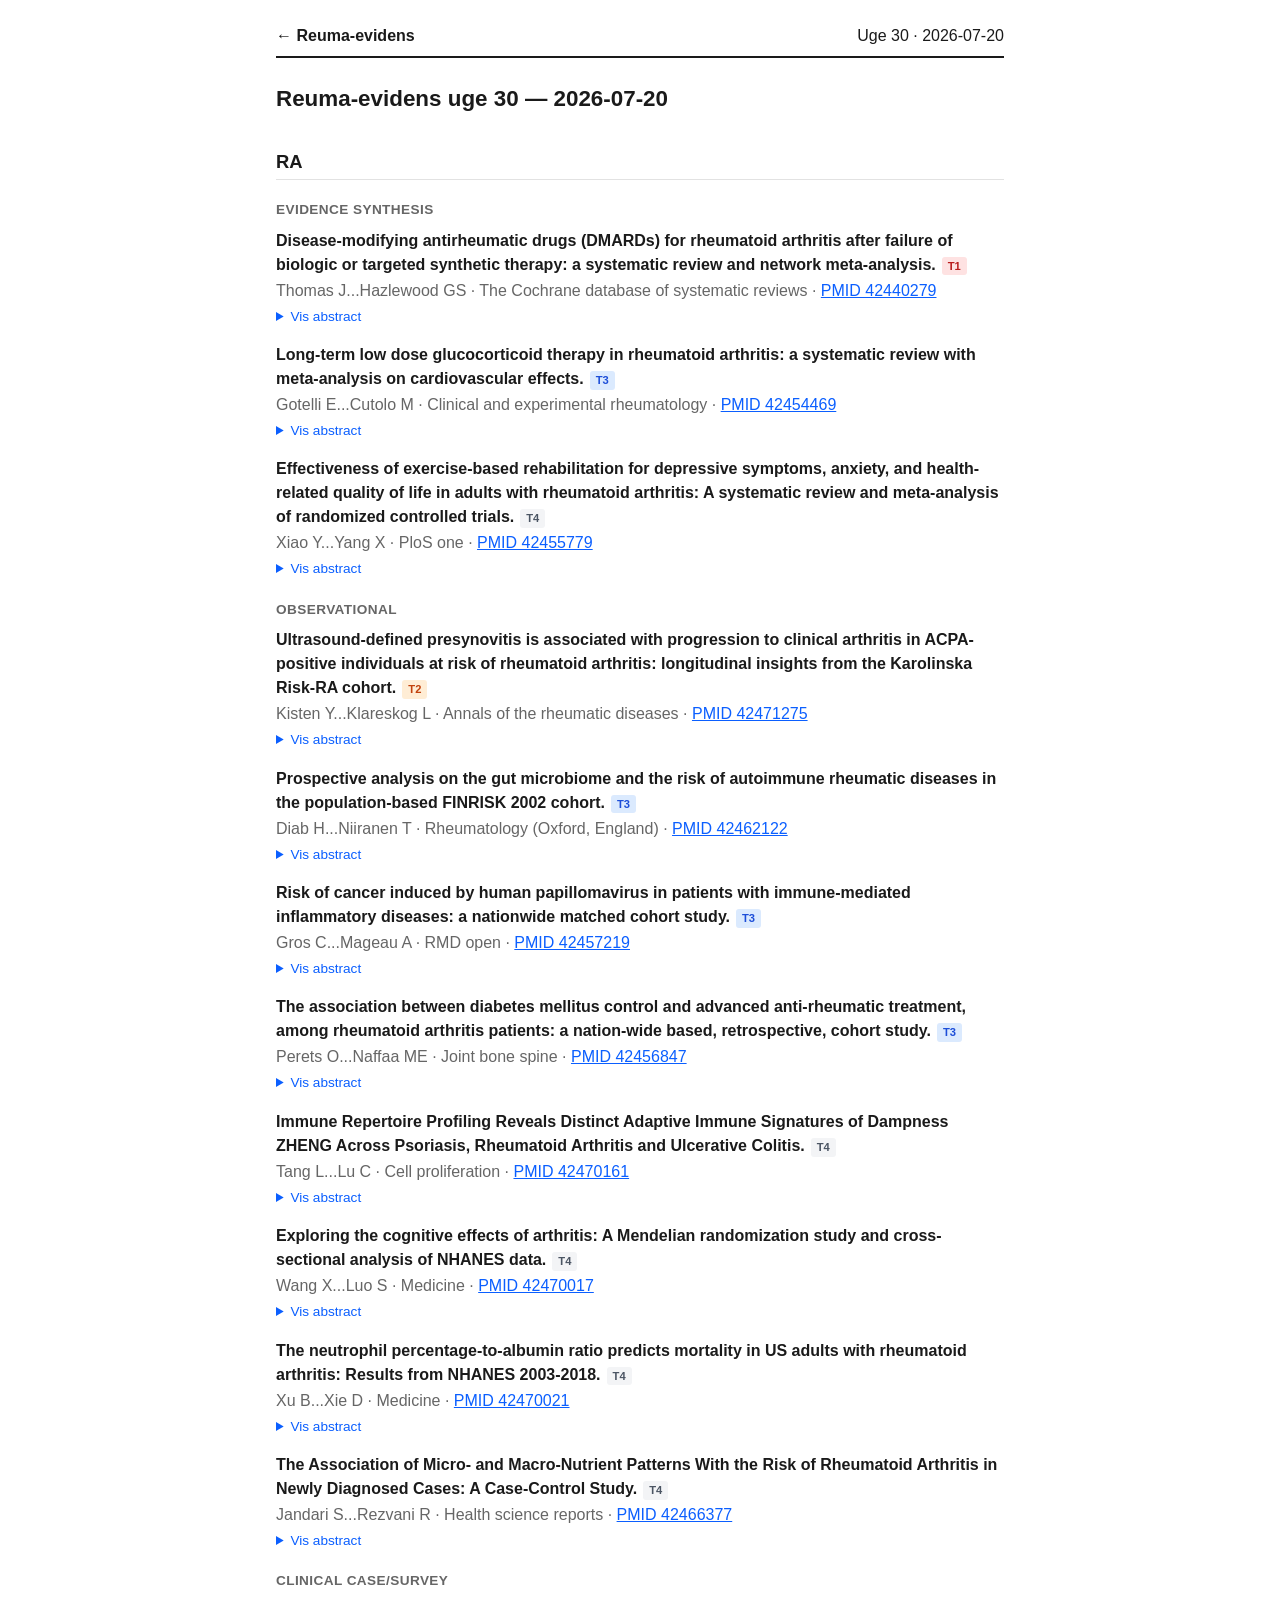
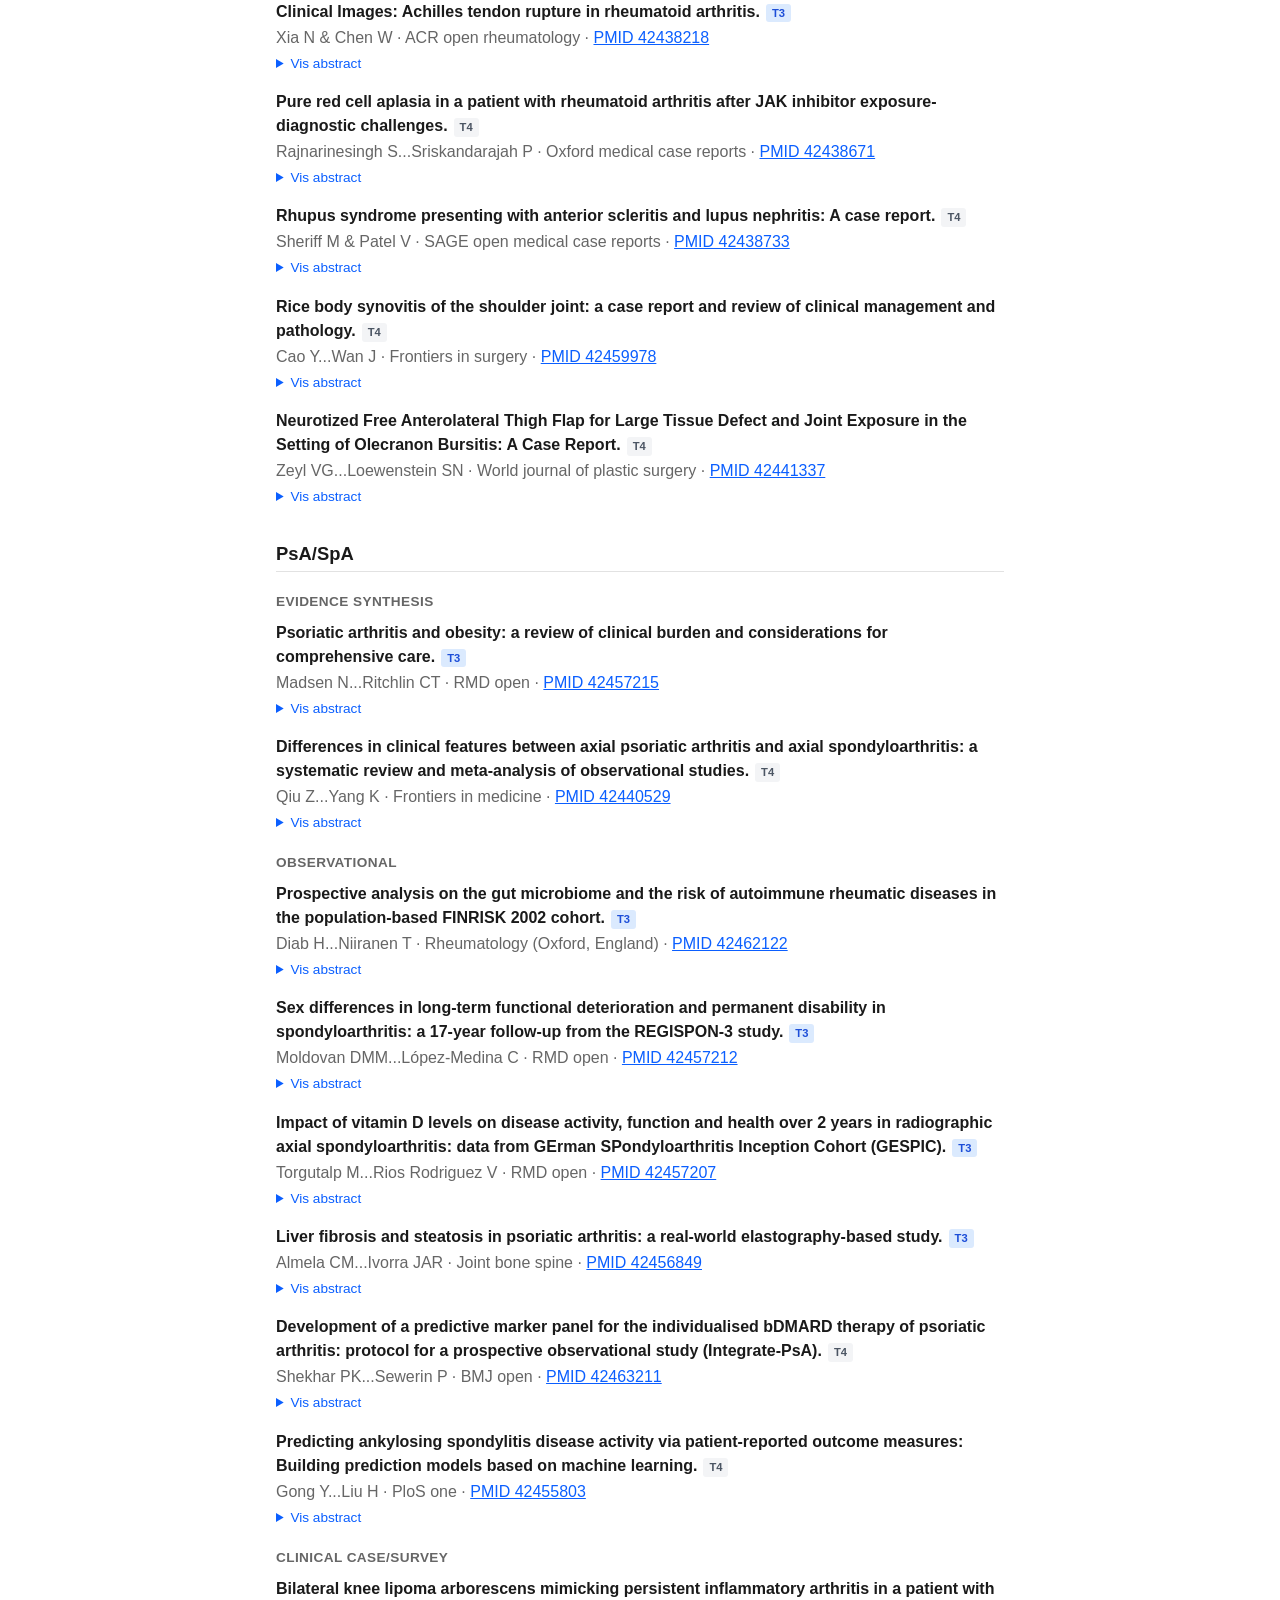
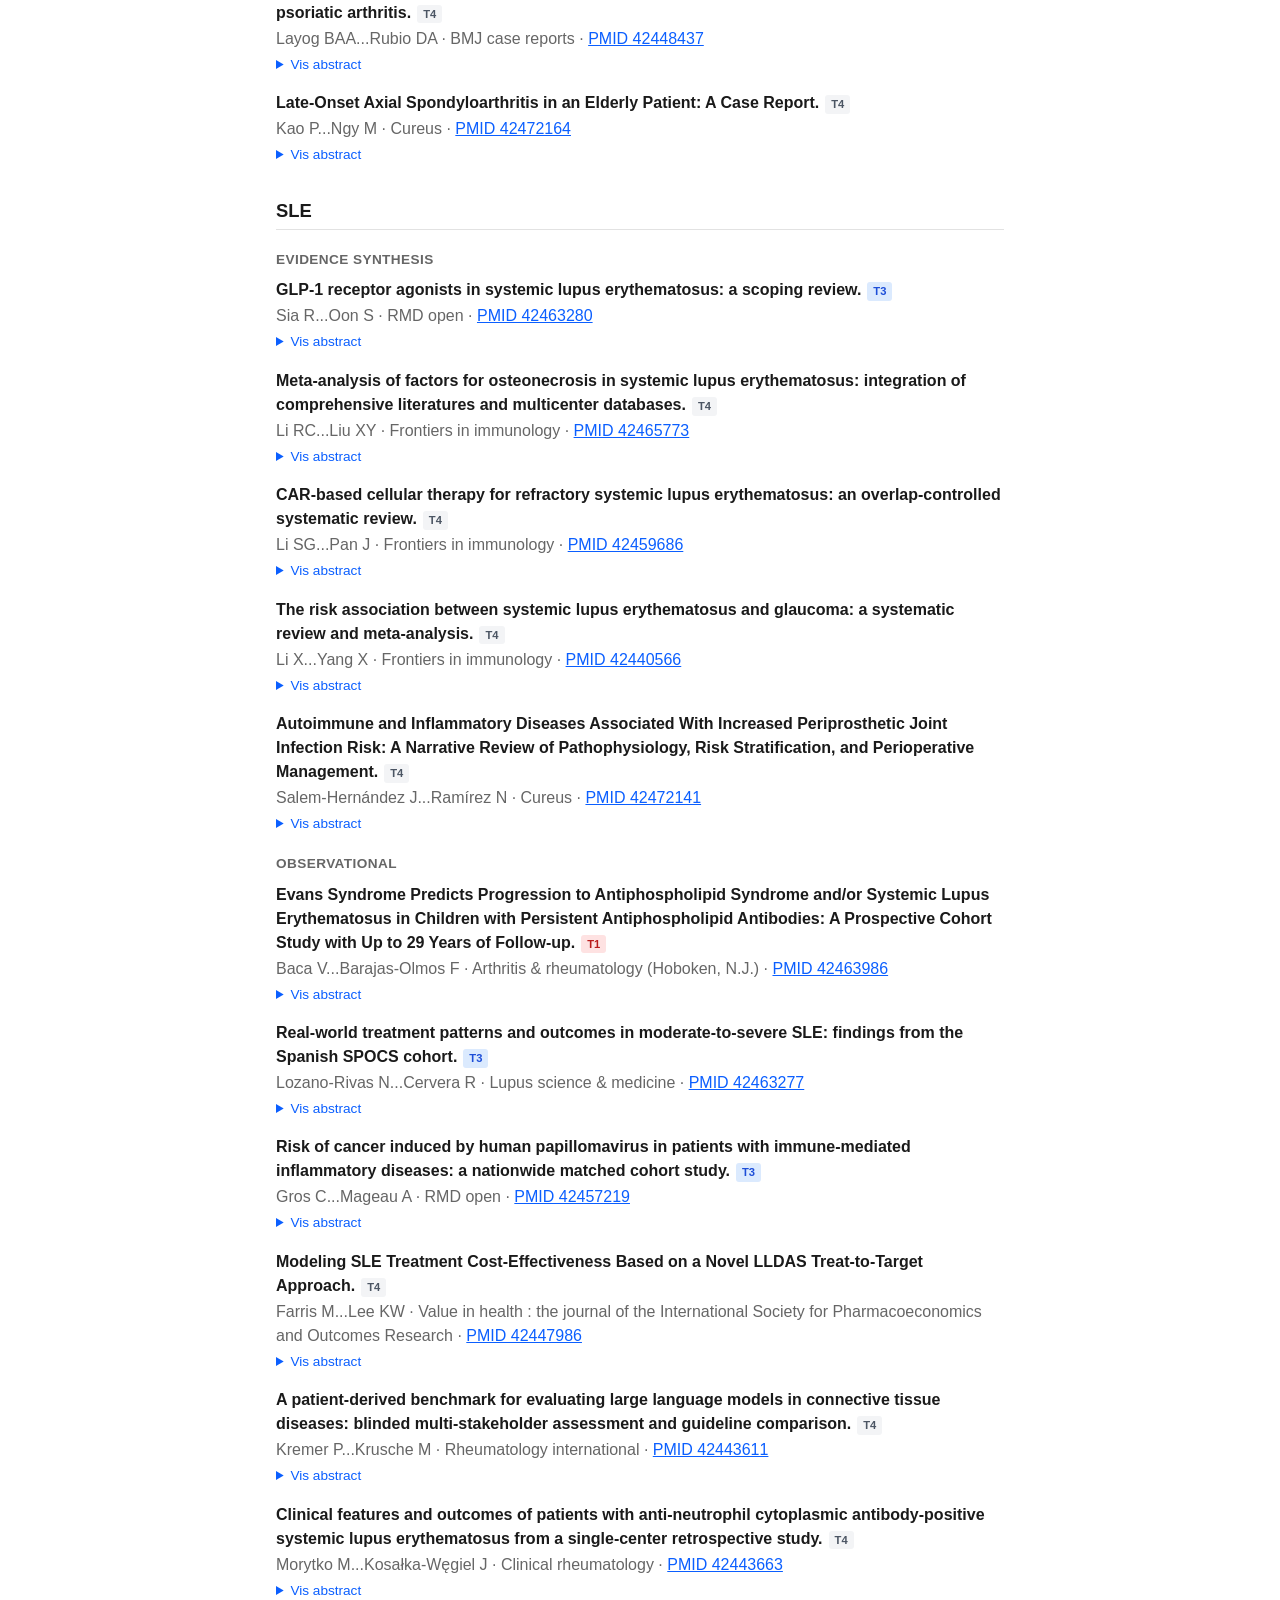
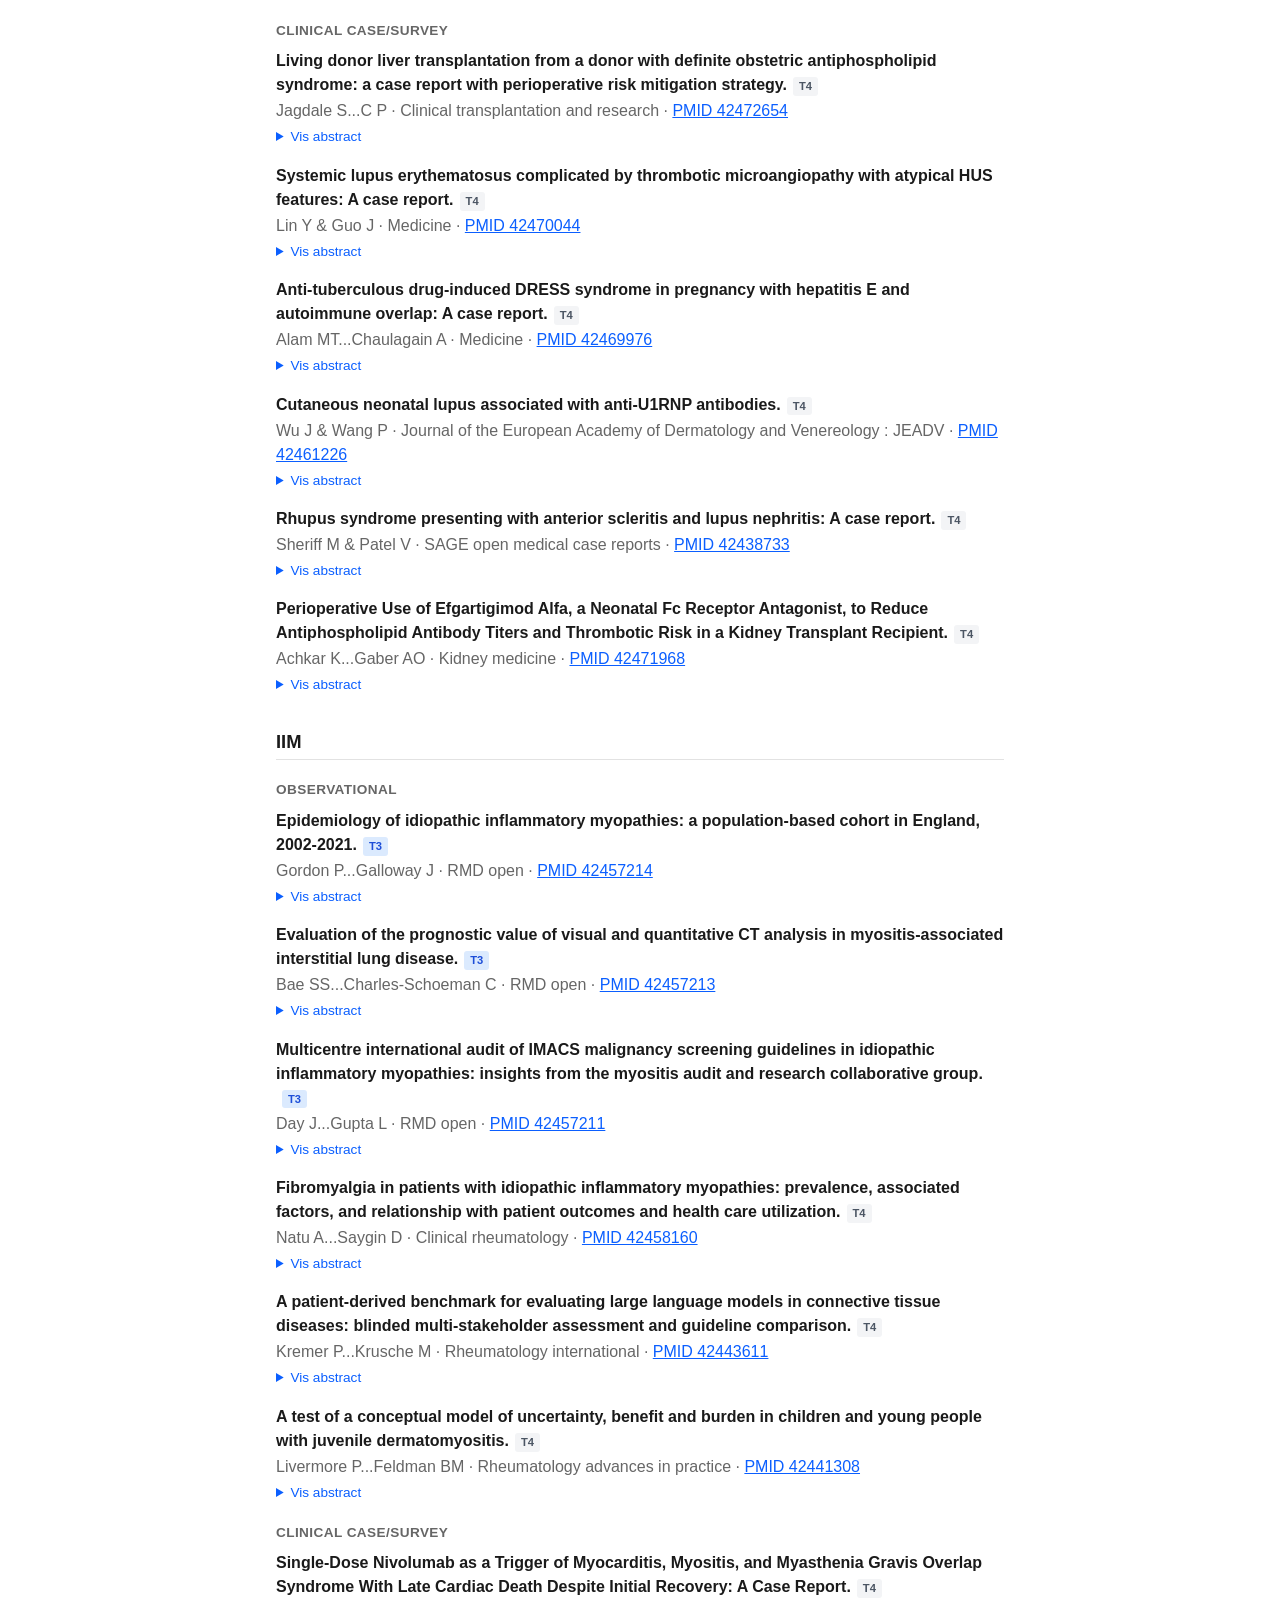
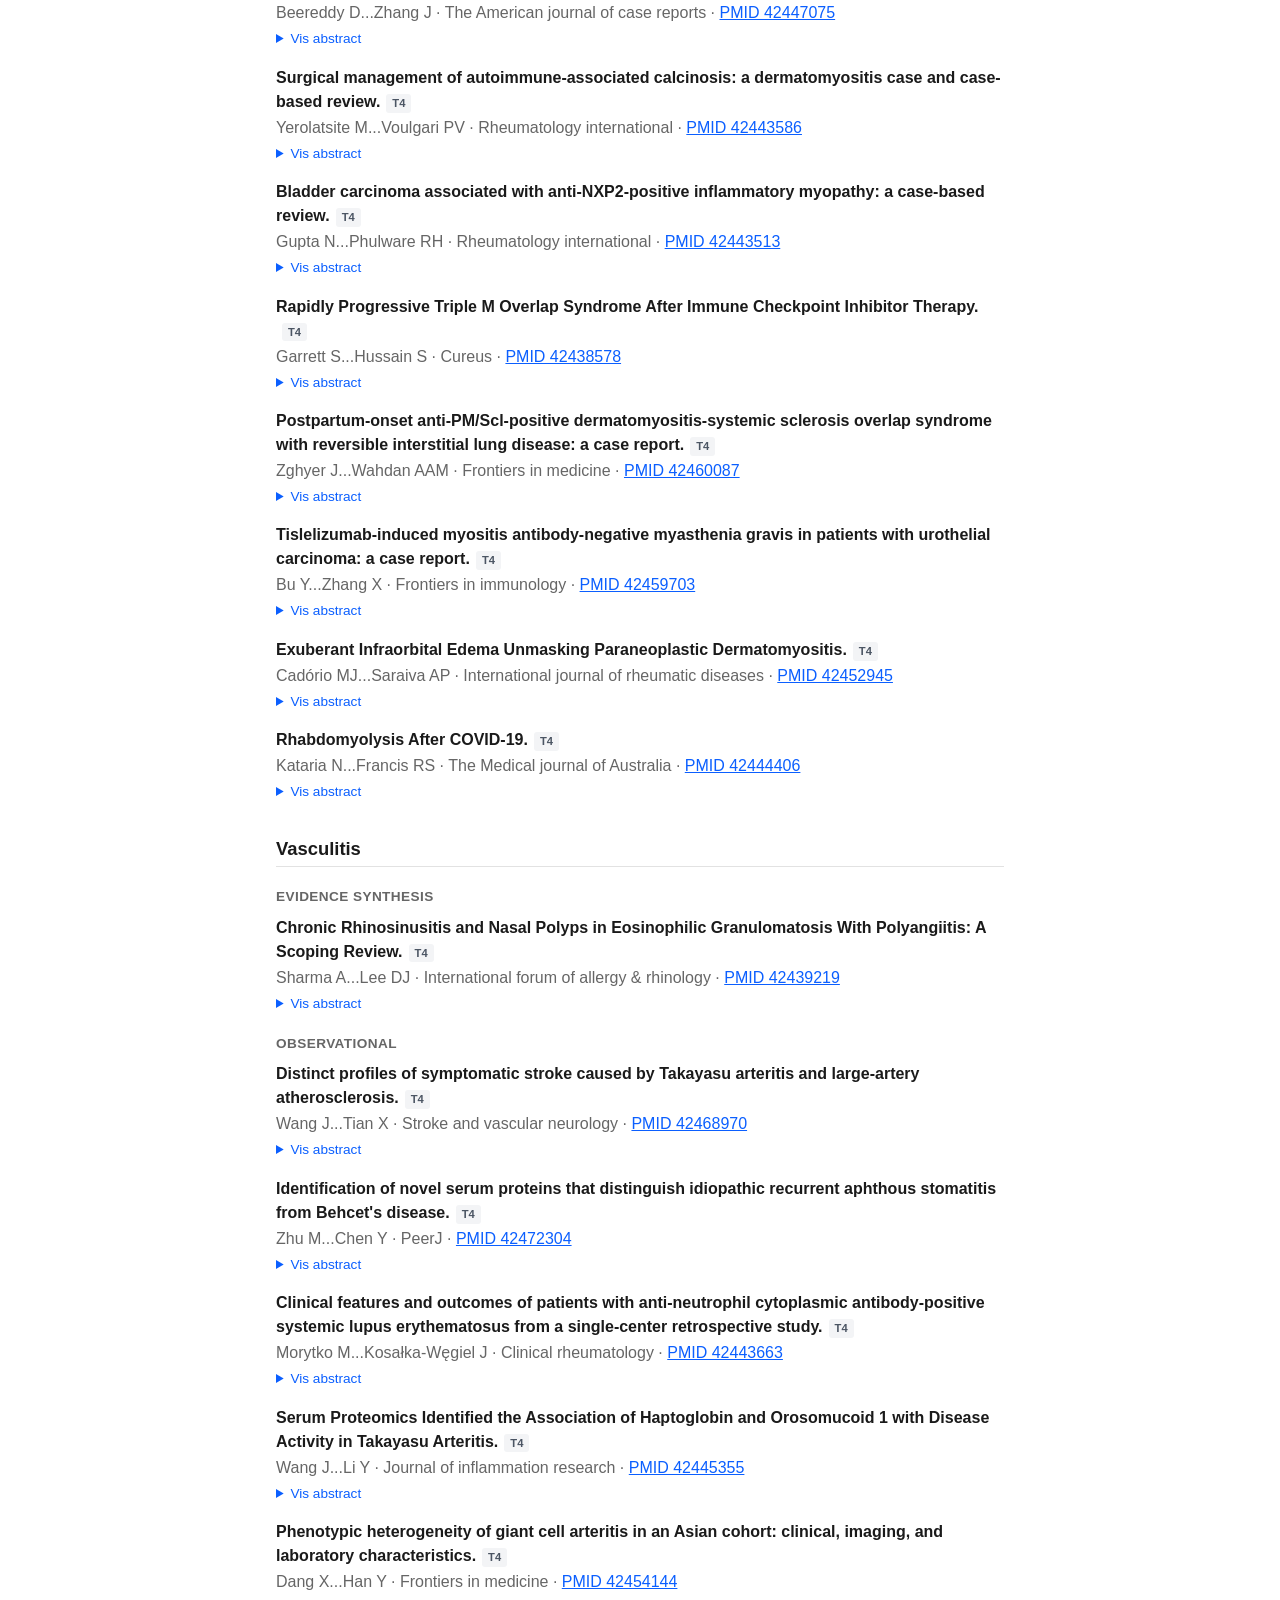
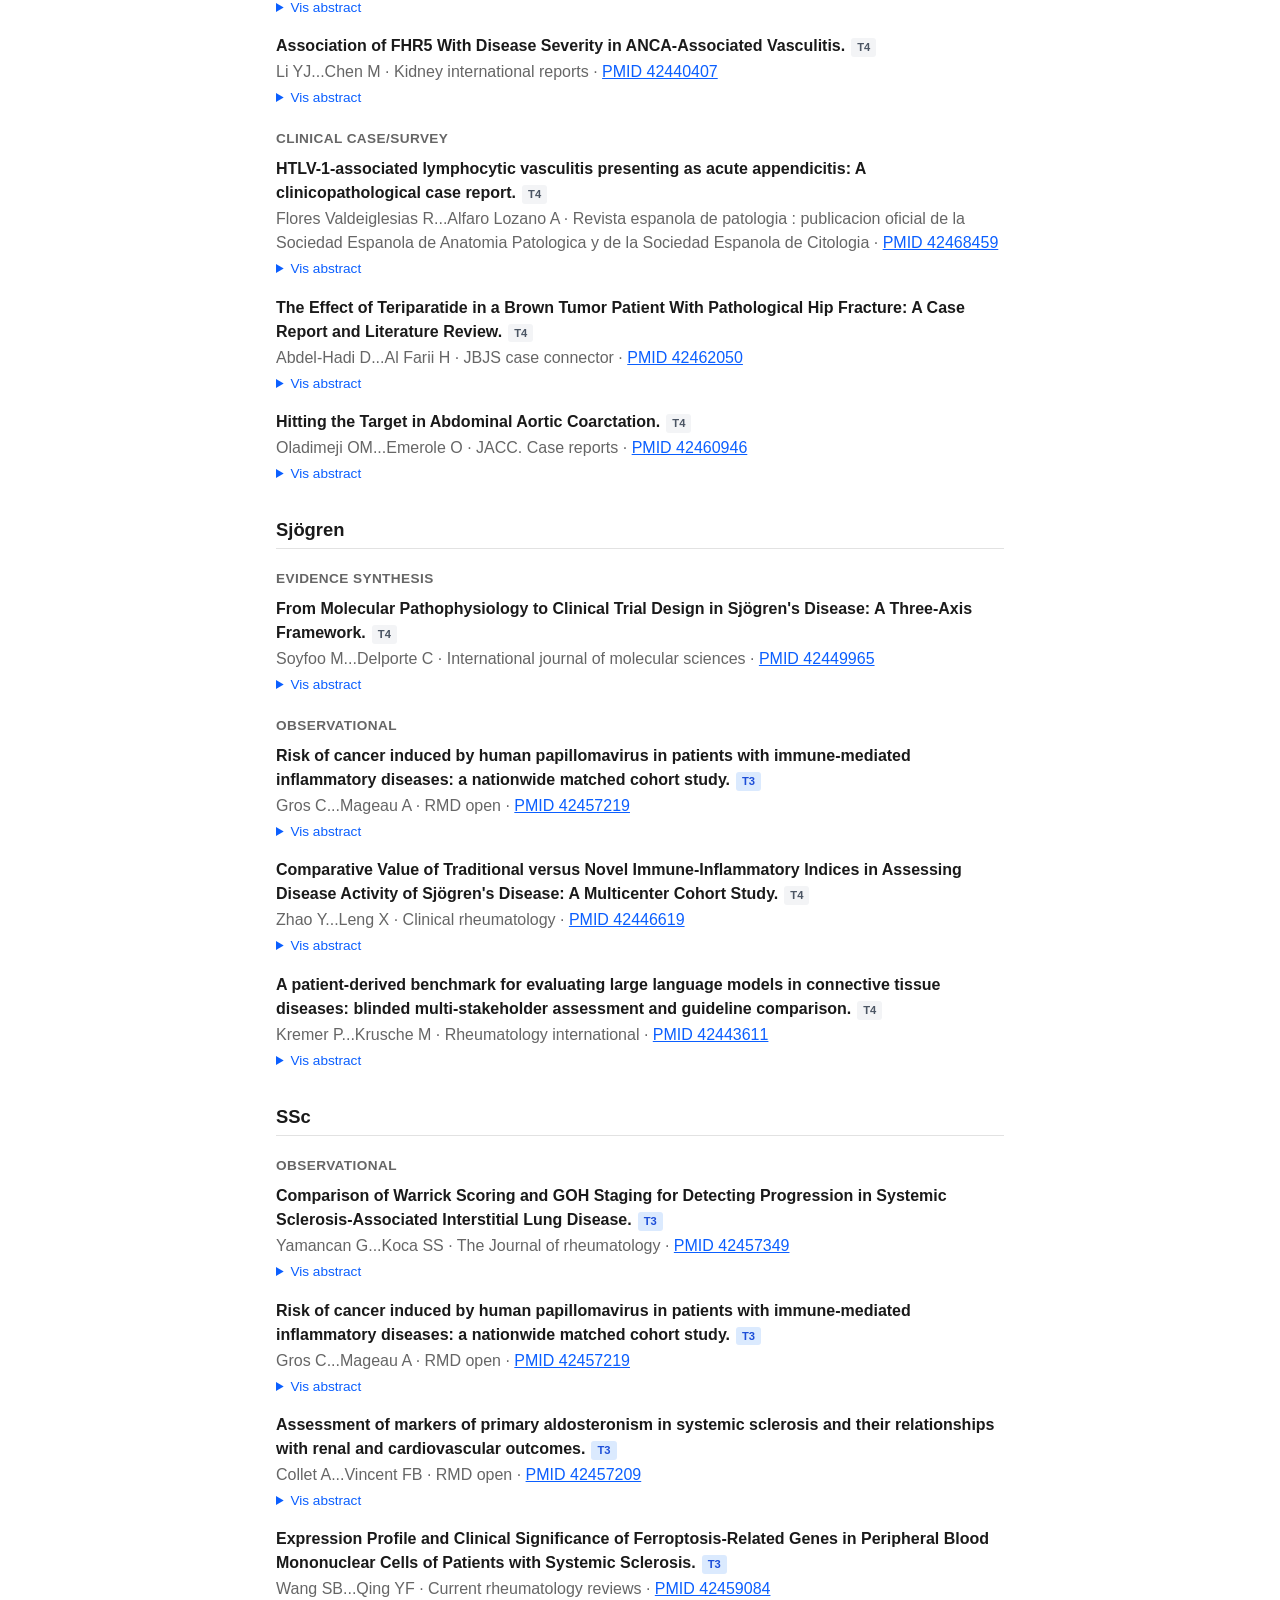
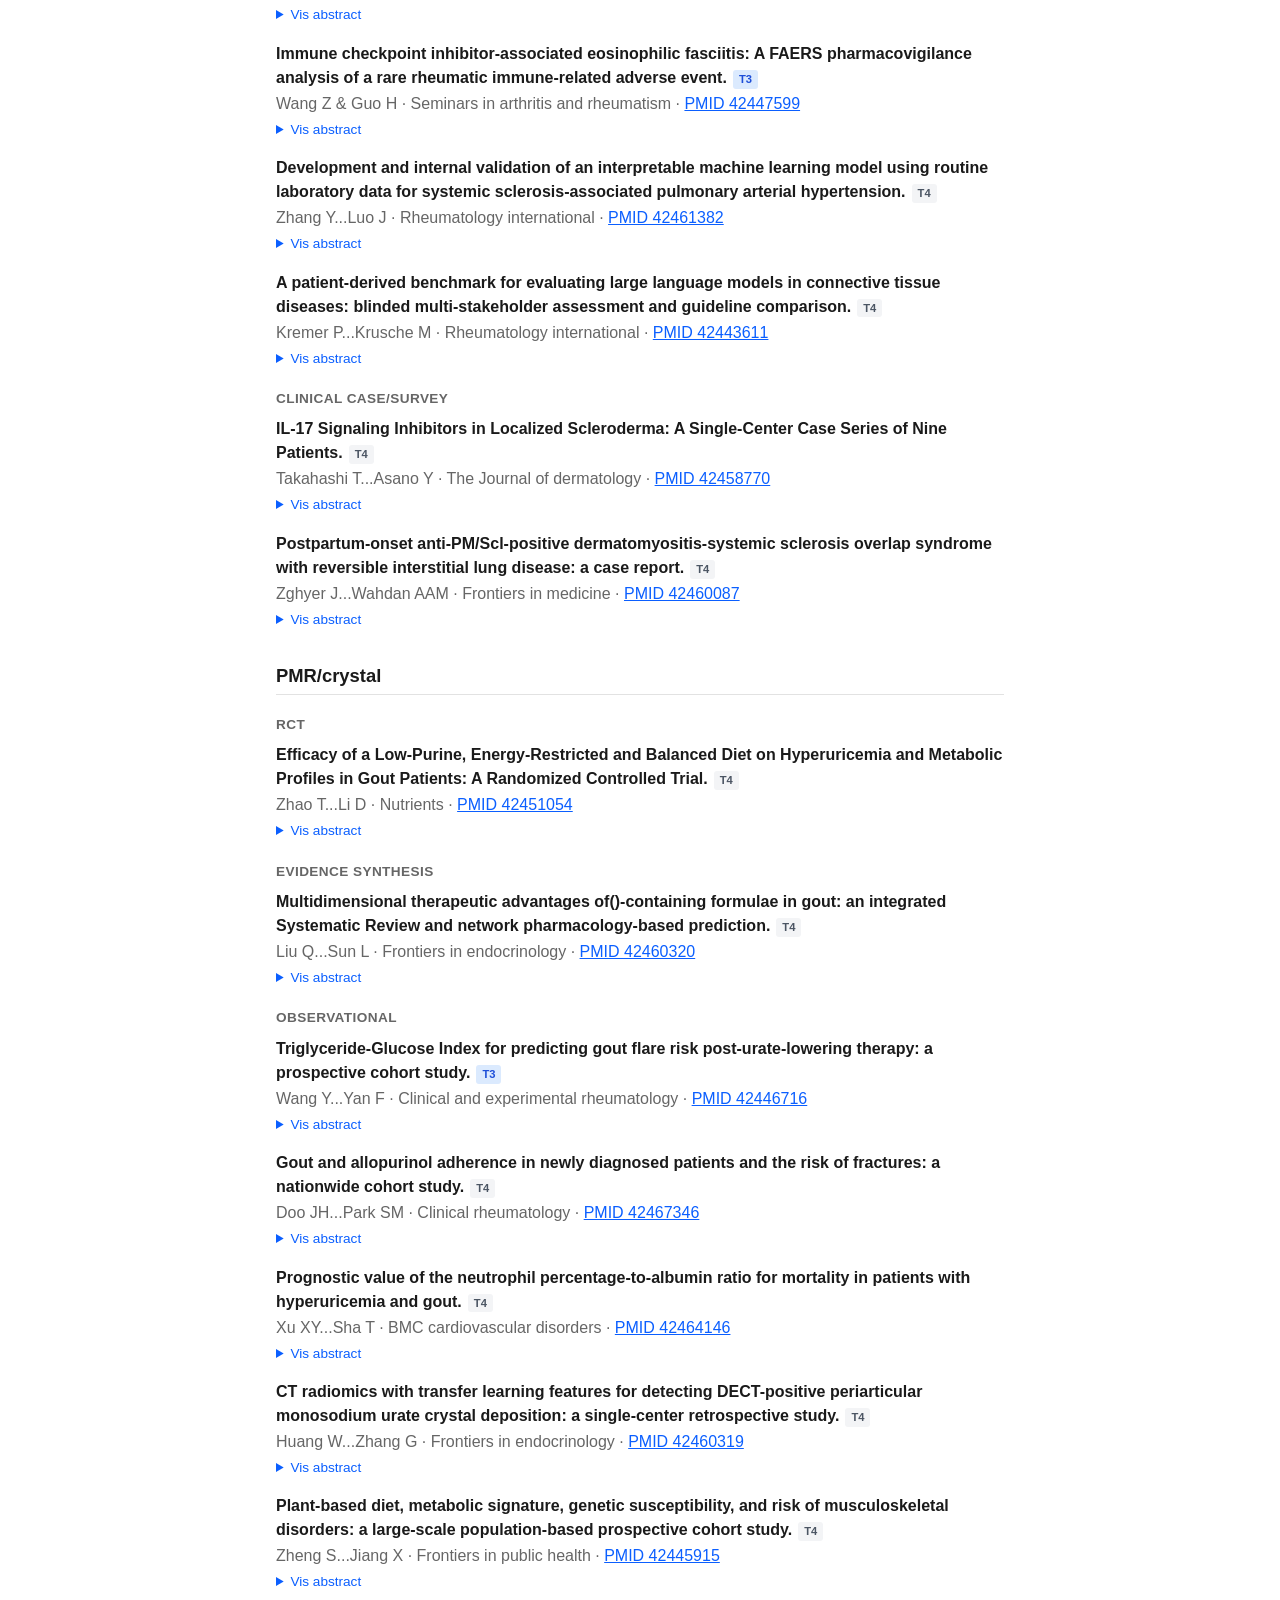
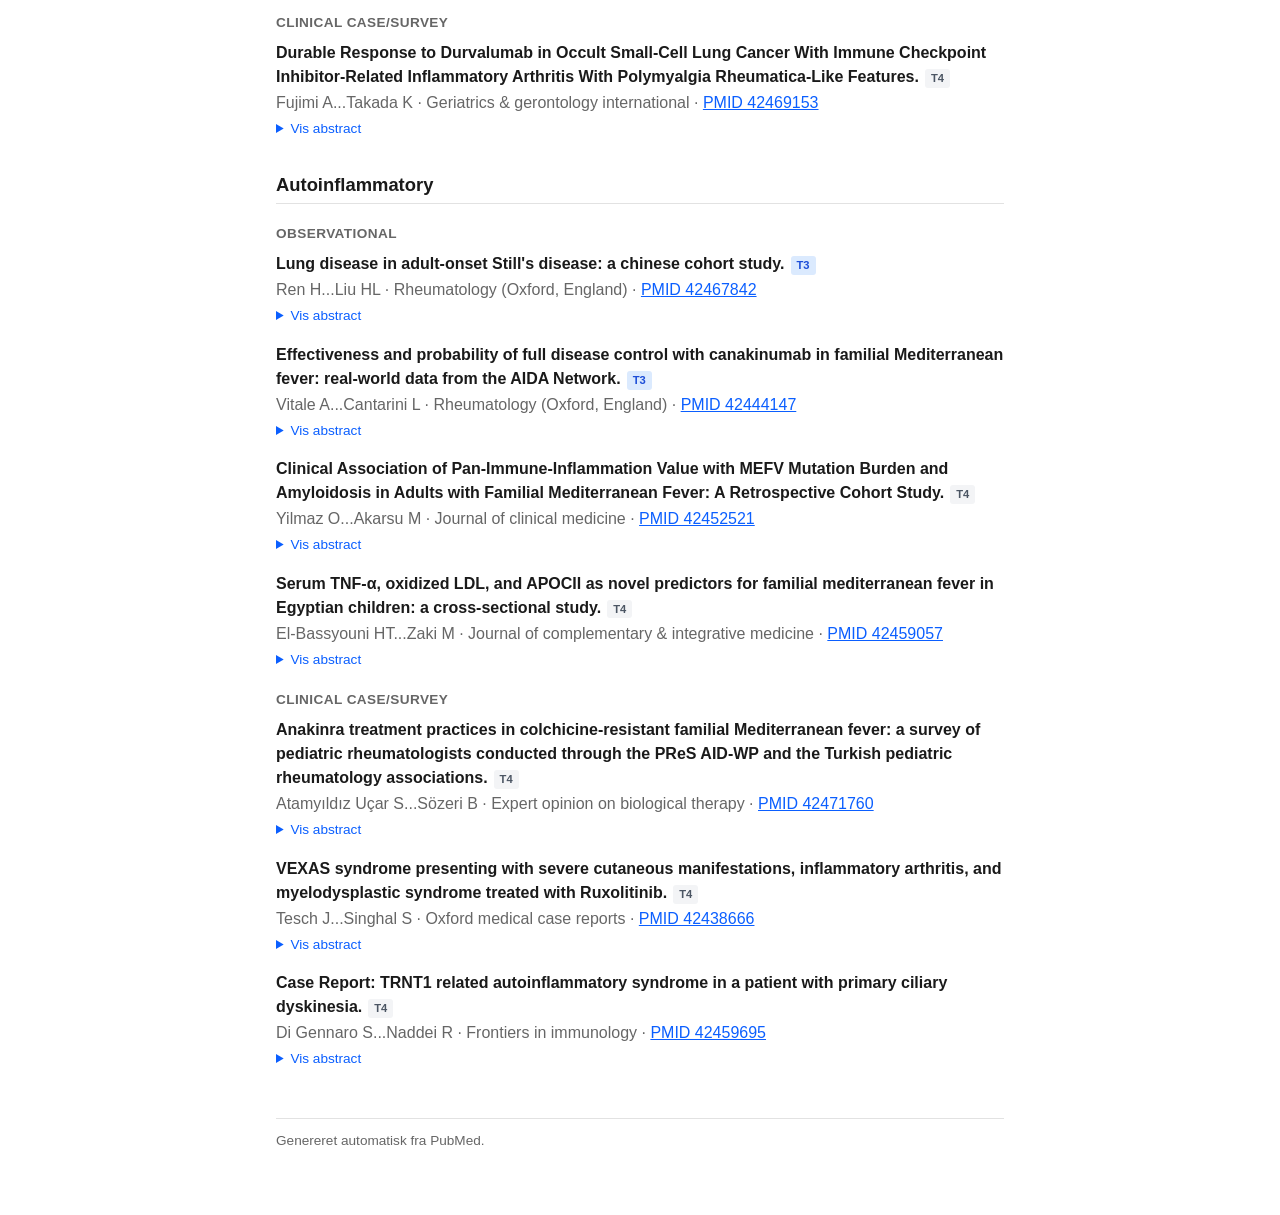
<file: docs/2026-07-20.html>
<!DOCTYPE html>
<html lang="da">
<head>
<meta charset="UTF-8">
<meta name="viewport" content="width=device-width, initial-scale=1">
<title>Reuma-evidens uge 30 — 2026-07-20</title>
<link rel="stylesheet" href="assets/style.css">
</head>
<body>
<header class="site-header">
  <a href="index.html">← Reuma-evidens</a>
  <span>Uge 30 · 2026-07-20</span>
</header>
<h1>Reuma-evidens uge 30 — 2026-07-20</h1>
<h2>RA</h2>
<h3>Evidence synthesis</h3>
<div class="item">
  <p class="title">Disease-modifying antirheumatic drugs (DMARDs) for rheumatoid arthritis after failure of biologic or targeted synthetic therapy: a systematic review and network meta-analysis.<span class="tier-badge t1">T1</span></p>
  <p class="meta">Thomas J...Hazlewood GS · The Cochrane database of systematic reviews · <a href="https://pubmed.ncbi.nlm.nih.gov/42440279/">PMID 42440279</a></p>
  <details class="abstract-toggle">
    <summary>Vis abstract</summary>
    <p class="abstract-full">After inadequate response to first-line biologic or targeted synthetic (b/ts) disease-modifying antirheumatic drug (DMARD) therapy in adults with rheumatoid arthritis, there are numerous alternative DMARD options, and current understanding of their comparative benefits and harms is limited.

The aim of this living systematic review and network meta-analysis was to compare the benefits and harms of DMARDs after failure of biologic or targeted synthetic DMARDs in adults with rheumatoid arthritis.

We searched CENTRAL, MEDLINE, Embase, and two trial registries (ClinicalTrials.gov and the WHO ICTRP) from inception until 28 November 2025, with no restrictions on language or date of publication.

We included randomised controlled trials (RCTs) of adults aged 18 years or older diagnosed with rheumatoid arthritis according to 1958, 1987, or 2010 classification criteria who previously demonstrated inadequate response to a b/ts DMARD. Eligible interventions included conventional synthetic DMARDs (methotrexate, antimalarials, sulfasalazine, leflunomide, ciclosporin, and azathioprine), biologic DMARDs (adalimumab, certolizumab, etanercept, golimumab, infliximab, abatacept, rituximab, tocilizumab, sarilumab, and anakinra), and targeted synthetic DMARDs (tofacitinib, baricitinib, and upadacitinib).

Our critical outcomes were American College of Rheumatology 50% (ACR50) response, withdrawals due to adverse events, radiographic progression, Disease Activity Score 28 (DAS28) remission, pain as measured by visual analogue scale, function as measured by the Health Assessment Questionnaire (HAQ), and serious adverse events. Important outcomes included ACR20, ACR70, serious infections, fatigue, and quality of life.

We used Cochrane&#x27;s RoB 1 tool to assess risk of bias in the included studies.

We first screened the records using an approach that combined machine learning and crowdsourcing to identify probable RCTs. We then reviewed the records identified as RCTs for eligibility and simultaneously classified them to the appropriate Population, Intervention, Comparator, and Outcome (PICO) question(s). Two review authors then extracted relevant data from the included studies in duplicate and independently, with any disagreements resolved by a third review author. A Bayesian random-effects network meta-analysis was conducted using a semi-informative prior probability distribution. We assessed the certainty of evidence for each outcome using the GRADE approach.

We included 19 unique studies (4779 participants) in the review, all of which were parallel-design RCTs. Eleven trials were placebo controlled; two trials had an inactive comparator arm; and six trials had an active comparator arm. The trials were performed in a well-established rheumatoid arthritis population, with the median baseline disease duration ranging from 6.4 to 14 years, median age of participants ranging from 49 to 58 years, and median baseline disease activity (DAS28) ranging from 4.87 to 6.79.

ACR50 response We found moderate-/high-certainty evidence that using a tumour necrosis factor (TNF) inhibitor not previously tried, interleukin-6 (IL-6) inhibitors, abatacept, rituximab, and Janus kinase (JAK) inhibitors was more effective than placebo: TNF inhibitor not previously tried (odds ratio (OR) 6.04, 95% credible interval (CrI) 2.49 to 16.3; high-certainty evidence), sarilumab (OR 3.11, 95% CrI 1.25 to 7.76; high-certainty evidence), tocilizumab 4 mg/kg intravenous (OR 5.31, 95% CrI 2.09 to 12.09; high-certainty evidence), tocilizumab 8 mg/kg intravenous (OR 10.03, 95% CrI 3.65 to 31.27; high-certainty evidence), subcutaneous abatacept (OR 4.31, 95% CrI 0.97 to 18.28; moderate-certainty evidence), intravenous abatacept (OR 4.57, 95% CrI 2.21 to 10.18; high-certainty evidence), rituximab (OR 5.50, 95% CrI 2.31 to 13.12; high-certainty evidence), upadacitinib (OR 3.93, 95% CrI 1.53 to 10.32; high-certainty evidence), tofacitinib (OR 3.93, 95% CrI 1.53 to 10.32; high-certainty evidence), baricitinib 2 mg (OR 2.00, 95% CrI 0.77 to 5.23; moderate-certainty evidence), baricitinib 4 mg (OR 2.79, 95% CrI 1.10 to 7.22; high-certainty evidence). With an assumed risk for placebo of 78 out of 1000 patients, the expected effects for the active drugs ranged from 143 (baricitinib 2 mg) to 455 (tocilizumab 8 mg/kg). Withdrawals due to adverse events For most interventions, there were sparse data with low-certainty evidence, except for TNF inhibitor not previously tried (risk ratio (RR) 0.32, 95% CrI 0.07 to 1.1; moderate-certainty evidence), which is probably less harmful than placebo, and sarilumab (RR 1.98, 95% CrI 0.57 to 7.19; moderate-certainty evidence), which is probably more harmful than placebo. Low-certainty evidence suggests that intravenous abatacept (RR 0.92, 95% CrI 0.34 to 2.79), upadacitinib (RR 0.41, 95% CrI 0.08 to 1.83), and baricitinib 2 mg (RR 0.93, 95% CrI 0.22 to 4.01) may be less harmful than placebo. Low-certainty evidence suggests that tocilizumab 4 mg/kg (RR 1.39, 95% CrI 0.39 to 5.28), tocilizumab 8 mg/kg (RR 1.49, 95% CrI 0.51 to 4.81), subcutaneous abatacept (RR 3.11, 95% CrI 0.05 to 249.6), rituximab (RR 2.38, 95% CrI 0.44 to 23.31), tofacitinib (RR 1.37, 95% CrI 0.35 to 5.58), and baricitinib 4 mg (RR 1.43, 95% CrI 0.38 to 5.81) may be more harmful than placebo. Data were insufficient to perform a network meta-analysis for radiographic progression. For DAS28 and the HAQ, there was mostly moderate-/high-certainty evidence of a benefit, with some exceptions for comparisons with indirect evidence only that was of low or very low certainty. For the other efficacy outcomes, data were sparse with wide credible intervals, and the certainty of evidence was typically low.

We found high-certainty evidence that nine therapies and moderate-certainty evidence that two therapies provide a clinically important benefit in improving disease activity compared to placebo for people with rheumatoid arthritis after failure of b/ts DMARD therapy. There was significant uncertainty surrounding treatment-related harms, with the evidence having been downgraded for serious or extremely serious imprecision. Pair-wise comparisons showed no significant differences among therapies, although the certainty of evidence was low. The lack of clarity regarding safety and comparative efficacy suggests that treatment decisions should be guided by individual patient characteristics and preferences.

This work was supported by grants from the Canadian Institutes for Health Research (CIHR) [Funding Reference Numbers (FRN) 178375 and 180324] and the National Health and Medical Research Council (NHMRC) Cochrane Collaboration. This research was supported by Arthritis Society Canada (Doctoral Studentship TGP-23-0211).

This study was outlined in a Cochrane protocol (CD013562; DOI 10.1002/14651858.CD013562).</p>
  </details>
</div>
<div class="item">
  <p class="title">Long-term low dose glucocorticoid therapy in rheumatoid arthritis: a systematic review with meta-analysis on cardiovascular effects.<span class="tier-badge t3">T3</span></p>
  <p class="meta">Gotelli E...Cutolo M · Clinical and experimental rheumatology · <a href="https://pubmed.ncbi.nlm.nih.gov/42454469/">PMID 42454469</a></p>
  <details class="abstract-toggle">
    <summary>Vis abstract</summary>
    <p class="abstract-full">Glucocorticoids (GCs) are widely used as first-line therapy in rheumatoid arthritis (RA) due to their rapid onset of action and strong efficacy. However, inappropriate use is associated with significant adverse effects. Long-term treatment with low doses has been considered relatively safe for most RA patients, although its cardiovascular (CV) impact remains controversial.

A systematic literature review was conducted using PubMed to evaluate the CV effects of long-term (≥12 months) low-dose GC therapy (&lt;7.5 mg/day prednisone equivalent) in RA patients. Studies published between 2010 and 15 March 2026 were screened independently by two reviewers. Study quality was assessed using the Newcastle-Ottawa Scale for observational studies and the Cochrane Risk of Bias 2 tool for randomised controlled trials. A meta-analysis was performed to estimate pooled hazard ratios (HRs) with 95% confidence intervals.

Ten studies were included in the review, of which five provided adjusted HRs suitable for meta-analysis. Long-term GC exposure even to low doses was associated with an increased risk of CV events (pooled HR 1.37; 95%CI 1.03-1.81; p=0.01). Substantial heterogeneity was observed among studies. Egger&#x27;s test did not indicate significant publication bias.

Current evidence suggests that while short-term low-dose GC therapy may be relatively safe in selected RA patients, prolonged use and higher cumulative doses are associated with a slight increased CV risk, particularly in individuals with existing risk factors or comorbidities.</p>
  </details>
</div>
<div class="item">
  <p class="title">Effectiveness of exercise-based rehabilitation for depressive symptoms, anxiety, and health-related quality of life in adults with rheumatoid arthritis: A systematic review and meta-analysis of randomized controlled trials.<span class="tier-badge t4">T4</span></p>
  <p class="meta">Xiao Y...Yang X · PloS one · <a href="https://pubmed.ncbi.nlm.nih.gov/42455779/">PMID 42455779</a></p>
  <details class="abstract-toggle">
    <summary>Vis abstract</summary>
    <p class="abstract-full">Rheumatoid arthritis is frequently accompanied by depressive symptoms, anxiety, and impaired health-related quality of life. Although exercise is recommended as part of comprehensive care, its effects on psychological outcomes and quality of life remain uncertain. This systematic review and meta-analysis evaluated structured exercise interventions for adults with rheumatoid arthritis.

PubMed, Embase, CENTRAL, Web of Science, Scopus, PsycINFO, and EBSCOhost were searched from inception to November 26, 2025. Randomized controlled trials comparing structured exercise with non-exercise control conditions were included. Random-effects meta-analyses used Hedges&#x27;g standardized mean differences with 95% confidence intervals. Risk of bias was assessed using the Cochrane Risk of Bias 2 tool, and certainty of evidence was rated using GRADE. The protocol was retrospectively registered with INPLASY (INPLASY202610082).

Fifteen trials involving 1652 participants were included. Compared with non-exercise controls, structured exercise reduced depressive symptoms (11 trials, 685 participants; standardized mean difference, -0.49; 95% confidence interval, -0.70 to -0.28; P &lt; 0.001; I² = 42%; moderate certainty). Low-certainty evidence suggested reductions in anxiety (7 trials, 403 participants; standardized mean difference, -0.45; 95% confidence interval, -0.65 to -0.25; P &lt; 0.001; I² = 0%) and improvements in quality of life or health-related quality of life (7 trials, 564 participants; Hedges&#x27; g standardized mean difference, 0.45; 95% confidence interval, 0.18 to 0.71; P = 0.001; I² = 50%). Subgroup analyses showed no statistically significant difference between conventional exercise and mind-body exercise.

Structured exercise probably reduces depressive symptoms and may reduce anxiety and improve quality of life in adults with rheumatoid arthritis, supporting its use as an adjunct to comprehensive care. Larger, better-reported trials with longer follow-up are needed to clarify durability, clinical importance, and optimal delivery.</p>
  </details>
</div>
<h3>Observational</h3>
<div class="item">
  <p class="title">Ultrasound-defined presynovitis is associated with progression to clinical arthritis in ACPA-positive individuals at risk of rheumatoid arthritis: longitudinal insights from the Karolinska Risk-RA cohort.<span class="tier-badge t2">T2</span></p>
  <p class="meta">Kisten Y...Klareskog L · Annals of the rheumatic diseases · <a href="https://pubmed.ncbi.nlm.nih.gov/42471275/">PMID 42471275</a></p>
  <details class="abstract-toggle">
    <summary>Vis abstract</summary>
    <p class="abstract-full">This study aimed to investigate whether ultrasound (US)-detected features preceding Doppler-active synovitis are associated with progression to clinical arthritis in anticitrullinated protein antibody (ACPA)-positive individuals with musculoskeletal (MSK) symptoms.

In this prospective cohort study, 309 ACPA-positive individuals with MSK symptoms but without clinical arthritis and Doppler-active synovitis were included. US assessments evaluated minimal US findings, including synovial thickening, tendon sheath involvement, bursal effusions, and bone surface cortical irregularities. Longitudinal within-individual trajectories of US findings were analysed over time. Anticyclic citrullinated peptide 2 immunoglobulin G (IgG) and IgM rheumatoid factor (IgM RF) were measured at inclusion. The primary outcome was development of clinical arthritis over 3 years. Associations were analysed using Cox regression and logistic regression models.

During a median follow-up of 13 months (IQR 7-22), 117 of 309 participants (38%) developed clinical arthritis, of whom 97 of 117 (83%) fulfilled the 2010 American College of Rheumatology/European League Against Rheumatism rhematoid arthritis classification criteria. Any US finding at baseline (75/309) was associated with a 3-fold increased risk of arthritis development (51/117 progressors vs 24/192 nonprogressors; hazard ratio [HR] 3.3, 95% CI 2.3-4.8). Among these, tendon sheath involvement showed the strongest association (HR 3.6, 95% CI 2.4-5.4), especially in combination with IgM RF positivity (HR 4.2, 95% CI 2.7-6.4). Longitudinal trajectories demonstrated progressive accumulation of US findings prior to arthritis onset, whereas such findings remained infrequent among nonprogressors. Tendon involvement frequently preceded synovial changes.

Minimal US findings preceding Doppler-active synovitis, particularly tendon involvement, were strongly associated with progression to clinical arthritis in ACPA-positive individuals and support an US-identified &#x27;presynovitis&#x27; phase of rheumatoid arthritis development and early risk stratification.</p>
  </details>
</div>
<div class="item">
  <p class="title">Prospective analysis on the gut microbiome and the risk of autoimmune rheumatic diseases in the population-based FINRISK 2002 cohort.<span class="tier-badge t3">T3</span></p>
  <p class="meta">Diab H...Niiranen T · Rheumatology (Oxford, England) · <a href="https://pubmed.ncbi.nlm.nih.gov/42462122/">PMID 42462122</a></p>
  <details class="abstract-toggle">
    <summary>Vis abstract</summary>
    <p class="abstract-full">To examine the long-term relationship between the gut microbiome and the risk of incident autoimmune rheumatic diseases (ARDs) in the general adult population.

Participants of the FINRISK cohort (N = 6,242) donated fecal samples in 2002 and were followed for incident ARD which was a composite outcome, defined as developing rheumatoid arthritis, ankylosing spondylitis, or systemic connective tissue disorder. We used multivariable-adjusted models to assess the association of incident ARD with alpha diversity, community composition, prevalent taxa, and prevalent predicted pathways.

Incident ARD was observed in 264 (4.2%) participants over a median follow-up of 19.8 years. The top species detected in the multivariable-adjusted models were Scatocola faecipullorum, Sutterella wadsworthensis_A_565807, Alistipes_A_871404 indistinctus, and CAG-217 sp000436335. However, none of the associations reached statistical significance after FDR correction. Moreover, we did not find evidence of a statistically significant association between incident ARD and alpha diversity, community composition or prevalent predicted pathways in the age- and sex-adjusted or the multivariable-adjusted models.

No evidence of association between baseline gut microbiome composition and the risk of incident ARDs (composite outcome) in the Finnish general adult population was detected in the current study. Our null findings, however, should be interpreted with caution since our study was limited by the use of a composite outcome (rather than using individual ARDs) and a single baseline measurement of the gut microbiome. More research efforts are still required to understand the prospective relationship between gut microbiome and individual ARDs.</p>
  </details>
</div>
<div class="item">
  <p class="title">Risk of cancer induced by human papillomavirus in patients with immune-mediated inflammatory diseases: a nationwide matched cohort study.<span class="tier-badge t3">T3</span></p>
  <p class="meta">Gros C...Mageau A · RMD open · <a href="https://pubmed.ncbi.nlm.nih.gov/42457219/">PMID 42457219</a></p>
  <details class="abstract-toggle">
    <summary>Vis abstract</summary>
    <p class="abstract-full">Women with immune-mediated inflammatory diseases (IMIDs) are at an increased risk of human papillomavirus (HPV)-related cervical cancer. Our study aimed to assess the risk of HPV-induced cervical, vaginal, vulvar, anal and penile cancer in patients with IMIDs.

We conducted a nationwide matched cohort study comparing patients with IMIDs with a control group using the French nationwide hospital medical information database between 2016 and 2023. The following IMIDs were considered: systemic lupus erythematosus (SLE), Sjögren&#x27;s syndrome, systemic sclerosis, mixed connective tissue disease and rheumatoid arthritis. The primary outcome was the occurrence of HPV-induced cancer or severe dysplasia.

A total of 122 316 patients with IMIDs and 316 047 matched controls were analysed over an 8-year study period, with a mean follow-up of 4.11 (2.47) years. IMIDs were associated with an increased risk of HPV-induced cancer or severe dysplasia (age-adjusted HR 1.99 (95% CI 1.80 to 2.20)) in all patients with IMIDs compared with matched controls. An increased risk was observed in patients with IMIDs for all types of HPV-induced cancer except penile cancer. In the multivariable competing risk analysis, the risk factors for HPV-induced cancer/severe dysplasia in the IMIDs population were female (HR: 5.88 (95% CI 4.01 to 8.61)), SLE (HR: 2.08 (95% CI 1.70 to 2.55)), age under 65 years (HR: 2.09 (95% CI 1.70 to 2.57)) and chronic kidney disease (HR: 1.44 (95% CI 1.18 to 1.77)).

Patients with IMIDs are almost two times as likely to develop HPV-associated cancer or severe dysplasia, particularly at cervical, vulvar, vaginal and anal sites, compared with matched controls.</p>
  </details>
</div>
<div class="item">
  <p class="title">The association between diabetes mellitus control and advanced anti-rheumatic treatment, among rheumatoid arthritis patients: a nation-wide based, retrospective, cohort study.<span class="tier-badge t3">T3</span></p>
  <p class="meta">Perets O...Naffaa ME · Joint bone spine · <a href="https://pubmed.ncbi.nlm.nih.gov/42456847/">PMID 42456847</a></p>
  <details class="abstract-toggle">
    <summary>Vis abstract</summary>
    <p class="abstract-full">Diabetes Mellitus (DM) is a known risk factor for worse clinical outcomes among patient with Rheumatoid Arthritis (RA), yet the effect of glycemic control on RA treatment has not yet been investigated.

To examine the association between DM control and biologic or targeted synthetic Disease-Modifying Anti-Rheumatic Drug (b/tsDMARDs) use among RA patients.

We conducted a retrospective population-based cohort study. RA patients were included if they had at least two recorded diagnoses of RA AND either one of the following: were Rheumatoid Factor (RF) or anti Cyclic Citrullinated Peptide (CCP) positive, OR purchased conventional synthetic DMARDs (csDMARDs) 1 year before 2documented diagnosis of RA. Patients were classified by median hemoglobin A1C% (HbA1c) during 12 months before the index date: managed DM (MDM) (HbA1c &lt;8%) or unmanaged DM (UMDM) (HbA1c ≥8%). The primary outcome was the proportion of patients prescribed a b/tsDMARDs within the first two years after the index date. Secondary outcomes included the number of b/tsDMARDs switches following the index date. Gradient Boosting Classifier was used for a comprehensive propensity score matching.

From a total of 3,977 RA patients, 400 were selected for UMDM group and 800 for MDM group. In the UMDM group 12.25% of patients initiated b/tsDMARDs within two years from the index date, compared to 13.87% of MDM patients (OR 0.87, 95% CI 0.60-1.24, p=0.49). The mean number of b/tsDMARDs switches was not statistically significant between groups at 2 and 5 years.

RA patients with UMDM, as compared with MDM, do not have higher odds of being prescribed b/tsDMARDs within the first two years after RA diagnosis.</p>
  </details>
</div>
<div class="item">
  <p class="title">Immune Repertoire Profiling Reveals Distinct Adaptive Immune Signatures of Dampness ZHENG Across Psoriasis, Rheumatoid Arthritis and Ulcerative Colitis.<span class="tier-badge t4">T4</span></p>
  <p class="meta">Tang L...Lu C · Cell proliferation · <a href="https://pubmed.ncbi.nlm.nih.gov/42470161/">PMID 42470161</a></p>
  <details class="abstract-toggle">
    <summary>Vis abstract</summary>
    <p class="abstract-full">Autoimmune diseases, including psoriasis (Ps), rheumatoid arthritis (RA) and ulcerative colitis (UC), pose significant health burdens worldwide. A more refined classification of these diseases is essential for enabling targeted therapeutic strategies. Traditional Chinese Medicine (TCM) is gaining increasing recognition globally, offering potential insights into disease heterogeneity. In this study, we performed comprehensive T cell receptor (TCR) and B cell receptor (BCR) repertoire sequencing in 59 participants, including patients with Ps, RA, UC and healthy controls. Patients were further stratified into Dampness and non-Dampness groups based on standardized TCM diagnostic criteria. Repertoire composition, clonotype richness, diversity metrics, V gene usage and shared CDR3 patterns were analysed. Machine learning approaches (LASSO, GLM and OPLS-DA) were applied to identify diagnostic biomarkers, followed by validation in an independent cohort. Compared with healthy controls, Ps, RA and UC patients exhibited reduced clonotype richness and diminished TCR/BCR diversity, indicating adaptive immune contraction. Dampness ZHENG-specific alterations were observed, including selective IgK and IgL clonotype richness reduction in Ps with dampness, increased TRA/TRB diversity in RA with dampness, and elevated TRG clonotype counts/read proportions in UC with dampness. Stratification by Dampness ZHENG revealed distinct immune repertoire architectures characterized by increased D50 index, reduced proportions of large clones and preferential V gene usage, including TRAV20, TRAV38-2DV8 and TRAV8-3. Unsupervised dimensionality reduction demonstrated significant separation between Dampness and non-Dampness groups across diseases. A three-gene V-segment model achieved an AUC of 0.804 and 74.7% accuracy in an independent validation cohort, supporting its potential utility as an objective biomarker for Dampness ZHENG. Our findings suggest that TCM-based phenotyping may offer a meaningful approach for subgrouping autoimmune diseases, thereby providing a foundation for more syndrome differentiation-based treatment strategies.</p>
  </details>
</div>
<div class="item">
  <p class="title">Exploring the cognitive effects of arthritis: A Mendelian randomization study and cross-sectional analysis of NHANES data.<span class="tier-badge t4">T4</span></p>
  <p class="meta">Wang X...Luo S · Medicine · <a href="https://pubmed.ncbi.nlm.nih.gov/42470017/">PMID 42470017</a></p>
  <details class="abstract-toggle">
    <summary>Vis abstract</summary>
    <p class="abstract-full">This study aimed to investigate the relationship between cognitive performance and the pathogenesis of osteoarthritis (OA) and rheumatoid arthritis (RA), emphasizing the role of plasma metabolites and proteins. Using National Health and Nutrition Examination Survey 2011 to 2014 data, cognitive functions of participants aged &gt;60 years were evaluated, examining their correlation with OA and RA. Covariates, including demographics and health-related factors, were included. Genetic causality was determined using Mendelian randomization with single-nucleotide polymorphisms from the UK Biobank and other datasets. Linkage disequilibrium score regression and colocalization analyses were performed to validate genetic correlations and identify shared genetic variants. Cognitive performance was assessed in 387 and 237 OA and RA patients, respectively, compared with 1569 controls. OA patients had significantly lower Consortium to Establish a Registry for Alzheimer&#x27;s Disease-4 cognitive scores (odds ratio [OR]: 0.962, P = .001), while RA patients had lower digit symbol substitution test scores (OR: 0.980, P = .001). Mendelian randomization revealed a negative causal association between cognitive performance and OA (OR: 0.767, P = .001) and RA (OR: 0.712, P = .006). Plasma components, including bone sialoprotein 2, NKP44, and the metabolite X-11478, were causally linked to cognitive performance. Mediation analysis identified mediators, including FGR and 6CKine. Linkage disequilibrium score regression revealed a genetic correlation between cognitive performance and OA and RA, with colocalization analysis identifying shared genetic factors. GDF5 and TRAIP were associated with OA, and EHMT2 with RA. Cognitive factors, influenced by plasma components, may influence OA and RA onset. This relationship highlights the need for integrated interventions targeting cognitive function and joint health.</p>
  </details>
</div>
<div class="item">
  <p class="title">The neutrophil percentage-to-albumin ratio predicts mortality in US adults with rheumatoid arthritis: Results from NHANES 2003-2018.<span class="tier-badge t4">T4</span></p>
  <p class="meta">Xu B...Xie D · Medicine · <a href="https://pubmed.ncbi.nlm.nih.gov/42470021/">PMID 42470021</a></p>
  <details class="abstract-toggle">
    <summary>Vis abstract</summary>
    <p class="abstract-full">The neutrophil percentage-to-albumin ratio (NPAR), calculated from neutrophil percentage and serum albumin levels, has been proposed as an inflammation-related indicator. Despite increasing interest in NPAR as an inflammatory marker, its prognostic relevance in rheumatoid arthritis (RA) remains insufficiently understood. The objective of this study was to investigate the prognostic relevance of NPAR in US adults with RA, particularly regarding all-cause and cardiovascular mortality, and to evaluate the prognostic performance of both NPAR and the neutrophil-to-lymphocyte ratio. Data were obtained from the National Health and Nutrition Examination Survey (NHANES) 2003-2018. RA status was identified according to participants&#x27; self-reported physician diagnosis, consistent with previous NHANES investigations. NPAR was calculated as neutrophil percentage × 100/albumin concentration (g/dL). Statistical analyses incorporated the NHANES complex survey framework, including weighting, stratification, and clustering procedures. Missing covariate data were addressed using multiple imputation. Associations between NPAR and mortality outcomes were examined using survey-weighted Cox regression models and restricted cubic spline analyses. The analysis included 2060 adults with RA, among whom 484 died during follow-up and 1576 remained alive. All-cause and cardiovascular mortality risks increased across NPAR levels and remained highest in the top quartile after multivariable adjustment. Kaplan-Meier analysis demonstrated significantly reduced survival probabilities among participants in the highest NPAR quartile, except for those with diabetes. NPAR exhibited a positive linear association with risks of all-cause and cardiovascular death in the restricted cubic spline models. Calculated AUCs reached 0.63 for the former and 0.66 for the latter, suggesting modest discriminatory power akin to neutrophil-to-lymphocyte ratio. NPAR was independently linked to mortality during follow-up in US patients with RA. As a routinely available biomarker, it may have prognostic relevance, although its predictive ability was relatively limited.</p>
  </details>
</div>
<div class="item">
  <p class="title">The Association of Micro- and Macro-Nutrient Patterns With the Risk of Rheumatoid Arthritis in Newly Diagnosed Cases: A Case-Control Study.<span class="tier-badge t4">T4</span></p>
  <p class="meta">Jandari S...Rezvani R · Health science reports · <a href="https://pubmed.ncbi.nlm.nih.gov/42466377/">PMID 42466377</a></p>
  <details class="abstract-toggle">
    <summary>Vis abstract</summary>
    <p class="abstract-full">This study aims to explore the nutrient patterns of macronutrients and micronutrients in healthy people and individuals newly diagnosed with rheumatoid arthritis (RA) and their associations with the risk of RA.

This case-control study involved 50 RA patients and 100 matched healthy controls. Dietary intakes were obtained using valid food frequency questionnaires (FFQ). Factor analysis was performed to identify nutritional patterns. Multivariable analysis was performed to assess the relationship between each detected nutrient pattern and the risk of RA.

Weight, BMI, waist circumference, physical inactivity, and prevalence of individuals with a familial history of RA were significantly higher in RA patients than in individuals without RA ( &lt; 0.05). Four nutrient patterns were identified, accounting for 71.65% of the total variance. The first (high intake of vitamin D, protein, selenium, and cholesterol), third (high intake of vitamin C, calcium, and dietary fiber), and fourth (high intake of iron and vitamin E) identified patterns were inversely associated with the risk of RA, in contrast to the second pattern (high intake of total fat, trans fatty acids, saturated fatty acids (SFA), higher dietary serving score (DSS) and a higher dietary inflammatory index (DII)), which was directly related to the RA risk ( &lt; 0.05).

This study revealed that dietary patterns that are high in DSS and DII scores, total fat, SFA, and trans fatty acids may be related to the risk of RA. Also, it was shown that dietary contents of protein, cholesterol, fiber, vitamin D, vitamin C, vitamin E, selenium, and calcium could be associated with the RA pathogenesis. To reach a definitive finding regarding the association of each nutrient with the risk of RA, conducting more high-quality cohort studies with a large sample size is needed.</p>
  </details>
</div>
<h3>Clinical case/survey</h3>
<div class="item">
  <p class="title">Clinical Images: Achilles tendon rupture in rheumatoid arthritis.<span class="tier-badge t3">T3</span></p>
  <p class="meta">Xia N &amp; Chen W · ACR open rheumatology · <a href="https://pubmed.ncbi.nlm.nih.gov/42438218/">PMID 42438218</a></p>
  <details class="abstract-toggle">
    <summary>Vis abstract</summary>
    <p class="abstract-full">[Abstract not available]</p>
  </details>
</div>
<div class="item">
  <p class="title">Pure red cell aplasia in a patient with rheumatoid arthritis after JAK inhibitor exposure-diagnostic challenges.<span class="tier-badge t4">T4</span></p>
  <p class="meta">Rajnarinesingh S...Sriskandarajah P · Oxford medical case reports · <a href="https://pubmed.ncbi.nlm.nih.gov/42438671/">PMID 42438671</a></p>
  <details class="abstract-toggle">
    <summary>Vis abstract</summary>
    <p class="abstract-full">We describe a patient with long-standing rheumatoid arthritis (RA) who developed severe refractory transfusion-dependent anaemia lasting several months following treatment with a JAK1 inhibitor (Filgotinib). The patient proceeded with extensive investigations, including bone marrow assessment, and was initially diagnosed with Filgotinib-associated anaemia. However, despite stopping this agent, the anaemia persisted with fluctuating reticulocyte count resulting in multiple hospital admissions. Although the anaemia was initially attributed to Filgotinib, its persistence alongside delayed reticulocytopenia, ultimately led to a diagnosis of acquired Pure Red Cell Aplasia more than 12 months later. Complete remission was achieved with prednisolone + ciclosporin A. This case underscores the need to consider PRCA in RA patients on JAK inhibitors even with initially normal reticulocyte counts, as these agents may transiently mask underlying aplasia.</p>
  </details>
</div>
<div class="item">
  <p class="title">Rhupus syndrome presenting with anterior scleritis and lupus nephritis: A case report.<span class="tier-badge t4">T4</span></p>
  <p class="meta">Sheriff M &amp; Patel V · SAGE open medical case reports · <a href="https://pubmed.ncbi.nlm.nih.gov/42438733/">PMID 42438733</a></p>
  <details class="abstract-toggle">
    <summary>Vis abstract</summary>
    <p class="abstract-full">Rhupus syndrome is a rare disease that presents with features of both rheumatoid arthritis and systemic lupus erythematosus. It is typically characterized by a rheumatoid arthritis pattern of symmetric, polyarticular small joint pain and swelling along with features of lupus such as photosensitive skin rashes and hematologic abnormalities. The disease is rare and inclusion criteria are mixed, but diagnosis is generally based on clinical features in conjunction with positive serologic lab results for both diseases. Severity can vary from benign to severe manifestations, rarely including anterior scleritis. We describe a case of a 20-year-old female with recently diagnosed inflammatory arthritis who presented with severe bilateral anterior scleritis and lupus nephritis, who achieved complete remission following treatment with high-dose intravenous glucocorticoids.</p>
  </details>
</div>
<div class="item">
  <p class="title">Rice body synovitis of the shoulder joint: a case report and review of clinical management and pathology.<span class="tier-badge t4">T4</span></p>
  <p class="meta">Cao Y...Wan J · Frontiers in surgery · <a href="https://pubmed.ncbi.nlm.nih.gov/42459978/">PMID 42459978</a></p>
  <details class="abstract-toggle">
    <summary>Vis abstract</summary>
    <p class="abstract-full">Rice body synovitis is a rare subtype of synovitis, often secondary to chronic inflammatory diseases, such as rheumatoid arthritis (RA). Due to its non-specific clinical manifestations, it is prone to misdiagnosis.

This report describes a 58-year-old male patient with left shoulder rice body synovitis. The patient had a 25-year history of rheumatoid arthritis and presented with a left shoulder mass for over 2 months, accompanied by pain and limited joint mobility within the previous week. Laboratory findings revealed markedly elevated rheumatoid factor levels (128.0 IU/mL) and anti-cyclic citrullinated peptide antibody levels (86.0 RU/mL), along with an elevated erythrocyte sedimentation rate (62.25 mm/h) and C-reactive protein level (15 mg/L), all of which, being above normal reference ranges, indicated active rheumatoid arthritis. An MRI showed marked capsular and bursal distension with multiple well-defined rice body-like nodules measuring approximately 0.5-0.8 cm. These nodules had low-to-intermediate signal intensity within a hyperintense effusion, producing the characteristic &quot;floating lotus sign.&quot; After contrast administration, the thickened synovium was enhanced, whereas the nodules showed no obvious enhancement.

The patient underwent arthroscopic exploration and debridement. Intraoperatively, multiple rice-grain-like bodies and proliferative synovial tissue were completely removed, followed by rotator cuff repair. Postoperative pathology revealed loose bodies composed of an amorphous necrotic core surrounded by fibrin, consistent with the pathological changes of rice body synovitis. Postoperative management included analgesic treatment, staged shoulder rehabilitation, and rheumatology follow-up for reassessment of RA activity and optimization of disease-modifying antirheumatic drug (DMARD) therapy. At the 6-month follow-up, the patient&#x27;s pain had resolved, and his shoulder&#x27;s range of motion had returned to normal (180° abduction, 160° elevation). Imaging follow-up showed no recurrence.

This single case suggests that RA-associated rice body synovitis should be considered when patients with chronic inflammatory arthritis present with persistent shoulder swelling and typical MRI findings. Arthroscopy can be diagnostically and therapeutically useful, but favorable short-term outcomes cannot be generalized from one case. Long-term follow-up and optimized RA/DMARD management remain necessary to reduce recurrence risk.</p>
  </details>
</div>
<div class="item">
  <p class="title">Neurotized Free Anterolateral Thigh Flap for Large Tissue Defect and Joint Exposure in the Setting of Olecranon Bursitis: A Case Report.<span class="tier-badge t4">T4</span></p>
  <p class="meta">Zeyl VG...Loewenstein SN · World journal of plastic surgery · <a href="https://pubmed.ncbi.nlm.nih.gov/42441337/">PMID 42441337</a></p>
  <details class="abstract-toggle">
    <summary>Vis abstract</summary>
    <p class="abstract-full">Elbow wounds secondary to septic olecranon bursitis are a challenging problem to treat. Neurotized fasciocutaneous free anterolateral thigh (ALT) flaps provide a reliable soft tissue coverage option with the opportunity to provide protective sensation to a common pressure point. Free flaps can provide coverage when alternative options lower on the reconstructive ladder are unavailable. A 69-year-old man with rheumatoid arthritis presented with septic olecranon bursitis requiring serial debridement resulting in significant soft tissue loss and bone exposure. A free ALT, with fascial tacking sutures, was used for reconstruction with subsequent neurotization resulting in successful resolution of bursitis and persistent fluid drainage. Neurotized free ALT flaps provide durable soft tissue coverage for a challenging area to treat while also providing sensory protection to a pressure point area.</p>
  </details>
</div>
<h2>PsA/SpA</h2>
<h3>Evidence synthesis</h3>
<div class="item">
  <p class="title">Psoriatic arthritis and obesity: a review of clinical burden and considerations for comprehensive care.<span class="tier-badge t3">T3</span></p>
  <p class="meta">Madsen N...Ritchlin CT · RMD open · <a href="https://pubmed.ncbi.nlm.nih.gov/42457215/">PMID 42457215</a></p>
  <details class="abstract-toggle">
    <summary>Vis abstract</summary>
    <p class="abstract-full">Psoriatic arthritis (PsA) is a chronic inflammatory disease characterised by joint involvement, significant impact on quality of life and frequently linked with obesity, metabolic syndrome and cardiovascular comorbidities. Despite advances in PsA management, obesity remains a critical factor influencing disease severity, treatment response and patient outcomes. We examine the interplay between PsA and obesity, the current clinical guidelines, gaps in clinical practice, research on shared inflammatory pathways, treatment implications and the potential of weight-loss interventions to modify disease progression. This comprehensive narrative review uses a non-systematic search of PubMed, Embase and Scopus databases and analyses literature on PsA, obesity, cytokine signalling and therapeutic outcomes, with priority to clinical trials, meta-analyses and large cohort studies. Obesity exacerbates PsA through systemic inflammation, adipokine dysregulation and mechanical joint stress, contributing to worse clinical outcomes, increased comorbidity and poorer response to biologics. Weight management improves disease activity and therapeutic efficacy, although its effects on PsA pathophysiology remain underexplored. Our review highlights that obesity should be recognised as a risk factor and comorbidity in PsA for the integral management of patients. Further research is needed to elucidate the cytokine and molecular changes induced by weight management, generate more clinical data and optimise personalised management strategies. While clinical guidelines recommend a coordinated care approach to optimising the management of PsA in patients with obesity, emerging clinical data support further focus on the role of targeting inflammation, obesity and metabolic dysfunction to improve long-term PsA outcomes and quality of life, mitigate complications and provide better cardiovascular and overall health to patients.</p>
  </details>
</div>
<div class="item">
  <p class="title">Differences in clinical features between axial psoriatic arthritis and axial spondyloarthritis: a systematic review and meta-analysis of observational studies.<span class="tier-badge t4">T4</span></p>
  <p class="meta">Qiu Z...Yang K · Frontiers in medicine · <a href="https://pubmed.ncbi.nlm.nih.gov/42440529/">PMID 42440529</a></p>
  <details class="abstract-toggle">
    <summary>Vis abstract</summary>
    <p class="abstract-full">Classification of axial psoriatic arthritis (ax-PsA) within existing spondyloarthritis (SpA) criteria remains unclear. To clarify this issue, we compared the clinical features of ax-PsA and axial SpA (ax-SpA).

In this systematic review and meta-analysis, we searched six databases (PubMed, Web of Science, Cochrane Library, Ovid, Scopus, and Embase) and one trial registry (ClinicalTrials.gov) for studies published from inception to April 20, 2025, without language restrictions. Observational studies comparing ax-PsA and ax-SpA were included. Meta-analyses were conducted to evaluate disease activity scores, spinal function scores, inflammatory markers, and HLA-B27 positivity.

Fifteen studies including 2,704 patients with ax-PsA and 9,248 with ax-SpA from diverse global populations were analyzed. Meta-analysis showed no significant differences between ax-PsA and ax-SpA in the Bath Ankylosing Spondylitis Disease Activity Index, Ankylosing Spondylitis Disease Activity Score, Bath Ankylosing Spondylitis Functional Index, or C-reactive protein levels. However, ax-PsA was associated with significantly lower HLA-B27 positivity compared with ax-SpA (risk ratio, 0.37; 95% confidence interval [CI], 0.32-0.43;&lt; 0.001). In subgroup analyses, ax-PsA demonstrated modestly better BASFI scores than ankylosing spondylitis (mean difference, -0.35; 95% CI, -0.64--0.05;= 0.022).

The marked difference in HLA-B27 positivity between ax-PsA and ax-SpA supports their distinction as separate disease entities. Similar disease activity and functional outcomes suggest shared downstream inflammatory pathways. The lower HLA-B27 positivity in ax-PsA may reflect alternative mechanisms of interleukin (IL)-23/IL-17 axis activation, with potential therapeutic implications. Clinical differentiation should incorporate HLA-B27 testing and imaging. Future research should focus on disease course variability and subgroup-specific characteristics.

https://www.crd.york.ac.uk/PROSPERO/view/CRD420251043651, identifier: CRD420251043651.</p>
  </details>
</div>
<h3>Observational</h3>
<div class="item">
  <p class="title">Prospective analysis on the gut microbiome and the risk of autoimmune rheumatic diseases in the population-based FINRISK 2002 cohort.<span class="tier-badge t3">T3</span></p>
  <p class="meta">Diab H...Niiranen T · Rheumatology (Oxford, England) · <a href="https://pubmed.ncbi.nlm.nih.gov/42462122/">PMID 42462122</a></p>
  <details class="abstract-toggle">
    <summary>Vis abstract</summary>
    <p class="abstract-full">To examine the long-term relationship between the gut microbiome and the risk of incident autoimmune rheumatic diseases (ARDs) in the general adult population.

Participants of the FINRISK cohort (N = 6,242) donated fecal samples in 2002 and were followed for incident ARD which was a composite outcome, defined as developing rheumatoid arthritis, ankylosing spondylitis, or systemic connective tissue disorder. We used multivariable-adjusted models to assess the association of incident ARD with alpha diversity, community composition, prevalent taxa, and prevalent predicted pathways.

Incident ARD was observed in 264 (4.2%) participants over a median follow-up of 19.8 years. The top species detected in the multivariable-adjusted models were Scatocola faecipullorum, Sutterella wadsworthensis_A_565807, Alistipes_A_871404 indistinctus, and CAG-217 sp000436335. However, none of the associations reached statistical significance after FDR correction. Moreover, we did not find evidence of a statistically significant association between incident ARD and alpha diversity, community composition or prevalent predicted pathways in the age- and sex-adjusted or the multivariable-adjusted models.

No evidence of association between baseline gut microbiome composition and the risk of incident ARDs (composite outcome) in the Finnish general adult population was detected in the current study. Our null findings, however, should be interpreted with caution since our study was limited by the use of a composite outcome (rather than using individual ARDs) and a single baseline measurement of the gut microbiome. More research efforts are still required to understand the prospective relationship between gut microbiome and individual ARDs.</p>
  </details>
</div>
<div class="item">
  <p class="title">Sex differences in long-term functional deterioration and permanent disability in spondyloarthritis: a 17-year follow-up from the REGISPON-3 study.<span class="tier-badge t3">T3</span></p>
  <p class="meta">Moldovan DMM...López-Medina C · RMD open · <a href="https://pubmed.ncbi.nlm.nih.gov/42457212/">PMID 42457212</a></p>
  <details class="abstract-toggle">
    <summary>Vis abstract</summary>
    <p class="abstract-full">The primary objective was to assess sex differences in long-term functional deterioration and permanent work disability in spondyloarthritis (SpA), and the secondary aim to evaluate whether systemic inflammation mediates the association between biologic disease-modifying antirheumatic drugs (bDMARDs) exposure and functional change in a sex-dependent manner.

A longitudinal observational study was conducted in 411 patients with SpA from the Spanish REGISPONSER registry (baseline 2004-2007), who were reassessed 17 years later in REGISPON-3 (2021-2024). Outcomes were Bath Ankylosing Spondylitis Functional Index (BASFI) at follow-up, ΔBASFI and permanent work disability. Sex-stratified logistic and multivariable linear regression models were used. Moderated mediation analysis evaluated C reactive protein (CRP) as a mediator of the association between bDMARD exposure and ΔBASFI, with sex as a moderator.

A total of 271 male patients with SpA (65.9%) and 140 female patients with SpA (34.1%) were included. At follow-up, female patients showed significantly worse functional status and greater functional deterioration (ΔBASFI 1.47±2.81 vs 0.38±2.57, p&lt;0.001), whereas permanent disability rates were similar (27.1% vs 32.1%, p=0.31). Higher Bath Ankylosing Spondylitis Disease Activity Index (BASDAI) and Bath Ankylosing Spondylitis Radiology Index (BASRI)-total were independently associated with disability in both sexes. Baseline BASFI and BASDAI predicted ΔBASFI in both sexes; additional predictors in male patients included BASRI-total and occiput-to-wall distance, whereas BASRI-column was relevant in female patients. The indirect effect of bDMARD exposure on ΔBASFI through CRP was significant in male patients but not in female patients with a significant sex interaction.

Female patients experienced greater long-term functional deterioration despite similar work disability rates at follow-up. The relationship between systemic inflammation and long-term functional outcomes may differ by sex.</p>
  </details>
</div>
<div class="item">
  <p class="title">Impact of vitamin D levels on disease activity, function and health over 2 years in radiographic axial spondyloarthritis: data from GErman SPondyloarthritis Inception Cohort (GESPIC).<span class="tier-badge t3">T3</span></p>
  <p class="meta">Torgutalp M...Rios Rodriguez V · RMD open · <a href="https://pubmed.ncbi.nlm.nih.gov/42457207/">PMID 42457207</a></p>
  <details class="abstract-toggle">
    <summary>Vis abstract</summary>
    <p class="abstract-full">To investigate the impact of vitamin D on disease activity, function and health in patients with radiographic axial spondyloarthritis (r-axSpA) undergoing biological disease-modifying antirheumatic drug (bDMARD) therapy.

Patients with r-axSpA and active disease at baseline initiating a bDMARD were included in this analysis. Vitamin D (25-hydroxyvitamin D) was measured at baseline and every 6 months until year 2; deficiency was defined as &lt;20 ng/mL. The outcomes were AxSpA Disease Activity Score (ASDAS), Bath Ankylosing Spondylitis Disease Activity Index (BASDAI), Patient Global Assessment (PGA), Bath Ankylosing Spondylitis Functional Index (BASFI), Assessment of SpondyloArthritis international Society Health Index (ASAS-HI) and C reactive protein (CRP). Longitudinal associations were evaluated using generalised estimating equations, with sensitivity analyses accounting for time-varying confounders.

We analysed 122 patients (mean age 36.6 (10.3) years; 66.4% male), of whom 53.3% had vitamin D deficiency at baseline. In longitudinal models, normal vitamin D levels were associated with lower ASDAS (β per 1 ng/mL increase: -0.010; 95% CI -0.017 to -0.003), BASDAI (β: -0.021; 95% CI -0.036 to -0.006), PGA (β: -0.021; 95% CI -0.039 to -0.003) and BASFI (β: -0.015; 95% CI -0.032 to 0.001). Effect estimates of ASDAS, BASDAI, BASFI, CRP (and their corresponding categorical outcomes) were attenuated in sensitivity analyses but remained directionally consistent. Positive associations with PGA and ASAS-HI were also observed though the estimates were not consistent through all models.

Normal vitamin D levels were modestly associated with lower disease activity in r-axSpA treated with bDMARDs. Monitoring and optimising vitamin D status may support better disease control.</p>
  </details>
</div>
<div class="item">
  <p class="title">Liver fibrosis and steatosis in psoriatic arthritis: a real-world elastography-based study.<span class="tier-badge t3">T3</span></p>
  <p class="meta">Almela CM...Ivorra JAR · Joint bone spine · <a href="https://pubmed.ncbi.nlm.nih.gov/42456849/">PMID 42456849</a></p>
  <details class="abstract-toggle">
    <summary>Vis abstract</summary>
    <p class="abstract-full">To estimate the prevalence of clinically significant liver fibrosis in a real-world cohort of patients with psoriatic arthritis (PsA) using a guideline-based sequential screening strategy including vibration-controlled transient elastography (VCTE).

We conducted a cross-sectional study including patients with PsA under active follow-up at a tertiary hospital receiving biologic or targeted synthetic disease-modifying antirheumatic drugs. Non-invasive liver indices were calculated, and a guideline-based sequential screening algorithm was applied to identify patients requiring VCTE. Clinically significant fibrosis was defined using BMI-adjusted liver stiffness thresholds.

Among 198 patients (mean age 55 years; 53% female), 120 (60.6%) were classified as intermediate or high risk and underwent VCTE. Hepatic steatosis (CAP ≥248 dB/m) was present in 63.3% of patients. Clinically significant fibrosis was identified in 4 patients (2.0%) using BMI-adjusted thresholds and in 6 (3.0%) using a ≥7.0 kPa cut-off. Median liver stiffness was 4.1 kPa (IQR 3.5-5.2). In multivariable analyses, inflammatory disease activity was not associated with liver stiffness or steatosis, whereas age showed a modest association with liver stiffness. BMI was strongly associated with steatosis but not with fibrosis. Methotrexate exposure was not associated with liver fibrosis or steatosis. These findings indicate a dissociation between hepatic steatosis and fibrosis in treated PsA and support the predominant role of metabolic factors in shaping hepatic involvement. The treated status of the cohort may have contributed to attenuated progression from steatosis to fibro-inflammatory liver disease, with implications for fibrosis-oriented screening strategies.</p>
  </details>
</div>
<div class="item">
  <p class="title">Development of a predictive marker panel for the individualised bDMARD therapy of psoriatic arthritis: protocol for a prospective observational study (Integrate-PsA).<span class="tier-badge t4">T4</span></p>
  <p class="meta">Shekhar PK...Sewerin P · BMJ open · <a href="https://pubmed.ncbi.nlm.nih.gov/42463211/">PMID 42463211</a></p>
  <details class="abstract-toggle">
    <summary>Vis abstract</summary>
    <p class="abstract-full">Psoriatic arthritis is a chronic inflammatory disease that can affect the axial skeleton as well as the joints and enthesis. Following the failure of conventional synthetic disease-modifying antirheumatic drugs (DMARDs), numerous biological DMARDs (b-DMARDs) or targeted synthetic DMARDs are now available, although current guidelines do not recommend a specific mode of action in the absence of comorbidities or contraindications. The aim of the study is to identify markers associated with the achievement of Minimal Disease Activity (MDA) at week 16 in patients treated with tumour necrosis factor inhibitors (TNFi), interleukin-17 inhibitors (IL-17i) or interleukin-23 inhibitors (IL-23i).

A total of 100 patients with active psoriatic arthritis (PsA) with a clinical indication for treatment escalation of methotrexate (MTX) (ie, non-response or intolerance to MTX) to a b-DMARD are to be included in the prospective observational cohort study. Patients are escalated according to physician&#x27;s choice to one of the following modes of action: TNFi, IL-23i or IL-17i. Participant recruitment is currently ongoing and is expected to be completed in July 2026. This protocol was finalised prior to database lock and before any outcome analyses were conducted. The primary endpoint is achieving MDA at 16 weeks. Secondary endpoints include changes in clinical scores: Psoriasis Area and Severity Index 75% improvement, Disease Activity in Psoriatic Arthritis, Nail Psoriasis Severity Index and biomarker evaluation from blood and skin biopsy samples. Machine learning techniques will be applied to identify marker patterns associated with treatment response, while treatment-specific marker interactions will be explored on a hypothesis-generating basis.

Ethics approval was obtained from the Ruhr University Bochum Ethics Committee (no. 23-7918) on 1 December 2024 for study protocol number 2.0 (30 October 2024). Study results will be published in an international journal, regardless of whether the results are positive or negative. Results will be communicated to the scientific community and healthcare professionals at the conference.

DRKS00032573.</p>
  </details>
</div>
<div class="item">
  <p class="title">Predicting ankylosing spondylitis disease activity via patient-reported outcome measures: Building prediction models based on machine learning.<span class="tier-badge t4">T4</span></p>
  <p class="meta">Gong Y...Liu H · PloS one · <a href="https://pubmed.ncbi.nlm.nih.gov/42455803/">PMID 42455803</a></p>
  <details class="abstract-toggle">
    <summary>Vis abstract</summary>
    <p class="abstract-full">Disease activity is a critical indicator for monitoring the progression of ankylosing spondylitis (AS), guiding clinical decision-making, and informing treatment plans. Patient-reported outcome measures (PROMs) have gained prominence in AS clinical management. However, their potential to predict Ankylosing Spondylitis Disease Activity Score-C-reactive protein (ASDAS-CRP) remains unexplored. This study employs machine learning (ML) techniques to develop prediction models utilizing PROMs data to estimate disease activity in patients with AS.

We utilized data from 389 patients with AS were included sourced from the China Rheumatoid Arthritis Registry of Patients with Chinese Medicine (CERTAIN) from March 2022 to March 2024. This dataset was divided into a training set (80%) and a testing set (20%). A total of 34 variables, including clinician-recorded features and PROMs (e.g., BASDAI, BASFI, BASMI, PGA, VAS, ASAS-HI, FACIT-F, DASS-21), were employed for feature selection and assessment of feature significance using a variety of machine learning methods. Ten models were constructed using Support Vector Machine (SVM) and K-Nearest Neighbour (KNN) classifiers in conjunction with five feature selection methods: Feature Selection with Orthogonal Regression (FSOR), Trace Ratio Criterion (TRC), Robust Feature Selection (RFS), Pearson Correlation Coefficient (PCC), and ReliefF. Model performance was evaluated based on accuracy, specificity, sensitivity, and area under the receiver operating characteristic curve (AUC-ROC).

A total of 389 patients with AS were included in the analysis. Key characteristics assessed included Patient Global Assessment (PGA), age, and the impact of disease on daily activities. The results indicated that the FSOR+SVM model achieved the best overall performance, with an AUROC of 0.930 (95%CI: 0.87-0.99) in the validation set. Meanwhile, FSOR+SVM also exhibited the highest sensitivity (83.78%), accuracy (79.35%), and specificity (90.50%).

The machine learning model developed from PROMs data proved effective for predicting AS disease activity, showing strong agreement with clinical ASDAS-CRP measures.</p>
  </details>
</div>
<h3>Clinical case/survey</h3>
<div class="item">
  <p class="title">Bilateral knee lipoma arborescens mimicking persistent inflammatory arthritis in a patient with psoriatic arthritis.<span class="tier-badge t4">T4</span></p>
  <p class="meta">Layog BAA...Rubio DA · BMJ case reports · <a href="https://pubmed.ncbi.nlm.nih.gov/42448437/">PMID 42448437</a></p>
  <details class="abstract-toggle">
    <summary>Vis abstract</summary>
    <p class="abstract-full">Lipoma arborescens is a rare intra-articular lesion typically associated with chronic monoarthritis. We report on a man in his 40s with psoriatic arthritis, well controlled with secukinumab, who developed chronic bilateral knee effusion and soft, non-tender suprapatellar masses over several years despite low systemic disease activity. Magnetic resonance (MR) imaging revealed frond-like fatty proliferation with effusion, which was confirmed as lipoma arborescens on histopathology. Bilateral synovectomy restored full knee extension and improved mobility and function. MR imaging is an excellent non-invasive tool to diagnose persistent knee swelling, guide management and prevent long-term complications.</p>
  </details>
</div>
<div class="item">
  <p class="title">Late-Onset Axial Spondyloarthritis in an Elderly Patient: A Case Report.<span class="tier-badge t4">T4</span></p>
  <p class="meta">Kao P...Ngy M · Cureus · <a href="https://pubmed.ncbi.nlm.nih.gov/42472164/">PMID 42472164</a></p>
  <details class="abstract-toggle">
    <summary>Vis abstract</summary>
    <p class="abstract-full">Spondyloarthritis is a group of chronic inflammatory rheumatic diseases characterized by predominant involvement of the axial skeleton (spine and sacroiliac joints) and/or peripheral joints, along with inflammation at sites of tendon and ligament insertion (enthesitis). The disease commonly affects young adults. However, late-onset spondyloarthritis in an elderly patient is a very rare condition, but it can occur. We report a 57-year-old woman admitted to the Medicine A Department of Calmette Hospital in April 2026 for two years of chronic inflammatory pain in the left buttock associated with peripheral joint pain. The symptoms meet the full criteria for axial spondyloarthritis, except for the age of the patient. Our case highlights the need to re-evaluate the role of the age-at-onset criterion in the Assessment of SpondyloArthritis international Society (ASAS) classification system. While the current criteria perform well in younger populations, rare cases of late-onset spondyloarthritis suggest that some patients may not be adequately captured. Larger epidemiological and validation studies are needed before any modification of the classification criteria can be recommended.</p>
  </details>
</div>
<h2>SLE</h2>
<h3>Evidence synthesis</h3>
<div class="item">
  <p class="title">GLP-1 receptor agonists in systemic lupus erythematosus: a scoping review.<span class="tier-badge t3">T3</span></p>
  <p class="meta">Sia R...Oon S · RMD open · <a href="https://pubmed.ncbi.nlm.nih.gov/42463280/">PMID 42463280</a></p>
  <details class="abstract-toggle">
    <summary>Vis abstract</summary>
    <p class="abstract-full">Glucagon-like peptide-1 receptor agonists (GLP-1 RAs) are increasingly recognised for benefits beyond glycaemic control, including anti-inflammatory, anti-atherogenic and potential immunomodulatory effects. Given the high burden of metabolic dysfunction, accelerated cardiovascular disease and chronic systemic inflammation in systemic lupus erythematosus (SLE), significant interest has emerged regarding their therapeutic role in this population.

We conducted a Preferred Reporting Items for Systematic Reviews and Meta-Analyses (PRISMA)-guided scoping review of PubMed, Embase, Scopus and the Cochrane Library from database inception to April 2026, including peer-reviewed clinical studies, case series, case reports and relevant research evaluating GLP-1 RAs in SLE while excluding conference abstracts and unpublished material.

Fourteen studies were included, comprising narrative reviews, mechanistic analyses, editorials and case reports. Across these studies, GLP-1 RAs demonstrated consistent anti-inflammatory, metabolic and endothelial effects relevant to SLE, with mechanistic data suggesting reductions in cytokine signalling, oxidative stress and macrophage activation. Current evidence specific to SLE is largely derived from small observational cohorts, retrospective analyses and isolated case reports, while much of the supportive anti-inflammatory and immunomodulatory data originate from preclinical studies or extrapolated from the broader rheumatic disease populations. GLP-1 RAs appear to have an acceptable safety profile in autoimmune populations, although drug-induced lupus was reported in two case studies.

Collectively, findings from the included studies suggest that GLP-1 RAs may provide metabolic and anti-inflammatory benefits in SLE with an acceptable safety profile; however, clinical data specific to SLE remain limited and large high-quality prospective clinical trials are required to refine therapeutic indications, optimal patient selection and immunological effects.</p>
  </details>
</div>
<div class="item">
  <p class="title">Meta-analysis of factors for osteonecrosis in systemic lupus erythematosus: integration of comprehensive literatures and multicenter databases.<span class="tier-badge t4">T4</span></p>
  <p class="meta">Li RC...Liu XY · Frontiers in immunology · <a href="https://pubmed.ncbi.nlm.nih.gov/42465773/">PMID 42465773</a></p>
  <details class="abstract-toggle">
    <summary>Vis abstract</summary>
    <p class="abstract-full">Osteonecrosis (ON) is a prevalent and severe complication in patients with systemic lupus erythematosus (SLE). However, the etiology and mechanism of SLE-ON have not been fully elucidated. This study aims to investigate the factors related to SLE-ON and provide a basis for early prevention and control.

A comprehensive search of relevant literatures was conducted from PubMed, Ovid Medline, Web of Science, Embase, Cochrane Library, CNKI, Wanfang Data, and VIP Information databases up to 31 October 2025. According to the inclusion and exclusion criteria, 3,051 studies were examined, and quality of each study was assessed using the Newcastle-Ottawa scale (NOS). Meta-analysis methods discussed the association of the factors related to SLE-ON.

A total of 64 studies were finally included in the meta-analysis. For clinical features, factors such as neuropsychiatric lupus (OR = 1.652), hyperlipidemia (OR = 1.358), oral ulcers (OR = 1.319), pleuritis (OR = 2.225), malar rash (OR = 1.311), vasculitis (OR = 2.638), serositis (OR = 1.514), hematologic involvement (OR = 1.190), Reynaud&#x27;s phenomenon (OR = 1.604), thrombophlebitis (OR = 1.856), and arthritis (OR = 1.256) were positively related to SLE-ON risk. For laboratory features, proteinuria (OR = 1.635), antiphospholipid antibody (OR = 1.450), elevated ESR (OR = 1.623), leukopenia (OR = 1.317), and ACL (OR = 1.657) were positively related to SLE-ON risk as well. Interestingly, the anti-SSA antibody (OR = 0.805) and anti-SSB antibody (OR = 0.764) were negatively related to SLE-ON susceptibility. Usage of cyclophosphamide (OR = 1.869) and steroid pulse therapy (OR = 1.829) was positively correlated with occurrence of SLE-ON. Furthermore, younger age (SMD=-0.175) and the age at onset (SMD=-0.426) significantly related to developing of SLE-ON.

A total of 32 factors including clinical, laboratory features, drug usage, and basic information in SLE patients were related to SLE complicated with osteonecrosis. Of note, the association between cyclophosphamide/steroid pulse therapy and SLE-ON risk may be confounded by underlying disease severity, so these results should be interpreted cautiously. Targeted monitoring and intervention of these modifiable risk factors, especially optimized steroid pulse therapy and cyclophosphamide use and early osteoporosis screening, combined with risk stratification based on anti-SSA/SSB antibody status, may help reduce SLE-ON risk and improve clinical management of SLE patients.</p>
  </details>
</div>
<div class="item">
  <p class="title">CAR-based cellular therapy for refractory systemic lupus erythematosus: an overlap-controlled systematic review.<span class="tier-badge t4">T4</span></p>
  <p class="meta">Li SG...Pan J · Frontiers in immunology · <a href="https://pubmed.ncbi.nlm.nih.gov/42459686/">PMID 42459686</a></p>
  <details class="abstract-toggle">
    <summary>Vis abstract</summary>
    <p class="abstract-full">To define the current evidence for CAR-based cellular therapy in relapsed or refractory systemic lupus erythematosus (SLE) by resolving overlapping reports and synthesising patient-level phenotype, safety and efficacy data. The primary purpose was evidence mapping with duplicate-count control; mechanistic immune-reset interpretation and platform differences were treated as secondary, hypothesis-generating questions rather than formal comparative-effectiveness analyses.

PubMed, Embase and Web of Science were searched for reports published from January 2020 to March 2026. Eligible records described CAR-based cellular therapy in relapsed, refractory or organ-threatening SLE. Overlapping publication streams were collapsed into independent study units, and a deduplicated patient-level master dataset was constructed. Outcomes were summarised descriptively using conservative exact patient-level attribution, with endpoint evaluability reported separately from observed outcome proportions.

Twenty-one independent study units comprising 114 counted patients were included. The cohort was predominantly female (100/114, 87.7%), young (median age 32.0 years) and heavily pretreated, with renal involvement in 89 patients (78.1%). Autologous CD19 CAR-T and BCMA-containing platforms accounted for most treated patients, with additional allogeneic CAR-T and CAR-NK experience. Among exactly evaluable rows, clinical response was documented in 45 of 45 patients, DORIS remission in 13 of 15, SLE Responder Index-4 response in 20 of 20, renal improvement in five of five and drug-free remission in 28 of 58. These proportions should not be read as pooled response rates because exact endpoint denominators were small or incomplete for several outcomes. Cytokine release syndrome was usually low grade, and immune effector cell-associated neurotoxicity syndrome was uncommon. Severe inflammatory toxicities occurred in selected paediatric or highly inflammatory settings. Endpoint evaluability varied substantially across studies.

CAR-based cellular therapy shows substantial promise as an immune-reset strategy for refractory SLE, particularly in renal-dominant disease. However, current evidence remains early, uncontrolled and incompletely reported. Sparse exactly evaluable denominators, publication bias, selective outcome reporting and short follow-up preclude definitive platform comparisons, supporting standardised prospective studies with harmonised efficacy, immune-reconstitution and toxicity endpoints.

https://www.crd.york.ac.uk/prospero/, identifier CRD420261330006.</p>
  </details>
</div>
<div class="item">
  <p class="title">The risk association between systemic lupus erythematosus and glaucoma: a systematic review and meta-analysis.<span class="tier-badge t4">T4</span></p>
  <p class="meta">Li X...Yang X · Frontiers in immunology · <a href="https://pubmed.ncbi.nlm.nih.gov/42440566/">PMID 42440566</a></p>
  <details class="abstract-toggle">
    <summary>Vis abstract</summary>
    <p class="abstract-full">Systemic Lupus Erythematosus (SLE) is a systemic autoimmune disease that may damage multiple organs. About one-third of SLE patients have ocular manifestations. SLE as a potential risk factor for glaucoma has attracted attention, but existing study conclusions remain controversial. This meta-analysis aimed to evaluate the risk association between SLE and glaucoma and provide supportive evidence for the comorbidity follow-up of SLE patients.

The PubMed, EMBASE and Web of Science databases from the establishment of the database to November 2025 were retrieved, and studies measuring the association between SLE and glaucoma risk by hazard ratio (HR), odds ratio (OR), relative risk (RR), incidence rate ratio (IRR) and 95% confidence interval (CI) were included. Two researchers independently screened the literature, extracted the data and evaluated the risk of bias in the included studies. Meta-analysis was conducted using RevMan 5.3 software.

Five cohort studies were included, involving 5516709 participants. Meta-analysis showed that SLE was associated with an increased risk of glaucoma (OR = 2.85, 95% CI: 1.26-6.47, = 0.01). Subgroup analyses showed stronger associations in studies with fewer covariate adjustments and in those that did not adjust for corticosteroid use.

Existing evidence suggests that SLE may be associated with an increased risk of glaucoma. Given the limitations of this study, more prospective studies with rigorous design and full control of confounding factors are needed for further verification.

https://www.crd.york.ac.uk/prospero, identifier CRD420261303001.</p>
  </details>
</div>
<div class="item">
  <p class="title">Autoimmune and Inflammatory Diseases Associated With Increased Periprosthetic Joint Infection Risk: A Narrative Review of Pathophysiology, Risk Stratification, and Perioperative Management.<span class="tier-badge t4">T4</span></p>
  <p class="meta">Salem-Hernández J...Ramírez N · Cureus · <a href="https://pubmed.ncbi.nlm.nih.gov/42472141/">PMID 42472141</a></p>
  <details class="abstract-toggle">
    <summary>Vis abstract</summary>
    <p class="abstract-full">Periprosthetic joint infection (PJI) is a devastating complication of total joint arthroplasty. Patients with autoimmune and inflammatory diseases, psoriasis, rheumatoid arthritis (RA), and systemic lupus erythematosus (SLE) face substantially elevated infection risk through three convergent mechanisms: skin barrier dysfunction, systemic immune dysregulation, and the immunosuppressive therapies required to control their disease. This narrative review synthesizes evidence from cohort studies, registry analyses, mechanistic investigations, and clinical practice guidelines to examine PJI pathophysiology, comparative risk quantification, microbiologic profiles, and perioperative management strategies in this high-risk population. RA patients demonstrated hazard ratios of 4.08 (95% CI 1.35-12.33) and odds ratios of 1.47 (95% CI 1.13-1.91) for PJI compared with osteoarthritis controls; psoriasis patients showed an odds ratio of 1.63 (p = 0.014) for 90-day PJI after total shoulder arthroplasty; and SLE patients carried a hazard ratio of 2.74 (95% CI 1.14-6.64) for late PJI after total hip arthroplasty. Perioperative continuation of biologic therapy increased PJI odds by 3.46-fold (95% CI 1.11-10.78), and chronic glucocorticoid use exceeding 10 mg/day approximately doubled infection risk. Evidence-based perioperative management required temporarily interrupting biologic agents with surgery scheduled at the end of the dosing cycle, continuing methotrexate in most patients, and applying individualized medication adjustments through multidisciplinary collaboration between orthopedic surgery, rheumatology, and infectious disease.</p>
  </details>
</div>
<h3>Observational</h3>
<div class="item">
  <p class="title">Evans Syndrome Predicts Progression to Antiphospholipid Syndrome and/or Systemic Lupus Erythematosus in Children with Persistent Antiphospholipid Antibodies: A Prospective Cohort Study with Up to 29 Years of Follow-up.<span class="tier-badge t1">T1</span></p>
  <p class="meta">Baca V...Barajas-Olmos F · Arthritis &amp; rheumatology (Hoboken, N.J.) · <a href="https://pubmed.ncbi.nlm.nih.gov/42463986/">PMID 42463986</a></p>
  <details class="abstract-toggle">
    <summary>Vis abstract</summary>
    <p class="abstract-full">To characterize the long-term clinical course of children with hematologic non-criteria manifestations and persistent antiphospholipid antibodies (aPL), and to identify predictors of progression to antiphospholipid syndrome (APS) and/or systemic lupus erythematosus (SLE).

We conducted a prospective cohort study of children (&lt;18 years) with persistent aPL positivity and hematologic involvement (thrombocytopenia, autoimmune hemolytic anemia [AIHA], or Evans syndrome) followed at a tertiary pediatric rheumatology center between 1995 and 2024, with follow-up extending into adulthood. Progression to clinically classifiable APS and/or SLE was the primary endpoint. Kaplan-Meier and Cox proportional hazards models evaluated predictors at presentation and in complementary time-dependent analyses.

Among 42 enrolled children, 40 were evaluable, of whom 11 (27.5%) progressed to APS and/or SLE. Evans syndrome at presentation was associated with the highest hazard of progression compared with isolated thrombocytopenia (HR 6.21, 95% CI 1.46-26.41). In time-dependent analyses, Evans syndrome emerging during follow-up remained associated with progression. Isolated thrombocytopenia showed the lowest risk, whereas AIHA represented an intermediate state that did not independently predict progression. Lupus anticoagulant was nearly universal, and broader high-risk aPL profiles were more common among progressors but were not statistically significant.

In children with persistent aPL positivity, Evans syndrome was the hematologic phenotype most strongly associated with progression to APS and/or SLE, whereas isolated thrombocytopenia followed a largely indolent course. Evolving hematologic phenotypes may improve risk stratification and inform long-term monitoring strategies within the APS-SLE spectrum.</p>
  </details>
</div>
<div class="item">
  <p class="title">Real-world treatment patterns and outcomes in moderate-to-severe SLE: findings from the Spanish SPOCS cohort.<span class="tier-badge t3">T3</span></p>
  <p class="meta">Lozano-Rivas N...Cervera R · Lupus science &amp; medicine · <a href="https://pubmed.ncbi.nlm.nih.gov/42463277/">PMID 42463277</a></p>
  <details class="abstract-toggle">
    <summary>Vis abstract</summary>
    <p class="abstract-full">This analysis describes disease activity, organ damage and health-related quality of life (HRQoL) in patients with active SLE and moderate-to-severe disease activity from the Spanish SLE Prospective Observational Cohort Study (SPOCS) cohort.

SPOCS (NCT03189875) is a multicentre, prospective, observational cohort that followed-up adults with SLE every 6 months for up to 3 years. Disease activity was assessed using SLE Disease Activity Index 2000 (SLEDAI-2K) and Physician Global Assessment. Remission and Lupus Low Disease Activity State (LLDAS) definitions were therapeutic objectives; organ damage by the Systemic Lupus International Collaborating Clinics/American College of Rheumatology Damage Index (SDI); HRQoL by Functional Assessment of Chronic Illness Therapy-Fatigue (FACIT-F), Patient Health Questionnaire-8 (PHQ-8) and EuroQol 5-Dimension 5-Level (EQ-5D-5L). Patients were recruited from 18 Spanish sites (2017-2019).

99 patients were enrolled. At baseline, median (IQR) SLEDAI-2K was 8 (7-12); 45% of patients had organ damage (mean (SD) SDI 1.1 (1.6)). Remission was achieved by 13% at 6 months and at 24 months; sustained remission occurred in 9%. 24% achieved LLDAS at 6 months and ≤22% thereafter; 8% maintained LLDAS for ≥70% of follow-up. Median SLEDAI-2K declined to 4 at 6 months. New or worsening organ damage occurred in 11%, 8% and 12% of patients at 12, 24 and 36 months, respectively; mean SDI (SD) increased to 1.8 (2.0) by 36 months. Musculoskeletal, cutaneous, neuropsychiatric and renal systems were most frequently involved. HRQoL remained poor: 60%-75% had depressive symptoms (PHQ-8 ≥5), 35%-50% moderate-to-severe depression (PHQ-8 ≥10), mean FACIT-F ≈30 (indicating persistent severe fatigue) and mean EQ-5D-5L index 0.70-0.75. Pain/discomfort affected up to 76% and anxiety/depression up to 66% of participants.

In Spanish clinical practice, sustained remission and low disease activity state remain uncommon in moderate-to-severe SLE. Nearly half had organ damage at baseline, with continued accrual and impaired HRQoL. These findings highlight ongoing challenges in achieving lasting disease control and underscore the need for broader adoption of treat-to-target approaches to improve outcomes and prevent irreversible organ damage in this patient population.

NCT03189875.</p>
  </details>
</div>
<div class="item">
  <p class="title">Risk of cancer induced by human papillomavirus in patients with immune-mediated inflammatory diseases: a nationwide matched cohort study.<span class="tier-badge t3">T3</span></p>
  <p class="meta">Gros C...Mageau A · RMD open · <a href="https://pubmed.ncbi.nlm.nih.gov/42457219/">PMID 42457219</a></p>
  <details class="abstract-toggle">
    <summary>Vis abstract</summary>
    <p class="abstract-full">Women with immune-mediated inflammatory diseases (IMIDs) are at an increased risk of human papillomavirus (HPV)-related cervical cancer. Our study aimed to assess the risk of HPV-induced cervical, vaginal, vulvar, anal and penile cancer in patients with IMIDs.

We conducted a nationwide matched cohort study comparing patients with IMIDs with a control group using the French nationwide hospital medical information database between 2016 and 2023. The following IMIDs were considered: systemic lupus erythematosus (SLE), Sjögren&#x27;s syndrome, systemic sclerosis, mixed connective tissue disease and rheumatoid arthritis. The primary outcome was the occurrence of HPV-induced cancer or severe dysplasia.

A total of 122 316 patients with IMIDs and 316 047 matched controls were analysed over an 8-year study period, with a mean follow-up of 4.11 (2.47) years. IMIDs were associated with an increased risk of HPV-induced cancer or severe dysplasia (age-adjusted HR 1.99 (95% CI 1.80 to 2.20)) in all patients with IMIDs compared with matched controls. An increased risk was observed in patients with IMIDs for all types of HPV-induced cancer except penile cancer. In the multivariable competing risk analysis, the risk factors for HPV-induced cancer/severe dysplasia in the IMIDs population were female (HR: 5.88 (95% CI 4.01 to 8.61)), SLE (HR: 2.08 (95% CI 1.70 to 2.55)), age under 65 years (HR: 2.09 (95% CI 1.70 to 2.57)) and chronic kidney disease (HR: 1.44 (95% CI 1.18 to 1.77)).

Patients with IMIDs are almost two times as likely to develop HPV-associated cancer or severe dysplasia, particularly at cervical, vulvar, vaginal and anal sites, compared with matched controls.</p>
  </details>
</div>
<div class="item">
  <p class="title">Modeling SLE Treatment Cost-Effectiveness Based on a Novel LLDAS Treat-to-Target Approach.<span class="tier-badge t4">T4</span></p>
  <p class="meta">Farris M...Lee KW · Value in health : the journal of the International Society for Pharmacoeconomics and Outcomes Research · <a href="https://pubmed.ncbi.nlm.nih.gov/42447986/">PMID 42447986</a></p>
  <details class="abstract-toggle">
    <summary>Vis abstract</summary>
    <p class="abstract-full">(250/250) OBJECTIVE: To demonstrate a new cost-effectiveness modeling approach in systemic lupus erythematosus (SLE), using treat-to-target health states defined by Lupus Low Disease Activity State (LLDAS).

A Markov Cohort State Transition Model evaluated the cost-effectiveness of anifrolumab plus standard of care (SOC) versus SOC in patients with moderate to severe SLE, by integrating the effects of disease activity and oral corticosteroid use on organ damage and mortality into 24 health states defined by LLDAS (&#x27;in LLDAS&#x27; or &#x27;Not in LLDAS&#x27;) and Systemic Lupus International Collaborating Clinics/American College of Rheumatology Damage Index scores (SDI 0 to ≥5). Transition probabilities, costs, and utilities were derived from observational cohort studies and phase 3 TULIP trial data. Quality-adjusted life years (QALYs) and incremental cost-effectiveness ratios (ICERs) were calculated (Australian dollars, 2023 prices), and supported by sensitivity analyses.

Anifrolumab base case results were $298,031 for discounted total costs and 9.099 for discounted total QALYs; SOC values were $280,426 and 8.952, respectively. There were incremental costs of $17,605 and QALYs of 0.147 with anifrolumab, leading to an ICER of $119,841/QALY. Probabilistic sensitivity analyses supported these findings. One-way sensitivity analyses identified LLDAS attainment rates at Week 24 with anifrolumab vs SOC as the most influential parameter to the ICER, followed by mortality for patients &#x27;Not in LLDAS&#x27; vs &#x27;in LLDAS&#x27;. Health-related quality of life and flares also influenced the ICER.

Our model offers a simple and robust approach to assessing the cost-effectiveness of SLE treatments using validated and recommended treatment targets for patients with SLE.</p>
  </details>
</div>
<div class="item">
  <p class="title">A patient-derived benchmark for evaluating large language models in connective tissue diseases: blinded multi-stakeholder assessment and guideline comparison.<span class="tier-badge t4">T4</span></p>
  <p class="meta">Kremer P...Krusche M · Rheumatology international · <a href="https://pubmed.ncbi.nlm.nih.gov/42443611/">PMID 42443611</a></p>
  <details class="abstract-toggle">
    <summary>Vis abstract</summary>
    <p class="abstract-full">To co-develop disease-specific patient questions for connective tissue diseases (CTDs), compare patient/rheumatologist ratings of answers from language models (LLMs) versus Google Search, and quantify EULAR coverage of these patient-prioritized questions. In this prospective single-center observational study, reported in accordance with STROBE, patient advocacy groups curated 20 frequently asked questions (FAQs) for each CTD (systemic lupus erythematosus, idiopathic inflammatory myopathy, Sjögren disease, systemic sclerosis). Questions were submitted to Claude 4.0 Sonnet, ChatGPT-5, Gemini 2.5 Pro, and Google Search. Five patients per disease and five rheumatologists rated blinded outputs using forced-rank preference and 5-point Likert scales (patients: empathy, trustworthiness, comprehensibility; physicians: medical correctness, empathy, comprehensibility). Guideline mapping assessed whether EULAR recommendations addressed each question. All three LLMs answered 100% of questions (80/80), whereas Google Search answered 90% (72/80). Across CTDs, patients rated LLM outputs favorably for empathy (mean 1.40-2.77), trustworthiness (1.47-2.6), and comprehensibility (1.33-2.27), and rheumatologists for medical correctness (1.23-1.98). Patients and physicians most often ranked Gemini 2.5 Pro best overall (rank 1: 59% and 63%), and Google Search most often worst (rank 4: 55% and 57%). Cluster analyses showed no consistent differences across five clusters. Guideline mapping revealed substantial gaps: 40-55% of prioritized FAQs were not addressed by EULAR recommendations, with largest gaps in cluster E, life impact, psychosocial aspects and family planning (75-100% not addressed; 0% fully addressed). In this blinded evaluation, LLMs produced CTD FAQs responses patients perceived as empathic, trustworthy and rheumatologists rated medically correct, with Gemini 2.5 Pro most consistently preferred overall. However, the mismatch between prioritized questions and guideline coverage underscores the need for patient-centered, evidence-grounded information resources.</p>
  </details>
</div>
<div class="item">
  <p class="title">Clinical features and outcomes of patients with anti-neutrophil cytoplasmic antibody-positive systemic lupus erythematosus from a single-center retrospective study.<span class="tier-badge t4">T4</span></p>
  <p class="meta">Morytko M...Kosałka-Węgiel J · Clinical rheumatology · <a href="https://pubmed.ncbi.nlm.nih.gov/42443663/">PMID 42443663</a></p>
  <details class="abstract-toggle">
    <summary>Vis abstract</summary>
    <p class="abstract-full">The role of anti-neutrophil cytoplasmic antibodies (ANCA) in systemic lupus erythematosus (SLE) remains unclear. ANCA positivity has been linked to more severe disease and possible overlap with ANCA-associated vasculitis, but available data are inconsistent.

We conducted a retrospective single-center study of SLE patients treated at the University Hospital in Kraków (2012-2022). Patients fulfilled the 2019 EULAR/ACR criteria. ANCA positivity (anti-MPO or anti-PR3) was confirmed by ELISA. Clinical features, laboratory findings, treatment, and outcomes were analyzed.

Among 1039 SLE patients, 18 (1.73%) were ANCA-positive (anti-MPO, 72.22%; anti-PR3, 27.78%). Most ANCA-positive SLE patients were female (88.89%), with a median age at disease onset of 35.5 years. The most common manifestations in ANCA-positive cases were hematological abnormalities (100%), constitutional symptoms (88.89%), and joint involvement (88.89%). Renal involvement was observed in 72.22% (n = 13) of ANCA-positive SLE patients; however, lupus nephritis was confirmed by kidney biopsy in only seven cases. Vasculitis was rare (5.56%). Anti-dsDNA (61.11%) and anti-SSA (50%) were the most frequent autoantibodies. No significant differences were found between anti-MPO and anti-PR3 subgroups. Most ANCA-positive patients received glucocorticoids (94.44%), cyclophosphamide (61.11%), and antimalarials (61.11%). No statistically significant differences were observed between the ANCA-positive and ANCA-negative groups (p &gt; 0.05 for all parameters).

ANCA positivity in SLE is rare and predominantly associated with anti-MPO antibodies. It is linked to frequent renal involvement but infrequent vasculitis. No differences were observed between ANCA subtypes, suggesting no distinct clinical phenotype. Key Points • ANCA positivity was rare in this systemic lupus erythematosus cohort (1.73%) and was predominantly associated with anti-MPO antibodies rather than anti-PR3 antibodies. • No significant differences in demographic characteristics, clinical manifestations, comorbidities, or autoantibody profiles were observed between ANCA-positive and ANCA-negative patients. Similarly, no significant differences were identified between the anti-PR3-positive and anti-MPO-positive groups. • ANCA-positive SLE was commonly associated with the need for intensive immunosuppressive treatment, highlighting its potential relevance as a marker of severe disease course.</p>
  </details>
</div>
<h3>Clinical case/survey</h3>
<div class="item">
  <p class="title">Living donor liver transplantation from a donor with definite obstetric antiphospholipid syndrome: a case report with perioperative risk mitigation strategy.<span class="tier-badge t4">T4</span></p>
  <p class="meta">Jagdale S...C P · Clinical transplantation and research · <a href="https://pubmed.ncbi.nlm.nih.gov/42472654/">PMID 42472654</a></p>
  <details class="abstract-toggle">
    <summary>Vis abstract</summary>
    <p class="abstract-full">Antiphospholipid syndrome (APS) is an acquired autoimmune thrombophilia associated with venous, arterial, and microvascular thrombosis. Living donor liver transplantation (LDLT) from a donor with definite APS is exceptionally uncommon and raises a difficult balance between recipient benefit and donor safety. We report LDLT using a right lobe graft from a 47-year-old female spouse donor with recurrent spontaneous abortions and persistent lupus anticoagulant positivity documented on repeat testing more than 12 weeks apart, fulfilling criteria for definite obstetric APS. After multidisciplinary review, donation proceeded under an individualized protocol including baseline vascular assessment, temporary perioperative interruption of aspirin and hydroxychloroquine to mitigate surgical bleeding risk, low-molecular-weight heparin after surgical hemostasis, staged reintroduction of aspirin and hydroxychloroquine, and serial Doppler surveillance. Donor hepatectomy and recipient implantation were uneventful, with neither donor nor recipient developing thrombosis or major bleeding during early follow-up. This case suggests that definite obstetric APS should be regarded as a high-risk donor factor, not an automatic contraindication, when stringent selection, explicit consent, hematology-led prophylaxis, and vigilant surveillance are available.</p>
  </details>
</div>
<div class="item">
  <p class="title">Systemic lupus erythematosus complicated by thrombotic microangiopathy with atypical HUS features: A case report.<span class="tier-badge t4">T4</span></p>
  <p class="meta">Lin Y &amp; Guo J · Medicine · <a href="https://pubmed.ncbi.nlm.nih.gov/42470044/">PMID 42470044</a></p>
  <details class="abstract-toggle">
    <summary>Vis abstract</summary>
    <p class="abstract-full">Systemic lupus erythematosus (SLE)-associated thrombotic microangiopathy with features of atypical hemolytic uremic syndrome (aHUS) is a rare but life-threatening complication. Early recognition is challenging because of its overlapping clinical manifestations with other thrombotic microangiopathies.

A 49-year-old man with SLE presented with anemia, thrombocytopenia, and multi-system involvement. Despite initial immunosuppressive therapy, his hematologic parameters progressively deteriorated, with hemoglobin decreasing to 89 g/L and the platelet count to 54 × 109/L.

Laboratory investigations demonstrated elevated lactate dehydrogenase (501 U/L) and markedly increased soluble complement membrane attack complex (sC5b-9, &gt;1790 ng/mL). ADAMTS13 activity was normal (75.41%), excluding thrombotic thrombocytopenic purpura. Based on the clinical and laboratory findings, the patient was diagnosed with SLE-associated aHUS.

Following the diagnosis, the patient received eculizumab, a monoclonal antibody targeting complement component C5.

Within 6 days of eculizumab treatment, hemoglobin increased to 102 g/L, and the platelet count recovered to 108 × 109/L, indicating a rapid hematologic response.

This case highlights that aHUS can occur as a severe complication of SLE, even in male patients. Complement-mediated thrombotic microangiopathy may coexist with and be triggered by immune hemolysis in SLE. Early recognition and prompt complement inhibition with eculizumab can produce an ultra-rapid hematologic response and may be critical for improving patient outcomes.</p>
  </details>
</div>
<div class="item">
  <p class="title">Anti-tuberculous drug-induced DRESS syndrome in pregnancy with hepatitis E and autoimmune overlap: A case report.<span class="tier-badge t4">T4</span></p>
  <p class="meta">Alam MT...Chaulagain A · Medicine · <a href="https://pubmed.ncbi.nlm.nih.gov/42469976/">PMID 42469976</a></p>
  <details class="abstract-toggle">
    <summary>Vis abstract</summary>
    <p class="abstract-full">Drug reaction with eosinophilia and systemic symptoms (DRESS) is a rare, potentially life-threatening hypersensitivity reaction. Its occurrence during pregnancy, especially secondary to anti-tuberculous therapy (ATT), is exceedingly uncommon and presents major diagnostic and therapeutic challenges.

A 23-year-old pregnant woman (14 weeks gestation) presented with prolonged fever, jaundice, rash with desquamation, and respiratory symptoms while on first-line ATT for pulmonary tuberculosis.

Laboratory evaluation revealed severe eosinophilia, deranged liver function, hepatitis E virus co-infection, and autoimmune overlap (systemic lupus erythematosus with antiphospholipid antibody positivity). Based on clinical features and a Registry of Severe Cutaneous Adverse Reactions score of 6, a definite diagnosis of DRESS syndrome was established.

ATT was discontinued, and she was treated with systemic corticosteroids, antihistamines, and topical therapy. Sequential drug challenges confirmed hypersensitivity to all 4 first-line agents, necessitating initiation of bedaquiline, clofazimine, and delamanid.

The patient showed favorable clinical recovery with improvement in systemic manifestations and stabilization of pregnancy. She was discharged on modified ATT with multidisciplinary follow-up.

This case highlights the complexity of diagnosing and managing DRESS in pregnancy, particularly in tuberculosis-endemic regions. Coexisting viral hepatitis and autoimmune disorders may mimic or exacerbate the syndrome, underlining the importance of high clinical suspicion, timely drug withdrawal, and individualized therapy.</p>
  </details>
</div>
<div class="item">
  <p class="title">Cutaneous neonatal lupus associated with anti-U1RNP antibodies.<span class="tier-badge t4">T4</span></p>
  <p class="meta">Wu J &amp; Wang P · Journal of the European Academy of Dermatology and Venereology : JEADV · <a href="https://pubmed.ncbi.nlm.nih.gov/42461226/">PMID 42461226</a></p>
  <details class="abstract-toggle">
    <summary>Vis abstract</summary>
    <p class="abstract-full">[Abstract not available]</p>
  </details>
</div>
<div class="item">
  <p class="title">Rhupus syndrome presenting with anterior scleritis and lupus nephritis: A case report.<span class="tier-badge t4">T4</span></p>
  <p class="meta">Sheriff M &amp; Patel V · SAGE open medical case reports · <a href="https://pubmed.ncbi.nlm.nih.gov/42438733/">PMID 42438733</a></p>
  <details class="abstract-toggle">
    <summary>Vis abstract</summary>
    <p class="abstract-full">Rhupus syndrome is a rare disease that presents with features of both rheumatoid arthritis and systemic lupus erythematosus. It is typically characterized by a rheumatoid arthritis pattern of symmetric, polyarticular small joint pain and swelling along with features of lupus such as photosensitive skin rashes and hematologic abnormalities. The disease is rare and inclusion criteria are mixed, but diagnosis is generally based on clinical features in conjunction with positive serologic lab results for both diseases. Severity can vary from benign to severe manifestations, rarely including anterior scleritis. We describe a case of a 20-year-old female with recently diagnosed inflammatory arthritis who presented with severe bilateral anterior scleritis and lupus nephritis, who achieved complete remission following treatment with high-dose intravenous glucocorticoids.</p>
  </details>
</div>
<div class="item">
  <p class="title">Perioperative Use of Efgartigimod Alfa, a Neonatal Fc Receptor Antagonist, to Reduce Antiphospholipid Antibody Titers and Thrombotic Risk in a Kidney Transplant Recipient.<span class="tier-badge t4">T4</span></p>
  <p class="meta">Achkar K...Gaber AO · Kidney medicine · <a href="https://pubmed.ncbi.nlm.nih.gov/42471968/">PMID 42471968</a></p>
  <details class="abstract-toggle">
    <summary>Vis abstract</summary>
    <p class="abstract-full">Antiphospholipid syndrome (APS) is associated with an increased risk of thrombotic complications after kidney transplantation, particularly in patients with persistently elevated and triple-positive antiphospholipid antibodies (aPLs). Management of APS in kidney transplantation relies primarily on perioperative anticoagulation; however, thrombotic events may still occur despite appropriate therapy in patients with high-risk aPLs. We report the case of a 49-year-old woman with systemic lupus erythematosus-associated APS and persistently triple-positive aPLs who underwent living donor kidney transplantation. Because of her high thrombotic risk, perioperative immunoglobulin G-lowering therapy with the neonatal Fc receptor antagonist efgartigimod alfa was administered in addition to therapeutic anticoagulation. Treatment with efgartigimod alfa was associated with marked reductions in anticardiolipin and anti-β2-glycoprotein I antibody levels before transplantation, conversion of lupus anticoagulant to negative after transplantation, and sustained suppression of aPLs during the early posttransplant period. Kidney transplantation was successful with stable graft function during follow-up. To our knowledge, this represents the first reported use of efgartigimod alfa to reduce aPLs in the perioperative management of APS in kidney transplantation.</p>
  </details>
</div>
<h2>IIM</h2>
<h3>Observational</h3>
<div class="item">
  <p class="title">Epidemiology of idiopathic inflammatory myopathies: a population-based cohort in England, 2002-2021.<span class="tier-badge t3">T3</span></p>
  <p class="meta">Gordon P...Galloway J · RMD open · <a href="https://pubmed.ncbi.nlm.nih.gov/42457214/">PMID 42457214</a></p>
  <details class="abstract-toggle">
    <summary>Vis abstract</summary>
    <p class="abstract-full">Idiopathic inflammatory myopathies (IIM) are a heterogenous group of conditions with substantial morbidity but population-based epidemiology is lacking. We aimed to provide a contemporary epidemiological assessment of IIM.

Population-based study using the Clinical Practice Research Datalink (CPRD) Aurum primary care database with linkage to hospital episode data. All patients (aged &gt;2 years) from England registered between 1 March 2002 and 31 March 2021 were included. Incidence was estimated for three main IIM subtypes: dermatomyositis (DM), inclusion body myositis (IBM) and other IIM. Incidence rate ratios using Poisson models were compared across subgroups.

We identified n=1590 DM, n=432 IBM and n=2083 other IIM incident cases. Incidence of DM was 0.79 (95% CI 0.75 to 0.83), IBM 0.50 (95% CI 0.46 to 0.55) and other IIM 1.03 (95% CI 0.99 to 1.08) per 100 000 person-years.Females had a higher incidence of DM (adjusted incidence rate ratio (aIRR) 1.84, 95% CI 1.66 to 2.04) and other IIM (aIRR 1.09, 95% CI 1.00 to 1.19), but a lower incidence of IBM (aIRR 0.73, 95% CI 0.60 to 0.89), compared with males. South Asian, black, other and unknown ethnic groups had a higher incidence of DM and other IIM compared with those of white ethnicity, particularly individuals of black ethnicity for other IIM (aIRR 2.80, 95% CI 2.32 to 3.37).Point prevalence at study end was 0.015% for DM, 0.005% for IBM and 0.016% for other IIM.

There are major demographic differences in IIM incidence, notably by sex and ethnicity. Resource planning should account for these marked differences.</p>
  </details>
</div>
<div class="item">
  <p class="title">Evaluation of the prognostic value of visual and quantitative CT analysis in myositis-associated interstitial lung disease.<span class="tier-badge t3">T3</span></p>
  <p class="meta">Bae SS...Charles-Schoeman C · RMD open · <a href="https://pubmed.ncbi.nlm.nih.gov/42457213/">PMID 42457213</a></p>
  <details class="abstract-toggle">
    <summary>Vis abstract</summary>
    <p class="abstract-full">To evaluate chest high-resolution CT (HRCT) images in idiopathic inflammatory myositis (IIM) using both quantitative CT and visual assessment.

HRCT images from a single-centre longitudinal IIM cohort were reviewed both visually and by quantitative imaging analysis (QIA), which quantified the extent of ground glass (QGG), fibrosis (QLF) and total interstitial lung disease burden (QILD). Visual review identified ILD presence and pattern and excluded other comorbid disease processes. Linear regression assessed correlations between QIA measures and pulmonary function tests (PFTs). Trends of QIA and PFTs were analysed in patients with ≥2 measurements using mixed-effects models. Associations with all-cause mortality were evaluated using Cox regression.

Among 277 patients (mean age 51 years; 74% female; 77% dermatomyositis; 22% had antisynthetase syndrome), 168 had HRCT evaluable by both methods. ILD was identified in 51% by visual review. QLF and QILD had strong correlations with forced vital capacity (β=-0.7 and -0.59) and diffusing capacity of the lung for carbon monoxide (β=-0.75 and -0.64) across all visits (p&lt;0.0001 for all). Higher baseline QLF and QILD scores (HR 1.04, 95% CI 1.00 to 1.08) and HR 1.08, 95% CI 1.01 to 1.16) and worsening QLF and QILD trends in the first 12 months (HR 1.04, 95% CI 1.01 to 1.07 and HR 1.06, 95% CI 1.01 to 1.11) were associated with greater all-cause mortality (p&lt;0.05 for all). Survival did not differ by the presence of visual ILD or by ILD pattern.

In this large, real-world IIM cohort, quantitative HRCT measures-particularly QLF and QILD-were strongly associated with lung function and predicted mortality. Higher baseline and early worsening of QLF and QILD were associated with increased mortality, whereas visual ILD presence and pattern did not predict survival.</p>
  </details>
</div>
<div class="item">
  <p class="title">Multicentre international audit of IMACS malignancy screening guidelines in idiopathic inflammatory myopathies: insights from the myositis audit and research collaborative group.<span class="tier-badge t3">T3</span></p>
  <p class="meta">Day J...Gupta L · RMD open · <a href="https://pubmed.ncbi.nlm.nih.gov/42457211/">PMID 42457211</a></p>
  <details class="abstract-toggle">
    <summary>Vis abstract</summary>
    <p class="abstract-full">Consensus guidelines for malignancy screening in idiopathic inflammatory myopathy (IIM) were recently published by the International Myositis Assessment and Clinical Studies (IMACS) working group. This international multicentre study audited historical cancer screening practices against IMACS recommendations and examined the distribution of observed malignancies across IMACS-defined risk categories in a real-world cohort.

This retrospective study included patients with IIM from eight centres across seven countries/regions. Patients were stratified using IMACS-defined cancer risk categories. Historical screening was compared with the guideline recommendations. Multivariable logistic regression identified predictors of cancer and underscreening.

Of the 795 patients (72.3% female), 51.7%, 37.9% and 10.4% were classified as high risk, moderate risk and standard risk, respectively. Across all sites, few high-risk (6.2%), moderate-risk (2.7%) and standard-risk (11.1%) patients underwent a full panel of IMACS-recommended tests. Within 3 years of diagnosis, 86 patients (10.8%) developed malignancy. Among observed cancers, 77.4% occurred in high-risk and 22.6% in moderate-risk patients, with none detected in the standard-risk group. Anti-transcription intermediary factor 1-gamma (TIF1γ) positivity (OR 4.64, 95% CI 2.35 to 9.16, p&lt;0.001), smoking (OR 3.00, 95% CI 1.64 to 5.50, p&lt;0.001), night sweats (OR 12.76, 95% CI 2.72 to 59.87, p=0.001) and increasing age (OR 1.05 95% CI 1.03 to 1.07 per year, p&lt;0.001) were independently associated with cancer, whereas anti-Mi2 antibodies and non-dermatomyositis subtypes were protective. Cancer risk increased with each additional high-risk feature (OR 1.70) and decreased with each low-risk feature (OR 0.76). Underscreened individuals had lower rates of immune-mediated necrotising myopathy (5.6% vs 14.3%, p=0.005) and anti-TIF1γ positivity (6.8% vs 31.4%, p&lt;0.001).

Observed cancer distribution across IMACS risk categories was consistent with the framework&#x27;s stratification logic, but differential screening intensity precludes formal assessment of predictive validity. Variation between historical practice and current recommendations underscores the need for continued education and prospective longitudinal studies to assess cumulative risk, age thresholds, screening uptake and outcomes in real-world clinical settings.</p>
  </details>
</div>
<div class="item">
  <p class="title">Fibromyalgia in patients with idiopathic inflammatory myopathies: prevalence, associated factors, and relationship with patient outcomes and health care utilization.<span class="tier-badge t4">T4</span></p>
  <p class="meta">Natu A...Saygin D · Clinical rheumatology · <a href="https://pubmed.ncbi.nlm.nih.gov/42458160/">PMID 42458160</a></p>
  <details class="abstract-toggle">
    <summary>Vis abstract</summary>
    <p class="abstract-full">Fibromyalgia is a chronic pain syndrome that can be seen as a comorbid condition in several autoimmune diseases; however, its characteristics have not been studied in patients with idiopathic inflammatory myopathies (IIM). Through this study, we aimed to assess the prevalence of fibromyalgia, factors associated with fibromyalgia, and the relationship between fibromyalgia and health outcomes and care utilization in patients with IIM.

Data were provided by patients in FORWARD, a US-wide longitudinal registry of adults with rheumatological diseases. Patients with a diagnosis of IIM who were enrolled from physician offices and completed biannual questionnaires on their health status were included. A fibromyalgia diagnosis was defined as meeting the 2016 modified fibromyalgia criteria. We examined the prevalence of criteria-defined fibromyalgia in IIM subgroups and compared participant characteristics and health outcomes based on the presence of fibromyalgia. Logistic regression models were conducted to identify factors associated with fibromyalgia.

Fifty-seven (34%) of 167 patients with IIM met the fibromyalgia criteria. Patients with fibromyalgia were younger, had a lower education level and total annual income, and were more likely to be prescribed opioids for pain management. Younger age, lower education level, and comorbid anxiety were independently associated with fibromyalgia. Patients with fibromyalgia had significantly lower health satisfaction, worse patient-reported outcomes, including quality of life and physical function, and higher health care utilization.

Approximately one-third of patients with IIM had criteria-defined fibromyalgia. Fibromyalgia was associated with worse patient-reported outcomes, less advantaged sociodemographic factors, and higher health care utilization in patients with IIM. Keypoints • Approximately one-third of patients with IIM had criteria-defined fibromyalgia. • Younger age, lower education level, and comorbid anxiety were independently associated with a fibromyalgia diagnosis. • Fibromyalgia was associated with less advantaged sociodemographic factors, worse patient-reported outcomes, and higher health care utilization in patients with IIM.</p>
  </details>
</div>
<div class="item">
  <p class="title">A patient-derived benchmark for evaluating large language models in connective tissue diseases: blinded multi-stakeholder assessment and guideline comparison.<span class="tier-badge t4">T4</span></p>
  <p class="meta">Kremer P...Krusche M · Rheumatology international · <a href="https://pubmed.ncbi.nlm.nih.gov/42443611/">PMID 42443611</a></p>
  <details class="abstract-toggle">
    <summary>Vis abstract</summary>
    <p class="abstract-full">To co-develop disease-specific patient questions for connective tissue diseases (CTDs), compare patient/rheumatologist ratings of answers from language models (LLMs) versus Google Search, and quantify EULAR coverage of these patient-prioritized questions. In this prospective single-center observational study, reported in accordance with STROBE, patient advocacy groups curated 20 frequently asked questions (FAQs) for each CTD (systemic lupus erythematosus, idiopathic inflammatory myopathy, Sjögren disease, systemic sclerosis). Questions were submitted to Claude 4.0 Sonnet, ChatGPT-5, Gemini 2.5 Pro, and Google Search. Five patients per disease and five rheumatologists rated blinded outputs using forced-rank preference and 5-point Likert scales (patients: empathy, trustworthiness, comprehensibility; physicians: medical correctness, empathy, comprehensibility). Guideline mapping assessed whether EULAR recommendations addressed each question. All three LLMs answered 100% of questions (80/80), whereas Google Search answered 90% (72/80). Across CTDs, patients rated LLM outputs favorably for empathy (mean 1.40-2.77), trustworthiness (1.47-2.6), and comprehensibility (1.33-2.27), and rheumatologists for medical correctness (1.23-1.98). Patients and physicians most often ranked Gemini 2.5 Pro best overall (rank 1: 59% and 63%), and Google Search most often worst (rank 4: 55% and 57%). Cluster analyses showed no consistent differences across five clusters. Guideline mapping revealed substantial gaps: 40-55% of prioritized FAQs were not addressed by EULAR recommendations, with largest gaps in cluster E, life impact, psychosocial aspects and family planning (75-100% not addressed; 0% fully addressed). In this blinded evaluation, LLMs produced CTD FAQs responses patients perceived as empathic, trustworthy and rheumatologists rated medically correct, with Gemini 2.5 Pro most consistently preferred overall. However, the mismatch between prioritized questions and guideline coverage underscores the need for patient-centered, evidence-grounded information resources.</p>
  </details>
</div>
<div class="item">
  <p class="title">A test of a conceptual model of uncertainty, benefit and burden in children and young people with juvenile dermatomyositis.<span class="tier-badge t4">T4</span></p>
  <p class="meta">Livermore P...Feldman BM · Rheumatology advances in practice · <a href="https://pubmed.ncbi.nlm.nih.gov/42441308/">PMID 42441308</a></p>
  <details class="abstract-toggle">
    <summary>Vis abstract</summary>
    <p class="abstract-full">Mental health concerns are highly prevalent in children and young people (CYP) with chronic conditions. This is further exacerbated by perceived feelings of illness uncertainty and illness burden, which have negative implications for CYP with childhood-onset chronic conditions and their families. Understanding the mechanisms that reduce health-related quality of life (HRQoL) and identifying resilience factors is important to improve outcomes for these vulnerable populations. The current study aimed to assess HRQoL in CYP with juvenile dermatomyositis (JDM) and to test a new conceptual model of illness representations and resilience in depression and anxiety.

CYP ages ≥8 years who were enrolled in the UK-wide JDM cohort and Biomarker Study (JDCBS) in 15 UK National Health Service tertiary paediatric rheumatology services were invited to complete five validated paediatric measures: PedsQL 4.0 Core, PedsQL 3.0 Rheumatology Module, Paediatric Index of Emotional Distress (PI-ED), Childhood Uncertainty in Illness Scale (CUIS) and Benefit and Burden Scale for Children (BBSC). Data were analysed using descriptive statistics and structural equation modelling.

Results showed that the HRQoL in CYP with JDM is affected as a result of their chronic condition. Moreover, the proposed model revealed that illness uncertainty and burden are key driving factors that cause an increase in anxiety and depression, while benefit finding did not ameliorate poor mental health outcomes.

Addressing illness uncertainty and reducing the perceived disease burden is vital to improve HRQoL and well-being in CYP with JDM who struggle to cope with the unpredictable nature of their disease.</p>
  </details>
</div>
<h3>Clinical case/survey</h3>
<div class="item">
  <p class="title">Single-Dose Nivolumab as a Trigger of Myocarditis, Myositis, and Myasthenia Gravis Overlap Syndrome With Late Cardiac Death Despite Initial Recovery: A Case Report.<span class="tier-badge t4">T4</span></p>
  <p class="meta">Beereddy D...Zhang J · The American journal of case reports · <a href="https://pubmed.ncbi.nlm.nih.gov/42447075/">PMID 42447075</a></p>
  <details class="abstract-toggle">
    <summary>Vis abstract</summary>
    <p class="abstract-full">BACKGROUND Immune checkpoint inhibitors (ICIs) have transformed the treatment of advanced malignancies but can cause life-threatening immune-related adverse events. Myocarditis, myositis, and myasthenia gravis (MMM) overlap syndrome is a rare, highly morbid complication with high mortality. Most cases develop early in therapy, sometimes after a single dose. CASE REPORT A 73-year-old man with resected stage IIIC malignant melanoma presented 4 weeks after his first dose of adjuvant nivolumab with progressive weakness, gait instability, dyspnea, and dark-colored urine. Workup revealed markedly elevated troponin (11 162 ng/L), creatine kinase (5518 IU/L), and transaminases (aspartate transaminase 614 IU/L, alanine transaminase 497 IU/L), with new right bundle branch block on electrocardiography. ICI-associated myocarditis, myositis, and hepatitis were diagnosed; high-dose intravenous methylprednisolone was initiated. He subsequently developed diplopia, ptosis, bulbar weakness, and respiratory compromise from myasthenia gravis, prompting plasmapheresis and pyridostigmine. He improved with escalating immunosuppression and was discharged on oral prednisone and pyridostigmine after 16 days. Nivolumab was permanently discontinued. Two and a half weeks later, he had a fatal out-of-hospital cardiac arrest. CONCLUSIONS This case illustrates the severe and unpredictable course of MMM overlap syndrome after a single dose of nivolumab. Despite early aggressive immunosuppression and apparent recovery, the patient had a delayed fatal cardiac event. Given the risk of relapse during corticosteroid taper, structured post-discharge cardiac surveillance with serial troponin and ambulatory rhythm monitoring may help detect subclinical activity or arrhythmia. Prospective studies are needed to define optimal monitoring and identify predictors of late mortality.</p>
  </details>
</div>
<div class="item">
  <p class="title">Surgical management of autoimmune-associated calcinosis: a dermatomyositis case and case-based review.<span class="tier-badge t4">T4</span></p>
  <p class="meta">Yerolatsite M...Voulgari PV · Rheumatology international · <a href="https://pubmed.ncbi.nlm.nih.gov/42443586/">PMID 42443586</a></p>
  <details class="abstract-toggle">
    <summary>Vis abstract</summary>
    <p class="abstract-full">Calcinosis cutis is a challenging complication of autoimmune connective tissue diseases, particularly dermatomyositis, and is associated with significant morbidity. Current medical treatments often show limited and inconsistent effectiveness, highlighting the need to better define the role of alternative approaches. To present a case of extensive dermatomyositis-associated calcinosis successfully managed with surgical excision and flap reconstruction, and to systematically review the role of surgical management in autoimmune-related calcinosis. A case report is presented together with a literature review conducted according to PRISMA guidelines. PubMed, Scopus, DOAJ and the Cochrane Library were searched from inception to June 21, 2026 for studies reporting surgical management of calcinosis in autoimmune connective tissue diseases. A total of 13 case reports and 3 case series were identified, including predominantly female patients with a median age of 55.3 years. Surgical intervention was mainly performed in symptomatic cases, such as pain, infection, or functional impairment. Overall, surgery was associated with pain relief and functional improvement, although recurrence and complications, including wound healing issues, were reported. Pharmacological therapies demonstrated variable and generally limited efficacy. Data on reconstructive techniques were scarce; however, available evidence suggests that flap reconstruction and grafting may improve outcomes in complex cases. Surgical management may represent a valuable treatment option for selected patients with calcinosis associated with autoimmune diseases, particularly in refractory or symptomatic cases. Reconstructive techniques may further enhance functional outcomes, although evidence remains limited. An individualized, multidisciplinary approach is recommended, and further studies are needed to establish optimal management strategies. Registration PROSPERO (CRD420261359925).</p>
  </details>
</div>
<div class="item">
  <p class="title">Bladder carcinoma associated with anti-NXP2-positive inflammatory myopathy: a case-based review.<span class="tier-badge t4">T4</span></p>
  <p class="meta">Gupta N...Phulware RH · Rheumatology international · <a href="https://pubmed.ncbi.nlm.nih.gov/42443513/">PMID 42443513</a></p>
  <details class="abstract-toggle">
    <summary>Vis abstract</summary>
    <p class="abstract-full">Anti-nuclear matrix protein 2 (NXP2) antibodies are increasingly recognized in adult idiopathic inflammatory myopathies (IIM) and have been associated with an elevated risk of malignancy. However, the spectrum of associated malignancies remains incompletely characterized. We report a case of anti-NXP2-positive myositis associated with bladder carcinoma in a 56-year-old man who presented with severe proximal muscle weakness, early dysphagia, and subcutaneous edema. Evaluation confirmed inflammatory myopathy, and myositis-specific antibody testing demonstrated anti-NXP2 positivity. Given the recognized association between anti-NXP2 antibodies and cancer-associated myositis, a malignancy workup identified urothelial carcinoma of the bladder. The patient received immunomodulatory therapy and transurethral resection of the bladder tumor. We performed a structured literature search in PubMed/MEDLINE, Scopus, Embase and reference-list screening from inception to May 2026. Search terms included combinations of &quot;Myositis&quot;, &quot;Dermatomyositis,&quot; &quot;Polymyositis,&quot; &quot;Autoantibodies,&quot; &quot;Neoplasms&quot;, &quot;Paraneoplastic Syndromes&quot; and &quot;Urinary Bladder neoplasms&quot;. Data extracted from eligible studies included patient demographics, inflammatory myopathy phenotype, anti-NXP2 antibody status, associated malignancies, and clinical characteristics. Forty-one relevant studies, including 20 observational cohorts or case series and 21 individual case reports, encompassing 411 patients were identified. Malignancy was reported in 63 patients, with the most common cancer types including prostate, lung, renal, thyroid, hematologic, gynecologic, and hepatocellular malignancies. To our knowledge, no previously published case of anti-NXP2-positive myositis associated with bladder carcinoma has been identified through our structured literature search. This case highlights a possible association and reinforces the importance of guideline-directed malignancy screening in adults with anti-NXP2 antibodies.</p>
  </details>
</div>
<div class="item">
  <p class="title">Rapidly Progressive Triple M Overlap Syndrome After Immune Checkpoint Inhibitor Therapy.<span class="tier-badge t4">T4</span></p>
  <p class="meta">Garrett S...Hussain S · Cureus · <a href="https://pubmed.ncbi.nlm.nih.gov/42438578/">PMID 42438578</a></p>
  <details class="abstract-toggle">
    <summary>Vis abstract</summary>
    <p class="abstract-full">Immune checkpoint inhibitors (ICIs) are widely used in cancer treatment, but can cause immune-related adverse events affecting multiple organ systems. Triple M overlap syndrome (TMOS) is a rare and often fatal complication, consisting of the triad of ICI-mediated myositis, myocarditis, and myasthenia gravis. An 85-year-old man with metastatic renal cell carcinoma was initiated on combination ICI-based therapy with pembrolizumab and lenvatinib. Approximately four weeks after initiation of immunotherapy, he presented to the emergency department following a two-week history of progressive neck extensor weakness, downward gaze, worsening proximal upper and lower extremity weakness, recurrent falls, dysphagia, and dysphonia. On evaluation, myositis, myocarditis, and clinical evidence of a myasthenia gravis-like syndrome were noted, and TMOS was diagnosed. Initial treatment with high-dose intravenous corticosteroids and intravenous immunoglobulin was started, yet the patient&#x27;s condition deteriorated. Despite aggressive treatment, due to hemodynamic instability and liver injury, he could not be started on plasmapheresis or second-line immunosuppression. With progressive multiorgan failure, the patient&#x27;s management was shifted to comfort-based measures. Although an increasing number of immunosuppressive agents have shown efficacy in TMOS management, this case illustrates how the multiorgan injury inherent to TMOS can itself create contraindications to the very therapies required for definitive treatment. This self-reinforcing cycle of therapeutic limitation highlights the importance of early recognition and aggressive management of TMOS prior to end-organ damage, narrowing the treatment window.</p>
  </details>
</div>
<div class="item">
  <p class="title">Postpartum-onset anti-PM/Scl-positive dermatomyositis-systemic sclerosis overlap syndrome with reversible interstitial lung disease: a case report.<span class="tier-badge t4">T4</span></p>
  <p class="meta">Zghyer J...Wahdan AAM · Frontiers in medicine · <a href="https://pubmed.ncbi.nlm.nih.gov/42460087/">PMID 42460087</a></p>
  <details class="abstract-toggle">
    <summary>Vis abstract</summary>
    <p class="abstract-full">Polymyositis-scleroderma autoantibody (Anti-PM/Scl) associated connective tissue disease is a recognized overlap syndrome classically characterized by features of polymyositis- systemic sclerosis overlap. However, presentation with a dermatomyositis (DM) phenotype accompanied with interstitial lung disease (ILD) is less commonly reported. Pregnancy and the postpartum period are recognized immunological triggers for overlap syndromes, potentially leading to autoimmune disease. Postpartum-onset inflammatory myopathy with overlap features and significant pulmonary involvement poses substantial diagnostic challenges due to its heterogeneous clinical presentation and evolving serologic profiles.

We present a case of a 25-year-old Palestinian woman presenting with progressive proximal muscle weakness, characteristic dermatomyositis cutaneous manifestations, notable unintentional weight loss, and systemic symptoms 4 months postpartum. Laboratory tests showed markedly elevated creatine kinase and positive antinuclear antibodies, positive anti-PM/Scl antibodies and positive anti-dsDNA antibodies, while anti-U1-RNP antibodies were negative. Imaging demonstrated hepatomegaly and splenomegaly, and pulmonary function testing showed interstitial lung disease (ILD). Muscle biopsy confirmed inflammatory myopathy without typical perifascicular atrophy. The patient showed incomplete clinical response to treatment with corticosteroids and mycophenolate mofetil; however, transitioning to rituximab resulted in substantial clinical, pulmonary, and functional improvement.

This case illustrates a diagnostically challenging presentation of postpartum-onset Anti-PM/Scl-Positive dermatomyositis-systemic sclerosis overlap syndrome complicated by ILD and multisystem involvement. It underscores the diagnostic challenges associated with overlap syndrome and connective tissue disease phenotypes, and supports the potential effectiveness of rituximab in refractory overlap myositis and reversing inflammatory ILD.</p>
  </details>
</div>
<div class="item">
  <p class="title">Tislelizumab-induced myositis antibody-negative myasthenia gravis in patients with urothelial carcinoma: a case report.<span class="tier-badge t4">T4</span></p>
  <p class="meta">Bu Y...Zhang X · Frontiers in immunology · <a href="https://pubmed.ncbi.nlm.nih.gov/42459703/">PMID 42459703</a></p>
  <details class="abstract-toggle">
    <summary>Vis abstract</summary>
    <p class="abstract-full">Tislelizumab, an immune checkpoint inhibitor, is widely used in the treatment of various malignancies; however, its immune-related adverse events(irAEs) require careful attention. Here, we report a case of a patient with recurrent urothelial carcinoma who developed myositis and myasthenia-like manifestations after receiving tislelizumab, despite negative myasthenia-associated antibodies. The patient&#x27;s symptoms gradually alleviated following treatment with corticosteroids and intravenous immunoglobulin. To our knowledge, antibody-negative myasthenia gravis associated with tislelizumab has been scarcely documented. This case highlights that in patients receiving tislelizumab, early pharmacological intervention should be considered when typical myasthenia-like manifestations occur, even in the absence of antibody positivity, emphasizing the importance of prompt recognition and timely treatment.</p>
  </details>
</div>
<div class="item">
  <p class="title">Exuberant Infraorbital Edema Unmasking Paraneoplastic Dermatomyositis.<span class="tier-badge t4">T4</span></p>
  <p class="meta">Cadório MJ...Saraiva AP · International journal of rheumatic diseases · <a href="https://pubmed.ncbi.nlm.nih.gov/42452945/">PMID 42452945</a></p>
  <details class="abstract-toggle">
    <summary>Vis abstract</summary>
    <p class="abstract-full">[Abstract not available]</p>
  </details>
</div>
<div class="item">
  <p class="title">Rhabdomyolysis After COVID-19.<span class="tier-badge t4">T4</span></p>
  <p class="meta">Kataria N...Francis RS · The Medical journal of Australia · <a href="https://pubmed.ncbi.nlm.nih.gov/42444406/">PMID 42444406</a></p>
  <details class="abstract-toggle">
    <summary>Vis abstract</summary>
    <p class="abstract-full">We report a case of a kidney transplant recipient who presented with generalised muscle pain, weakness and brown urine discoloration in the setting of acute severe acute respiratory syndrome coronavirus 2 (SARS-CoV-2) infection. Investigations demonstrated rhabdomyolysis with elevated creatine kinase levels and severe acute kidney injury (AKI). A muscle biopsy was consistent with an immune-mediated necrotising myositis. The patient received intravenous fluids, remdesivir and haemodialysis, with subsequent resolution of muscle injury and recovery of kidney function. This case indicates the potential for severe myositis to develop in patients with SARS-CoV-2 infection with the potential for rhabdomyolysis and AKI to occur.</p>
  </details>
</div>
<h2>Vasculitis</h2>
<h3>Evidence synthesis</h3>
<div class="item">
  <p class="title">Chronic Rhinosinusitis and Nasal Polyps in Eosinophilic Granulomatosis With Polyangiitis: A Scoping Review.<span class="tier-badge t4">T4</span></p>
  <p class="meta">Sharma A...Lee DJ · International forum of allergy &amp; rhinology · <a href="https://pubmed.ncbi.nlm.nih.gov/42439219/">PMID 42439219</a></p>
  <details class="abstract-toggle">
    <summary>Vis abstract</summary>
    <p class="abstract-full">Chronic rhinosinusitis (CRS) is one of the most common manifestations of eosinophilic granulomatosis with polyangiitis (EGPA), often preceding the diagnosis of systemic vasculitis by several years. The sinonasal presentation of EGPA typically resembles CRS with nasal polyps (CRSwNP), making it clinically indistinguishable from those without EGPA. This overlap frequently contributes to significant diagnostic delays. This scoping review summarizes the prevalence, diagnosis, management, and outcomes of CRSwNP and CRS without nasal polyps (CRSsNP) in EGPA.

We searched MEDLINE, Embase, CENTRAL, CINAHL, and Web of Science from inception to June 4, 2025, for studies reporting CRS in patients with EGPA. Eligible designs included trials, cohorts, case series, and narrative reviews. Non-English studies without translation and articles without primary data were excluded. Outcomes included CRS prevalence, diagnostic modalities, management strategies, and sinonasal outcomes. This study is registered with the Open Science Framework (DOI: 10.17605/OSF.IO/DA5CK).

Eighty-three full-text and 26 abstracts were included, for a total of 109 studies, of which 88 studies (74 full-text and 14 abstracts were included in the analysis). Across the analyzed studies, 1087 patients with CRS and EGPA were included. Median age was 53 years (range: 14.5-75; n = 154), and 189 (48.5%; n = 390) were male. CRSwNP and CRSsNP occurred in 753 (69.3%) and 334 (30.7%) of patients, respectively. The median time from CRS onset to EGPA diagnosis was 66 months (range: 1-120; n = 35). Among 857 patients, EGPA was classified using ACR 1990 criteria (51.7%), ACR/EULAR 2022 (2.7%), and combined frameworks (45.6%). Diagnostic modalities included CT sinus (97.6%), nasal endoscopy (94.7%), and sinus biopsy (91.8%). Biopsy-proven vasculitis was confirmed in three (1.3%) patients. Systemic steroids were used in 362 (91%; n = 398) patients, immunosuppressants in 290 (86.6%; n = 336) patients, and biologics in 154 (58.9%; n = 262) patients, primarily mepolizumab (73.3%), dupilumab (23.4%), and benralizumab (11.7%). Complete CRS remission was achieved in 106 (67.9%) patients following medical therapy and in 11 (18.2%) patients after combined surgical and medical treatment. Among those receiving dupilumab (n = 15), mean SNOT-22 improved by 25.2 (n = 9), with complete remission in six (83.3%) patients.

CRSwNP is the predominant sinonasal phenotype of EGPA. Management is shifting toward targeted biologics with evidence supporting mepolizumab and benralizumab for systemic disease control. Standardized outcome reporting and prospective comparative studies are needed to optimize management and reduce diagnostic delays.</p>
  </details>
</div>
<h3>Observational</h3>
<div class="item">
  <p class="title">Distinct profiles of symptomatic stroke caused by Takayasu arteritis and large-artery atherosclerosis.<span class="tier-badge t4">T4</span></p>
  <p class="meta">Wang J...Tian X · Stroke and vascular neurology · <a href="https://pubmed.ncbi.nlm.nih.gov/42468970/">PMID 42468970</a></p>
  <details class="abstract-toggle">
    <summary>Vis abstract</summary>
    <p class="abstract-full">Takayasu arteritis (TAK)-related stroke and large-artery atherosclerosis (LAA)-related stroke share overlapping clinical features but differ fundamentally in pathophysiology and treatment strategies. Differentiating these two aetiologies remains a diagnostic challenge with critical therapeutic implications. We aimed to compare the clinical profiles, imaging characteristics and outcomes of TAK- versus LAA-related stroke to provide insights for diagnosis and management.

We conducted a multicentre comparative study using nationwide prospective registry cohorts in China. Among 926 patients with TAK, 80 patients with stroke were included. In addition, 372 patients with LAA-related stroke were selected from the China National Stroke Registry-III cohort (n=14 146). Clinical and imaging characteristics, traditional stroke risk factors and outcomes were analysed and compared. Subgroup analyses were performed according to the presence of atherosclerosis in TAK. Propensity score weighting was performed as a sensitivity analysis.

Compared with LAA-related stroke, TAK-related stroke was younger, with a strong female predominance and lower prevalence of vascular risk factors and appeared to have a higher proportion of favourable functional outcomes (modified Rankin Scale 0-2: 93.2% vs 72.6%, p=0.0002), although direct comparison was limited by differences in follow-up structure and assessment timing. Furthermore, patients with TAK tended to show distinct imaging features, including predominant extracranial artery involvement and anterior circulation infarctions located in the subcortical/deep white matter. Among patients with TAK-related stroke, those with coexisting atherosclerosis were older, had longer disease duration and had a greater risk of supra-aortic complications and a higher rate of endovascular interventions.

This study highlights distinct clinical and imaging profiles between TAK- and LAA-related strokes. It also provides a comparative analysis of TAK-related stroke with and without atherosclerosis, revealing differences in risk factors, vascular characteristics and intervention needs. These findings provide a descriptive framework that may assist aetiological differentiation and hypothesis generation for future studies.</p>
  </details>
</div>
<div class="item">
  <p class="title">Identification of novel serum proteins that distinguish idiopathic recurrent aphthous stomatitis from Behcet&#x27;s disease.<span class="tier-badge t4">T4</span></p>
  <p class="meta">Zhu M...Chen Y · PeerJ · <a href="https://pubmed.ncbi.nlm.nih.gov/42472304/">PMID 42472304</a></p>
  <details class="abstract-toggle">
    <summary>Vis abstract</summary>
    <p class="abstract-full">Recurrent aphthous stomatitis (RAS) is a chronic autoinflammatory condition marked by recurring, painful sores in the mouth. It is often confused with Behcet&#x27;s disease (BD), a rare systemic vasculitis that also presents with oral ulcers. Despite overlapping symptoms, BD has broader systemic implications, making an accurate diagnosis critical. This study aims to identify unique serum proteins that could reliably distinguish idiopathic RAS from BD. We reanalyzed our previous mass spectrometry dataset comprising blood samples from 12 BD patients, 12 individuals with idiopathic RAS, and 21 healthy controls. A total of 99 proteins showed differential expression in RAS samples but not in BD cases when compared to healthy controls-85 were upregulated, and 14 were downregulated. ELISA validation confirmed significantly elevated levels of ANXA2, ENO1, and S100A7 in RAS patients compared to both BD patients and healthy subjects. Our findings identify a set of RAS-related serum proteins with potential diagnostic value, aiding in more accurate and timely patient care distinguishing RAS from BD.</p>
  </details>
</div>
<div class="item">
  <p class="title">Clinical features and outcomes of patients with anti-neutrophil cytoplasmic antibody-positive systemic lupus erythematosus from a single-center retrospective study.<span class="tier-badge t4">T4</span></p>
  <p class="meta">Morytko M...Kosałka-Węgiel J · Clinical rheumatology · <a href="https://pubmed.ncbi.nlm.nih.gov/42443663/">PMID 42443663</a></p>
  <details class="abstract-toggle">
    <summary>Vis abstract</summary>
    <p class="abstract-full">The role of anti-neutrophil cytoplasmic antibodies (ANCA) in systemic lupus erythematosus (SLE) remains unclear. ANCA positivity has been linked to more severe disease and possible overlap with ANCA-associated vasculitis, but available data are inconsistent.

We conducted a retrospective single-center study of SLE patients treated at the University Hospital in Kraków (2012-2022). Patients fulfilled the 2019 EULAR/ACR criteria. ANCA positivity (anti-MPO or anti-PR3) was confirmed by ELISA. Clinical features, laboratory findings, treatment, and outcomes were analyzed.

Among 1039 SLE patients, 18 (1.73%) were ANCA-positive (anti-MPO, 72.22%; anti-PR3, 27.78%). Most ANCA-positive SLE patients were female (88.89%), with a median age at disease onset of 35.5 years. The most common manifestations in ANCA-positive cases were hematological abnormalities (100%), constitutional symptoms (88.89%), and joint involvement (88.89%). Renal involvement was observed in 72.22% (n = 13) of ANCA-positive SLE patients; however, lupus nephritis was confirmed by kidney biopsy in only seven cases. Vasculitis was rare (5.56%). Anti-dsDNA (61.11%) and anti-SSA (50%) were the most frequent autoantibodies. No significant differences were found between anti-MPO and anti-PR3 subgroups. Most ANCA-positive patients received glucocorticoids (94.44%), cyclophosphamide (61.11%), and antimalarials (61.11%). No statistically significant differences were observed between the ANCA-positive and ANCA-negative groups (p &gt; 0.05 for all parameters).

ANCA positivity in SLE is rare and predominantly associated with anti-MPO antibodies. It is linked to frequent renal involvement but infrequent vasculitis. No differences were observed between ANCA subtypes, suggesting no distinct clinical phenotype. Key Points • ANCA positivity was rare in this systemic lupus erythematosus cohort (1.73%) and was predominantly associated with anti-MPO antibodies rather than anti-PR3 antibodies. • No significant differences in demographic characteristics, clinical manifestations, comorbidities, or autoantibody profiles were observed between ANCA-positive and ANCA-negative patients. Similarly, no significant differences were identified between the anti-PR3-positive and anti-MPO-positive groups. • ANCA-positive SLE was commonly associated with the need for intensive immunosuppressive treatment, highlighting its potential relevance as a marker of severe disease course.</p>
  </details>
</div>
<div class="item">
  <p class="title">Serum Proteomics Identified the Association of Haptoglobin and Orosomucoid 1 with Disease Activity in Takayasu Arteritis.<span class="tier-badge t4">T4</span></p>
  <p class="meta">Wang J...Li Y · Journal of inflammation research · <a href="https://pubmed.ncbi.nlm.nih.gov/42445355/">PMID 42445355</a></p>
  <details class="abstract-toggle">
    <summary>Vis abstract</summary>
    <p class="abstract-full">Takayasu arteritis (TAK) is a chronic granulomatous vasculitis, and accurate early diagnosis and assessment of disease activity remain significant clinical challenge. Traditional biomarkers such as CRP and ESR have insufficient sensitivity and specificity. High-throughput proteomics provides a robust method for discovering new biomarkers for TAK.

A comparative serum proteomic analysis of 8 TAK patients and 9 healthy controls (HCs) was conducted using mass spectrometry. Bioinformatic analyses were performed on differentially expressed proteins (DEPs). Candidate biomarkers were prioritized through machine learning and correlation analyses. An independent validation cohort with 51 TAK patients and 31 HCs was used to confirm the biomarkers using ELISA. The correlations were assessed between the new biomarkers and the clinical parameters as well as disease activity scores.

We identified 88 DEPs between TAK patients and HCs. Pathway analysis revealed enrichment in phagosome, platelet activation, and inflammatory response. Among these, Haptoglobin (HP) and Orosomucoid 1 (ORM1) were selected as top candidate biomarkers based on their high feature importance scores and strong correlation with inflammatory markers. ELISA validation confirmed that serum levels of HP and ORM1 were significantly elevated in TAK patients compared with HCs, and further increased in active TAK compared with stable TAK patients. Both biomarkers showed significant positive correlations with clinical inflammatory indicators (ESR, FIB, WBC) and immune cell counts, as well as disease activity scores.

Our integrated proteomic analysis identified HP and ORM1 as 2 novel serum biomarkers significantly associated with disease activity, inflammatory and immune processes in TAK.</p>
  </details>
</div>
<div class="item">
  <p class="title">Phenotypic heterogeneity of giant cell arteritis in an Asian cohort: clinical, imaging, and laboratory characteristics.<span class="tier-badge t4">T4</span></p>
  <p class="meta">Dang X...Han Y · Frontiers in medicine · <a href="https://pubmed.ncbi.nlm.nih.gov/42454144/">PMID 42454144</a></p>
  <details class="abstract-toggle">
    <summary>Vis abstract</summary>
    <p class="abstract-full">Giant cell arteritis (GCA) exhibits phenotypic heterogeneity. The diagnosis of large vessel involvement in GCA remains challenging, and conventional inflammatory markers have limitations. This study aimed to characterize phenotypic profiles and explore the role of novel hematological indices in an Asian cohort.

This single-center retrospective study enrolled 110 patients diagnosed with GCA between 2015 and 2025. Patients were classified into cranial (cGCA), mixed (mixGCA), and isolated large-vessel (LV-GCA) phenotypes. Demographics, clinical features, and laboratory parameters-including the systemic immune-inflammation index (SII), neutrophil-to-lymphocyte ratio (NLR), platelet-to-lymphocyte ratio (PLR), and serum albumin-were analyzed. The performance of the 1990 ACR and 2022 ACR/EULAR classification criteria was evaluated.

The cohort comprised 110 patients (65 men, 59.1%; 45 women, 40.9%), and was divided into cGCA (44.5%), mixGCA (36.4%), and LV-GCA (19.1%). LV-GCA presented with more constitutional symptoms and limb claudication but fewer cranial symptoms. Novel hematological indices, particularly SII and PLR, showed significant positive correlations with C-reactive protein levels. Multivariate logistic regression analysis revealed that serum albumin level was independently associated with large-vessel involvement (LVI; OR = 0.865, 95% CI [0.767-0.974],= 0.017). The 2022 ACR/EULAR criteria had higher overall sensitivity (77.3%) than the 1990 ACR criteria (69.1%).

GCA presents a distinct clinical profile in this Asian cohort. Novel hematological indices (including SII and PLR) correlate with acute-phase reactants, and serum albumin is associated with LVI. These preliminary findings suggest that these biomarkers, alongside lower-limb arterial ultrasound, may aid in identifying LVI, requiring prospective validation.</p>
  </details>
</div>
<div class="item">
  <p class="title">Association of FHR5 With Disease Severity in ANCA-Associated Vasculitis.<span class="tier-badge t4">T4</span></p>
  <p class="meta">Li YJ...Chen M · Kidney international reports · <a href="https://pubmed.ncbi.nlm.nih.gov/42440407/">PMID 42440407</a></p>
  <details class="abstract-toggle">
    <summary>Vis abstract</summary>
    <p class="abstract-full">Alternative complement activation is pivotal in antineutrophil cytoplasmic antibody (ANCA)-associated vasculitis (AAV) pathogenesis. Growing evidence highlights an important role of complement factor H (FH) in AAV. FH-related protein 5 (FHR5) functions as a competitive antagonist of FH. This study aimed to investigate the association of FHR5 with disease severity and renal outcomes in patients with AAV.

In this retrospective cohort study, plasma FHR5 levels were measured using enzyme-linked immunosorbent assay in 154 patients with AAV at active stage and 55 patients in remission. Renal FHR5 deposition was assessed using immunohistochemistry (IHC) in 71 of the 154 patients. The association of plasma FHR5 levels and renal FHR5 deposition with clinicopathological parameters was analyzed.

Plasma levels of FHR5 were significantly higher in patients with active AAV than in those in remission and healthy controls, and correlated with increased inflammatory parameters and more severe renal damage. Positive FHR5 staining was observed in the glomeruli of 49 (69%) renal specimens. Patients with moderate or strong glomerular FHR5 deposition (grade &gt; 1+) demonstrated significantly worse baseline renal function, more severe histopathological kidney injury, and poorer treatment response than those with negative or few deposition of FHR5 (grade ≤ 1+). Multivariable Cox regression analysis indicated that moderate or strong glomerular FHR5 deposition was independently associated with an increased risk of end-stage kidney disease (ESKD).

Both plasma levels and glomerular deposition of FHR5 were elevated in patients with AAV and associated with more active disease and more severe renal damage. Glomerular FHR5 deposition was an independent risk factor for ESKD in AAV.</p>
  </details>
</div>
<h3>Clinical case/survey</h3>
<div class="item">
  <p class="title">HTLV-1-associated lymphocytic vasculitis presenting as acute appendicitis: A clinicopathological case report.<span class="tier-badge t4">T4</span></p>
  <p class="meta">Flores Valdeiglesias R...Alfaro Lozano A · Revista espanola de patologia : publicacion oficial de la Sociedad Espanola de Anatomia Patologica y de la Sociedad Espanola de Citologia · <a href="https://pubmed.ncbi.nlm.nih.gov/42468459/">PMID 42468459</a></p>
  <details class="abstract-toggle">
    <summary>Vis abstract</summary>
    <p class="abstract-full">Human T-lymphotropic virus type 1 (HTLV-1) is associated with immune dysregulation, opportunistic infections, and, less commonly, lymphoproliferative and inflammatory disorders. We report the case of a young woman presenting with acute appendicitis, hyperkeratotic skin lesions, onychodystrophy, and subsequent facial diplegia. Investigation revealed HTLV-1 infection and crusted scabies, supporting an underlying immunosuppressed state. Histopathological examination of the appendix showed a transmural, angiocentric lymphocytic infiltrate involving small- and medium-sized vessels, without fibrinoid necrosis or leukocytoclasia. Immunohistochemical analysis demonstrated a predominance of CD4+ T lymphocytes with low proliferative index, consistent with a reactive process. These findings support a diagnosis of lymphocytic vasculitis presenting as acute appendicitis. Although a causal relationship cannot be definitively established, the clinicopathological and immunophenotypic features suggest a potential association with HTLV-1 infection, which has not been previously reported in this setting.</p>
  </details>
</div>
<div class="item">
  <p class="title">The Effect of Teriparatide in a Brown Tumor Patient With Pathological Hip Fracture: A Case Report and Literature Review.<span class="tier-badge t4">T4</span></p>
  <p class="meta">Abdel-Hadi D...Al Farii H · JBJS case connector · <a href="https://pubmed.ncbi.nlm.nih.gov/42462050/">PMID 42462050</a></p>
  <details class="abstract-toggle">
    <summary>Vis abstract</summary>
    <p class="abstract-full">A 32-year-old man with end-stage renal disease (ESRD) from anti-neutrophil cytoplasmic antibody-associated vasculitis and tertiary hyperparathyroidism, presented with progressive right hip pain. A giant cell-rich lesion biopsy confirmed Brown tumor. Despite cinacalcet and vitamin D, hyperparathyroidism persisted, necessitating parathyroidectomy complicated by hungry bone syndrome and a pathological right hip fracture. Surgical fixation and prosthetic replacement were deferred due to high risk factors such as, ESRD and fracture pattern, as well as potential for postoperative implant failure and infection. Teriparatide was initiated to promote bone remodeling, leading to pain relief and radiographic improvement.

To our knowledge, this is the first reported long-bone Brown tumor successfully treated with teriparatide.</p>
  </details>
</div>
<div class="item">
  <p class="title">Hitting the Target in Abdominal Aortic Coarctation.<span class="tier-badge t4">T4</span></p>
  <p class="meta">Oladimeji OM...Emerole O · JACC. Case reports · <a href="https://pubmed.ncbi.nlm.nih.gov/42460946/">PMID 42460946</a></p>
  <details class="abstract-toggle">
    <summary>Vis abstract</summary>
    <p class="abstract-full">Abdominal aortic coarctation (AAC) is a rare cause of severe hypertension in adolescents and is often associated with Takayasu arteritis.

We present a case of a 15-year-old boy with a 4-month history of progressive dyspnea and easy fatiguability. He was found to have severe systemic hypertension, radiofemoral delay, and a significantly higher upper limb blood pressure (BP) compared with lower limb BP. Computed tomography aortography demonstrated severe AAC. He underwent successful endovascular intervention with stenting of the abdominal aorta. Hypertension and symptoms resolved immediately postintervention.

AAC may occur as a congenital anomaly or secondary to inflammatory conditions such as Takayasu arteritis, particularly in young individuals with severe hypertension. This case underscores the value of physical examination and imaging in the evaluation of a young patient with hypertension.

Severe hypertension with radiofemoral delay and an upper-to-lower limb BP gradient &gt;20 mm Hg prompted evaluation for AAC.</p>
  </details>
</div>
<h2>Sjögren</h2>
<h3>Evidence synthesis</h3>
<div class="item">
  <p class="title">From Molecular Pathophysiology to Clinical Trial Design in Sjögren&#x27;s Disease: A Three-Axis Framework.<span class="tier-badge t4">T4</span></p>
  <p class="meta">Soyfoo M...Delporte C · International journal of molecular sciences · <a href="https://pubmed.ncbi.nlm.nih.gov/42449965/">PMID 42449965</a></p>
  <details class="abstract-toggle">
    <summary>Vis abstract</summary>
    <p class="abstract-full">Sjögren&#x27;s disease (SjD) remains one of the few major systemic autoimmune diseases without an approved disease-modifying therapy, despite decades of pathogenic insight and several randomised trials. We contend that these repeated failures reflect not intrinsic therapeutic refractoriness, but trial designs insufficiently aligned with the underlying biological heterogeneity of SjD. We propose a tripartite framework in which SjD is organised around three dominant biological axes: an interferon-driven systemic axis, a B-cell/lymphoproliferative axis, and a symptom/fibro-structural axis. Each axis carries its own characteristic biomarkers, histopathology, prognostic features, candidate endpoints, and therapeutic targets, and each implies a distinct trial enrolment strategy. Recent positive trials-phase III for ianalumab in NEPTUNUS-1/2, phase 2b for iscalimab in TWINSS, phase 2 for nipocalimab in DAHLIAS, and phase 2 for dazodalibep in a phenotype-defined symptom-dominant cohort-illustrate that meaningful clinical benefit becomes detectable once stratification is aligned to biology. By integrating molecular endotypes, validated biomarkers, composite endpoints, and phenotype-matched therapies onto a single explicit architecture, SjD shifts from a recurring example of translational failure to a model for precision medicine in heterogeneous autoimmune disease. The central message is that SjD may be less intrinsically treatment-resistant than it has historically been treatment-mistargeted.</p>
  </details>
</div>
<h3>Observational</h3>
<div class="item">
  <p class="title">Risk of cancer induced by human papillomavirus in patients with immune-mediated inflammatory diseases: a nationwide matched cohort study.<span class="tier-badge t3">T3</span></p>
  <p class="meta">Gros C...Mageau A · RMD open · <a href="https://pubmed.ncbi.nlm.nih.gov/42457219/">PMID 42457219</a></p>
  <details class="abstract-toggle">
    <summary>Vis abstract</summary>
    <p class="abstract-full">Women with immune-mediated inflammatory diseases (IMIDs) are at an increased risk of human papillomavirus (HPV)-related cervical cancer. Our study aimed to assess the risk of HPV-induced cervical, vaginal, vulvar, anal and penile cancer in patients with IMIDs.

We conducted a nationwide matched cohort study comparing patients with IMIDs with a control group using the French nationwide hospital medical information database between 2016 and 2023. The following IMIDs were considered: systemic lupus erythematosus (SLE), Sjögren&#x27;s syndrome, systemic sclerosis, mixed connective tissue disease and rheumatoid arthritis. The primary outcome was the occurrence of HPV-induced cancer or severe dysplasia.

A total of 122 316 patients with IMIDs and 316 047 matched controls were analysed over an 8-year study period, with a mean follow-up of 4.11 (2.47) years. IMIDs were associated with an increased risk of HPV-induced cancer or severe dysplasia (age-adjusted HR 1.99 (95% CI 1.80 to 2.20)) in all patients with IMIDs compared with matched controls. An increased risk was observed in patients with IMIDs for all types of HPV-induced cancer except penile cancer. In the multivariable competing risk analysis, the risk factors for HPV-induced cancer/severe dysplasia in the IMIDs population were female (HR: 5.88 (95% CI 4.01 to 8.61)), SLE (HR: 2.08 (95% CI 1.70 to 2.55)), age under 65 years (HR: 2.09 (95% CI 1.70 to 2.57)) and chronic kidney disease (HR: 1.44 (95% CI 1.18 to 1.77)).

Patients with IMIDs are almost two times as likely to develop HPV-associated cancer or severe dysplasia, particularly at cervical, vulvar, vaginal and anal sites, compared with matched controls.</p>
  </details>
</div>
<div class="item">
  <p class="title">Comparative Value of Traditional versus Novel Immune-Inflammatory Indices in Assessing Disease Activity of Sjögren&#x27;s Disease: A Multicenter Cohort Study.<span class="tier-badge t4">T4</span></p>
  <p class="meta">Zhao Y...Leng X · Clinical rheumatology · <a href="https://pubmed.ncbi.nlm.nih.gov/42446619/">PMID 42446619</a></p>
  <details class="abstract-toggle">
    <summary>Vis abstract</summary>
    <p class="abstract-full">To evaluate the comparative value of traditional clinical features and novel immune-inflammatory indices in assessing disease activity in primary Sjögren&#x27;s Disease (SjD), and to construct a robust classification model for moderate-to-severe disease activity using a machine learning approach.

This cross-sectional study included 18,738 SjD patients from the Chinese Rheumatism Data Center (CRDC) multicenter prospective cohort. Spearman rank correlation and local polynomial regression (LOESS) were used to explore the relationship between systemic inflammatory indices and the EULAR Sjögren&#x27;s syndrome disease activity index (ESSDAI). To identify moderate-to-severe disease activity (ESSDAI ≥ 5), data were randomly split into training and validation sets (7:3). Classification models were developed using various machine learning techniques.

Higher ESSDAI scores were significantly associated with elevated levels of both traditional markers (ESR, CRP, IgG) and novel composite indices (NLR, CAR, CLR, IBI) (all p &lt; 0.001). However, these indices exhibited only weak-to-moderate linear correlations with ESSDAI and displayed non-linear saturation trends. In multivariable logistic regression, traditional markers remained independent risk factors, whereas all novel composite indices lost statistical significance, yielding a poor validation area under the curve (AUC) of 0.678. Conversely, the XGBoost model demonstrated modestly favorable overall performance Feature importance analysis revealed that patient-reported outcomes, hemoglobin, WBC, age, and IgG were the top contributors to the model, while novel inflammatory indices were completely excluded.

Novel immune-inflammatory indices lack provide no independent discriminative value for moderate-to-severe SjD activity when adjusted for traditional parameters. The XGBoost machine learning model effectively handles non-linear variables and highlights the core diagnostic importance of patient-reported outcomes (ESSPRI) and traditional clinical features, providing a favorable evaluation tool. Key Points • Correlation analysis showed that traditional markers (ESR, CRP, IgG) and novel indices (NLR, CAR, CLR, IBI) were significantly associated with higher ESSDAI scores but showed weak-to-moderate linear correlations with nonlinear saturation trends. • In multivariable logistic regression, traditional markers remained independent risk factors, whereas novel indices lost significance. • The XGBoost model outperformed logistic regression and random forest, achieving a validation AUC of 0.701. • Feature importance identified patient-reported outcomes, HB, WBC, age, and IgG as top contributors, while novel indices were excluded.</p>
  </details>
</div>
<div class="item">
  <p class="title">A patient-derived benchmark for evaluating large language models in connective tissue diseases: blinded multi-stakeholder assessment and guideline comparison.<span class="tier-badge t4">T4</span></p>
  <p class="meta">Kremer P...Krusche M · Rheumatology international · <a href="https://pubmed.ncbi.nlm.nih.gov/42443611/">PMID 42443611</a></p>
  <details class="abstract-toggle">
    <summary>Vis abstract</summary>
    <p class="abstract-full">To co-develop disease-specific patient questions for connective tissue diseases (CTDs), compare patient/rheumatologist ratings of answers from language models (LLMs) versus Google Search, and quantify EULAR coverage of these patient-prioritized questions. In this prospective single-center observational study, reported in accordance with STROBE, patient advocacy groups curated 20 frequently asked questions (FAQs) for each CTD (systemic lupus erythematosus, idiopathic inflammatory myopathy, Sjögren disease, systemic sclerosis). Questions were submitted to Claude 4.0 Sonnet, ChatGPT-5, Gemini 2.5 Pro, and Google Search. Five patients per disease and five rheumatologists rated blinded outputs using forced-rank preference and 5-point Likert scales (patients: empathy, trustworthiness, comprehensibility; physicians: medical correctness, empathy, comprehensibility). Guideline mapping assessed whether EULAR recommendations addressed each question. All three LLMs answered 100% of questions (80/80), whereas Google Search answered 90% (72/80). Across CTDs, patients rated LLM outputs favorably for empathy (mean 1.40-2.77), trustworthiness (1.47-2.6), and comprehensibility (1.33-2.27), and rheumatologists for medical correctness (1.23-1.98). Patients and physicians most often ranked Gemini 2.5 Pro best overall (rank 1: 59% and 63%), and Google Search most often worst (rank 4: 55% and 57%). Cluster analyses showed no consistent differences across five clusters. Guideline mapping revealed substantial gaps: 40-55% of prioritized FAQs were not addressed by EULAR recommendations, with largest gaps in cluster E, life impact, psychosocial aspects and family planning (75-100% not addressed; 0% fully addressed). In this blinded evaluation, LLMs produced CTD FAQs responses patients perceived as empathic, trustworthy and rheumatologists rated medically correct, with Gemini 2.5 Pro most consistently preferred overall. However, the mismatch between prioritized questions and guideline coverage underscores the need for patient-centered, evidence-grounded information resources.</p>
  </details>
</div>
<h2>SSc</h2>
<h3>Observational</h3>
<div class="item">
  <p class="title">Comparison of Warrick Scoring and GOH Staging for Detecting Progression in Systemic Sclerosis-Associated Interstitial Lung Disease.<span class="tier-badge t3">T3</span></p>
  <p class="meta">Yamancan G...Koca SS · The Journal of rheumatology · <a href="https://pubmed.ncbi.nlm.nih.gov/42457349/">PMID 42457349</a></p>
  <details class="abstract-toggle">
    <summary>Vis abstract</summary>
    <p class="abstract-full">Interstitial lung disease (ILD) is the leading cause of mortality in systemic sclerosis (SSc). The Warrick semiquantitative scoring system and the Goh staging algorithm provide different approaches for assessing lung involvement on high-resolution computed tomography (HRCT). We compared their sensitivity for detecting radiological progression in SSc-ILD.

We retrospectively analyzed 33 patients with SSc-ILD who underwent serial HRCT examinations. Each scan was evaluated using the Warrick score (0-30) and Goh staging (limited/extensive). Progression was defined as an increase of ≥ 3 points in the Warrick score or transition from limited to extensive disease by Goh staging. Comparative progression analysis was restricted to the 24 patients with baseline limited disease, as only these patients were eligible for Goh-defined progression. Progression rates were compared using the McNemar test, and receiver operating characteristic (ROC) analysis assessed Warrick score thresholds for identifying Goh-defined extensive disease.

The cohort included 33 patients (85% female; mean age 53.2 ± 8.9 years), all with diffuse cutaneous SSc. At baseline, 24 (73%) had limited disease and 9 (27%) had extensive disease. Among patients with baseline limited disease, Warrick scoring identified progression in 15 (62%) compared with 8 (33%) by Goh staging (McNemar χ² = 7.00, P = 0.01). All Goh progressors also fulfilled Warrick progression criteria, whereas 7 additional patients showed Warrick progression without stage transition. Among baseline extensive patients, 6 (67%) demonstrated further radiological worsening according to Warrick scoring. Follow-up Warrick scores showed excellent discrimination for Goh-defined extensive disease (AUC 0.94, 95% CI 0.86-1.00), with an optimal threshold of 20 points (sensitivity 88%, specificity 88%). Agreement between methods was substantial (κ = 0.76).

Warrick scoring was significantly more sensitive than Goh staging for detecting radiological progression in SSc-ILD and remained informative in patients already classified as extensive disease, supporting its use in longitudinal monitoring.</p>
  </details>
</div>
<div class="item">
  <p class="title">Risk of cancer induced by human papillomavirus in patients with immune-mediated inflammatory diseases: a nationwide matched cohort study.<span class="tier-badge t3">T3</span></p>
  <p class="meta">Gros C...Mageau A · RMD open · <a href="https://pubmed.ncbi.nlm.nih.gov/42457219/">PMID 42457219</a></p>
  <details class="abstract-toggle">
    <summary>Vis abstract</summary>
    <p class="abstract-full">Women with immune-mediated inflammatory diseases (IMIDs) are at an increased risk of human papillomavirus (HPV)-related cervical cancer. Our study aimed to assess the risk of HPV-induced cervical, vaginal, vulvar, anal and penile cancer in patients with IMIDs.

We conducted a nationwide matched cohort study comparing patients with IMIDs with a control group using the French nationwide hospital medical information database between 2016 and 2023. The following IMIDs were considered: systemic lupus erythematosus (SLE), Sjögren&#x27;s syndrome, systemic sclerosis, mixed connective tissue disease and rheumatoid arthritis. The primary outcome was the occurrence of HPV-induced cancer or severe dysplasia.

A total of 122 316 patients with IMIDs and 316 047 matched controls were analysed over an 8-year study period, with a mean follow-up of 4.11 (2.47) years. IMIDs were associated with an increased risk of HPV-induced cancer or severe dysplasia (age-adjusted HR 1.99 (95% CI 1.80 to 2.20)) in all patients with IMIDs compared with matched controls. An increased risk was observed in patients with IMIDs for all types of HPV-induced cancer except penile cancer. In the multivariable competing risk analysis, the risk factors for HPV-induced cancer/severe dysplasia in the IMIDs population were female (HR: 5.88 (95% CI 4.01 to 8.61)), SLE (HR: 2.08 (95% CI 1.70 to 2.55)), age under 65 years (HR: 2.09 (95% CI 1.70 to 2.57)) and chronic kidney disease (HR: 1.44 (95% CI 1.18 to 1.77)).

Patients with IMIDs are almost two times as likely to develop HPV-associated cancer or severe dysplasia, particularly at cervical, vulvar, vaginal and anal sites, compared with matched controls.</p>
  </details>
</div>
<div class="item">
  <p class="title">Assessment of markers of primary aldosteronism in systemic sclerosis and their relationships with renal and cardiovascular outcomes.<span class="tier-badge t3">T3</span></p>
  <p class="meta">Collet A...Vincent FB · RMD open · <a href="https://pubmed.ncbi.nlm.nih.gov/42457209/">PMID 42457209</a></p>
  <details class="abstract-toggle">
    <summary>Vis abstract</summary>
    <p class="abstract-full">Whether primary aldosteronism (PA), the most common endocrine cause of hypertension (HTN), contributes to HTN and cardiovascular disease burden in systemic sclerosis (SSc) has never been explored. We aimed to assess the prevalence and management of HTN, prevalence of positive PA screening test results and the associations between markers of PA with HTN and SSc-related outcomes in SSc.

Data from adult SSc patients and normotensive healthy controls (HC) were analysed in this single-centre study. HTN was defined as blood pressures ≥140/90 mm Hg on two visits or as documented in medical records. PA screening was performed using the aldosterone:renin ratio (ARR). Associations between biomarkers of PA (renin, aldosterone, ARR, hybrid steroid 18-hydroxycortisol (18OHF)) with HTN and SSc-related outcomes were assessed using multivariable regression modelling.

Data from 112 SSc patients (median (IQR) age 60 (49, 69) years, 79% female) and 48 HC (median (IQR) age 42.5 (31, 57) years, 52% female) were analysed. At baseline, 41 SSc patients (37%) had HTN, increasing to 52% of the cohort at the last follow-up visit (median follow-up 5.1 years). The prevalence of positive baseline ARR in SSc was 8% (9/112), corresponding to 12% (5/41) in the hypertensive subset. No associations were observed between biomarkers of PA and SSc-related renal and cardiovascular outcomes or HTN at last follow-up visit.

HTN was common in this SSc cohort, and prevalence of positive PA screening test was estimated at 12% among hypertensive SSc patients, supporting consideration of PA screening in this population.</p>
  </details>
</div>
<div class="item">
  <p class="title">Expression Profile and Clinical Significance of Ferroptosis-Related Genes in Peripheral Blood Mononuclear Cells of Patients with Systemic Sclerosis.<span class="tier-badge t3">T3</span></p>
  <p class="meta">Wang SB...Qing YF · Current rheumatology reviews · <a href="https://pubmed.ncbi.nlm.nih.gov/42459084/">PMID 42459084</a></p>
  <details class="abstract-toggle">
    <summary>Vis abstract</summary>
    <p class="abstract-full">Systemic sclerosis (SSc) is a severe autoimmune disease marked by immune dysregulation and progressive fibrosis, yet reliable blood biomarkers remain limited. Ferroptosis, an iron‑dependent lipid peroxidation-driven cell death pathway, links iron/redox imbalance to inflammation and fibrotic remodeling, but its role in SSc is poorly defined. To profile Ferroptosis‑Related Genes (FRGs) in Peripheral Blood Mononuclear Cells (PBMCs) from SSc patients and assess their clinical significance.

Transcriptional profiles from four SSc patients and six Healthy Controls (HCs) were analyzed using the Arraystar Human LncRNA Microarray to identify Differentially Expressed Genes (DEGs). Ferroptosis-related DEGs in SSc (Ferr-DEGs) were obtained by intersecting DEGs with a ferroptosis database, and key Ferr-DEGs were prioritized using bioinformatic analyses. Immune cell infiltration was estimated using single-sample gene set enrichment analysis (ssGSEA). The expression of selected genes was validated by quantitative real-time polymerase chain reaction (RT-qPCR) in an expanded cohort (SSc = 36, HC = 36), and correlations with clinical indicators were assessed. Diagnostic performance was evaluated using ROC curves.

Microarray analysis revealed 397 upregulated and 637 downregulated DEGs in the SSc group. Bioinformatic analyses identified eight ferroptosis-associated key genes in SSc: MAPK14, SRC, ATF3, CYBB, ACSL1, STK11, PLIN2, and NCF2. MAPK14, SRC, ATF3, and CYBB were significantly upregulated in SSc compared with HCs, whereas ACSL1 was downregulated. Notably, SRC showed good diagnostic performance for SSc, with an AUC of 0.891 (95% CI, 0.819-0.964).

Given the emerging link between ferroptosis and autoimmune diseases, exploring its role in the pathogenesis of Systemic Sclerosis (SSc) could open new avenues for improving diagnostic and therapeutic strategies.

Our findings indicate significant dysregulation of FRGs in PBMCs from SSc patients, suggesting their potential involvement in inflammation, immune cell infiltration, and fibrosis; notably, SRC may serve as a candidate diagnostic marker for SSc.</p>
  </details>
</div>
<div class="item">
  <p class="title">Immune checkpoint inhibitor-associated eosinophilic fasciitis: A FAERS pharmacovigilance analysis of a rare rheumatic immune-related adverse event.<span class="tier-badge t3">T3</span></p>
  <p class="meta">Wang Z &amp; Guo H · Seminars in arthritis and rheumatism · <a href="https://pubmed.ncbi.nlm.nih.gov/42447599/">PMID 42447599</a></p>
  <details class="abstract-toggle">
    <summary>Vis abstract</summary>
    <p class="abstract-full">Eosinophilic fasciitis (EF) is an uncommon rheumatic and connective tissue immune-related adverse event associated with immune checkpoint inhibitors (ICIs). Current evidence is limited to case reports and small case series. We investigated the association between ICIs and EF using the U.S. Food and Drug Administration Adverse Event Reporting System (FAERS).

This retrospective pharmacovigilance study analyzed FAERS reports submitted from Q1 2011 to August 2025. In the primary analysis, EF was defined using the Preferred Term &quot;Eosinophilic fasciitis.&quot; Sensitivity analysis used an expanded fibrosing/scleroderma-spectrum preferred term set including &quot;Eosinophilic fasciitis&quot; and &quot;Scleroderma-like reaction.&quot; Eligible reports were restricted to cases in which the target ICI was coded as a primary or secondary suspect drug. Disproportionality was assessed using the reporting odds ratio (ROR), proportional reporting ratio (PRR), information component (IC), and empirical Bayesian geometric mean (EBGM). Demographic and clinical characteristics and time to onset were also evaluated.

A total of 69 reports of ICI-associated EF were identified in the primary analysis. Nivolumab accounted for the largest number of reports, followed by pembrolizumab and ipilimumab. The overall median age was 61 years, and the median time to onset was 319 days. ICIs as a class showed a strong positive signal for EF across all four algorithms (ROR 46.89, 95% CI 34.70-63.35). Anti-PD-1 agents showed a markedly stronger signal than anti-PD-L1 agents, and nivolumab and pembrolizumab showed the most robust signals among the more frequently reported agents. In sensitivity analysis, the number of reports increased to 83, while the overall direction of the findings remained stable, particularly for PD-1 inhibitors.

ICI-associated EF appears to be an uncommon but potentially serious delayed rheumatic immune-related adverse event. This FAERS analysis identified a strong pharmacovigilance signal linking ICIs to EF, with the most robust signals observed for PD-1 inhibitors, particularly nivolumab and pembrolizumab. Greater clinical awareness may facilitate earlier recognition of this fibroinflammatory toxicity and improve diagnostic and therapeutic management.</p>
  </details>
</div>
<div class="item">
  <p class="title">Development and internal validation of an interpretable machine learning model using routine laboratory data for systemic sclerosis-associated pulmonary arterial hypertension.<span class="tier-badge t4">T4</span></p>
  <p class="meta">Zhang Y...Luo J · Rheumatology international · <a href="https://pubmed.ncbi.nlm.nih.gov/42461382/">PMID 42461382</a></p>
  <details class="abstract-toggle">
    <summary>Vis abstract</summary>
    <p class="abstract-full">This study aimed to develop and validate an interpretable machine learning (ML) model using routine laboratory data to support clinical decision-making and deliver personalized care-with a specific focus on optimizing the utilization of diagnostic resources for patients with systemic sclerosis-associated pulmonary arterial hypertension (SSc-PAH). Clinical and demographic data were retrieved from patients with SSc at a tertiary hospital in China. The diagnosis of SSc-PAH was confirmed by right heart catheterization in all relevant patients. The cohort was split into a training set (n = 367) and an independent test set (n = 158). A total of 39 routinely accessible laboratory test indicators and demographic variables were extracted from electronic health records (EHRs). Seven ML algorithms were developed, and their predictive performance was compared. The Least Absolute Shrinkage and Selection Operator (LASSO) technique was employed to screen for the most informative feature subset, thereby enhancing model performance and interpretability. The discriminative ability of the models was evaluated using the area under the receiver operating characteristic curve (AUC) and the area under the precision-recall curve (AP). Meanwhile, SHapley Additive exPlanations (SHAP) values were used to analyze feature importance and interpret individual prediction results. Potential as a preliminary screening tool was assessed via Decision Curve Analysis (DCA) were applied to further explore the potential associations between features and outcomes. Among the seven evaluated ML algorithms, the Adaptive Boosting (AdaBoost) classifier exhibited the optimal predictive performance. Following the screening of the top five most important features, an interpretable AdaBoost model was constructed. This final model demonstrated excellent discriminative ability in both the training set (AUC = 0.892, 95% confidence interval [CI]: 0.824-0.942) and the test set (AUC = 0.968, 95% CI: 0.930-0.996). DCA results indicated that, compared with the &quot;treat all&quot; or &quot;treat none&quot; strategies, this model delivered a higher net clinical benefit across the entire range of predictive probability thresholds. Further analysis using SHAP values revealed that N-terminal pro-brain natriuretic peptide (NT-proBNP), anti-triiodothyronine (rT), lactate dehydrogenase (LDH), Human Immunodeficiency Virus Antigen and Antibody (HIV Ag Ab), Ca, and creatine kinase-MB (CK-MB) were the most influential features impacting the prediction of SSc-PAH risk. We used AdaBoost to construct a risk prediction model for patients with SSc-PAH. This model has good clinical practicality and can be used for clinical guidance. It enables early screening and early diagnosis, reduces the disease burden on patients, improves the quality of life of patients, and enhances the utilization rate of medical resources.</p>
  </details>
</div>
<div class="item">
  <p class="title">A patient-derived benchmark for evaluating large language models in connective tissue diseases: blinded multi-stakeholder assessment and guideline comparison.<span class="tier-badge t4">T4</span></p>
  <p class="meta">Kremer P...Krusche M · Rheumatology international · <a href="https://pubmed.ncbi.nlm.nih.gov/42443611/">PMID 42443611</a></p>
  <details class="abstract-toggle">
    <summary>Vis abstract</summary>
    <p class="abstract-full">To co-develop disease-specific patient questions for connective tissue diseases (CTDs), compare patient/rheumatologist ratings of answers from language models (LLMs) versus Google Search, and quantify EULAR coverage of these patient-prioritized questions. In this prospective single-center observational study, reported in accordance with STROBE, patient advocacy groups curated 20 frequently asked questions (FAQs) for each CTD (systemic lupus erythematosus, idiopathic inflammatory myopathy, Sjögren disease, systemic sclerosis). Questions were submitted to Claude 4.0 Sonnet, ChatGPT-5, Gemini 2.5 Pro, and Google Search. Five patients per disease and five rheumatologists rated blinded outputs using forced-rank preference and 5-point Likert scales (patients: empathy, trustworthiness, comprehensibility; physicians: medical correctness, empathy, comprehensibility). Guideline mapping assessed whether EULAR recommendations addressed each question. All three LLMs answered 100% of questions (80/80), whereas Google Search answered 90% (72/80). Across CTDs, patients rated LLM outputs favorably for empathy (mean 1.40-2.77), trustworthiness (1.47-2.6), and comprehensibility (1.33-2.27), and rheumatologists for medical correctness (1.23-1.98). Patients and physicians most often ranked Gemini 2.5 Pro best overall (rank 1: 59% and 63%), and Google Search most often worst (rank 4: 55% and 57%). Cluster analyses showed no consistent differences across five clusters. Guideline mapping revealed substantial gaps: 40-55% of prioritized FAQs were not addressed by EULAR recommendations, with largest gaps in cluster E, life impact, psychosocial aspects and family planning (75-100% not addressed; 0% fully addressed). In this blinded evaluation, LLMs produced CTD FAQs responses patients perceived as empathic, trustworthy and rheumatologists rated medically correct, with Gemini 2.5 Pro most consistently preferred overall. However, the mismatch between prioritized questions and guideline coverage underscores the need for patient-centered, evidence-grounded information resources.</p>
  </details>
</div>
<h3>Clinical case/survey</h3>
<div class="item">
  <p class="title">IL-17 Signaling Inhibitors in Localized Scleroderma: A Single-Center Case Series of Nine Patients.<span class="tier-badge t4">T4</span></p>
  <p class="meta">Takahashi T...Asano Y · The Journal of dermatology · <a href="https://pubmed.ncbi.nlm.nih.gov/42458770/">PMID 42458770</a></p>
  <details class="abstract-toggle">
    <summary>Vis abstract</summary>
    <p class="abstract-full">Localized scleroderma (LSc) is an autoimmune fibrosing disorder characterized by inflammation and sclerosis of the skin and underlying soft tissues. IL-17 signaling has been implicated in active inflammatory lesions, but treatment options for severe or refractory LSc remain limited. Here, we present nine patients with LSc treated with IL-17A or IL-17 receptor A inhibitors at our institution (ixekizumab, secukinumab, or brodalumab). These biologics were administered to patients refractory to conventional therapies or anticipated to have treatment-resistant disease, following institutional approval for unapproved drug use. Five patients improved, two stabilized, and two progressed. One patient developed pustulotic arthro-osteitis during brodalumab treatment, possibly representing a paradoxical reaction; no other major adverse events were observed. Although these uncontrolled retrospective data do not establish efficacy, they suggest that IL-17 pathway inhibition merits further study in selected patients with refractory LSc.</p>
  </details>
</div>
<div class="item">
  <p class="title">Postpartum-onset anti-PM/Scl-positive dermatomyositis-systemic sclerosis overlap syndrome with reversible interstitial lung disease: a case report.<span class="tier-badge t4">T4</span></p>
  <p class="meta">Zghyer J...Wahdan AAM · Frontiers in medicine · <a href="https://pubmed.ncbi.nlm.nih.gov/42460087/">PMID 42460087</a></p>
  <details class="abstract-toggle">
    <summary>Vis abstract</summary>
    <p class="abstract-full">Polymyositis-scleroderma autoantibody (Anti-PM/Scl) associated connective tissue disease is a recognized overlap syndrome classically characterized by features of polymyositis- systemic sclerosis overlap. However, presentation with a dermatomyositis (DM) phenotype accompanied with interstitial lung disease (ILD) is less commonly reported. Pregnancy and the postpartum period are recognized immunological triggers for overlap syndromes, potentially leading to autoimmune disease. Postpartum-onset inflammatory myopathy with overlap features and significant pulmonary involvement poses substantial diagnostic challenges due to its heterogeneous clinical presentation and evolving serologic profiles.

We present a case of a 25-year-old Palestinian woman presenting with progressive proximal muscle weakness, characteristic dermatomyositis cutaneous manifestations, notable unintentional weight loss, and systemic symptoms 4 months postpartum. Laboratory tests showed markedly elevated creatine kinase and positive antinuclear antibodies, positive anti-PM/Scl antibodies and positive anti-dsDNA antibodies, while anti-U1-RNP antibodies were negative. Imaging demonstrated hepatomegaly and splenomegaly, and pulmonary function testing showed interstitial lung disease (ILD). Muscle biopsy confirmed inflammatory myopathy without typical perifascicular atrophy. The patient showed incomplete clinical response to treatment with corticosteroids and mycophenolate mofetil; however, transitioning to rituximab resulted in substantial clinical, pulmonary, and functional improvement.

This case illustrates a diagnostically challenging presentation of postpartum-onset Anti-PM/Scl-Positive dermatomyositis-systemic sclerosis overlap syndrome complicated by ILD and multisystem involvement. It underscores the diagnostic challenges associated with overlap syndrome and connective tissue disease phenotypes, and supports the potential effectiveness of rituximab in refractory overlap myositis and reversing inflammatory ILD.</p>
  </details>
</div>
<h2>PMR/crystal</h2>
<h3>RCT</h3>
<div class="item">
  <p class="title">Efficacy of a Low-Purine, Energy-Restricted and Balanced Diet on Hyperuricemia and Metabolic Profiles in Gout Patients: A Randomized Controlled Trial.<span class="tier-badge t4">T4</span></p>
  <p class="meta">Zhao T...Li D · Nutrients · <a href="https://pubmed.ncbi.nlm.nih.gov/42451054/">PMID 42451054</a></p>
  <details class="abstract-toggle">
    <summary>Vis abstract</summary>
    <p class="abstract-full">Nutritional therapy has emerged as a promising therapeutic strategy for the management of chronic metabolic diseases. This study aims to evaluate the efficacy of a low-purine, energy-restricted, and balanced diet (LPEB diet) in ameliorating gout conditions and improving related metabolic risk factors.A total of 90 patients with gout were randomly allocated to either the intervention group or the control group, with 45 cases in each group. Patients in the control group received routine basic nutritional health education. Based on the conventional education, the intervention group underwent a 42-day structured dietary intervention characterized by low purine intake, energy restriction, and balanced nutritional composition.Compared with the control group, the intervention group showed a significant reduction in serum uric acid (sUA) level by 112.4 μmol/L (= 0.007). Meanwhile, the fractional excretion of uric acid (FEUA) showed a significantly greater increase of 0.87% in the intervention group compared with the control group (= 0.003), while daily purine intake was significantly reduced by 262 mg (= 0.001) in the intervention group. Moreover, notable improvements in body composition were observed in the intervention group. Specifically, body mass index (BMI) decreased by 0.50 kg/m(&lt; 0.001) and visceral fat area (VFA) was reduced by 12.1 cm(&lt; 0.001), with significant intergroup differences confirmed for both indicators.This study demonstrates that an LPEB diet not only effectively reduces sUA levels by enhancing FEUA but also significantly ameliorates central adiposity and related metabolic risk factors in patients with gout.</p>
  </details>
</div>
<h3>Evidence synthesis</h3>
<div class="item">
  <p class="title">Multidimensional therapeutic advantages of()-containing formulae in gout: an integrated Systematic Review and network pharmacology-based prediction.<span class="tier-badge t4">T4</span></p>
  <p class="meta">Liu Q...Sun L · Frontiers in endocrinology · <a href="https://pubmed.ncbi.nlm.nih.gov/42460320/">PMID 42460320</a></p>
  <details class="abstract-toggle">
    <summary>Vis abstract</summary>
    <p class="abstract-full">Gout, an inflammatory form of arthritis triggered by monosodium urate (MSU) crystal deposition, poses a substantial global health burden with increasing prevalence and younger onset, particularly in China. In traditional Chinese medicine (TCM), dampness-heat accumulation is a predominant pattern associated with gout.(), a medicinal and edible herb with a history of use for detoxification and elimination of dampness, is also known to promote joint mobility. It is widely used for these purposes. This study aimed to systematically evaluate the clinical efficacy and safety of-containing TCM formulae-typically used in combination with other Chinese herbs and/or Western medicine-for gout patients with dampness-heat accumulation, and to generate testable mechanistic hypotheses using network pharmacology.

A systematic review (SR) and meta-analysis were conducted by searching PubMed, Embase, CNKI, and other databases from inception to June 2025, including randomized controlled trials (RCTs) of formulae containinginterventions for gout. Network pharmacology was utilized to identify active compounds, target genes, and key pathways involved in gout treatment, followed by molecular docking to generate mechanistic hypotheses.

A total of 56 RCTs involving 4,605 participants were included in this analysis. A meta-analysis revealed that-containing formulae, particularly when combined with Western medicine (WM) or administered as comprehensive TCM therapy, were associated with reductions in, visual analog scale (VAS) scores (pain), serum uric acid (UA) levels, C-reactive protein (CRP) levels, and the erythrocyte sedimentation rate (ESR) compared with WM monotherapy. A lower reported incidence of gastrointestinal adverse events was observed (73 vs. 161 cases); however, adverse event reporting was incomplete, treatment durations were short, and the follow-up data were limited. Meta-analysis suggested that simpler interventions may be associated with fewer adverse events. Network pharmacology predicted 11, 3, and 14 active compounds for,, and, respectively. Target mapping predicted 49 targets for, 81 for the-pair, and 7 for-all nested within thetarget set. ThePPI network (48 nodes, 348 edges) identified four core targets: PTGS2, IL1B, PPARG, and TP53. The-PPI network (76 nodes, 1,054 edges) yielded seven core targets; four overlapped with, while CCL2, BCL2, and CXCL8 were-specific. KEGG analysis of 48targets identified 228 pathways, with key enrichment in metabolism, lipid and atherosclerosis, PI3K-Akt, TNF, and IL-17 signaling. The 76-targets revealed 233 pathways, showing enhanced enrichment in PI3K-Akt, NOD-like receptor, MAPK, TNF, and IL-17 signaling relative toalone. Molecular docking predicted For the, diosgenin would bound PTGS2 most strongly (-11.6 kcal/mol), followed by TP53 (-9.8kcal/mol) and IL1B (-8.0kcal/mol); beta-sitosterol would bound PPARG (-9.2kcal/mol). For the-pair, beta-sitosterol additionally would bound BCL2 (-7.9kcal/mol). For, diosgenin would bound PLA2G4A (-10.3kcal/mol) and PTGS2 (-9.9kcal/mol), while EINECS 213-897-0 would bound NR3C2 (-8.9kcal/mol).

-containing formulae may be associated with symptomatic improvements in acute gout with dampness-heat accumulation, including analgesic, anti-inflammatory, and uric acid-lowering effects, although the certainty of evidence ranges from low to moderate. The safety profile appears promising but remains inadequately characterized due to incomplete reporting and short follow-up. The efficacy of this treatment may be mediated by multiple compounds and multi-target modulation of inflammatory and metabolic pathways.-based interventions have been identified as potentially valuable adjunctive therapies for the treatment of gout. However, further rigorous RCTs and experimental studies are needed to validate its long-term efficacy and mechanism of action.

https://www.crd.york.ac.uk/prospero/, identifier CRD420251060498.</p>
  </details>
</div>
<h3>Observational</h3>
<div class="item">
  <p class="title">Triglyceride-Glucose Index for predicting gout flare risk post-urate-lowering therapy: a prospective cohort study.<span class="tier-badge t3">T3</span></p>
  <p class="meta">Wang Y...Yan F · Clinical and experimental rheumatology · <a href="https://pubmed.ncbi.nlm.nih.gov/42446716/">PMID 42446716</a></p>
  <details class="abstract-toggle">
    <summary>Vis abstract</summary>
    <p class="abstract-full">Although urate-lowering therapy (ULT) is a cornerstone of gout management, some patients still experience recurrent gout flares. This study aimed to determine the predictive value of the triglyceride-glucose (TyG) index for the risk of gout flares in patients with gout after ULT.

A prospective cohort study enrolled 384 gout patients, stratified by baseline TyG index into high (≥9.0), moderate (8.5≤TyG index&lt;9.0), and low (&lt;8.5) groups. All received standardised ULT (febuxostat + low-dose colchicine) with 12-week follow-up to record target serum urate achievement and gout flare frequency.

A total of 362 patients completed the follow-up. The rate of achieving the target SU level (&lt;6 mg/dL) at week 4 was significantly lower in the high TyG index group than in the low TyG index group (17.6% vs. 34.2%, p&lt;0.01). No significant differences were observed among the three groups at week 8 or week 12 of achieving the target SU level. However, the high TyG index group had a significantly higher frequency of gout flares compared with the moderate and low TyG index groups (0.975 vs. 0.632 and 0.419, p&lt;0.001).

The TyG index can serve as an effective predictor of gout flare risk after ULT, with those having a high TyG index exhibiting a higher risk, which might be related to the insulin resistance status. Incorporating the TyG index into routine clinical assessments may provide a novel metabolic strategy for personalised prevention and treatment of gout.</p>
  </details>
</div>
<div class="item">
  <p class="title">Gout and allopurinol adherence in newly diagnosed patients and the risk of fractures: a nationwide cohort study.<span class="tier-badge t4">T4</span></p>
  <p class="meta">Doo JH...Park SM · Clinical rheumatology · <a href="https://pubmed.ncbi.nlm.nih.gov/42467346/">PMID 42467346</a></p>
  <details class="abstract-toggle">
    <summary>Vis abstract</summary>
    <p class="abstract-full">The association between gout and fractures remains controversial due to the competing effects of uric acid&#x27;s antioxidant properties and gout-induced chronic inflammation. Our study aimed to evaluate the risk of fractures in newly diagnosed gout patients and to analyze the impact of Allopurinol medication adherence on this risk.

This nationwide cohort study utilized the National Health Insurance Service-National Health Screening Cohort (NHIS-HEALS) database (2002-2019). We identified 4,107 patients newly diagnosed with gout who remained on continuous allopurinol therapy during the 24-month medication assessment period and matched them 1:3 with 12,321 non-gout controls using propensity score matching. Allopurinol adherence was assessed via the Medication Possession Ratio (MPR) over a 24-month period and categorized into three groups: MPR &lt; 0.3, 0.3 ≤ MPR &lt; 0.8, and MPR ≥ 0.8. Multivariable Cox proportional hazards regression was used to calculate adjusted hazard ratios (aHR) and 95% confidence intervals (CI) for fractures (vertebral, hip, and distal radius).

Gout patients demonstrated a significantly higher risk of overall fractures compared to the non-gout group (aHR 5.52; 95% CI 4.19-7.26). A significant inverse linear relationship was observed between allopurinol adherence and fracture risk (P for trend &lt; .001). The risk was highest in the low-adherence group (MPR &lt; 0.3; aHR 5.91; 95% CI 4.40-7.93) and relatively lower in the high-adherence group (MPR ≥ 0.8; aHR 4.77; 95% CI 2.94-7.72). Consistent trends were observed for vertebral (aHR 5.68) and hip (aHR 4.22) fractures. These associations remained consistent across all subgroups, including age, sex, and comorbidities.

Newly diagnosed gout is associated with a substantially increased risk of fractures. Higher adherence to Allopurinol therapy is correlated with a significant reduction in this risk, suggesting that consistent urate-lowering therapy may mitigate gout-related bone fragility. Key Points • Newly diagnosed gout patients have a significantly higher risk of major osteoporotic fractures compared to the non-gout population. • A significant inverse linear relationship exists between Allopurinol adherence and fracture risk, with the highest adherence group (MPR ≥ 0.8) showing a relatively lower risk. • Consistent urate-lowering therapy (ULT) may mitigate bone fragility in gout patients by reducing systemic inflammatory burden caused by urate crystal deposition.</p>
  </details>
</div>
<div class="item">
  <p class="title">Prognostic value of the neutrophil percentage-to-albumin ratio for mortality in patients with hyperuricemia and gout.<span class="tier-badge t4">T4</span></p>
  <p class="meta">Xu XY...Sha T · BMC cardiovascular disorders · <a href="https://pubmed.ncbi.nlm.nih.gov/42464146/">PMID 42464146</a></p>
  <details class="abstract-toggle">
    <summary>Vis abstract</summary>
    <p class="abstract-full">The neutrophil percentage-to-albumin ratio (NPAR) is a composite biomarker reflecting systemic inflammation and nutritional imbalance. Its prognostic significance for mortality in patients with hyperuricemia (HUA) or gout remains incompletely understood, and whether this association differs between asymptomatic HUA and gout has not been examined.

We utilized data from the National Health and Nutrition Examination Survey (NHANES, 1999-2018). After applying exclusion criteria, 4,344 adults were identified, comprising 3,659 with asymptomatic hyperuricemia and 685 with gout (56.8% male; median age 52 years). The neutrophil percentage-to-albumin ratio (NPAR) was calculated for each participant. All analyses were stratified by clinical subgroup (asymptomatic hyperuricemia vs. gout). Associations between NPAR and all-cause and cardiovascular mortality were evaluated using Kaplan-Meier analysis, weighted multivariable Cox proportional hazards regression, and restricted cubic spline (RCS) models. To account for competing risks from non-cardiovascular death, Fine-Gray subdistribution hazard models were fitted, and cumulative incidence functions were estimated by the Aalen-Johansen method.

In the asymptomatic HUA subgroup, participants in the highest NPAR quartile (Q4) exhibited significantly elevated risks of all-cause mortality (adjusted HR = 2.08, 95% CI: 1.56-2.78, P &lt; 0.001) and cardiovascular mortality (adjusted HR = 2.24, 95% CI: 1.41-3.56, P = 0.001) after full adjustment, compared with the lowest quartile (Q1). In the gout subgroup, the corresponding HR was 2.14 (P = 0.028) for all-cause mortality; for cardiovascular mortality, the quartile-based HR was 3.51 (P = 0.060), while RCS analysis showed a peak HR of 4.95 at the highest NPAR values. NPAR demonstrated strong predictive accuracy in the full cohort, with an AUC of 0.875 for both all-cause and cardiovascular mortality (Model 4, 10-year). In the competing risks analysis, the association between NPAR and cardiovascular mortality remained significant after accounting for non-cardiovascular death as a competing event, with Q4 maintaining an elevated risk across all adjustment levels (fully adjusted sHR = 1.899, 95% CI: 1.366-2.640, P &lt; 0.001; P for trend &lt; 0.001).

NPAR is a robust independent predictor of all-cause and cardiovascular mortality in patients with asymptomatic HUA. The association was attenuated in the gout subgroup, likely due to the smaller sample size and limited cardiovascular events, likely reflecting the smaller sample size and limited cardiovascular events. NPAR may serve as a practical clinical biomarker for risk stratification in HUA and gout populations.</p>
  </details>
</div>
<div class="item">
  <p class="title">CT radiomics with transfer learning features for detecting DECT-positive periarticular monosodium urate crystal deposition: a single-center retrospective study.<span class="tier-badge t4">T4</span></p>
  <p class="meta">Huang W...Zhang G · Frontiers in endocrinology · <a href="https://pubmed.ncbi.nlm.nih.gov/42460319/">PMID 42460319</a></p>
  <details class="abstract-toggle">
    <summary>Vis abstract</summary>
    <p class="abstract-full">To develop and validate single-energy CT (135 kVp)-based radiomics and deep learning models for the non-invasive detection of periarticular monosodium urate (MSU) crystal deposition.

This retrospective study included 605 patients with suspected periarticular MSU deposition, randomly split into a training cohort (n=425) and a validation cohort (n=180). Clinical variables and CT values were collected. Hand-crafted radiomics features were extracted from lesion ROIs and selected using t-test, Pearson correlation, LASSO, and mRMR. Deep features were derived from the maximum cross-sectional ROI using a ResNet50 transfer learning framework, and fused features underwent the same selection. A multilayer perceptron was used to construct the radiomics, deep learning radiomics (DLR), and combined (clinical + DLR) models, as well as a clinical-only model.

Serum uric acid (OR 1.003), age (OR 1.017), bone erosion (OR 3.476), and CT value (OR 0.993) were independently associated with MSU deposition (all&lt; 0.05). AUCs for the validation cohort were 0.820 (clinical), 0.912 (radiomics), 0.940 (DLR), and 0.942 (combined). The combined model achieved accuracy 0.889, sensitivity 0.905, and specificity 0.837. The DLR and combined models significantly outperformed the clinical model (DeLong&lt; 0.05), with no significant difference between them.

The single-energy CT-based radiomics and deep learning radiomics models showed comparable performance for identifying periarticular MSU deposition (no statistically significant difference). The combined clinical-imaging model achieved numerically higher performance but did not significantly outperform the deep learning radiomics model.</p>
  </details>
</div>
<div class="item">
  <p class="title">Plant-based diet, metabolic signature, genetic susceptibility, and risk of musculoskeletal disorders: a large-scale population-based prospective cohort study.<span class="tier-badge t4">T4</span></p>
  <p class="meta">Zheng S...Jiang X · Frontiers in public health · <a href="https://pubmed.ncbi.nlm.nih.gov/42445915/">PMID 42445915</a></p>
  <details class="abstract-toggle">
    <summary>Vis abstract</summary>
    <p class="abstract-full">To explore the association between plant-based diets, diet-related metabolic signatures, and the risk of total and specific musculoskeletal disorders (MSDs), while accounting for genetic susceptibility.

We analyzed data from 107,983 participants in the UK Biobank. Plant-based diet indices [PDI, unhealthy PDI (uPDI), and healthy PDI (hPDI)] were calculated via 24-h dietary recalls. Elastic net regression was applied to generate PDIs-related metabolic signatures. Polygenic risk score (PRS) was constructed to quantify genetic susceptibility to MSDs. Cox proportional hazards regression models were used to evaluate the associations of PDIs, metabolic signatures, and PRS with the risk of incident MSDs. Mediation analysis was conducted to assess whether metabolic signatures mediated the PDIs-MSDs relationship.

Over a median follow-up of 11.6 years, 31,097 participants developed any MSDs. Higher PDI was associated with a reduced risk of total MSDs (HR = 0.98, 95% CIs = 0.96-1.00) whereas higher uPDI was associated with an increased risk of total MSDs (HR = 1.02, 95% CIs = 1.00-1.04). The magnitude of effect became more pronounced when using the corresponding PDI-related metabolic signature as exposure (HR = 0.97, 95% CIs = 0.95-0.98). While no significant effect was found for hPDI (HR = 1.00, 95% CIs = 0.98-1.02), its metabolic signature was associated with a lower risk of total MSDs (HR = 0.98, 95% CIs = 0.96-1.00). Results remained consistent across different genetic risk strata. No significant mediating effects of metabolic signatures on the PDIs-MSDs associations were observed. When extended to the five specific MSDs (rheumatoid arthritis, osteoarthritis, lower back pain, neck pain and gout), similar patterns of results were observed.

Adherence to a healthy plant-based diet as reflected by higher PDI and hPDI is associated with a lower risk of total and specific MSDs, while an unhealthy plant-based diet increases is associated with an elevated risk of these conditions. Our findings support the potential of a healthy plant-based diet in maintaining musculoskeletal health as well as the utility of metabolic signatures for optimizing dietary assessment and guiding personalized dietary interventions.</p>
  </details>
</div>
<h3>Clinical case/survey</h3>
<div class="item">
  <p class="title">Durable Response to Durvalumab in Occult Small-Cell Lung Cancer With Immune Checkpoint Inhibitor-Related Inflammatory Arthritis With Polymyalgia Rheumatica-Like Features.<span class="tier-badge t4">T4</span></p>
  <p class="meta">Fujimi A...Takada K · Geriatrics &amp; gerontology international · <a href="https://pubmed.ncbi.nlm.nih.gov/42469153/">PMID 42469153</a></p>
  <details class="abstract-toggle">
    <summary>Vis abstract</summary>
    <p class="abstract-full">We report a case of occult small-cell lung cancer with durable disease control during durvalumab therapy for 51 months. The patient developed immune checkpoint inhibitor-related inflammatory arthritis with polymyalgia rheumatica-like features, highlighting diagnostic challenges and the importance of functional independence in older adults.</p>
  </details>
</div>
<h2>Autoinflammatory</h2>
<h3>Observational</h3>
<div class="item">
  <p class="title">Lung disease in adult-onset Still&#x27;s disease: a chinese cohort study.<span class="tier-badge t3">T3</span></p>
  <p class="meta">Ren H...Liu HL · Rheumatology (Oxford, England) · <a href="https://pubmed.ncbi.nlm.nih.gov/42467842/">PMID 42467842</a></p>
  <details class="abstract-toggle">
    <summary>Vis abstract</summary>
    <p class="abstract-full">This study aimed to characterize the clinical phenotypes of adult-onset Still&#x27;s disease-related lung disease (AOSD-LD) in a Chinese cohort, and to evaluate the associations of lung disease and distinct radiographic patterns with macrophage activation syndrome (MAS) and disease relapse.

In this cohort of 209 patients with AOSD, individuals were retrospectively stratified into AOSD-LD and non-lung disease groups based on radiographic findings. Clinical features associated with AOSD-LD were characterized. Multivariable Cox regression and subgroup analyses were performed to evaluate the impact of AOSD-LD on MAS and disease relapse. AOSD-LD was further categorized into acute exudative, interstitial, and suspected pulmonary hypertension (PH) patterns to assess pattern-specific outcomes.

Lung involvement was identified in 49 (23.4%) patients, yet 69.4% were asymptomatic. Pleuritis emerged as the strongest independent risk factors of AOSD-LD (P&lt;0.0001). AOSD-LD was independently associated with both MAS (HR = 2.62, 95% CI: 1.38-4.96, P=0.0041) and disease relapse (HR = 2.66, 95% CI: 1.50-4.71, P=0.0012) in multivariable COX analysis. Radiographically, the acute exudative pattern was most prevalent, followed by interstitial and suspected PH patterns. Prognostic stratification revealed the acute exudative pattern was strongly associated with early MAS development (P=0.0315), whereas the interstitial pattern was associated with a chronic, refractory course (P=0.0059).

AOSD-LD defines a severe disease phenotype and serves as a critical independent predictor for life-threatening MAS and chronic relapse. Differentiating radiographic patterns offers valuable prognostic insights, underscoring the necessity for chest CT screening and phenotype-guided management strategies in AOSD.</p>
  </details>
</div>
<div class="item">
  <p class="title">Effectiveness and probability of full disease control with canakinumab in familial Mediterranean fever: real-world data from the AIDA Network.<span class="tier-badge t3">T3</span></p>
  <p class="meta">Vitale A...Cantarini L · Rheumatology (Oxford, England) · <a href="https://pubmed.ncbi.nlm.nih.gov/42444147/">PMID 42444147</a></p>
  <details class="abstract-toggle">
    <summary>Vis abstract</summary>
    <p class="abstract-full">To assess the effectiveness of canakinumab (CAN) in controlling clinical and laboratory inflammation by achieving complete control of cardinal disease manifestations and full normalization of laboratory inflammatory markers.

Data were obtained from the international AutoInflammatory Disease Alliance (AIDA) network registry, dedicated to monogenic autoinflammatory diseases. The assessment included both retrospective and prospective real-world data.

In total, 158 FMF patients treated with CAN were enrolled. Complete clinical-laboratory response was observed in 45.6% of patients at 3 months, 58.6% at 12 months, and 55.2% at the last follow-up, after a mean treatment duration of 45 months. Partial response occurred in 16.5%, 12.5%, and 16.8% at the same timepoints, respectively. Complete absence of clinical manifestations was observed in &gt; 80% of patients at each timepoint. Inflammatory markers normalized significantly by the 3-month assessment. The probability of achieving and maintaining complete response and full laboratory control appeared higher in patients reaching these outcomes by 3 months, although it remained substantial in other patients as well. Complete response was associated with a relapsing-remitting disease course and fewer annual attacks. Nearly all patients maintained stable organ damage scores, and therapy discontinuation due to inefficacy was rare (≤6%).

CAN is effective in achieving rapid and sustained clinical and laboratory control in FMF, including stringent endpoints of complete response. Early effectiveness may favour better long-term outcomes, but delayed achievement of complete response and full laboratory control is not uncommon. This study confirms CAN as an effective, and durable therapeutic option in FMF.</p>
  </details>
</div>
<div class="item">
  <p class="title">Clinical Association of Pan-Immune-Inflammation Value with MEFV Mutation Burden and Amyloidosis in Adults with Familial Mediterranean Fever: A Retrospective Cohort Study.<span class="tier-badge t4">T4</span></p>
  <p class="meta">Yilmaz O...Akarsu M · Journal of clinical medicine · <a href="https://pubmed.ncbi.nlm.nih.gov/42452521/">PMID 42452521</a></p>
  <details class="abstract-toggle">
    <summary>Vis abstract</summary>
    <p class="abstract-full">Familial Mediterranean fever (FMF) is a hereditary autoinflammatory disease characterized by recurrent inflammatory attacks and a risk of AA amyloidosis. Although inflammatory activity may persist during attack-free periods, reliable biomarkers of subclinical inflammation remain limited. The pan-immune-inflammation value (PIV), a composite index derived from circulating immune cell counts, has emerged as a marker of systemic inflammation. This study investigated the association between PIV, MEFV mutation burden, and amyloidosis in patients with FMF during attack-free periods.This retrospective cross-sectional study included 386 adult patients with FMF followed at a tertiary rheumatology clinic. Patients were stratified by MEFV mutation status into three groups: Group 1 (genetically non-confirmatory FMF or low-penetrance/non-causative MEFV variants such as E148Q), Group 2 (single pathogenic mutation), and Group 3 (biallelic pathogenic mutations). Patients were also categorized by amyloidosis status. PIV was calculated as (neutrophil count × platelet count × monocyte count)/lymphocyte count using complete blood count parameters obtained during attack-free visits. Associations between PIV and clinical characteristics were evaluated using correlation and logistic regression analyses, and discriminative performance was assessed using receiver operating characteristic (ROC) curve analysis. Statistical significance was set at&lt; 0.05.PIV levels differed significantly across genotype-defined groups (median: 172, 329.3, and 479.5 in Groups 1-3, respectively;&lt; 0.001) and were higher in patients with amyloidosis than in those without amyloidosis (540.5 vs. 218.1;&lt; 0.001). In multivariable logistic regression analysis, PIV remained independently associated with both biallelic pathogenic mutation status (OR = 1.007, 95% CI: 1.003-1.010,&lt; 0.001) and the presence of amyloidosis (OR = 1.002, 95% CI: 1.001-1.003,&lt; 0.001). ROC analysis showed an AUC of 0.853 for distinguishing Group 3 from Group 1 (cut-off 337; sensitivity 80.7%, specificity 77.0%) and an AUC of 0.814 for discriminating patients with and without amyloidosis (cut-off 316.4; sensitivity 86.0%, specificity 65.6%).PIV was independently associated with MEFV mutation burden and amyloidosis in patients with FMF during attack-free periods. These findings suggest that PIV may reflect the inflammatory burden associated with genetic mutation load and amyloidosis in FMF. Prospective longitudinal studies are warranted to externally validate these findings and further clarify the relationship between PIV, inflammatory burden, and disease severity in FMF.</p>
  </details>
</div>
<div class="item">
  <p class="title">Serum TNF-α, oxidized LDL, and APOCII as novel predictors for familial mediterranean fever in Egyptian children: a cross-sectional study.<span class="tier-badge t4">T4</span></p>
  <p class="meta">El-Bassyouni HT...Zaki M · Journal of complementary &amp; integrative medicine · <a href="https://pubmed.ncbi.nlm.nih.gov/42459057/">PMID 42459057</a></p>
  <details class="abstract-toggle">
    <summary>Vis abstract</summary>
    <p class="abstract-full">Persistent subclinical inflammation is a hallmark of familial Mediterranean fever (FMF), the most common autoinflammatory disease. Among the key mediators implicated in this chronic inflammatory state are tumor necrosis factor-alpha (TNF-α), oxidized low-density lipoprotein (OxLDL), and apolipoprotein C-II (APOC2), which contribute to the dysregulated immune response characteristic of FMF. The present study aims to evaluate the potential role of TNF-α, OxLDL, and APOC2 as diagnostic biomarkers of disease severity in patients with FMF.

The study enrolled 66 patients diagnosed with FMF and 60 age- and gender-matched healthy controls. Serum levels of tumor necrosis factor-alpha (TNF-α) and oxidized low-density lipoprotein (OxLDL) were quantified using the enzyme-linked immunosorbent assay (ELISA) technique. However, the apolipoprotein C-II (APOC2) concentrations were measured using an automated biochemistry analyzer. Furthermore, the Carotid intima media was assessed.

Serum TNF-α levels were significantly higher in FMF patients than in the control group, emphasizing the protein&#x27;s role as an important marker of chronic inflammation. Levels of low-density lipoprotein (OxLDL) and apolipoprotein C-II (APOC2) were also notably altered in the FMF cohort. Notably, OxLDL, APOC2 and TNF-α demonstrated strong positive correlation with attack frequency, multiple linear regressions analysis showed that OxLDL (β=1.53, p=0.002) and TNF-α (β=1.38, p=0.003) were significant predictors for higher number of attacks, suggesting their potential role involvement in the inflammatory cascade and their utility as complementary biomarkers in FMF. The carotid intima-media thickness (CIMT) of patients and control subjects did not differ statistically significantly.

TNF-α, oxidized LDL, and APOC2 are key pro-inflammatory mediators that may serve as novel biomarkers for assessing chronic inflammatory status in FMF patients. Their elevated levels could provide valuable insights into disease progression and help guide personalized treatment strategies.</p>
  </details>
</div>
<h3>Clinical case/survey</h3>
<div class="item">
  <p class="title">Anakinra treatment practices in colchicine-resistant familial Mediterranean fever: a survey of pediatric rheumatologists conducted through the PReS AID-WP and the Turkish pediatric rheumatology associations.<span class="tier-badge t4">T4</span></p>
  <p class="meta">Atamyıldız Uçar S...Sözeri B · Expert opinion on biological therapy · <a href="https://pubmed.ncbi.nlm.nih.gov/42471760/">PMID 42471760</a></p>
  <details class="abstract-toggle">
    <summary>Vis abstract</summary>
    <p class="abstract-full">Colchicine-resistant familial Mediterranean fever (cr-FMF) represents a therapeutic challenge, and anakinra, a recombinant interleukin-1 receptor antagonist, is widely used in clinical practice. Our aim was to describe real-world practices of pediatric rheumatologists regarding anakinra use in patients with cr-FMF, with a focus on treatment initiation, tapering strategies, and discontinuation approaches.

This survey-based study included pediatric rheumatologists with at least one year of clinical experience in managing cr-FMF. The survey assessed physician characteristics, treatment practices including initiation, tapering, and discontinuation strategies. Data were collected via an online survey platform between September and November 2025.

A total of 81 pediatric rheumatologists participated, mostly practicing in Türkiye (92.6%). Most respondents preferred once-daily anakinra at 1-2 mg/kg/day and assessed response within the first month. Among tapering strategies, 90.1% favored interval extension, most commonly every 3 days or weekly. 79.0% considered discontinuation after sustained remission (median 6 months). During tapering-related flares, clinicians preferred interval shortening (43.2%) or dose escalation (37.0%), while 19.8% switched to an alternative biologic. After discontinuation-related relapse, 81.5% restarted anakinra at the previous effective dose.

While anakinra initiation and relapse management appear relatively consistent, tapering and discontinuation strategies remain highly variable, underscoring the need for evidence-based guidance.</p>
  </details>
</div>
<div class="item">
  <p class="title">VEXAS syndrome presenting with severe cutaneous manifestations, inflammatory arthritis, and myelodysplastic syndrome treated with Ruxolitinib.<span class="tier-badge t4">T4</span></p>
  <p class="meta">Tesch J...Singhal S · Oxford medical case reports · <a href="https://pubmed.ncbi.nlm.nih.gov/42438666/">PMID 42438666</a></p>
  <details class="abstract-toggle">
    <summary>Vis abstract</summary>
    <p class="abstract-full">VEXAS syndrome is a recently identified adult-onset autoinflammatory disorder caused by somatic mutations in the UBA1 gene, leading to systematic inflammation and hematological dysfunctions. We present the case of a 71-year-old man with a prolonged history of cutaneous lesions and inflammatory arthritis that is refractory. Despite the treatment with multiple immunosuppressive therapies, his symptoms persisted alongside macrocytic anemia and thrombocytopenia. Genetic testing confirmed a UBA1 mutation, which established the diagnosis of VEXAS syndrome. A subsequent bone marrow biopsy revealed myelodysplastic syndrome. This case highlights the importance of early recognition of VEXAS syndrome, particularly in patients with multisystemic involvement and treatment-refractory disease. Therapies such as JAK inhibitors may provide effective disease control in patients who are not candidates for hematopoietic stem cell transplantation.</p>
  </details>
</div>
<div class="item">
  <p class="title">Case Report: TRNT1 related autoinflammatory syndrome in a patient with primary ciliary dyskinesia.<span class="tier-badge t4">T4</span></p>
  <p class="meta">Di Gennaro S...Naddei R · Frontiers in immunology · <a href="https://pubmed.ncbi.nlm.nih.gov/42459695/">PMID 42459695</a></p>
  <details class="abstract-toggle">
    <summary>Vis abstract</summary>
    <p class="abstract-full">We report the case of a young woman with primary ciliary dyskinesia (PCD) who was also diagnosed with tRNA nucleotidyl transferase 1 (TRNT1)-related autoinflammatory syndrome, characterized by recurrent episodes of fever and arthralgia beginning at age 16. To our knowledge, this is the first documented case of homozygosity for the c.1246A&gt;G variant in the TRNT1 gene. The patient had a milder clinical phenotype than previously reported cases with the same variant in a compound heterozygous state. Etanercept administration effectively controlled autoinflammatory manifestations, consistent with prior literature, and no adverse safety events were observed, despite the elevated risk of infectious pulmonary complications due to concurrent PCD. This case underscores the importance of considering autoinflammatory disease in patients presenting with relevant clinical features, even when manifestations are mild or have a delayed onset.</p>
  </details>
</div>
<footer class="site-footer">Genereret automatisk fra PubMed.</footer>
</body>
</html>
</file>
<file: docs/assets/style.css>
:root {
  --fg: #1a1a1a;
  --muted: #666;
  --border: #e2e2e2;
  --link: #0b5fff;
  --bg: #ffffff;
  --tier1-bg: #fee2e2; --tier1-fg: #b91c1c;
  --tier2-bg: #ffedd5; --tier2-fg: #c2410c;
  --tier3-bg: #dbeafe; --tier3-fg: #1d4ed8;
  --tier4-bg: #f3f4f6; --tier4-fg: #4b5563;
}
* { box-sizing: border-box; }
body {
  font-family: -apple-system, BlinkMacSystemFont, "Segoe UI", Helvetica, Arial, sans-serif;
  color: var(--fg);
  background: var(--bg);
  max-width: 760px;
  margin: 0 auto;
  padding: 24px 16px 64px;
  line-height: 1.5;
}
header.site-header {
  display: flex;
  justify-content: space-between;
  align-items: baseline;
  border-bottom: 2px solid var(--fg);
  padding-bottom: 8px;
  margin-bottom: 24px;
}
header.site-header a { color: inherit; text-decoration: none; font-weight: 700; }
h1 { font-size: 1.4rem; margin: 0 0 24px; }
h2 { font-size: 1.15rem; margin: 32px 0 8px; padding-bottom: 4px; border-bottom: 1px solid var(--border); }
h3 { font-size: 0.85rem; margin: 20px 0 8px; color: var(--muted); text-transform: uppercase; letter-spacing: 0.03em; }
a { color: var(--link); }
.item { margin: 0 0 16px 0; }
.item .title { font-weight: 600; margin: 0; }
.item .meta { color: var(--muted); margin: 2px 0; }
.tier-badge { display: inline-block; font-size: 0.7rem; font-weight: 700; padding: 1px 6px; border-radius: 3px; margin-left: 6px; }
.tier-badge:contains("T1") {}
.item[data-tier="1"] .tier-badge,
.tier-badge.t1 { background: var(--tier1-bg); color: var(--tier1-fg); }
.tier-badge.t2 { background: var(--tier2-bg); color: var(--tier2-fg); }
.tier-badge.t3 { background: var(--tier3-bg); color: var(--tier3-fg); }
.tier-badge.t4 { background: var(--tier4-bg); color: var(--tier4-fg); }
.item details.abstract-toggle { margin-top: 4px; }
.item details.abstract-toggle summary { cursor: pointer; color: var(--link); font-size: 0.85rem; }
.item details.abstract-toggle summary:hover { text-decoration: underline; }
.item .abstract-full { margin: 8px 0 0; }
.empty-note { color: var(--muted); font-style: italic; }
footer.site-footer { margin-top: 48px; padding-top: 12px; border-top: 1px solid var(--border); color: var(--muted); font-size: 0.85rem; }
.index-list { list-style: none; padding: 0; }
.index-list li { padding: 10px 0; border-bottom: 1px solid var(--border); }
.index-list .date { font-weight: 600; }
</file>
